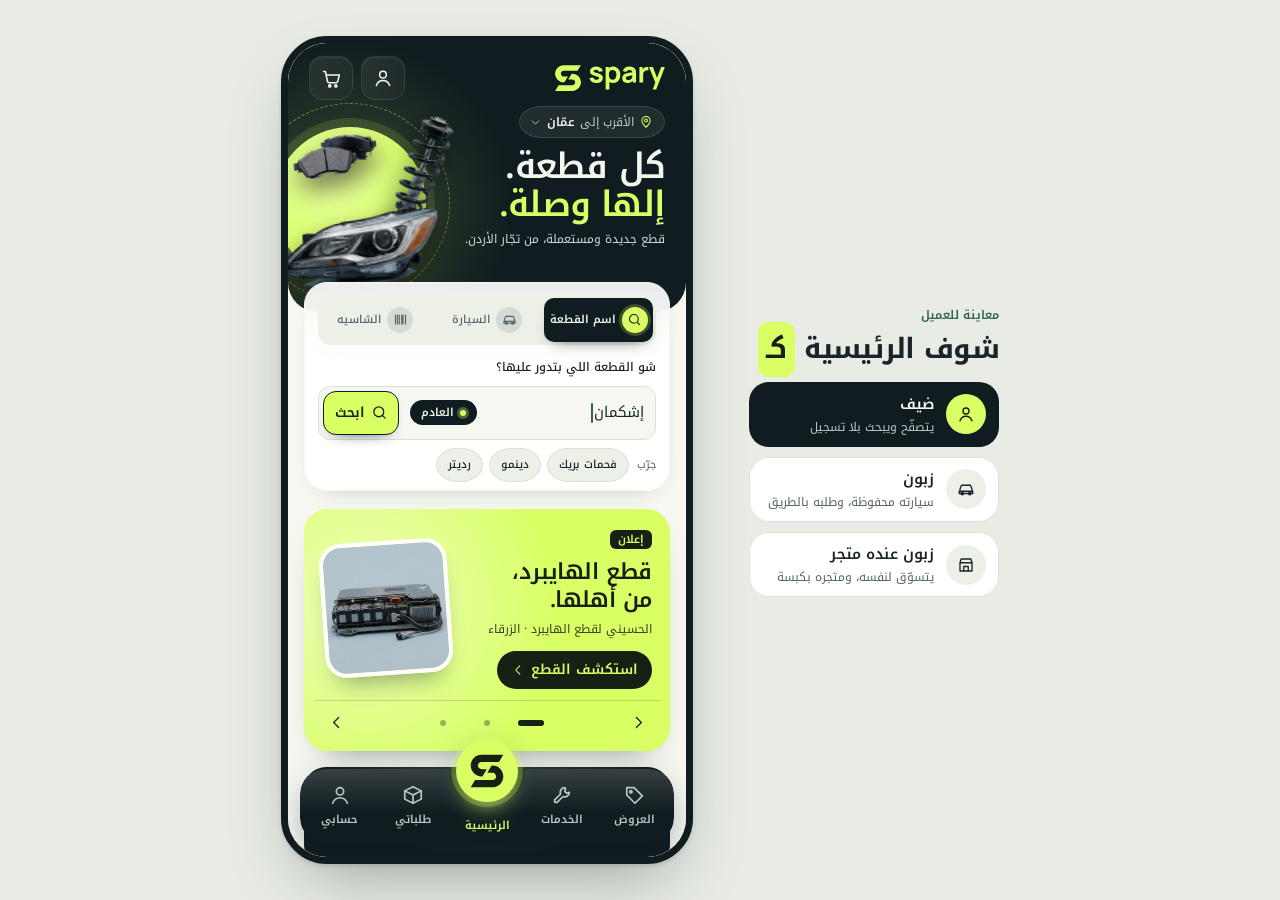
<file: index.html>
<!doctype html>
<html lang="ar" dir="rtl" data-palette="volt">
<head>
  <meta charset="utf-8">
  <meta name="viewport" content="width=device-width,initial-scale=1,viewport-fit=cover">
  <meta name="theme-color" content="#111c20">
  <title>Spary — الرئيسية</title>
  <link rel="preconnect" href="https://fonts.googleapis.com">
  <link rel="preconnect" href="https://fonts.gstatic.com" crossorigin>
  <link rel="stylesheet" href="https://fonts.googleapis.com/css2?family=Noto+Kufi+Arabic:wght@400;500;600;700&display=swap">
  <link rel="stylesheet" href="assets/style.css">
  <link rel="stylesheet" href="assets/home-sections.css">
  <link rel="stylesheet" href="assets/home.css">
  <link rel="stylesheet" href="assets/typography.css">
  
  
</head>
<body>
  <main class="presentation" aria-label="معاينة تطبيق Spary">
    <aside id="roles" class="roles" aria-label="أدوار المعاينة"></aside>
    <div class="device" id="device">
      <div id="app" class="app">
        <div id="screen" class="screen"></div>
        <nav id="dock" class="dock" aria-label="التنقل الرئيسي"></nav>
        <div id="toast" class="toast" role="status" hidden></div>
      </div>
    </div>
  </main>

  <dialog id="sheet" aria-labelledby="sheet-title">
    <div class="sheet-inner">
      <div class="sheet-top">
        <h2 id="sheet-title"></h2>
        <button class="icon-btn" id="sheet-close" aria-label="إغلاق"></button>
      </div>
      <div id="sheet-body"></div>
    </div>
  </dialog>

  <script src="assets/catalog.js"></script>
  <script src="assets/identity.js"></script>
  <script src="assets/whatsapp.js"></script>
  <script src="assets/home-sections.js"></script>
  <script src="assets/app.js"></script>
  <script src="assets/type-scale.js"></script>
</body>
</html>
</file>
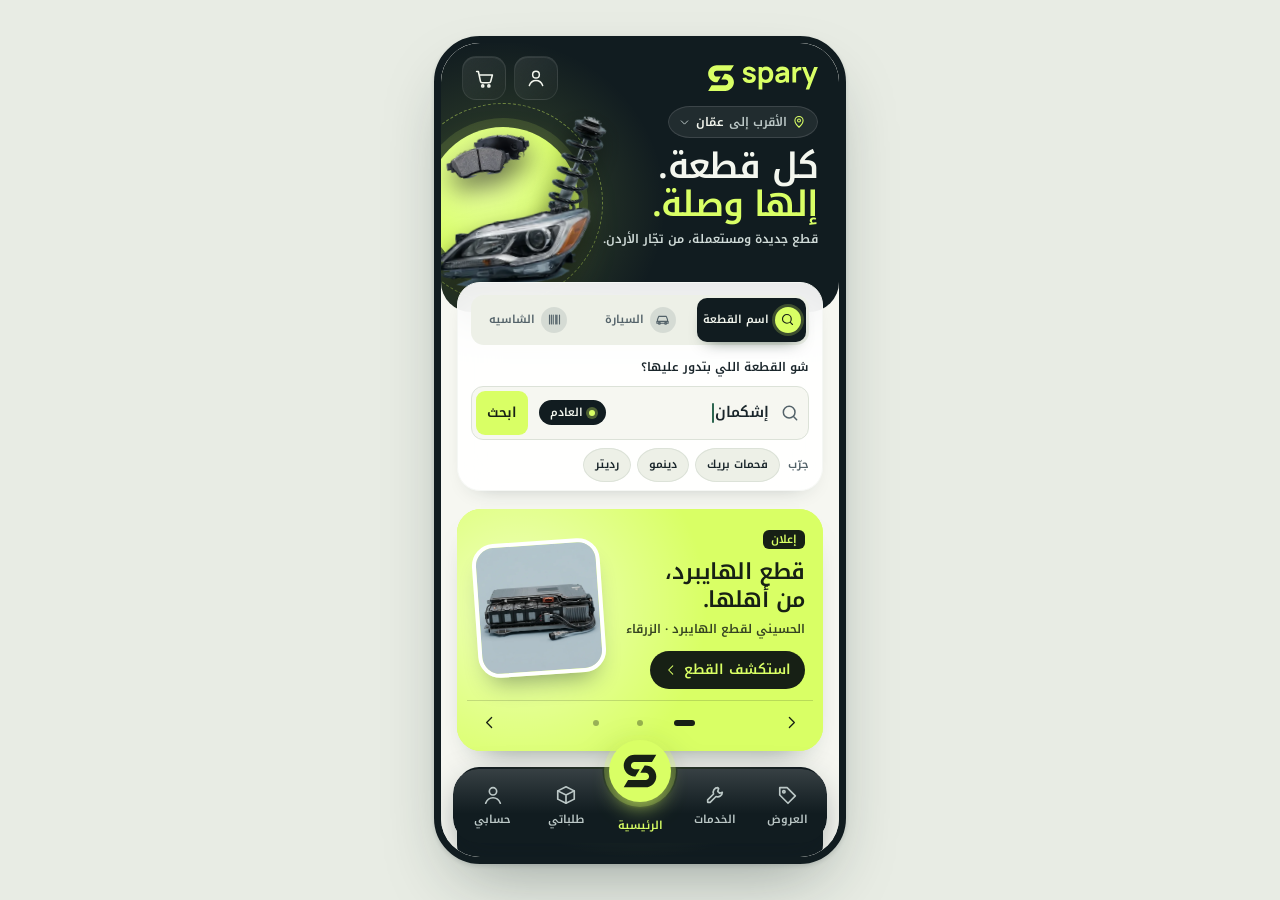
<file: target/index.html>
<!doctype html>
<html lang="ar" dir="rtl" data-palette="volt">
<head>
  <meta charset="utf-8">
  <meta name="viewport" content="width=device-width,initial-scale=1,viewport-fit=cover">
  <meta name="theme-color" content="#111c20">
  <title>Spary — الرئيسية</title>
  <link rel="preconnect" href="https://fonts.googleapis.com">
  <link rel="preconnect" href="https://fonts.gstatic.com" crossorigin>
  <link rel="stylesheet" href="https://fonts.googleapis.com/css2?family=Noto+Kufi+Arabic:wght@400;500;600;700&display=swap">
  <link rel="stylesheet" href="v12-assets/style.css">
  <link rel="stylesheet" href="v12-assets/home-sections.css">
  <link rel="stylesheet" href="v12-assets/home.css?v=featured-merchants-6">
  <link rel="stylesheet" href="v12-assets/typography.css">
  <meta name="description" content="الصفحة الرئيسية لتطبيق Spary: البحث عن القطع والعروض وخدمات السيارة.">
  <meta name="robots" content="noindex,nofollow">
</head>
<body>
  <main class="presentation" aria-label="معاينة تطبيق Spary">
    <div class="device" id="device">
      <div id="app" class="app">
        <div id="screen" class="screen"></div>
        <nav id="dock" class="dock" aria-label="التنقل الرئيسي"></nav>
        <div id="toast" class="toast" role="status" hidden></div>
      </div>
    </div>
  </main>

  <dialog id="sheet" aria-labelledby="sheet-title">
    <div class="sheet-inner">
      <div class="sheet-top">
        <h2 id="sheet-title"></h2>
        <button class="icon-btn" id="sheet-close" aria-label="إغلاق"></button>
      </div>
      <div id="sheet-body"></div>
    </div>
  </dialog>

  <script src="v12-assets/catalog.js?v=featured-merchants-6"></script>
  <script src="v12-assets/identity.js"></script>
  <script src="v12-assets/whatsapp.js"></script>
  <script src="v12-assets/home-sections.js?v=featured-merchants-6"></script>
  <script src="v12-assets/app.js?v=featured-merchants-6"></script>
  <script src="v12-assets/type-scale.js?v=category-4"></script>
</body>
</html>
</file>
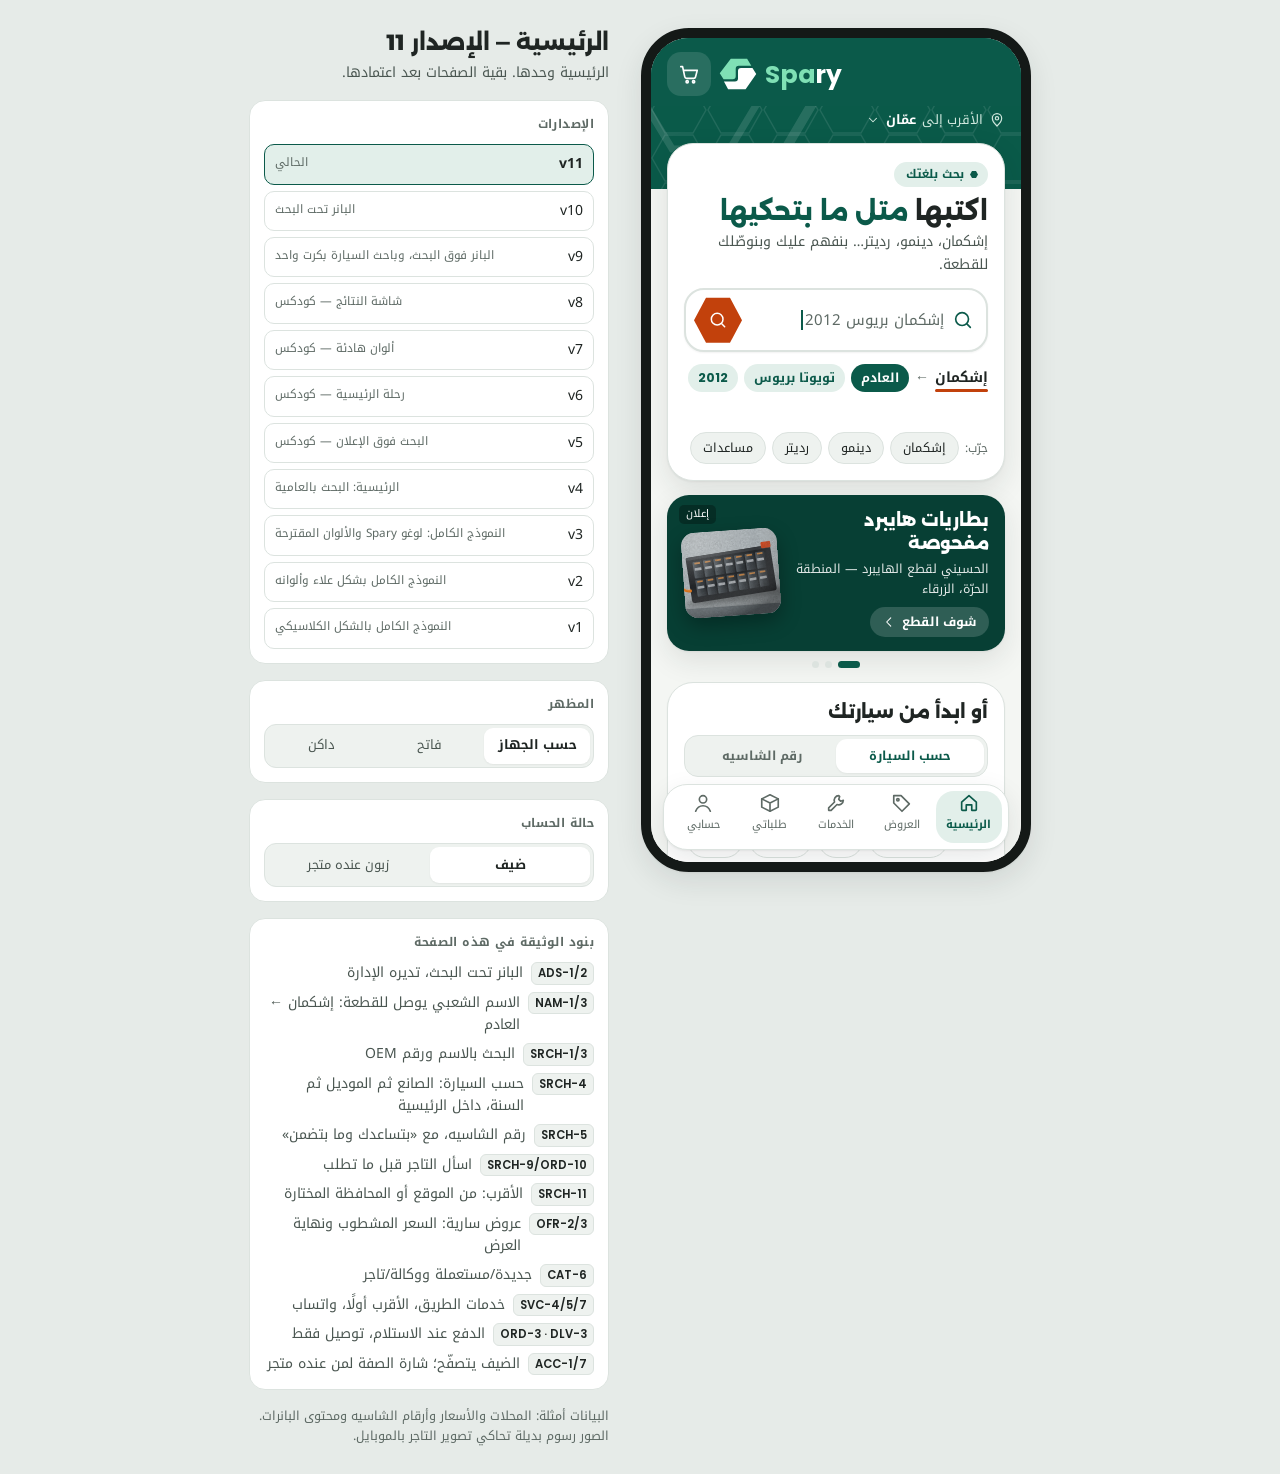
<file: versions/index.html>
<!doctype html>
<html lang="ar" dir="rtl">
<head>
<meta charset="utf-8">
<meta name="viewport" content="width=device-width, initial-scale=1, viewport-fit=cover">
<title>تطبيق زبون سوق القطع</title>
<meta name="claude:viewport-fit-sides" content="cover">
<link rel="preconnect" href="https://fonts.googleapis.com">
<link rel="preconnect" href="https://fonts.gstatic.com" crossorigin>
<link rel="stylesheet" href="https://fonts.googleapis.com/css2?family=Alexandria:wght@600;800&family=Noto+Kufi+Arabic:wght@400;500;700&family=Poppins:wght@600;700&display=swap">
<style>
/* Layout: phone home page. A green "workshop band" carries the logo, made of the logo's hex-nut, with the ad banner hanging off its edge;
   the hero is a search that translates Jordanian street names into official part names. Panel beside it: versions, controls, SRS clauses. */
:root{
  --ground:#E6EBE8; --bg:#F4F6F3; --surface:#FFFFFF; --surface-2:#EEF2EF; --line:#DCE3DF;
  --ink:#1F2523; --ink-2:#4A5651; --ink-3:#5E6A65;
  --brand:#0B5A4A; --brand-deep:#073F34; --brand-soft:#E2EFEA; --mint:#7FE0B5;
  --band:#0B5A4A; --band-ink:#FFFFFF; --band-ink-2:#CFE7DD; --hex:rgba(255,255,255,.07);
  --accent:#C2410C; --accent-hover:#A8380A; --accent-ink:#FFFFFF; --accent-soft:#FDEBDF;
  --plate:#E9EDEB; --plate-line:#B9C2BE; --rivet:#9AA5A0;
  --slide-1:#073F34; --slide-2:#1F2523; --slide-3:#7A2E0C; --on-slide:#FFFFFF;
  --on-brand:#FFFFFF; --ok:#1D7348; --scrim:rgba(20,26,24,.5);
  --shadow:0 1px 2px rgba(31,37,35,.06),0 10px 28px rgba(31,37,35,.10); --shadow-xs:0 1px 2px rgba(31,37,35,.06);
  --f-display:"Alexandria","Noto Kufi Arabic",Tahoma,sans-serif;
  --f-body:"Noto Kufi Arabic",Tahoma,sans-serif;
  --f-num:"Poppins","Segoe UI",sans-serif;
}
@media (prefers-color-scheme: dark){:root:not([data-theme="light"]){
  --ground:#0B110F; --bg:#111917; --surface:#18221F; --surface-2:#1F2B28; --line:#2B3834;
  --ink:#E8ECEA; --ink-2:#BCC6C2; --ink-3:#9AA6A1;
  --brand:#3FB58C; --brand-deep:#0B4A3D; --brand-soft:#15342C; --mint:#7FE0B5;
  --band:#0B4A3D; --band-ink:#FFFFFF; --band-ink-2:#BFDDD1; --hex:rgba(255,255,255,.06);
  --accent:#F0793B; --accent-hover:#F59563; --accent-ink:#1B0D05; --accent-soft:#3A2216;
  --plate:#26322F; --plate-line:#3B4A45; --rivet:#5C6B66;
  --slide-1:#0B4A3D; --slide-2:#26302D; --slide-3:#8A3A12; --on-slide:#FFFFFF;
  --on-brand:#062018; --ok:#5CC48C; --scrim:rgba(0,0,0,.62);
  --shadow:0 1px 2px rgba(0,0,0,.35),0 10px 28px rgba(0,0,0,.35); --shadow-xs:0 1px 2px rgba(0,0,0,.3); color-scheme:dark}}
:root[data-theme="dark"]{
  --ground:#0B110F; --bg:#111917; --surface:#18221F; --surface-2:#1F2B28; --line:#2B3834;
  --ink:#E8ECEA; --ink-2:#BCC6C2; --ink-3:#9AA6A1;
  --brand:#3FB58C; --brand-deep:#0B4A3D; --brand-soft:#15342C; --mint:#7FE0B5;
  --band:#0B4A3D; --band-ink:#FFFFFF; --band-ink-2:#BFDDD1; --hex:rgba(255,255,255,.06);
  --accent:#F0793B; --accent-hover:#F59563; --accent-ink:#1B0D05; --accent-soft:#3A2216;
  --plate:#26322F; --plate-line:#3B4A45; --rivet:#5C6B66;
  --slide-1:#0B4A3D; --slide-2:#26302D; --slide-3:#8A3A12; --on-slide:#FFFFFF;
  --on-brand:#062018; --ok:#5CC48C; --scrim:rgba(0,0,0,.62);
  --shadow:0 1px 2px rgba(0,0,0,.35),0 10px 28px rgba(0,0,0,.35); --shadow-xs:0 1px 2px rgba(0,0,0,.3); color-scheme:dark}

*{box-sizing:border-box}
body{background:var(--ground);color:var(--ink);font-family:var(--f-body);font-size:14px;line-height:1.6;
  padding-left:max(16px,env(safe-area-inset-left,0px));padding-right:max(16px,env(safe-area-inset-right,0px));padding-block:20px}
button,input,select{font:inherit;color:inherit}
button{cursor:pointer}
:focus-visible{outline:2px solid var(--brand);outline-offset:2px}
.num{font-family:var(--f-num);font-variant-numeric:tabular-nums}
.ltr{direction:ltr;unicode-bidi:isolate}

/* stage + panel */
.stage{display:grid;grid-template-columns:auto minmax(280px,360px);gap:32px;justify-content:center;align-items:start;max-width:1100px;margin:0 auto}
.device{width:390px;max-width:100%;height:844px;border:10px solid #141917;border-radius:48px;overflow:hidden;position:relative;background:var(--bg);box-shadow:var(--shadow)}
@media (max-width:860px){.stage{grid-template-columns:minmax(0,1fr);justify-items:center}.panel{width:100%;max-width:430px}}
@media (max-width:480px){.device{border:0;border-radius:20px;width:100%;height:calc(100dvh - 40px);min-height:600px}}
.panel{display:flex;flex-direction:column;gap:16px;min-width:0}
.panel h1{font-family:var(--f-display);font-size:22px;font-weight:800;margin:0;line-height:1.35;text-wrap:balance}
.panel p{margin:0}
.pbox{background:var(--surface);border:1px solid var(--line);border-radius:16px;padding:14px;display:flex;flex-direction:column;gap:10px;min-width:0}
.pbox h2{font-size:12px;letter-spacing:.03em;color:var(--ink-3);margin:0;font-weight:700}
.vers{display:flex;flex-direction:column;gap:6px;margin:0;padding:0;list-style:none}
.vers a,.vers span{display:flex;justify-content:space-between;gap:8px;padding:8px 10px;border-radius:10px;border:1px solid var(--line);color:var(--ink);text-decoration:none}
.vers a:hover{border-color:var(--brand)}
.vers .cur{background:var(--brand-soft);border-color:var(--brand);font-weight:700}
.vers small{color:var(--ink-3);font-weight:400}
.seg{display:flex;background:var(--surface-2);border:1px solid var(--line);border-radius:12px;padding:3px;gap:2px}
.seg button{flex:1;border:0;background:transparent;border-radius:9px;min-height:36px;font-size:13px;color:var(--ink-2)}
.seg button[aria-pressed=true]{background:var(--surface);color:var(--ink);font-weight:700;box-shadow:var(--shadow-xs)}
.refs{display:flex;flex-direction:column;gap:7px;margin:0;padding:0;list-style:none}
.refs li{display:grid;grid-template-columns:auto 1fr;gap:8px;align-items:baseline}
.refs code{font-family:var(--f-num);font-size:11.5px;font-weight:600;background:var(--surface-2);border:1px solid var(--line);border-radius:6px;padding:1px 6px;direction:ltr;white-space:nowrap}
.refs span{color:var(--ink-2);min-width:0}
.pnote{font-size:12.5px;color:var(--ink-3)}

/* app */
.app{height:100%;position:relative;background:var(--bg);display:flex;flex-direction:column}
.scroll{flex:1;overflow-y:auto;overscroll-behavior:contain;min-height:0;padding-bottom:104px;scrollbar-width:none}
.scroll::-webkit-scrollbar{display:none}

/* the band */
.band{background-color:var(--band);color:var(--band-ink);padding:0 16px 70px;position:relative;
  background-image:url("data:image/svg+xml,%3Csvg xmlns='http://www.w3.org/2000/svg' width='56' height='48' viewBox='0 0 56 48'%3E%3Cpath d='M14 1h28l13 23-13 23H14L1 24z' fill='none' stroke='white' stroke-width='1.4'/%3E%3C/svg%3E");
  background-size:56px 48px;background-blend-mode:normal}
.band::after{content:"";position:absolute;inset:0;background:var(--band);opacity:.9;pointer-events:none}
.band > *{position:relative;z-index:1}
.hdr{position:sticky;top:0;z-index:5;display:flex;align-items:center;gap:8px;padding:14px 16px 10px;margin:0 -16px;background:var(--band)}
.logo{display:flex;align-items:center;gap:8px;direction:ltr;flex:1}
.logo .wm{font-family:var(--f-num);font-weight:700;font-size:25px;letter-spacing:-.01em;color:var(--mint);line-height:1}
.logo .wm b{color:var(--band-ink);font-weight:700}
.ibtn{width:44px;height:44px;border-radius:14px;border:0;background:rgba(255,255,255,.12);color:var(--band-ink);display:grid;place-items:center;position:relative;flex:none}
.ibtn:hover{background:rgba(255,255,255,.2)}
.ibtn .dot{position:absolute;top:-3px;inset-inline-end:-3px;min-width:20px;height:20px;border-radius:10px;background:var(--accent);color:var(--accent-ink);font:700 11px/20px var(--f-num);padding:0 5px;border:2px solid var(--band)}
.rolepill{display:flex;align-items:center;gap:6px;height:38px;padding:0 12px;border-radius:999px;border:1px solid rgba(255,255,255,.3);background:rgba(255,255,255,.12);color:var(--band-ink);font-weight:700;font-size:13px}
.loc{display:flex;align-items:center;gap:6px;border:0;background:none;color:var(--band-ink-2);padding:4px 0 0;font-size:13px}
.loc b{color:var(--band-ink)}

/* banner hanging off the band */
.bnr{margin:-58px 16px 0;position:relative;z-index:2}
.bnr-track{display:flex;overflow-x:auto;scroll-snap-type:x mandatory;border-radius:22px;box-shadow:var(--shadow);scrollbar-width:none}
.bnr-track::-webkit-scrollbar{display:none}
.slide{flex:0 0 100%;scroll-snap-align:start;min-height:148px;display:grid;grid-template-columns:minmax(0,1fr) 120px;gap:10px;align-items:center;padding:16px;color:var(--on-slide);position:relative;border:0;text-align:start}
.slide .st1{display:block;font-family:var(--f-display);font-weight:800;font-size:19px;line-height:1.35;margin:0 0 4px;text-wrap:balance}
.slide .st2{display:block;margin:0;font-size:12.5px;opacity:.88}
.slide .cta{display:inline-flex;align-items:center;gap:6px;margin-top:10px;font-weight:700;font-size:12.5px;background:rgba(255,255,255,.16);padding:5px 12px;border-radius:999px}
.slide img{width:120px;height:110px;object-fit:cover;border-radius:16px;transform:rotate(-4deg);box-shadow:0 8px 20px rgba(0,0,0,.3)}
.slide .ad{position:absolute;top:10px;inset-inline-end:12px;font-size:10.5px;background:rgba(0,0,0,.28);padding:1px 7px;border-radius:5px;z-index:1}
.dots{display:flex;justify-content:center;gap:6px;padding:10px 0 0}
.dots button{width:7px;height:7px;border-radius:4px;border:0;padding:0;background:var(--line);transition:width .25s}
.dots button[aria-current=true]{width:22px;background:var(--brand)}

/* hero search */
.sec{padding:22px 16px 0}
.hero-t{font-family:var(--f-display);font-weight:800;font-size:26px;line-height:1.3;margin:0;text-wrap:balance}
.hero-t em{font-style:normal;color:var(--brand)}
.hero-s{margin:4px 0 14px;color:var(--ink-2)}
.sbox{display:flex;align-items:center;gap:8px;background:var(--surface);border:2px solid var(--line);border-radius:20px;padding:6px 6px 6px 8px;box-shadow:var(--shadow-xs);position:relative;transition:border-color .2s}
.sbox:focus-within{border-color:var(--brand)}
.sbox > svg{flex:none;color:var(--brand);margin-inline-start:6px}
.sfield{position:relative;flex:1;min-width:0;height:44px}
.sfield input{position:absolute;inset:0;width:100%;border:0;background:transparent;outline:none;font-size:15px;color:var(--ink)}
.ghost{position:absolute;inset:0;display:flex;align-items:center;font-size:15px;color:var(--ink-3);pointer-events:none;white-space:nowrap;overflow:hidden}
.ghost i{display:inline-block;width:2px;height:20px;background:var(--brand);margin-inline-start:2px;animation:blink 1s steps(1) infinite}
@keyframes blink{50%{opacity:0}}
.sgo{width:48px;height:48px;flex:none;border:0;background:var(--accent);color:var(--accent-ink);display:grid;place-items:center;clip-path:polygon(25% 3%,75% 3%,100% 50%,75% 97%,25% 97%,0 50%)}
.sgo:hover{background:var(--accent-hover)}
.xl8{display:flex;flex-wrap:wrap;align-items:center;gap:6px;min-height:36px;margin-top:10px}
.xl8 .said{font-weight:700;color:var(--ink)}
.xl8 .arr{color:var(--ink-3)}
.pill{display:inline-flex;align-items:center;gap:4px;height:28px;padding:0 10px;border-radius:999px;font-size:12.5px;font-weight:700;white-space:nowrap}
.pill.part{background:var(--brand);color:var(--on-brand)}
.pill.car{background:var(--brand-soft);color:var(--brand)}
.pill.oem{background:var(--surface-2);color:var(--ink);border:1px solid var(--line);font-family:var(--f-num)}
.xl8 .lbl{font-size:12px;color:var(--ink-3)}
@media (prefers-reduced-motion:no-preference){.xl8 > *{animation:pop .35s ease-out both}.xl8 > *:nth-child(2){animation-delay:.06s}.xl8 > *:nth-child(3){animation-delay:.12s}.xl8 > *:nth-child(4){animation-delay:.18s}.xl8 > *:nth-child(5){animation-delay:.24s}
  @keyframes pop{from{opacity:0;transform:translateY(6px) scale(.96)}}}
.go-row{display:flex;justify-content:flex-end}
.go-row button{border:0;background:none;color:var(--brand);font-weight:700;padding:6px 0}

/* entry tiles */
.tiles{display:grid;grid-template-columns:1fr 1fr;gap:10px;padding:16px 16px 0}
.tile{display:flex;flex-direction:column;align-items:flex-start;gap:8px;padding:14px;background:var(--surface);border:1px solid var(--line);border-radius:20px;text-align:start;min-width:0;box-shadow:var(--shadow-xs)}
.tile:hover{border-color:var(--brand)}
.hexi{width:42px;height:38px;display:grid;place-items:center;background:var(--brand-soft);color:var(--brand);clip-path:polygon(25% 0,75% 0,100% 50%,75% 100%,25% 100%,0 50%)}
.tile b{font-size:15px;line-height:1.3}
.tile .sub{font-size:12px;color:var(--ink-3);line-height:1.4}
.makes{display:flex;gap:4px;flex-wrap:wrap}
.makes span{font-size:11px;padding:1px 7px;border-radius:999px;background:var(--surface-2);border:1px solid var(--line);color:var(--ink-2)}
.plate{width:100%;background:var(--plate);border:1px solid var(--plate-line);border-radius:8px;padding:6px 18px;position:relative;direction:ltr;font-family:ui-monospace,"Cascadia Mono",Consolas,monospace;font-size:11.5px;letter-spacing:.09em;color:var(--ink);white-space:nowrap;overflow:hidden}
.plate::before,.plate::after{content:"";position:absolute;top:50%;width:6px;height:6px;margin-top:-3px;border-radius:50%;background:var(--rivet)}
.plate::before{left:6px}.plate::after{right:6px}
.plate small{display:block;font-size:8.5px;letter-spacing:.2em;color:var(--ink-3)}
.plate .rest{color:var(--ink-3)}

/* trust strip */
.trust{display:grid;grid-template-columns:repeat(3,minmax(0,1fr));gap:8px;padding:16px 16px 0}
.trust div{display:flex;flex-direction:column;align-items:center;text-align:center;gap:4px;font-size:11.5px;font-weight:700;color:var(--ink-2);padding:10px 4px;border-radius:14px;background:var(--surface-2)}
.trust svg{color:var(--brand)}

/* section heads */
.sh{display:flex;align-items:baseline;justify-content:space-between;gap:8px;padding:26px 16px 10px}
.sh h2{font-family:var(--f-display);font-weight:800;font-size:19px;margin:0;display:flex;align-items:center;gap:8px}
.sh h2::before{content:"";width:10px;height:9px;background:var(--brand);clip-path:polygon(25% 0,75% 0,100% 50%,75% 100%,25% 100%,0 50%);flex:none}
.sh button{border:0;background:none;color:var(--brand);font-weight:700;font-size:13px;padding:6px 0}
.rail{display:flex;gap:12px;overflow-x:auto;padding:0 16px 6px;scroll-snap-type:x proximity;scrollbar-width:none}
.rail::-webkit-scrollbar{display:none}

/* offer card with a hanging price tag */
.oc{flex:0 0 178px;scroll-snap-align:start;display:flex;flex-direction:column;gap:8px;padding:8px;background:var(--surface);border:1px solid var(--line);border-radius:20px;box-shadow:var(--shadow-xs);min-width:0}
.oc-open{display:flex;flex-direction:column;gap:5px;border:0;background:none;padding:0;text-align:start;min-width:0}
.oc-img{position:relative;border-radius:14px;overflow:hidden;aspect-ratio:1;background:var(--surface-2)}
.oc-img img{width:100%;height:100%;object-fit:cover;display:block}
.tag{position:absolute;top:10px;inset-inline-start:-2px;background:var(--accent);color:var(--accent-ink);font:700 13px/1 var(--f-num);padding:7px 16px 7px 10px;
  clip-path:polygon(0 0,100% 0,calc(100% - 9px) 50%,100% 100%,0 100%)}
[dir=rtl] .tag{clip-path:polygon(0 0,100% 0,100% 100%,0 100%,9px 50%);padding:7px 10px 7px 16px}
.pills{display:flex;gap:4px;flex-wrap:wrap}
.pills span{font-size:10.5px;font-weight:700;padding:1px 7px;border-radius:999px;background:var(--surface-2);color:var(--ink-2)}
.pills .new{background:var(--brand-soft);color:var(--brand)}
.oc .t{font-weight:700;font-size:13.5px;line-height:1.45;display:-webkit-box;-webkit-line-clamp:2;-webkit-box-orient:vertical;overflow:hidden}
.oc .fit{font-size:11.5px;color:var(--ink-3);white-space:nowrap;overflow:hidden;text-overflow:ellipsis}
.pr{display:flex;align-items:baseline;gap:6px;flex-wrap:wrap}
.pr b{font:700 18px/1 var(--f-num);color:var(--ink)}
.pr small{font-size:11px;color:var(--ink-3)}
.pr s{font:500 12px var(--f-num);color:var(--ink-3)}
.ends{font-size:11.5px;color:var(--accent);font-weight:700;display:flex;align-items:center;gap:4px}
.seller{font-size:11.5px;color:var(--ink-2);display:flex;align-items:center;gap:4px;min-width:0;white-space:nowrap;overflow:hidden;text-overflow:ellipsis}
.seller .st{color:#D99A00;display:inline-flex}
.add{min-height:40px;border-radius:14px;border:0;background:var(--accent);color:var(--accent-ink);font-weight:700;font-size:13px;display:flex;align-items:center;justify-content:center;gap:6px}
.add:hover{background:var(--accent-hover)}
.add.in{background:var(--brand-soft);color:var(--brand)}

/* services */
.types{display:flex;gap:10px;overflow-x:auto;padding:0 16px 4px;scrollbar-width:none}
.types::-webkit-scrollbar{display:none}
.type{flex:none;width:72px;display:flex;flex-direction:column;align-items:center;gap:6px;border:0;background:none;padding:0;font-size:11.5px;color:var(--ink-2);text-align:center;line-height:1.3}
.type span:first-child{width:56px;height:52px;display:grid;place-items:center;background:var(--surface);border:1px solid var(--line);color:var(--brand);clip-path:polygon(25% 0,75% 0,100% 50%,75% 100%,25% 100%,0 50%)}
.svcs{display:flex;flex-direction:column;gap:10px;padding:12px 16px 0}
.sc{display:grid;grid-template-columns:60px minmax(0,1fr) auto;gap:12px;align-items:center;padding:10px;background:var(--surface);border:1px solid var(--line);border-radius:20px;box-shadow:var(--shadow-xs)}
.sc img{width:60px;height:60px;border-radius:14px;object-fit:cover;display:block}
.sc b{display:block;font-size:14px}
.sc .m{font-size:12px;color:var(--ink-3)}
.wa{min-height:40px;padding:0 12px;border-radius:14px;border:0;background:var(--brand);color:var(--on-brand);font-weight:700;font-size:12.5px;display:flex;align-items:center;gap:6px}

/* floating bottom nav */
.nav{position:absolute;inset-inline:12px;bottom:12px;display:grid;grid-template-columns:repeat(5,1fr);background:var(--surface);border:1px solid var(--line);border-radius:24px;padding:6px;box-shadow:var(--shadow);z-index:10}
.nav button{border:0;background:none;display:flex;flex-direction:column;align-items:center;gap:2px;min-height:52px;font-size:11px;color:var(--ink-3);border-radius:18px}
.nav button[aria-current=page]{color:var(--brand);font-weight:700;background:var(--brand-soft)}

.toast{position:absolute;inset-inline:16px;bottom:96px;background:var(--ink);color:var(--bg);padding:12px 14px;border-radius:14px;font-size:13.5px;z-index:20;box-shadow:var(--shadow)}
.sr{position:absolute;width:1px;height:1px;overflow:hidden;clip:rect(0 0 0 0)}

/* ---------- v9: compact hanging banner, search card, one finder for car and VIN, roadside card ---------- */
:root{--road:#1F2523; --road-ink:#FFFFFF; --road-ink-2:rgba(255,255,255,.74)}
@media (prefers-color-scheme: dark){:root:not([data-theme="light"]){--road:#24302C}}
:root[data-theme="dark"]{--road:#24302C}
.band{padding-bottom:62px}
.bnr{margin-top:-50px}
.slide{min-height:118px;grid-template-columns:minmax(0,1fr) 96px;padding:14px 16px}
.slide .st1{font-size:17px}
.slide img{width:96px;height:86px;border-radius:14px}
.slide .cta{margin-top:8px}
.card9{margin:14px 16px 0;background:var(--surface);border:1px solid var(--line);border-radius:26px;padding:18px 16px 16px;box-shadow:var(--shadow-xs)}
.eyebrow{display:inline-flex;align-items:center;gap:6px;font-size:12px;font-weight:700;color:var(--brand);background:var(--brand-soft);padding:3px 10px 3px 12px;border-radius:999px;margin-bottom:8px}
.eyebrow i{width:8px;height:7px;background:var(--brand);clip-path:polygon(25% 0,75% 0,100% 50%,75% 100%,25% 100%,0 50%)}
.card9 .hero-t{font-size:25px}
.card9 .hero-s{margin-bottom:12px}
.xl8{min-height:66px;align-content:flex-start;margin-top:12px}
.try{display:flex;align-items:center;gap:6px;overflow-x:auto;scrollbar-width:none;padding-top:2px}
.try::-webkit-scrollbar{display:none}
.try > span{font-size:12px;color:var(--ink-3);flex:none}
.try button{flex:none;height:32px;padding:0 12px;border-radius:999px;border:1px solid var(--line);background:var(--surface-2);font-size:12.5px;color:var(--ink)}
.try button:hover{border-color:var(--brand);color:var(--brand)}
.fhead{display:flex;align-items:center;justify-content:space-between;gap:10px;margin-bottom:14px}
.fhead h2{font-family:var(--f-display);font-weight:800;font-size:18px;margin:0;line-height:1.3}
.tabs2{display:flex;background:var(--surface-2);border:1px solid var(--line);border-radius:14px;padding:3px;flex:none}
.tabs2 button{border:0;background:none;border-radius:11px;padding:7px 11px;font-size:12.5px;font-weight:700;color:var(--ink-3)}
.tabs2 button[aria-selected=true]{background:var(--surface);color:var(--brand);box-shadow:var(--shadow-xs)}
.steps{display:flex;flex-direction:column;gap:12px;margin:0;padding:0;list-style:none}
.step{display:grid;grid-template-columns:30px minmax(0,1fr);gap:10px;align-items:start}
.step .n{width:30px;height:27px;display:grid;place-items:center;font:700 12px/1 var(--f-num);background:var(--surface-2);color:var(--ink-3);clip-path:polygon(25% 0,75% 0,100% 50%,75% 100%,25% 100%,0 50%)}
.step.done .n{background:var(--brand);color:var(--on-brand)}
.step.now .n{background:var(--accent);color:var(--accent-ink)}
.step .lab{font-size:12px;color:var(--ink-3);line-height:27px}
.step.done .lab{display:flex;align-items:center;justify-content:space-between;gap:8px;color:var(--ink);font-weight:700;font-size:14px}
.step.done .lab button{border:0;background:none;color:var(--brand);font-size:12px;font-weight:700;padding:0}
.step.todo{opacity:.55}
.chips{display:flex;gap:6px;overflow-x:auto;scrollbar-width:none;padding:4px 0 2px}
.chips::-webkit-scrollbar{display:none}
.chips button{flex:none;height:36px;padding:0 13px;border-radius:999px;border:1px solid var(--line);background:var(--surface);font-size:13px;font-weight:500;color:var(--ink)}
.chips button:hover{border-color:var(--brand);color:var(--brand)}
.chips.yr button{font-family:var(--f-num);font-weight:600}
.fgo{margin-top:14px;width:100%;min-height:48px;border-radius:16px;border:0;background:var(--accent);color:var(--accent-ink);font-weight:700;font-size:14px;display:flex;align-items:center;justify-content:center;gap:8px}
.fgo:hover{background:var(--accent-hover)}
.fgo[aria-disabled=true]{background:var(--surface-2);color:var(--ink-3);cursor:default}
.vinbox{background:var(--plate);border:1px solid var(--plate-line);border-radius:14px;padding:8px 28px 10px;position:relative;direction:ltr}
.vinbox::before,.vinbox::after{content:"";position:absolute;top:50%;width:7px;height:7px;margin-top:-3px;border-radius:50%;background:var(--rivet)}
.vinbox::before{left:10px}.vinbox::after{right:10px}
.vinbox small{display:flex;justify-content:space-between;font-size:10px;letter-spacing:.18em;color:var(--ink-3);font-family:var(--f-num)}
.vinbox input{width:100%;border:0;background:transparent;outline:none;font-family:ui-monospace,"Cascadia Mono",Consolas,monospace;font-size:17px;letter-spacing:.12em;text-transform:uppercase;color:var(--ink);padding:2px 0 0}
.vinbox:focus-within{border-color:var(--brand)}
.vhelp{display:flex;justify-content:space-between;align-items:center;gap:8px;font-size:12px;color:var(--ink-3);margin-top:8px}
.vhelp button{border:0;background:none;color:var(--brand);font-weight:700;font-size:12px;padding:0;flex:none}
.honest{display:flex;gap:6px;align-items:flex-start;font-size:12px;color:var(--ink-3);margin-top:10px;line-height:1.5}
.honest svg{flex:none;margin-top:2px;color:var(--brand)}
.trust{padding-top:14px}
.oc{flex-basis:186px}
.road{margin:28px 16px 0;border-radius:26px;padding:18px 16px 16px;background:var(--road);color:var(--road-ink);position:relative;overflow:hidden}
.road::after{content:"";position:absolute;width:190px;height:164px;inset-inline-start:-58px;top:-46px;opacity:.09;pointer-events:none;
  background:url("data:image/svg+xml,%3Csvg xmlns='http://www.w3.org/2000/svg' viewBox='0 0 100 84'%3E%3Cpath d='M26 3h48l23 39-23 39H26L3 42z' fill='none' stroke='white' stroke-width='5'/%3E%3C/svg%3E") center/contain no-repeat}
.road > *{position:relative;z-index:1}
.road .ey{font-size:12px;font-weight:700;color:var(--mint)}
.road h2{font-family:var(--f-display);font-weight:800;font-size:23px;line-height:1.3;margin:2px 0 4px}
.road p{margin:0 0 14px;color:var(--road-ink-2);font-size:13px}
.road .grid4{display:grid;grid-template-columns:repeat(4,minmax(0,1fr));gap:8px}
.road .type{width:auto;color:var(--road-ink-2)}
.road .type span:first-child{background:rgba(255,255,255,.1);border:0;color:var(--mint);width:54px;height:48px}
.road .all{margin-top:14px;display:flex;justify-content:space-between;align-items:center;gap:8px}
.road .all span{font-size:12px;color:var(--road-ink-2)}
.road .all button{border:0;background:var(--mint);color:#062018;font-weight:700;font-size:12.5px;border-radius:999px;padding:7px 14px}
.svcs{padding-top:12px}
.fhead{flex-direction:column;align-items:stretch}
.tabs2 button{flex:1}
.rolepill{white-space:nowrap}

/* v10: the search card hangs off the band; the banner sits under it */
.band{padding-bottom:58px}
.hero9{margin-top:-46px;position:relative;z-index:2;box-shadow:var(--shadow)}
.bnr{margin:14px 16px 0}

/* v11: band mark, slimmer trust row, offer countdown, alive moments */
.band::before{content:"";position:absolute;width:240px;height:206px;inset-inline-end:-70px;top:-40px;opacity:.12;z-index:1;pointer-events:none;
  background:url("data:image/svg+xml,%3Csvg xmlns='http://www.w3.org/2000/svg' viewBox='0 0 100 84'%3E%3Cpath d='M26 3h48l23 39-23 39H26L3 42z' fill='none' stroke='white' stroke-width='4'/%3E%3Cpath d='M38 22h24l12 20-12 20H38L26 42z' fill='none' stroke='white' stroke-width='3'/%3E%3C/svg%3E") center/contain no-repeat}
.hdr,.loc{z-index:5}
.trust{display:flex;gap:0;margin:14px 16px 0;padding:10px 4px;background:var(--surface);border:1px solid var(--line);border-radius:18px;box-shadow:var(--shadow-xs)}
.trust div{flex:1;flex-direction:row;align-items:center;text-align:start;gap:8px;background:none;border-radius:0;padding:2px 10px;font-size:11.5px;line-height:1.35;border-inline-start:1px solid var(--line);min-width:0}
.trust div:first-child{border-inline-start:0}
.trust svg{flex:none}
.sh{padding-bottom:4px}
.cd{margin:0 16px 10px;font-size:12px;color:var(--accent);font-weight:700;display:flex;align-items:center;gap:6px}
.cd b{font-size:13px;letter-spacing:.02em}
.xl8 .said{position:relative}
.xl8 .said::after{content:"";position:absolute;inset-inline:0;bottom:-3px;height:3px;border-radius:2px;background:var(--accent)}
.dots button[aria-current=true]{position:relative;overflow:hidden;background:var(--line)}
.dots button[aria-current=true]::after{content:"";position:absolute;inset:0;background:var(--brand)}
.oc-img img{transition:transform .35s ease}
.oc-open:hover .oc-img img{transform:scale(1.04)}
.add{transition:transform .12s ease}
.add:active{transform:scale(.97)}
@media (prefers-reduced-motion:no-preference){
  .xl8 .said::after{transform-origin:right;animation:under .45s .1s ease-out both}
  @keyframes under{from{transform:scaleX(0)}}
  .dots button[aria-current=true]::after{transform-origin:right;animation:fill 5.2s linear both}
  @keyframes fill{from{transform:scaleX(0)}}
  .dot.bump{animation:bump .5s ease-out}
  @keyframes bump{40%{transform:scale(1.4)}}
  .add.in{animation:okpop .35s ease-out}
  @keyframes okpop{50%{transform:scale(1.04)}}
}
.band{overflow:clip}
</style>
</head>
<body>
<div class="stage">
  <div class="device"><div class="app" id="app" dir="rtl" lang="ar"></div></div>
  <aside class="panel" id="panel" aria-label="لوحة المعاينة"></aside>
</div>
<script>
/* ---------- icons (stroke, currentColor) ---------- */
const P = {
  search:'<circle cx="11" cy="11" r="7"/><path d="m20 20-3.5-3.5"/>',
  cart:'<path d="M3 4h2l2.4 11.2a2 2 0 0 0 2 1.6h7.7a2 2 0 0 0 2-1.5L21 8H6"/><circle cx="10" cy="20.5" r="1.2"/><circle cx="17" cy="20.5" r="1.2"/>',
  back:'<path d="M9 5l7 7-7 7"/>', chev:'<path d="M15 5l-7 7 7 7"/>', down:'<path d="m6 9 6 6 6-6"/>',
  home:'<path d="M4 11 12 4l8 7v8a1 1 0 0 1-1 1h-4v-6h-6v6H5a1 1 0 0 1-1-1z"/>',
  tag:'<path d="M3 12V4h8l9 9-8 8z"/><circle cx="7.5" cy="8.5" r="1.3"/>',
  wrench:'<path d="M15 4a5 5 0 0 0-4.6 6.9L4 17.3V20h2.7l6.4-6.4A5 5 0 0 0 20 9l-3 1-2-2 1-3z"/>',
  box:'<path d="M3 7.5 12 3l9 4.5v9L12 21l-9-4.5z"/><path d="M3 7.5 12 12l9-4.5M12 12v9"/>',
  user:'<circle cx="12" cy="8" r="4"/><path d="M4 21c1.5-4 4.5-6 8-6s6.5 2 8 6"/>',
  star:'<path fill="currentColor" stroke="none" d="M12 3.5l2.6 5.3 5.9.9-4.3 4.1 1 5.8L12 16.9l-5.2 2.7 1-5.8-4.3-4.1 5.9-.9z"/>',
  phone:'<path d="M5 4h4l2 5-2.5 1.5a11 11 0 0 0 5 5L15 13l5 2v4a2 2 0 0 1-2 2A16 16 0 0 1 3 6a2 2 0 0 1 2-2"/>',
  truck:'<path d="M3 6h11v10H3zM14 9h4l3 3v4h-7"/><circle cx="7" cy="17.5" r="1.8"/><circle cx="17" cy="17.5" r="1.8"/>',
  filter:'<path d="M4 6h16M7 12h10M10 18h4"/>', sort:'<path d="M7 4v16M4 7l3-3 3 3M17 20V4M14 17l3 3 3-3"/>',
  check:'<path d="m5 12 5 5 9-10"/>', x:'<path d="M6 6l12 12M18 6 6 18"/>', upload:'<path d="M12 16V4M7 9l5-5 5 5M4 20h16"/>',
  chat:'<path d="M4 20l1.3-4A8 8 0 1 1 8 19z"/><path d="M9 10.5c.5 2 2 3.5 4.5 4.5"/>',
  pin:'<path d="M12 21s-7-6.2-7-11.5a7 7 0 0 1 14 0C19 14.8 12 21 12 21z"/><circle cx="12" cy="9.5" r="2.5"/>',
  alert:'<path d="M12 3 2 20h20z"/><path d="M12 10v4M12 17h.01"/>', info:'<circle cx="12" cy="12" r="9"/><path d="M12 11v5M12 8h.01"/>',
  store:'<path d="M4 9l1.5-5h13L20 9M4 9v11h16V9M4 9h16M9 20v-6h6v6"/>', clock:'<circle cx="12" cy="12" r="9"/><path d="M12 7v5l3 2"/>',
  globe:'<circle cx="12" cy="12" r="9"/><path d="M3 12h18M12 3c3 3.5 3 14.5 0 18M12 3c-3 3.5-3 14.5 0 18"/>',
  help:'<circle cx="12" cy="12" r="9"/><path d="M9.5 9.5a2.5 2.5 0 1 1 3.5 2.3c-.7.3-1 .9-1 1.7M12 17h.01"/>',
  car:'<path d="M4 15v-3l2-5h12l2 5v3"/><path d="M3 15h18v3H3z"/><circle cx="7" cy="18" r="1.6"/><circle cx="17" cy="18" r="1.6"/>',
  vin:'<path d="M4 5v14M7 5v14M10 5v14M14 5v14M16 5v14M20 5v14"/>', swap:'<path d="M7 4 3 8l4 4M3 8h14M17 20l4-4-4-4M21 16H7"/>',
  shield:'<path d="M12 3 4 6v6c0 5 3.5 8 8 9 4.5-1 8-4 8-9V6z"/>', logout:'<path d="M14 4h5v16h-5M10 8l-4 4 4 4M6 12h10"/>',
  trash:'<path d="M4 7h16M9 7V4h6v3M6 7l1 13h10l1-13"/>', ret:'<path d="M9 14 4 9l5-5"/><path d="M4 9h10a6 6 0 0 1 0 12h-3"/>',
  doc:'<path d="M6 3h8l4 4v14H6z"/><path d="M14 3v4h4"/>', heavy:'<path d="M8 8a4 4 0 1 1 8 0M5 9h14l2 12H3z"/>',
  plus:'<path d="M12 5v14M5 12h14"/>', supply:'<path d="M3 7h13v10H3zM16 10h3l2 3v4h-5"/><path d="M7 11h5"/>',
};
const ic = (n, s=22, extra='') => `<svg width="${s}" height="${s}" viewBox="0 0 24 24" fill="none" stroke="currentColor" stroke-width="1.8" stroke-linecap="round" stroke-linejoin="round" aria-hidden="true" ${extra}>${P[n]||''}</svg>`;

/* ---------- photo-like placeholders: phone shots of real parts on a bench ---------- */
const BG = { concrete:['#9A9B96','#62645F'], wood:['#A47C52','#5E4429'], card:['#CDB287','#95784D'], shop:['#61707A','#36414A'], tile:['#DAD8D1','#A9A69E'], night:['#3B4650','#1C232A'] };
const SH = {
  pads:'<path d="M105 105q95-42 190 0v52q-95-30-190 0z" fill="url(#m)"/><path d="M118 168q82-34 164 0v44q-82-24-164 0z" fill="#2b2b2b"/><path d="M105 157q95-30 190 0" stroke="#c9ccce" stroke-width="3" fill="none"/>',
  exhaust:'<rect x="40" y="146" width="96" height="18" rx="9" fill="url(#m)"/><rect x="118" y="112" width="176" height="86" rx="43" fill="url(#m)"/><rect x="286" y="140" width="84" height="16" rx="8" fill="#5b5f62"/><path d="M140 125h130" stroke="#d6d9db" stroke-width="3" opacity=".6"/>',
  headlight:'<path d="M80 112q130-46 242 8l-22 92q-116 22-208-10z" fill="#1d2226"/><circle cx="165" cy="160" r="36" fill="#dfe7ec" opacity=".85"/><circle cx="250" cy="156" r="27" fill="#cfd8de" opacity=".8"/><path d="M95 205q100 18 200 0" stroke="#e58b2a" stroke-width="7"/>',
  alt:'<circle cx="208" cy="152" r="82" fill="url(#m)"/><circle cx="208" cy="152" r="46" fill="#3e4245"/><path d="M168 152h80M208 112v80M180 124l56 56M236 124l-56 56" stroke="#7d8286" stroke-width="5"/><circle cx="110" cy="152" r="22" fill="#2a2d30"/>',
  radiator:'<rect x="66" y="78" width="268" height="152" rx="6" fill="#2d3134"/><g stroke="#8a9095" stroke-width="2">' + Array.from({length:30},(_,i)=>`<path d="M${76+i*8.5} 86v136"/>`).join('') + '</g><rect x="60" y="70" width="18" height="168" rx="4" fill="#575c60"/><rect x="322" y="70" width="18" height="168" rx="4" fill="#575c60"/>',
  bumper:'<path d="M36 138q164-64 328 0v54q-164 42-328 0z" fill="#26292b"/><path d="M110 176h180" stroke="#4a4e51" stroke-width="10" stroke-linecap="round"/>',
  hybatt:'<rect x="72" y="98" width="256" height="126" rx="8" fill="url(#m)"/><rect x="72" y="98" width="256" height="26" rx="8" fill="#3b4044"/><rect x="104" y="84" width="22" height="16" fill="#b94a2c"/><rect x="274" y="84" width="22" height="16" fill="#222"/><rect x="150" y="150" width="100" height="34" rx="4" fill="#e6e9eb" opacity=".8"/>',
  mirror:'<path d="M120 90h170q30 0 30 30v72q0 30-30 30H152q-42 0-52-42z" fill="#1f2326"/><path d="M134 104h150q20 0 20 20v62q0 20-20 20H160q-30 0-38-32z" fill="#a9bac4" opacity=".8"/>',
  filter:'<rect x="150" y="82" width="100" height="150" rx="14" fill="#0f4b8a"/><g stroke="#2c6db0" stroke-width="4">' + Array.from({length:9},(_,i)=>`<path d="M${158+i*10.5} 96v122"/>`).join('') + '</g><rect x="146" y="74" width="108" height="22" rx="8" fill="#55595c"/>',
  shock:'<rect x="186" y="34" width="28" height="228" rx="12" fill="url(#m)"/><path d="M168 70l64 16-64 16 64 16-64 16 64 16-64 16 64 16" stroke="#c0392b" stroke-width="7" fill="none" stroke-linejoin="round"/>',
  compressor:'<rect x="112" y="108" width="190" height="104" rx="42" fill="url(#m)"/><circle cx="108" cy="160" r="40" fill="#2d3033"/><circle cx="108" cy="160" r="14" fill="#7a7f83"/>',
  store:'<rect x="0" y="0" width="400" height="300" fill="#2b3238" opacity=".35"/><g>' + Array.from({length:4},(_,r)=>`<rect x="20" y="${30+r*66}" width="360" height="6" fill="#d8d2c4"/>` + Array.from({length:7},(_,c)=>`<rect x="${28+c*51}" y="${6+r*66}" width="42" height="${18+((r*7+c)%3)*4}" fill="${['#c96b2c','#2f5d8a','#d9b44a','#6c7a84','#a23b2a'][(r+c)%5]}" opacity=".9"/>`).join('')).join('') + '</g>',
};
const _img = {};
function img(kind, bg='concrete', seed=1){
  const k = kind+bg+seed; if (_img[k]) return _img[k];
  const [a,b] = BG[bg]||BG.concrete, rot = ((seed*37)%13)-6;
  const shape = SH[kind] ? `<g transform="rotate(${rot} 200 150)">${SH[kind]}</g>` :
    `<g transform="translate(130,80) scale(5.8)" fill="none" stroke="#fff" stroke-width="1.5" stroke-linecap="round" stroke-linejoin="round" opacity=".92">${P[kind]||P.wrench}</g>`;
  const svg = `<svg xmlns="http://www.w3.org/2000/svg" viewBox="0 0 400 300"><defs><radialGradient id="g" cx="${40+seed*7%30}%" cy="35%" r="85%"><stop offset="0" stop-color="${a}"/><stop offset="1" stop-color="${b}"/></radialGradient><linearGradient id="m" x1="0" y1="0" x2="0" y2="1"><stop offset="0" stop-color="#9aa0a4"/><stop offset=".45" stop-color="#5c6165"/><stop offset="1" stop-color="#2c2f32"/></linearGradient><filter id="n"><feTurbulence type="fractalNoise" baseFrequency=".85" numOctaves="2" seed="${seed}"/><feColorMatrix values="0 0 0 0 0 0 0 0 0 0 0 0 0 0 0 0 0 0 .32 0"/></filter></defs><rect width="400" height="300" fill="url(#g)"/><rect width="400" height="300" filter="url(#n)"/><ellipse cx="200" cy="246" rx="150" ry="20" fill="#000" opacity=".22"/>${shape}<rect width="400" height="300" fill="url(#g)" opacity=".08"/></svg>`;
  return _img[k] = 'data:image/svg+xml;charset=utf-8,' + encodeURIComponent(svg);
}

/* ---------- reference data (examples for the prototype) ---------- */
const GOVS = ['عمّان','الزرقاء','إربد','البلقاء','مادبا','الكرك','المفرق','جرش','عجلون','الطفيلة','معان','العقبة'];
const NAMES = [
  {id:'pads_f', name:'فحمات الفرامل الأمامية', alt:['فحمات بريك','تيل فرامل','بريك قدام','فحمات'], img:'pads'},
  {id:'pads_r', name:'فحمات الفرامل الخلفية', alt:['فحمات بريك خلفي','تيل فرامل خلفي','فحمات'], img:'pads'},
  {id:'exhaust', name:'العادم', alt:['إشكمان','اشكمان','شكمان','اكزوز'], img:'exhaust'},
  {id:'alt', name:'مولّد الكهرباء', alt:['دينمو','دينامو'], img:'alt'},
  {id:'shock', name:'ممتصّ الصدمات الأمامي', alt:['مساعد','مساعدات','مساعد قدام'], img:'shock'},
  {id:'radiator', name:'مشعّ التبريد', alt:['رديتر','راديتر'], img:'radiator'},
  {id:'headlight', name:'المصباح الأمامي', alt:['ضو','ضو قدام','فانوس','ضوء أمامي'], img:'headlight'},
  {id:'bumper', name:'الصدّام الأمامي', alt:['دعامية','صدام'], img:'bumper'},
  {id:'hybatt', name:'بطارية الهايبرد', alt:['بطارية هايبرد','هايبرد'], img:'hybatt'},
  {id:'mirror', name:'المرآة الجانبية', alt:['مراية','مرايه'], img:'mirror'},
  {id:'filter', name:'فلتر الزيت', alt:['فلتر زيت'], img:'filter'},
  {id:'compressor', name:'ضاغط المكيّف', alt:['كمبروسر','كمبريسور'], img:'compressor'},
];
const MAKES = [
  {id:'hyundai', name:'هيونداي', models:[{id:'avante',name:'أفانتي',alt:['افانتي','النترا','إلنترا','avante','elantra']},{id:'sonata',name:'سوناتا',alt:['sonata','سوناتا هايبرد']},{id:'tucson',name:'توسان',alt:['tucson']}]},
  {id:'kia', name:'كيا', models:[{id:'cerato',name:'سيراتو',alt:['cerato','k3']},{id:'optima',name:'أوبتيما',alt:['اوبتيما','optima','k5']},{id:'rio',name:'ريو',alt:['rio']}]},
  {id:'toyota', name:'تويوتا', models:[{id:'prius',name:'بريوس',alt:['prius','بريس']},{id:'corolla',name:'كورولا',alt:['corolla','كرولا']},{id:'camry',name:'كامري',alt:['camry']}]},
  {id:'ford', name:'فورد', models:[{id:'fusion',name:'فيوجن',alt:['fusion']}]},
  {id:'mitsubishi', name:'ميتسوبيشي', models:[{id:'lancer',name:'لانسر',alt:['lancer']}]},
  {id:'nissan', name:'نيسان', models:[{id:'sunny',name:'صني',alt:['sunny']}]},
];
const TR = {
  nash:{name:'مركز النشامى لقطع الكوري', area:'عمّان — رأس العين', gov:'عمّان', rating:4.6, count:128, phone:'079 000 1184', free:100, km:3.2},
  saleem:{name:'قطع غيار أبو سليم', area:'عمّان — ماركا', gov:'عمّان', rating:4.8, count:212, phone:'078 000 2290', free:150, km:7.5},
  husseini:{name:'الحسيني لقطع الهايبرد', area:'الزرقاء — المنطقة الحرّة', gov:'الزرقاء', rating:4.3, count:76, phone:'077 000 3352', free:null, km:18.4},
  amana:{name:'الأمانة للقطع اليابانية', area:'سحاب — المدينة الصناعية', gov:'عمّان', rating:4.5, count:91, phone:'079 000 4417', free:120, km:13.9},
  shamal:{name:'مستودع الشمال للمستعمل', area:'إربد — شارع الثلاثين', gov:'إربد', rating:4.1, count:39, phone:'078 000 5536', free:null, km:71},
};
const W_NONE = 'بلا كفالة';
const L = [
  {id:1, n:'pads_f', g:'pads-avante', tr:'nash', cond:'new', auth:'agency', origin:'كوريا', brand:'Hyundai Mobis', oem:'58101-3XA30', mk:'hyundai', md:'avante', cars:'هيونداي أفانتي 2011–2015', price:22, war:'6 أشهر', feat:true, bg:'tile', days:9, desc:'فحمات أمامية أصلية من الوكالة، علبة مغلقة. تركب على أفانتي MD بمحرّك 1.6 و1.8.'},
  {id:2, n:'pads_f', g:'pads-avante', tr:'saleem', cond:'new', auth:'trader', origin:'كوريا', brand:'Sangsin', oem:'58101-3XA30', mk:'hyundai', md:'avante', cars:'هيونداي أفانتي 2011–2015', price:13.5, offer:{price:11, ends:'31 تشرين الأول', pct:19, days:2}, war:'3 أشهر', bg:'wood', days:4, desc:'فحمات تجارية كورية، بديل مطابق لرقم الوكالة.'},
  {id:3, n:'pads_f', g:'pads-avante', tr:'amana', cond:'new', auth:'trader', origin:'الصين', brand:'Hi-Q', oem:'58101-3XA30', mk:'hyundai', md:'avante', cars:'هيونداي أفانتي 2011–2015', price:12, war:'شهر', bg:'card', days:12, desc:'بديل اقتصادي مطابق لرقم الوكالة.'},
  {id:4, n:'pads_f', g:'pads-prius', tr:'amana', cond:'new', auth:'agency', origin:'اليابان', brand:'Toyota', oem:'04465-47070', mk:'toyota', md:'prius', cars:'تويوتا بريوس 2010–2015', price:29, war:'6 أشهر', bg:'tile', days:20, desc:'فحمات أمامية وكالة لبريوس الجيل الثالث.'},
  {id:5, n:'exhaust', g:'exhaust-prius', tr:'husseini', cond:'used', auth:'agency', origin:'اليابان', brand:'Toyota', oem:'', mk:'toyota', md:'prius', cars:'تويوتا بريوس 2010–2015', price:35, war:W_NONE, bg:'concrete', days:6, desc:'عادم خلفي مستعمل بحالة جيدة، بلا ثقوب. الكفالة: بلا كفالة. التطابق: بريوس الجيل الثالث فقط. الصور للقطعة نفسها.'},
  {id:6, n:'hybatt', g:'hybatt-prius', tr:'husseini', cond:'used', auth:'agency', origin:'اليابان', brand:'Toyota', oem:'G9280-47031', mk:'toyota', md:'prius', cars:'تويوتا بريوس 2010–2015', price:380, war:'شهر', feat:true, special:true, bg:'shop', days:3, desc:'بطارية هايبرد مستعملة، فُحصت الخلايا كلها. الكفالة: شهر من الاستلام. التطابق: بريوس 2010–2015. الصور للبطارية نفسها.'},
  {id:7, n:'hybatt', g:'hybatt-prius', tr:'amana', cond:'used', auth:'agency', origin:'اليابان', brand:'Toyota', oem:'', mk:'toyota', md:'prius', cars:'تويوتا بريوس 2010–2015', price:360, war:'أسبوعان', special:true, bg:'concrete', days:15, desc:'بطارية هايبرد مستعملة. الكفالة: أسبوعان. التطابق: بريوس الجيل الثالث. الصور للبطارية نفسها.'},
  {id:8, n:'headlight', g:'head-cerato', tr:'shamal', cond:'used', auth:'agency', origin:'كوريا', brand:'Kia', oem:'', mk:'kia', md:'cerato', cars:'كيا سيراتو 2014–2016', price:45, war:W_NONE, bg:'wood', days:5, desc:'ضو أمامي يمين مستعمل، العدسة سليمة وفيه خدش خفيف بالحامل. الكفالة: بلا كفالة. التطابق: سيراتو K3. الصور للقطعة نفسها.'},
  {id:9, n:'headlight', g:'head-cerato', tr:'nash', cond:'new', auth:'trader', origin:'تايوان', brand:'Depo', oem:'92102-A7020', mk:'kia', md:'cerato', cars:'كيا سيراتو 2014–2016', price:68, offer:{price:59, ends:'2 تشرين الثاني', pct:13, days:1}, war:'6 أشهر', bg:'tile', days:2, desc:'ضو أمامي يمين جديد تجاري، تايواني.'},
  {id:10, n:'alt', g:'alt-sonata', tr:'saleem', cond:'used', auth:'agency', origin:'كوريا', brand:'Mando', oem:'', mk:'hyundai', md:'sonata', cars:'هيونداي سوناتا 2011–2014', price:55, war:'أسبوعان', bg:'concrete', days:8, desc:'دينمو مستعمل مفحوص على الجهاز. الكفالة: أسبوعان. التطابق: سوناتا بنزين 2.4. الصور للقطعة نفسها.'},
  {id:11, n:'radiator', g:'rad-corolla', tr:'amana', cond:'new', auth:'trader', origin:'اليابان', brand:'Koyorad', oem:'16400-0T040', mk:'toyota', md:'corolla', cars:'تويوتا كورولا 2014–2018', price:48, war:'6 أشهر', bg:'card', days:11, desc:'رديتر جديد ياباني لكورولا.'},
  {id:12, n:'bumper', g:'bumper-avante', tr:'nash', cond:'new', auth:'trader', origin:'تايوان', brand:'TYG', oem:'86511-3X000', mk:'hyundai', md:'avante', cars:'هيونداي أفانتي 2011–2013', price:39, war:W_NONE, special:true, bg:'shop', days:7, desc:'دعامية أمامية جديدة بلا دهان.'},
  {id:13, n:'shock', g:'shock-avante', tr:'saleem', cond:'new', auth:'trader', origin:'اليابان', brand:'KYB', oem:'54651-3X100', mk:'hyundai', md:'avante', cars:'هيونداي أفانتي 2011–2015', price:31, offer:{price:26.5, ends:'5 تشرين الثاني', pct:15, days:3}, war:'سنة', bg:'wood', days:3, desc:'مساعد أمامي يسار ياباني.'},
  {id:14, n:'filter', g:'filter-hy', tr:'nash', cond:'new', auth:'agency', origin:'كوريا', brand:'Hyundai Mobis', oem:'26300-35505', mk:'hyundai', md:'avante', cars:'هيونداي أفانتي، سوناتا، كيا سيراتو', price:3.5, war:W_NONE, bg:'tile', days:30, desc:'فلتر زيت وكالة.'},
  {id:15, n:'compressor', g:'comp-sonata', tr:'husseini', cond:'used', auth:'agency', origin:'كوريا', brand:'Hyundai', oem:'', mk:'hyundai', md:'sonata', cars:'هيونداي سوناتا هايبرد 2011–2015', price:140, war:'شهر', bg:'night', days:10, desc:'كمبروسر مكيف كهربائي مستعمل. الكفالة: شهر. التطابق: سوناتا هايبرد فقط. الصور للقطعة نفسها.'},
  {id:16, n:'mirror', g:'mirror-camry', tr:'shamal', cond:'used', auth:'agency', origin:'اليابان', brand:'Toyota', oem:'', mk:'toyota', md:'camry', cars:'تويوتا كامري 2012–2014', price:28, war:W_NONE, bg:'concrete', days:14, desc:'مراية يسار مستعملة، الزجاج سليم والطي الكهربائي يعمل. الكفالة: بلا كفالة. الصور للقطعة نفسها.'},
  {id:17, n:'shock', g:'shock-avante', tr:'amana', cond:'new', auth:'trader', origin:'اليابان', brand:'KYB', oem:'54651-3X100', mk:'hyundai', md:'avante', cars:'هيونداي أفانتي 2011–2015', price:29, war:'سنة', bg:'card', days:6, desc:'مساعد أمامي يسار ياباني.'},
  {id:18, n:'shock', g:'shock-avante', tr:'nash', cond:'new', auth:'trader', origin:'كوريا', brand:'Mando', oem:'54651-3X100', mk:'hyundai', md:'avante', cars:'هيونداي أفانتي 2011–2015', price:33.5, war:'6 أشهر', bg:'tile', days:9, desc:'مساعد أمامي يسار كوري.'},
];
const SVC_TYPES = ['ونش وسحب سيارات','سطحة بين المحافظات','كراج ميكانيك','كهربائي سيارات','تكييف','بنشر وإطارات وبلانص','بطاريات وتشغيل على الطريق','سمكرة ودهان','زجاج وتظليل','غسيل وتلميع','تنظيف داخلي','فحص قبل الشراء','برمجة مفاتيح','كاميرات وأنظمة صوت','تغيير زيت متنقّل','تأمين','معاملات ترخيص','تأجير سيارات','شراء سيارات حوادث','عُدد صناعية'];
const SVCS = [
  {id:1, name:'ونش أبو خليل', type:'ونش وسحب سيارات', gov:'عمّان', area:'طبربور', km:2.1, icon:'truck', bg:'night', info:'سحب داخل عمّان على مدار الساعة.', text:'نوصل خلال 30 دقيقة داخل عمّان الشرقية. السحب للكراج أو للبيت.'},
  {id:2, name:'بنشر الوحدات 24 ساعة', type:'بنشر وإطارات وبلانص', gov:'عمّان', area:'الوحدات', km:4.8, icon:'wrench', bg:'shop', info:'تبديل كوشوك، ترصيص، بلانص.', text:'مفتوح 24 ساعة. خدمة متنقّلة للبيت بأجرة إضافية.'},
  {id:3, name:'غسيل وتلميع النخبة', type:'غسيل وتلميع', gov:'عمّان', area:'خلدا', km:6.3, icon:'car', bg:'tile', info:'غسيل خارجي وداخلي وتلميع.', text:'مواعيد من 8 الصبح لـ 10 المسا.'},
  {id:4, name:'كراج المهندس للهايبرد', type:'كراج ميكانيك', gov:'الزرقاء', area:'الزرقاء الجديدة', km:15.2, icon:'wrench', bg:'concrete', info:'فحص وصيانة سيارات الهايبرد.', text:'فحص بطارية الهايبرد بالجهاز. صيانة بريوس وسوناتا وفيوجن.'},
  {id:5, name:'كهربائي أبو رامي', type:'كهربائي سيارات', gov:'مادبا', area:'وسط البلد', km:29.5, icon:'alert', bg:'wood', info:'كهرباء وكمبيوتر سيارات.', text:'فحص كمبيوتر وتصليح دينمو وسلف.'},
  {id:6, name:'سطحة الشمال', type:'سطحة بين المحافظات', gov:'إربد', area:'إربد', km:72, icon:'truck', bg:'card', info:'نقل سيارات بين المحافظات.', text:'من إربد لكل المحافظات، ومن وإلى العقبة بحجز مسبق.'},
];
const PERSONAS = {
  guest:{label:'ضيف — لم يسجّل الدخول', logged:false, caps:[]},
  customer:{label:'زبون فقط', logged:true, caps:[]},
  pending:{label:'زبون + طلب متجر قيد المراجعة', logged:true, caps:[{t:'store', st:'pending'}]},
  rejected:{label:'زبون + طلب متجر مرفوض', logged:true, caps:[{t:'store', st:'rejected'}]},
  trader:{label:'زبون + تاجر مقبول', logged:true, caps:[{t:'store', st:'active'}]},
  multi:{label:'زبون + تاجر + مورّد', logged:true, caps:[{t:'store', st:'active'},{t:'supplier', st:'active'}]},
  supplier:{label:'زبون + مورّد فقط', logged:true, caps:[{t:'supplier', st:'active'}]},
};
const ME = {name:'محمد العمري', phone:'079 000 4821', store:'قطع غيار الريّان', storeArea:'الزرقاء — الهاشمية', supplier:'مؤسسة الرواد للتوريد'};

/* ---------- home v4: helpers shared with the full prototype ---------- */
Object.assign(P, {
  bolt:'<path d="M13 3 5 14h6l-1 7 8-11h-6z"/>', battery:'<rect x="3" y="7" width="16" height="10" rx="2"/><path d="M21 10v4M7 10v4M11 10v4"/>',
  key:'<circle cx="8" cy="15" r="4"/><path d="m11 12 9-9M17 6l3 3M15 8l2 2"/>', drop:'<path d="M12 3s6 6.5 6 11a6 6 0 0 1-12 0c0-4.5 6-11 6-11z"/>',
  cash:'<rect x="3" y="6" width="18" height="12" rx="2"/><circle cx="12" cy="12" r="2.5"/><path d="M6.5 9.5h.01M17.5 14.5h.01"/>',
});
const esc = s => String(s).replace(/[&<>"']/g, c => ({'&':'&amp;','<':'&lt;','>':'&gt;','"':'&quot;',"'":'&#39;'}[c]));
const nm = id => NAMES.find(x => x.id === id);
const lp = l => l.offer ? l.offer.price : l.price;
const norm = s => String(s).toLowerCase().replace(/[ًٌٍَُِّْـ]/g, '').replace(/[أإآ]/g, 'ا').replace(/ة/g, 'ه').replace(/ى/g, 'ي').replace(/\s+/g, ' ').trim();
const makeOf = id => MAKES.find(m => m.id === id);
const modelOf = (mk, md) => makeOf(mk)?.models.find(m => m.id === md);
const carName = (mk, md) => [makeOf(mk)?.name, modelOf(mk, md)?.name].filter(Boolean).join(' ');
function parse(text){
  const t = ' ' + norm(text) + ' ', r = {text, part:null, typed:null, amb:[], mk:null, md:null, year:null, oem:null};
  let best = 0, hits = [];
  NAMES.forEach(x => [x.name, ...x.alt].forEach(al => { const n = norm(al); if (n.length >= 2 && (n.length > 3 ? t.includes(n) : t.includes(' ' + n + ' '))){ if (n.length > best){ best = n.length; hits = [[x.id, al]]; } else if (n.length === best && !hits.some(h => h[0] === x.id)) hits.push([x.id, al]); } }));
  if (hits.length === 1){ r.part = hits[0][0]; r.typed = hits[0][1]; } else if (hits.length > 1){ r.amb = hits.map(h => h[0]); r.typed = hits[0][1]; }
  MAKES.forEach(m => { if (t.includes(norm(m.name))) r.mk = m.id; m.models.forEach(md => [md.name, ...md.alt].forEach(al => { if (t.includes(' ' + norm(al) + ' ')){ r.mk = m.id; r.md = md.id; } })); });
  const y = text.match(/\b(19[89]\d|20[0-2]\d)\b/); if (y) r.year = +y[1];
  const o = text.match(/\b[A-Z0-9]{4,6}-[A-Z0-9]{3,6}\b/i); if (o) r.oem = o[0].toUpperCase();
  return r;
}

/* ---------- state ---------- */
const H = { persona:'guest', theme:'auto', cart:[], slide:0, loc:'عمّان', typing:true, toast:null };
const SOON = 'هالصفحة بتنصمّم بعد ما تعتمد الرئيسية';
let toastT;
function toast(msg){ H.toast = msg; paintToast(); clearTimeout(toastT); toastT = setTimeout(() => { H.toast = null; paintToast(); }, 2600); }
function paintToast(){ const app = document.getElementById('app'); app.querySelector('.toast')?.remove(); if (H.toast) app.insertAdjacentHTML('beforeend', `<div class="toast" role="status">${H.toast}</div>`); }

/* ---------- v11: phone-photo stand-ins — a part on a real surface, window light from the top-left, soft contact shadow ---------- */
function rng(seed){ let a = seed * 2654435761 >>> 0; return () => { a |= 0; a = a + 0x6D2B79F5 | 0; let t = Math.imul(a ^ a >>> 15, 1 | a); t = t + Math.imul(t ^ t >>> 7, 61 | t) ^ t; return ((t ^ t >>> 14) >>> 0) / 4294967296; }; }
const SCENE = {
  bench(r){ // wood workbench: planks, grain, a seam
    let g = ''; for (let i = 0; i < 46; i++){ const y = i * 7 + r() * 4, a = (r() * .5 + .15).toFixed(2), w = (r() * 1.4 + .4).toFixed(1);
      g += `<path d="M-20 ${y.toFixed(1)} C 90 ${(y + r() * 10 - 5).toFixed(1)}, 260 ${(y + r() * 12 - 6).toFixed(1)}, 420 ${(y + r() * 8 - 4).toFixed(1)}" stroke="#5a3a1f" stroke-opacity="${a}" stroke-width="${w}" fill="none"/>`; }
    return `<rect width="400" height="300" fill="#9C6E43"/><g transform="rotate(-7 200 150)">${g}<path d="M-20 104 H420 M-20 214 H420" stroke="#3b2513" stroke-width="2.4" opacity=".55"/></g>`;
  },
  concrete(r){ // workshop floor: blotches and a joint line
    let g = ''; for (let i = 0; i < 9; i++) g += `<ellipse cx="${(r() * 400).toFixed(0)}" cy="${(r() * 300).toFixed(0)}" rx="${(30 + r() * 70).toFixed(0)}" ry="${(18 + r() * 40).toFixed(0)}" fill="${r() > .5 ? '#5f615c' : '#b3b4ae'}" opacity="${(r() * .25 + .08).toFixed(2)}" filter="url(#soft)"/>`;
    return `<rect width="400" height="300" fill="#8E8F89"/>${g}<path d="M-10 236 L410 196" stroke="#4d4f4b" stroke-width="3" opacity=".5"/>`;
  },
  card(r){ // cardboard box flap with packing tape
    let g = ''; for (let i = 0; i < 40; i++) g += `<path d="M0 ${i * 8} H400" stroke="#8a6a3e" stroke-opacity=".18" stroke-width="2"/>`;
    return `<rect width="400" height="300" fill="#C19E6C"/>${g}<path d="M-20 70 L420 40 L420 86 L-20 116 Z" fill="#d9c49a" opacity=".55"/><path d="M-20 70 L420 40" stroke="#fff" stroke-opacity=".25" stroke-width="2"/>`;
  },
  counter(r){ // shop counter: grey laminate with speckle and a front edge
    let g = ''; for (let i = 0; i < 160; i++) g += `<circle cx="${(r() * 400).toFixed(1)}" cy="${(r() * 300).toFixed(1)}" r="${(r() * 1.3 + .3).toFixed(1)}" fill="${r() > .5 ? '#7c858b' : '#e6eaec'}" opacity=".5"/>`;
    return `<rect width="400" height="300" fill="#B8C0C4"/>${g}<rect y="262" width="400" height="38" fill="#7d878d"/><rect y="262" width="400" height="3" fill="#e9eef0" opacity=".6"/>`;
  },
};
const ART = {
  pads(r){
    const one = (dx, dy, clip) => { let sp = ''; for (let i = 0; i < 26; i++) sp += `<circle cx="${(r() * 220 - 110).toFixed(1)}" cy="${(r() * 40 - 22).toFixed(1)}" r="${(r() * 1.6 + .4).toFixed(1)}" fill="#55524e" opacity=".55"/>`;
      return `<g transform="translate(${dx} ${dy})">
        <path d="M-135 -20 Q0 -62 135 -20 L150 -14 Q157 -9 151 -2 L138 4 L132 38 Q0 8 -132 38 L-138 4 L-151 -2 Q-157 -9 -150 -14 Z" fill="url(#steel)" stroke="#5f666b" stroke-width="1.5"/>
        <circle cx="-143" cy="-8" r="4.5" fill="#2e3134"/><circle cx="143" cy="-8" r="4.5" fill="#2e3134"/>
        <path d="M-118 -14 Q0 -52 118 -14 L114 30 Q0 2 -114 30 Z" fill="url(#fric)"/>${sp}
        <path d="M-118 -14 Q0 -52 118 -14" stroke="#77736d" stroke-width="2.2" fill="none" opacity=".8"/>
        <path d="M0 -31 V14" stroke="#141414" stroke-width="3.2"/>
        <path d="M-132 -20 Q0 -60 132 -20" stroke="#fff" stroke-opacity=".45" stroke-width="1.6" fill="none"/>
        ${clip ? '<path d="M112 -8 q14 -2 16 10 q2 12 -10 16" stroke="#c9ced2" stroke-width="3" fill="none"/>' : ''}</g>`; };
    return `<g transform="translate(200 158) rotate(-6)"><ellipse cx="0" cy="62" rx="160" ry="20" fill="#000" opacity=".38" filter="url(#blur)"/>${one(-14, -30, false)}${one(10, 20, true)}</g>`;
  },
  headlight(){
    return `<g transform="translate(200 150) rotate(-4)"><ellipse cx="0" cy="70" rx="160" ry="18" fill="#000" opacity=".4" filter="url(#blur)"/>
      <path d="M-162 -18 h-14 v20 h16 Z M160 -30 h14 v18 h-14 Z" fill="#2a2d30"/>
      <path d="M-150 -40 Q-60 -82 120 -64 Q160 -60 152 -20 L134 52 Q40 72 -120 60 Q-160 56 -158 20 Z" fill="#181b1e"/>
      <path d="M-138 -32 Q-58 -70 116 -54 Q146 -50 140 -18 L124 44 Q38 62 -114 50 Q-146 46 -146 18 Z" fill="url(#lens)"/>
      <circle cx="-68" cy="2" r="44" fill="url(#chrome)"/><circle cx="-68" cy="2" r="16" fill="#e8edf0"/><circle cx="-68" cy="2" r="7" fill="#fbe6b0"/>
      <circle cx="56" cy="-2" r="38" fill="url(#chrome)"/><circle cx="56" cy="-2" r="25" fill="url(#glass)"/><circle cx="47" cy="-11" r="6" fill="#fff" opacity=".85"/>
      <path d="M-120 -24 Q-30 -60 110 -46" stroke="#f4f8fb" stroke-width="3.2" fill="none" opacity=".95"/>
      <path d="M-118 42 Q20 58 126 38" stroke="#e8871e" stroke-width="7" stroke-linecap="round" fill="none" opacity=".92"/>
      <path d="M-128 -28 Q-40 -66 106 -52" stroke="#fff" stroke-width="10" stroke-linecap="round" fill="none" opacity=".22"/></g>`;
  },
  shock(){
    let ribs = ''; for (let i = 0; i < 8; i++) ribs += `<path d="M${-56 + i * 7} -16 V16" stroke="#3d3d3d" stroke-width="2"/>`;
    return `<g transform="translate(205 152) rotate(-24)"><ellipse cx="0" cy="58" rx="170" ry="14" fill="#000" opacity=".38" filter="url(#blur)"/>
      <rect x="-178" y="-5" width="34" height="10" fill="url(#steel)"/><path d="M-176 -5 v10 M-170 -5 v10 M-164 -5 v10 M-158 -5 v10 M-152 -5 v10" stroke="#6b7277" stroke-width="1.2"/>
      <rect x="-146" y="-7" width="96" height="14" rx="7" fill="url(#rod)"/>
      <rect x="-60" y="-16" width="62" height="32" rx="6" fill="#232323"/>${ribs}
      <rect x="-4" y="-23" width="150" height="46" rx="9" fill="url(#paint)"/><rect x="4" y="-17" width="136" height="5" rx="2.5" fill="#fff" opacity=".22"/>
      <rect x="58" y="-32" width="28" height="64" rx="4" fill="#2c3034"/><circle cx="72" cy="-22" r="4" fill="#111"/><circle cx="72" cy="22" r="4" fill="#111"/>
      <circle cx="162" cy="0" r="23" fill="#2a2d30"/><circle cx="162" cy="0" r="13" fill="#111"/><circle cx="162" cy="0" r="6.5" fill="url(#steel)"/></g>`;
  },
  hybatt(){
    let cells = ''; for (let row = 0; row < 2; row++) for (let i = 0; i < 7; i++){ const x = -128 + i * 37, y = -58 + row * 64;
      cells += `<rect x="${x}" y="${y}" width="32" height="58" rx="3" fill="url(#cell)"/><rect x="${x + 4}" y="${y + 22}" width="24" height="9" rx="1.5" fill="#d9dde0" opacity=".75"/><rect x="${x + 6}" y="${y + 3}" width="20" height="6" rx="1" fill="#c9884a"/>`; }
    return `<g transform="translate(200 150) rotate(-5)"><ellipse cx="0" cy="84" rx="170" ry="16" fill="#000" opacity=".4" filter="url(#blur)"/>
      <rect x="-150" y="-76" width="300" height="160" rx="10" fill="#26292c"/><rect x="-150" y="-76" width="300" height="10" rx="5" fill="#3a3e42"/>${cells}
      <path d="M-150 40 C -190 40, -196 -20, -170 -40" stroke="#ef7d1a" stroke-width="10" stroke-linecap="round" fill="none"/><path d="M-150 36 C -186 36, -191 -18, -168 -36" stroke="#fff" stroke-opacity=".3" stroke-width="2.5" fill="none"/>
      <rect x="118" y="-90" width="34" height="22" rx="4" fill="#d6491f"/></g>`;
  },
};
const DEFS = `<defs>
  <filter id="noise"><feTurbulence type="fractalNoise" baseFrequency=".95" numOctaves="2" seed="7"/><feColorMatrix values="0 0 0 0 0 0 0 0 0 0 0 0 0 0 0 0 0 0 .22 0"/></filter>
  <filter id="blur" x="-30%" y="-80%" width="160%" height="260%"><feGaussianBlur stdDeviation="9"/></filter><filter id="soft"><feGaussianBlur stdDeviation="14"/></filter>
  <radialGradient id="light" cx="22%" cy="12%" r="95%"><stop offset="0" stop-color="#fff" stop-opacity=".32"/><stop offset=".55" stop-color="#fff" stop-opacity="0"/><stop offset="1" stop-color="#000" stop-opacity=".42"/></radialGradient>
  <linearGradient id="steel" x1="0" y1="0" x2="0" y2="1"><stop offset="0" stop-color="#d9dde0"/><stop offset=".5" stop-color="#8d9499"/><stop offset="1" stop-color="#b9bec2"/></linearGradient>
  <linearGradient id="fric" x1="0" y1="0" x2="0" y2="1"><stop offset="0" stop-color="#3d3a37"/><stop offset="1" stop-color="#232120"/></linearGradient>
  <linearGradient id="rod" x1="0" y1="0" x2="0" y2="1"><stop offset="0" stop-color="#6d757b"/><stop offset=".35" stop-color="#f7fafc"/><stop offset=".6" stop-color="#a8b0b5"/><stop offset="1" stop-color="#59616a"/></linearGradient>
  <linearGradient id="paint" x1="0" y1="0" x2="0" y2="1"><stop offset="0" stop-color="#4a4f54"/><stop offset=".45" stop-color="#1d2023"/><stop offset="1" stop-color="#0f1113"/></linearGradient>
  <linearGradient id="cell" x1="0" y1="0" x2="1" y2="0"><stop offset="0" stop-color="#5a6268"/><stop offset=".5" stop-color="#3f454a"/><stop offset="1" stop-color="#2f3438"/></linearGradient>
  <linearGradient id="lens" x1="0" y1="0" x2="1" y2="1"><stop offset="0" stop-color="#eef4f8" stop-opacity=".55"/><stop offset="1" stop-color="#9fb2bf" stop-opacity=".35"/></linearGradient>
  <radialGradient id="chrome" cx="40%" cy="35%" r="70%"><stop offset="0" stop-color="#ffffff"/><stop offset=".45" stop-color="#a3adb4"/><stop offset="1" stop-color="#4f575d"/></radialGradient>
  <radialGradient id="glass" cx="38%" cy="32%" r="75%"><stop offset="0" stop-color="#5f7887"/><stop offset="1" stop-color="#0c1114"/></radialGradient>
</defs>`;
const SCENE_OF = {wood:'bench', card:'card', concrete:'concrete', tile:'counter', shop:'counter', night:'concrete'};
const _ph = {};
function photo(kind, bg, seed){
  if (!ART[kind]) return img(kind, bg, seed);
  const k = kind + bg + seed; if (_ph[k]) return _ph[k];
  const r = rng(seed + 11), sc = SCENE[SCENE_OF[bg] || 'counter'](r);
  const svg = `<svg xmlns="http://www.w3.org/2000/svg" viewBox="0 0 400 300">${DEFS}${sc}${ART[kind](r)}<rect width="400" height="300" fill="url(#light)"/><rect width="400" height="300" filter="url(#noise)"/></svg>`;
  return _ph[k] = 'data:image/svg+xml;charset=utf-8,' + encodeURIComponent(svg);
}
/* ---------- v9 pieces ---------- */
Object.assign(H, {car:{mk:null, md:null, yr:null}, ftab:'car', vin:''});
const lst = id => L.find(x => x.id === +id);
const LOGO = `<span class="logo" role="img" aria-label="Spary"><svg width="38" height="32" viewBox="0 0 100 84" aria-hidden="true"><path fill="#7FE0B5" d="M2 40 L31 2 H74 L85 20 H52 Q44 20 44 28 V48 Q44 56 36 56 H12 Z"/><path fill="#FFFFFF" d="M98 42 L70 82 H24 L13 62 H42 Q50 62 50 54 V34 Q50 26 58 26 H88 Z"/></svg><span class="wm" aria-hidden="true">Spa<b>ry</b></span></span>`;
const SLIDES = [
  {cls:'--slide-1', t:'بطاريات هايبرد مفحوصة', s:'الحسيني لقطع الهايبرد — المنطقة الحرّة، الزرقاء', cta:'شوف القطع', im:photo('hybatt','shop',41)},
  {cls:'--slide-2', t:'فحمات أفانتي بـ 11 دينار', s:'عرض أبو سليم حتى 31 تشرين الأول', cta:'شوف العرض', im:photo('pads','wood',3)},
  {cls:'--slide-3', t:'ونش 24 ساعة جوّا عمّان', s:'ونش أبو خليل — طبربور', cta:'تواصل معه', im:img('truck','night',5)},
];
const ROAD = [['ونش وسحب سيارات','ونش','truck'],['بنشر وإطارات وبلانص','بنشر','wrench'],['بطاريات وتشغيل على الطريق','بطاريات','battery'],['كهربائي سيارات','كهربائي','bolt']];
const EXAMPLES = ['إشكمان بريوس 2012', 'دينمو سوناتا', 'رديتر كورولا 2016', 'ضو سيراتو', '58101-3XA30'];
const TRY = ['إشكمان', 'دينمو', 'رديتر', 'مساعدات', 'ضو سيراتو', '58101-3XA30'];
const VIN_DEMO = 'KMHDH41EBDU468213';
const daysTxt = d => d === 1 ? 'ينتهي خلال يوم' : d === 2 ? 'ينتهي خلال يومين' : `ينتهي خلال ${d} أيام`;

function xl8(r, live){
  if (!r || !r.text.trim()) return '';
  const out = [];
  if (r.part){ if (norm(r.typed) !== norm(nm(r.part).name)) out.push(`<span class="said">${esc(r.typed)}</span><span class="arr" aria-hidden="true">←</span>`); out.push(`<span class="pill part">${nm(r.part).name}</span>`); }
  else if (r.amb.length){ out.push(`<span class="said">${esc(r.typed)}</span><span class="arr" aria-hidden="true">←</span><span class="lbl">أمامية ولا خلفية؟</span>`); r.amb.forEach(id => out.push(`<span class="pill car">${nm(id).name}</span>`)); }
  if (r.mk) out.push(`<span class="pill car">${carName(r.mk, r.md)}</span>`);
  if (r.year) out.push(`<span class="pill car num">${r.year}</span>`);
  if (r.oem) out.push(`<span class="lbl">رقم OEM</span><span class="pill oem ltr">${r.oem}</span>`);
  if (!out.length && live) out.push(`<span class="lbl">ما عرفنا الاسم بعد. جرّب اسمًا ثانيًا للقطعة أو رقم OEM.</span>`);
  return out.join('');
}
function offerCard(l){
  const t = TR[l.tr], N = nm(l.n), inC = H.cart.includes(l.id);
  return `<article class="oc"><button class="oc-open" data-h="soon">
    <div class="oc-img"><img alt="صورة ${N.name} كما صوّرها التاجر" src="${photo(N.img, l.bg, l.id + 1)}"><span class="tag ltr">−${l.offer.pct}%</span></div>
    <div class="pills"><span class="${l.cond === 'new' ? 'new' : ''}">${l.cond === 'new' ? 'جديدة' : 'مستعملة'}</span><span>${l.auth === 'agency' ? 'قطعة وكالة' : 'قطعة تاجر'}</span></div>
    <span class="t">${N.name}</span><span class="fit">${l.cars}</span>
    <span class="pr"><b>${l.offer.price.toFixed(2)}</b><small>د.أ</small><s>${l.price.toFixed(2)}</s></span>
    <span class="ends">${ic('clock',13)} ${daysTxt(l.offer.days)}</span>
    <span class="seller">${ic('store',13)} ${t.name} · <span class="st">${ic('star',12)}</span><span class="num">${t.rating.toFixed(1)}</span></span></button>
    <button class="add ${inC ? 'in' : ''}" data-h="add|${l.id}">${inC ? `${ic('check',16)} في السلة` : `${ic('cart',16)} أضف للسلة`}</button></article>`;
}
function svcCard(s){
  return `<div class="sc"><img alt="" src="${img(s.icon, s.bg, s.id)}"><button data-h="soon" style="border:0;background:none;padding:0;text-align:start;min-width:0"><b>${s.name}</b><span class="m">${s.type} · ${s.area}، ${s.gov}</span></button>
    <button class="wa" data-h="wa|${s.id}">${ic('chat',16)} واتساب</button></div>`;
}
const nearSvcs = () => SVCS.filter(s => s.gov === H.loc).concat(SVCS.filter(s => s.gov !== H.loc)).slice(0, 2);

/* ---------- the finder: by car (SRCH-4) or by VIN (SRCH-5) in one card ---------- */
function finder(){
  const c = H.car, tabs = `<div class="tabs2" role="tablist" aria-label="طريقة تحديد السيارة"><button role="tab" aria-selected="${H.ftab === 'car'}" data-h="ftab|car">حسب السيارة</button><button role="tab" aria-selected="${H.ftab === 'vin'}" data-h="ftab|vin">رقم الشاسيه</button></div>`;
  if (H.ftab === 'vin'){
    const ok = H.vin.length === 17;
    return `<div class="fhead"><h2>أو ابدأ من سيارتك</h2>${tabs}</div>
      <label class="vinbox" for="vin"><small><span>VIN</span><span id="vcount">${H.vin.length}/17</span></small><input id="vin" maxlength="17" autocomplete="off" spellcheck="false" placeholder="•••••••••••••••••" value="${esc(H.vin)}" aria-label="رقم الشاسيه، 17 خانة"></label>
      <div class="vhelp"><span>من رخصة السيارة أو أسفل الزجاج الأمامي</span><button data-h="vindemo">جرّب رقمًا</button></div>
      <button class="fgo" id="vgo" data-h="vgo" aria-disabled="${!ok}">${ic('vin',18)} اعرض سيارتي وقطعها</button>
      <p class="honest">${ic('info',14)} النتيجة بتساعدك تعرف الملاءمة، وما بتضمنها. تأكّد مع التاجر قبل ما تطلب.</p>`;
  }
  const mk = makeOf(c.mk), md = modelOf(c.mk, c.md);
  const row = (n, st, lab, body = '') => `<li class="step ${st}"><span class="n">${st === 'done' ? ic('check',13) : n}</span><div>${body ? `<div class="lab">${lab}</div>${body}` : `<div class="lab">${lab}</div>`}</div></li>`;
  const s1 = c.mk ? row(1, 'done', `${mk.name} <button data-h="reset|1">غيّر</button>`) : row(1, 'now', 'الصانع', `<div class="chips">${MAKES.map(m => `<button data-h="mk|${m.id}">${m.name}</button>`).join('')}</div>`);
  const s2 = !c.mk ? row(2, 'todo', 'الموديل') : c.md ? row(2, 'done', `${md.name} <button data-h="reset|2">غيّر</button>`) : row(2, 'now', 'الموديل', `<div class="chips">${mk.models.map(m => `<button data-h="md|${m.id}">${m.name}</button>`).join('')}</div>`);
  const s3 = !c.md ? row(3, 'todo', 'السنة') : c.yr ? row(3, 'done', `<span class="num">${c.yr}</span> <button data-h="reset|3">غيّر</button>`) : row(3, 'now', 'السنة', `<div class="chips yr">${Array.from({length:17}, (_, i) => 2024 - i).map(y => `<button data-h="yr|${y}">${y}</button>`).join('')}</div>`);
  const ready = c.mk && c.md;
  return `<div class="fhead"><h2>أو ابدأ من سيارتك</h2>${tabs}</div><ol class="steps">${s1}${s2}${s3}</ol>
    <button class="fgo" data-h="cgo" aria-disabled="${!ready}">${ic('search',18)} ${ready ? `اعرض قطع ${mk.name} ${md.name}${c.yr ? ' ' + c.yr : ''}` : 'اختر الصانع والموديل'}</button>`;
}
function paintFinder(){ document.getElementById('finder').innerHTML = finder(); wireVin(); }
function wireVin(){
  const v = document.getElementById('vin'); if (!v) return;
  v.addEventListener('input', () => { const clean = v.value.toUpperCase().replace(/[^A-HJ-NPR-Z0-9]/g, '').slice(0, 17); if (clean !== v.value) v.value = clean; H.vin = clean;
    document.getElementById('vcount').textContent = clean.length + '/17'; document.getElementById('vgo').setAttribute('aria-disabled', clean.length !== 17); });
}

/* ---------- render ---------- */
function render(){
  const app = document.getElementById('app');
  const offers = L.filter(l => l.offer).sort((x, y) => x.offer.days - y.offer.days);
  app.innerHTML = `<div class="scroll" id="scroll">
    <div class="band">
      <header class="hdr">${LOGO}${H.persona === 'multi' ? `<button class="rolepill" data-h="role">${ic('swap',16)} أتسوّق لنفسي ${ic('down',14)}</button>` : ''}
        <button class="ibtn" data-h="soon" aria-label="السلة، ${H.cart.length} قطع">${ic('cart')}${H.cart.length ? `<span class="dot">${H.cart.length}</span>` : ''}</button></header>
      <button class="loc" data-h="loc">${ic('pin',16)} الأقرب إلى <b>${H.loc}</b> ${ic('down',14)}</button>
    </div>
    <section class="card9 hero9" aria-labelledby="hero-t">
      <span class="eyebrow"><i></i>بحث بلغتك</span>
      <h1 class="hero-t" id="hero-t">اكتبها <em>متل ما بتحكيها</em></h1>
      <p class="hero-s">إشكمان، دينمو، رديتر… بنفهم عليك وبنوصّلك للقطعة.</p>
      <form class="sbox" id="sform" role="search">${ic('search',22)}
        <div class="sfield"><input id="q" type="search" autocomplete="off" aria-label="ابحث باسم القطعة أو اسمها الشعبي أو رقم OEM"><div class="ghost" id="ghost" aria-hidden="true"></div></div>
        <button class="sgo" type="submit" aria-label="ابحث">${ic('search',20)}</button></form>
      <div class="xl8" id="xl8"></div>
      <div class="try"><span>جرّب:</span>${TRY.map(t => `<button data-h="try|${esc(t)}" class="${/^[A-Z0-9-]+$/.test(t) ? 'num ltr' : ''}">${t}</button>`).join('')}</div>
    </section>
    <section class="bnr" aria-label="إعلانات">
      <div class="bnr-track" id="bnr">${SLIDES.map((s, i) => `<button class="slide" style="background:var(${s.cls})" data-h="soon" aria-label="إعلان ${i + 1} من ${SLIDES.length}: ${s.t}"><span class="ad">إعلان</span><span><span class="st1">${s.t}</span><span class="st2">${s.s}</span><span class="cta">${s.cta} ${ic('chev',14)}</span></span><img alt="" src="${s.im}"></button>`).join('')}</div>
      <div class="dots">${SLIDES.map((_, i) => `<button data-h="dot|${i}" aria-label="الإعلان ${i + 1}" ${i === H.slide ? 'aria-current="true"' : ''}></button>`).join('')}</div>
    </section>
    <section class="card9" id="finder" aria-label="ابدأ من سيارتك">${finder()}</section>
    <div class="trust"><div>${ic('cash',22)}الدفع عند الاستلام</div><div>${ic('truck',22)}توصيل لباب البيت</div><div>${ic('phone',22)}اسأل التاجر قبل ما تطلب</div></div>
    <div class="sh"><h2>عروض سارية</h2><button data-h="soon">كل العروض ←</button></div><p class="cd">${ic('clock',14)} أقرب عرض بينتهي بعد <b class="num ltr" id="cd">${cdText()}</b></p>
    <div class="rail">${offers.map(offerCard).join('')}</div>
    <section class="road" aria-labelledby="road-t"><span class="ey">خدمات الطريق والسيارة</span><h2 id="road-t">السيارة وقفت؟</h2><p>ونش، بنشر، بطارية… بنرتّبلك الأقرب لـ<span class="road-loc">${H.loc}</span> أولًا.</p>
      <div class="grid4">${ROAD.map(([full, short, icon]) => `<button class="type" data-h="soon" aria-label="${full}"><span>${ic(icon,22)}</span><span>${short}</span></button>`).join('')}</div>
      <div class="all"><span>وكمان كراج، غسيل، سطحة، مفاتيح…</span><button data-h="soon">كل الخدمات</button></div></section>
    <div class="svcs">${nearSvcs().map(svcCard).join('')}</div>
  </div>
  <nav class="nav" aria-label="التنقّل الرئيسي">${[['home','الرئيسية'],['tag','العروض'],['wrench','الخدمات'],['box','طلباتي'],['user','حسابي']].map(([i, l], k) => `<button ${k === 0 ? 'aria-current="page"' : 'data-h="soon"'}>${ic(i)}<span>${l}</span></button>`).join('')}</nav>`;
  paintToast(); wire(); wireVin(); panel();
}

/* ---------- the translating search ---------- */
let loopT, loopOn = false;
const sleep = ms => new Promise(r => { loopT = setTimeout(r, ms); });
const reduce = matchMedia('(prefers-reduced-motion: reduce)').matches;
async function loop(){
  if (loopOn) return; loopOn = true;
  const g = document.getElementById('ghost'), x = document.getElementById('xl8');
  if (reduce){ g.innerHTML = esc(EXAMPLES[0]); x.innerHTML = xl8(parse(EXAMPLES[0])); return; }
  for (let k = 0; H.typing; k = (k + 1) % EXAMPLES.length){
    const ex = EXAMPLES[k];
    for (let i = 1; i <= ex.length && H.typing; i++){ g.innerHTML = esc(ex.slice(0, i)) + '<i></i>'; await sleep(75); }
    if (!H.typing) break;
    x.innerHTML = xl8(parse(ex)); await sleep(2300);
    for (let i = ex.length; i >= 0 && H.typing; i--){ g.innerHTML = esc(ex.slice(0, i)) + '<i></i>'; await sleep(22); }
    if (H.typing) x.innerHTML = ''; await sleep(350);
  }
  loopOn = false;
}
const HINT = 'اسم القطعة، اسمها الشعبي، أو رقم OEM';
function stopLoop(){ H.typing = false; clearTimeout(loopT); loopOn = false; }
function wire(){
  const q = document.getElementById('q'), g = document.getElementById('ghost'), x = document.getElementById('xl8');
  q.addEventListener('focus', () => { stopLoop(); x.setAttribute('aria-live', 'polite'); x.innerHTML = xl8(parse(q.value), true); g.innerHTML = q.value ? '' : HINT; });
  q.addEventListener('input', () => { g.innerHTML = q.value ? '' : HINT; x.innerHTML = xl8(parse(q.value), true); });
  q.addEventListener('blur', () => { if (!q.value.trim()){ x.removeAttribute('aria-live'); x.innerHTML = ''; H.typing = true; setTimeout(() => { if (H.typing && document.activeElement !== q) loop(); }, 900); } });
  document.getElementById('sform').addEventListener('submit', e => { e.preventDefault(); q.value.trim() ? toast('صفحة النتائج بتنصمّم بعد ما تعتمد الرئيسية') : q.focus(); });
  const tr = document.getElementById('bnr');
  tr.addEventListener('scroll', () => { const i = Math.round(Math.abs(tr.scrollLeft) / tr.clientWidth); if (i !== H.slide){ H.slide = i; document.querySelectorAll('.dots button').forEach((d, k) => d.toggleAttribute('aria-current', k === i)); } }, {passive:true});
  if (H.typing) loop();
}
function goSlide(i){ const tr = document.getElementById('bnr'); const dir = getComputedStyle(tr).direction === 'rtl' ? -1 : 1; tr.scrollTo({left: dir * i * tr.clientWidth, behavior: reduce ? 'auto' : 'smooth'}); }
setInterval(() => { if (reduce || document.hidden) return; const tr = document.getElementById('bnr'); if (!tr || tr.matches(':hover')) return; goSlide((H.slide + 1) % SLIDES.length); }, 5200);

/* ---------- actions ---------- */
document.addEventListener('click', e => {
  const el = e.target.closest('[data-h]'); if (!el) return;
  const [act, arg] = el.dataset.h.split('|'), c = H.car;
  if (act === 'soon') toast(SOON);
  if (act === 'try'){ stopLoop(); const q = document.getElementById('q'); q.value = arg; document.getElementById('ghost').innerHTML = ''; const x = document.getElementById('xl8'); x.setAttribute('aria-live', 'polite'); x.innerHTML = xl8(parse(arg), true); }
  if (act === 'ftab'){ H.ftab = arg; paintFinder(); }
  if (act === 'mk'){ c.mk = arg; c.md = c.yr = null; paintFinder(); }
  if (act === 'md'){ c.md = arg; c.yr = null; paintFinder(); }
  if (act === 'yr'){ c.yr = +arg; paintFinder(); }
  if (act === 'reset'){ if (arg === '1') c.mk = c.md = c.yr = null; if (arg === '2') c.md = c.yr = null; if (arg === '3') c.yr = null; paintFinder(); }
  if (act === 'cgo'){ if (!(c.mk && c.md)) return toast('اختر الصانع والموديل أولًا، والسنة اختيارية'); toast(`نتائج ${carName(c.mk, c.md)}${c.yr ? ' ' + c.yr : ''} بتنصمّم بعد ما تعتمد الرئيسية`); }
  if (act === 'vindemo'){ H.vin = VIN_DEMO; paintFinder(); }
  if (act === 'vgo'){ if (H.vin.length !== 17) return toast(`رقم الشاسيه 17 خانة، كتبت ${H.vin.length}`); toast('هون بتطلع بطاقة السيارة وقطعها — بتنصمّم بعد اعتماد الرئيسية'); }
  if (act === 'add'){ const id = +arg; if (H.cart.includes(id)) return toast('القطعة بالسلة، وصفحة السلة بتنصمّم بعد الرئيسية');
    H.cart.push(id); el.closest('.oc').outerHTML = offerCard(lst(id)); document.querySelector('.hdr .ibtn').outerHTML = `<button class="ibtn" data-h="soon" aria-label="السلة، ${H.cart.length} قطع">${ic('cart')}<span class="dot bump">${H.cart.length}</span></button>`; toast('أُضيفت القطعة للسلة'); }
  if (act === 'wa') toast('بيفتح واتساب مع ' + SVCS.find(s => s.id === +arg).name + ' برسالة جاهزة، وفيها موقعك إذا بدك');
  if (act === 'dot') goSlide(+arg);
  if (act === 'loc'){ const i = GOVS.indexOf(H.loc); H.loc = GOVS[(i + 1) % 4]; document.querySelector('.loc b').textContent = H.loc; document.querySelector('.road-loc').textContent = H.loc; document.querySelector('.svcs').innerHTML = nearSvcs().map(svcCard).join(''); toast('بالتطبيق: تسمح بالموقع أو تختار محافظتك. هون بنبدّل بين المحافظات للعرض'); }
  if (act === 'role') toast('قائمة الصفات متل الإصدار 3: أتسوّق لنفسي · أدير متجري · أطلب من مورّد');
  if (act === 'theme'){ H.theme = arg; if (arg === 'auto') delete document.documentElement.dataset.theme; else document.documentElement.dataset.theme = arg; panel(); }
  if (act === 'persona'){ H.persona = arg; stopLoop(); H.typing = true; render(); }
});

/* ---------- panel ---------- */
function panel(){
  const VERS = [['v10-home.html','v10','البانر تحت البحث'],['v9-home.html','v9','البانر فوق البحث، وباحث السيارة بكرت واحد'],['v8-results-concept.html','v8','شاشة النتائج — كودكس'],['v7-home-calm-palette.html','v7','ألوان هادئة — كودكس'],['v6-home-concept.html','v6','رحلة الرئيسية — كودكس'],['v5-home-concept.html','v5','البحث فوق الإعلان — كودكس'],['v4-home.html','v4','الرئيسية: البحث بالعامية'],['v3-spary.html','v3','النموذج الكامل: لوغو Spary والألوان المقترحة'],['v2-alaa.html','v2','النموذج الكامل بشكل علاء وألوانه'],['v1-classic.html','v1','النموذج الكامل بالشكل الكلاسيكي']];
  const refs = [['ADS-1/2','البانر تحت البحث، تديره الإدارة'],['NAM-1/3','الاسم الشعبي يوصل للقطعة: إشكمان ← العادم'],['SRCH-1/3','البحث بالاسم ورقم OEM'],['SRCH-4','حسب السيارة: الصانع ثم الموديل ثم السنة، داخل الرئيسية'],['SRCH-5','رقم الشاسيه، مع «بتساعدك وما بتضمن»'],['SRCH-9/ORD-10','اسأل التاجر قبل ما تطلب'],['SRCH-11','الأقرب: من الموقع أو المحافظة المختارة'],['OFR-2/3','عروض سارية: السعر المشطوب ونهاية العرض'],['CAT-6','جديدة/مستعملة ووكالة/تاجر'],['SVC-4/5/7','خدمات الطريق، الأقرب أولًا، واتساب'],['ORD-3 · DLV-3','الدفع عند الاستلام، توصيل فقط'],['ACC-1/7','الضيف يتصفّح؛ شارة الصفة لمن عنده متجر']];
  const seg = (act, cur, opts) => `<div class="seg" role="group">${opts.map(([v, l]) => `<button data-h="${act}|${v}" aria-pressed="${cur === v}">${l}</button>`).join('')}</div>`;
  document.getElementById('panel').innerHTML = `<div><h1>الرئيسية — الإصدار 11</h1><p style="color:var(--ink-2);margin-top:4px">الرئيسية وحدها. بقية الصفحات بعد اعتمادها.</p></div>
    <div class="pbox"><h2>الإصدارات</h2><ul class="vers"><li><span class="cur">v11 <small>الحالي</small></span></li>${VERS.map(([href, v, d]) => `<li><a href="${href}">${v} <small>${d}</small></a></li>`).join('')}</ul></div>
    <div class="pbox"><h2>المظهر</h2>${seg('theme', H.theme, [['auto','حسب الجهاز'],['light','فاتح'],['dark','داكن']])}</div>
    <div class="pbox"><h2>حالة الحساب</h2>${seg('persona', H.persona, [['guest','ضيف'],['multi','زبون عنده متجر']])}</div>
    <div class="pbox"><h2>بنود الوثيقة في هذه الصفحة</h2><ul class="refs">${refs.map(([c, t]) => `<li><code>${c}</code><span>${t}</span></li>`).join('')}</ul></div>
    <p class="pnote">البيانات أمثلة: المحلات والأسعار وأرقام الشاسيه ومحتوى البانرات. الصور رسوم بديلة تحاكي تصوير التاجر بالموبايل.</p>`;
}
document.addEventListener('keydown', e => { if (e.key === 'Escape' && H.toast){ H.toast = null; paintToast(); } });

/* ---------- countdown to the soonest offer end (example: tonight 23:59) ---------- */
function cdText(){ const now = new Date(), end = new Date(now); end.setHours(23, 59, 59, 0); const t = Math.max(0, Math.floor((end - now) / 1000));
  return [Math.floor(t / 3600), Math.floor(t % 3600 / 60), t % 60].map(n => String(n).padStart(2, '0')).join(':'); }
setInterval(() => { const el = document.getElementById('cd'); if (el) el.textContent = cdText(); }, 1000);
render();
</script>
</body>
</html>
</file>
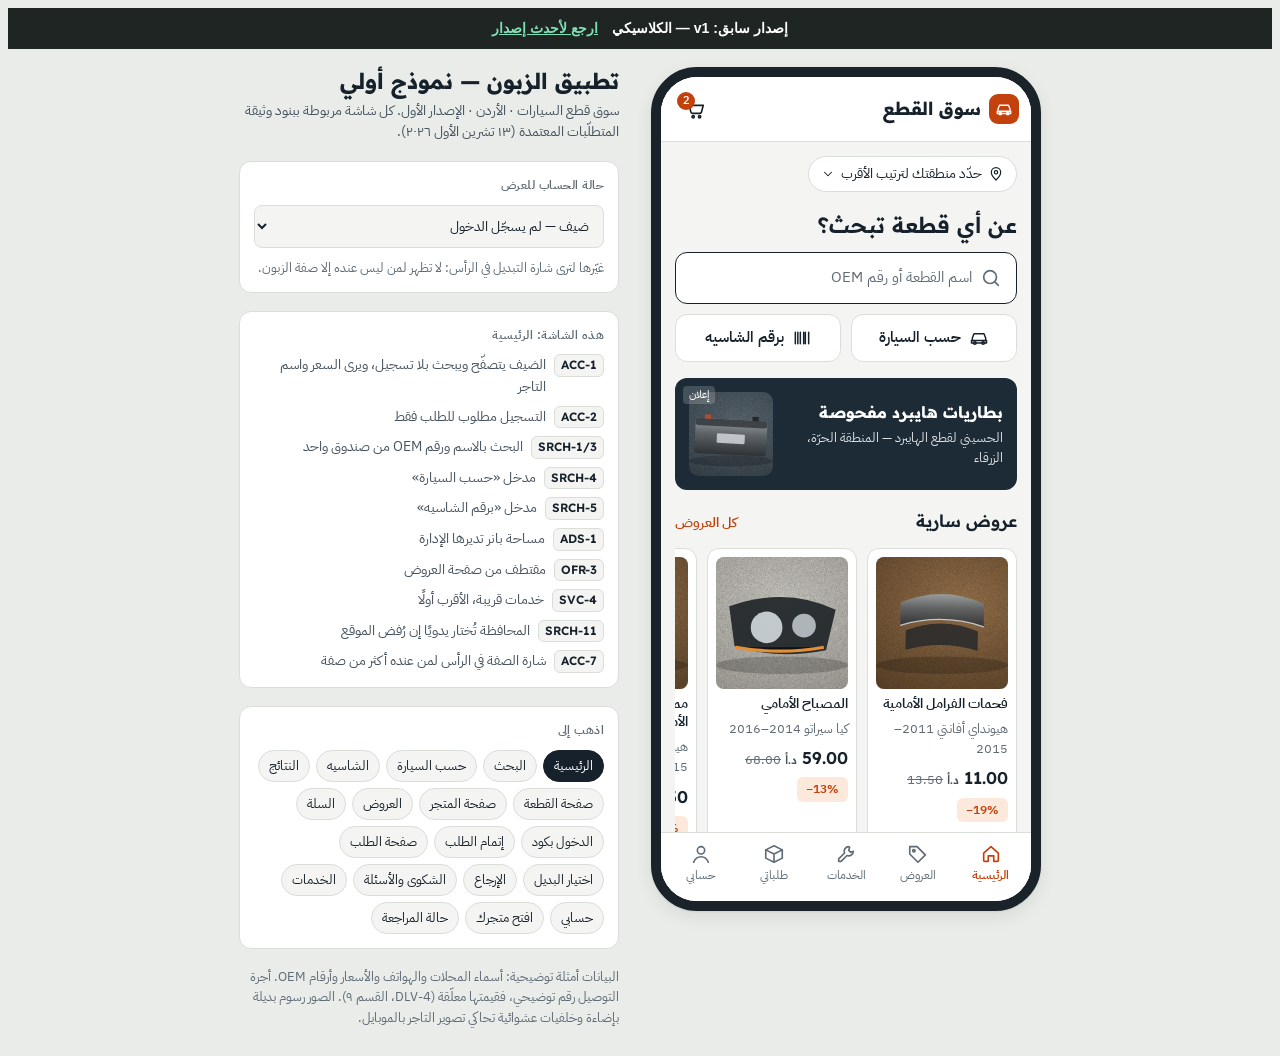
<file: versions/v1-classic.html>
<!doctype html>
<html lang="ar" dir="rtl">
<head>
<meta charset="utf-8">
<meta name="viewport" content="width=device-width, initial-scale=1, viewport-fit=cover">
<title>تطبيق زبون سوق القطع</title>
<meta name="claude:viewport-fit-sides" content="cover">
<link rel="preconnect" href="https://fonts.googleapis.com">
<link rel="preconnect" href="https://fonts.gstatic.com" crossorigin>
<link rel="stylesheet" href="https://fonts.googleapis.com/css2?family=IBM+Plex+Sans+Arabic:wght@400;500;600&family=Readex+Pro:wght@500;600;700&display=swap">
<style>
/* Layout: a 390×844 phone on a workbench-grey stage, with a reference panel beside it that names the SRS clauses of the screen on show. */
:root{
  --ground:#E9ECE9; --surface:#FFFFFF; --surface-2:#F4F5F3; --line:#D9DED9; --line-2:#E8EBE8;
  --ink:#16212B; --ink-2:#46525D; --ink-3:#5F6B75; --bezel:#1B232A;
  --accent:#C2410C; --accent-ink:#FFFFFF; --accent-soft:#FCE9DC; --accent-line:#F3C3A6;
  --mode-shop:#FFFFFF; --mode-store:#1D2B36; --mode-supply:#0D5260; --mode-supplier:#4B2E61; --on-mode:#FFFFFF;
  --ok:#1D7348; --ok-soft:#E1F1E7; --warn:#8A5300; --warn-soft:#FFF0D3; --bad:#B42318; --bad-soft:#FCE6E3;
  --info:#1C5A9E; --info-soft:#E2EDF9; --feat:#6F4600; --feat-soft:#FFE6AE;
  --scrim:rgba(16,22,28,.48); --shadow:0 1px 2px rgba(22,33,43,.08),0 6px 18px rgba(22,33,43,.08);
  --f-display:"Readex Pro","IBM Plex Sans Arabic",Tahoma,sans-serif;
  --f-body:"IBM Plex Sans Arabic","Segoe UI",Tahoma,sans-serif;
  --r-s:8px; --r-m:12px; --r-l:18px;
}
@media (prefers-color-scheme: dark){:root:not([data-theme="light"]){
  --ground:#0C1115; --surface:#172028; --surface-2:#10171D; --line:#2A3641; --line-2:#222C35;
  --ink:#E7ECEF; --ink-2:#B6C1C9; --ink-3:#97A3AD; --bezel:#05080A;
  --accent:#F0793B; --accent-ink:#1B0D05; --accent-soft:#3A2216; --accent-line:#6A3A22;
  --mode-shop:#172028; --mode-store:#2C4558; --mode-supply:#0F6475; --mode-supplier:#5E3F79; --on-mode:#FFFFFF;
  --ok:#5CC48C; --ok-soft:#163324; --warn:#F2B552; --warn-soft:#3A2B10; --bad:#F2877B; --bad-soft:#3D1A17;
  --info:#7DB2EE; --info-soft:#15283D; --feat:#F6CF7A; --feat-soft:#3A2E12;
  --scrim:rgba(0,0,0,.62); --shadow:0 1px 2px rgba(0,0,0,.4),0 6px 18px rgba(0,0,0,.3); color-scheme:dark}}
:root[data-theme="dark"]{
  --ground:#0C1115; --surface:#172028; --surface-2:#10171D; --line:#2A3641; --line-2:#222C35;
  --ink:#E7ECEF; --ink-2:#B6C1C9; --ink-3:#97A3AD; --bezel:#05080A;
  --accent:#F0793B; --accent-ink:#1B0D05; --accent-soft:#3A2216; --accent-line:#6A3A22;
  --mode-shop:#172028; --mode-store:#2C4558; --mode-supply:#0F6475; --mode-supplier:#5E3F79; --on-mode:#FFFFFF;
  --ok:#5CC48C; --ok-soft:#163324; --warn:#F2B552; --warn-soft:#3A2B10; --bad:#F2877B; --bad-soft:#3D1A17;
  --info:#7DB2EE; --info-soft:#15283D; --feat:#F6CF7A; --feat-soft:#3A2E12;
  --scrim:rgba(0,0,0,.62); --shadow:0 1px 2px rgba(0,0,0,.4),0 6px 18px rgba(0,0,0,.3); color-scheme:dark}

*{box-sizing:border-box}
body{background:var(--ground);color:var(--ink);font-family:var(--f-body);font-size:15px;line-height:1.55;
  padding-left:max(16px,env(safe-area-inset-left,0px));padding-right:max(16px,env(safe-area-inset-right,0px));padding-block:20px}
button,input,select,textarea{font:inherit;color:inherit}
button{cursor:pointer}
:focus-visible{outline:2px solid var(--accent);outline-offset:2px}
.num,.price,.tnum{font-variant-numeric:tabular-nums}
[dir=rtl] .ltr,.ltr{direction:ltr;unicode-bidi:isolate}

/* stage */
.stage{display:grid;grid-template-columns:auto minmax(280px,380px);gap:32px;justify-content:center;align-items:start;max-width:1100px;margin:0 auto}
.device{width:390px;max-width:100%;height:844px;border:10px solid var(--bezel);border-radius:46px;overflow:hidden;position:relative;background:var(--surface-2);box-shadow:var(--shadow)}
@media (max-width:860px){.stage{grid-template-columns:minmax(0,1fr);justify-items:center}.panel{width:100%;max-width:430px}}
@media (max-width:480px){.device{border:0;border-radius:var(--r-l);width:100%;height:calc(100dvh - 40px);min-height:560px}}

/* panel */
.panel{display:flex;flex-direction:column;gap:18px;font-size:14px;min-width:0}
.panel h1{font-family:var(--f-display);font-size:22px;line-height:1.3;margin:0;text-wrap:balance}
.panel .lede{color:var(--ink-2);margin:4px 0 0}
.pbox{background:var(--surface);border:1px solid var(--line);border-radius:var(--r-m);padding:14px;display:flex;flex-direction:column;gap:10px;min-width:0}
.pbox h2{font-size:12px;letter-spacing:.04em;color:var(--ink-3);margin:0;font-weight:600}
.pbox select{width:100%;padding:9px 10px;border-radius:var(--r-s);border:1px solid var(--line);background:var(--surface-2)}
.refs{display:flex;flex-direction:column;gap:8px;margin:0;padding:0;list-style:none}
.refs li{display:grid;grid-template-columns:auto 1fr;gap:8px;align-items:baseline}
.refs code{font-family:var(--f-display);font-size:12px;font-weight:600;background:var(--surface-2);border:1px solid var(--line);border-radius:6px;padding:1px 6px;direction:ltr;white-space:nowrap}
.refs span{color:var(--ink-2);min-width:0}
.jump{display:flex;flex-wrap:wrap;gap:6px}
.jump button{border:1px solid var(--line);background:var(--surface-2);border-radius:999px;padding:5px 10px;font-size:13px}
.jump button[aria-current=true]{background:var(--ink);color:var(--surface);border-color:var(--ink)}
.pnote{font-size:13px;color:var(--ink-3);margin:0}

/* app shell */
.app{height:100%;display:flex;flex-direction:column;position:relative;background:var(--surface-2)}
.hdr{flex:none;display:flex;align-items:center;gap:8px;padding:10px 12px;background:var(--mode-shop);border-bottom:1px solid var(--line);min-height:58px}
.hdr .grow{flex:1;min-width:0}
.hdr h1{font-family:var(--f-display);font-size:17px;font-weight:600;margin:0;white-space:nowrap;overflow:hidden;text-overflow:ellipsis}
.hdr.m-store{background:var(--mode-store);color:var(--on-mode);border-color:transparent}
.hdr.m-supply{background:var(--mode-supply);color:var(--on-mode);border-color:transparent}
.hdr.m-supplier{background:var(--mode-supplier);color:var(--on-mode);border-color:transparent}
.wordmark{display:flex;align-items:center;gap:8px;font-family:var(--f-display);font-weight:700;font-size:18px}
.wordmark i{width:30px;height:30px;border-radius:9px;background:var(--accent);color:var(--accent-ink);display:grid;place-items:center;font-style:normal}
.ibtn{width:44px;height:44px;border-radius:12px;border:0;background:transparent;display:grid;place-items:center;position:relative;flex:none}
.ibtn:hover{background:var(--line-2)}
.hdr[class*="m-"] .ibtn:hover{background:rgba(255,255,255,.12)}
.ibtn .dot{position:absolute;top:5px;inset-inline-end:4px;min-width:18px;height:18px;border-radius:9px;background:var(--accent);color:var(--accent-ink);font-size:11px;font-weight:600;display:grid;place-items:center;padding:0 4px}
.rolepill{display:flex;align-items:center;gap:6px;height:38px;padding:0 10px 0 8px;border-radius:999px;border:1px solid var(--line);background:var(--surface-2);font-weight:600;font-size:14px;max-width:100%;min-width:0}
.rolepill .lbl{white-space:nowrap;overflow:hidden;text-overflow:ellipsis;min-width:0}
.rolepill .pend{width:8px;height:8px;border-radius:50%;background:var(--warn);flex:none}
.hdr[class*="m-"] .rolepill{background:rgba(255,255,255,.14);border-color:rgba(255,255,255,.28);color:var(--on-mode)}
.rolepill small{font-weight:500;opacity:.8}
.content{flex:1;overflow-y:auto;overscroll-behavior:contain;min-height:0;scrollbar-width:thin}
.pad{padding:14px}
.stack{display:flex;flex-direction:column;gap:12px}
.tabs{flex:none;display:grid;grid-template-columns:repeat(5,1fr);background:var(--surface);border-top:1px solid var(--line);padding:4px 4px 10px}
.tabs button{border:0;background:transparent;display:flex;flex-direction:column;align-items:center;gap:2px;padding:6px 0;font-size:11.5px;color:var(--ink-3);min-height:52px}
.tabs button[aria-current=page]{color:var(--accent);font-weight:600}
.ctabar{flex:none;display:flex;gap:10px;align-items:center;padding:12px 14px 16px;background:var(--surface);border-top:1px solid var(--line)}

/* type */
.h2{font-family:var(--f-display);font-size:17px;font-weight:600;margin:0}
.h3{font-size:15px;font-weight:600;margin:0}
.muted{color:var(--ink-2)}
.faint{color:var(--ink-3);font-size:13px}
.sec-h{display:flex;align-items:baseline;justify-content:space-between;gap:8px}
.link{border:0;background:none;color:var(--accent);font-weight:600;padding:6px 0;font-size:14px}

/* controls */
.btn{display:inline-flex;align-items:center;justify-content:center;gap:8px;min-height:48px;padding:0 18px;border-radius:var(--r-m);border:1px solid transparent;font-weight:600;font-size:15px}
.btn.pri{background:var(--accent);color:var(--accent-ink)}
.btn.sec{background:var(--surface);border-color:var(--line);color:var(--ink)}
.btn.ghost{background:transparent;color:var(--ink)}
.btn.danger{background:var(--surface);border-color:var(--bad);color:var(--bad)}
.btn.block{width:100%}
.btn[disabled]{opacity:.45;cursor:not-allowed}
.chip{display:inline-flex;align-items:center;gap:6px;min-height:36px;padding:0 12px;border-radius:999px;border:1px solid var(--line);background:var(--surface);font-size:14px;white-space:nowrap}
.chip[aria-pressed=true]{background:var(--ink);color:var(--surface);border-color:var(--ink)}
.chips{display:flex;flex-wrap:wrap;gap:8px}
.hscroll{display:flex;gap:10px;overflow-x:auto;padding-bottom:4px;scrollbar-width:none}
.hscroll::-webkit-scrollbar{display:none}
.field{display:flex;flex-direction:column;gap:6px}
.field label{font-size:13.5px;font-weight:600}
.input{width:100%;min-height:48px;padding:10px 12px;border-radius:var(--r-m);border:1px solid var(--line);background:var(--surface)}
.input:focus{border-color:var(--accent);outline:none;box-shadow:0 0 0 3px var(--accent-soft)}
.searchbox{display:flex;align-items:center;gap:8px;min-height:52px;padding:0 14px;border-radius:var(--r-m);border:1.5px solid var(--ink);background:var(--surface);width:100%;text-align:start;color:var(--ink-3)}
.searchbox input{border:0;background:transparent;flex:1;min-width:0;outline:none;color:var(--ink);min-height:48px}

/* badges */
.badges{display:flex;flex-wrap:wrap;gap:5px}
.badge{display:inline-flex;align-items:center;gap:4px;font-size:12px;font-weight:600;padding:2px 8px;border-radius:6px;background:var(--surface-2);border:1px solid var(--line);color:var(--ink-2);white-space:nowrap}
.badge.new{background:var(--info-soft);border-color:transparent;color:var(--info)}
.badge.used{background:var(--warn-soft);border-color:transparent;color:var(--warn)}
.badge.feat{background:var(--feat-soft);border-color:transparent;color:var(--feat)}
.badge.offer{background:var(--accent-soft);border-color:transparent;color:var(--accent)}
.badge.ok{background:var(--ok-soft);border-color:transparent;color:var(--ok)}
.badge.bad{background:var(--bad-soft);border-color:transparent;color:var(--bad)}

/* part card */
.pcard{display:grid;grid-template-columns:104px minmax(0,1fr);gap:12px;padding:12px;background:var(--surface);border-bottom:1px solid var(--line-2);text-align:start;border-inline:0;border-top:0;width:100%}
.thumb{width:100%;aspect-ratio:1;border-radius:var(--r-s);overflow:hidden;background:var(--line-2);max-width:100%}
.thumb img{width:100%;height:100%;object-fit:cover;display:block}
.pcard .t{font-weight:600;font-size:15px;line-height:1.4}
.pcard .fit{font-size:13px;color:var(--ink-2)}
.price{font-family:var(--f-display);font-weight:600;font-size:17px}
.price small{font-size:12px;font-weight:500;color:var(--ink-2)}
.strike{text-decoration:line-through;color:var(--ink-3);font-size:13px;font-family:var(--f-body)}
.seller{font-size:13px;color:var(--ink-2);display:flex;gap:6px;flex-wrap:wrap;align-items:center}
.stars{display:inline-flex;align-items:center;gap:2px;font-weight:600;color:var(--ink)}
.stars svg{color:#D99A00}
.mini{display:flex;flex-direction:column;gap:6px;width:150px;flex:none;background:var(--surface);border:1px solid var(--line);border-radius:var(--r-m);padding:8px;text-align:start}

/* blocks */
.blk{background:var(--surface);border-block:1px solid var(--line-2);padding:14px}
.blk + .blk{border-top:0;margin-top:8px}
.card{background:var(--surface);border:1px solid var(--line);border-radius:var(--r-m);padding:12px}
.note{display:grid;grid-template-columns:20px minmax(0,1fr);gap:8px;padding:10px 12px;border-radius:var(--r-m);font-size:13.5px;line-height:1.5}
.note.warn{background:var(--warn-soft);color:var(--warn)}
.note.info{background:var(--info-soft);color:var(--info)}
.note.bad{background:var(--bad-soft);color:var(--bad)}
.note.ok{background:var(--ok-soft);color:var(--ok)}
.note b{color:inherit}
.kv{display:grid;grid-template-columns:auto minmax(0,1fr);gap:6px 14px;font-size:14px;margin:0}
.kv dt{color:var(--ink-3)}
.kv dd{margin:0;font-weight:500}
.rows{display:flex;flex-direction:column}
.rowlink{display:flex;align-items:center;gap:12px;min-height:54px;padding:8px 14px;background:var(--surface);border:0;border-bottom:1px solid var(--line-2);width:100%;text-align:start}
.rowlink .grow{flex:1;min-width:0}
.sum{display:flex;justify-content:space-between;gap:8px;font-size:14.5px}
.sum.total{font-family:var(--f-display);font-weight:600;font-size:17px;padding-top:8px;border-top:1px dashed var(--line)}
.progress{height:6px;border-radius:3px;background:var(--line-2);overflow:hidden}
.progress i{display:block;height:100%;background:var(--ok);border-radius:3px}
table.offers{width:100%;border-collapse:collapse;font-size:13.5px}
table.offers th{font-size:12px;color:var(--ink-3);font-weight:600;text-align:start;padding:6px 4px;border-bottom:1px solid var(--line)}
table.offers td{padding:10px 4px;border-bottom:1px solid var(--line-2);vertical-align:middle}
table.offers tr[aria-current=true] td{background:var(--accent-soft)}
.seg{display:flex;background:var(--surface-2);border:1px solid var(--line);border-radius:10px;padding:3px;gap:2px}
.seg button{flex:1;border:0;background:transparent;border-radius:8px;min-height:36px;font-size:13.5px;color:var(--ink-2)}
.seg button[aria-pressed=true]{background:var(--surface);color:var(--ink);font-weight:600;box-shadow:var(--shadow)}

/* status */
.status-hero{padding:18px 14px;background:var(--surface);border-bottom:1px solid var(--line-2);display:flex;flex-direction:column;gap:8px}
.status-word{font-family:var(--f-display);font-size:24px;font-weight:700;line-height:1.25}
.st-pending{color:var(--warn)}.st-alt{color:var(--bad)}.st-ok{color:var(--ok)}.st-ship{color:var(--info)}.st-fail{color:var(--bad)}.st-cancel{color:var(--ink-3)}
.track{display:flex;flex-direction:column;gap:0;margin:0;padding:0;list-style:none}
.track li{display:grid;grid-template-columns:22px minmax(0,1fr);gap:10px;position:relative;padding-bottom:14px;font-size:14px}
.track li::before{content:"";position:absolute;inset-inline-start:10px;top:20px;bottom:0;width:2px;background:var(--line)}
.track li:last-child::before{display:none}
.track .b{width:22px;height:22px;border-radius:50%;border:2px solid var(--line);background:var(--surface);display:grid;place-items:center;z-index:1}
.track li.done .b{background:var(--ok);border-color:var(--ok);color:var(--surface)}
.track li.now .b{border-color:var(--accent);box-shadow:0 0 0 4px var(--accent-soft)}
.track li.todo{color:var(--ink-3)}
.timer{font-family:var(--f-display);font-weight:700;font-size:28px;font-variant-numeric:tabular-nums;direction:ltr}
.otp{display:flex;gap:8px;direction:ltr;justify-content:center}
.otp input{width:46px;height:56px;text-align:center;font-family:var(--f-display);font-size:22px;border-radius:var(--r-m);border:1.5px solid var(--line);background:var(--surface)}
.otp input:focus{border-color:var(--accent);outline:none}
.upl{display:flex;align-items:center;gap:12px;padding:12px;border:1.5px dashed var(--line);border-radius:var(--r-m);background:var(--surface);width:100%;text-align:start}
.upl.done{border-style:solid;border-color:var(--ok);background:var(--ok-soft)}
.steps-top{display:flex;gap:6px}
.steps-top i{flex:1;height:4px;border-radius:2px;background:var(--line)}
.steps-top i.on{background:var(--accent)}
.radio-row{display:flex;gap:12px;align-items:flex-start;padding:12px;border:1px solid var(--line);border-radius:var(--r-m);background:var(--surface);width:100%;text-align:start}
.radio-row[aria-checked=true]{border-color:var(--accent);box-shadow:0 0 0 1px var(--accent)}
.radio-row .rd{width:20px;height:20px;border-radius:50%;border:2px solid var(--line);flex:none;margin-top:2px;display:grid;place-items:center}
.radio-row[aria-checked=true] .rd{border-color:var(--accent)}
.radio-row[aria-checked=true] .rd::after{content:"";width:10px;height:10px;border-radius:50%;background:var(--accent)}
.radio-row[aria-disabled=true]{opacity:.7}

/* sheets & toast */
.scrim{position:absolute;inset:0;background:var(--scrim);display:flex;align-items:flex-end;z-index:40}
.sheet{background:var(--surface);border-radius:20px 20px 0 0;width:100%;max-height:88%;overflow-y:auto;padding:8px 16px 20px;display:flex;flex-direction:column;gap:12px}
.grab{width:40px;height:4px;border-radius:2px;background:var(--line);margin:4px auto 2px}
.toast{position:absolute;inset-inline:16px;bottom:96px;background:var(--ink);color:var(--surface);padding:12px 14px;border-radius:var(--r-m);font-size:14px;z-index:60;box-shadow:var(--shadow)}
.gallery{position:relative;background:var(--line-2)}
.gallery img{width:100%;aspect-ratio:4/3;object-fit:cover;display:block;max-width:100%}
.gallery .count{position:absolute;bottom:10px;inset-inline-start:10px;background:rgba(0,0,0,.6);color:#fff;font-size:12px;padding:2px 8px;border-radius:999px}
.gallery .dots{position:absolute;bottom:12px;inset-inline:0;display:flex;justify-content:center;gap:5px}
.gallery .dots i{width:6px;height:6px;border-radius:50%;background:rgba(255,255,255,.55)}
.gallery .dots i.on{background:#fff}
.banner{border-radius:var(--r-m);padding:14px;background:var(--mode-store);color:var(--on-mode);display:grid;grid-template-columns:minmax(0,1fr) 84px;gap:10px;align-items:center;position:relative}
.banner .ad{position:absolute;top:8px;inset-inline-end:8px;font-size:10.5px;background:rgba(255,255,255,.18);padding:1px 6px;border-radius:4px}
.banner img{border-radius:10px;width:84px;height:84px;object-fit:cover}
.mode-ph{display:flex;flex-direction:column;gap:12px;padding:20px 16px}
.mode-ph ul{margin:0;padding-inline-start:18px;color:var(--ink-2);display:flex;flex-direction:column;gap:4px}
.empty{display:flex;flex-direction:column;align-items:center;text-align:center;gap:10px;padding:36px 20px}
.empty .ic{width:56px;height:56px;border-radius:16px;background:var(--surface);border:1px solid var(--line);display:grid;place-items:center}
@media (prefers-reduced-motion:no-preference){.sheet{animation:up .22s ease-out}@keyframes up{from{transform:translateY(24px);opacity:.6}}}
</style>
</head>
<body>
<div style="position:sticky;top:0;z-index:100;display:flex;gap:14px;justify-content:center;align-items:center;flex-wrap:wrap;padding:10px 16px;margin:-20px -16px 18px;background:#1F2523;color:#FFFFFF;font:600 14px/1.5 Tahoma,sans-serif">إصدار سابق: v1 — الكلاسيكي <a href="index.html" style="color:#7FE0B5">ارجع لأحدث إصدار</a></div>
<div class="stage">
  <div class="device"><div class="app" id="app" dir="rtl" lang="ar"></div></div>
  <aside class="panel" id="panel" aria-label="لوحة المعاينة"></aside>
</div>
<script>
/* ---------- icons (stroke, currentColor) ---------- */
const P = {
  search:'<circle cx="11" cy="11" r="7"/><path d="m20 20-3.5-3.5"/>',
  cart:'<path d="M3 4h2l2.4 11.2a2 2 0 0 0 2 1.6h7.7a2 2 0 0 0 2-1.5L21 8H6"/><circle cx="10" cy="20.5" r="1.2"/><circle cx="17" cy="20.5" r="1.2"/>',
  back:'<path d="M9 5l7 7-7 7"/>', chev:'<path d="M15 5l-7 7 7 7"/>', down:'<path d="m6 9 6 6 6-6"/>',
  home:'<path d="M4 11 12 4l8 7v8a1 1 0 0 1-1 1h-4v-6h-6v6H5a1 1 0 0 1-1-1z"/>',
  tag:'<path d="M3 12V4h8l9 9-8 8z"/><circle cx="7.5" cy="8.5" r="1.3"/>',
  wrench:'<path d="M15 4a5 5 0 0 0-4.6 6.9L4 17.3V20h2.7l6.4-6.4A5 5 0 0 0 20 9l-3 1-2-2 1-3z"/>',
  box:'<path d="M3 7.5 12 3l9 4.5v9L12 21l-9-4.5z"/><path d="M3 7.5 12 12l9-4.5M12 12v9"/>',
  user:'<circle cx="12" cy="8" r="4"/><path d="M4 21c1.5-4 4.5-6 8-6s6.5 2 8 6"/>',
  star:'<path fill="currentColor" stroke="none" d="M12 3.5l2.6 5.3 5.9.9-4.3 4.1 1 5.8L12 16.9l-5.2 2.7 1-5.8-4.3-4.1 5.9-.9z"/>',
  phone:'<path d="M5 4h4l2 5-2.5 1.5a11 11 0 0 0 5 5L15 13l5 2v4a2 2 0 0 1-2 2A16 16 0 0 1 3 6a2 2 0 0 1 2-2"/>',
  truck:'<path d="M3 6h11v10H3zM14 9h4l3 3v4h-7"/><circle cx="7" cy="17.5" r="1.8"/><circle cx="17" cy="17.5" r="1.8"/>',
  filter:'<path d="M4 6h16M7 12h10M10 18h4"/>', sort:'<path d="M7 4v16M4 7l3-3 3 3M17 20V4M14 17l3 3 3-3"/>',
  check:'<path d="m5 12 5 5 9-10"/>', x:'<path d="M6 6l12 12M18 6 6 18"/>', upload:'<path d="M12 16V4M7 9l5-5 5 5M4 20h16"/>',
  chat:'<path d="M4 20l1.3-4A8 8 0 1 1 8 19z"/><path d="M9 10.5c.5 2 2 3.5 4.5 4.5"/>',
  pin:'<path d="M12 21s-7-6.2-7-11.5a7 7 0 0 1 14 0C19 14.8 12 21 12 21z"/><circle cx="12" cy="9.5" r="2.5"/>',
  alert:'<path d="M12 3 2 20h20z"/><path d="M12 10v4M12 17h.01"/>', info:'<circle cx="12" cy="12" r="9"/><path d="M12 11v5M12 8h.01"/>',
  store:'<path d="M4 9l1.5-5h13L20 9M4 9v11h16V9M4 9h16M9 20v-6h6v6"/>', clock:'<circle cx="12" cy="12" r="9"/><path d="M12 7v5l3 2"/>',
  globe:'<circle cx="12" cy="12" r="9"/><path d="M3 12h18M12 3c3 3.5 3 14.5 0 18M12 3c-3 3.5-3 14.5 0 18"/>',
  help:'<circle cx="12" cy="12" r="9"/><path d="M9.5 9.5a2.5 2.5 0 1 1 3.5 2.3c-.7.3-1 .9-1 1.7M12 17h.01"/>',
  car:'<path d="M4 15v-3l2-5h12l2 5v3"/><path d="M3 15h18v3H3z"/><circle cx="7" cy="18" r="1.6"/><circle cx="17" cy="18" r="1.6"/>',
  vin:'<path d="M4 5v14M7 5v14M10 5v14M14 5v14M16 5v14M20 5v14"/>', swap:'<path d="M7 4 3 8l4 4M3 8h14M17 20l4-4-4-4M21 16H7"/>',
  shield:'<path d="M12 3 4 6v6c0 5 3.5 8 8 9 4.5-1 8-4 8-9V6z"/>', logout:'<path d="M14 4h5v16h-5M10 8l-4 4 4 4M6 12h10"/>',
  trash:'<path d="M4 7h16M9 7V4h6v3M6 7l1 13h10l1-13"/>', ret:'<path d="M9 14 4 9l5-5"/><path d="M4 9h10a6 6 0 0 1 0 12h-3"/>',
  doc:'<path d="M6 3h8l4 4v14H6z"/><path d="M14 3v4h4"/>', heavy:'<path d="M8 8a4 4 0 1 1 8 0M5 9h14l2 12H3z"/>',
  plus:'<path d="M12 5v14M5 12h14"/>', supply:'<path d="M3 7h13v10H3zM16 10h3l2 3v4h-5"/><path d="M7 11h5"/>',
};
const ic = (n, s=22, extra='') => `<svg width="${s}" height="${s}" viewBox="0 0 24 24" fill="none" stroke="currentColor" stroke-width="1.8" stroke-linecap="round" stroke-linejoin="round" aria-hidden="true" ${extra}>${P[n]||''}</svg>`;

/* ---------- photo-like placeholders: phone shots of real parts on a bench ---------- */
const BG = { concrete:['#9A9B96','#62645F'], wood:['#A47C52','#5E4429'], card:['#CDB287','#95784D'], shop:['#61707A','#36414A'], tile:['#DAD8D1','#A9A69E'], night:['#3B4650','#1C232A'] };
const SH = {
  pads:'<path d="M105 105q95-42 190 0v52q-95-30-190 0z" fill="url(#m)"/><path d="M118 168q82-34 164 0v44q-82-24-164 0z" fill="#2b2b2b"/><path d="M105 157q95-30 190 0" stroke="#c9ccce" stroke-width="3" fill="none"/>',
  exhaust:'<rect x="40" y="146" width="96" height="18" rx="9" fill="url(#m)"/><rect x="118" y="112" width="176" height="86" rx="43" fill="url(#m)"/><rect x="286" y="140" width="84" height="16" rx="8" fill="#5b5f62"/><path d="M140 125h130" stroke="#d6d9db" stroke-width="3" opacity=".6"/>',
  headlight:'<path d="M80 112q130-46 242 8l-22 92q-116 22-208-10z" fill="#1d2226"/><circle cx="165" cy="160" r="36" fill="#dfe7ec" opacity=".85"/><circle cx="250" cy="156" r="27" fill="#cfd8de" opacity=".8"/><path d="M95 205q100 18 200 0" stroke="#e58b2a" stroke-width="7"/>',
  alt:'<circle cx="208" cy="152" r="82" fill="url(#m)"/><circle cx="208" cy="152" r="46" fill="#3e4245"/><path d="M168 152h80M208 112v80M180 124l56 56M236 124l-56 56" stroke="#7d8286" stroke-width="5"/><circle cx="110" cy="152" r="22" fill="#2a2d30"/>',
  radiator:'<rect x="66" y="78" width="268" height="152" rx="6" fill="#2d3134"/><g stroke="#8a9095" stroke-width="2">' + Array.from({length:30},(_,i)=>`<path d="M${76+i*8.5} 86v136"/>`).join('') + '</g><rect x="60" y="70" width="18" height="168" rx="4" fill="#575c60"/><rect x="322" y="70" width="18" height="168" rx="4" fill="#575c60"/>',
  bumper:'<path d="M36 138q164-64 328 0v54q-164 42-328 0z" fill="#26292b"/><path d="M110 176h180" stroke="#4a4e51" stroke-width="10" stroke-linecap="round"/>',
  hybatt:'<rect x="72" y="98" width="256" height="126" rx="8" fill="url(#m)"/><rect x="72" y="98" width="256" height="26" rx="8" fill="#3b4044"/><rect x="104" y="84" width="22" height="16" fill="#b94a2c"/><rect x="274" y="84" width="22" height="16" fill="#222"/><rect x="150" y="150" width="100" height="34" rx="4" fill="#e6e9eb" opacity=".8"/>',
  mirror:'<path d="M120 90h170q30 0 30 30v72q0 30-30 30H152q-42 0-52-42z" fill="#1f2326"/><path d="M134 104h150q20 0 20 20v62q0 20-20 20H160q-30 0-38-32z" fill="#a9bac4" opacity=".8"/>',
  filter:'<rect x="150" y="82" width="100" height="150" rx="14" fill="#0f4b8a"/><g stroke="#2c6db0" stroke-width="4">' + Array.from({length:9},(_,i)=>`<path d="M${158+i*10.5} 96v122"/>`).join('') + '</g><rect x="146" y="74" width="108" height="22" rx="8" fill="#55595c"/>',
  shock:'<rect x="186" y="34" width="28" height="228" rx="12" fill="url(#m)"/><path d="M168 70l64 16-64 16 64 16-64 16 64 16-64 16 64 16" stroke="#c0392b" stroke-width="7" fill="none" stroke-linejoin="round"/>',
  compressor:'<rect x="112" y="108" width="190" height="104" rx="42" fill="url(#m)"/><circle cx="108" cy="160" r="40" fill="#2d3033"/><circle cx="108" cy="160" r="14" fill="#7a7f83"/>',
  store:'<rect x="0" y="0" width="400" height="300" fill="#2b3238" opacity=".35"/><g>' + Array.from({length:4},(_,r)=>`<rect x="20" y="${30+r*66}" width="360" height="6" fill="#d8d2c4"/>` + Array.from({length:7},(_,c)=>`<rect x="${28+c*51}" y="${6+r*66}" width="42" height="${18+((r*7+c)%3)*4}" fill="${['#c96b2c','#2f5d8a','#d9b44a','#6c7a84','#a23b2a'][(r+c)%5]}" opacity=".9"/>`).join('')).join('') + '</g>',
};
const _img = {};
function img(kind, bg='concrete', seed=1){
  const k = kind+bg+seed; if (_img[k]) return _img[k];
  const [a,b] = BG[bg]||BG.concrete, rot = ((seed*37)%13)-6;
  const shape = SH[kind] ? `<g transform="rotate(${rot} 200 150)">${SH[kind]}</g>` :
    `<g transform="translate(130,80) scale(5.8)" fill="none" stroke="#fff" stroke-width="1.5" stroke-linecap="round" stroke-linejoin="round" opacity=".92">${P[kind]||P.wrench}</g>`;
  const svg = `<svg xmlns="http://www.w3.org/2000/svg" viewBox="0 0 400 300"><defs><radialGradient id="g" cx="${40+seed*7%30}%" cy="35%" r="85%"><stop offset="0" stop-color="${a}"/><stop offset="1" stop-color="${b}"/></radialGradient><linearGradient id="m" x1="0" y1="0" x2="0" y2="1"><stop offset="0" stop-color="#9aa0a4"/><stop offset=".45" stop-color="#5c6165"/><stop offset="1" stop-color="#2c2f32"/></linearGradient><filter id="n"><feTurbulence type="fractalNoise" baseFrequency=".85" numOctaves="2" seed="${seed}"/><feColorMatrix values="0 0 0 0 0 0 0 0 0 0 0 0 0 0 0 0 0 0 .32 0"/></filter></defs><rect width="400" height="300" fill="url(#g)"/><rect width="400" height="300" filter="url(#n)"/><ellipse cx="200" cy="246" rx="150" ry="20" fill="#000" opacity=".22"/>${shape}<rect width="400" height="300" fill="url(#g)" opacity=".08"/></svg>`;
  return _img[k] = 'data:image/svg+xml;charset=utf-8,' + encodeURIComponent(svg);
}

/* ---------- reference data (examples for the prototype) ---------- */
const GOVS = ['عمّان','الزرقاء','إربد','البلقاء','مادبا','الكرك','المفرق','جرش','عجلون','الطفيلة','معان','العقبة'];
const NAMES = [
  {id:'pads_f', name:'فحمات الفرامل الأمامية', alt:['فحمات بريك','تيل فرامل','بريك قدام','فحمات'], img:'pads'},
  {id:'pads_r', name:'فحمات الفرامل الخلفية', alt:['فحمات بريك خلفي','تيل فرامل خلفي','فحمات'], img:'pads'},
  {id:'exhaust', name:'العادم', alt:['إشكمان','اشكمان','شكمان','اكزوز'], img:'exhaust'},
  {id:'alt', name:'مولّد الكهرباء', alt:['دينمو','دينامو'], img:'alt'},
  {id:'shock', name:'ممتصّ الصدمات الأمامي', alt:['مساعد','مساعدات','مساعد قدام'], img:'shock'},
  {id:'radiator', name:'مشعّ التبريد', alt:['رديتر','راديتر'], img:'radiator'},
  {id:'headlight', name:'المصباح الأمامي', alt:['ضو','ضو قدام','فانوس','ضوء أمامي'], img:'headlight'},
  {id:'bumper', name:'الصدّام الأمامي', alt:['دعامية','صدام'], img:'bumper'},
  {id:'hybatt', name:'بطارية الهايبرد', alt:['بطارية هايبرد','هايبرد'], img:'hybatt'},
  {id:'mirror', name:'المرآة الجانبية', alt:['مراية','مرايه'], img:'mirror'},
  {id:'filter', name:'فلتر الزيت', alt:['فلتر زيت'], img:'filter'},
  {id:'compressor', name:'ضاغط المكيّف', alt:['كمبروسر','كمبريسور'], img:'compressor'},
];
const MAKES = [
  {id:'hyundai', name:'هيونداي', models:[{id:'avante',name:'أفانتي',alt:['افانتي','النترا','إلنترا','avante','elantra']},{id:'sonata',name:'سوناتا',alt:['sonata','سوناتا هايبرد']},{id:'tucson',name:'توسان',alt:['tucson']}]},
  {id:'kia', name:'كيا', models:[{id:'cerato',name:'سيراتو',alt:['cerato','k3']},{id:'optima',name:'أوبتيما',alt:['اوبتيما','optima','k5']},{id:'rio',name:'ريو',alt:['rio']}]},
  {id:'toyota', name:'تويوتا', models:[{id:'prius',name:'بريوس',alt:['prius','بريس']},{id:'corolla',name:'كورولا',alt:['corolla','كرولا']},{id:'camry',name:'كامري',alt:['camry']}]},
  {id:'ford', name:'فورد', models:[{id:'fusion',name:'فيوجن',alt:['fusion']}]},
  {id:'mitsubishi', name:'ميتسوبيشي', models:[{id:'lancer',name:'لانسر',alt:['lancer']}]},
  {id:'nissan', name:'نيسان', models:[{id:'sunny',name:'صني',alt:['sunny']}]},
];
const TR = {
  nash:{name:'مركز النشامى لقطع الكوري', area:'عمّان — رأس العين', gov:'عمّان', rating:4.6, count:128, phone:'079 000 1184', free:100, km:3.2},
  saleem:{name:'قطع غيار أبو سليم', area:'عمّان — ماركا', gov:'عمّان', rating:4.8, count:212, phone:'078 000 2290', free:150, km:7.5},
  husseini:{name:'الحسيني لقطع الهايبرد', area:'الزرقاء — المنطقة الحرّة', gov:'الزرقاء', rating:4.3, count:76, phone:'077 000 3352', free:null, km:18.4},
  amana:{name:'الأمانة للقطع اليابانية', area:'سحاب — المدينة الصناعية', gov:'عمّان', rating:4.5, count:91, phone:'079 000 4417', free:120, km:13.9},
  shamal:{name:'مستودع الشمال للمستعمل', area:'إربد — شارع الثلاثين', gov:'إربد', rating:4.1, count:39, phone:'078 000 5536', free:null, km:71},
};
const W_NONE = 'بلا كفالة';
const L = [
  {id:1, n:'pads_f', g:'pads-avante', tr:'nash', cond:'new', auth:'agency', origin:'كوريا', brand:'Hyundai Mobis', oem:'58101-3XA30', mk:'hyundai', md:'avante', cars:'هيونداي أفانتي 2011–2015', price:22, war:'6 أشهر', feat:true, bg:'tile', days:9, desc:'فحمات أمامية أصلية من الوكالة، علبة مغلقة. تركب على أفانتي MD بمحرّك 1.6 و1.8.'},
  {id:2, n:'pads_f', g:'pads-avante', tr:'saleem', cond:'new', auth:'trader', origin:'كوريا', brand:'Sangsin', oem:'58101-3XA30', mk:'hyundai', md:'avante', cars:'هيونداي أفانتي 2011–2015', price:13.5, offer:{price:11, ends:'31 تشرين الأول', pct:19, days:2}, war:'3 أشهر', bg:'wood', days:4, desc:'فحمات تجارية كورية، بديل مطابق لرقم الوكالة.'},
  {id:3, n:'pads_f', g:'pads-avante', tr:'amana', cond:'new', auth:'trader', origin:'الصين', brand:'Hi-Q', oem:'58101-3XA30', mk:'hyundai', md:'avante', cars:'هيونداي أفانتي 2011–2015', price:12, war:'شهر', bg:'card', days:12, desc:'بديل اقتصادي مطابق لرقم الوكالة.'},
  {id:4, n:'pads_f', g:'pads-prius', tr:'amana', cond:'new', auth:'agency', origin:'اليابان', brand:'Toyota', oem:'04465-47070', mk:'toyota', md:'prius', cars:'تويوتا بريوس 2010–2015', price:29, war:'6 أشهر', bg:'tile', days:20, desc:'فحمات أمامية وكالة لبريوس الجيل الثالث.'},
  {id:5, n:'exhaust', g:'exhaust-prius', tr:'husseini', cond:'used', auth:'agency', origin:'اليابان', brand:'Toyota', oem:'', mk:'toyota', md:'prius', cars:'تويوتا بريوس 2010–2015', price:35, war:W_NONE, bg:'concrete', days:6, desc:'عادم خلفي مستعمل بحالة جيدة، بلا ثقوب. الكفالة: بلا كفالة. التطابق: بريوس الجيل الثالث فقط. الصور للقطعة نفسها.'},
  {id:6, n:'hybatt', g:'hybatt-prius', tr:'husseini', cond:'used', auth:'agency', origin:'اليابان', brand:'Toyota', oem:'G9280-47031', mk:'toyota', md:'prius', cars:'تويوتا بريوس 2010–2015', price:380, war:'شهر', feat:true, special:true, bg:'shop', days:3, desc:'بطارية هايبرد مستعملة، فُحصت الخلايا كلها. الكفالة: شهر من الاستلام. التطابق: بريوس 2010–2015. الصور للبطارية نفسها.'},
  {id:7, n:'hybatt', g:'hybatt-prius', tr:'amana', cond:'used', auth:'agency', origin:'اليابان', brand:'Toyota', oem:'', mk:'toyota', md:'prius', cars:'تويوتا بريوس 2010–2015', price:360, war:'أسبوعان', special:true, bg:'concrete', days:15, desc:'بطارية هايبرد مستعملة. الكفالة: أسبوعان. التطابق: بريوس الجيل الثالث. الصور للبطارية نفسها.'},
  {id:8, n:'headlight', g:'head-cerato', tr:'shamal', cond:'used', auth:'agency', origin:'كوريا', brand:'Kia', oem:'', mk:'kia', md:'cerato', cars:'كيا سيراتو 2014–2016', price:45, war:W_NONE, bg:'wood', days:5, desc:'ضو أمامي يمين مستعمل، العدسة سليمة وفيه خدش خفيف بالحامل. الكفالة: بلا كفالة. التطابق: سيراتو K3. الصور للقطعة نفسها.'},
  {id:9, n:'headlight', g:'head-cerato', tr:'nash', cond:'new', auth:'trader', origin:'تايوان', brand:'Depo', oem:'92102-A7020', mk:'kia', md:'cerato', cars:'كيا سيراتو 2014–2016', price:68, offer:{price:59, ends:'2 تشرين الثاني', pct:13, days:1}, war:'6 أشهر', bg:'tile', days:2, desc:'ضو أمامي يمين جديد تجاري، تايواني.'},
  {id:10, n:'alt', g:'alt-sonata', tr:'saleem', cond:'used', auth:'agency', origin:'كوريا', brand:'Mando', oem:'', mk:'hyundai', md:'sonata', cars:'هيونداي سوناتا 2011–2014', price:55, war:'أسبوعان', bg:'concrete', days:8, desc:'دينمو مستعمل مفحوص على الجهاز. الكفالة: أسبوعان. التطابق: سوناتا بنزين 2.4. الصور للقطعة نفسها.'},
  {id:11, n:'radiator', g:'rad-corolla', tr:'amana', cond:'new', auth:'trader', origin:'اليابان', brand:'Koyorad', oem:'16400-0T040', mk:'toyota', md:'corolla', cars:'تويوتا كورولا 2014–2018', price:48, war:'6 أشهر', bg:'card', days:11, desc:'رديتر جديد ياباني لكورولا.'},
  {id:12, n:'bumper', g:'bumper-avante', tr:'nash', cond:'new', auth:'trader', origin:'تايوان', brand:'TYG', oem:'86511-3X000', mk:'hyundai', md:'avante', cars:'هيونداي أفانتي 2011–2013', price:39, war:W_NONE, special:true, bg:'shop', days:7, desc:'دعامية أمامية جديدة بلا دهان.'},
  {id:13, n:'shock', g:'shock-avante', tr:'saleem', cond:'new', auth:'trader', origin:'اليابان', brand:'KYB', oem:'54651-3X100', mk:'hyundai', md:'avante', cars:'هيونداي أفانتي 2011–2015', price:31, offer:{price:26.5, ends:'5 تشرين الثاني', pct:15, days:3}, war:'سنة', bg:'wood', days:3, desc:'مساعد أمامي يسار ياباني.'},
  {id:14, n:'filter', g:'filter-hy', tr:'nash', cond:'new', auth:'agency', origin:'كوريا', brand:'Hyundai Mobis', oem:'26300-35505', mk:'hyundai', md:'avante', cars:'هيونداي أفانتي، سوناتا، كيا سيراتو', price:3.5, war:W_NONE, bg:'tile', days:30, desc:'فلتر زيت وكالة.'},
  {id:15, n:'compressor', g:'comp-sonata', tr:'husseini', cond:'used', auth:'agency', origin:'كوريا', brand:'Hyundai', oem:'', mk:'hyundai', md:'sonata', cars:'هيونداي سوناتا هايبرد 2011–2015', price:140, war:'شهر', bg:'night', days:10, desc:'كمبروسر مكيف كهربائي مستعمل. الكفالة: شهر. التطابق: سوناتا هايبرد فقط. الصور للقطعة نفسها.'},
  {id:16, n:'mirror', g:'mirror-camry', tr:'shamal', cond:'used', auth:'agency', origin:'اليابان', brand:'Toyota', oem:'', mk:'toyota', md:'camry', cars:'تويوتا كامري 2012–2014', price:28, war:W_NONE, bg:'concrete', days:14, desc:'مراية يسار مستعملة، الزجاج سليم والطي الكهربائي يعمل. الكفالة: بلا كفالة. الصور للقطعة نفسها.'},
  {id:17, n:'shock', g:'shock-avante', tr:'amana', cond:'new', auth:'trader', origin:'اليابان', brand:'KYB', oem:'54651-3X100', mk:'hyundai', md:'avante', cars:'هيونداي أفانتي 2011–2015', price:29, war:'سنة', bg:'card', days:6, desc:'مساعد أمامي يسار ياباني.'},
  {id:18, n:'shock', g:'shock-avante', tr:'nash', cond:'new', auth:'trader', origin:'كوريا', brand:'Mando', oem:'54651-3X100', mk:'hyundai', md:'avante', cars:'هيونداي أفانتي 2011–2015', price:33.5, war:'6 أشهر', bg:'tile', days:9, desc:'مساعد أمامي يسار كوري.'},
];
const SVC_TYPES = ['ونش وسحب سيارات','سطحة بين المحافظات','كراج ميكانيك','كهربائي سيارات','تكييف','بنشر وإطارات وبلانص','بطاريات وتشغيل على الطريق','سمكرة ودهان','زجاج وتظليل','غسيل وتلميع','تنظيف داخلي','فحص قبل الشراء','برمجة مفاتيح','كاميرات وأنظمة صوت','تغيير زيت متنقّل','تأمين','معاملات ترخيص','تأجير سيارات','شراء سيارات حوادث','عُدد صناعية'];
const SVCS = [
  {id:1, name:'ونش أبو خليل', type:'ونش وسحب سيارات', gov:'عمّان', area:'طبربور', km:2.1, icon:'truck', bg:'night', info:'سحب داخل عمّان على مدار الساعة.', text:'نوصل خلال 30 دقيقة داخل عمّان الشرقية. السحب للكراج أو للبيت.'},
  {id:2, name:'بنشر الوحدات 24 ساعة', type:'بنشر وإطارات وبلانص', gov:'عمّان', area:'الوحدات', km:4.8, icon:'wrench', bg:'shop', info:'تبديل كوشوك، ترصيص، بلانص.', text:'مفتوح 24 ساعة. خدمة متنقّلة للبيت بأجرة إضافية.'},
  {id:3, name:'غسيل وتلميع النخبة', type:'غسيل وتلميع', gov:'عمّان', area:'خلدا', km:6.3, icon:'car', bg:'tile', info:'غسيل خارجي وداخلي وتلميع.', text:'مواعيد من 8 الصبح لـ 10 المسا.'},
  {id:4, name:'كراج المهندس للهايبرد', type:'كراج ميكانيك', gov:'الزرقاء', area:'الزرقاء الجديدة', km:15.2, icon:'wrench', bg:'concrete', info:'فحص وصيانة سيارات الهايبرد.', text:'فحص بطارية الهايبرد بالجهاز. صيانة بريوس وسوناتا وفيوجن.'},
  {id:5, name:'كهربائي أبو رامي', type:'كهربائي سيارات', gov:'مادبا', area:'وسط البلد', km:29.5, icon:'alert', bg:'wood', info:'كهرباء وكمبيوتر سيارات.', text:'فحص كمبيوتر وتصليح دينمو وسلف.'},
  {id:6, name:'سطحة الشمال', type:'سطحة بين المحافظات', gov:'إربد', area:'إربد', km:72, icon:'truck', bg:'card', info:'نقل سيارات بين المحافظات.', text:'من إربد لكل المحافظات، ومن وإلى العقبة بحجز مسبق.'},
];
const PERSONAS = {
  guest:{label:'ضيف — لم يسجّل الدخول', logged:false, caps:[]},
  customer:{label:'زبون فقط', logged:true, caps:[]},
  pending:{label:'زبون + طلب متجر قيد المراجعة', logged:true, caps:[{t:'store', st:'pending'}]},
  rejected:{label:'زبون + طلب متجر مرفوض', logged:true, caps:[{t:'store', st:'rejected'}]},
  trader:{label:'زبون + تاجر مقبول', logged:true, caps:[{t:'store', st:'active'}]},
  multi:{label:'زبون + تاجر + مورّد', logged:true, caps:[{t:'store', st:'active'},{t:'supplier', st:'active'}]},
  supplier:{label:'زبون + مورّد فقط', logged:true, caps:[{t:'supplier', st:'active'}]},
};
const ME = {name:'محمد العمري', phone:'079 000 4821', store:'قطع غيار الريّان', storeArea:'الزرقاء — الهاشمية', supplier:'مؤسسة الرواد للتوريد'};

/* ---------- state ---------- */
const S = {
  persona:'guest', screen:'home', params:[], stack:[], role:'shop', sheet:null, toast:null,
  cart:[2, 9], q:{text:'', part:null, mk:null, md:null, year:null, oem:null},
  f:{cond:[], auth:[], origin:[], brand:[], min:'', max:'', gov:''}, sort:'cheap', loc:null,
  orderState:'pending', outOfHours:false, altChosen:null, cancelled:[], ret:{}, rated:{},
  addresses:[{id:1, label:'البيت', gov:'عمّان', area:'خلدا', detail:'شارع وصفي التل، عمارة 14، الطابق الثالث'}], selAddr:1,
  join:{type:null, step:0, files:{}, terms:false}, svcType:'', svcGov:'', lang:'ar', otpErr:0, pendingAfterLogin:null, vin:'', vinRes:null, carStep:0,
};
const me = () => PERSONAS[S.persona];
const caps = () => me().caps.concat(S.extraCaps || []);
const cap = t => caps().find(c => c.t === t);

/* ---------- helpers ---------- */
const esc = s => String(s).replace(/[&<>"']/g, c => ({'&':'&amp;','<':'&lt;','>':'&gt;','"':'&quot;',"'":'&#39;'}[c]));
const fmt = n => `${(+n).toFixed(2)} <small>د.أ</small>`;
const fmtT = n => `${(+n).toFixed(2)} د.أ`;
const nm = id => NAMES.find(x => x.id === id);
const lst = id => L.find(x => x.id === +id);
const lp = l => l.offer ? l.offer.price : l.price;
const a = (...args) => `data-a="${args.join('|')}"`;
const stars = (r, c) => `<span class="stars">${ic('star',14)}<span class="tnum">${r.toFixed(1)}</span></span>${c != null ? `<span class="faint">(${c})</span>` : ''}`;
const condB = l => `<span class="badge ${l.cond === 'new' ? 'new' : 'used'}">${l.cond === 'new' ? 'جديدة' : 'مستعملة'}</span><span class="badge">${l.auth === 'agency' ? 'قطعة وكالة' : 'قطعة تاجر'}</span>`;
const priceH = l => l.offer ? `<span class="price">${fmt(l.offer.price)}</span> <span class="strike tnum">${l.price.toFixed(2)}</span>` : `<span class="price">${fmt(l.price)}</span>`;
const thumb = (l, s=1) => `<div class="thumb"><img alt="صورة ${esc(nm(l.n).name)} من التاجر" src="${img(nm(l.n).img, l.bg, l.id + s)}"></div>`;
const note = (kind, icon, html) => `<div class="note ${kind}" role="note">${ic(icon,20)}<div>${html}</div></div>`;
const empty = (icon, title, body, btn='') => `<div class="empty"><div class="ic">${ic(icon,26)}</div><p class="h3">${title}</p><p class="faint" style="margin:0">${body}</p>${btn}</div>`;
const pct = n => `<span class="ltr">−${n}%</span>`;
const FIT_WARN = 'تأكد من ملاءمة القطعة لسيارتك مع التاجر قبل الطلب.';

/* ---------- navigation ---------- */
function go(screen, ...params){ S.stack.push({screen:S.screen, params:S.params}); S.screen = screen; S.params = params; S.sheet = null; render(true); }
function back(){ const p = S.stack.pop(); if (!p) return tab('home'); S.screen = p.screen; S.params = p.params; S.sheet = null; render(true); }
function tab(screen){ S.stack = []; S.screen = screen; S.params = []; S.sheet = null; S.role = 'shop'; render(true); }
function sheet(type, ...params){ S.sheet = {type, params}; render(); }
function closeSheet(){ S.sheet = null; render(); }
let _t;
function toast(msg){ S.toast = msg; render(); clearTimeout(_t); _t = setTimeout(() => { S.toast = null; render(); }, 2600); }
function needLogin(next){ if (me().logged) return false; S.pendingAfterLogin = next; go('login'); return true; }

/* ---------- shell ---------- */
const ROLE = {
  shop:{ic:'cart', lbl:'أتسوّق لنفسي', short:'أتسوّق', cls:''},
  store:{ic:'store', lbl:() => ME.store, small:'تاجر', short:'متجري', cls:'m-store'},
  supply:{ic:'supply', lbl:'أطلب من مورّد', small:() => ME.store, short:'مورّد', cls:'m-supply'},
  supplier:{ic:'supply', lbl:() => ME.supplier, small:'مورّد', short:'توريدي', cls:'m-supplier'},
};
const val = v => typeof v === 'function' ? v() : v;
const titleOf = sc => typeof sc.title === 'function' ? sc.title(...S.params) : sc.title;
function rolePill(compact){
  if (!caps().length) return '';
  const r = ROLE[S.role], pend = caps().some(c => c.st !== 'active') && S.role === 'shop';
  return `<button class="rolepill" ${a('sheet','role')} aria-haspopup="dialog" aria-label="أنت الآن: ${esc(val(r.lbl))}. اضغط لتبديل الصفة">
    ${ic(r.ic,18)}<span class="lbl">${compact && S.role === 'shop' ? r.short : esc(val(r.lbl))}${!compact && r.small ? ` <small>· ${esc(val(r.small))}</small>` : ''}</span>${pend ? '<i class="pend" aria-hidden="true"></i>' : ''}${ic('down',16)}</button>`;
}
function cartBtn(){ const n = S.cart.length; return `<button class="ibtn" ${a('go','cart')} aria-label="السلة، ${n} قطع">${ic('cart')}${n ? `<span class="dot">${n}</span>` : ''}</button>`; }
function header(sc){
  if (S.role !== 'shop') return `<header class="hdr ${ROLE[S.role].cls}"><div class="grow" style="display:flex">${rolePill(false)}</div></header>`;
  if (sc.root) return `<header class="hdr"><div class="grow" style="display:flex;min-width:0">${caps().length ? rolePill(false) : `<span class="wordmark"><i>${ic('car',18)}</i>سوق القطع</span>`}</div>${cartBtn()}</header>`;
  return `<header class="hdr"><button class="ibtn" ${a('back')} aria-label="رجوع">${ic('back')}</button><h1 class="grow">${esc(titleOf(sc))}</h1>${rolePill(true)}${sc.noCart ? '' : cartBtn()}</header>`;
}
const TABS = [['home','home','الرئيسية'],['offers','tag','العروض'],['services','wrench','الخدمات'],['orders','box','طلباتي'],['account','user','حسابي']];
function tabs(){ const cur = (SCREENS[S.screen] || {}).tab; return `<nav class="tabs" aria-label="التنقّل الرئيسي">${TABS.map(([id, i, l]) => `<button ${a('tab', id)} ${cur === id ? 'aria-current="page"' : ''}>${ic(i)}<span>${l}</span></button>`).join('')}</nav>`; }

function render(scrollTop){
  const app = document.getElementById('app');
  const id = S.role !== 'shop' ? 'mode' : S.screen;
  const sc = SCREENS[id];
  const sheetH = S.sheet ? `<div class="scrim" ${a('scrim')}><div class="sheet" role="dialog" aria-modal="true" aria-label="${esc(SHEETS[S.sheet.type].label || '')}"><div class="grab"></div>${SHEETS[S.sheet.type].render(...S.sheet.params)}</div></div>` : '';
  const prevScroll = app.querySelector('.content')?.scrollTop || 0;
  app.innerHTML = header(sc) + `<main class="content" id="content">${sc.render(...S.params)}</main>` + (sc.cta ? sc.cta(...S.params) || '' : '') + (sc.root && S.role === 'shop' ? tabs() : '') + sheetH + (S.toast ? `<div class="toast" role="status">${S.toast}</div>` : '');
  const c = app.querySelector('.content'); if (c) c.scrollTop = scrollTop ? 0 : prevScroll;
  if (sc.after) sc.after();
  panel(id, sc);
}

/* ---------- reference panel (outside the phone) ---------- */
const JUMP = [['home','الرئيسية'],['search','البحث'],['car','حسب السيارة'],['vin','الشاسيه'],['results','النتائج'],['part','صفحة القطعة',1],['store','صفحة المتجر','nash'],['offers','العروض'],['cart','السلة'],['login','الدخول بكود'],['checkout','إتمام الطلب'],['order','صفحة الطلب','JO-24817'],['alt','اختيار البديل'],['return','الإرجاع',13],['help','الشكوى والأسئلة'],['services','الخدمات'],['account','حسابي'],['join','افتح متجرك'],['joinStatus','حالة المراجعة']];
const ORDER_STATES = [['pending','معلّق — بانتظار تأكيد التاجر'],['alt','بانتظار اختيارك لتاجر بديل'],['altApprove','البديل أكّد — اعتماد السعر'],['confirmed','مؤكَّد'],['shipping','قيد التوصيل'],['delivered','تمّ التسليم'],['failed','تعذّر التسليم'],['cancelled','ملغى']];
function panel(id, sc){
  const p = document.getElementById('panel');
  const refs = val(sc.refs) || [];
  const orderCtl = (id === 'order' || id === 'orders') ? `<div class="pbox"><h2>محاكاة حالة الطلب الحالي</h2>
      <select id="ord-state" aria-label="حالة الطلب">${ORDER_STATES.map(([v, l]) => `<option value="${v}" ${S.orderState === v ? 'selected' : ''}>${l}</option>`).join('')}</select>
      <label style="display:flex;gap:8px;align-items:center"><input type="checkbox" id="ooh" ${S.outOfHours ? 'checked' : ''}> وصل الطلب خارج أوقات العمل (ORD-5)</label></div>` : '';
  p.innerHTML = `<div><h1>تطبيق الزبون — نموذج أولي</h1><p class="lede">سوق قطع السيارات · الأردن · الإصدار الأول. كل شاشة مربوطة ببنود وثيقة المتطلّبات المعتمدة (١٣ تشرين الأول ٢٠٢٦).</p></div>
    <div class="pbox"><h2>حالة الحساب للعرض</h2><select id="persona" aria-label="حالة الحساب">${Object.entries(PERSONAS).map(([k, v]) => `<option value="${k}" ${S.persona === k ? 'selected' : ''}>${v.label}</option>`).join('')}</select>
      <p class="pnote">غيّرها لترى شارة التبديل في الرأس: لا تظهر لمن ليس عنده إلا صفة الزبون.</p></div>
    <div class="pbox"><h2>هذه الشاشة: ${esc(titleOf(sc) || '')}</h2><ul class="refs">${refs.map(([c, t]) => `<li><code>${c}</code><span>${t}</span></li>`).join('')}</ul></div>
    ${orderCtl}
    <div class="pbox"><h2>اذهب إلى</h2><div class="jump">${JUMP.map(([s, l, p1]) => `<button data-jump="${s}${p1 != null ? '|' + p1 : ''}" ${id === s ? 'aria-current="true"' : ''}>${l}</button>`).join('')}</div></div>
    <p class="pnote">البيانات أمثلة توضيحية: أسماء المحلات والهواتف والأسعار وأرقام OEM. أجرة التوصيل رقم توضيحي، فقيمتها معلّقة (DLV-4، القسم ٩). الصور رسوم بديلة بإضاءة وخلفيات عشوائية تحاكي تصوير التاجر بالموبايل.</p>`;
}

/* ---------- events ---------- */
const ACT = {
  go:(s, ...p) => go(s, ...p), back, tab:s => { if (s === 'orders' && needLogin(['orders'])) return; tab(s); },
  sheet:(t, ...p) => sheet(t, ...p), close:closeSheet,
  scrim:() => {}, // clicks inside the sheet bubble here; closing is handled by target check
  role:r => { S.role = r; S.sheet = null; S.stack = []; S.screen = 'home'; render(true); toast(r === 'shop' ? 'رجعت لحسابك الشخصي — سلّتك كما تركتها' : `انتقلت إلى: ${esc(val(ROLE[r].lbl))}`); },
};
document.addEventListener('click', e => {
  const j = e.target.closest('[data-jump]');
  if (j){ const [s, p1] = j.dataset.jump.split('|'); S.role = 'shop'; S.stack = []; S.sheet = null;
    if (s === 'order' && !me().logged){ S.persona = 'customer'; }
    if (s === 'joinStatus' && !caps().some(c => c.st !== 'active')) S.persona = 'pending';
    if (s === 'alt'){ S.orderState = 'alt'; S.altChosen = null; if (!me().logged) S.persona = 'customer'; }
    if (s === 'return'){ S.orderState = 'delivered'; if (!me().logged) S.persona = 'customer'; }
    S.screen = s; S.params = p1 != null ? [isNaN(+p1) ? p1 : +p1] : []; render(true); return; }
  const scrim = e.target.classList && e.target.classList.contains('scrim');
  if (scrim){ closeSheet(); return; }
  const el = e.target.closest('[data-a]'); if (!el || el.disabled) return;
  const [act, ...args] = el.dataset.a.split('|').map(x => x !== '' && !isNaN(+x) && !/^0\d/.test(x) ? +x : x);
  (ACT[act] || window[act])?.(...args);
});
document.addEventListener('change', e => {
  if (e.target.id === 'persona'){ S.persona = e.target.value; S.extraCaps = []; S.role = 'shop'; S.sheet = null; render(); }
  if (e.target.id === 'ord-state'){ S.orderState = e.target.value; S.cancelled = []; if (e.target.value !== 'delivered') S.ret = {}; if (S.screen !== 'order'){ S.screen = 'order'; S.params = ['JO-24817']; } render(true); }
  if (e.target.id === 'ooh'){ S.outOfHours = e.target.checked; render(); }
});

/* ---------- screens: home & search ---------- */
const SCREENS = {}, SHEETS = {};
const CAT = {pads_f:'فرامل', pads_r:'فرامل', exhaust:'عادم', alt:'كهرباء', shock:'تعليق', radiator:'تبريد', headlight:'إنارة', bumper:'هيكل', hybatt:'كهرباء', mirror:'هيكل', filter:'صيانة', compressor:'تكييف'};
const norm = s => String(s).toLowerCase().replace(/[ًٌٍَُِّْـ]/g, '').replace(/[أإآ]/g, 'ا').replace(/ة/g, 'ه').replace(/ى/g, 'ي').replace(/\s+/g, ' ').trim();
const makeOf = id => MAKES.find(m => m.id === id);
const modelOf = (mk, md) => makeOf(mk)?.models.find(m => m.id === md);
const carName = (mk, md, y) => [makeOf(mk)?.name, modelOf(mk, md)?.name, y].filter(Boolean).join(' ');

function parse(text){
  const t = ' ' + norm(text) + ' ', r = {text, part:null, typed:null, amb:[], mk:null, md:null, year:null, oem:null};
  let best = 0, hits = [];
  NAMES.forEach(x => [x.name, ...x.alt].forEach(al => { const n = norm(al); if (n.length >= 2 && (n.length > 3 ? t.includes(n) : t.includes(' ' + n + ' '))){ if (n.length > best){ best = n.length; hits = [[x.id, al]]; } else if (n.length === best && !hits.some(h => h[0] === x.id)) hits.push([x.id, al]); } }));
  if (hits.length === 1){ r.part = hits[0][0]; r.typed = hits[0][1]; } else if (hits.length > 1){ r.amb = hits.map(h => h[0]); r.typed = hits[0][1]; }
  MAKES.forEach(m => { if (t.includes(norm(m.name))) r.mk = m.id; m.models.forEach(md => [md.name, ...md.alt].forEach(al => { if (t.includes(' ' + norm(al) + ' ') || t.includes(norm(al) + ' ')) { r.mk = m.id; r.md = md.id; } })); });
  const y = text.match(/\b(19[89]\d|20[0-2]\d)\b/); if (y) r.year = +y[1];
  const o = text.match(/\b[A-Z0-9]{4,6}-[A-Z0-9]{3,6}\b/i); if (o) r.oem = o[0].toUpperCase();
  return r;
}

SCREENS.home = { title:'الرئيسية', root:true, tab:'home',
  refs:[['ACC-1','الضيف يتصفّح ويبحث بلا تسجيل، ويرى السعر واسم التاجر'],['ACC-2','التسجيل مطلوب للطلب فقط'],['SRCH-1/3','البحث بالاسم ورقم OEM من صندوق واحد'],['SRCH-4','مدخل «حسب السيارة»'],['SRCH-5','مدخل «برقم الشاسيه»'],['ADS-1','مساحة بانر تديرها الإدارة'],['OFR-3','مقتطف من صفحة العروض'],['SVC-4','خدمات قريبة، الأقرب أولًا'],['SRCH-11','المحافظة تُختار يدويًا إن رُفض الموقع'],['ACC-7','شارة الصفة في الرأس لمن عنده أكثر من صفة']],
  render(){
    const offers = L.filter(l => l.offer);
    return `<div class="pad stack" style="gap:16px">
      <button class="chip" ${a('sheet','loc')} style="align-self:flex-start">${ic('pin',16)} ${S.loc ? (S.loc === 'gps' ? 'موقعك الحالي' : 'محافظة ' + S.loc) : 'حدّد منطقتك لترتيب الأقرب'} ${ic('down',14)}</button>
      <div class="stack" style="gap:10px"><h2 class="h2" style="font-size:22px">عن أي قطعة تبحث؟</h2>
        <button class="searchbox" ${a('go','search')}>${ic('search')}<span style="white-space:nowrap;overflow:hidden;text-overflow:ellipsis">اسم القطعة أو رقم OEM</span></button>
        <div style="display:grid;grid-template-columns:1fr 1fr;gap:10px">
          <button class="btn sec" ${a('go','car')}>${ic('car',20)} حسب السيارة</button>
          <button class="btn sec" ${a('go','vin')}>${ic('vin',20)} برقم الشاسيه</button></div></div>
      <button class="banner" ${a('go','store','husseini')} style="border:0;text-align:start"><span class="ad">إعلان</span>
        <div class="stack" style="gap:4px"><strong style="font-family:var(--f-display);font-size:16px">بطاريات هايبرد مفحوصة</strong><span style="font-size:13px;opacity:.85">الحسيني لقطع الهايبرد — المنطقة الحرّة، الزرقاء</span></div>
        <img alt="" src="${img('hybatt','shop',41)}"></button>
      <section class="stack" style="gap:8px"><div class="sec-h"><h2 class="h2">عروض سارية</h2><button class="link" ${a('tab','offers')}>كل العروض</button></div>
        <div class="hscroll">${offers.map(l => `<button class="mini" ${a('go','part',l.id)}>${thumb(l)}<span style="font-size:13.5px;font-weight:600;line-height:1.35">${nm(l.n).name}</span><span class="faint">${l.cars.split('،')[0]}</span><span>${priceH(l)}</span><span class="badge offer" style="align-self:flex-start">${pct(l.offer.pct)}</span></button>`).join('')}</div></section>
      <section class="stack" style="gap:8px"><div class="sec-h"><h2 class="h2">خدمات قريبة منك</h2><button class="link" ${a('tab','services')}>كل الخدمات</button></div>
        <div class="card" style="padding:0;overflow:hidden">${SVCS.slice(0,3).map(s => `<button class="rowlink" ${a('go','service',s.id)}><div class="thumb" style="width:48px;flex:none"><img alt="" src="${img(s.icon, s.bg, s.id)}"></div><div class="grow"><div style="font-weight:600">${s.name}</div><div class="faint">${s.type} · ${s.area}</div></div><span class="faint tnum">${s.km} كم</span></button>`).join('')}</div></section>
    </div>`;
  }};

function qChips(){
  const q = S.q, out = [];
  if (q.part) out.push(['part', `القطعة: ${nm(q.part).name}${q.typed && norm(q.typed) !== norm(nm(q.part).name) ? ` <span class="faint">(كتبتَ «${esc(q.typed)}»)</span>` : ''}`]);
  if (q.mk) out.push(['car', `السيارة: ${carName(q.mk, q.md)}`]);
  if (q.year) out.push(['year', `السنة: ${q.year}`]);
  if (q.oem) out.push(['oem', `رقم OEM: <span class="ltr">${q.oem}</span>`]);
  return out;
}
function parseArea(){
  const q = S.q;
  if (!q.text.trim()) return `<div class="stack"><p class="faint" style="margin:0">جرّب الاسم الرسمي أو الشعبي، فكلاهما يوصلك للقطعة نفسها:</p>
    <div class="chips">${['إشكمان بريوس 2012','فحمات بريك افانتي 2013','58101-3XA30','ضو سيراتو 2015','دينمو سوناتا'].map(x => `<button class="chip" ${a('qset', x)}>${x}</button>`).join('')}</div>
    <div class="rows card" style="padding:0;overflow:hidden;margin-top:6px"><button class="rowlink" ${a('go','car')}>${ic('car')}<span class="grow">اختر سيارتك: الصانع ثم الموديل ثم السنة</span>${ic('chev',18)}</button><button class="rowlink" ${a('go','vin')}>${ic('vin')}<span class="grow">ابحث برقم الشاسيه</span>${ic('chev',18)}</button></div></div>`;
  const chips = qChips();
  let next = '';
  if (q.amb.length && !q.part) next = `<div class="stack" style="gap:8px"><p class="h3">أي قطعة تقصد بـ«${esc(q.typed)}»؟</p><div style="display:grid;grid-template-columns:1fr 1fr;gap:8px">${q.amb.map(id => `<button class="mini" style="width:auto" ${a('qpick','part',id)}><div class="thumb"><img alt="" src="${img(nm(id).img,'tile',id.length)}"></div><span style="font-weight:600;font-size:14px">${nm(id).name}</span></button>`).join('')}</div></div>`;
  else if (!q.mk && !q.oem) next = `<div class="stack" style="gap:8px"><p class="h3">حدّد سيارتك لنتائج أدق <span class="faint">(اختياري)</span></p><div class="chips">${MAKES.map(m => `<button class="chip" ${a('qpick','mk',m.id)}>${m.name}</button>`).join('')}</div></div>`;
  else if (q.mk && !q.md) next = `<div class="stack" style="gap:8px"><p class="h3">الموديل</p><div class="chips">${makeOf(q.mk).models.map(m => `<button class="chip" ${a('qpick','md',m.id)}>${m.name}</button>`).join('')}</div></div>`;
  else if (q.md && !q.year) next = `<div class="stack" style="gap:8px"><p class="h3">سنة الصنع <span class="faint">(اختياري)</span></p><div class="chips">${Array.from({length:12},(_,i) => 2008 + i * 1 + 4).map(y => `<button class="chip tnum" ${a('qpick','year',y)}>${y}</button>`).join('')}</div></div>`;
  const nothing = !chips.length && !q.amb.length;
  return `<div class="stack" style="gap:14px">
    ${chips.length ? `<div class="stack" style="gap:8px"><p class="faint" style="margin:0">فهمنا بحثك هكذا:</p><div class="chips">${chips.map(([k, h]) => `<span class="chip" style="background:var(--accent-soft);border-color:var(--accent-line)">${h}<button class="ibtn" style="width:28px;height:28px" ${a('qdrop',k)} aria-label="احذف هذا الشرط">${ic('x',14)}</button></span>`).join('')}</div></div>` : ''}
    ${nothing ? note('info','info','لم نتعرّف على اسم قطعة أو سيارة في ما كتبته. جرّب اسمًا آخر للقطعة، أو رقم OEM كما هو على القطعة.') : next}
    ${nothing ? '' : `<button class="btn pri block" ${a('go','results')}>${ic('search',18)} اعرض النتائج</button>`}</div>`;
}
function qset(x){ S.q = parse(x); render(); }
function qpick(k, v){ if (k === 'part'){ S.q.part = v; S.q.amb = []; } else if (k === 'mk'){ S.q.mk = v; S.q.md = null; } else S.q[k] = v; render(); }
function qdrop(k){ if (k === 'part'){ S.q.part = null; S.q.amb = []; } if (k === 'car'){ S.q.mk = S.q.md = null; } if (k === 'year') S.q.year = null; if (k === 'oem') S.q.oem = null; render(); }
SCREENS.search = { title:'البحث', noCart:true,
  refs:[['NAM-1','لكل قطعة اسم رسمي وأسماء شعبية: إشكمان = عادم'],['NAM-3','أي اسم يكتبه الزبون يوصله إلى القطعة نفسها'],['SRCH-1','البحث باسم القطعة بكل أسمائها'],['SRCH-3','البحث برقم OEM'],['SRCH-4','الصانع والموديل والسنة تتحوّل إلى شروط'],['SRCH-10','الفلاتر تعمل مجتمعة مع أي طريقة بحث']],
  render(){ return `<div class="pad stack" style="gap:14px"><label class="searchbox" for="q">${ic('search')}<input id="q" type="search" autocomplete="off" placeholder="اسم القطعة، اسمها الشعبي، أو رقم OEM" value="${esc(S.q.text)}"></label><div id="parse">${parseArea()}</div></div>`; },
  after(){ const i = document.getElementById('q'); if (!i) return; if (!S.sheet){ i.focus(); i.setSelectionRange(i.value.length, i.value.length); }
    i.oninput = () => { S.q = parse(i.value); document.getElementById('parse').innerHTML = parseArea(); }; }};

/* ---------- by car ---------- */
function carPick(k, v){ if (k === 'mk'){ S.q = {...parse(''), mk:v}; } else S.q[k] = v; render(); }
SCREENS.car = { title:'حسب السيارة',
  refs:[['SRCH-4','البحث بنوع السيارة: الصانع، الموديل، السنة'],['NAM-6','قائمة مرجعية للسيارات يختار منها التاجر أيضًا'],['SRCH-10','تُضاف الفلاتر بعد الوصول للنتائج']],
  render(){
    const q = S.q, step = !q.mk ? 0 : !q.md ? 1 : !q.year ? 2 : 3;
    const crumbs = `<div class="steps-top" aria-hidden="true">${[0,1,2].map(i => `<i class="${i <= step - (step === 3 ? 1 : 0) ? 'on' : ''}"></i>`).join('')}</div>
      <div class="chips">${q.mk ? `<button class="chip" ${a('carPick','mk','')}>${makeOf(q.mk).name} ${ic('x',14)}</button>` : ''}${q.md ? `<button class="chip" ${a('carPick','md','')}>${modelOf(q.mk,q.md).name} ${ic('x',14)}</button>` : ''}${q.year ? `<button class="chip tnum" ${a('carPick','year','')}>${q.year} ${ic('x',14)}</button>` : ''}</div>`;
    let body;
    if (step === 0) body = `<h2 class="h2">الصانع</h2><div style="display:grid;grid-template-columns:1fr 1fr 1fr;gap:8px">${MAKES.map(m => `<button class="btn sec" style="min-height:64px" ${a('carPick','mk',m.id)}>${m.name}</button>`).join('')}</div>`;
    else if (step === 1) body = `<h2 class="h2">الموديل</h2><div class="card" style="padding:0;overflow:hidden">${makeOf(q.mk).models.map(m => `<button class="rowlink" ${a('carPick','md',m.id)}><span class="grow">${m.name}</span>${ic('chev',18)}</button>`).join('')}</div>`;
    else if (step === 2) body = `<h2 class="h2">سنة الصنع</h2><div style="display:grid;grid-template-columns:repeat(4,1fr);gap:8px">${Array.from({length:16},(_,i) => 2024 - i).map(y => `<button class="btn sec tnum" ${a('carPick','year',y)}>${y}</button>`).join('')}</div>`;
    else body = `<div class="card stack"><div style="display:flex;gap:10px;align-items:center">${ic('car',28)}<div><div class="h3">${carName(q.mk,q.md,q.year)}</div><div class="faint">${L.filter(l => l.md === q.md).length} قطعة منشورة لهذه السيارة</div></div></div>
      <button class="btn pri block" ${a('go','results')}>اعرض كل القطع</button></div>
      <p class="h3" style="margin-top:6px">أو اختر القطعة</p><div class="chips">${[...new Set(L.filter(l => l.md === q.md).map(l => l.n))].map(n => `<button class="chip" ${a('carPart',n)}>${nm(n).name}</button>`).join('') || '<span class="faint">لا قطع منشورة لهذه السيارة بعد</span>'}</div>`;
    return `<div class="pad stack" style="gap:14px">${crumbs}${body}</div>`;
  }};
function carPart(n){ S.q.part = n; go('results'); }

/* ---------- by chassis number ---------- */
const VIN_OK = 'KMHDH41EBDU468213', VIN_NONE = 'JTDKB20U093512870';
function vinRun(v){ const val = (v || document.getElementById('vin')?.value || '').toUpperCase().replace(/\s/g, ''); S.vin = val; S.vinRes = val.length !== 17 ? 'bad' : val === VIN_OK ? 'ok' : 'none'; render(); }
function vinPart(n){ S.q = {...parse(''), part:n, mk:'hyundai', md:'avante', year:2013}; go('results'); }
SCREENS.vin = { title:'البحث برقم الشاسيه',
  refs:[['SRCH-5','الشاسيه إحدى طرق الوصول، والنتيجة تساعد في الملاءمة ولا تضمن التوافق'],['SRCH-9','عند غياب النتائج تبقى طرق البحث الأخرى متاحة'],['INT-6','تعطّل مصدر الشاسيه لا يعطّل البحث الآخر'],['SRCH-6','مصدر البيانات قابل للتبديل — حقول بطاقة السيارة تتبع ما يرسله']],
  render(){
    const r = S.vinRes;
    let res = '';
    if (r === 'bad') res = note('bad','alert','رقم الشاسيه 17 خانة من أحرف وأرقام. تأكّد منه في رخصة السيارة.');
    if (r === 'ok') res = `<div class="card stack"><div style="display:flex;gap:10px;align-items:center">${ic('car',28)}<div><div class="h3">هيونداي أفانتي (MD)</div><div class="faint ltr" style="text-align:end">${VIN_OK}</div></div></div>
      <dl class="kv"><dt>سنة الصنع</dt><dd class="tnum">2013</dd><dt>المحرّك</dt><dd>1.6 GDI بنزين</dd><dt>ناقل الحركة</dt><dd>أوتوماتيك</dd><dt>تاريخ الإنتاج</dt><dd class="tnum">03/2013</dd></dl>
      <p class="faint" style="margin:0">التفاصيل كما وصلت من مصدر بيانات الشاسيه.</p></div>
      ${note('warn','alert','<b>النتائج تساعدك في معرفة الملاءمة، ولا تضمن أن القطعة تركب على سيارتك.</b> ' + FIT_WARN)}
      <p class="h3">قطع منشورة لهذه السيارة</p><div class="card" style="padding:0;overflow:hidden">${[...new Set(L.filter(l => l.md === 'avante').map(l => l.n))].map(n => `<button class="rowlink" ${a('vinPart',n)}><span class="grow">${nm(n).name}</span><span class="faint">${L.filter(l => l.md === 'avante' && l.n === n).length} عروض</span>${ic('chev',18)}</button>`).join('')}</div>`;
    if (r === 'none') res = `${empty('vin','لا توجد نتائج لهذا الرقم','مصدر البيانات لا يعرف هذه السيارة بعد. طرق البحث الأخرى متاحة:')}
      <div class="stack" style="gap:8px"><button class="btn sec block" ${a('go','search')}>${ic('search',18)} باسم القطعة أو رقم OEM</button><button class="btn sec block" ${a('go','car')}>${ic('car',18)} بنوع السيارة</button></div>`;
    return `<div class="pad stack" style="gap:14px">
      <div class="field"><label for="vin">رقم الشاسيه (VIN)</label><input id="vin" class="input ltr tnum" maxlength="17" autocomplete="off" spellcheck="false" style="text-transform:uppercase;letter-spacing:.06em" value="${esc(S.vin)}" placeholder="17 خانة"><span class="faint">تجده في رخصة السيارة أو أسفل الزجاج الأمامي.</span></div>
      <button class="btn pri block" ${a('vinRun')}>اعرض سيارتي وقطعها</button>
      <div class="chips"><button class="chip" ${a('vinRun',VIN_OK)}>جرّب رقمًا معروفًا</button><button class="chip" ${a('vinRun',VIN_NONE)}>جرّب رقمًا بلا بيانات</button></div>
      ${res}</div>`;
  }};

/* ---------- results, filters, sorting ---------- */
const SORTS = {cheap:'الأرخص أولًا', rating:'الأعلى تقييمًا', near:'الأقرب إليك'};
function sortL(arr, how){
  const k = how === 'rating' ? (x, y) => TR[y.tr].rating - TR[x.tr].rating || lp(x) - lp(y) : how === 'near' ? (x, y) => TR[x.tr].km - TR[y.tr].km : (x, y) => lp(x) - lp(y);
  return [...arr].sort(k);
}
function applyF(arr, f = S.f){
  return arr.filter(l => (!f.cond.length || f.cond.includes(l.cond)) && (!f.auth.length || f.auth.includes(l.auth)) && (!f.origin.length || f.origin.includes(l.origin)) && (!f.brand.length || f.brand.includes(l.brand))
    && (f.min === '' || lp(l) >= +f.min) && (f.max === '' || lp(l) <= +f.max) && (!f.gov || TR[l.tr].gov === f.gov) && (!f.tr || l.tr === f.tr));
}
function matchQ(){ const q = S.q; return L.filter(l => (!q.part || l.n === q.part) && (!q.mk || l.mk === q.mk) && (!q.md || l.md === q.md) && (!q.oem || l.oem === q.oem)); }
function results(){ const base = sortL(applyF(matchQ()), S.sort); return [...base.filter(l => l.feat), ...base.filter(l => !l.feat)]; }
const fCount = () => ['cond','auth','origin','brand'].reduce((n, k) => n + S.f[k].length, 0) + (S.f.min !== '' || S.f.max !== '' ? 1 : 0) + (S.f.gov ? 1 : 0) + (S.f.tr ? 1 : 0);
function pcard(l){
  const t = TR[l.tr], others = L.filter(x => x.g === l.g).length - 1;
  return `<button class="pcard" ${a('go','part',l.id)}>${thumb(l)}<div class="stack" style="gap:5px;min-width:0">
    <div class="badges">${l.feat ? '<span class="badge feat">مميّز</span>' : ''}${condB(l)}${l.offer ? `<span class="badge offer">عرض ${pct(l.offer.pct)}</span>` : ''}${l.special ? `<span class="badge">${ic('heavy',12)} شحن خاص</span>` : ''}</div>
    <div class="t">${nm(l.n).name}</div><div class="fit">${l.cars}</div><div>${priceH(l)}</div>
    <div class="seller">${ic('store',14)} ${t.name} · ${stars(t.rating)} · ${t.gov}</div>
    ${others > 0 ? `<div class="faint">${others} ${others > 1 ? 'عروض أخرى' : 'عرض آخر'} لنفس القطعة</div>` : ''}</div></button>`;
}
SCREENS.results = { title:() => S.q.part ? nm(S.q.part).name : S.q.md ? carName(S.q.mk, S.q.md) : 'النتائج',
  refs:[['SRCH-8','القطعة المميّزة أولًا ضمن النتائج المطابقة، وعليها «مميّز»'],['SRCH-7','الأرخص أولًا، وللزبون الأعلى تقييمًا أو الأقرب'],['SRCH-10','الحالة، الأصالة، المنشأ، الماركة، السعر، المحافظة — مجتمعة'],['SRCH-11','«الأقرب» من الموقع أو المحافظة المختارة'],['CAT-6','جديدة/مستعملة ووكالة/تاجر شارتان منفصلتان'],['CAT-12.1','شارة «شحن خاص» للقطع الكبيرة'],['OFR-2','السعر الأصلي مشطوب بجانب سعر العرض'],['ACC-1','السعر واسم التاجر ظاهران للضيف']],
  render(){
    const list = results(), n = fCount();
    return `<div style="position:sticky;top:0;z-index:2;background:var(--surface);border-bottom:1px solid var(--line);padding:10px 14px;display:flex;flex-direction:column;gap:8px">
      <div class="chips hscroll" style="flex-wrap:nowrap">${qChips().map(([k, h]) => `<span class="chip">${h}</span>`).join('') || '<span class="faint">كل القطع</span>'}<button class="chip" ${a('go','search')}>${ic('search',14)} تعديل</button></div>
      <div style="display:flex;gap:8px;align-items:center"><span class="grow faint tnum" style="flex:1">${list.length} نتيجة${S.sort === 'near' && S.loc ? ` · من ${S.loc === 'gps' ? 'موقعك' : S.loc}` : ''}</span>
        <button class="chip" ${a('sheet','sort')}>${ic('sort',16)} ${SORTS[S.sort]}</button><button class="chip" ${a('sheet','filter')} ${n ? 'aria-pressed="true"' : ''}>${ic('filter',16)} فلترة${n ? ` (${n})` : ''}</button></div></div>
      ${list.length ? list.map(pcard).join('') : empty('filter','لا نتائج بهذه الشروط','خفّف الفلاتر أو غيّر كلمات البحث.', n ? `<button class="btn sec" ${a('fclear')}>امسح الفلاتر</button>` : '')}`;
  }};
function ftog(k, v){ const arr = S.f[k]; const i = arr.indexOf(v); i < 0 ? arr.push(v) : arr.splice(i, 1); render(); }
function fset(k, v){ S.f[k] = S.f[k] === v ? '' : v; render(); }
function fclear(){ S.f = {cond:[], auth:[], origin:[], brand:[], min:'', max:'', gov:'', tr:''}; render(); }
const uniq = k => [...new Set(L.map(l => l[k]))];
SHEETS.filter = { label:'الفلترة', render(scope){
  const pool = scope === 'offers' ? L.filter(l => l.offer) : matchQ();
  const grp = (title, k, opts) => `<div class="stack" style="gap:8px"><p class="h3">${title}</p><div class="chips">${opts.map(([v, l]) => `<button class="chip" aria-pressed="${S.f[k].includes(v)}" ${a('ftog',k,v)}>${l}</button>`).join('')}</div></div>`;
  return `<div class="sec-h"><h2 class="h2">الفلترة</h2><button class="link" ${a('fclear')}>امسح الكل</button></div>
    ${grp('الحالة','cond',[['new','جديدة'],['used','مستعملة']])}${grp('الأصالة','auth',[['agency','قطعة وكالة'],['trader','قطعة تاجر']])}
    ${grp('المنشأ','origin',uniq('origin').map(o => [o, o]))}${grp('الماركة','brand',uniq('brand').map(o => [o, o]))}
    <div class="stack" style="gap:8px"><p class="h3">السعر (د.أ)</p><div style="display:grid;grid-template-columns:1fr 1fr;gap:8px"><input id="fmin" class="input tnum" inputmode="decimal" placeholder="من" value="${S.f.min}" aria-label="أقل سعر"><input id="fmax" class="input tnum" inputmode="decimal" placeholder="إلى" value="${S.f.max}" aria-label="أعلى سعر"></div></div>
    <div class="field"><label for="fgov">المحافظة</label><select id="fgov" class="input"><option value="">كل المحافظات</option>${GOVS.map(g => `<option ${S.f.gov === g ? 'selected' : ''}>${g}</option>`).join('')}</select></div>
    ${scope === 'offers' ? `<div class="field"><label for="ftr">التاجر</label><select id="ftr" class="input"><option value="">كل التجّار</option>${Object.entries(TR).map(([k, t]) => `<option value="${k}" ${S.f.tr === k ? 'selected' : ''}>${t.name}</option>`).join('')}</select></div>` : ''}
    <button class="btn pri block" ${a('close')}>اعرض ${applyF(pool).length} نتيجة</button>`;
}};
document.addEventListener('change', e => { const m = {fmin:'min', fmax:'max', fgov:'gov', ftr:'tr'}[e.target.id]; if (m){ S.f[m] = e.target.value; render(); } });
SHEETS.sort = { label:'الترتيب', render(scope){
  const opts = scope === 'offers' ? {pct:'الأعلى خصمًا', new:'الأحدث'} : SORTS, cur = scope === 'offers' ? S.osort || 'pct' : S.sort;
  return `<h2 class="h2">الترتيب</h2><div class="stack" style="gap:8px">${Object.entries(opts).map(([k, l]) => `<button class="radio-row" role="radio" aria-checked="${cur === k}" ${a('setSort',k,scope || '')}><span class="rd"></span><span>${l}${k === 'cheap' ? ' <span class="faint">(الافتراضي)</span>' : ''}${k === 'near' && !S.loc ? '<br><span class="faint">يحتاج موقعك أو محافظتك</span>' : ''}</span></button>`).join('')}</div>`;
}};
function setSort(k, scope){ if (scope === 'offers'){ S.osort = k; return closeSheet(); } if (k === 'near' && !S.loc){ S.afterLoc = () => { S.sort = 'near'; }; return sheet('loc'); } S.sort = k; closeSheet(); }
SHEETS.loc = { label:'منطقتك', render(){
  return `<h2 class="h2">من أين نحسب «الأقرب»؟</h2><p class="muted" style="margin:0">نرتّب القطع والخدمات حسب قربها منك. يمكنك السماح بالموقع، أو اختيار محافظتك فقط.</p>
    <button class="btn pri block" ${a('setLoc','gps')}>${ic('pin',18)} استخدم موقعي الحالي</button>
    <p class="h3">أو اختر محافظتك</p><div class="chips">${GOVS.map(g => `<button class="chip" aria-pressed="${S.loc === g}" ${a('setLoc',g)}>${g}</button>`).join('')}</div>
    <p class="faint" style="margin:0">في النموذج: «موقعي» يحاكي موافقة الجهاز.</p>`;
}};
function setLoc(v){ S.loc = v; S.afterLoc?.(); S.afterLoc = null; S.sheet = null; render(); toast(v === 'gps' ? 'نرتّب الآن من موقعك الحالي' : `نرتّب الآن من محافظة ${v}`); }

/* ---------- part page ---------- */
function addCart(id){ if (S.cart.includes(id)) return go('cart'); S.cart.push(id); toast('أُضيفت القطعة للسلة'); }
SCREENS.part = { title:id => nm(lst(id).n).name,
  refs:[['CAT-2','الصور، الاسم، الحالة، السيارات، السعر، المنشأ، الصنف، الماركة، الوصف، الكفالة'],['CAT-3','رقم OEM إلزامي للجديدة، اختياري للمستعملة'],['CAT-6','الحالة والأصالة صفتان منفصلتان'],['CAT-7','وصف المستعملة: الكفالة، التطابق، صورتها الفعلية'],['CAT-8','قطعة واحدة بلا كمية'],['CAT-12.1/12.2','شحن خاص بأجرة الشحن العادي نفسها'],['NAM-1','الأسماء الشعبية تحت الاسم الرسمي'],['ORD-10','رقم التاجر للاتصال'],['SRCH-9','تنبيه الملاءمة بجانب الاتصال'],['SRCH-7','عروض نفس القطعة: الأرخص أولًا، أو الأعلى تقييمًا، أو الأقرب'],['DLV-11','عرض التوصيل المجاني على قطع التاجر'],['OFR-2/4','سعر العرض وتاريخ نهايته']],
  render(id){
    const l = lst(id), t = TR[l.tr], N = nm(l.n), grp = sortL(L.filter(x => x.g === l.g), S.psort || 'cheap');
    return `<div class="gallery"><img alt="صورة ${N.name} كما صوّرها التاجر" src="${img(N.img, l.bg, l.id + 1)}"><span class="count tnum">1 / 3</span><div class="dots"><i class="on"></i><i></i><i></i></div></div>
    <div class="blk stack" style="gap:8px"><div class="badges">${l.feat ? '<span class="badge feat">مميّز</span>' : ''}${condB(l)}${l.special ? `<span class="badge">${ic('heavy',12)} شحن خاص</span>` : ''}</div>
      <h2 class="h2" style="font-size:20px">${N.name}</h2><p class="faint" style="margin:0">يُعرف أيضًا: ${N.alt.slice(0,3).join('، ')}</p>
      <div style="display:flex;align-items:baseline;gap:10px;flex-wrap:wrap">${priceH(l)}${l.offer ? `<span class="badge offer">عرض ${pct(l.offer.pct)} حتى ${l.offer.ends}</span>` : ''}</div>
      ${l.special ? note('info','truck','قطعة كبيرة تحتاج شحنًا خاصًا. أجرتها مثل أجرة التوصيل العادي لمنطقتك.') : ''}</div>
    <div class="blk stack" style="gap:10px"><button class="rowlink" style="padding:0;border:0;min-height:auto" ${a('go','store',l.tr)}><div class="thumb" style="width:44px;flex:none;border-radius:50%"><img alt="" src="${img('store','shop',l.tr.length)}"></div><div class="grow"><div style="font-weight:600">${t.name}</div><div class="faint">${t.area} · ${stars(t.rating, t.count)}</div></div>${ic('chev',18)}</button>
      ${t.free ? `<div class="faint" style="display:flex;gap:6px;align-items:center">${ic('truck',16)} توصيل مجاني من هذا المتجر للطلبات من ${t.free} د.أ فأكثر</div>` : ''}
      <div style="display:flex;gap:10px;align-items:center"><button class="btn sec" ${a('callTr',l.tr)}>${ic('phone',18)} اتصل بالتاجر</button><span class="ltr tnum" style="font-weight:600;user-select:all">${t.phone}</span></div>
      ${note('warn','alert', FIT_WARN)}</div>
    <div class="blk stack" style="gap:10px"><h3 class="h3">التفاصيل</h3><dl class="kv">
      <dt>رقم OEM</dt><dd class="ltr tnum" style="text-align:start">${l.oem || '<span class="faint">غير مذكور</span>'}</dd><dt>الماركة</dt><dd>${l.brand}</dd><dt>المنشأ</dt><dd>${l.origin}</dd><dt>الصنف</dt><dd>${CAT[l.n]}</dd><dt>الكفالة</dt><dd>${l.war}</dd></dl>
      <h3 class="h3">تركب على</h3><div class="chips">${l.cars.split('، ').map(c => `<span class="chip">${ic('car',14)} ${c}</span>`).join('')}</div>
      <h3 class="h3">الوصف</h3><p style="margin:0">${l.desc}</p></div>
    ${grp.length > 1 ? `<div class="blk stack" style="gap:10px"><h3 class="h3">عروض نفس القطعة (${grp.length})</h3>
      <div class="seg" role="group" aria-label="ترتيب العروض">${Object.entries(SORTS).map(([k, v]) => `<button aria-pressed="${(S.psort || 'cheap') === k}" ${a('psort',k)}>${v.replace(' أولًا','').replace(' إليك','')}</button>`).join('')}</div>
      <div style="overflow-x:auto"><table class="offers"><thead><tr><th>التاجر</th><th>الحالة</th><th>السعر</th><th><span class="faint">فتح</span></th></tr></thead><tbody>${grp.map(x => `<tr ${x.id === l.id ? 'aria-current="true"' : ''}><td><div style="font-weight:600">${TR[x.tr].name}</div><div class="faint">${stars(TR[x.tr].rating)} · ${TR[x.tr].gov}${S.psort === 'near' && S.loc ? ` · ${TR[x.tr].km} كم` : ''}</div></td><td>${x.cond === 'new' ? 'جديدة' : 'مستعملة'}<div class="faint">${x.auth === 'agency' ? 'وكالة' : 'تاجر'}</div></td><td class="tnum" style="font-weight:600">${lp(x).toFixed(2)}${x.offer ? `<div class="strike">${x.price.toFixed(2)}</div>` : ''}</td><td>${x.id === l.id ? '<span class="faint">هذا</span>' : `<button class="ibtn" ${a('go','part',x.id)} aria-label="افتح عرض ${TR[x.tr].name}">${ic('chev',18)}</button>`}</td></tr>`).join('')}</tbody></table></div></div>` : ''}
    <div style="height:12px"></div>`;
  },
  cta(id){ const l = lst(id), inCart = S.cart.includes(l.id); return `<div class="ctabar"><div class="grow" style="flex:1">${priceH(l)}<div class="faint">الدفع عند الاستلام</div></div><button class="btn ${inCart ? 'sec' : 'pri'}" ${a('addCart',l.id)}>${inCart ? `${ic('check',18)} في السلة — افتحها` : `${ic('cart',18)} أضف للسلة`}</button></div>`; }};
function psort(k){ if (k === 'near' && !S.loc){ S.afterLoc = () => { S.psort = 'near'; }; return sheet('loc'); } S.psort = k; render(); }
function callTr(k){ toast(`في التطبيق يفتح هذا الزر الاتصال بـ ${TR[k].phone}`); }

/* ---------- store page ---------- */
SCREENS.store = { title:k => TR[k].name,
  refs:[['ACC-15','الاسم، الصورة، المنطقة، متوسط التقييم وعددها، الهاتف، القطع المنشورة'],['DLV-11','عرض التوصيل المجاني إن فعّله التاجر'],['OFR-2','أسعار العروض على قطع المتجر'],['ACC-5','المتجر سجلّ مستقلّ له اسمه وتقييمه']],
  render(k){
    const t = TR[k], parts = sortL(L.filter(l => l.tr === k), 'cheap');
    return `<div class="gallery"><img alt="صورة محل ${t.name}" src="${img('store','shop',k.length + 3)}" style="aspect-ratio:16/9"></div>
      <div class="blk stack" style="gap:8px"><h2 class="h2" style="font-size:20px">${t.name}</h2><div class="faint">${ic('pin',14)} ${t.area}</div><div>${stars(t.rating, t.count)} <span class="faint">تقييم</span></div>
        <div style="display:flex;gap:10px;align-items:center"><button class="btn sec" ${a('callTr',k)}>${ic('phone',18)} اتصل</button><span class="ltr tnum" style="font-weight:600;user-select:all">${t.phone}</span></div>
        ${t.free ? note('ok','truck',`<b>توصيل مجاني</b> لطلباتك من هذا المتجر بقيمة ${t.free} د.أ فأكثر. تُحسب على قطع هذا المتجر وحدها.`) : ''}</div>
      <div class="pad" style="padding-bottom:6px"><h3 class="h3">قطع المتجر (${parts.length})</h3></div>${parts.map(pcard).join('')}`;
  }};

/* ---------- offers ---------- */
SCREENS.offers = { title:'العروض', root:true, tab:'offers',
  refs:[['OFR-3','العروض السارية بفلاتر البحث نفسها وفلتر التاجر، ترتيب بنسبة الخصم أو الأحدث'],['OFR-2','السعر الأصلي مشطوب وسعر العرض بجانبه'],['OFR-4','سعر العرض يُحتسب إن أُكّد الطلب قبل انتهائه'],['OFR-5','عند انتهائه يعود السعر الأصلي ويختفي من الصفحة'],['OFR-1','التاجر يضيفه من باقته — جهة التاجر']],
  render(){
    const so = S.osort || 'pct', list = applyF(L.filter(l => l.offer)).sort((x, y) => so === 'pct' ? y.offer.pct - x.offer.pct : x.offer.days - y.offer.days), n = fCount();
    return `<div style="position:sticky;top:0;z-index:2;background:var(--surface);border-bottom:1px solid var(--line);padding:10px 14px;display:flex;gap:8px;align-items:center">
      <h2 class="h2" style="flex:1">عروض سارية</h2><button class="chip" ${a('sheet','sort','offers')}>${ic('sort',16)} ${so === 'pct' ? 'الأعلى خصمًا' : 'الأحدث'}</button><button class="chip" ${a('sheet','filter','offers')} ${n ? 'aria-pressed="true"' : ''}>${ic('filter',16)} فلترة${n ? ` (${n})` : ''}</button></div>
      <div class="pad" style="display:grid;grid-template-columns:1fr 1fr;gap:10px">${list.map(l => `<button class="mini" style="width:auto" ${a('go','part',l.id)}>${thumb(l)}<span class="badge offer" style="align-self:flex-start">${pct(l.offer.pct)}</span><span style="font-size:13.5px;font-weight:600;line-height:1.35">${nm(l.n).name}</span><span class="faint">${l.cars}</span><span>${priceH(l)}</span><span class="faint">${TR[l.tr].name}</span><span class="faint">${ic('clock',12)} حتى ${l.offer.ends}</span></button>`).join('') || `<div style="grid-column:1/-1">${empty('tag','لا عروض بهذه الشروط','غيّر الفلاتر لترى عروضًا أخرى.')}</div>`}</div>`;
  }};

/* ---------- cart ---------- */
const byTrader = ids => ids.map(lst).reduce((m, l) => ((m[l.tr] = m[l.tr] || []).push(l), m), {});
const sumL = arr => arr.reduce((s, l) => s + lp(l), 0);
const FEE = 3; // illustrative: the zone fee table is pending (DLV-4, section 9)
function freeLine(k, arr){
  const t = TR[k]; if (!t.free) return '';
  const s = sumL(arr);
  return s >= t.free ? note('ok','truck','<b>التوصيل مجاني عن جزء هذا المتجر.</b>')
    : `<div class="stack" style="gap:6px"><div class="faint">أضف بـ <b class="tnum">${(t.free - s).toFixed(2)} د.أ</b> من هذا المتجر ليصير توصيل جزئه مجانيًا</div><div class="progress" aria-hidden="true"><i style="width:${Math.min(100, s / t.free * 100)}%"></i></div></div>`;
}
function rmCart(id){ S.cart = S.cart.filter(x => x !== id); toast('حُذفت القطعة من السلة'); }
SCREENS.cart = { title:'السلة', noCart:true,
  refs:[['ORD-2','طلب واحد ولو كانت القطع من أكثر من تاجر، مع التاجر المسؤول عن كل جزء'],['CAT-8','قطعة واحدة لكل إعلان، بلا كميات'],['DLV-11','عرض التوصيل المجاني يظهر في السلة لكل تاجر، ويُحسب على قطعه وحدها'],['OFR-4','سعر العرض يدخل في حساب حدّ التوصيل المجاني'],['DLV-4','أجرة التوصيل مبلغ واحد منفصل يظهر قبل التأكيد'],['ORD-3','الدفع عند الاستلام فقط'],['ACC-2','الضيف يملأ السلة، والدخول يُطلب عند إكمال الطلب']],
  render(){
    if (!S.cart.length) return empty('cart','سلّتك فارغة','ابحث عن قطعتك وأضفها هنا.', `<button class="btn pri" ${a('go','search')}>ابحث عن قطعة</button>`);
    const g = byTrader(S.cart);
    return `<div class="pad"><p class="muted" style="margin:0">${S.cart.length} قطع من ${Object.keys(g).length} ${Object.keys(g).length > 1 ? 'تجّار' : 'تاجر'} — طلب واحد، وكل تاجر يؤكّد قطعه.</p></div>
      ${Object.entries(g).map(([k, arr]) => `<section class="blk stack" style="gap:10px"><div style="display:flex;gap:8px;align-items:center">${ic('store',18)}<div class="grow" style="flex:1"><div style="font-weight:600">${TR[k].name}</div><div class="faint">${TR[k].area}</div></div></div>
        ${arr.map(l => `<div style="display:grid;grid-template-columns:72px minmax(0,1fr) auto;gap:10px;align-items:center">${thumb(l)}<div style="min-width:0"><div style="font-weight:600;font-size:14px">${nm(l.n).name}</div><div class="faint">${l.cars}</div><div class="badges" style="margin-top:4px">${condB(l)}</div><div style="margin-top:2px">${priceH(l)}</div></div><button class="ibtn" ${a('rmCart',l.id)} aria-label="احذف ${nm(l.n).name}">${ic('trash',20)}</button></div>`).join('')}
        ${freeLine(k, arr)}</section>`).join('')}
      <div class="blk stack" style="gap:8px"><div class="sum"><span>مجموع القطع</span><span class="tnum">${fmtT(sumL(S.cart.map(lst)))}</span></div><div class="sum"><span>أجرة التوصيل</span><span class="faint">تظهر بعد اختيار العنوان</span></div>
        <div class="faint">${ic('shield',14)} الدفع عند الاستلام فقط</div></div><div style="height:8px"></div>`;
  },
  cta(){ if (!S.cart.length) return ''; return `<div class="ctabar"><div style="flex:1"><div class="faint">المجموع قبل التوصيل</div><div class="price">${fmt(sumL(S.cart.map(lst)))}</div></div><button class="btn pri" ${a('checkout')}>أكمل الطلب</button></div>`; }};
function checkout(){ if (needLogin(['checkout'])) return; go('checkout'); }

/* ---------- sign in with an SMS code ---------- */
S.loginStep = 'phone';
SCREENS.login = { title:'الدخول', noCart:true,
  refs:[['ACC-3','التسجيل برقم الموبايل وكود يصل برسالة نصّية'],['SEC-1','بلا كلمة مرور. صلاحية الكود 5 دقائق، قفل 15 دقيقة بعد 5 محاولات، 3 أكواد بالساعة'],['PRV-2','موافقة صريحة على الشروط والخصوصية عند التسجيل'],['ACC-4','حساب واحد برقم الموبايل، يبدأ زبونًا']],
  render(){
    if (S.loginStep === 'phone') return `<div class="pad stack" style="gap:16px"><h2 class="h2" style="font-size:22px">ادخل برقم موبايلك</h2><p class="muted" style="margin:0">نرسل لك كودًا برسالة نصّية. لا كلمة مرور.</p>
      <div class="field"><label for="ph">رقم الموبايل</label><div style="display:flex;gap:8px;direction:ltr"><span class="input tnum" style="width:auto;display:grid;place-items:center">+962</span><input id="ph" class="input tnum" inputmode="tel" value="7 9000 4821" aria-describedby="phh"></div><span id="phh" class="faint">مثال: 7X XXX XXXX</span></div>
      <label style="display:flex;gap:10px;align-items:flex-start"><input type="checkbox" id="terms" checked style="width:20px;height:20px;margin-top:3px"><span>أوافق على <u>شروط الاستخدام</u> و<u>سياسة الخصوصية</u>. <span class="faint">يُطلب مرة عند التسجيل، ومن جديد إن تغيّرت السياسة.</span></span></label>
      <button class="btn pri block" ${a('sendCode')}>أرسل الكود</button></div>`;
    const locked = S.otpErr >= 5;
    return `<div class="pad stack" style="gap:16px"><h2 class="h2" style="font-size:22px">أدخل الكود</h2><p class="muted" style="margin:0">أرسلناه برسالة نصّية إلى <span class="ltr tnum">079 000 4821</span>. <button class="link" ${a('loginBack')}>غيّر الرقم</button></p>
      <div class="otp" role="group" aria-label="كود التحقق">${Array.from({length:6},(_,i) => `<input id="o${i}" inputmode="numeric" maxlength="1" aria-label="الخانة ${i + 1}" ${locked ? 'disabled' : ''}>`).join('')}</div>
      ${locked ? note('bad','clock','<b>أُقفل الدخول 15 دقيقة</b> بعد 5 محاولات خاطئة. حاول بعدها.') : S.otpErr ? note('bad','alert',`الكود غير صحيح. بقيت ${5 - S.otpErr} محاولات قبل القفل.`) : ''}
      <button class="btn pri block" ${a('verify')} ${locked ? 'disabled' : ''}>تحقّق وادخل</button>
      <div class="faint" style="display:flex;justify-content:space-between;gap:8px;flex-wrap:wrap"><span>${ic('clock',14)} صلاحية الكود 5 دقائق</span><span class="tnum">إعادة الإرسال بعد 0:42</span></div>
      <div class="card stack" style="gap:8px;background:var(--surface-2)"><span class="faint">محاكاة للعرض:</span><div class="chips"><button class="chip" ${a('fillOtp')}>املأ الكود الصحيح</button><button class="chip" ${a('badOtp')}>جرّب كودًا خاطئًا</button></div></div></div>`;
  },
  after(){ for (let i = 0; i < 6; i++){ const el = document.getElementById('o' + i); if (!el) return; el.oninput = () => { if (el.value && i < 5) document.getElementById('o' + (i + 1)).focus(); }; } }};
function sendCode(){ if (!document.getElementById('terms').checked) return toast('الموافقة على الشروط مطلوبة لإنشاء الحساب'); S.loginStep = 'otp'; render(true); }
function loginBack(){ S.loginStep = 'phone'; render(); }
function fillOtp(){ '482915'.split('').forEach((d, i) => document.getElementById('o' + i).value = d); }
function badOtp(){ '111111'.split('').forEach((d, i) => document.getElementById('o' + i).value = d); verify(); }
function verify(){
  const code = Array.from({length:6}, (_, i) => document.getElementById('o' + i).value).join('');
  if (code.length < 6) return toast('أدخل الخانات الست');
  if (code !== '482915'){ S.otpErr++; return render(); }
  S.otpErr = 0; S.loginStep = 'phone'; if (S.persona === 'guest') S.persona = 'customer';
  const next = S.pendingAfterLogin || ['account']; S.pendingAfterLogin = null; S.screen = next[0]; S.params = next.slice(1); render(true); toast(`أهلًا ${ME.name.split(' ')[0]}، دخلت بنجاح`);
}

/* ---------- checkout ---------- */
SCREENS.checkout = { title:'إتمام الطلب', noCart:true,
  refs:[['ACC-14','أكثر من عنوان: المحافظة، المنطقة، العنوان التفصيلي، موقع على الخريطة اختياريًا'],['DLV-4','أجرة التوصيل مبلغ واحد منفصل، ضمن الإجمالي قبل التأكيد'],['DLV-11','الجزء المجاني يظهر قبل التأكيد'],['ORD-3','الدفع عند الاستلام فقط'],['ORD-4/5','كل تاجر يؤكّد توفّر قطعته خلال 15 دقيقة عمل'],['ORD-13','لا يُرسل الطلب للتوصيل قبل تأكيد كل الأجزاء'],['DLV-3','توصيل فقط، لا استلام من المحل']],
  render(){
    if (!S.cart.length) return empty('cart','لا قطع لإتمام الطلب','أضف قطعة للسلة أولًا.');
    const g = byTrader(S.cart), parts = sumL(S.cart.map(lst)), free = Object.entries(g).filter(([k, arr]) => TR[k].free && sumL(arr) >= TR[k].free).map(([k]) => TR[k].name);
    const addr = S.addresses.find(x => x.id === S.selAddr);
    return `<div class="blk stack" style="gap:10px"><div class="sec-h"><h3 class="h3">${ic('pin',16)} عنوان التوصيل</h3><button class="link" ${a('sheet','addr')}>أضف عنوانًا</button></div>
      ${S.addresses.map(x => `<button class="radio-row" role="radio" aria-checked="${x.id === S.selAddr}" ${a('selAddr',x.id)}><span class="rd"></span><span><b>${x.label}</b> — ${x.gov}، ${x.area}<br><span class="faint">${x.detail}</span></span></button>`).join('')}</div>
    <div class="blk stack" style="gap:8px"><h3 class="h3">القطع</h3>${Object.entries(g).map(([k, arr]) => `<div><div class="faint">${TR[k].name}</div>${arr.map(l => `<div class="sum"><span>${nm(l.n).name}</span><span class="tnum">${lp(l).toFixed(2)}</span></div>`).join('')}</div>`).join('')}</div>
    <div class="blk stack" style="gap:8px"><div class="sum"><span>مجموع القطع</span><span class="tnum">${fmtT(parts)}</span></div>
      <div class="sum"><span>أجرة التوصيل إلى ${addr.gov}</span><span class="tnum">${fmtT(FEE)}</span></div>${free.length ? `<div class="faint" style="color:var(--ok)">${ic('check',14)} جزء ${free.join(' و')} مجاني</div>` : ''}
      <div class="sum total"><span>الإجمالي</span><span class="tnum">${fmtT(parts + FEE)}</span></div></div>
    <div class="blk stack" style="gap:8px"><h3 class="h3">الدفع</h3><div class="radio-row" role="radio" aria-checked="true"><span class="rd"></span><span><b>الدفع عند الاستلام</b><br><span class="faint">تدفع لمندوب التوصيل بعد أن تستلم القطع.</span></span></div></div>
    <div class="pad">${note('info','info','يؤكّد كل تاجر توفّر قطعته خلال 15 دقيقة من أوقات العمل. لا يخرج الطلب للتوصيل قبل تأكيد كل الأجزاء.')}</div>`;
  },
  cta(){ if (!S.cart.length) return ''; const t = sumL(S.cart.map(lst)) + FEE; return `<div class="ctabar"><button class="btn pri block" ${a('placeOrder')}>تأكيد الطلب · ${fmtT(t)}</button></div>`; }};
function selAddr(id){ S.selAddr = id; render(); }
SHEETS.addr = { label:'عنوان جديد', render(){ return `<h2 class="h2">عنوان جديد</h2>
  <div class="field"><label for="ad-l">اسم العنوان</label><input id="ad-l" class="input" value="الشغل"></div>
  <div class="field"><label for="ad-g">المحافظة</label><select id="ad-g" class="input">${GOVS.map(g => `<option ${g === 'الزرقاء' ? 'selected' : ''}>${g}</option>`).join('')}</select></div>
  <div class="field"><label for="ad-a">المنطقة</label><input id="ad-a" class="input" value="الزرقاء الجديدة"></div>
  <div class="field"><label for="ad-d">العنوان التفصيلي</label><textarea id="ad-d" class="input" rows="2">شارع الملك طلال، بجانب مخابز الزرقاء</textarea></div>
  <button class="btn sec block" ${a('mapNote')}>${ic('pin',18)} حدّد على الخريطة <span class="faint">(اختياري)</span></button>
  <button class="btn pri block" ${a('saveAddr')}>احفظ العنوان</button>`; }};
function mapNote(){ toast('في التطبيق تفتح خريطة لتثبيت الموقع'); }
function saveAddr(){ const id = Date.now(); S.addresses.push({id, label:document.getElementById('ad-l').value, gov:document.getElementById('ad-g').value, area:document.getElementById('ad-a').value, detail:document.getElementById('ad-d').value}); S.selAddr = id; closeSheet(); }
function placeOrder(){ S.placed = {items:[...S.cart], date:'اليوم، ' + new Date().toLocaleTimeString('ar-JO-u-nu-latn', {hour:'numeric', minute:'2-digit'})}; S.cart = []; S.orderState = 'pending'; S.cancelled = []; S.ret = {}; S.altChosen = null; S.stack = []; S.screen = 'order'; S.params = ['NEW']; render(true); toast('استلمنا طلبك، وننتظر تأكيد التجّار'); }

/* ---------- my orders ---------- */
const ORD_WORD = {pending:['معلّق','st-pending'], alt:['بانتظار اختيارك لتاجر بديل','st-alt'], altApprove:['معلّق','st-pending'], confirmed:['مؤكَّد','st-ok'], shipping:['قيد التوصيل','st-ship'], delivered:['تمّ التسليم','st-ok'], failed:['تعذّر التسليم','st-fail'], cancelled:['ملغى','st-cancel']};
function getOrder(id){
  if (id === 'JO-23960') return {id, items:[5], date:'14 تشرين الأول 2026', state:'delivered', fixed:true, ret:{5:'refunded'}};
  if (id === 'NEW' && S.placed) return {id:'JO-24818', key:'NEW', items:S.placed.items, date:S.placed.date, state:S.orderState};
  return {id:'JO-24817', key:'JO-24817', items:[1, 14, 13], date:'22 تشرين الأول 2026، 11:40', state:S.orderState};
}
SCREENS.orders = { title:'طلباتي', root:true, tab:'orders',
  refs:[['ORD-15','حالة كل طلب بكلمة واضحة'],['ORD-2','طلب واحد لعدة تجّار'],['PLT-2','إدارة الحساب من التطبيق والموقع']],
  render(){
    const list = [...(S.placed ? ['NEW'] : []), 'JO-24817', 'JO-23960'].map(getOrder);
    return `<div class="pad stack"><h2 class="h2">طلباتي</h2>${list.map(o => { const [w, c] = ORD_WORD[o.state]; const arr = o.items.map(lst);
      return `<button class="card stack" style="gap:6px;text-align:start;width:100%" ${a('go','order',o.key || o.id)}><div style="display:flex;justify-content:space-between;gap:8px"><span class="ltr tnum faint">${o.id}</span><span class="faint">${o.date}</span></div>
        <div class="${c}" style="font-family:var(--f-display);font-weight:600;font-size:17px">${w}</div><div class="faint">${arr.length} قطع من ${Object.keys(byTrader(o.items)).length} ${Object.keys(byTrader(o.items)).length > 1 ? 'تجّار' : 'تاجر'} · ${fmtT(sumL(arr) + FEE)}</div></button>`; }).join('')}</div>`;
  }};

/* ---------- order page (ORD-15) ---------- */
const RET = {requested:'طلب إرجاع', back:'عادت للتاجر', refunded:'رُدّ المبلغ'};
const RET_ORDER = ['requested','back','refunded'];
const altsFor = id => sortL(L.filter(x => x.g === lst(id).g && x.id !== id), 'cheap');
function orderView(o){
  // the last item's trader is the one who answers late or apologises in the demo
  const prob = o.items[o.items.length - 1], st = o.state;
  const altId = st === 'altApprove' || (['confirmed','shipping','delivered','failed'].includes(st) && S.altChosen) || (st === 'pending' && S.altChosen) ? (S.altChosen || altsFor(prob)[0]?.id) : null;
  const items = o.items.map(id => id === prob && altId ? altId : id);
  const trSt = k => {
    if (o.fixed || ['confirmed','shipping','delivered','failed','cancelled'].includes(st)) return 'ok';
    const holdsProb = lst(altId || prob).tr === k;
    if (st === 'alt' && !altId) return lst(prob).tr === k ? 'sorry' : 'ok';
    if (st === 'pending') return holdsProb ? 'wait' : 'ok';
    return 'ok';
  };
  return {prob, altId, items, trSt};
}
SCREENS.order = { title:k => 'الطلب ' + getOrder(k).id, noCart:true,
  refs:[['ORD-15','الحالة بكلمة واضحة: معلّق، بانتظار اختيارك لتاجر بديل، مؤكَّد، قيد التوصيل، تمّ التسليم، تعذّر التسليم، ملغى — والإرجاع على القطعة'],['ORD-2','بيان التاجر المسؤول عن كل جزء وحالة تأكيده'],['ORD-5/6','خارج أوقات العمل تبدأ مهلة التاجر مع بداية الدوام'],['ORD-7/8','اعتذار تاجر: بديل خلال ساعة أو إلغاء الطلب كاملًا'],['ORD-8.3','تغيّر السعر يُعتمد قبل الإرسال للتوصيل'],['ORD-9','الإلغاء كاملًا أو جزئيًا قبل استلام المندوب'],['DLV-6/10','الإرجاع على مستوى القطعة'],['RAT-2','التقييم بعد الاستلام فقط'],['ORD-3','الدفع عند الاستلام']],
  render(k){
    const o = getOrder(k), st = o.state, v = orderView(o), [w, c] = ORD_WORD[st], arr = v.items.map(lst), live = v.items.filter(id => !S.cancelled.includes(id));
    const total = sumL(live.map(lst)) + FEE, old = sumL(o.items.map(lst)) + FEE;
    const wait = TR[lst(v.altId || v.prob).tr].name;
    const sub = {
      pending: S.outOfHours ? `وصل طلبك خارج أوقات العمل. يبدأ التجّار بالردّ مع بداية الدوام، الأحد 9:00 صباحًا.` : v.altId ? `اخترت ${wait} بديلًا، وننتظر تأكيده للقطعة.` : `ننتظر تأكيد ${wait} لقطعته. يردّ التاجر خلال 15 دقيقة من أوقات العمل.`,
      alt:`اعتذر ${TR[lst(v.prob).tr].name} عن قطعة في طلبك. اختر تاجرًا بديلًا لها أو ألغِ الطلب كاملًا.`,
      altApprove:`ننتظر اعتمادك للسعر الجديد قبل إرسال الطلب للتوصيل.`,
      confirmed:'أكّد كل التجّار قطعهم، وأُرسل طلبك لشركة التوصيل.', shipping:`خرج طلبك مع شركة التوصيل. تدفع للمندوب ${fmtT(total)} عند الاستلام.`,
      delivered:'استلمت طلبك. يمكنك إرجاع أي قطعة خلال 3 أيام من الاستلام.', failed:'سجّلت شركة التوصيل أن التسليم تعذّر. إن احتجت مساعدة تواصل مع الدعم.', cancelled:'أُلغي هذا الطلب، ولن تُرسل أي قطعة.'}[st];
    const steps = [['أُرسل الطلب', 1], ['تأكيد التجّار', ['confirmed','shipping','delivered','failed'].includes(st) ? 1 : ['pending','alt','altApprove'].includes(st) ? 0 : -1], ['خرج للتوصيل', ['shipping','delivered','failed'].includes(st) ? 1 : st === 'confirmed' ? 0 : -1], [st === 'failed' ? 'تعذّر التسليم' : 'تمّ التسليم', st === 'delivered' ? 1 : st === 'shipping' ? 0 : st === 'failed' ? 1 : -1]];
    const canCancel = !o.fixed && ['pending','alt','altApprove','confirmed'].includes(st);
    const altCard = st === 'alt' ? `<div class="card stack" style="border-color:var(--bad)"><div style="display:flex;justify-content:space-between;align-items:center;gap:8px"><span class="h3">باقي لاختيار البديل</span><span class="timer st-alt">47:12</span></div>
        <p class="faint" style="margin:0">إذا لم تختر خلال ساعة من الإشعار يُلغى الطلب كاملًا، ولا تُرسل القطع المؤكَّدة وحدها.</p>
        <button class="btn pri block" ${a('go','alt',k)}>اختر تاجرًا بديلًا</button><button class="btn danger block" ${a('sheet','cancel',k,'all')}>ألغِ الطلب كاملًا</button></div>` : '';
    const approve = st === 'altApprove' && v.altId ? `<div class="card stack" style="border-color:var(--accent)"><p class="h3" style="margin:0">أكّد ${TR[lst(v.altId).tr].name} القطعة بسعر ${fmtT(lp(lst(v.altId)))}</p>
        <div class="sum"><span>الإجمالي السابق</span><span class="tnum strike" style="font-size:14px">${fmtT(old)}</span></div><div class="sum total"><span>الإجمالي الجديد</span><span class="tnum">${fmtT(total)}</span></div>
        <button class="btn pri block" ${a('approveAlt')}>اعتمد الإجمالي الجديد</button><button class="btn danger block" ${a('sheet','cancel',k,'all')}>ألغِ الطلب</button></div>` : '';
    return `<div class="status-hero"><span class="faint"><span class="ltr tnum">${o.id}</span> · ${o.date}</span><div class="status-word ${c}">${w}</div><p class="muted" style="margin:0">${sub}</p>${altCard}${approve}</div>
      ${st !== 'cancelled' ? `<div class="blk"><ol class="track">${steps.filter(s => !(st === 'failed' && s[0] === 'تمّ التسليم')).map(([l, d]) => `<li class="${d === 1 ? 'done' : d === 0 ? 'now' : 'todo'}"><span class="b">${d === 1 ? ic('check',12) : ''}</span><span>${l}</span></li>`).join('')}</ol></div>` : ''}
      ${Object.entries(byTrader(v.items)).map(([t, ls]) => { const s = v.trSt(t);
        return `<section class="blk stack" style="gap:10px"><div style="display:flex;gap:8px;align-items:center;flex-wrap:wrap">${ic('store',18)}<b style="flex:1">${TR[t].name}</b>${st === 'cancelled' ? '<span class="badge">ملغى</span>' : s === 'ok' ? `<span class="badge ok">${ic('check',12)} أكّد</span>` : s === 'wait' ? `<span class="badge used">${ic('clock',12)} بانتظار التأكيد</span>` : '<span class="badge bad">اعتذر</span>'}</div>
          ${ls.map(l => { const cx = S.cancelled.includes(l.id), r = o.fixed ? o.ret[l.id] : S.ret[l.id];
            return `<div style="display:grid;grid-template-columns:60px minmax(0,1fr) auto;gap:10px;align-items:center;${cx ? 'opacity:.55' : ''}">${thumb(l)}<div style="min-width:0"><div style="font-weight:600;font-size:14px">${nm(l.n).name}${l.id === v.altId ? ' <span class="badge">بديل</span>' : ''}</div><div class="faint">${l.cars}</div>${cx ? '<span class="badge">أُلغيت القطعة</span>' : ''}
              ${r ? `<ol class="track" style="margin-top:8px">${RET_ORDER.map((x, i) => `<li class="${i < RET_ORDER.indexOf(r) ? 'done' : i === RET_ORDER.indexOf(r) ? (r === 'refunded' ? 'done' : 'now') : 'todo'}" style="padding-bottom:8px"><span class="b">${i <= RET_ORDER.indexOf(r) && (i < RET_ORDER.indexOf(r) || r === 'refunded') ? ic('check',12) : ''}</span><span>${RET[x]}</span></li>`).join('')}</ol>` : ''}</div>
              <span class="tnum" style="font-weight:600">${lp(l).toFixed(2)}</span></div>
              ${st === 'delivered' && !r && !cx ? `<button class="btn sec" style="min-height:40px;align-self:flex-start" ${a('go','return',l.id)}>${ic('ret',16)} إرجاع هذه القطعة</button>` : ''}`; }).join('')}
          ${st === 'delivered' ? (S.rated[t] || o.fixed ? `<div class="faint">قيّمت هذا التاجر ${ic('star',14)} ${S.rated[t] || 5}</div>` : `<button class="btn sec" style="min-height:40px" ${a('sheet','rate',t)}>${ic('star',16)} قيّم ${TR[t].name}</button>`) : ''}
          ${st !== 'cancelled' ? `<div class="faint" style="display:flex;gap:6px;align-items:center">${ic('phone',14)} <span class="ltr tnum" style="user-select:all">${TR[t].phone}</span></div>` : ''}</section>`; }).join('')}
      <div class="blk stack" style="gap:8px"><div class="sum"><span>مجموع القطع</span><span class="tnum">${fmtT(sumL(live.map(lst)))}</span></div><div class="sum"><span>أجرة التوصيل</span><span class="tnum">${fmtT(FEE)}</span></div><div class="sum total"><span>الإجمالي</span><span class="tnum">${fmtT(total)}</span></div><div class="faint">${ic('shield',14)} الدفع عند الاستلام</div></div>
      <div class="pad stack" style="gap:10px">${canCancel ? `<button class="btn danger block" ${a('sheet','cancel',k,'')}>إلغاء الطلب أو جزء منه</button>` : ''}
        ${st === 'shipping' ? note('info','info','استلم المندوب القطع، فلا يمكن إلغاء الطلب الآن. بعد الاستلام يمكنك طلب إرجاع قطعة.') : ''}
        ${st === 'failed' ? `<button class="btn sec block" ${a('support')}>${ic('chat',18)} تواصل مع الدعم عبر واتساب</button>` : ''}
        <button class="btn ghost block" ${a('go','help',k)}>${ic('help',18)} مشكلة في الطلب؟</button></div>`;
  }};
function approveAlt(){ S.orderState = 'confirmed'; render(true); toast('اعتمدت الإجمالي الجديد، وأُرسل طلبك للتوصيل'); }
function support(){ toast('في التطبيق يفتح واتساب على رقم الدعم الذي يحدّده صاحب المشروع'); }
SHEETS.cancel = { label:'إلغاء', render(k, all){
  const o = getOrder(k), v = orderView(o), live = v.items.filter(id => !S.cancelled.includes(id));
  return `<h2 class="h2">${all ? 'إلغاء الطلب كاملًا' : 'ماذا تريد أن تلغي؟'}</h2>
    ${S.orderState === 'confirmed' ? note('info','info','أُرسل طلبك لشركة التوصيل ولم يستلم المندوب القطع بعد. سنلغي الشحنة لديها ونبلغ التاجر.') : ''}
    ${all ? '' : `<div class="stack" style="gap:8px">${live.map(id => `<label class="radio-row" style="align-items:center"><input type="checkbox" class="cx" value="${id}" style="width:20px;height:20px"><span style="flex:1">${nm(lst(id).n).name}<br><span class="faint">${TR[lst(id).tr].name}</span></span><span class="tnum">${lp(lst(id)).toFixed(2)}</span></label>`).join('')}</div>
      <button class="btn sec block" ${a('cancelSome')}>ألغِ القطع المحدّدة</button>`}
    <button class="btn danger block" ${a('cancelAll')}>ألغِ الطلب كاملًا</button><button class="btn ghost block" ${a('close')}>تراجع</button>`;
}};
function cancelAll(){ S.orderState = 'cancelled'; S.sheet = null; render(true); toast('أُلغي الطلب وأُبلغ التجّار'); }
function cancelSome(){ const ids = [...document.querySelectorAll('.cx:checked')].map(x => +x.value); if (!ids.length) return toast('اختر قطعة واحدة على الأقل');
  S.cancelled.push(...ids); const o = getOrder(S.params[0]); if (orderView(o).items.every(id => S.cancelled.includes(id))) S.orderState = 'cancelled'; S.sheet = null; render(); toast('أُلغيت القطع المحدّدة وأُبلغ تجّارها'); }

/* ---------- choose a replacement trader (ORD-7/8) ---------- */
SCREENS.alt = { title:'اختر تاجرًا بديلًا', noCart:true,
  refs:[['ORD-7','يُبلَّغ الزبون ويختار بديلًا للجزء غير المؤكَّد أو يلغي الطلب؛ لا اختيار تلقائي'],['ORD-8.1','ساعة من وقت الإشعار'],['ORD-8.2','بلا اختيار خلال الساعة يُلغى الطلب كاملًا'],['ORD-8.3','البديل يؤكّد، ثم يعتمد الزبون أي فرق في السعر'],['SRCH-7','البدائل مرتّبة الأرخص أولًا']],
  render(k){
    const o = getOrder(k), prob = lst(orderView(o).prob), alts = altsFor(prob.id);
    S.altPick = S.altPick && alts.some(x => x.id === S.altPick) ? S.altPick : alts[0]?.id;
    return `<div class="pad stack" style="gap:14px"><div class="card stack" style="gap:6px"><span class="badge bad" style="align-self:flex-start">اعتذر ${TR[prob.tr].name}</span><b>${nm(prob.n).name}</b><span class="faint">${prob.cars} · كان سعرها ${fmtT(lp(prob))}</span></div>
      <div style="display:flex;justify-content:space-between;align-items:center"><span class="h3">باقي من الساعة</span><span class="timer st-alt">47:12</span></div>
      ${alts.length ? `<p class="h3" style="margin:0">عروض أخرى لنفس القطعة</p><div class="stack" style="gap:8px" role="radiogroup">${alts.map(x => { const d = lp(x) - lp(prob);
        return `<button class="radio-row" role="radio" aria-checked="${S.altPick === x.id}" ${a('pickAlt',x.id)}><span class="rd"></span><span style="flex:1;min-width:0"><b>${TR[x.tr].name}</b><br><span class="faint">${stars(TR[x.tr].rating)} · ${TR[x.tr].gov} · ${x.cond === 'new' ? 'جديدة' : 'مستعملة'}، ${x.auth === 'agency' ? 'وكالة' : 'تاجر'} · ${x.brand}</span></span><span style="text-align:end"><span class="tnum" style="font-weight:600">${lp(x).toFixed(2)}</span><br><span class="faint tnum">${d === 0 ? 'نفس السعر' : (d > 0 ? '+' : '−') + Math.abs(d).toFixed(2)}</span></span></button>`; }).join('')}</div>
        ${note('info','info','يؤكّد التاجر البديل توفّر القطعة، ثم نعرض عليك الإجمالي الجديد لتعتمده قبل التوصيل.')}`
      : empty('search','لا عروض أخرى لهذه القطعة الآن','يمكنك إلغاء الطلب كاملًا.')}</div>`;
  },
  cta(k){ return `<div class="ctabar" style="flex-direction:column;align-items:stretch">${S.altPick ? `<button class="btn pri block" ${a('chooseAlt',k)}>اطلبها من هذا التاجر</button>` : ''}<button class="btn danger block" ${a('sheet','cancel',k,'all')}>ألغِ الطلب كاملًا</button></div>`; }};
function pickAlt(id){ S.altPick = id; render(); }
function chooseAlt(k){ S.altChosen = S.altPick; S.orderState = 'pending'; S.stack.pop(); S.screen = 'order'; S.params = [k]; render(true); toast('أرسلنا طلبك للتاجر البديل');
  setTimeout(() => { if (S.orderState === 'pending' && S.altChosen){ S.orderState = 'altApprove'; render(); toast('أكّد التاجر البديل القطعة'); } }, 3500); }

/* ---------- return a part ---------- */
SCREENS.return = { title:'إرجاع قطعة', noCart:true,
  refs:[['DLV-10','الإرجاع على مستوى القطعة لا الطلب'],['DLV-7','3 أيام للجديد و3 أيام مبدئيًا للمستعمل'],['DLV-8','أجرة الإرجاع على من كان الخطأ منه'],['DLV-6','شركة التوصيل تستلم القطعة وتعيدها وتردّ الثمن'],['DLV-9','لا تعمل بعد التركيب أو الكفالة: بين الزبون والتاجر'],['OFR-4','المبلغ المردود بسعر العرض إن اشتُريت به'],['ORD-15','حالة الإرجاع على القطعة: طلب إرجاع، عادت للتاجر، رُدّ المبلغ']],
  render(id){
    const l = lst(id), r = S.retReason;
    const reasons = [['wrong','القطعة مختلفة عن الوصف أو الصور','trader'],['damaged','وصلت تالفة','trader'],['mine','طلبتُ القطعة الخطأ، أو غيّرت رأيي','me']];
    return `<div class="pad stack" style="gap:14px"><div style="display:grid;grid-template-columns:72px minmax(0,1fr);gap:10px;align-items:center">${thumb(l)}<div><b>${nm(l.n).name}</b><div class="faint">${TR[l.tr].name}</div><div class="tnum" style="font-weight:600">${fmtT(lp(l))}</div></div></div>
      ${note('info','clock',`يمكنك الإرجاع خلال 3 أيام من الاستلام — حتى <b>25 تشرين الأول</b>.`)}
      <p class="h3" style="margin:0">سبب الإرجاع</p><div class="stack" style="gap:8px" role="radiogroup">${reasons.map(([k, t, who]) => `<button class="radio-row" role="radio" aria-checked="${r === k}" ${a('retWhy',k)}><span class="rd"></span><span>${t}<br><span class="faint">أجرة الإرجاع على ${who === 'me' ? 'حسابك' : 'التاجر'}</span></span></button>`).join('')}</div>
      ${note('warn','alert','<b>قطعة لا تعمل بعد التركيب، أو الكفالة؟</b> هذه بينك وبين التاجر مباشرة، والتطبيق ليس طرفًا فيها. اتصل به على <span class="ltr tnum">' + TR[l.tr].phone + '</span>.')}
      <p class="faint" style="margin:0">تستلم شركة التوصيل القطعة منك وتعيدها للتاجر، وتردّ لك ${fmtT(lp(l))}. نتابع لك الحالة هنا.</p></div>`;
  },
  cta(id){ return `<div class="ctabar"><button class="btn pri block" ${S.retReason ? '' : 'disabled'} ${a('retSend',id)}>قدّم طلب الإرجاع</button></div>`; }};
function retWhy(k){ S.retReason = k; render(); }
function retSend(id){ S.ret[id] = 'requested'; S.retReason = null; back(); toast('استلمنا طلب الإرجاع'); }

/* ---------- rate a trader ---------- */
SHEETS.rate = { label:'تقييم التاجر', render(t){ return `<h2 class="h2">كيف كانت تجربتك مع ${TR[t].name}؟</h2><p class="muted" style="margin:0">التقييم بالنجوم، ويُنشر فور إرساله.</p>
  <div style="display:flex;gap:6px;justify-content:center;direction:ltr" role="radiogroup" aria-label="عدد النجوم">${[1,2,3,4,5].map(n => `<button class="ibtn" style="width:52px;height:52px;color:${(S.rateN || 0) >= n ? '#D99A00' : 'var(--line)'}" ${a('rateN',n)} aria-label="${n} من 5">${ic('star',36)}</button>`).join('')}</div>
  <button class="btn pri block" ${S.rateN ? '' : 'disabled'} ${a('rateSend',t)}>انشر التقييم</button>`; }};
function rateN(n){ S.rateN = n; render(); }
function rateSend(t){ S.rated[t] = S.rateN; S.rateN = 0; S.sheet = null; render(); toast('نُشر تقييمك'); }

/* ---------- help & complaints ---------- */
SCREENS.help = { title:'المساعدة والشكاوى', noCart:true,
  refs:[['RAT-5','الزبون يتواصل مع صاحب المحل أولًا، ثم الإدارة خيارًا أخيرًا من داخل التطبيق'],['RAT-6','أسئلة شائعة تديرها الإدارة وتشرح طريق الشكوى'],['ADM-5','الدعم عبر رقم واتساب يظهر في التطبيق']],
  render(k){
    const o = getOrder(k || 'JO-24817'), trs = Object.keys(byTrader(o.items));
    const faq = [['كيف أتأكد أن القطعة تركب على سيارتي؟','اتصل بالتاجر من صفحة القطعة قبل الطلب، وأعطه رقم الشاسيه أو موديل سيارتك.'],['متى أدفع؟','عند الاستلام فقط، للمندوب.'],['ماذا لو اعتذر التاجر عن قطعة؟','نبلغك، ولك ساعة لتختار تاجرًا بديلًا أو تلغي الطلب كاملًا.'],['كيف أرجع قطعة؟','من صفحة الطلب خلال 3 أيام من الاستلام، لكل قطعة على حدة.'],['كيف أقدّم شكوى؟','تواصل مع صاحب المحل أولًا. إن لم تُحل، قدّمها للإدارة من هذه الصفحة.']];
    return `<div class="pad stack" style="gap:14px">
      ${S.complained ? note('ok','check','<b>وصلت شكواك للإدارة.</b> يصلك ردّها إشعارًا.') : ''}
      <section class="card stack"><h2 class="h3">1. تواصل مع صاحب المحل أولًا</h2>${trs.map(t => `<div style="display:flex;justify-content:space-between;gap:8px;flex-wrap:wrap"><span>${TR[t].name}</span><span class="ltr tnum" style="font-weight:600;user-select:all">${TR[t].phone}</span></div>`).join('')}</section>
      <section class="card stack"><h2 class="h3">2. لم تُحل؟ قدّم شكوى للإدارة</h2>
        <div class="field"><label for="c-o">الطلب</label><select id="c-o" class="input"><option>${o.id}</option><option>شكوى عامة بلا طلب</option></select></div>
        <div class="field"><label for="c-t">ما المشكلة؟</label><textarea id="c-t" class="input" rows="3" placeholder="اكتب ما حصل، ومتى تواصلت مع المحل"></textarea></div>
        <button class="btn pri block" ${a('complain')}>أرسل الشكوى</button></section>
      <section class="stack" style="gap:8px"><h2 class="h3">أسئلة شائعة</h2>${faq.map(([q, ans]) => `<details class="card"><summary style="font-weight:600;cursor:pointer">${q}</summary><p class="muted" style="margin:8px 0 0">${ans}</p></details>`).join('')}</section>
      <button class="btn sec block" ${a('support')}>${ic('chat',18)} راسل الدعم على واتساب</button></div>`;
  }};
function complain(){ if (!document.getElementById('c-t').value.trim()) return toast('اكتب المشكلة أولًا'); S.complained = true; render(true); }

/* ---------- services ---------- */
function svcList(){
  let s = SVCS.filter(x => (!S.svcType || x.type === S.svcType) && (!S.svcGov || x.gov === S.svcGov));
  const home = S.loc && S.loc !== 'gps' ? S.loc : null;
  return s.sort((x, y) => home ? (y.gov === home) - (x.gov === home) || x.km - y.km : x.km - y.km);
}
SCREENS.services = { title:'الخدمات', root:true, tab:'services',
  refs:[['SVC-1','إعلان فقط: لا طلب ولا دفع داخل التطبيق'],['SVC-3','صورة، نوع الخدمة، المنطقة والموقع، معلومات، نصّ حرّ'],['SVC-4','الأقرب أولًا، مع فلتر المنطقة'],['SRCH-11','المحافظة يدويًا إن رُفض الموقع'],['SVC-7','أنواع الخدمات قائمة تديرها الإدارة'],['§7','خريطة الخدمات مرحلة لاحقة — لا خريطة هنا']],
  render(){
    const list = svcList();
    return `<div style="position:sticky;top:0;z-index:2;background:var(--surface);border-bottom:1px solid var(--line);padding:10px 14px;display:flex;flex-direction:column;gap:8px">
      <div style="display:flex;gap:8px;align-items:center"><h2 class="h2" style="flex:1">خدمات لسيارتك</h2><button class="chip" ${a('sheet','loc')}>${ic('pin',16)} ${S.loc ? (S.loc === 'gps' ? 'الأقرب لموقعك' : 'من ' + S.loc) : 'حدّد منطقتك'}</button></div>
      <div class="hscroll"><button class="chip" aria-pressed="${!S.svcType}" ${a('svcT','')}>كل الأنواع</button>${SVC_TYPES.map(t => `<button class="chip" aria-pressed="${S.svcType === t}" ${a('svcT',t)}>${t}</button>`).join('')}</div>
      <select id="svc-gov" class="input" style="min-height:40px" aria-label="المنطقة"><option value="">كل المحافظات</option>${GOVS.map(g => `<option ${S.svcGov === g ? 'selected' : ''}>${g}</option>`).join('')}</select></div>
      ${list.length ? `<div class="rows">${list.map(s => `<button class="rowlink" style="min-height:84px" ${a('go','service',s.id)}><div class="thumb" style="width:64px;flex:none"><img alt="" src="${img(s.icon, s.bg, s.id)}"></div><div class="grow"><div style="font-weight:600">${s.name}</div><div class="faint">${s.type}</div><div class="faint">${ic('pin',12)} ${s.gov}، ${s.area}</div></div>${S.loc === 'gps' ? `<span class="faint tnum">${s.km} كم</span>` : ''}</button>`).join('')}</div>` : empty('wrench','لا خدمات بهذه الشروط','جرّب نوعًا آخر أو محافظة أخرى.')}`;
  }};
function svcT(t){ S.svcType = t; render(); }
document.addEventListener('change', e => { if (e.target.id === 'svc-gov'){ S.svcGov = e.target.value; render(); } });
SCREENS.service = { title:id => SVCS.find(s => s.id === id).name,
  refs:[['SVC-3','صورة، نوع الخدمة، المنطقة والموقع، معلومات، نصّ حرّ'],['SVC-5','زرّ يفتح واتساب برسالة جاهزة، يمكن أن تحمل رابط موقع الزبون'],['SVC-1','لا طلب ولا دفع داخل التطبيق']],
  render(id){ const s = SVCS.find(x => x.id === id);
    return `<div class="gallery"><img alt="صورة ${s.name}" src="${img(s.icon, s.bg, s.id + 7)}"></div>
      <div class="blk stack" style="gap:8px"><span class="badge" style="align-self:flex-start">${s.type}</span><h2 class="h2" style="font-size:20px">${s.name}</h2><div class="faint">${ic('pin',14)} ${s.gov}، ${s.area}${S.loc === 'gps' ? ` · ${s.km} كم منك` : ''}</div></div>
      <div class="blk stack" style="gap:8px"><h3 class="h3">معلومات</h3><p style="margin:0">${s.info}</p><p class="muted" style="margin:0">${s.text}</p></div>
      <div class="pad">${note('info','info','التواصل والاتفاق والدفع مع صاحب الخدمة مباشرة، خارج التطبيق.')}</div>`; },
  cta(id){ return `<div class="ctabar"><button class="btn pri block" ${a('sheet','wa',id)}>${ic('chat',18)} تواصل عبر واتساب</button></div>`; }};
SHEETS.wa = { label:'رسالة واتساب', render(id){ const s = SVCS.find(x => x.id === id);
  return `<h2 class="h2">رسالة جاهزة لـ ${s.name}</h2><div class="card" style="background:var(--ok-soft);border-color:transparent">مرحبًا، شفت إعلانك «${s.name}» على تطبيق سوق القطع، وبدي ${s.type.split(' ')[0]}.${S.waLoc !== false ? '<br><span class="ltr" style="color:var(--info)">maps.google.com/?q=31.98,35.87</span>' : ''}</div>
  <label style="display:flex;gap:10px;align-items:center"><input type="checkbox" id="wa-loc" ${S.waLoc !== false ? 'checked' : ''} style="width:20px;height:20px"> أرفق رابط موقعي على الخريطة</label>
  <button class="btn pri block" ${a('waOpen')}>${ic('chat',18)} افتح واتساب</button><p class="faint" style="margin:0">في التطبيق يفتح واتساب والرسالة جاهزة للإرسال؛ لا يُرسل شيء قبل أن تضغط أنت «إرسال» هناك.</p>`; }};
document.addEventListener('change', e => { if (e.target.id === 'wa-loc'){ S.waLoc = e.target.checked; render(); } });
function waOpen(){ S.sheet = null; render(); toast('في التطبيق: يفتح واتساب برسالتك'); }

/* ---------- account ---------- */
const CAP_TXT = {store:'تاجر — متجر', supplier:'مورّد', service:'مزوّد خدمة'};
const ST_TXT = {active:['فعّالة','ok'], pending:['قيد المراجعة','used'], rejected:['مرفوض','bad']};
SCREENS.account = { title:'حسابي', root:true, tab:'account',
  refs:[['ACC-4','حساب واحد برقم الموبايل، تُضاف إليه الصفات'],['ACC-7','الصفة الحالية ظاهرة، والانتقال بزرّ واحد'],['ACC-14','عناوين التوصيل'],['PLT-4','العربية والإنكليزية'],['RAT-6','الأسئلة الشائعة وطريق الشكوى'],['ADM-5','دعم واتساب'],['PRV-3/4','حذف الحساب وتصدير البيانات'],['SEC-6','الخروج من كل الأجهزة']],
  render(){
    const row = (icn, t, act, sub='') => `<button class="rowlink" ${act}>${ic(icn)}<span class="grow">${t}${sub ? `<br><span class="faint">${sub}</span>` : ''}</span>${ic('chev',18)}</button>`;
    if (!me().logged) return `<div class="pad stack" style="gap:14px"><div class="card stack"><h2 class="h2">ادخل برقم موبايلك</h2><p class="muted" style="margin:0">لتطلب وتتابع طلباتك. تصفّح بلا تسجيل متاح دائمًا.</p><button class="btn pri block" ${a('loginFrom','account')}>الدخول بكود SMS</button></div>
      <div class="card stack" style="gap:8px"><b>عندك محل قطع أو خدمة سيارات؟</b><span class="faint">افتح متجرك أو أعلن عن خدمتك على حسابك نفسه.</span><button class="btn sec" ${a('startJoin')}>${ic('store',18)} افتح متجرك</button></div></div>
      <div class="rows card" style="padding:0;overflow:hidden;margin:0 14px">${row('globe','اللغة',a('sheet','lang'),'العربية')}${row('help','الأسئلة الشائعة والشكاوى',a('go','help'))}${row('chat','الدعم عبر واتساب',a('support'))}</div>`;
    const cs = caps();
    return `<div class="pad stack" style="gap:14px"><div style="display:flex;gap:12px;align-items:center"><div class="empty" style="padding:0"><div class="ic">${ic('user',26)}</div></div><div><div class="h2">${ME.name}</div><div class="faint ltr tnum" style="text-align:end">${ME.phone}</div></div></div>
      <section class="card stack" style="gap:10px"><div class="sec-h"><h2 class="h3">صفاتك على هذا الحساب</h2>${cs.length ? `<button class="link" ${a('sheet','role')}>${ic('swap',16)} بدّل الصفة</button>` : ''}</div>
        <div style="display:flex;justify-content:space-between"><span>زبون</span><span class="badge ok">فعّالة</span></div>
        ${cs.map(c => `<div style="display:flex;justify-content:space-between;gap:8px"><span>${CAP_TXT[c.t]}${c.t === 'store' ? ' · ' + ME.store : c.t === 'supplier' ? ' · ' + ME.supplier : ''}</span><span class="badge ${ST_TXT[c.st][1]}">${ST_TXT[c.st][0]}</span></div>`).join('')}
        ${cs.some(c => c.st !== 'active') ? `<button class="btn sec" ${a('go','joinStatus')}>تابع حالة طلبك</button>` : ''}
        <button class="btn ${cs.length ? 'ghost' : 'sec'}" ${a('startJoin')}>${ic('plus',18)} ${cs.some(c => c.t === 'store') ? 'أضف صفة أخرى' : 'افتح متجرك'}</button></section></div>
      <div class="rows card" style="padding:0;overflow:hidden;margin:0 14px 14px">${row('box','طلباتي',a('tab','orders'))}${row('pin','عناويني',a('sheet','addrs'),S.addresses.length + ' عناوين محفوظة')}${row('globe','اللغة',a('sheet','lang'),'العربية')}${row('help','الأسئلة الشائعة والشكاوى',a('go','help'))}${row('chat','الدعم عبر واتساب',a('support'))}${row('shield','الخصوصية وبياناتي',a('sheet','privacy'))}${row('logout','الخروج من كل الأجهزة',a('logoutAll'))}${row('logout','تسجيل الخروج',a('logout'))}</div>`;
  }};
function loginFrom(s){ S.pendingAfterLogin = [s]; go('login'); }
function logout(){ S.persona = 'guest'; S.extraCaps = []; S.role = 'shop'; tab('home'); toast('سجّلت الخروج'); }
function logoutAll(){ toast('خرجت من كل أجهزتك؛ هذا الجهاز يطلب الكود من جديد'); }
SHEETS.addrs = { label:'عناويني', render(){ return `<h2 class="h2">عناويني</h2>${S.addresses.map(x => `<div class="card" style="display:flex;gap:8px;align-items:flex-start"><span style="flex:1"><b>${x.label}</b><br><span class="faint">${x.gov}، ${x.area} — ${x.detail}</span></span><button class="ibtn" ${a('editAddr')} aria-label="عدّل">${ic('doc',18)}</button><button class="ibtn" ${a('delAddr',x.id)} aria-label="احذف">${ic('trash',18)}</button></div>`).join('')}<button class="btn sec block" ${a('sheet','addr')}>${ic('plus',18)} أضف عنوانًا</button>`; }};
function editAddr(){ sheet('addr'); }
function delAddr(id){ S.addresses = S.addresses.filter(x => x.id !== id); render(); }
SHEETS.lang = { label:'اللغة', render(){ return `<h2 class="h2">اللغة</h2><button class="radio-row" role="radio" aria-checked="true" ${a('close')}><span class="rd"></span><span>العربية</span></button><button class="radio-row" role="radio" aria-checked="false" ${a('enNote')}><span class="rd"></span><span lang="en" dir="ltr">English</span></button><p class="faint" style="margin:0">ما يكتبه التجّار يبقى بلغته كما كتبوه.</p>`; }};
function enNote(){ S.sheet = null; render(); toast('النموذج بالعربية؛ الواجهة الإنكليزية من اليسار لليمين تُرسم بعد اعتماد هذه'); }
SHEETS.privacy = { label:'الخصوصية', render(){ return `<h2 class="h2">الخصوصية وبياناتي</h2>
  <button class="rowlink" style="border:1px solid var(--line);border-radius:12px" ${a('expReq')}>${ic('doc')}<span class="grow">اطلب نسخة من بياناتي<br><span class="faint">تجهّزها الإدارة وتصلك بصيغة مقروءة</span></span></button>
  <button class="rowlink" style="border:1px solid var(--line);border-radius:12px;color:var(--bad)" ${a('delReq')}>${ic('trash')}<span class="grow">احذف حسابي<br><span class="faint">لا يتم الحذف وعليك طلب قائم؛ أغلِقه أولًا</span></span></button>`; }};
function expReq(){ S.sheet = null; render(); toast('وصل طلبك للإدارة'); }
function delReq(){ S.sheet = null; render(); toast('عندك طلب قائم (JO-24817). يُحذف الحساب بعد إغلاقه'); }

/* ---------- role switch (ACC-7) ---------- */
SHEETS.role = { label:'تبديل الصفة', render(){
  const cs = caps(), st = cap('store'), sp = cap('supplier'), sv = cap('service');
  const r = (role, icn, t, sub, extra='') => `<button class="radio-row" role="radio" aria-checked="${S.role === role}" ${a('role',role)} ${extra}><span class="rd"></span><span style="flex:1"><b>${t}</b><br><span class="faint">${sub}</span></span>${ic(icn,20)}</button>`;
  const off = (t, sub, act) => `<button class="radio-row" aria-disabled="true" ${act}><span class="rd" style="border-style:dashed"></span><span style="flex:1"><b>${t}</b><br><span class="faint">${sub}</span></span>${ic('chev',18)}</button>`;
  return `<h2 class="h2">تعمل الآن بصفة…</h2><div class="stack" style="gap:8px" role="radiogroup">
    ${r('shop','cart','أتسوّق لنفسي','طلباتك وعناوينك وسلّتك الشخصية')}
    ${st?.st === 'active' ? r('store','store','أدير متجري', ME.store + ' · قطعك وطلبات الزبائن') + r('supply','supply','أطلب من مورّد','مشتريات الجملة لـ' + ME.store) : ''}
    ${st?.st === 'pending' ? off(ME.store + ' — قيد المراجعة','تفتح واجهة المتجر بعد قبول الإدارة · تابع الحالة', a('go','joinStatus')) : ''}
    ${st?.st === 'rejected' ? off('طلب المتجر لم يُقبل','اعرف السبب وأعد التقديم', a('go','joinStatus')) : ''}
    ${sp?.st === 'active' ? r('supplier','supply','أدير توريدي', ME.supplier + ' · أصنافك وطلبات التجّار') : ''}
    ${sp?.st === 'pending' ? off(ME.supplier + ' — قيد المراجعة','تفتح واجهة المورّد بعد قبول الإدارة', a('go','joinStatus')) : ''}
    ${sv ? r('service','wrench','أدير إعلاناتي','إعلانات خدمتك واشتراكها') : ''}</div>
    ${sp && !st ? note('info','info','<b>الزبائن لا يرون الموردين.</b> لتبيع لهم افتح متجر تاجر على حسابك نفسه، وتبقى موردًا.') : ''}
    <div class="stack" style="gap:6px"><span class="faint">أضف صفة لحسابك</span><div class="chips">${!st ? `<button class="chip" ${a('startJoin','store')}>${ic('store',16)} افتح متجرك</button>` : ''}${!sp ? `<button class="chip" ${a('startJoin','supplier')}>${ic('supply',16)} سجّل كمورّد</button>` : ''}${!sv ? `<button class="chip" ${a('startJoin','service')}>${ic('wrench',16)} أعلن عن خدمتك</button>` : ''}</div></div>`;
}};
ROLE.service = {ic:'wrench', lbl:'إعلاناتي', small:'مزوّد خدمة', short:'إعلاناتي', cls:'m-supply'};
const MODE_TXT = {
  store:['واجهة المتجر', [['إضافة القطع وصورها وحالتها','CAT-2…9'],['طلبات الزبائن وتأكيدها خلال المهلة','ORD-4/5'],['العروض على القطع','OFR-1'],['التوصيل المجاني من المتجر','DLV-11'],['الاشتراك والباقة','SUB-1…9']]],
  supply:['الطلب من الموردين', [['بضاعة الموردين وأسعارهم — للتاجر المقبول وحده','SUP-2, ACC-1'],['الحدّ الأدنى وشرائح الكمية لكل صنف','SUP-3'],['شريط خصومات الموردين','SUP-6']]],
  supplier:['واجهة المورّد', [['أصنافك وحدّها الأدنى وشرائحها','SUP-3'],['طلبات التجّار: قبول أو اعتذار','SUP-4'],['الخصومات ومدّتها','SUP-6'],['الاشتراك','SUB-7']]],
  service:['إعلانات الخدمة', [['إضافة الإعلان وتعديله','SVC-2/3'],['الاشتراك شرط لظهور الإعلان','SVC-6']]],
};
SCREENS.mode = { title:() => MODE_TXT[S.role][0],
  refs:() => [['ACC-7','الصفة ظاهرة في الرأس بلونها واسمها، والعودة من الشارة نفسها'],['SEC-2','بيانات الموردين تُحجب على مستوى الخادم'],['—','هذه الواجهة تُصمَّم في دفعة لاحقة؛ هنا تُثبت الانتقال فقط']],
  render(){ const [t, items] = MODE_TXT[S.role];
    return `<div class="mode-ph"><h2 class="h2" style="font-size:22px">${t}</h2><p class="muted" style="margin:0">تُصمَّم في الدفعة التالية. ستضمّ:</p>
      <ul>${items.map(([x, r]) => `<li>${x} <span class="faint ltr">${r}</span></li>`).join('')}</ul>
      ${note('ok','check','سلّتك الشخصية وطلباتك محفوظة كما هي. ارجع لها من الشارة في الأعلى.')}
      <button class="btn sec block" ${a('role','shop')}>${ic('cart',18)} ارجع: أتسوّق لنفسي</button></div>`; }};

/* ---------- open your store (join) ---------- */
S.extraCaps = [];
function startJoin(t){ if (needLogin(['join'])) return; S.join = {type:t || null, step:t ? 1 : 0, files:{}, terms:false}; go('join'); }
const JOIN_T = {store:['افتح متجرك','تبيع قطعك للزبائن. يحتاج قبول الإدارة.'], supplier:['سجّل كمورّد','تبيع للتجّار بالجملة، ولا يراك الزبائن. يحتاج قبول الإدارة.'], service:['أعلن عن خدمتك','ونش، كراج، غسيل… بلا أوراق. يظهر إعلانك بعد تفعيل الاشتراك.']};
SCREENS.join = { title:() => S.join.type ? JOIN_T[S.join.type][0] : 'أضف صفة لحسابك', noCart:true,
  refs:[['ACC-4','الحساب نفسه برقمه، تُضاف إليه صفة تاجر أو مورّد أو مزوّد خدمة'],['ACC-6','صفة التاجر والمورّد لا تُفعَّل إلا بعد قبول الإدارة'],['ACC-8','السجلّ التجاري، الهوية، صورة المحل — تُرفع من التطبيق'],['ACC-10','مزوّد الخدمة بلا أوراق'],['ACC-11','الموافقة على شروط صاحب المشروع داخل التطبيق'],['ACC-12','المورّد يفتح متجر تاجر ليبيع للزبون'],['SEC-5','الأوراق في مساحة خاصة بروابط مؤقتة']],
  render(){
    const j = S.join, steps = j.type === 'service' ? 2 : 3;
    if (j.step === 0) return `<div class="pad stack" style="gap:12px"><p class="muted" style="margin:0">على حسابك نفسه ورقمك نفسه. تبقى زبونًا، وتُضاف لك صفة جديدة.</p>
      ${Object.entries(JOIN_T).map(([k, [t, s]]) => { const has = cap(k); return `<button class="radio-row" ${has ? 'aria-disabled="true" disabled' : ''} ${a('joinType',k)}>${ic(k === 'store' ? 'store' : k === 'supplier' ? 'supply' : 'wrench',24)}<span style="flex:1"><b>${t}</b><br><span class="faint">${has ? 'موجودة على حسابك' : s}</span></span>${ic('chev',18)}</button>`; }).join('')}
      ${cap('supplier') && !cap('store') ? note('info','info','أنت مورّد. لتبيع للزبائن مباشرة افتح متجر تاجر هنا، على حسابك نفسه.') : ''}</div>`;
    const bar = `<div class="steps-top" aria-label="الخطوة ${j.step} من ${steps}">${Array.from({length:steps}, (_, i) => `<i class="${i < j.step ? 'on' : ''}"></i>`).join('')}</div>`;
    let body;
    if (j.step === 1 && j.type !== 'service') body = `<h2 class="h2">بيانات ${j.type === 'store' ? 'المتجر' : 'المؤسسة'}</h2>
      <div class="field"><label for="j-n">${j.type === 'store' ? 'اسم المتجر' : 'اسم المؤسسة'}</label><input id="j-n" class="input" value="${j.type === 'store' ? ME.store : ME.supplier}"></div>
      <div class="field"><label for="j-g">المحافظة</label><select id="j-g" class="input">${GOVS.map(g => `<option ${g === 'الزرقاء' ? 'selected' : ''}>${g}</option>`).join('')}</select></div>
      <div class="field"><label for="j-a">المنطقة</label><input id="j-a" class="input" value="الهاشمية"></div>
      <div class="field"><label for="j-p">هاتف ${j.type === 'store' ? 'المتجر' : 'المؤسسة'}</label><input id="j-p" class="input ltr tnum" value="079 000 4821"><span class="faint">${j.type === 'store' ? 'يظهر في صفحة متجرك ليتصل بك الزبون.' : 'يظهر للتجّار المقبولين فقط.'}</span></div>`;
    if (j.step === 1 && j.type === 'service') body = `<h2 class="h2">بيانات الخدمة</h2>
      <button class="upl ${j.files.photo ? 'done' : ''}" ${a('upl','photo')}>${ic(j.files.photo ? 'check' : 'upload')}<span><b>صورة المحل</b><br><span class="faint">${j.files.photo ? 'رُفعت' : 'من الكاميرا أو المعرض'}</span></span></button>
      <div class="field"><label for="j-t">نوع الخدمة</label><select id="j-t" class="input">${SVC_TYPES.map(t => `<option>${t}</option>`).join('')}</select></div>
      <div class="field"><label for="j-l">الموقع</label><input id="j-l" class="input" value="الزرقاء — الهاشمية"></div>
      <div class="field"><label for="j-i">معلومات عن الخدمة</label><input id="j-i" class="input" placeholder="مثل: سحب داخل الزرقاء على مدار الساعة"></div>
      <div class="field"><label for="j-f">نصّ حرّ</label><textarea id="j-f" class="input" rows="3"></textarea></div>`;
    if (j.step === 2 && j.type !== 'service') body = `<h2 class="h2">الأوراق</h2><p class="muted" style="margin:0">تراها الإدارة وحدها لقبول طلبك.</p>
      ${[['cr','السجلّ التجاري'],['id','الهوية'],['shop','صورة المحل']].map(([k, t]) => `<button class="upl ${j.files[k] ? 'done' : ''}" ${a('upl',k)}>${ic(j.files[k] ? 'check' : 'upload')}<span><b>${t}</b><br><span class="faint">${j.files[k] ? 'رُفعت · اضغط للتبديل' : 'صورة أو PDF'}</span></span></button>`).join('')}`;
    if (j.step === steps) body = `<h2 class="h2">الشروط</h2><div class="card" style="max-height:180px;overflow:auto;background:var(--surface-2)"><p class="faint" style="margin:0">[نصّ شروط البيع والإعلان — يكتبه صاحب المشروع]</p></div>
      <label style="display:flex;gap:10px;align-items:flex-start"><input type="checkbox" id="j-terms" ${j.terms ? 'checked' : ''} style="width:20px;height:20px;margin-top:3px"> أوافق على الشروط</label>
      ${j.type !== 'service' ? note('info','info','بعد الإرسال تراجع الإدارة طلبك. تبقى تتسوّق كالعادة، وتصلك رسالة بالقرار.') : note('info','info','يظهر إعلانك للزبائن بعد تفعيل اشتراكك من الإدارة.')}`;
    return `<div class="pad stack" style="gap:14px">${bar}${body}</div>`;
  },
  cta(){ const j = S.join; if (!j.step) return ''; const steps = j.type === 'service' ? 2 : 3, last = j.step === steps;
    const ok = j.type !== 'service' && j.step === 2 ? ['cr','id','shop'].every(k => j.files[k]) : true;
    return `<div class="ctabar"><button class="btn pri block" ${ok ? '' : 'disabled'} ${a(last ? 'joinSend' : 'joinNext')}>${last ? 'أرسل الطلب' : 'التالي'}</button></div>`; }};
function joinType(t){ S.join.type = t; S.join.step = 1; render(true); }
function joinNext(){ S.join.step++; render(true); }
function upl(k){ S.join.files[k] = true; render(); }
document.addEventListener('change', e => { if (e.target.id === 'j-terms') S.join.terms = e.target.checked; });
function joinSend(){ if (!S.join.terms) return toast('الموافقة على الشروط مطلوبة');
  const t = S.join.type; S.extraCaps = S.extraCaps.filter(c => c.t !== t); S.extraCaps.push({t, st:t === 'service' ? 'active' : 'pending'});
  S.stack = []; if (t === 'service'){ S.screen = 'account'; render(true); return toast('أُضيفت صفة مزوّد خدمة لحسابك'); }
  S.screen = 'joinStatus'; S.params = []; render(true); }
SCREENS.joinStatus = { title:'حالة طلبك', noCart:true,
  refs:[['ACC-6','لا تُفعَّل الصفة قبل قبول الإدارة'],['ACC-9','المرفوض يُبلَّغ بالسبب، وله أن يقدّم مرة أخرى'],['ACC-7','الصفة قيد المراجعة تظهر في قائمة الصفات معطّلة']],
  render(){
    const c = caps().find(x => x.st !== 'active') || {t:'store', st:'pending'}, name = c.t === 'store' ? ME.store : ME.supplier;
    if (c.st === 'rejected') return `<div class="status-hero"><div class="status-word st-alt">لم يُقبل طلبك</div><p class="muted" style="margin:0">${name}</p></div>
      <div class="pad stack" style="gap:12px"><div class="card stack" style="gap:6px"><b>سبب الإدارة</b><p style="margin:0">صورة السجلّ التجاري غير واضحة، والاسم فيها لا يطابق اسم المتجر.</p></div>
      <button class="btn pri block" ${a('reapply')}>عدّل وأعد التقديم</button></div>`;
    return `<div class="status-hero"><div class="status-word st-pending">قيد المراجعة</div><p class="muted" style="margin:0">طلب ${c.t === 'store' ? 'فتح متجر' : 'التسجيل كمورّد'}: <b>${name}</b></p></div>
      <div class="blk"><ol class="track"><li class="done"><span class="b">${ic('check',12)}</span><span>أرسلت البيانات والأوراق</span></li><li class="now"><span class="b"></span><span>مراجعة الإدارة</span></li><li class="todo"><span class="b"></span><span>القبول وفتح ${c.t === 'store' ? 'واجهة المتجر' : 'واجهة المورّد'}</span></li></ol></div>
      <div class="pad stack" style="gap:12px"><div class="card stack" style="gap:6px"><b>ما أرسلته</b>${['السجلّ التجاري','الهوية','صورة المحل'].map(x => `<div style="display:flex;gap:6px;align-items:center">${ic('check',16)} ${x}</div>`).join('')}</div>
      ${note('info','info','تصلك رسالة بالقرار. خلال المراجعة تتسوّق كالعادة.')}<button class="btn sec block" ${a('tab','home')}>تابع التسوّق</button></div>`;
  }};
function reapply(){ S.join = {type:'store', step:2, files:{}, terms:false}; go('join'); }

/* ---------- start ---------- */
document.addEventListener('keydown', e => { if (e.key === 'Escape' && S.sheet) closeSheet(); });
render();
</script>
</body>
</html>
</file>
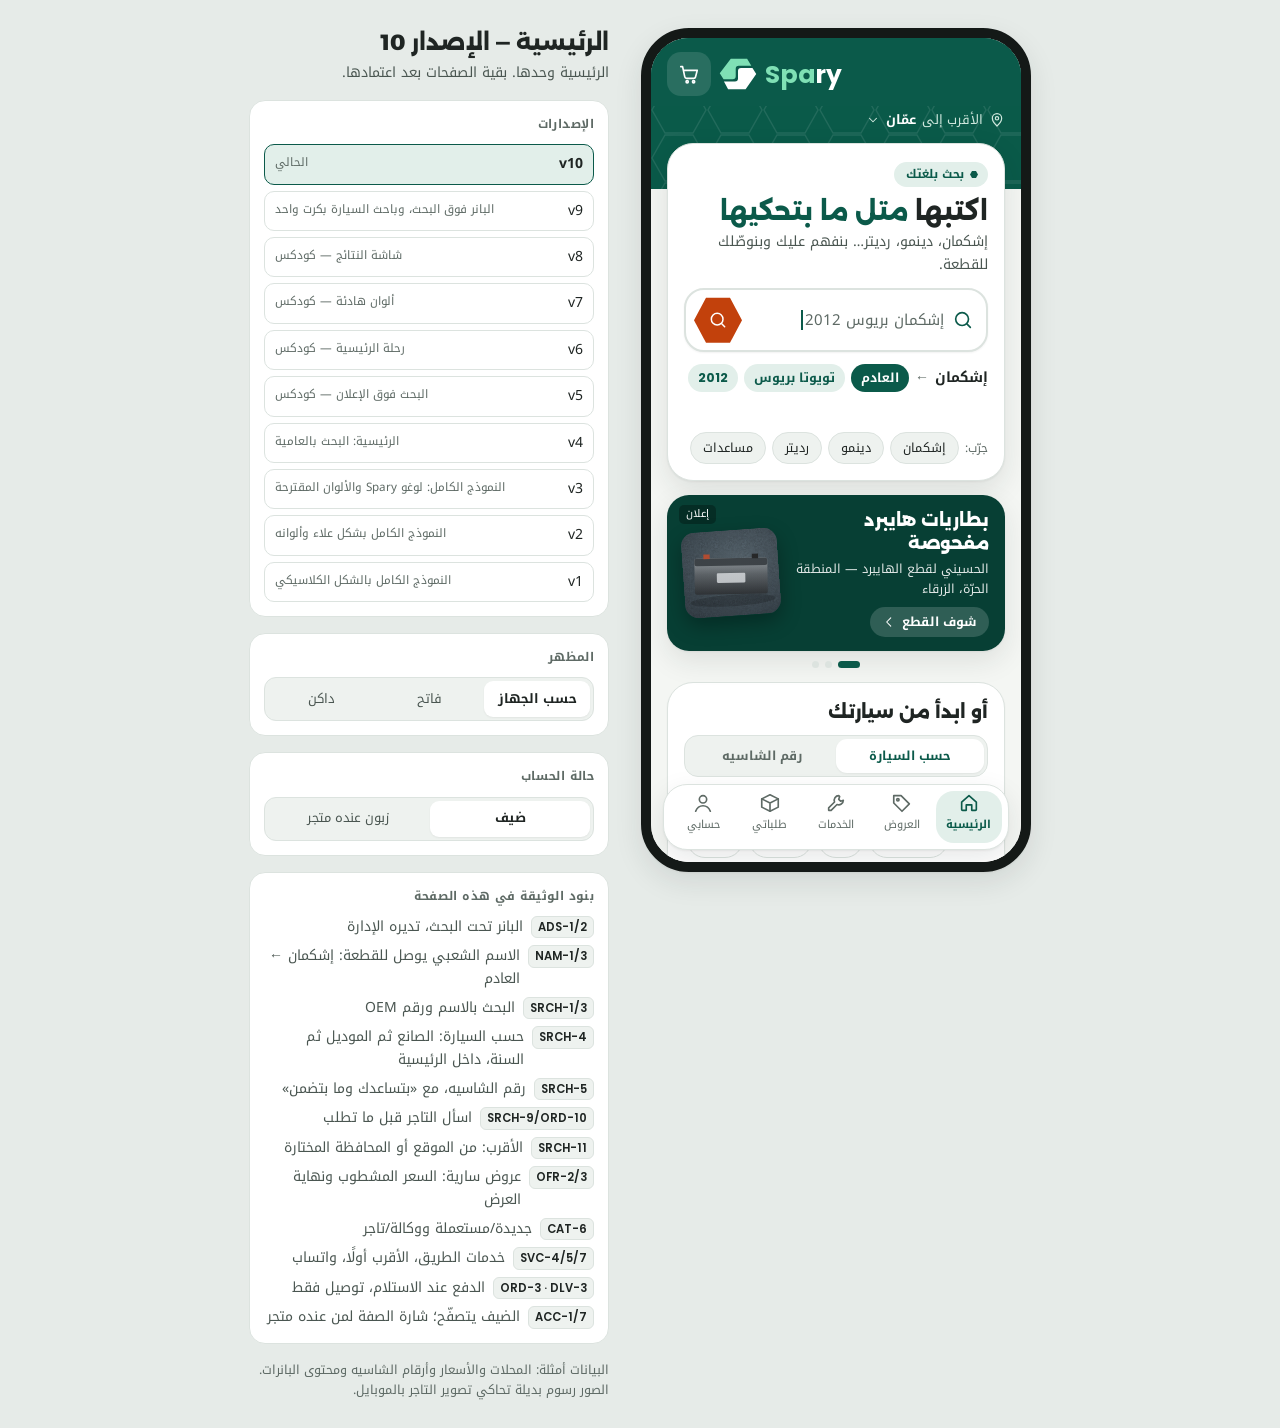
<file: versions/v10-home.html>
<!doctype html>
<html lang="ar" dir="rtl">
<head>
<meta charset="utf-8">
<meta name="viewport" content="width=device-width, initial-scale=1, viewport-fit=cover">
<title>تطبيق زبون سوق القطع</title>
<meta name="claude:viewport-fit-sides" content="cover">
<link rel="preconnect" href="https://fonts.googleapis.com">
<link rel="preconnect" href="https://fonts.gstatic.com" crossorigin>
<link rel="stylesheet" href="https://fonts.googleapis.com/css2?family=Alexandria:wght@600;800&family=Noto+Kufi+Arabic:wght@400;500;700&family=Poppins:wght@600;700&display=swap">
<style>
/* Layout: phone home page. A green "workshop band" carries the logo, made of the logo's hex-nut, with the ad banner hanging off its edge;
   the hero is a search that translates Jordanian street names into official part names. Panel beside it: versions, controls, SRS clauses. */
:root{
  --ground:#E6EBE8; --bg:#F4F6F3; --surface:#FFFFFF; --surface-2:#EEF2EF; --line:#DCE3DF;
  --ink:#1F2523; --ink-2:#4A5651; --ink-3:#5E6A65;
  --brand:#0B5A4A; --brand-deep:#073F34; --brand-soft:#E2EFEA; --mint:#7FE0B5;
  --band:#0B5A4A; --band-ink:#FFFFFF; --band-ink-2:#CFE7DD; --hex:rgba(255,255,255,.07);
  --accent:#C2410C; --accent-hover:#A8380A; --accent-ink:#FFFFFF; --accent-soft:#FDEBDF;
  --plate:#E9EDEB; --plate-line:#B9C2BE; --rivet:#9AA5A0;
  --slide-1:#073F34; --slide-2:#1F2523; --slide-3:#7A2E0C; --on-slide:#FFFFFF;
  --on-brand:#FFFFFF; --ok:#1D7348; --scrim:rgba(20,26,24,.5);
  --shadow:0 1px 2px rgba(31,37,35,.06),0 10px 28px rgba(31,37,35,.10); --shadow-xs:0 1px 2px rgba(31,37,35,.06);
  --f-display:"Alexandria","Noto Kufi Arabic",Tahoma,sans-serif;
  --f-body:"Noto Kufi Arabic",Tahoma,sans-serif;
  --f-num:"Poppins","Segoe UI",sans-serif;
}
@media (prefers-color-scheme: dark){:root:not([data-theme="light"]){
  --ground:#0B110F; --bg:#111917; --surface:#18221F; --surface-2:#1F2B28; --line:#2B3834;
  --ink:#E8ECEA; --ink-2:#BCC6C2; --ink-3:#9AA6A1;
  --brand:#3FB58C; --brand-deep:#0B4A3D; --brand-soft:#15342C; --mint:#7FE0B5;
  --band:#0B4A3D; --band-ink:#FFFFFF; --band-ink-2:#BFDDD1; --hex:rgba(255,255,255,.06);
  --accent:#F0793B; --accent-hover:#F59563; --accent-ink:#1B0D05; --accent-soft:#3A2216;
  --plate:#26322F; --plate-line:#3B4A45; --rivet:#5C6B66;
  --slide-1:#0B4A3D; --slide-2:#26302D; --slide-3:#8A3A12; --on-slide:#FFFFFF;
  --on-brand:#062018; --ok:#5CC48C; --scrim:rgba(0,0,0,.62);
  --shadow:0 1px 2px rgba(0,0,0,.35),0 10px 28px rgba(0,0,0,.35); --shadow-xs:0 1px 2px rgba(0,0,0,.3); color-scheme:dark}}
:root[data-theme="dark"]{
  --ground:#0B110F; --bg:#111917; --surface:#18221F; --surface-2:#1F2B28; --line:#2B3834;
  --ink:#E8ECEA; --ink-2:#BCC6C2; --ink-3:#9AA6A1;
  --brand:#3FB58C; --brand-deep:#0B4A3D; --brand-soft:#15342C; --mint:#7FE0B5;
  --band:#0B4A3D; --band-ink:#FFFFFF; --band-ink-2:#BFDDD1; --hex:rgba(255,255,255,.06);
  --accent:#F0793B; --accent-hover:#F59563; --accent-ink:#1B0D05; --accent-soft:#3A2216;
  --plate:#26322F; --plate-line:#3B4A45; --rivet:#5C6B66;
  --slide-1:#0B4A3D; --slide-2:#26302D; --slide-3:#8A3A12; --on-slide:#FFFFFF;
  --on-brand:#062018; --ok:#5CC48C; --scrim:rgba(0,0,0,.62);
  --shadow:0 1px 2px rgba(0,0,0,.35),0 10px 28px rgba(0,0,0,.35); --shadow-xs:0 1px 2px rgba(0,0,0,.3); color-scheme:dark}

*{box-sizing:border-box}
body{background:var(--ground);color:var(--ink);font-family:var(--f-body);font-size:14px;line-height:1.6;
  padding-left:max(16px,env(safe-area-inset-left,0px));padding-right:max(16px,env(safe-area-inset-right,0px));padding-block:20px}
button,input,select{font:inherit;color:inherit}
button{cursor:pointer}
:focus-visible{outline:2px solid var(--brand);outline-offset:2px}
.num{font-family:var(--f-num);font-variant-numeric:tabular-nums}
.ltr{direction:ltr;unicode-bidi:isolate}

/* stage + panel */
.stage{display:grid;grid-template-columns:auto minmax(280px,360px);gap:32px;justify-content:center;align-items:start;max-width:1100px;margin:0 auto}
.device{width:390px;max-width:100%;height:844px;border:10px solid #141917;border-radius:48px;overflow:hidden;position:relative;background:var(--bg);box-shadow:var(--shadow)}
@media (max-width:860px){.stage{grid-template-columns:minmax(0,1fr);justify-items:center}.panel{width:100%;max-width:430px}}
@media (max-width:480px){.device{border:0;border-radius:20px;width:100%;height:calc(100dvh - 40px);min-height:600px}}
.panel{display:flex;flex-direction:column;gap:16px;min-width:0}
.panel h1{font-family:var(--f-display);font-size:22px;font-weight:800;margin:0;line-height:1.35;text-wrap:balance}
.panel p{margin:0}
.pbox{background:var(--surface);border:1px solid var(--line);border-radius:16px;padding:14px;display:flex;flex-direction:column;gap:10px;min-width:0}
.pbox h2{font-size:12px;letter-spacing:.03em;color:var(--ink-3);margin:0;font-weight:700}
.vers{display:flex;flex-direction:column;gap:6px;margin:0;padding:0;list-style:none}
.vers a,.vers span{display:flex;justify-content:space-between;gap:8px;padding:8px 10px;border-radius:10px;border:1px solid var(--line);color:var(--ink);text-decoration:none}
.vers a:hover{border-color:var(--brand)}
.vers .cur{background:var(--brand-soft);border-color:var(--brand);font-weight:700}
.vers small{color:var(--ink-3);font-weight:400}
.seg{display:flex;background:var(--surface-2);border:1px solid var(--line);border-radius:12px;padding:3px;gap:2px}
.seg button{flex:1;border:0;background:transparent;border-radius:9px;min-height:36px;font-size:13px;color:var(--ink-2)}
.seg button[aria-pressed=true]{background:var(--surface);color:var(--ink);font-weight:700;box-shadow:var(--shadow-xs)}
.refs{display:flex;flex-direction:column;gap:7px;margin:0;padding:0;list-style:none}
.refs li{display:grid;grid-template-columns:auto 1fr;gap:8px;align-items:baseline}
.refs code{font-family:var(--f-num);font-size:11.5px;font-weight:600;background:var(--surface-2);border:1px solid var(--line);border-radius:6px;padding:1px 6px;direction:ltr;white-space:nowrap}
.refs span{color:var(--ink-2);min-width:0}
.pnote{font-size:12.5px;color:var(--ink-3)}

/* app */
.app{height:100%;position:relative;background:var(--bg);display:flex;flex-direction:column}
.scroll{flex:1;overflow-y:auto;overscroll-behavior:contain;min-height:0;padding-bottom:104px;scrollbar-width:none}
.scroll::-webkit-scrollbar{display:none}

/* the band */
.band{background-color:var(--band);color:var(--band-ink);padding:0 16px 70px;position:relative;
  background-image:url("data:image/svg+xml,%3Csvg xmlns='http://www.w3.org/2000/svg' width='56' height='48' viewBox='0 0 56 48'%3E%3Cpath d='M14 1h28l13 23-13 23H14L1 24z' fill='none' stroke='white' stroke-width='1.4'/%3E%3C/svg%3E");
  background-size:56px 48px;background-blend-mode:normal}
.band::after{content:"";position:absolute;inset:0;background:var(--band);opacity:.9;pointer-events:none}
.band > *{position:relative;z-index:1}
.hdr{position:sticky;top:0;z-index:5;display:flex;align-items:center;gap:8px;padding:14px 16px 10px;margin:0 -16px;background:var(--band)}
.logo{display:flex;align-items:center;gap:8px;direction:ltr;flex:1}
.logo .wm{font-family:var(--f-num);font-weight:700;font-size:25px;letter-spacing:-.01em;color:var(--mint);line-height:1}
.logo .wm b{color:var(--band-ink);font-weight:700}
.ibtn{width:44px;height:44px;border-radius:14px;border:0;background:rgba(255,255,255,.12);color:var(--band-ink);display:grid;place-items:center;position:relative;flex:none}
.ibtn:hover{background:rgba(255,255,255,.2)}
.ibtn .dot{position:absolute;top:-3px;inset-inline-end:-3px;min-width:20px;height:20px;border-radius:10px;background:var(--accent);color:var(--accent-ink);font:700 11px/20px var(--f-num);padding:0 5px;border:2px solid var(--band)}
.rolepill{display:flex;align-items:center;gap:6px;height:38px;padding:0 12px;border-radius:999px;border:1px solid rgba(255,255,255,.3);background:rgba(255,255,255,.12);color:var(--band-ink);font-weight:700;font-size:13px}
.loc{display:flex;align-items:center;gap:6px;border:0;background:none;color:var(--band-ink-2);padding:4px 0 0;font-size:13px}
.loc b{color:var(--band-ink)}

/* banner hanging off the band */
.bnr{margin:-58px 16px 0;position:relative;z-index:2}
.bnr-track{display:flex;overflow-x:auto;scroll-snap-type:x mandatory;border-radius:22px;box-shadow:var(--shadow);scrollbar-width:none}
.bnr-track::-webkit-scrollbar{display:none}
.slide{flex:0 0 100%;scroll-snap-align:start;min-height:148px;display:grid;grid-template-columns:minmax(0,1fr) 120px;gap:10px;align-items:center;padding:16px;color:var(--on-slide);position:relative;border:0;text-align:start}
.slide .st1{display:block;font-family:var(--f-display);font-weight:800;font-size:19px;line-height:1.35;margin:0 0 4px;text-wrap:balance}
.slide .st2{display:block;margin:0;font-size:12.5px;opacity:.88}
.slide .cta{display:inline-flex;align-items:center;gap:6px;margin-top:10px;font-weight:700;font-size:12.5px;background:rgba(255,255,255,.16);padding:5px 12px;border-radius:999px}
.slide img{width:120px;height:110px;object-fit:cover;border-radius:16px;transform:rotate(-4deg);box-shadow:0 8px 20px rgba(0,0,0,.3)}
.slide .ad{position:absolute;top:10px;inset-inline-end:12px;font-size:10.5px;background:rgba(0,0,0,.28);padding:1px 7px;border-radius:5px;z-index:1}
.dots{display:flex;justify-content:center;gap:6px;padding:10px 0 0}
.dots button{width:7px;height:7px;border-radius:4px;border:0;padding:0;background:var(--line);transition:width .25s}
.dots button[aria-current=true]{width:22px;background:var(--brand)}

/* hero search */
.sec{padding:22px 16px 0}
.hero-t{font-family:var(--f-display);font-weight:800;font-size:26px;line-height:1.3;margin:0;text-wrap:balance}
.hero-t em{font-style:normal;color:var(--brand)}
.hero-s{margin:4px 0 14px;color:var(--ink-2)}
.sbox{display:flex;align-items:center;gap:8px;background:var(--surface);border:2px solid var(--line);border-radius:20px;padding:6px 6px 6px 8px;box-shadow:var(--shadow-xs);position:relative;transition:border-color .2s}
.sbox:focus-within{border-color:var(--brand)}
.sbox > svg{flex:none;color:var(--brand);margin-inline-start:6px}
.sfield{position:relative;flex:1;min-width:0;height:44px}
.sfield input{position:absolute;inset:0;width:100%;border:0;background:transparent;outline:none;font-size:15px;color:var(--ink)}
.ghost{position:absolute;inset:0;display:flex;align-items:center;font-size:15px;color:var(--ink-3);pointer-events:none;white-space:nowrap;overflow:hidden}
.ghost i{display:inline-block;width:2px;height:20px;background:var(--brand);margin-inline-start:2px;animation:blink 1s steps(1) infinite}
@keyframes blink{50%{opacity:0}}
.sgo{width:48px;height:48px;flex:none;border:0;background:var(--accent);color:var(--accent-ink);display:grid;place-items:center;clip-path:polygon(25% 3%,75% 3%,100% 50%,75% 97%,25% 97%,0 50%)}
.sgo:hover{background:var(--accent-hover)}
.xl8{display:flex;flex-wrap:wrap;align-items:center;gap:6px;min-height:36px;margin-top:10px}
.xl8 .said{font-weight:700;color:var(--ink)}
.xl8 .arr{color:var(--ink-3)}
.pill{display:inline-flex;align-items:center;gap:4px;height:28px;padding:0 10px;border-radius:999px;font-size:12.5px;font-weight:700;white-space:nowrap}
.pill.part{background:var(--brand);color:var(--on-brand)}
.pill.car{background:var(--brand-soft);color:var(--brand)}
.pill.oem{background:var(--surface-2);color:var(--ink);border:1px solid var(--line);font-family:var(--f-num)}
.xl8 .lbl{font-size:12px;color:var(--ink-3)}
@media (prefers-reduced-motion:no-preference){.xl8 > *{animation:pop .35s ease-out both}.xl8 > *:nth-child(2){animation-delay:.06s}.xl8 > *:nth-child(3){animation-delay:.12s}.xl8 > *:nth-child(4){animation-delay:.18s}.xl8 > *:nth-child(5){animation-delay:.24s}
  @keyframes pop{from{opacity:0;transform:translateY(6px) scale(.96)}}}
.go-row{display:flex;justify-content:flex-end}
.go-row button{border:0;background:none;color:var(--brand);font-weight:700;padding:6px 0}

/* entry tiles */
.tiles{display:grid;grid-template-columns:1fr 1fr;gap:10px;padding:16px 16px 0}
.tile{display:flex;flex-direction:column;align-items:flex-start;gap:8px;padding:14px;background:var(--surface);border:1px solid var(--line);border-radius:20px;text-align:start;min-width:0;box-shadow:var(--shadow-xs)}
.tile:hover{border-color:var(--brand)}
.hexi{width:42px;height:38px;display:grid;place-items:center;background:var(--brand-soft);color:var(--brand);clip-path:polygon(25% 0,75% 0,100% 50%,75% 100%,25% 100%,0 50%)}
.tile b{font-size:15px;line-height:1.3}
.tile .sub{font-size:12px;color:var(--ink-3);line-height:1.4}
.makes{display:flex;gap:4px;flex-wrap:wrap}
.makes span{font-size:11px;padding:1px 7px;border-radius:999px;background:var(--surface-2);border:1px solid var(--line);color:var(--ink-2)}
.plate{width:100%;background:var(--plate);border:1px solid var(--plate-line);border-radius:8px;padding:6px 18px;position:relative;direction:ltr;font-family:ui-monospace,"Cascadia Mono",Consolas,monospace;font-size:11.5px;letter-spacing:.09em;color:var(--ink);white-space:nowrap;overflow:hidden}
.plate::before,.plate::after{content:"";position:absolute;top:50%;width:6px;height:6px;margin-top:-3px;border-radius:50%;background:var(--rivet)}
.plate::before{left:6px}.plate::after{right:6px}
.plate small{display:block;font-size:8.5px;letter-spacing:.2em;color:var(--ink-3)}
.plate .rest{color:var(--ink-3)}

/* trust strip */
.trust{display:grid;grid-template-columns:repeat(3,minmax(0,1fr));gap:8px;padding:16px 16px 0}
.trust div{display:flex;flex-direction:column;align-items:center;text-align:center;gap:4px;font-size:11.5px;font-weight:700;color:var(--ink-2);padding:10px 4px;border-radius:14px;background:var(--surface-2)}
.trust svg{color:var(--brand)}

/* section heads */
.sh{display:flex;align-items:baseline;justify-content:space-between;gap:8px;padding:26px 16px 10px}
.sh h2{font-family:var(--f-display);font-weight:800;font-size:19px;margin:0;display:flex;align-items:center;gap:8px}
.sh h2::before{content:"";width:10px;height:9px;background:var(--brand);clip-path:polygon(25% 0,75% 0,100% 50%,75% 100%,25% 100%,0 50%);flex:none}
.sh button{border:0;background:none;color:var(--brand);font-weight:700;font-size:13px;padding:6px 0}
.rail{display:flex;gap:12px;overflow-x:auto;padding:0 16px 6px;scroll-snap-type:x proximity;scrollbar-width:none}
.rail::-webkit-scrollbar{display:none}

/* offer card with a hanging price tag */
.oc{flex:0 0 178px;scroll-snap-align:start;display:flex;flex-direction:column;gap:8px;padding:8px;background:var(--surface);border:1px solid var(--line);border-radius:20px;box-shadow:var(--shadow-xs);min-width:0}
.oc-open{display:flex;flex-direction:column;gap:5px;border:0;background:none;padding:0;text-align:start;min-width:0}
.oc-img{position:relative;border-radius:14px;overflow:hidden;aspect-ratio:1;background:var(--surface-2)}
.oc-img img{width:100%;height:100%;object-fit:cover;display:block}
.tag{position:absolute;top:10px;inset-inline-start:-2px;background:var(--accent);color:var(--accent-ink);font:700 13px/1 var(--f-num);padding:7px 16px 7px 10px;
  clip-path:polygon(0 0,100% 0,calc(100% - 9px) 50%,100% 100%,0 100%)}
[dir=rtl] .tag{clip-path:polygon(0 0,100% 0,100% 100%,0 100%,9px 50%);padding:7px 10px 7px 16px}
.pills{display:flex;gap:4px;flex-wrap:wrap}
.pills span{font-size:10.5px;font-weight:700;padding:1px 7px;border-radius:999px;background:var(--surface-2);color:var(--ink-2)}
.pills .new{background:var(--brand-soft);color:var(--brand)}
.oc .t{font-weight:700;font-size:13.5px;line-height:1.45;display:-webkit-box;-webkit-line-clamp:2;-webkit-box-orient:vertical;overflow:hidden}
.oc .fit{font-size:11.5px;color:var(--ink-3);white-space:nowrap;overflow:hidden;text-overflow:ellipsis}
.pr{display:flex;align-items:baseline;gap:6px;flex-wrap:wrap}
.pr b{font:700 18px/1 var(--f-num);color:var(--ink)}
.pr small{font-size:11px;color:var(--ink-3)}
.pr s{font:500 12px var(--f-num);color:var(--ink-3)}
.ends{font-size:11.5px;color:var(--accent);font-weight:700;display:flex;align-items:center;gap:4px}
.seller{font-size:11.5px;color:var(--ink-2);display:flex;align-items:center;gap:4px;min-width:0;white-space:nowrap;overflow:hidden;text-overflow:ellipsis}
.seller .st{color:#D99A00;display:inline-flex}
.add{min-height:40px;border-radius:14px;border:0;background:var(--accent);color:var(--accent-ink);font-weight:700;font-size:13px;display:flex;align-items:center;justify-content:center;gap:6px}
.add:hover{background:var(--accent-hover)}
.add.in{background:var(--brand-soft);color:var(--brand)}

/* services */
.types{display:flex;gap:10px;overflow-x:auto;padding:0 16px 4px;scrollbar-width:none}
.types::-webkit-scrollbar{display:none}
.type{flex:none;width:72px;display:flex;flex-direction:column;align-items:center;gap:6px;border:0;background:none;padding:0;font-size:11.5px;color:var(--ink-2);text-align:center;line-height:1.3}
.type span:first-child{width:56px;height:52px;display:grid;place-items:center;background:var(--surface);border:1px solid var(--line);color:var(--brand);clip-path:polygon(25% 0,75% 0,100% 50%,75% 100%,25% 100%,0 50%)}
.svcs{display:flex;flex-direction:column;gap:10px;padding:12px 16px 0}
.sc{display:grid;grid-template-columns:60px minmax(0,1fr) auto;gap:12px;align-items:center;padding:10px;background:var(--surface);border:1px solid var(--line);border-radius:20px;box-shadow:var(--shadow-xs)}
.sc img{width:60px;height:60px;border-radius:14px;object-fit:cover;display:block}
.sc b{display:block;font-size:14px}
.sc .m{font-size:12px;color:var(--ink-3)}
.wa{min-height:40px;padding:0 12px;border-radius:14px;border:0;background:var(--brand);color:var(--on-brand);font-weight:700;font-size:12.5px;display:flex;align-items:center;gap:6px}

/* floating bottom nav */
.nav{position:absolute;inset-inline:12px;bottom:12px;display:grid;grid-template-columns:repeat(5,1fr);background:var(--surface);border:1px solid var(--line);border-radius:24px;padding:6px;box-shadow:var(--shadow);z-index:10}
.nav button{border:0;background:none;display:flex;flex-direction:column;align-items:center;gap:2px;min-height:52px;font-size:11px;color:var(--ink-3);border-radius:18px}
.nav button[aria-current=page]{color:var(--brand);font-weight:700;background:var(--brand-soft)}

.toast{position:absolute;inset-inline:16px;bottom:96px;background:var(--ink);color:var(--bg);padding:12px 14px;border-radius:14px;font-size:13.5px;z-index:20;box-shadow:var(--shadow)}
.sr{position:absolute;width:1px;height:1px;overflow:hidden;clip:rect(0 0 0 0)}

/* ---------- v9: compact hanging banner, search card, one finder for car and VIN, roadside card ---------- */
:root{--road:#1F2523; --road-ink:#FFFFFF; --road-ink-2:rgba(255,255,255,.74)}
@media (prefers-color-scheme: dark){:root:not([data-theme="light"]){--road:#24302C}}
:root[data-theme="dark"]{--road:#24302C}
.band{padding-bottom:62px}
.bnr{margin-top:-50px}
.slide{min-height:118px;grid-template-columns:minmax(0,1fr) 96px;padding:14px 16px}
.slide .st1{font-size:17px}
.slide img{width:96px;height:86px;border-radius:14px}
.slide .cta{margin-top:8px}
.card9{margin:14px 16px 0;background:var(--surface);border:1px solid var(--line);border-radius:26px;padding:18px 16px 16px;box-shadow:var(--shadow-xs)}
.eyebrow{display:inline-flex;align-items:center;gap:6px;font-size:12px;font-weight:700;color:var(--brand);background:var(--brand-soft);padding:3px 10px 3px 12px;border-radius:999px;margin-bottom:8px}
.eyebrow i{width:8px;height:7px;background:var(--brand);clip-path:polygon(25% 0,75% 0,100% 50%,75% 100%,25% 100%,0 50%)}
.card9 .hero-t{font-size:25px}
.card9 .hero-s{margin-bottom:12px}
.xl8{min-height:66px;align-content:flex-start;margin-top:12px}
.try{display:flex;align-items:center;gap:6px;overflow-x:auto;scrollbar-width:none;padding-top:2px}
.try::-webkit-scrollbar{display:none}
.try > span{font-size:12px;color:var(--ink-3);flex:none}
.try button{flex:none;height:32px;padding:0 12px;border-radius:999px;border:1px solid var(--line);background:var(--surface-2);font-size:12.5px;color:var(--ink)}
.try button:hover{border-color:var(--brand);color:var(--brand)}
.fhead{display:flex;align-items:center;justify-content:space-between;gap:10px;margin-bottom:14px}
.fhead h2{font-family:var(--f-display);font-weight:800;font-size:18px;margin:0;line-height:1.3}
.tabs2{display:flex;background:var(--surface-2);border:1px solid var(--line);border-radius:14px;padding:3px;flex:none}
.tabs2 button{border:0;background:none;border-radius:11px;padding:7px 11px;font-size:12.5px;font-weight:700;color:var(--ink-3)}
.tabs2 button[aria-selected=true]{background:var(--surface);color:var(--brand);box-shadow:var(--shadow-xs)}
.steps{display:flex;flex-direction:column;gap:12px;margin:0;padding:0;list-style:none}
.step{display:grid;grid-template-columns:30px minmax(0,1fr);gap:10px;align-items:start}
.step .n{width:30px;height:27px;display:grid;place-items:center;font:700 12px/1 var(--f-num);background:var(--surface-2);color:var(--ink-3);clip-path:polygon(25% 0,75% 0,100% 50%,75% 100%,25% 100%,0 50%)}
.step.done .n{background:var(--brand);color:var(--on-brand)}
.step.now .n{background:var(--accent);color:var(--accent-ink)}
.step .lab{font-size:12px;color:var(--ink-3);line-height:27px}
.step.done .lab{display:flex;align-items:center;justify-content:space-between;gap:8px;color:var(--ink);font-weight:700;font-size:14px}
.step.done .lab button{border:0;background:none;color:var(--brand);font-size:12px;font-weight:700;padding:0}
.step.todo{opacity:.55}
.chips{display:flex;gap:6px;overflow-x:auto;scrollbar-width:none;padding:4px 0 2px}
.chips::-webkit-scrollbar{display:none}
.chips button{flex:none;height:36px;padding:0 13px;border-radius:999px;border:1px solid var(--line);background:var(--surface);font-size:13px;font-weight:500;color:var(--ink)}
.chips button:hover{border-color:var(--brand);color:var(--brand)}
.chips.yr button{font-family:var(--f-num);font-weight:600}
.fgo{margin-top:14px;width:100%;min-height:48px;border-radius:16px;border:0;background:var(--accent);color:var(--accent-ink);font-weight:700;font-size:14px;display:flex;align-items:center;justify-content:center;gap:8px}
.fgo:hover{background:var(--accent-hover)}
.fgo[aria-disabled=true]{background:var(--surface-2);color:var(--ink-3);cursor:default}
.vinbox{background:var(--plate);border:1px solid var(--plate-line);border-radius:14px;padding:8px 28px 10px;position:relative;direction:ltr}
.vinbox::before,.vinbox::after{content:"";position:absolute;top:50%;width:7px;height:7px;margin-top:-3px;border-radius:50%;background:var(--rivet)}
.vinbox::before{left:10px}.vinbox::after{right:10px}
.vinbox small{display:flex;justify-content:space-between;font-size:10px;letter-spacing:.18em;color:var(--ink-3);font-family:var(--f-num)}
.vinbox input{width:100%;border:0;background:transparent;outline:none;font-family:ui-monospace,"Cascadia Mono",Consolas,monospace;font-size:17px;letter-spacing:.12em;text-transform:uppercase;color:var(--ink);padding:2px 0 0}
.vinbox:focus-within{border-color:var(--brand)}
.vhelp{display:flex;justify-content:space-between;align-items:center;gap:8px;font-size:12px;color:var(--ink-3);margin-top:8px}
.vhelp button{border:0;background:none;color:var(--brand);font-weight:700;font-size:12px;padding:0;flex:none}
.honest{display:flex;gap:6px;align-items:flex-start;font-size:12px;color:var(--ink-3);margin-top:10px;line-height:1.5}
.honest svg{flex:none;margin-top:2px;color:var(--brand)}
.trust{padding-top:14px}
.oc{flex-basis:186px}
.road{margin:28px 16px 0;border-radius:26px;padding:18px 16px 16px;background:var(--road);color:var(--road-ink);position:relative;overflow:hidden}
.road::after{content:"";position:absolute;width:190px;height:164px;inset-inline-start:-58px;top:-46px;opacity:.09;pointer-events:none;
  background:url("data:image/svg+xml,%3Csvg xmlns='http://www.w3.org/2000/svg' viewBox='0 0 100 84'%3E%3Cpath d='M26 3h48l23 39-23 39H26L3 42z' fill='none' stroke='white' stroke-width='5'/%3E%3C/svg%3E") center/contain no-repeat}
.road > *{position:relative;z-index:1}
.road .ey{font-size:12px;font-weight:700;color:var(--mint)}
.road h2{font-family:var(--f-display);font-weight:800;font-size:23px;line-height:1.3;margin:2px 0 4px}
.road p{margin:0 0 14px;color:var(--road-ink-2);font-size:13px}
.road .grid4{display:grid;grid-template-columns:repeat(4,minmax(0,1fr));gap:8px}
.road .type{width:auto;color:var(--road-ink-2)}
.road .type span:first-child{background:rgba(255,255,255,.1);border:0;color:var(--mint);width:54px;height:48px}
.road .all{margin-top:14px;display:flex;justify-content:space-between;align-items:center;gap:8px}
.road .all span{font-size:12px;color:var(--road-ink-2)}
.road .all button{border:0;background:var(--mint);color:#062018;font-weight:700;font-size:12.5px;border-radius:999px;padding:7px 14px}
.svcs{padding-top:12px}
.fhead{flex-direction:column;align-items:stretch}
.tabs2 button{flex:1}
.rolepill{white-space:nowrap}

/* v10: the search card hangs off the band; the banner sits under it */
.band{padding-bottom:58px}
.hero9{margin-top:-46px;position:relative;z-index:2;box-shadow:var(--shadow)}
.bnr{margin:14px 16px 0}
</style>
</head>
<body>
<div class="stage">
  <div class="device"><div class="app" id="app" dir="rtl" lang="ar"></div></div>
  <aside class="panel" id="panel" aria-label="لوحة المعاينة"></aside>
</div>
<script>
/* ---------- icons (stroke, currentColor) ---------- */
const P = {
  search:'<circle cx="11" cy="11" r="7"/><path d="m20 20-3.5-3.5"/>',
  cart:'<path d="M3 4h2l2.4 11.2a2 2 0 0 0 2 1.6h7.7a2 2 0 0 0 2-1.5L21 8H6"/><circle cx="10" cy="20.5" r="1.2"/><circle cx="17" cy="20.5" r="1.2"/>',
  back:'<path d="M9 5l7 7-7 7"/>', chev:'<path d="M15 5l-7 7 7 7"/>', down:'<path d="m6 9 6 6 6-6"/>',
  home:'<path d="M4 11 12 4l8 7v8a1 1 0 0 1-1 1h-4v-6h-6v6H5a1 1 0 0 1-1-1z"/>',
  tag:'<path d="M3 12V4h8l9 9-8 8z"/><circle cx="7.5" cy="8.5" r="1.3"/>',
  wrench:'<path d="M15 4a5 5 0 0 0-4.6 6.9L4 17.3V20h2.7l6.4-6.4A5 5 0 0 0 20 9l-3 1-2-2 1-3z"/>',
  box:'<path d="M3 7.5 12 3l9 4.5v9L12 21l-9-4.5z"/><path d="M3 7.5 12 12l9-4.5M12 12v9"/>',
  user:'<circle cx="12" cy="8" r="4"/><path d="M4 21c1.5-4 4.5-6 8-6s6.5 2 8 6"/>',
  star:'<path fill="currentColor" stroke="none" d="M12 3.5l2.6 5.3 5.9.9-4.3 4.1 1 5.8L12 16.9l-5.2 2.7 1-5.8-4.3-4.1 5.9-.9z"/>',
  phone:'<path d="M5 4h4l2 5-2.5 1.5a11 11 0 0 0 5 5L15 13l5 2v4a2 2 0 0 1-2 2A16 16 0 0 1 3 6a2 2 0 0 1 2-2"/>',
  truck:'<path d="M3 6h11v10H3zM14 9h4l3 3v4h-7"/><circle cx="7" cy="17.5" r="1.8"/><circle cx="17" cy="17.5" r="1.8"/>',
  filter:'<path d="M4 6h16M7 12h10M10 18h4"/>', sort:'<path d="M7 4v16M4 7l3-3 3 3M17 20V4M14 17l3 3 3-3"/>',
  check:'<path d="m5 12 5 5 9-10"/>', x:'<path d="M6 6l12 12M18 6 6 18"/>', upload:'<path d="M12 16V4M7 9l5-5 5 5M4 20h16"/>',
  chat:'<path d="M4 20l1.3-4A8 8 0 1 1 8 19z"/><path d="M9 10.5c.5 2 2 3.5 4.5 4.5"/>',
  pin:'<path d="M12 21s-7-6.2-7-11.5a7 7 0 0 1 14 0C19 14.8 12 21 12 21z"/><circle cx="12" cy="9.5" r="2.5"/>',
  alert:'<path d="M12 3 2 20h20z"/><path d="M12 10v4M12 17h.01"/>', info:'<circle cx="12" cy="12" r="9"/><path d="M12 11v5M12 8h.01"/>',
  store:'<path d="M4 9l1.5-5h13L20 9M4 9v11h16V9M4 9h16M9 20v-6h6v6"/>', clock:'<circle cx="12" cy="12" r="9"/><path d="M12 7v5l3 2"/>',
  globe:'<circle cx="12" cy="12" r="9"/><path d="M3 12h18M12 3c3 3.5 3 14.5 0 18M12 3c-3 3.5-3 14.5 0 18"/>',
  help:'<circle cx="12" cy="12" r="9"/><path d="M9.5 9.5a2.5 2.5 0 1 1 3.5 2.3c-.7.3-1 .9-1 1.7M12 17h.01"/>',
  car:'<path d="M4 15v-3l2-5h12l2 5v3"/><path d="M3 15h18v3H3z"/><circle cx="7" cy="18" r="1.6"/><circle cx="17" cy="18" r="1.6"/>',
  vin:'<path d="M4 5v14M7 5v14M10 5v14M14 5v14M16 5v14M20 5v14"/>', swap:'<path d="M7 4 3 8l4 4M3 8h14M17 20l4-4-4-4M21 16H7"/>',
  shield:'<path d="M12 3 4 6v6c0 5 3.5 8 8 9 4.5-1 8-4 8-9V6z"/>', logout:'<path d="M14 4h5v16h-5M10 8l-4 4 4 4M6 12h10"/>',
  trash:'<path d="M4 7h16M9 7V4h6v3M6 7l1 13h10l1-13"/>', ret:'<path d="M9 14 4 9l5-5"/><path d="M4 9h10a6 6 0 0 1 0 12h-3"/>',
  doc:'<path d="M6 3h8l4 4v14H6z"/><path d="M14 3v4h4"/>', heavy:'<path d="M8 8a4 4 0 1 1 8 0M5 9h14l2 12H3z"/>',
  plus:'<path d="M12 5v14M5 12h14"/>', supply:'<path d="M3 7h13v10H3zM16 10h3l2 3v4h-5"/><path d="M7 11h5"/>',
};
const ic = (n, s=22, extra='') => `<svg width="${s}" height="${s}" viewBox="0 0 24 24" fill="none" stroke="currentColor" stroke-width="1.8" stroke-linecap="round" stroke-linejoin="round" aria-hidden="true" ${extra}>${P[n]||''}</svg>`;

/* ---------- photo-like placeholders: phone shots of real parts on a bench ---------- */
const BG = { concrete:['#9A9B96','#62645F'], wood:['#A47C52','#5E4429'], card:['#CDB287','#95784D'], shop:['#61707A','#36414A'], tile:['#DAD8D1','#A9A69E'], night:['#3B4650','#1C232A'] };
const SH = {
  pads:'<path d="M105 105q95-42 190 0v52q-95-30-190 0z" fill="url(#m)"/><path d="M118 168q82-34 164 0v44q-82-24-164 0z" fill="#2b2b2b"/><path d="M105 157q95-30 190 0" stroke="#c9ccce" stroke-width="3" fill="none"/>',
  exhaust:'<rect x="40" y="146" width="96" height="18" rx="9" fill="url(#m)"/><rect x="118" y="112" width="176" height="86" rx="43" fill="url(#m)"/><rect x="286" y="140" width="84" height="16" rx="8" fill="#5b5f62"/><path d="M140 125h130" stroke="#d6d9db" stroke-width="3" opacity=".6"/>',
  headlight:'<path d="M80 112q130-46 242 8l-22 92q-116 22-208-10z" fill="#1d2226"/><circle cx="165" cy="160" r="36" fill="#dfe7ec" opacity=".85"/><circle cx="250" cy="156" r="27" fill="#cfd8de" opacity=".8"/><path d="M95 205q100 18 200 0" stroke="#e58b2a" stroke-width="7"/>',
  alt:'<circle cx="208" cy="152" r="82" fill="url(#m)"/><circle cx="208" cy="152" r="46" fill="#3e4245"/><path d="M168 152h80M208 112v80M180 124l56 56M236 124l-56 56" stroke="#7d8286" stroke-width="5"/><circle cx="110" cy="152" r="22" fill="#2a2d30"/>',
  radiator:'<rect x="66" y="78" width="268" height="152" rx="6" fill="#2d3134"/><g stroke="#8a9095" stroke-width="2">' + Array.from({length:30},(_,i)=>`<path d="M${76+i*8.5} 86v136"/>`).join('') + '</g><rect x="60" y="70" width="18" height="168" rx="4" fill="#575c60"/><rect x="322" y="70" width="18" height="168" rx="4" fill="#575c60"/>',
  bumper:'<path d="M36 138q164-64 328 0v54q-164 42-328 0z" fill="#26292b"/><path d="M110 176h180" stroke="#4a4e51" stroke-width="10" stroke-linecap="round"/>',
  hybatt:'<rect x="72" y="98" width="256" height="126" rx="8" fill="url(#m)"/><rect x="72" y="98" width="256" height="26" rx="8" fill="#3b4044"/><rect x="104" y="84" width="22" height="16" fill="#b94a2c"/><rect x="274" y="84" width="22" height="16" fill="#222"/><rect x="150" y="150" width="100" height="34" rx="4" fill="#e6e9eb" opacity=".8"/>',
  mirror:'<path d="M120 90h170q30 0 30 30v72q0 30-30 30H152q-42 0-52-42z" fill="#1f2326"/><path d="M134 104h150q20 0 20 20v62q0 20-20 20H160q-30 0-38-32z" fill="#a9bac4" opacity=".8"/>',
  filter:'<rect x="150" y="82" width="100" height="150" rx="14" fill="#0f4b8a"/><g stroke="#2c6db0" stroke-width="4">' + Array.from({length:9},(_,i)=>`<path d="M${158+i*10.5} 96v122"/>`).join('') + '</g><rect x="146" y="74" width="108" height="22" rx="8" fill="#55595c"/>',
  shock:'<rect x="186" y="34" width="28" height="228" rx="12" fill="url(#m)"/><path d="M168 70l64 16-64 16 64 16-64 16 64 16-64 16 64 16" stroke="#c0392b" stroke-width="7" fill="none" stroke-linejoin="round"/>',
  compressor:'<rect x="112" y="108" width="190" height="104" rx="42" fill="url(#m)"/><circle cx="108" cy="160" r="40" fill="#2d3033"/><circle cx="108" cy="160" r="14" fill="#7a7f83"/>',
  store:'<rect x="0" y="0" width="400" height="300" fill="#2b3238" opacity=".35"/><g>' + Array.from({length:4},(_,r)=>`<rect x="20" y="${30+r*66}" width="360" height="6" fill="#d8d2c4"/>` + Array.from({length:7},(_,c)=>`<rect x="${28+c*51}" y="${6+r*66}" width="42" height="${18+((r*7+c)%3)*4}" fill="${['#c96b2c','#2f5d8a','#d9b44a','#6c7a84','#a23b2a'][(r+c)%5]}" opacity=".9"/>`).join('')).join('') + '</g>',
};
const _img = {};
function img(kind, bg='concrete', seed=1){
  const k = kind+bg+seed; if (_img[k]) return _img[k];
  const [a,b] = BG[bg]||BG.concrete, rot = ((seed*37)%13)-6;
  const shape = SH[kind] ? `<g transform="rotate(${rot} 200 150)">${SH[kind]}</g>` :
    `<g transform="translate(130,80) scale(5.8)" fill="none" stroke="#fff" stroke-width="1.5" stroke-linecap="round" stroke-linejoin="round" opacity=".92">${P[kind]||P.wrench}</g>`;
  const svg = `<svg xmlns="http://www.w3.org/2000/svg" viewBox="0 0 400 300"><defs><radialGradient id="g" cx="${40+seed*7%30}%" cy="35%" r="85%"><stop offset="0" stop-color="${a}"/><stop offset="1" stop-color="${b}"/></radialGradient><linearGradient id="m" x1="0" y1="0" x2="0" y2="1"><stop offset="0" stop-color="#9aa0a4"/><stop offset=".45" stop-color="#5c6165"/><stop offset="1" stop-color="#2c2f32"/></linearGradient><filter id="n"><feTurbulence type="fractalNoise" baseFrequency=".85" numOctaves="2" seed="${seed}"/><feColorMatrix values="0 0 0 0 0 0 0 0 0 0 0 0 0 0 0 0 0 0 .32 0"/></filter></defs><rect width="400" height="300" fill="url(#g)"/><rect width="400" height="300" filter="url(#n)"/><ellipse cx="200" cy="246" rx="150" ry="20" fill="#000" opacity=".22"/>${shape}<rect width="400" height="300" fill="url(#g)" opacity=".08"/></svg>`;
  return _img[k] = 'data:image/svg+xml;charset=utf-8,' + encodeURIComponent(svg);
}

/* ---------- reference data (examples for the prototype) ---------- */
const GOVS = ['عمّان','الزرقاء','إربد','البلقاء','مادبا','الكرك','المفرق','جرش','عجلون','الطفيلة','معان','العقبة'];
const NAMES = [
  {id:'pads_f', name:'فحمات الفرامل الأمامية', alt:['فحمات بريك','تيل فرامل','بريك قدام','فحمات'], img:'pads'},
  {id:'pads_r', name:'فحمات الفرامل الخلفية', alt:['فحمات بريك خلفي','تيل فرامل خلفي','فحمات'], img:'pads'},
  {id:'exhaust', name:'العادم', alt:['إشكمان','اشكمان','شكمان','اكزوز'], img:'exhaust'},
  {id:'alt', name:'مولّد الكهرباء', alt:['دينمو','دينامو'], img:'alt'},
  {id:'shock', name:'ممتصّ الصدمات الأمامي', alt:['مساعد','مساعدات','مساعد قدام'], img:'shock'},
  {id:'radiator', name:'مشعّ التبريد', alt:['رديتر','راديتر'], img:'radiator'},
  {id:'headlight', name:'المصباح الأمامي', alt:['ضو','ضو قدام','فانوس','ضوء أمامي'], img:'headlight'},
  {id:'bumper', name:'الصدّام الأمامي', alt:['دعامية','صدام'], img:'bumper'},
  {id:'hybatt', name:'بطارية الهايبرد', alt:['بطارية هايبرد','هايبرد'], img:'hybatt'},
  {id:'mirror', name:'المرآة الجانبية', alt:['مراية','مرايه'], img:'mirror'},
  {id:'filter', name:'فلتر الزيت', alt:['فلتر زيت'], img:'filter'},
  {id:'compressor', name:'ضاغط المكيّف', alt:['كمبروسر','كمبريسور'], img:'compressor'},
];
const MAKES = [
  {id:'hyundai', name:'هيونداي', models:[{id:'avante',name:'أفانتي',alt:['افانتي','النترا','إلنترا','avante','elantra']},{id:'sonata',name:'سوناتا',alt:['sonata','سوناتا هايبرد']},{id:'tucson',name:'توسان',alt:['tucson']}]},
  {id:'kia', name:'كيا', models:[{id:'cerato',name:'سيراتو',alt:['cerato','k3']},{id:'optima',name:'أوبتيما',alt:['اوبتيما','optima','k5']},{id:'rio',name:'ريو',alt:['rio']}]},
  {id:'toyota', name:'تويوتا', models:[{id:'prius',name:'بريوس',alt:['prius','بريس']},{id:'corolla',name:'كورولا',alt:['corolla','كرولا']},{id:'camry',name:'كامري',alt:['camry']}]},
  {id:'ford', name:'فورد', models:[{id:'fusion',name:'فيوجن',alt:['fusion']}]},
  {id:'mitsubishi', name:'ميتسوبيشي', models:[{id:'lancer',name:'لانسر',alt:['lancer']}]},
  {id:'nissan', name:'نيسان', models:[{id:'sunny',name:'صني',alt:['sunny']}]},
];
const TR = {
  nash:{name:'مركز النشامى لقطع الكوري', area:'عمّان — رأس العين', gov:'عمّان', rating:4.6, count:128, phone:'079 000 1184', free:100, km:3.2},
  saleem:{name:'قطع غيار أبو سليم', area:'عمّان — ماركا', gov:'عمّان', rating:4.8, count:212, phone:'078 000 2290', free:150, km:7.5},
  husseini:{name:'الحسيني لقطع الهايبرد', area:'الزرقاء — المنطقة الحرّة', gov:'الزرقاء', rating:4.3, count:76, phone:'077 000 3352', free:null, km:18.4},
  amana:{name:'الأمانة للقطع اليابانية', area:'سحاب — المدينة الصناعية', gov:'عمّان', rating:4.5, count:91, phone:'079 000 4417', free:120, km:13.9},
  shamal:{name:'مستودع الشمال للمستعمل', area:'إربد — شارع الثلاثين', gov:'إربد', rating:4.1, count:39, phone:'078 000 5536', free:null, km:71},
};
const W_NONE = 'بلا كفالة';
const L = [
  {id:1, n:'pads_f', g:'pads-avante', tr:'nash', cond:'new', auth:'agency', origin:'كوريا', brand:'Hyundai Mobis', oem:'58101-3XA30', mk:'hyundai', md:'avante', cars:'هيونداي أفانتي 2011–2015', price:22, war:'6 أشهر', feat:true, bg:'tile', days:9, desc:'فحمات أمامية أصلية من الوكالة، علبة مغلقة. تركب على أفانتي MD بمحرّك 1.6 و1.8.'},
  {id:2, n:'pads_f', g:'pads-avante', tr:'saleem', cond:'new', auth:'trader', origin:'كوريا', brand:'Sangsin', oem:'58101-3XA30', mk:'hyundai', md:'avante', cars:'هيونداي أفانتي 2011–2015', price:13.5, offer:{price:11, ends:'31 تشرين الأول', pct:19, days:2}, war:'3 أشهر', bg:'wood', days:4, desc:'فحمات تجارية كورية، بديل مطابق لرقم الوكالة.'},
  {id:3, n:'pads_f', g:'pads-avante', tr:'amana', cond:'new', auth:'trader', origin:'الصين', brand:'Hi-Q', oem:'58101-3XA30', mk:'hyundai', md:'avante', cars:'هيونداي أفانتي 2011–2015', price:12, war:'شهر', bg:'card', days:12, desc:'بديل اقتصادي مطابق لرقم الوكالة.'},
  {id:4, n:'pads_f', g:'pads-prius', tr:'amana', cond:'new', auth:'agency', origin:'اليابان', brand:'Toyota', oem:'04465-47070', mk:'toyota', md:'prius', cars:'تويوتا بريوس 2010–2015', price:29, war:'6 أشهر', bg:'tile', days:20, desc:'فحمات أمامية وكالة لبريوس الجيل الثالث.'},
  {id:5, n:'exhaust', g:'exhaust-prius', tr:'husseini', cond:'used', auth:'agency', origin:'اليابان', brand:'Toyota', oem:'', mk:'toyota', md:'prius', cars:'تويوتا بريوس 2010–2015', price:35, war:W_NONE, bg:'concrete', days:6, desc:'عادم خلفي مستعمل بحالة جيدة، بلا ثقوب. الكفالة: بلا كفالة. التطابق: بريوس الجيل الثالث فقط. الصور للقطعة نفسها.'},
  {id:6, n:'hybatt', g:'hybatt-prius', tr:'husseini', cond:'used', auth:'agency', origin:'اليابان', brand:'Toyota', oem:'G9280-47031', mk:'toyota', md:'prius', cars:'تويوتا بريوس 2010–2015', price:380, war:'شهر', feat:true, special:true, bg:'shop', days:3, desc:'بطارية هايبرد مستعملة، فُحصت الخلايا كلها. الكفالة: شهر من الاستلام. التطابق: بريوس 2010–2015. الصور للبطارية نفسها.'},
  {id:7, n:'hybatt', g:'hybatt-prius', tr:'amana', cond:'used', auth:'agency', origin:'اليابان', brand:'Toyota', oem:'', mk:'toyota', md:'prius', cars:'تويوتا بريوس 2010–2015', price:360, war:'أسبوعان', special:true, bg:'concrete', days:15, desc:'بطارية هايبرد مستعملة. الكفالة: أسبوعان. التطابق: بريوس الجيل الثالث. الصور للبطارية نفسها.'},
  {id:8, n:'headlight', g:'head-cerato', tr:'shamal', cond:'used', auth:'agency', origin:'كوريا', brand:'Kia', oem:'', mk:'kia', md:'cerato', cars:'كيا سيراتو 2014–2016', price:45, war:W_NONE, bg:'wood', days:5, desc:'ضو أمامي يمين مستعمل، العدسة سليمة وفيه خدش خفيف بالحامل. الكفالة: بلا كفالة. التطابق: سيراتو K3. الصور للقطعة نفسها.'},
  {id:9, n:'headlight', g:'head-cerato', tr:'nash', cond:'new', auth:'trader', origin:'تايوان', brand:'Depo', oem:'92102-A7020', mk:'kia', md:'cerato', cars:'كيا سيراتو 2014–2016', price:68, offer:{price:59, ends:'2 تشرين الثاني', pct:13, days:1}, war:'6 أشهر', bg:'tile', days:2, desc:'ضو أمامي يمين جديد تجاري، تايواني.'},
  {id:10, n:'alt', g:'alt-sonata', tr:'saleem', cond:'used', auth:'agency', origin:'كوريا', brand:'Mando', oem:'', mk:'hyundai', md:'sonata', cars:'هيونداي سوناتا 2011–2014', price:55, war:'أسبوعان', bg:'concrete', days:8, desc:'دينمو مستعمل مفحوص على الجهاز. الكفالة: أسبوعان. التطابق: سوناتا بنزين 2.4. الصور للقطعة نفسها.'},
  {id:11, n:'radiator', g:'rad-corolla', tr:'amana', cond:'new', auth:'trader', origin:'اليابان', brand:'Koyorad', oem:'16400-0T040', mk:'toyota', md:'corolla', cars:'تويوتا كورولا 2014–2018', price:48, war:'6 أشهر', bg:'card', days:11, desc:'رديتر جديد ياباني لكورولا.'},
  {id:12, n:'bumper', g:'bumper-avante', tr:'nash', cond:'new', auth:'trader', origin:'تايوان', brand:'TYG', oem:'86511-3X000', mk:'hyundai', md:'avante', cars:'هيونداي أفانتي 2011–2013', price:39, war:W_NONE, special:true, bg:'shop', days:7, desc:'دعامية أمامية جديدة بلا دهان.'},
  {id:13, n:'shock', g:'shock-avante', tr:'saleem', cond:'new', auth:'trader', origin:'اليابان', brand:'KYB', oem:'54651-3X100', mk:'hyundai', md:'avante', cars:'هيونداي أفانتي 2011–2015', price:31, offer:{price:26.5, ends:'5 تشرين الثاني', pct:15, days:3}, war:'سنة', bg:'wood', days:3, desc:'مساعد أمامي يسار ياباني.'},
  {id:14, n:'filter', g:'filter-hy', tr:'nash', cond:'new', auth:'agency', origin:'كوريا', brand:'Hyundai Mobis', oem:'26300-35505', mk:'hyundai', md:'avante', cars:'هيونداي أفانتي، سوناتا، كيا سيراتو', price:3.5, war:W_NONE, bg:'tile', days:30, desc:'فلتر زيت وكالة.'},
  {id:15, n:'compressor', g:'comp-sonata', tr:'husseini', cond:'used', auth:'agency', origin:'كوريا', brand:'Hyundai', oem:'', mk:'hyundai', md:'sonata', cars:'هيونداي سوناتا هايبرد 2011–2015', price:140, war:'شهر', bg:'night', days:10, desc:'كمبروسر مكيف كهربائي مستعمل. الكفالة: شهر. التطابق: سوناتا هايبرد فقط. الصور للقطعة نفسها.'},
  {id:16, n:'mirror', g:'mirror-camry', tr:'shamal', cond:'used', auth:'agency', origin:'اليابان', brand:'Toyota', oem:'', mk:'toyota', md:'camry', cars:'تويوتا كامري 2012–2014', price:28, war:W_NONE, bg:'concrete', days:14, desc:'مراية يسار مستعملة، الزجاج سليم والطي الكهربائي يعمل. الكفالة: بلا كفالة. الصور للقطعة نفسها.'},
  {id:17, n:'shock', g:'shock-avante', tr:'amana', cond:'new', auth:'trader', origin:'اليابان', brand:'KYB', oem:'54651-3X100', mk:'hyundai', md:'avante', cars:'هيونداي أفانتي 2011–2015', price:29, war:'سنة', bg:'card', days:6, desc:'مساعد أمامي يسار ياباني.'},
  {id:18, n:'shock', g:'shock-avante', tr:'nash', cond:'new', auth:'trader', origin:'كوريا', brand:'Mando', oem:'54651-3X100', mk:'hyundai', md:'avante', cars:'هيونداي أفانتي 2011–2015', price:33.5, war:'6 أشهر', bg:'tile', days:9, desc:'مساعد أمامي يسار كوري.'},
];
const SVC_TYPES = ['ونش وسحب سيارات','سطحة بين المحافظات','كراج ميكانيك','كهربائي سيارات','تكييف','بنشر وإطارات وبلانص','بطاريات وتشغيل على الطريق','سمكرة ودهان','زجاج وتظليل','غسيل وتلميع','تنظيف داخلي','فحص قبل الشراء','برمجة مفاتيح','كاميرات وأنظمة صوت','تغيير زيت متنقّل','تأمين','معاملات ترخيص','تأجير سيارات','شراء سيارات حوادث','عُدد صناعية'];
const SVCS = [
  {id:1, name:'ونش أبو خليل', type:'ونش وسحب سيارات', gov:'عمّان', area:'طبربور', km:2.1, icon:'truck', bg:'night', info:'سحب داخل عمّان على مدار الساعة.', text:'نوصل خلال 30 دقيقة داخل عمّان الشرقية. السحب للكراج أو للبيت.'},
  {id:2, name:'بنشر الوحدات 24 ساعة', type:'بنشر وإطارات وبلانص', gov:'عمّان', area:'الوحدات', km:4.8, icon:'wrench', bg:'shop', info:'تبديل كوشوك، ترصيص، بلانص.', text:'مفتوح 24 ساعة. خدمة متنقّلة للبيت بأجرة إضافية.'},
  {id:3, name:'غسيل وتلميع النخبة', type:'غسيل وتلميع', gov:'عمّان', area:'خلدا', km:6.3, icon:'car', bg:'tile', info:'غسيل خارجي وداخلي وتلميع.', text:'مواعيد من 8 الصبح لـ 10 المسا.'},
  {id:4, name:'كراج المهندس للهايبرد', type:'كراج ميكانيك', gov:'الزرقاء', area:'الزرقاء الجديدة', km:15.2, icon:'wrench', bg:'concrete', info:'فحص وصيانة سيارات الهايبرد.', text:'فحص بطارية الهايبرد بالجهاز. صيانة بريوس وسوناتا وفيوجن.'},
  {id:5, name:'كهربائي أبو رامي', type:'كهربائي سيارات', gov:'مادبا', area:'وسط البلد', km:29.5, icon:'alert', bg:'wood', info:'كهرباء وكمبيوتر سيارات.', text:'فحص كمبيوتر وتصليح دينمو وسلف.'},
  {id:6, name:'سطحة الشمال', type:'سطحة بين المحافظات', gov:'إربد', area:'إربد', km:72, icon:'truck', bg:'card', info:'نقل سيارات بين المحافظات.', text:'من إربد لكل المحافظات، ومن وإلى العقبة بحجز مسبق.'},
];
const PERSONAS = {
  guest:{label:'ضيف — لم يسجّل الدخول', logged:false, caps:[]},
  customer:{label:'زبون فقط', logged:true, caps:[]},
  pending:{label:'زبون + طلب متجر قيد المراجعة', logged:true, caps:[{t:'store', st:'pending'}]},
  rejected:{label:'زبون + طلب متجر مرفوض', logged:true, caps:[{t:'store', st:'rejected'}]},
  trader:{label:'زبون + تاجر مقبول', logged:true, caps:[{t:'store', st:'active'}]},
  multi:{label:'زبون + تاجر + مورّد', logged:true, caps:[{t:'store', st:'active'},{t:'supplier', st:'active'}]},
  supplier:{label:'زبون + مورّد فقط', logged:true, caps:[{t:'supplier', st:'active'}]},
};
const ME = {name:'محمد العمري', phone:'079 000 4821', store:'قطع غيار الريّان', storeArea:'الزرقاء — الهاشمية', supplier:'مؤسسة الرواد للتوريد'};

/* ---------- home v4: helpers shared with the full prototype ---------- */
Object.assign(P, {
  bolt:'<path d="M13 3 5 14h6l-1 7 8-11h-6z"/>', battery:'<rect x="3" y="7" width="16" height="10" rx="2"/><path d="M21 10v4M7 10v4M11 10v4"/>',
  key:'<circle cx="8" cy="15" r="4"/><path d="m11 12 9-9M17 6l3 3M15 8l2 2"/>', drop:'<path d="M12 3s6 6.5 6 11a6 6 0 0 1-12 0c0-4.5 6-11 6-11z"/>',
  cash:'<rect x="3" y="6" width="18" height="12" rx="2"/><circle cx="12" cy="12" r="2.5"/><path d="M6.5 9.5h.01M17.5 14.5h.01"/>',
});
const esc = s => String(s).replace(/[&<>"']/g, c => ({'&':'&amp;','<':'&lt;','>':'&gt;','"':'&quot;',"'":'&#39;'}[c]));
const nm = id => NAMES.find(x => x.id === id);
const lp = l => l.offer ? l.offer.price : l.price;
const norm = s => String(s).toLowerCase().replace(/[ًٌٍَُِّْـ]/g, '').replace(/[أإآ]/g, 'ا').replace(/ة/g, 'ه').replace(/ى/g, 'ي').replace(/\s+/g, ' ').trim();
const makeOf = id => MAKES.find(m => m.id === id);
const modelOf = (mk, md) => makeOf(mk)?.models.find(m => m.id === md);
const carName = (mk, md) => [makeOf(mk)?.name, modelOf(mk, md)?.name].filter(Boolean).join(' ');
function parse(text){
  const t = ' ' + norm(text) + ' ', r = {text, part:null, typed:null, amb:[], mk:null, md:null, year:null, oem:null};
  let best = 0, hits = [];
  NAMES.forEach(x => [x.name, ...x.alt].forEach(al => { const n = norm(al); if (n.length >= 2 && (n.length > 3 ? t.includes(n) : t.includes(' ' + n + ' '))){ if (n.length > best){ best = n.length; hits = [[x.id, al]]; } else if (n.length === best && !hits.some(h => h[0] === x.id)) hits.push([x.id, al]); } }));
  if (hits.length === 1){ r.part = hits[0][0]; r.typed = hits[0][1]; } else if (hits.length > 1){ r.amb = hits.map(h => h[0]); r.typed = hits[0][1]; }
  MAKES.forEach(m => { if (t.includes(norm(m.name))) r.mk = m.id; m.models.forEach(md => [md.name, ...md.alt].forEach(al => { if (t.includes(' ' + norm(al) + ' ')){ r.mk = m.id; r.md = md.id; } })); });
  const y = text.match(/\b(19[89]\d|20[0-2]\d)\b/); if (y) r.year = +y[1];
  const o = text.match(/\b[A-Z0-9]{4,6}-[A-Z0-9]{3,6}\b/i); if (o) r.oem = o[0].toUpperCase();
  return r;
}

/* ---------- state ---------- */
const H = { persona:'guest', theme:'auto', cart:[], slide:0, loc:'عمّان', typing:true, toast:null };
const SOON = 'هالصفحة بتنصمّم بعد ما تعتمد الرئيسية';
let toastT;
function toast(msg){ H.toast = msg; paintToast(); clearTimeout(toastT); toastT = setTimeout(() => { H.toast = null; paintToast(); }, 2600); }
function paintToast(){ const app = document.getElementById('app'); app.querySelector('.toast')?.remove(); if (H.toast) app.insertAdjacentHTML('beforeend', `<div class="toast" role="status">${H.toast}</div>`); }

/* ---------- v9 pieces ---------- */
Object.assign(H, {car:{mk:null, md:null, yr:null}, ftab:'car', vin:''});
const lst = id => L.find(x => x.id === +id);
const LOGO = `<span class="logo" role="img" aria-label="Spary"><svg width="38" height="32" viewBox="0 0 100 84" aria-hidden="true"><path fill="#7FE0B5" d="M2 40 L31 2 H74 L85 20 H52 Q44 20 44 28 V48 Q44 56 36 56 H12 Z"/><path fill="#FFFFFF" d="M98 42 L70 82 H24 L13 62 H42 Q50 62 50 54 V34 Q50 26 58 26 H88 Z"/></svg><span class="wm" aria-hidden="true">Spa<b>ry</b></span></span>`;
const SLIDES = [
  {cls:'--slide-1', t:'بطاريات هايبرد مفحوصة', s:'الحسيني لقطع الهايبرد — المنطقة الحرّة، الزرقاء', cta:'شوف القطع', im:img('hybatt','shop',41)},
  {cls:'--slide-2', t:'فحمات أفانتي بـ 11 دينار', s:'عرض أبو سليم حتى 31 تشرين الأول', cta:'شوف العرض', im:img('pads','wood',3)},
  {cls:'--slide-3', t:'ونش 24 ساعة جوّا عمّان', s:'ونش أبو خليل — طبربور', cta:'تواصل معه', im:img('truck','night',5)},
];
const ROAD = [['ونش وسحب سيارات','ونش','truck'],['بنشر وإطارات وبلانص','بنشر','wrench'],['بطاريات وتشغيل على الطريق','بطاريات','battery'],['كهربائي سيارات','كهربائي','bolt']];
const EXAMPLES = ['إشكمان بريوس 2012', 'دينمو سوناتا', 'رديتر كورولا 2016', 'ضو سيراتو', '58101-3XA30'];
const TRY = ['إشكمان', 'دينمو', 'رديتر', 'مساعدات', 'ضو سيراتو', '58101-3XA30'];
const VIN_DEMO = 'KMHDH41EBDU468213';
const daysTxt = d => d === 1 ? 'ينتهي خلال يوم' : d === 2 ? 'ينتهي خلال يومين' : `ينتهي خلال ${d} أيام`;

function xl8(r, live){
  if (!r || !r.text.trim()) return '';
  const out = [];
  if (r.part){ if (norm(r.typed) !== norm(nm(r.part).name)) out.push(`<span class="said">${esc(r.typed)}</span><span class="arr" aria-hidden="true">←</span>`); out.push(`<span class="pill part">${nm(r.part).name}</span>`); }
  else if (r.amb.length){ out.push(`<span class="said">${esc(r.typed)}</span><span class="arr" aria-hidden="true">←</span><span class="lbl">أمامية ولا خلفية؟</span>`); r.amb.forEach(id => out.push(`<span class="pill car">${nm(id).name}</span>`)); }
  if (r.mk) out.push(`<span class="pill car">${carName(r.mk, r.md)}</span>`);
  if (r.year) out.push(`<span class="pill car num">${r.year}</span>`);
  if (r.oem) out.push(`<span class="lbl">رقم OEM</span><span class="pill oem ltr">${r.oem}</span>`);
  if (!out.length && live) out.push(`<span class="lbl">ما عرفنا الاسم بعد. جرّب اسمًا ثانيًا للقطعة أو رقم OEM.</span>`);
  return out.join('');
}
function offerCard(l){
  const t = TR[l.tr], N = nm(l.n), inC = H.cart.includes(l.id);
  return `<article class="oc"><button class="oc-open" data-h="soon">
    <div class="oc-img"><img alt="صورة ${N.name} كما صوّرها التاجر" src="${img(N.img, l.bg, l.id + 1)}"><span class="tag ltr">−${l.offer.pct}%</span></div>
    <div class="pills"><span class="${l.cond === 'new' ? 'new' : ''}">${l.cond === 'new' ? 'جديدة' : 'مستعملة'}</span><span>${l.auth === 'agency' ? 'قطعة وكالة' : 'قطعة تاجر'}</span></div>
    <span class="t">${N.name}</span><span class="fit">${l.cars}</span>
    <span class="pr"><b>${l.offer.price.toFixed(2)}</b><small>د.أ</small><s>${l.price.toFixed(2)}</s></span>
    <span class="ends">${ic('clock',13)} ${daysTxt(l.offer.days)}</span>
    <span class="seller">${ic('store',13)} ${t.name} · <span class="st">${ic('star',12)}</span><span class="num">${t.rating.toFixed(1)}</span></span></button>
    <button class="add ${inC ? 'in' : ''}" data-h="add|${l.id}">${inC ? `${ic('check',16)} في السلة` : `${ic('cart',16)} أضف للسلة`}</button></article>`;
}
function svcCard(s){
  return `<div class="sc"><img alt="" src="${img(s.icon, s.bg, s.id)}"><button data-h="soon" style="border:0;background:none;padding:0;text-align:start;min-width:0"><b>${s.name}</b><span class="m">${s.type} · ${s.area}، ${s.gov}</span></button>
    <button class="wa" data-h="wa|${s.id}">${ic('chat',16)} واتساب</button></div>`;
}
const nearSvcs = () => SVCS.filter(s => s.gov === H.loc).concat(SVCS.filter(s => s.gov !== H.loc)).slice(0, 2);

/* ---------- the finder: by car (SRCH-4) or by VIN (SRCH-5) in one card ---------- */
function finder(){
  const c = H.car, tabs = `<div class="tabs2" role="tablist" aria-label="طريقة تحديد السيارة"><button role="tab" aria-selected="${H.ftab === 'car'}" data-h="ftab|car">حسب السيارة</button><button role="tab" aria-selected="${H.ftab === 'vin'}" data-h="ftab|vin">رقم الشاسيه</button></div>`;
  if (H.ftab === 'vin'){
    const ok = H.vin.length === 17;
    return `<div class="fhead"><h2>أو ابدأ من سيارتك</h2>${tabs}</div>
      <label class="vinbox" for="vin"><small><span>VIN</span><span id="vcount">${H.vin.length}/17</span></small><input id="vin" maxlength="17" autocomplete="off" spellcheck="false" placeholder="•••••••••••••••••" value="${esc(H.vin)}" aria-label="رقم الشاسيه، 17 خانة"></label>
      <div class="vhelp"><span>من رخصة السيارة أو أسفل الزجاج الأمامي</span><button data-h="vindemo">جرّب رقمًا</button></div>
      <button class="fgo" id="vgo" data-h="vgo" aria-disabled="${!ok}">${ic('vin',18)} اعرض سيارتي وقطعها</button>
      <p class="honest">${ic('info',14)} النتيجة بتساعدك تعرف الملاءمة، وما بتضمنها. تأكّد مع التاجر قبل ما تطلب.</p>`;
  }
  const mk = makeOf(c.mk), md = modelOf(c.mk, c.md);
  const row = (n, st, lab, body = '') => `<li class="step ${st}"><span class="n">${st === 'done' ? ic('check',13) : n}</span><div>${body ? `<div class="lab">${lab}</div>${body}` : `<div class="lab">${lab}</div>`}</div></li>`;
  const s1 = c.mk ? row(1, 'done', `${mk.name} <button data-h="reset|1">غيّر</button>`) : row(1, 'now', 'الصانع', `<div class="chips">${MAKES.map(m => `<button data-h="mk|${m.id}">${m.name}</button>`).join('')}</div>`);
  const s2 = !c.mk ? row(2, 'todo', 'الموديل') : c.md ? row(2, 'done', `${md.name} <button data-h="reset|2">غيّر</button>`) : row(2, 'now', 'الموديل', `<div class="chips">${mk.models.map(m => `<button data-h="md|${m.id}">${m.name}</button>`).join('')}</div>`);
  const s3 = !c.md ? row(3, 'todo', 'السنة') : c.yr ? row(3, 'done', `<span class="num">${c.yr}</span> <button data-h="reset|3">غيّر</button>`) : row(3, 'now', 'السنة', `<div class="chips yr">${Array.from({length:17}, (_, i) => 2024 - i).map(y => `<button data-h="yr|${y}">${y}</button>`).join('')}</div>`);
  const ready = c.mk && c.md;
  return `<div class="fhead"><h2>أو ابدأ من سيارتك</h2>${tabs}</div><ol class="steps">${s1}${s2}${s3}</ol>
    <button class="fgo" data-h="cgo" aria-disabled="${!ready}">${ic('search',18)} ${ready ? `اعرض قطع ${mk.name} ${md.name}${c.yr ? ' ' + c.yr : ''}` : 'اختر الصانع والموديل'}</button>`;
}
function paintFinder(){ document.getElementById('finder').innerHTML = finder(); wireVin(); }
function wireVin(){
  const v = document.getElementById('vin'); if (!v) return;
  v.addEventListener('input', () => { const clean = v.value.toUpperCase().replace(/[^A-HJ-NPR-Z0-9]/g, '').slice(0, 17); if (clean !== v.value) v.value = clean; H.vin = clean;
    document.getElementById('vcount').textContent = clean.length + '/17'; document.getElementById('vgo').setAttribute('aria-disabled', clean.length !== 17); });
}

/* ---------- render ---------- */
function render(){
  const app = document.getElementById('app');
  const offers = L.filter(l => l.offer).sort((x, y) => x.offer.days - y.offer.days);
  app.innerHTML = `<div class="scroll" id="scroll">
    <div class="band">
      <header class="hdr">${LOGO}${H.persona === 'multi' ? `<button class="rolepill" data-h="role">${ic('swap',16)} أتسوّق لنفسي ${ic('down',14)}</button>` : ''}
        <button class="ibtn" data-h="soon" aria-label="السلة، ${H.cart.length} قطع">${ic('cart')}${H.cart.length ? `<span class="dot">${H.cart.length}</span>` : ''}</button></header>
      <button class="loc" data-h="loc">${ic('pin',16)} الأقرب إلى <b>${H.loc}</b> ${ic('down',14)}</button>
    </div>
    <section class="card9 hero9" aria-labelledby="hero-t">
      <span class="eyebrow"><i></i>بحث بلغتك</span>
      <h1 class="hero-t" id="hero-t">اكتبها <em>متل ما بتحكيها</em></h1>
      <p class="hero-s">إشكمان، دينمو، رديتر… بنفهم عليك وبنوصّلك للقطعة.</p>
      <form class="sbox" id="sform" role="search">${ic('search',22)}
        <div class="sfield"><input id="q" type="search" autocomplete="off" aria-label="ابحث باسم القطعة أو اسمها الشعبي أو رقم OEM"><div class="ghost" id="ghost" aria-hidden="true"></div></div>
        <button class="sgo" type="submit" aria-label="ابحث">${ic('search',20)}</button></form>
      <div class="xl8" id="xl8"></div>
      <div class="try"><span>جرّب:</span>${TRY.map(t => `<button data-h="try|${esc(t)}" class="${/^[A-Z0-9-]+$/.test(t) ? 'num ltr' : ''}">${t}</button>`).join('')}</div>
    </section>
    <section class="bnr" aria-label="إعلانات">
      <div class="bnr-track" id="bnr">${SLIDES.map((s, i) => `<button class="slide" style="background:var(${s.cls})" data-h="soon" aria-label="إعلان ${i + 1} من ${SLIDES.length}: ${s.t}"><span class="ad">إعلان</span><span><span class="st1">${s.t}</span><span class="st2">${s.s}</span><span class="cta">${s.cta} ${ic('chev',14)}</span></span><img alt="" src="${s.im}"></button>`).join('')}</div>
      <div class="dots">${SLIDES.map((_, i) => `<button data-h="dot|${i}" aria-label="الإعلان ${i + 1}" ${i === H.slide ? 'aria-current="true"' : ''}></button>`).join('')}</div>
    </section>
    <section class="card9" id="finder" aria-label="ابدأ من سيارتك">${finder()}</section>
    <div class="trust"><div>${ic('cash',22)}الدفع عند الاستلام</div><div>${ic('truck',22)}توصيل لباب البيت</div><div>${ic('phone',22)}اسأل التاجر قبل ما تطلب</div></div>
    <div class="sh"><h2>عروض سارية</h2><button data-h="soon">كل العروض ←</button></div>
    <div class="rail">${offers.map(offerCard).join('')}</div>
    <section class="road" aria-labelledby="road-t"><span class="ey">خدمات الطريق والسيارة</span><h2 id="road-t">السيارة وقفت؟</h2><p>ونش، بنشر، بطارية… بنرتّبلك الأقرب لـ<span class="road-loc">${H.loc}</span> أولًا.</p>
      <div class="grid4">${ROAD.map(([full, short, icon]) => `<button class="type" data-h="soon" aria-label="${full}"><span>${ic(icon,22)}</span><span>${short}</span></button>`).join('')}</div>
      <div class="all"><span>وكمان كراج، غسيل، سطحة، مفاتيح…</span><button data-h="soon">كل الخدمات</button></div></section>
    <div class="svcs">${nearSvcs().map(svcCard).join('')}</div>
  </div>
  <nav class="nav" aria-label="التنقّل الرئيسي">${[['home','الرئيسية'],['tag','العروض'],['wrench','الخدمات'],['box','طلباتي'],['user','حسابي']].map(([i, l], k) => `<button ${k === 0 ? 'aria-current="page"' : 'data-h="soon"'}>${ic(i)}<span>${l}</span></button>`).join('')}</nav>`;
  paintToast(); wire(); wireVin(); panel();
}

/* ---------- the translating search ---------- */
let loopT, loopOn = false;
const sleep = ms => new Promise(r => { loopT = setTimeout(r, ms); });
const reduce = matchMedia('(prefers-reduced-motion: reduce)').matches;
async function loop(){
  if (loopOn) return; loopOn = true;
  const g = document.getElementById('ghost'), x = document.getElementById('xl8');
  if (reduce){ g.innerHTML = esc(EXAMPLES[0]); x.innerHTML = xl8(parse(EXAMPLES[0])); return; }
  for (let k = 0; H.typing; k = (k + 1) % EXAMPLES.length){
    const ex = EXAMPLES[k];
    for (let i = 1; i <= ex.length && H.typing; i++){ g.innerHTML = esc(ex.slice(0, i)) + '<i></i>'; await sleep(75); }
    if (!H.typing) break;
    x.innerHTML = xl8(parse(ex)); await sleep(2300);
    for (let i = ex.length; i >= 0 && H.typing; i--){ g.innerHTML = esc(ex.slice(0, i)) + '<i></i>'; await sleep(22); }
    if (H.typing) x.innerHTML = ''; await sleep(350);
  }
  loopOn = false;
}
const HINT = 'اسم القطعة، اسمها الشعبي، أو رقم OEM';
function stopLoop(){ H.typing = false; clearTimeout(loopT); loopOn = false; }
function wire(){
  const q = document.getElementById('q'), g = document.getElementById('ghost'), x = document.getElementById('xl8');
  q.addEventListener('focus', () => { stopLoop(); x.setAttribute('aria-live', 'polite'); x.innerHTML = xl8(parse(q.value), true); g.innerHTML = q.value ? '' : HINT; });
  q.addEventListener('input', () => { g.innerHTML = q.value ? '' : HINT; x.innerHTML = xl8(parse(q.value), true); });
  q.addEventListener('blur', () => { if (!q.value.trim()){ x.removeAttribute('aria-live'); x.innerHTML = ''; H.typing = true; setTimeout(() => { if (H.typing && document.activeElement !== q) loop(); }, 900); } });
  document.getElementById('sform').addEventListener('submit', e => { e.preventDefault(); q.value.trim() ? toast('صفحة النتائج بتنصمّم بعد ما تعتمد الرئيسية') : q.focus(); });
  const tr = document.getElementById('bnr');
  tr.addEventListener('scroll', () => { const i = Math.round(Math.abs(tr.scrollLeft) / tr.clientWidth); if (i !== H.slide){ H.slide = i; document.querySelectorAll('.dots button').forEach((d, k) => d.toggleAttribute('aria-current', k === i)); } }, {passive:true});
  if (H.typing) loop();
}
function goSlide(i){ const tr = document.getElementById('bnr'); const dir = getComputedStyle(tr).direction === 'rtl' ? -1 : 1; tr.scrollTo({left: dir * i * tr.clientWidth, behavior: reduce ? 'auto' : 'smooth'}); }
setInterval(() => { if (reduce || document.hidden) return; const tr = document.getElementById('bnr'); if (!tr || tr.matches(':hover')) return; goSlide((H.slide + 1) % SLIDES.length); }, 5200);

/* ---------- actions ---------- */
document.addEventListener('click', e => {
  const el = e.target.closest('[data-h]'); if (!el) return;
  const [act, arg] = el.dataset.h.split('|'), c = H.car;
  if (act === 'soon') toast(SOON);
  if (act === 'try'){ stopLoop(); const q = document.getElementById('q'); q.value = arg; document.getElementById('ghost').innerHTML = ''; const x = document.getElementById('xl8'); x.setAttribute('aria-live', 'polite'); x.innerHTML = xl8(parse(arg), true); }
  if (act === 'ftab'){ H.ftab = arg; paintFinder(); }
  if (act === 'mk'){ c.mk = arg; c.md = c.yr = null; paintFinder(); }
  if (act === 'md'){ c.md = arg; c.yr = null; paintFinder(); }
  if (act === 'yr'){ c.yr = +arg; paintFinder(); }
  if (act === 'reset'){ if (arg === '1') c.mk = c.md = c.yr = null; if (arg === '2') c.md = c.yr = null; if (arg === '3') c.yr = null; paintFinder(); }
  if (act === 'cgo'){ if (!(c.mk && c.md)) return toast('اختر الصانع والموديل أولًا، والسنة اختيارية'); toast(`نتائج ${carName(c.mk, c.md)}${c.yr ? ' ' + c.yr : ''} بتنصمّم بعد ما تعتمد الرئيسية`); }
  if (act === 'vindemo'){ H.vin = VIN_DEMO; paintFinder(); }
  if (act === 'vgo'){ if (H.vin.length !== 17) return toast(`رقم الشاسيه 17 خانة، كتبت ${H.vin.length}`); toast('هون بتطلع بطاقة السيارة وقطعها — بتنصمّم بعد اعتماد الرئيسية'); }
  if (act === 'add'){ const id = +arg; if (H.cart.includes(id)) return toast('القطعة بالسلة، وصفحة السلة بتنصمّم بعد الرئيسية');
    H.cart.push(id); el.closest('.oc').outerHTML = offerCard(lst(id)); document.querySelector('.hdr .ibtn').outerHTML = `<button class="ibtn" data-h="soon" aria-label="السلة، ${H.cart.length} قطع">${ic('cart')}<span class="dot">${H.cart.length}</span></button>`; toast('أُضيفت القطعة للسلة'); }
  if (act === 'wa') toast('بيفتح واتساب مع ' + SVCS.find(s => s.id === +arg).name + ' برسالة جاهزة، وفيها موقعك إذا بدك');
  if (act === 'dot') goSlide(+arg);
  if (act === 'loc'){ const i = GOVS.indexOf(H.loc); H.loc = GOVS[(i + 1) % 4]; document.querySelector('.loc b').textContent = H.loc; document.querySelector('.road-loc').textContent = H.loc; document.querySelector('.svcs').innerHTML = nearSvcs().map(svcCard).join(''); toast('بالتطبيق: تسمح بالموقع أو تختار محافظتك. هون بنبدّل بين المحافظات للعرض'); }
  if (act === 'role') toast('قائمة الصفات متل الإصدار 3: أتسوّق لنفسي · أدير متجري · أطلب من مورّد');
  if (act === 'theme'){ H.theme = arg; if (arg === 'auto') delete document.documentElement.dataset.theme; else document.documentElement.dataset.theme = arg; panel(); }
  if (act === 'persona'){ H.persona = arg; stopLoop(); H.typing = true; render(); }
});

/* ---------- panel ---------- */
function panel(){
  const VERS = [['v9-home.html','v9','البانر فوق البحث، وباحث السيارة بكرت واحد'],['v8-results-concept.html','v8','شاشة النتائج — كودكس'],['v7-home-calm-palette.html','v7','ألوان هادئة — كودكس'],['v6-home-concept.html','v6','رحلة الرئيسية — كودكس'],['v5-home-concept.html','v5','البحث فوق الإعلان — كودكس'],['v4-home.html','v4','الرئيسية: البحث بالعامية'],['v3-spary.html','v3','النموذج الكامل: لوغو Spary والألوان المقترحة'],['v2-alaa.html','v2','النموذج الكامل بشكل علاء وألوانه'],['v1-classic.html','v1','النموذج الكامل بالشكل الكلاسيكي']];
  const refs = [['ADS-1/2','البانر تحت البحث، تديره الإدارة'],['NAM-1/3','الاسم الشعبي يوصل للقطعة: إشكمان ← العادم'],['SRCH-1/3','البحث بالاسم ورقم OEM'],['SRCH-4','حسب السيارة: الصانع ثم الموديل ثم السنة، داخل الرئيسية'],['SRCH-5','رقم الشاسيه، مع «بتساعدك وما بتضمن»'],['SRCH-9/ORD-10','اسأل التاجر قبل ما تطلب'],['SRCH-11','الأقرب: من الموقع أو المحافظة المختارة'],['OFR-2/3','عروض سارية: السعر المشطوب ونهاية العرض'],['CAT-6','جديدة/مستعملة ووكالة/تاجر'],['SVC-4/5/7','خدمات الطريق، الأقرب أولًا، واتساب'],['ORD-3 · DLV-3','الدفع عند الاستلام، توصيل فقط'],['ACC-1/7','الضيف يتصفّح؛ شارة الصفة لمن عنده متجر']];
  const seg = (act, cur, opts) => `<div class="seg" role="group">${opts.map(([v, l]) => `<button data-h="${act}|${v}" aria-pressed="${cur === v}">${l}</button>`).join('')}</div>`;
  document.getElementById('panel').innerHTML = `<div><h1>الرئيسية — الإصدار 10</h1><p style="color:var(--ink-2);margin-top:4px">الرئيسية وحدها. بقية الصفحات بعد اعتمادها.</p></div>
    <div class="pbox"><h2>الإصدارات</h2><ul class="vers"><li><span class="cur">v10 <small>الحالي</small></span></li>${VERS.map(([href, v, d]) => `<li><a href="${href}">${v} <small>${d}</small></a></li>`).join('')}</ul></div>
    <div class="pbox"><h2>المظهر</h2>${seg('theme', H.theme, [['auto','حسب الجهاز'],['light','فاتح'],['dark','داكن']])}</div>
    <div class="pbox"><h2>حالة الحساب</h2>${seg('persona', H.persona, [['guest','ضيف'],['multi','زبون عنده متجر']])}</div>
    <div class="pbox"><h2>بنود الوثيقة في هذه الصفحة</h2><ul class="refs">${refs.map(([c, t]) => `<li><code>${c}</code><span>${t}</span></li>`).join('')}</ul></div>
    <p class="pnote">البيانات أمثلة: المحلات والأسعار وأرقام الشاسيه ومحتوى البانرات. الصور رسوم بديلة تحاكي تصوير التاجر بالموبايل.</p>`;
}
document.addEventListener('keydown', e => { if (e.key === 'Escape' && H.toast){ H.toast = null; paintToast(); } });
render();
</script>
</body>
</html>
</file>
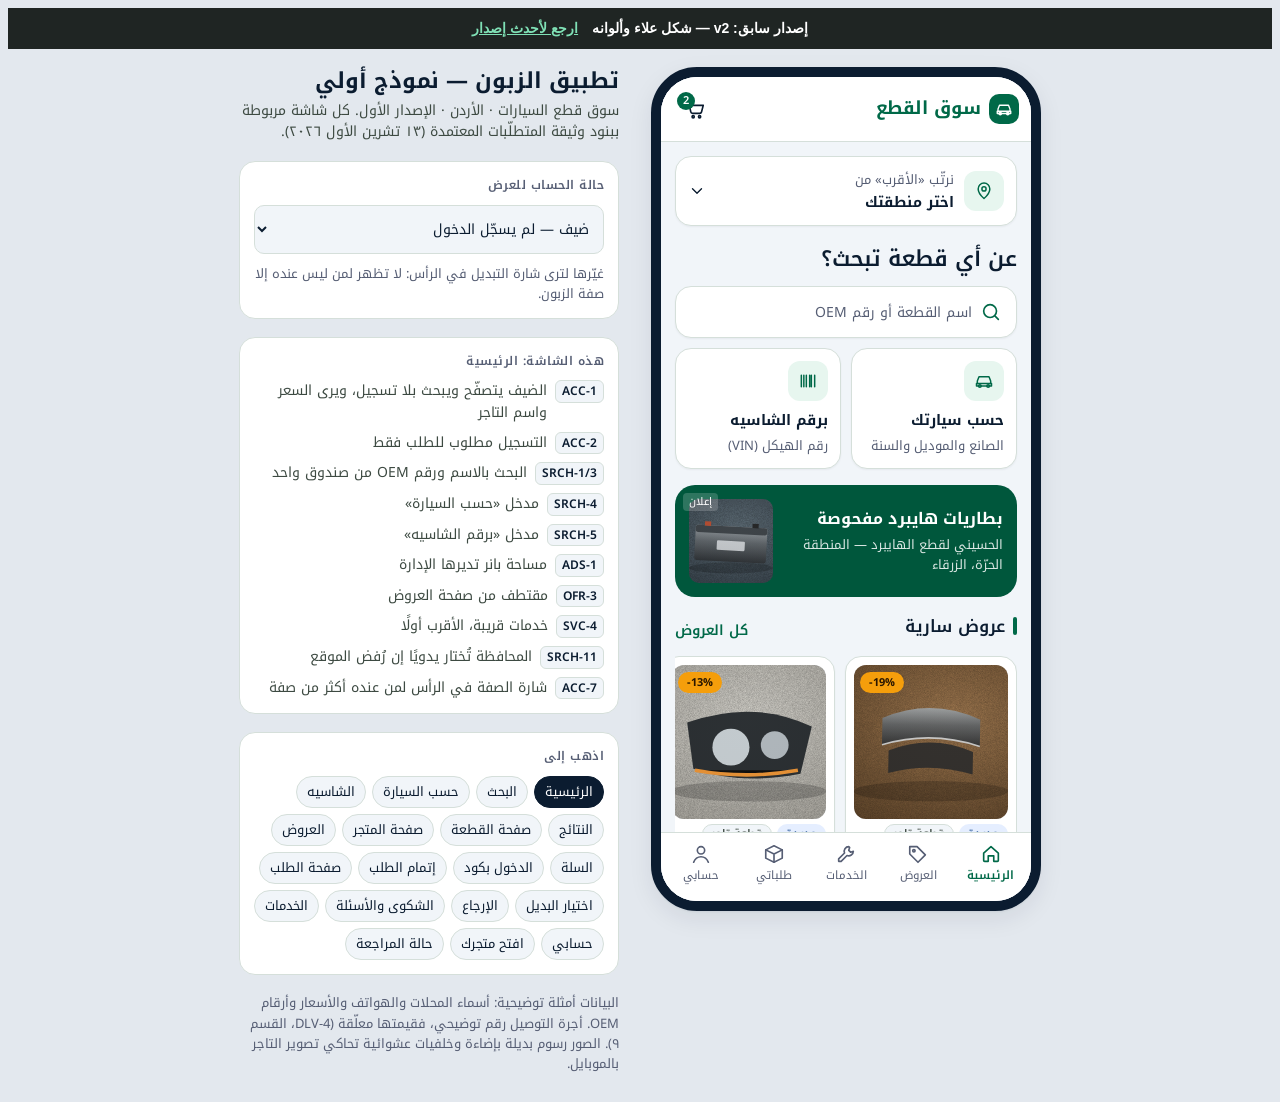
<file: versions/v2-alaa.html>
<!doctype html>
<html lang="ar" dir="rtl">
<head>
<meta charset="utf-8">
<meta name="viewport" content="width=device-width, initial-scale=1, viewport-fit=cover">
<title>تطبيق زبون سوق القطع</title>
<meta name="claude:viewport-fit-sides" content="cover">
<link rel="preconnect" href="https://fonts.googleapis.com">
<link rel="preconnect" href="https://fonts.gstatic.com" crossorigin>
<link rel="stylesheet" href="https://fonts.googleapis.com/css2?family=Noto+Kufi+Arabic:wght@400;500;600;700&display=swap">
<style>
/* Layout: a 390×844 phone on a cool-grey stage, Alaa's Spary skin (green #006948, navy ink, Noto Kufi, 16px cards), with a reference panel beside it that names the SRS clauses of the screen on show. */
:root{
  --ground:#E3E8EE; --surface:#FFFFFF; --surface-2:#F1F5F9; --line:#D5DFDA; --line-2:#E5ECF4;
  --ink:#0B1C30; --ink-2:#3D4A42; --ink-3:#565E74; --bezel:#0B1C30;
  --accent:#006948; --accent-hover:#00855D; --accent-ink:#FFFFFF; --accent-soft:#E7F6EF; --accent-line:#BFDDCF;
  --imgbg:#EFF4FF; --offer:#F59E0B; --offer-ink:#2A1700; --banner:#00573C; --on-banner:#FFFFFF;
  --mode-shop:#FFFFFF; --mode-store:#213145; --mode-supply:#005137; --mode-supplier:#3F465C; --on-mode:#FFFFFF;
  --ok:#15803D; --ok-soft:#E3F5EA; --warn:#8A5300; --warn-soft:#FFF0D3; --bad:#BA1A1A; --bad-soft:#FFE4E0;
  --info:#1D4F91; --info-soft:#E5EEFF; --feat:#653E00; --feat-soft:#FFDDB8;
  --scrim:rgba(11,28,48,.5); --shadow:0 1px 2px rgba(11,28,48,.06),0 8px 24px rgba(11,28,48,.08); --shadow-xs:0 1px 2px rgba(11,28,48,.05);
  --f-display:"Noto Kufi Arabic",Tahoma,sans-serif;
  --f-body:"Noto Kufi Arabic",Tahoma,sans-serif;
  --r-s:10px; --r-m:16px; --r-l:20px;
}
@media (prefers-color-scheme: dark){:root:not([data-theme="light"]){
  --ground:#070C12; --surface:#132031; --surface-2:#0C1622; --line:#24354A; --line-2:#1C2B3D;
  --ink:#E6EDF5; --ink-2:#BAC6D2; --ink-3:#97A5B4; --bezel:#02050A;
  --accent:#68DBA9; --accent-hover:#85F8C4; --accent-ink:#002114; --accent-soft:#0E3527; --accent-line:#1F5A44;
  --imgbg:#1A2A3D; --offer:#F59E0B; --offer-ink:#2A1700; --banner:#0B4A34; --on-banner:#FFFFFF;
  --mode-shop:#132031; --mode-store:#2E4460; --mode-supply:#00704F; --mode-supplier:#545D78; --on-mode:#FFFFFF;
  --ok:#5CC48C; --ok-soft:#133424; --warn:#F2B552; --warn-soft:#3A2B10; --bad:#FFB4AB; --bad-soft:#410E0B;
  --info:#9DC2F5; --info-soft:#152B47; --feat:#FFDDB8; --feat-soft:#4A2D00;
  --scrim:rgba(0,0,0,.62); --shadow:0 1px 2px rgba(0,0,0,.4),0 8px 24px rgba(0,0,0,.3); --shadow-xs:0 1px 2px rgba(0,0,0,.3); color-scheme:dark}}
:root[data-theme="dark"]{
  --ground:#070C12; --surface:#132031; --surface-2:#0C1622; --line:#24354A; --line-2:#1C2B3D;
  --ink:#E6EDF5; --ink-2:#BAC6D2; --ink-3:#97A5B4; --bezel:#02050A;
  --accent:#68DBA9; --accent-hover:#85F8C4; --accent-ink:#002114; --accent-soft:#0E3527; --accent-line:#1F5A44;
  --imgbg:#1A2A3D; --offer:#F59E0B; --offer-ink:#2A1700; --banner:#0B4A34; --on-banner:#FFFFFF;
  --mode-shop:#132031; --mode-store:#2E4460; --mode-supply:#00704F; --mode-supplier:#545D78; --on-mode:#FFFFFF;
  --ok:#5CC48C; --ok-soft:#133424; --warn:#F2B552; --warn-soft:#3A2B10; --bad:#FFB4AB; --bad-soft:#410E0B;
  --info:#9DC2F5; --info-soft:#152B47; --feat:#FFDDB8; --feat-soft:#4A2D00;
  --scrim:rgba(0,0,0,.62); --shadow:0 1px 2px rgba(0,0,0,.4),0 8px 24px rgba(0,0,0,.3); --shadow-xs:0 1px 2px rgba(0,0,0,.3); color-scheme:dark}

*{box-sizing:border-box}
body{background:var(--ground);color:var(--ink);font-family:var(--f-body);font-size:15px;line-height:1.55;
  padding-left:max(16px,env(safe-area-inset-left,0px));padding-right:max(16px,env(safe-area-inset-right,0px));padding-block:20px}
button,input,select,textarea{font:inherit;color:inherit}
button{cursor:pointer}
:focus-visible{outline:2px solid var(--accent);outline-offset:2px}
.num,.price,.tnum{font-variant-numeric:tabular-nums}
[dir=rtl] .ltr,.ltr{direction:ltr;unicode-bidi:isolate}

/* stage */
.stage{display:grid;grid-template-columns:auto minmax(280px,380px);gap:32px;justify-content:center;align-items:start;max-width:1100px;margin:0 auto}
.device{width:390px;max-width:100%;height:844px;border:10px solid var(--bezel);border-radius:46px;overflow:hidden;position:relative;background:var(--surface-2);box-shadow:var(--shadow)}
@media (max-width:860px){.stage{grid-template-columns:minmax(0,1fr);justify-items:center}.panel{width:100%;max-width:430px}}
@media (max-width:480px){.device{border:0;border-radius:var(--r-l);width:100%;height:calc(100dvh - 40px);min-height:560px}}

/* panel */
.panel{display:flex;flex-direction:column;gap:18px;font-size:14px;min-width:0}
.panel h1{font-family:var(--f-display);font-size:22px;line-height:1.3;margin:0;text-wrap:balance}
.panel .lede{color:var(--ink-2);margin:4px 0 0}
.pbox{background:var(--surface);border:1px solid var(--line);border-radius:var(--r-m);padding:14px;display:flex;flex-direction:column;gap:10px;min-width:0}
.pbox h2{font-size:12px;letter-spacing:.04em;color:var(--ink-3);margin:0;font-weight:600}
.pbox select{width:100%;padding:9px 10px;border-radius:var(--r-s);border:1px solid var(--line);background:var(--surface-2)}
.refs{display:flex;flex-direction:column;gap:8px;margin:0;padding:0;list-style:none}
.refs li{display:grid;grid-template-columns:auto 1fr;gap:8px;align-items:baseline}
.refs code{font-family:var(--f-display);font-size:12px;font-weight:600;background:var(--surface-2);border:1px solid var(--line);border-radius:6px;padding:1px 6px;direction:ltr;white-space:nowrap}
.refs span{color:var(--ink-2);min-width:0}
.jump{display:flex;flex-wrap:wrap;gap:6px}
.jump button{border:1px solid var(--line);background:var(--surface-2);border-radius:999px;padding:5px 10px;font-size:13px}
.jump button[aria-current=true]{background:var(--ink);color:var(--surface);border-color:var(--ink)}
.pnote{font-size:13px;color:var(--ink-3);margin:0}

/* app shell */
.app{height:100%;display:flex;flex-direction:column;position:relative;background:var(--surface-2)}
.hdr{flex:none;display:flex;align-items:center;gap:8px;padding:10px 12px;background:var(--mode-shop);border-bottom:1px solid var(--line);min-height:58px}
.hdr .grow{flex:1;min-width:0}
.hdr h1{font-family:var(--f-display);font-size:17px;font-weight:600;margin:0;white-space:nowrap;overflow:hidden;text-overflow:ellipsis}
.hdr.m-store{background:var(--mode-store);color:var(--on-mode);border-color:transparent}
.hdr.m-supply{background:var(--mode-supply);color:var(--on-mode);border-color:transparent}
.hdr.m-supplier{background:var(--mode-supplier);color:var(--on-mode);border-color:transparent}
.wordmark{display:flex;align-items:center;gap:8px;font-family:var(--f-display);font-weight:700;font-size:18px}
.wordmark i{width:30px;height:30px;border-radius:9px;background:var(--accent);color:var(--accent-ink);display:grid;place-items:center;font-style:normal}
.ibtn{width:44px;height:44px;border-radius:12px;border:0;background:transparent;display:grid;place-items:center;position:relative;flex:none}
.ibtn:hover{background:var(--line-2)}
.hdr[class*="m-"] .ibtn:hover{background:rgba(255,255,255,.12)}
.ibtn .dot{position:absolute;top:5px;inset-inline-end:4px;min-width:18px;height:18px;border-radius:9px;background:var(--accent);color:var(--accent-ink);font-size:11px;font-weight:600;display:grid;place-items:center;padding:0 4px}
.rolepill{display:flex;align-items:center;gap:6px;height:38px;padding:0 10px 0 8px;border-radius:999px;border:1px solid var(--line);background:var(--surface-2);font-weight:600;font-size:14px;max-width:100%;min-width:0}
.rolepill .lbl{white-space:nowrap;overflow:hidden;text-overflow:ellipsis;min-width:0}
.rolepill .pend{width:8px;height:8px;border-radius:50%;background:var(--warn);flex:none}
.hdr[class*="m-"] .rolepill{background:rgba(255,255,255,.14);border-color:rgba(255,255,255,.28);color:var(--on-mode)}
.rolepill small{font-weight:500;opacity:.8}
.content{flex:1;overflow-y:auto;overscroll-behavior:contain;min-height:0;scrollbar-width:thin}
.pad{padding:14px}
.stack{display:flex;flex-direction:column;gap:12px}
.tabs{flex:none;display:grid;grid-template-columns:repeat(5,1fr);background:var(--surface);border-top:1px solid var(--line);padding:4px 4px 10px}
.tabs button{border:0;background:transparent;display:flex;flex-direction:column;align-items:center;gap:2px;padding:6px 0;font-size:11.5px;color:var(--ink-3);min-height:52px}
.tabs button[aria-current=page]{color:var(--accent);font-weight:600}
.ctabar{flex:none;display:flex;gap:10px;align-items:center;padding:12px 14px 16px;background:var(--surface);border-top:1px solid var(--line)}

/* type */
.h2{font-family:var(--f-display);font-size:17px;font-weight:600;margin:0}
.h3{font-size:15px;font-weight:600;margin:0}
.muted{color:var(--ink-2)}
.faint{color:var(--ink-3);font-size:13px}
.sec-h{display:flex;align-items:baseline;justify-content:space-between;gap:8px}
.link{border:0;background:none;color:var(--accent);font-weight:600;padding:6px 0;font-size:14px}

/* controls */
.btn{display:inline-flex;align-items:center;justify-content:center;gap:8px;min-height:48px;padding:0 18px;border-radius:var(--r-m);border:1px solid transparent;font-weight:600;font-size:15px}
.btn.pri{background:var(--accent);color:var(--accent-ink)}
.btn.sec{background:var(--surface);border-color:var(--line);color:var(--ink)}
.btn.ghost{background:transparent;color:var(--ink)}
.btn.danger{background:var(--surface);border-color:var(--bad);color:var(--bad)}
.btn.block{width:100%}
.btn[disabled]{opacity:.45;cursor:not-allowed}
.chip{display:inline-flex;align-items:center;gap:6px;min-height:36px;padding:0 12px;border-radius:999px;border:1px solid var(--line);background:var(--surface);font-size:14px;white-space:nowrap}
.chip[aria-pressed=true]{background:var(--ink);color:var(--surface);border-color:var(--ink)}
.chips{display:flex;flex-wrap:wrap;gap:8px}
.hscroll{display:flex;gap:10px;overflow-x:auto;padding-bottom:4px;scrollbar-width:none}
.hscroll::-webkit-scrollbar{display:none}
.field{display:flex;flex-direction:column;gap:6px}
.field label{font-size:13.5px;font-weight:600}
.input{width:100%;min-height:48px;padding:10px 12px;border-radius:var(--r-m);border:1px solid var(--line);background:var(--surface)}
.input:focus{border-color:var(--accent);outline:none;box-shadow:0 0 0 3px var(--accent-soft)}
.searchbox{display:flex;align-items:center;gap:8px;min-height:52px;padding:0 14px;border-radius:var(--r-m);border:1.5px solid var(--ink);background:var(--surface);width:100%;text-align:start;color:var(--ink-3)}
.searchbox input{border:0;background:transparent;flex:1;min-width:0;outline:none;color:var(--ink);min-height:48px}

/* badges */
.badges{display:flex;flex-wrap:wrap;gap:5px}
.badge{display:inline-flex;align-items:center;gap:4px;font-size:12px;font-weight:600;padding:2px 8px;border-radius:6px;background:var(--surface-2);border:1px solid var(--line);color:var(--ink-2);white-space:nowrap}
.badge.new{background:var(--info-soft);border-color:transparent;color:var(--info)}
.badge.used{background:var(--warn-soft);border-color:transparent;color:var(--warn)}
.badge.feat{background:var(--feat-soft);border-color:transparent;color:var(--feat)}
.badge.offer{background:var(--accent-soft);border-color:transparent;color:var(--accent)}
.badge.ok{background:var(--ok-soft);border-color:transparent;color:var(--ok)}
.badge.bad{background:var(--bad-soft);border-color:transparent;color:var(--bad)}

/* part card */
.pcard{display:grid;grid-template-columns:104px minmax(0,1fr);gap:12px;padding:12px;background:var(--surface);border-bottom:1px solid var(--line-2);text-align:start;border-inline:0;border-top:0;width:100%}
.thumb{width:100%;aspect-ratio:1;border-radius:var(--r-s);overflow:hidden;background:var(--line-2);max-width:100%}
.thumb img{width:100%;height:100%;object-fit:cover;display:block}
.pcard .t{font-weight:600;font-size:15px;line-height:1.4}
.pcard .fit{font-size:13px;color:var(--ink-2)}
.price{font-family:var(--f-display);font-weight:600;font-size:17px}
.price small{font-size:12px;font-weight:500;color:var(--ink-2)}
.strike{text-decoration:line-through;color:var(--ink-3);font-size:13px;font-family:var(--f-body)}
.seller{font-size:13px;color:var(--ink-2);display:flex;gap:6px;flex-wrap:wrap;align-items:center}
.stars{display:inline-flex;align-items:center;gap:2px;font-weight:600;color:var(--ink)}
.stars svg{color:#D99A00}
.mini{display:flex;flex-direction:column;gap:6px;width:150px;flex:none;background:var(--surface);border:1px solid var(--line);border-radius:var(--r-m);padding:8px;text-align:start}

/* blocks */
.blk{background:var(--surface);border-block:1px solid var(--line-2);padding:14px}
.blk + .blk{border-top:0;margin-top:8px}
.card{background:var(--surface);border:1px solid var(--line);border-radius:var(--r-m);padding:12px}
.note{display:grid;grid-template-columns:20px minmax(0,1fr);gap:8px;padding:10px 12px;border-radius:var(--r-m);font-size:13.5px;line-height:1.5}
.note.warn{background:var(--warn-soft);color:var(--warn)}
.note.info{background:var(--info-soft);color:var(--info)}
.note.bad{background:var(--bad-soft);color:var(--bad)}
.note.ok{background:var(--ok-soft);color:var(--ok)}
.note b{color:inherit}
.kv{display:grid;grid-template-columns:auto minmax(0,1fr);gap:6px 14px;font-size:14px;margin:0}
.kv dt{color:var(--ink-3)}
.kv dd{margin:0;font-weight:500}
.rows{display:flex;flex-direction:column}
.rowlink{display:flex;align-items:center;gap:12px;min-height:54px;padding:8px 14px;background:var(--surface);border:0;border-bottom:1px solid var(--line-2);width:100%;text-align:start}
.rowlink .grow{flex:1;min-width:0}
.sum{display:flex;justify-content:space-between;gap:8px;font-size:14.5px}
.sum.total{font-family:var(--f-display);font-weight:600;font-size:17px;padding-top:8px;border-top:1px dashed var(--line)}
.progress{height:6px;border-radius:3px;background:var(--line-2);overflow:hidden}
.progress i{display:block;height:100%;background:var(--ok);border-radius:3px}
table.offers{width:100%;border-collapse:collapse;font-size:13.5px}
table.offers th{font-size:12px;color:var(--ink-3);font-weight:600;text-align:start;padding:6px 4px;border-bottom:1px solid var(--line)}
table.offers td{padding:10px 4px;border-bottom:1px solid var(--line-2);vertical-align:middle}
table.offers tr[aria-current=true] td{background:var(--accent-soft)}
.seg{display:flex;background:var(--surface-2);border:1px solid var(--line);border-radius:10px;padding:3px;gap:2px}
.seg button{flex:1;border:0;background:transparent;border-radius:8px;min-height:36px;font-size:13.5px;color:var(--ink-2)}
.seg button[aria-pressed=true]{background:var(--surface);color:var(--ink);font-weight:600;box-shadow:var(--shadow)}

/* status */
.status-hero{padding:18px 14px;background:var(--surface);border-bottom:1px solid var(--line-2);display:flex;flex-direction:column;gap:8px}
.status-word{font-family:var(--f-display);font-size:24px;font-weight:700;line-height:1.25}
.st-pending{color:var(--warn)}.st-alt{color:var(--bad)}.st-ok{color:var(--ok)}.st-ship{color:var(--info)}.st-fail{color:var(--bad)}.st-cancel{color:var(--ink-3)}
.track{display:flex;flex-direction:column;gap:0;margin:0;padding:0;list-style:none}
.track li{display:grid;grid-template-columns:22px minmax(0,1fr);gap:10px;position:relative;padding-bottom:14px;font-size:14px}
.track li::before{content:"";position:absolute;inset-inline-start:10px;top:20px;bottom:0;width:2px;background:var(--line)}
.track li:last-child::before{display:none}
.track .b{width:22px;height:22px;border-radius:50%;border:2px solid var(--line);background:var(--surface);display:grid;place-items:center;z-index:1}
.track li.done .b{background:var(--ok);border-color:var(--ok);color:var(--surface)}
.track li.now .b{border-color:var(--accent);box-shadow:0 0 0 4px var(--accent-soft)}
.track li.todo{color:var(--ink-3)}
.timer{font-family:var(--f-display);font-weight:700;font-size:28px;font-variant-numeric:tabular-nums;direction:ltr}
.otp{display:flex;gap:8px;direction:ltr;justify-content:center}
.otp input{width:46px;height:56px;text-align:center;font-family:var(--f-display);font-size:22px;border-radius:var(--r-m);border:1.5px solid var(--line);background:var(--surface)}
.otp input:focus{border-color:var(--accent);outline:none}
.upl{display:flex;align-items:center;gap:12px;padding:12px;border:1.5px dashed var(--line);border-radius:var(--r-m);background:var(--surface);width:100%;text-align:start}
.upl.done{border-style:solid;border-color:var(--ok);background:var(--ok-soft)}
.steps-top{display:flex;gap:6px}
.steps-top i{flex:1;height:4px;border-radius:2px;background:var(--line)}
.steps-top i.on{background:var(--accent)}
.radio-row{display:flex;gap:12px;align-items:flex-start;padding:12px;border:1px solid var(--line);border-radius:var(--r-m);background:var(--surface);width:100%;text-align:start}
.radio-row[aria-checked=true]{border-color:var(--accent);box-shadow:0 0 0 1px var(--accent)}
.radio-row .rd{width:20px;height:20px;border-radius:50%;border:2px solid var(--line);flex:none;margin-top:2px;display:grid;place-items:center}
.radio-row[aria-checked=true] .rd{border-color:var(--accent)}
.radio-row[aria-checked=true] .rd::after{content:"";width:10px;height:10px;border-radius:50%;background:var(--accent)}
.radio-row[aria-disabled=true]{opacity:.7}

/* sheets & toast */
.scrim{position:absolute;inset:0;background:var(--scrim);display:flex;align-items:flex-end;z-index:40}
.sheet{background:var(--surface);border-radius:20px 20px 0 0;width:100%;max-height:88%;overflow-y:auto;padding:8px 16px 20px;display:flex;flex-direction:column;gap:12px}
.grab{width:40px;height:4px;border-radius:2px;background:var(--line);margin:4px auto 2px}
.toast{position:absolute;inset-inline:16px;bottom:96px;background:var(--ink);color:var(--surface);padding:12px 14px;border-radius:var(--r-m);font-size:14px;z-index:60;box-shadow:var(--shadow)}
.gallery{position:relative;background:var(--line-2)}
.gallery img{width:100%;aspect-ratio:4/3;object-fit:cover;display:block;max-width:100%}
.gallery .count{position:absolute;bottom:10px;inset-inline-start:10px;background:rgba(0,0,0,.6);color:#fff;font-size:12px;padding:2px 8px;border-radius:999px}
.gallery .dots{position:absolute;bottom:12px;inset-inline:0;display:flex;justify-content:center;gap:5px}
.gallery .dots i{width:6px;height:6px;border-radius:50%;background:rgba(255,255,255,.55)}
.gallery .dots i.on{background:#fff}
.banner{border-radius:var(--r-m);padding:14px;background:var(--mode-store);color:var(--on-mode);display:grid;grid-template-columns:minmax(0,1fr) 84px;gap:10px;align-items:center;position:relative}
.banner .ad{position:absolute;top:8px;inset-inline-end:8px;font-size:10.5px;background:rgba(255,255,255,.18);padding:1px 6px;border-radius:4px}
.banner img{border-radius:10px;width:84px;height:84px;object-fit:cover}
.mode-ph{display:flex;flex-direction:column;gap:12px;padding:20px 16px}
.mode-ph ul{margin:0;padding-inline-start:18px;color:var(--ink-2);display:flex;flex-direction:column;gap:4px}
.empty{display:flex;flex-direction:column;align-items:center;text-align:center;gap:10px;padding:36px 20px}
.empty .ic{width:56px;height:56px;border-radius:16px;background:var(--surface);border:1px solid var(--line);display:grid;place-items:center}
@media (prefers-reduced-motion:no-preference){.sheet{animation:up .22s ease-out}@keyframes up{from{transform:translateY(24px);opacity:.6}}}

/* Spary skin (Alaa) — overrides on the shared components */
body{font-size:14px}
.btn{border-radius:var(--r-m);font-weight:700;font-size:14px}
.btn.pri:hover{background:var(--accent-hover)}
.btn.sm{min-height:36px;padding:0 12px;font-size:13px;border-radius:12px}
.searchbox{border:1px solid var(--line);border-radius:var(--r-m);box-shadow:var(--shadow-xs);color:var(--ink-3)}
.searchbox > svg{color:var(--accent)}
.rolepill{background:var(--accent-soft);border-color:var(--accent-line);color:var(--accent)}
.wordmark{color:var(--accent)}
.wordmark i{border-radius:10px}
.badge{border-radius:999px;font-size:11px;padding:1px 8px}
.badge.offer{background:var(--offer);color:var(--offer-ink);font-weight:700}
.price{color:var(--accent);font-weight:700}
.card{border-radius:var(--r-m);box-shadow:var(--shadow-xs)}
.sec-h .h2{display:flex;align-items:center;gap:8px}
.sec-h .h2::before{content:"";width:4px;height:18px;border-radius:2px;background:var(--accent);flex:none}
.banner{background:var(--banner);color:var(--on-banner);border-radius:var(--r-l)}
.thumb{background:var(--imgbg);border-radius:12px}
.mini{border-radius:var(--r-m)}
.radio-row,.upl{border-radius:var(--r-m)}
.ecard{display:flex;flex-direction:column;align-items:flex-start;gap:4px;padding:12px;background:var(--surface);border:1px solid var(--line);border-radius:var(--r-m);text-align:start;box-shadow:var(--shadow-xs);min-width:0;width:100%}
.ecard.row{flex-direction:row;align-items:center;gap:10px}
.ecard .icn{width:40px;height:40px;border-radius:12px;background:var(--accent-soft);color:var(--accent);display:grid;place-items:center;flex:none;margin-bottom:4px}
.ecard.row .icn{margin:0}
.ecard b{font-size:14.5px}
.pgrid{display:grid;grid-template-columns:repeat(2,minmax(0,1fr));gap:10px;padding:12px}
.pc{display:flex;flex-direction:column;gap:8px;padding:8px;background:var(--surface);border:1px solid var(--line);border-radius:var(--r-m);box-shadow:var(--shadow-xs);min-width:0}
.pc-open{display:flex;flex-direction:column;gap:5px;border:0;background:none;padding:0;text-align:start;min-width:0;width:100%;flex:1}
.pc-img{position:relative;border-radius:12px;overflow:hidden;background:var(--imgbg);aspect-ratio:1;max-width:100%}
.pc-img img{width:100%;height:100%;object-fit:cover;display:block}
.pc-tags{position:absolute;top:6px;inset-inline:6px;display:flex;justify-content:space-between;gap:4px}
.pc .t{font-weight:700;font-size:13.5px;line-height:1.5;display:-webkit-box;-webkit-line-clamp:2;-webkit-box-orient:vertical;overflow:hidden}
.pc .fit{font-size:12px;color:var(--ink-3);white-space:nowrap;overflow:hidden;text-overflow:ellipsis;max-width:100%}
.pc .seller{font-size:11.5px;min-width:0}
.pc .badges .badge{font-size:10.5px}
.pc-add{min-height:40px;border-radius:12px;font-size:13px;padding:0 10px}
.hscroll .pc{width:172px;flex:none}
.scard{display:flex;flex-direction:column;gap:10px;padding:12px;background:var(--surface);border:1px solid var(--line);border-radius:var(--r-m);box-shadow:var(--shadow-xs)}
.scard .top{display:flex;gap:10px;align-items:center;border:0;background:none;padding:0;text-align:start;width:100%}
.scard .foot{display:flex;justify-content:space-between;align-items:center;gap:8px}
.svc-list{display:flex;flex-direction:column;gap:10px;padding:12px}
</style>
</head>
<body>
<div style="position:sticky;top:0;z-index:100;display:flex;gap:14px;justify-content:center;align-items:center;flex-wrap:wrap;padding:10px 16px;margin:-20px -16px 18px;background:#1F2523;color:#FFFFFF;font:600 14px/1.5 Tahoma,sans-serif">إصدار سابق: v2 — شكل علاء وألوانه <a href="index.html" style="color:#7FE0B5">ارجع لأحدث إصدار</a></div>
<div class="stage">
  <div class="device"><div class="app" id="app" dir="rtl" lang="ar"></div></div>
  <aside class="panel" id="panel" aria-label="لوحة المعاينة"></aside>
</div>
<script>
/* ---------- icons (stroke, currentColor) ---------- */
const P = {
  search:'<circle cx="11" cy="11" r="7"/><path d="m20 20-3.5-3.5"/>',
  cart:'<path d="M3 4h2l2.4 11.2a2 2 0 0 0 2 1.6h7.7a2 2 0 0 0 2-1.5L21 8H6"/><circle cx="10" cy="20.5" r="1.2"/><circle cx="17" cy="20.5" r="1.2"/>',
  back:'<path d="M9 5l7 7-7 7"/>', chev:'<path d="M15 5l-7 7 7 7"/>', down:'<path d="m6 9 6 6 6-6"/>',
  home:'<path d="M4 11 12 4l8 7v8a1 1 0 0 1-1 1h-4v-6h-6v6H5a1 1 0 0 1-1-1z"/>',
  tag:'<path d="M3 12V4h8l9 9-8 8z"/><circle cx="7.5" cy="8.5" r="1.3"/>',
  wrench:'<path d="M15 4a5 5 0 0 0-4.6 6.9L4 17.3V20h2.7l6.4-6.4A5 5 0 0 0 20 9l-3 1-2-2 1-3z"/>',
  box:'<path d="M3 7.5 12 3l9 4.5v9L12 21l-9-4.5z"/><path d="M3 7.5 12 12l9-4.5M12 12v9"/>',
  user:'<circle cx="12" cy="8" r="4"/><path d="M4 21c1.5-4 4.5-6 8-6s6.5 2 8 6"/>',
  star:'<path fill="currentColor" stroke="none" d="M12 3.5l2.6 5.3 5.9.9-4.3 4.1 1 5.8L12 16.9l-5.2 2.7 1-5.8-4.3-4.1 5.9-.9z"/>',
  phone:'<path d="M5 4h4l2 5-2.5 1.5a11 11 0 0 0 5 5L15 13l5 2v4a2 2 0 0 1-2 2A16 16 0 0 1 3 6a2 2 0 0 1 2-2"/>',
  truck:'<path d="M3 6h11v10H3zM14 9h4l3 3v4h-7"/><circle cx="7" cy="17.5" r="1.8"/><circle cx="17" cy="17.5" r="1.8"/>',
  filter:'<path d="M4 6h16M7 12h10M10 18h4"/>', sort:'<path d="M7 4v16M4 7l3-3 3 3M17 20V4M14 17l3 3 3-3"/>',
  check:'<path d="m5 12 5 5 9-10"/>', x:'<path d="M6 6l12 12M18 6 6 18"/>', upload:'<path d="M12 16V4M7 9l5-5 5 5M4 20h16"/>',
  chat:'<path d="M4 20l1.3-4A8 8 0 1 1 8 19z"/><path d="M9 10.5c.5 2 2 3.5 4.5 4.5"/>',
  pin:'<path d="M12 21s-7-6.2-7-11.5a7 7 0 0 1 14 0C19 14.8 12 21 12 21z"/><circle cx="12" cy="9.5" r="2.5"/>',
  alert:'<path d="M12 3 2 20h20z"/><path d="M12 10v4M12 17h.01"/>', info:'<circle cx="12" cy="12" r="9"/><path d="M12 11v5M12 8h.01"/>',
  store:'<path d="M4 9l1.5-5h13L20 9M4 9v11h16V9M4 9h16M9 20v-6h6v6"/>', clock:'<circle cx="12" cy="12" r="9"/><path d="M12 7v5l3 2"/>',
  globe:'<circle cx="12" cy="12" r="9"/><path d="M3 12h18M12 3c3 3.5 3 14.5 0 18M12 3c-3 3.5-3 14.5 0 18"/>',
  help:'<circle cx="12" cy="12" r="9"/><path d="M9.5 9.5a2.5 2.5 0 1 1 3.5 2.3c-.7.3-1 .9-1 1.7M12 17h.01"/>',
  car:'<path d="M4 15v-3l2-5h12l2 5v3"/><path d="M3 15h18v3H3z"/><circle cx="7" cy="18" r="1.6"/><circle cx="17" cy="18" r="1.6"/>',
  vin:'<path d="M4 5v14M7 5v14M10 5v14M14 5v14M16 5v14M20 5v14"/>', swap:'<path d="M7 4 3 8l4 4M3 8h14M17 20l4-4-4-4M21 16H7"/>',
  shield:'<path d="M12 3 4 6v6c0 5 3.5 8 8 9 4.5-1 8-4 8-9V6z"/>', logout:'<path d="M14 4h5v16h-5M10 8l-4 4 4 4M6 12h10"/>',
  trash:'<path d="M4 7h16M9 7V4h6v3M6 7l1 13h10l1-13"/>', ret:'<path d="M9 14 4 9l5-5"/><path d="M4 9h10a6 6 0 0 1 0 12h-3"/>',
  doc:'<path d="M6 3h8l4 4v14H6z"/><path d="M14 3v4h4"/>', heavy:'<path d="M8 8a4 4 0 1 1 8 0M5 9h14l2 12H3z"/>',
  plus:'<path d="M12 5v14M5 12h14"/>', supply:'<path d="M3 7h13v10H3zM16 10h3l2 3v4h-5"/><path d="M7 11h5"/>',
};
const ic = (n, s=22, extra='') => `<svg width="${s}" height="${s}" viewBox="0 0 24 24" fill="none" stroke="currentColor" stroke-width="1.8" stroke-linecap="round" stroke-linejoin="round" aria-hidden="true" ${extra}>${P[n]||''}</svg>`;

/* ---------- photo-like placeholders: phone shots of real parts on a bench ---------- */
const BG = { concrete:['#9A9B96','#62645F'], wood:['#A47C52','#5E4429'], card:['#CDB287','#95784D'], shop:['#61707A','#36414A'], tile:['#DAD8D1','#A9A69E'], night:['#3B4650','#1C232A'] };
const SH = {
  pads:'<path d="M105 105q95-42 190 0v52q-95-30-190 0z" fill="url(#m)"/><path d="M118 168q82-34 164 0v44q-82-24-164 0z" fill="#2b2b2b"/><path d="M105 157q95-30 190 0" stroke="#c9ccce" stroke-width="3" fill="none"/>',
  exhaust:'<rect x="40" y="146" width="96" height="18" rx="9" fill="url(#m)"/><rect x="118" y="112" width="176" height="86" rx="43" fill="url(#m)"/><rect x="286" y="140" width="84" height="16" rx="8" fill="#5b5f62"/><path d="M140 125h130" stroke="#d6d9db" stroke-width="3" opacity=".6"/>',
  headlight:'<path d="M80 112q130-46 242 8l-22 92q-116 22-208-10z" fill="#1d2226"/><circle cx="165" cy="160" r="36" fill="#dfe7ec" opacity=".85"/><circle cx="250" cy="156" r="27" fill="#cfd8de" opacity=".8"/><path d="M95 205q100 18 200 0" stroke="#e58b2a" stroke-width="7"/>',
  alt:'<circle cx="208" cy="152" r="82" fill="url(#m)"/><circle cx="208" cy="152" r="46" fill="#3e4245"/><path d="M168 152h80M208 112v80M180 124l56 56M236 124l-56 56" stroke="#7d8286" stroke-width="5"/><circle cx="110" cy="152" r="22" fill="#2a2d30"/>',
  radiator:'<rect x="66" y="78" width="268" height="152" rx="6" fill="#2d3134"/><g stroke="#8a9095" stroke-width="2">' + Array.from({length:30},(_,i)=>`<path d="M${76+i*8.5} 86v136"/>`).join('') + '</g><rect x="60" y="70" width="18" height="168" rx="4" fill="#575c60"/><rect x="322" y="70" width="18" height="168" rx="4" fill="#575c60"/>',
  bumper:'<path d="M36 138q164-64 328 0v54q-164 42-328 0z" fill="#26292b"/><path d="M110 176h180" stroke="#4a4e51" stroke-width="10" stroke-linecap="round"/>',
  hybatt:'<rect x="72" y="98" width="256" height="126" rx="8" fill="url(#m)"/><rect x="72" y="98" width="256" height="26" rx="8" fill="#3b4044"/><rect x="104" y="84" width="22" height="16" fill="#b94a2c"/><rect x="274" y="84" width="22" height="16" fill="#222"/><rect x="150" y="150" width="100" height="34" rx="4" fill="#e6e9eb" opacity=".8"/>',
  mirror:'<path d="M120 90h170q30 0 30 30v72q0 30-30 30H152q-42 0-52-42z" fill="#1f2326"/><path d="M134 104h150q20 0 20 20v62q0 20-20 20H160q-30 0-38-32z" fill="#a9bac4" opacity=".8"/>',
  filter:'<rect x="150" y="82" width="100" height="150" rx="14" fill="#0f4b8a"/><g stroke="#2c6db0" stroke-width="4">' + Array.from({length:9},(_,i)=>`<path d="M${158+i*10.5} 96v122"/>`).join('') + '</g><rect x="146" y="74" width="108" height="22" rx="8" fill="#55595c"/>',
  shock:'<rect x="186" y="34" width="28" height="228" rx="12" fill="url(#m)"/><path d="M168 70l64 16-64 16 64 16-64 16 64 16-64 16 64 16" stroke="#c0392b" stroke-width="7" fill="none" stroke-linejoin="round"/>',
  compressor:'<rect x="112" y="108" width="190" height="104" rx="42" fill="url(#m)"/><circle cx="108" cy="160" r="40" fill="#2d3033"/><circle cx="108" cy="160" r="14" fill="#7a7f83"/>',
  store:'<rect x="0" y="0" width="400" height="300" fill="#2b3238" opacity=".35"/><g>' + Array.from({length:4},(_,r)=>`<rect x="20" y="${30+r*66}" width="360" height="6" fill="#d8d2c4"/>` + Array.from({length:7},(_,c)=>`<rect x="${28+c*51}" y="${6+r*66}" width="42" height="${18+((r*7+c)%3)*4}" fill="${['#c96b2c','#2f5d8a','#d9b44a','#6c7a84','#a23b2a'][(r+c)%5]}" opacity=".9"/>`).join('')).join('') + '</g>',
};
const _img = {};
function img(kind, bg='concrete', seed=1){
  const k = kind+bg+seed; if (_img[k]) return _img[k];
  const [a,b] = BG[bg]||BG.concrete, rot = ((seed*37)%13)-6;
  const shape = SH[kind] ? `<g transform="rotate(${rot} 200 150)">${SH[kind]}</g>` :
    `<g transform="translate(130,80) scale(5.8)" fill="none" stroke="#fff" stroke-width="1.5" stroke-linecap="round" stroke-linejoin="round" opacity=".92">${P[kind]||P.wrench}</g>`;
  const svg = `<svg xmlns="http://www.w3.org/2000/svg" viewBox="0 0 400 300"><defs><radialGradient id="g" cx="${40+seed*7%30}%" cy="35%" r="85%"><stop offset="0" stop-color="${a}"/><stop offset="1" stop-color="${b}"/></radialGradient><linearGradient id="m" x1="0" y1="0" x2="0" y2="1"><stop offset="0" stop-color="#9aa0a4"/><stop offset=".45" stop-color="#5c6165"/><stop offset="1" stop-color="#2c2f32"/></linearGradient><filter id="n"><feTurbulence type="fractalNoise" baseFrequency=".85" numOctaves="2" seed="${seed}"/><feColorMatrix values="0 0 0 0 0 0 0 0 0 0 0 0 0 0 0 0 0 0 .32 0"/></filter></defs><rect width="400" height="300" fill="url(#g)"/><rect width="400" height="300" filter="url(#n)"/><ellipse cx="200" cy="246" rx="150" ry="20" fill="#000" opacity=".22"/>${shape}<rect width="400" height="300" fill="url(#g)" opacity=".08"/></svg>`;
  return _img[k] = 'data:image/svg+xml;charset=utf-8,' + encodeURIComponent(svg);
}

/* ---------- reference data (examples for the prototype) ---------- */
const GOVS = ['عمّان','الزرقاء','إربد','البلقاء','مادبا','الكرك','المفرق','جرش','عجلون','الطفيلة','معان','العقبة'];
const NAMES = [
  {id:'pads_f', name:'فحمات الفرامل الأمامية', alt:['فحمات بريك','تيل فرامل','بريك قدام','فحمات'], img:'pads'},
  {id:'pads_r', name:'فحمات الفرامل الخلفية', alt:['فحمات بريك خلفي','تيل فرامل خلفي','فحمات'], img:'pads'},
  {id:'exhaust', name:'العادم', alt:['إشكمان','اشكمان','شكمان','اكزوز'], img:'exhaust'},
  {id:'alt', name:'مولّد الكهرباء', alt:['دينمو','دينامو'], img:'alt'},
  {id:'shock', name:'ممتصّ الصدمات الأمامي', alt:['مساعد','مساعدات','مساعد قدام'], img:'shock'},
  {id:'radiator', name:'مشعّ التبريد', alt:['رديتر','راديتر'], img:'radiator'},
  {id:'headlight', name:'المصباح الأمامي', alt:['ضو','ضو قدام','فانوس','ضوء أمامي'], img:'headlight'},
  {id:'bumper', name:'الصدّام الأمامي', alt:['دعامية','صدام'], img:'bumper'},
  {id:'hybatt', name:'بطارية الهايبرد', alt:['بطارية هايبرد','هايبرد'], img:'hybatt'},
  {id:'mirror', name:'المرآة الجانبية', alt:['مراية','مرايه'], img:'mirror'},
  {id:'filter', name:'فلتر الزيت', alt:['فلتر زيت'], img:'filter'},
  {id:'compressor', name:'ضاغط المكيّف', alt:['كمبروسر','كمبريسور'], img:'compressor'},
];
const MAKES = [
  {id:'hyundai', name:'هيونداي', models:[{id:'avante',name:'أفانتي',alt:['افانتي','النترا','إلنترا','avante','elantra']},{id:'sonata',name:'سوناتا',alt:['sonata','سوناتا هايبرد']},{id:'tucson',name:'توسان',alt:['tucson']}]},
  {id:'kia', name:'كيا', models:[{id:'cerato',name:'سيراتو',alt:['cerato','k3']},{id:'optima',name:'أوبتيما',alt:['اوبتيما','optima','k5']},{id:'rio',name:'ريو',alt:['rio']}]},
  {id:'toyota', name:'تويوتا', models:[{id:'prius',name:'بريوس',alt:['prius','بريس']},{id:'corolla',name:'كورولا',alt:['corolla','كرولا']},{id:'camry',name:'كامري',alt:['camry']}]},
  {id:'ford', name:'فورد', models:[{id:'fusion',name:'فيوجن',alt:['fusion']}]},
  {id:'mitsubishi', name:'ميتسوبيشي', models:[{id:'lancer',name:'لانسر',alt:['lancer']}]},
  {id:'nissan', name:'نيسان', models:[{id:'sunny',name:'صني',alt:['sunny']}]},
];
const TR = {
  nash:{name:'مركز النشامى لقطع الكوري', area:'عمّان — رأس العين', gov:'عمّان', rating:4.6, count:128, phone:'079 000 1184', free:100, km:3.2},
  saleem:{name:'قطع غيار أبو سليم', area:'عمّان — ماركا', gov:'عمّان', rating:4.8, count:212, phone:'078 000 2290', free:150, km:7.5},
  husseini:{name:'الحسيني لقطع الهايبرد', area:'الزرقاء — المنطقة الحرّة', gov:'الزرقاء', rating:4.3, count:76, phone:'077 000 3352', free:null, km:18.4},
  amana:{name:'الأمانة للقطع اليابانية', area:'سحاب — المدينة الصناعية', gov:'عمّان', rating:4.5, count:91, phone:'079 000 4417', free:120, km:13.9},
  shamal:{name:'مستودع الشمال للمستعمل', area:'إربد — شارع الثلاثين', gov:'إربد', rating:4.1, count:39, phone:'078 000 5536', free:null, km:71},
};
const W_NONE = 'بلا كفالة';
const L = [
  {id:1, n:'pads_f', g:'pads-avante', tr:'nash', cond:'new', auth:'agency', origin:'كوريا', brand:'Hyundai Mobis', oem:'58101-3XA30', mk:'hyundai', md:'avante', cars:'هيونداي أفانتي 2011–2015', price:22, war:'6 أشهر', feat:true, bg:'tile', days:9, desc:'فحمات أمامية أصلية من الوكالة، علبة مغلقة. تركب على أفانتي MD بمحرّك 1.6 و1.8.'},
  {id:2, n:'pads_f', g:'pads-avante', tr:'saleem', cond:'new', auth:'trader', origin:'كوريا', brand:'Sangsin', oem:'58101-3XA30', mk:'hyundai', md:'avante', cars:'هيونداي أفانتي 2011–2015', price:13.5, offer:{price:11, ends:'31 تشرين الأول', pct:19, days:2}, war:'3 أشهر', bg:'wood', days:4, desc:'فحمات تجارية كورية، بديل مطابق لرقم الوكالة.'},
  {id:3, n:'pads_f', g:'pads-avante', tr:'amana', cond:'new', auth:'trader', origin:'الصين', brand:'Hi-Q', oem:'58101-3XA30', mk:'hyundai', md:'avante', cars:'هيونداي أفانتي 2011–2015', price:12, war:'شهر', bg:'card', days:12, desc:'بديل اقتصادي مطابق لرقم الوكالة.'},
  {id:4, n:'pads_f', g:'pads-prius', tr:'amana', cond:'new', auth:'agency', origin:'اليابان', brand:'Toyota', oem:'04465-47070', mk:'toyota', md:'prius', cars:'تويوتا بريوس 2010–2015', price:29, war:'6 أشهر', bg:'tile', days:20, desc:'فحمات أمامية وكالة لبريوس الجيل الثالث.'},
  {id:5, n:'exhaust', g:'exhaust-prius', tr:'husseini', cond:'used', auth:'agency', origin:'اليابان', brand:'Toyota', oem:'', mk:'toyota', md:'prius', cars:'تويوتا بريوس 2010–2015', price:35, war:W_NONE, bg:'concrete', days:6, desc:'عادم خلفي مستعمل بحالة جيدة، بلا ثقوب. الكفالة: بلا كفالة. التطابق: بريوس الجيل الثالث فقط. الصور للقطعة نفسها.'},
  {id:6, n:'hybatt', g:'hybatt-prius', tr:'husseini', cond:'used', auth:'agency', origin:'اليابان', brand:'Toyota', oem:'G9280-47031', mk:'toyota', md:'prius', cars:'تويوتا بريوس 2010–2015', price:380, war:'شهر', feat:true, special:true, bg:'shop', days:3, desc:'بطارية هايبرد مستعملة، فُحصت الخلايا كلها. الكفالة: شهر من الاستلام. التطابق: بريوس 2010–2015. الصور للبطارية نفسها.'},
  {id:7, n:'hybatt', g:'hybatt-prius', tr:'amana', cond:'used', auth:'agency', origin:'اليابان', brand:'Toyota', oem:'', mk:'toyota', md:'prius', cars:'تويوتا بريوس 2010–2015', price:360, war:'أسبوعان', special:true, bg:'concrete', days:15, desc:'بطارية هايبرد مستعملة. الكفالة: أسبوعان. التطابق: بريوس الجيل الثالث. الصور للبطارية نفسها.'},
  {id:8, n:'headlight', g:'head-cerato', tr:'shamal', cond:'used', auth:'agency', origin:'كوريا', brand:'Kia', oem:'', mk:'kia', md:'cerato', cars:'كيا سيراتو 2014–2016', price:45, war:W_NONE, bg:'wood', days:5, desc:'ضو أمامي يمين مستعمل، العدسة سليمة وفيه خدش خفيف بالحامل. الكفالة: بلا كفالة. التطابق: سيراتو K3. الصور للقطعة نفسها.'},
  {id:9, n:'headlight', g:'head-cerato', tr:'nash', cond:'new', auth:'trader', origin:'تايوان', brand:'Depo', oem:'92102-A7020', mk:'kia', md:'cerato', cars:'كيا سيراتو 2014–2016', price:68, offer:{price:59, ends:'2 تشرين الثاني', pct:13, days:1}, war:'6 أشهر', bg:'tile', days:2, desc:'ضو أمامي يمين جديد تجاري، تايواني.'},
  {id:10, n:'alt', g:'alt-sonata', tr:'saleem', cond:'used', auth:'agency', origin:'كوريا', brand:'Mando', oem:'', mk:'hyundai', md:'sonata', cars:'هيونداي سوناتا 2011–2014', price:55, war:'أسبوعان', bg:'concrete', days:8, desc:'دينمو مستعمل مفحوص على الجهاز. الكفالة: أسبوعان. التطابق: سوناتا بنزين 2.4. الصور للقطعة نفسها.'},
  {id:11, n:'radiator', g:'rad-corolla', tr:'amana', cond:'new', auth:'trader', origin:'اليابان', brand:'Koyorad', oem:'16400-0T040', mk:'toyota', md:'corolla', cars:'تويوتا كورولا 2014–2018', price:48, war:'6 أشهر', bg:'card', days:11, desc:'رديتر جديد ياباني لكورولا.'},
  {id:12, n:'bumper', g:'bumper-avante', tr:'nash', cond:'new', auth:'trader', origin:'تايوان', brand:'TYG', oem:'86511-3X000', mk:'hyundai', md:'avante', cars:'هيونداي أفانتي 2011–2013', price:39, war:W_NONE, special:true, bg:'shop', days:7, desc:'دعامية أمامية جديدة بلا دهان.'},
  {id:13, n:'shock', g:'shock-avante', tr:'saleem', cond:'new', auth:'trader', origin:'اليابان', brand:'KYB', oem:'54651-3X100', mk:'hyundai', md:'avante', cars:'هيونداي أفانتي 2011–2015', price:31, offer:{price:26.5, ends:'5 تشرين الثاني', pct:15, days:3}, war:'سنة', bg:'wood', days:3, desc:'مساعد أمامي يسار ياباني.'},
  {id:14, n:'filter', g:'filter-hy', tr:'nash', cond:'new', auth:'agency', origin:'كوريا', brand:'Hyundai Mobis', oem:'26300-35505', mk:'hyundai', md:'avante', cars:'هيونداي أفانتي، سوناتا، كيا سيراتو', price:3.5, war:W_NONE, bg:'tile', days:30, desc:'فلتر زيت وكالة.'},
  {id:15, n:'compressor', g:'comp-sonata', tr:'husseini', cond:'used', auth:'agency', origin:'كوريا', brand:'Hyundai', oem:'', mk:'hyundai', md:'sonata', cars:'هيونداي سوناتا هايبرد 2011–2015', price:140, war:'شهر', bg:'night', days:10, desc:'كمبروسر مكيف كهربائي مستعمل. الكفالة: شهر. التطابق: سوناتا هايبرد فقط. الصور للقطعة نفسها.'},
  {id:16, n:'mirror', g:'mirror-camry', tr:'shamal', cond:'used', auth:'agency', origin:'اليابان', brand:'Toyota', oem:'', mk:'toyota', md:'camry', cars:'تويوتا كامري 2012–2014', price:28, war:W_NONE, bg:'concrete', days:14, desc:'مراية يسار مستعملة، الزجاج سليم والطي الكهربائي يعمل. الكفالة: بلا كفالة. الصور للقطعة نفسها.'},
  {id:17, n:'shock', g:'shock-avante', tr:'amana', cond:'new', auth:'trader', origin:'اليابان', brand:'KYB', oem:'54651-3X100', mk:'hyundai', md:'avante', cars:'هيونداي أفانتي 2011–2015', price:29, war:'سنة', bg:'card', days:6, desc:'مساعد أمامي يسار ياباني.'},
  {id:18, n:'shock', g:'shock-avante', tr:'nash', cond:'new', auth:'trader', origin:'كوريا', brand:'Mando', oem:'54651-3X100', mk:'hyundai', md:'avante', cars:'هيونداي أفانتي 2011–2015', price:33.5, war:'6 أشهر', bg:'tile', days:9, desc:'مساعد أمامي يسار كوري.'},
];
const SVC_TYPES = ['ونش وسحب سيارات','سطحة بين المحافظات','كراج ميكانيك','كهربائي سيارات','تكييف','بنشر وإطارات وبلانص','بطاريات وتشغيل على الطريق','سمكرة ودهان','زجاج وتظليل','غسيل وتلميع','تنظيف داخلي','فحص قبل الشراء','برمجة مفاتيح','كاميرات وأنظمة صوت','تغيير زيت متنقّل','تأمين','معاملات ترخيص','تأجير سيارات','شراء سيارات حوادث','عُدد صناعية'];
const SVCS = [
  {id:1, name:'ونش أبو خليل', type:'ونش وسحب سيارات', gov:'عمّان', area:'طبربور', km:2.1, icon:'truck', bg:'night', info:'سحب داخل عمّان على مدار الساعة.', text:'نوصل خلال 30 دقيقة داخل عمّان الشرقية. السحب للكراج أو للبيت.'},
  {id:2, name:'بنشر الوحدات 24 ساعة', type:'بنشر وإطارات وبلانص', gov:'عمّان', area:'الوحدات', km:4.8, icon:'wrench', bg:'shop', info:'تبديل كوشوك، ترصيص، بلانص.', text:'مفتوح 24 ساعة. خدمة متنقّلة للبيت بأجرة إضافية.'},
  {id:3, name:'غسيل وتلميع النخبة', type:'غسيل وتلميع', gov:'عمّان', area:'خلدا', km:6.3, icon:'car', bg:'tile', info:'غسيل خارجي وداخلي وتلميع.', text:'مواعيد من 8 الصبح لـ 10 المسا.'},
  {id:4, name:'كراج المهندس للهايبرد', type:'كراج ميكانيك', gov:'الزرقاء', area:'الزرقاء الجديدة', km:15.2, icon:'wrench', bg:'concrete', info:'فحص وصيانة سيارات الهايبرد.', text:'فحص بطارية الهايبرد بالجهاز. صيانة بريوس وسوناتا وفيوجن.'},
  {id:5, name:'كهربائي أبو رامي', type:'كهربائي سيارات', gov:'مادبا', area:'وسط البلد', km:29.5, icon:'alert', bg:'wood', info:'كهرباء وكمبيوتر سيارات.', text:'فحص كمبيوتر وتصليح دينمو وسلف.'},
  {id:6, name:'سطحة الشمال', type:'سطحة بين المحافظات', gov:'إربد', area:'إربد', km:72, icon:'truck', bg:'card', info:'نقل سيارات بين المحافظات.', text:'من إربد لكل المحافظات، ومن وإلى العقبة بحجز مسبق.'},
];
const PERSONAS = {
  guest:{label:'ضيف — لم يسجّل الدخول', logged:false, caps:[]},
  customer:{label:'زبون فقط', logged:true, caps:[]},
  pending:{label:'زبون + طلب متجر قيد المراجعة', logged:true, caps:[{t:'store', st:'pending'}]},
  rejected:{label:'زبون + طلب متجر مرفوض', logged:true, caps:[{t:'store', st:'rejected'}]},
  trader:{label:'زبون + تاجر مقبول', logged:true, caps:[{t:'store', st:'active'}]},
  multi:{label:'زبون + تاجر + مورّد', logged:true, caps:[{t:'store', st:'active'},{t:'supplier', st:'active'}]},
  supplier:{label:'زبون + مورّد فقط', logged:true, caps:[{t:'supplier', st:'active'}]},
};
const ME = {name:'محمد العمري', phone:'079 000 4821', store:'قطع غيار الريّان', storeArea:'الزرقاء — الهاشمية', supplier:'مؤسسة الرواد للتوريد'};

/* ---------- state ---------- */
const S = {
  persona:'guest', screen:'home', params:[], stack:[], role:'shop', sheet:null, toast:null,
  cart:[2, 9], q:{text:'', part:null, mk:null, md:null, year:null, oem:null},
  f:{cond:[], auth:[], origin:[], brand:[], min:'', max:'', gov:''}, sort:'cheap', loc:null,
  orderState:'pending', outOfHours:false, altChosen:null, cancelled:[], ret:{}, rated:{},
  addresses:[{id:1, label:'البيت', gov:'عمّان', area:'خلدا', detail:'شارع وصفي التل، عمارة 14، الطابق الثالث'}], selAddr:1,
  join:{type:null, step:0, files:{}, terms:false}, svcType:'', svcGov:'', lang:'ar', otpErr:0, pendingAfterLogin:null, vin:'', vinRes:null, carStep:0,
};
const me = () => PERSONAS[S.persona];
const caps = () => me().caps.concat(S.extraCaps || []);
const cap = t => caps().find(c => c.t === t);

/* ---------- helpers ---------- */
const esc = s => String(s).replace(/[&<>"']/g, c => ({'&':'&amp;','<':'&lt;','>':'&gt;','"':'&quot;',"'":'&#39;'}[c]));
const fmt = n => `${(+n).toFixed(2)} <small>د.أ</small>`;
const fmtT = n => `${(+n).toFixed(2)} د.أ`;
const nm = id => NAMES.find(x => x.id === id);
const lst = id => L.find(x => x.id === +id);
const lp = l => l.offer ? l.offer.price : l.price;
const a = (...args) => `data-a="${args.join('|')}"`;
const stars = (r, c) => `<span class="stars">${ic('star',14)}<span class="tnum">${r.toFixed(1)}</span></span>${c != null ? `<span class="faint">(${c})</span>` : ''}`;
const condB = l => `<span class="badge ${l.cond === 'new' ? 'new' : 'used'}">${l.cond === 'new' ? 'جديدة' : 'مستعملة'}</span><span class="badge">${l.auth === 'agency' ? 'قطعة وكالة' : 'قطعة تاجر'}</span>`;
const priceH = l => l.offer ? `<span class="price">${fmt(l.offer.price)}</span> <span class="strike tnum">${l.price.toFixed(2)}</span>` : `<span class="price">${fmt(l.price)}</span>`;
const thumb = (l, s=1) => `<div class="thumb"><img alt="صورة ${esc(nm(l.n).name)} من التاجر" src="${img(nm(l.n).img, l.bg, l.id + s)}"></div>`;
const note = (kind, icon, html) => `<div class="note ${kind}" role="note">${ic(icon,20)}<div>${html}</div></div>`;
const empty = (icon, title, body, btn='') => `<div class="empty"><div class="ic">${ic(icon,26)}</div><p class="h3">${title}</p><p class="faint" style="margin:0">${body}</p>${btn}</div>`;
const pct = n => `<span class="ltr">−${n}%</span>`;
const FIT_WARN = 'تأكد من ملاءمة القطعة لسيارتك مع التاجر قبل الطلب.';

/* ---------- navigation ---------- */
function go(screen, ...params){ S.stack.push({screen:S.screen, params:S.params}); S.screen = screen; S.params = params; S.sheet = null; render(true); }
function back(){ const p = S.stack.pop(); if (!p) return tab('home'); S.screen = p.screen; S.params = p.params; S.sheet = null; render(true); }
function tab(screen){ S.stack = []; S.screen = screen; S.params = []; S.sheet = null; S.role = 'shop'; render(true); }
function sheet(type, ...params){ S.sheet = {type, params}; render(); }
function closeSheet(){ S.sheet = null; render(); }
let _t;
function toast(msg){ S.toast = msg; render(); clearTimeout(_t); _t = setTimeout(() => { S.toast = null; render(); }, 2600); }
function needLogin(next){ if (me().logged) return false; S.pendingAfterLogin = next; go('login'); return true; }

/* ---------- shell ---------- */
const ROLE = {
  shop:{ic:'cart', lbl:'أتسوّق لنفسي', short:'أتسوّق', cls:''},
  store:{ic:'store', lbl:() => ME.store, small:'تاجر', short:'متجري', cls:'m-store'},
  supply:{ic:'supply', lbl:'أطلب من مورّد', small:() => ME.store, short:'مورّد', cls:'m-supply'},
  supplier:{ic:'supply', lbl:() => ME.supplier, small:'مورّد', short:'توريدي', cls:'m-supplier'},
};
const val = v => typeof v === 'function' ? v() : v;
const titleOf = sc => typeof sc.title === 'function' ? sc.title(...S.params) : sc.title;
function rolePill(compact){
  if (!caps().length) return '';
  const r = ROLE[S.role], pend = caps().some(c => c.st !== 'active') && S.role === 'shop';
  return `<button class="rolepill" ${a('sheet','role')} aria-haspopup="dialog" aria-label="أنت الآن: ${esc(val(r.lbl))}. اضغط لتبديل الصفة">
    ${ic(r.ic,18)}<span class="lbl">${compact && S.role === 'shop' ? r.short : esc(val(r.lbl))}${!compact && r.small ? ` <small>· ${esc(val(r.small))}</small>` : ''}</span>${pend ? '<i class="pend" aria-hidden="true"></i>' : ''}${ic('down',16)}</button>`;
}
function cartBtn(){ const n = S.cart.length; return `<button class="ibtn" ${a('go','cart')} aria-label="السلة، ${n} قطع">${ic('cart')}${n ? `<span class="dot">${n}</span>` : ''}</button>`; }
function header(sc){
  if (S.role !== 'shop') return `<header class="hdr ${ROLE[S.role].cls}"><div class="grow" style="display:flex">${rolePill(false)}</div></header>`;
  if (sc.root) return `<header class="hdr"><div class="grow" style="display:flex;min-width:0">${caps().length ? rolePill(false) : `<span class="wordmark"><i>${ic('car',18)}</i>سوق القطع</span>`}</div>${cartBtn()}</header>`;
  return `<header class="hdr"><button class="ibtn" ${a('back')} aria-label="رجوع">${ic('back')}</button><h1 class="grow">${esc(titleOf(sc))}</h1>${rolePill(true)}${sc.noCart ? '' : cartBtn()}</header>`;
}
const TABS = [['home','home','الرئيسية'],['offers','tag','العروض'],['services','wrench','الخدمات'],['orders','box','طلباتي'],['account','user','حسابي']];
function tabs(){ const cur = (SCREENS[S.screen] || {}).tab; return `<nav class="tabs" aria-label="التنقّل الرئيسي">${TABS.map(([id, i, l]) => `<button ${a('tab', id)} ${cur === id ? 'aria-current="page"' : ''}>${ic(i)}<span>${l}</span></button>`).join('')}</nav>`; }

function render(scrollTop){
  const app = document.getElementById('app');
  const id = S.role !== 'shop' ? 'mode' : S.screen;
  const sc = SCREENS[id];
  const sheetH = S.sheet ? `<div class="scrim" ${a('scrim')}><div class="sheet" role="dialog" aria-modal="true" aria-label="${esc(SHEETS[S.sheet.type].label || '')}"><div class="grab"></div>${SHEETS[S.sheet.type].render(...S.sheet.params)}</div></div>` : '';
  const prevScroll = app.querySelector('.content')?.scrollTop || 0;
  app.innerHTML = header(sc) + `<main class="content" id="content">${sc.render(...S.params)}</main>` + (sc.cta ? sc.cta(...S.params) || '' : '') + (sc.root && S.role === 'shop' ? tabs() : '') + sheetH + (S.toast ? `<div class="toast" role="status">${S.toast}</div>` : '');
  const c = app.querySelector('.content'); if (c) c.scrollTop = scrollTop ? 0 : prevScroll;
  if (sc.after) sc.after();
  panel(id, sc);
}

/* ---------- reference panel (outside the phone) ---------- */
const JUMP = [['home','الرئيسية'],['search','البحث'],['car','حسب السيارة'],['vin','الشاسيه'],['results','النتائج'],['part','صفحة القطعة',1],['store','صفحة المتجر','nash'],['offers','العروض'],['cart','السلة'],['login','الدخول بكود'],['checkout','إتمام الطلب'],['order','صفحة الطلب','JO-24817'],['alt','اختيار البديل'],['return','الإرجاع',13],['help','الشكوى والأسئلة'],['services','الخدمات'],['account','حسابي'],['join','افتح متجرك'],['joinStatus','حالة المراجعة']];
const ORDER_STATES = [['pending','معلّق — بانتظار تأكيد التاجر'],['alt','بانتظار اختيارك لتاجر بديل'],['altApprove','البديل أكّد — اعتماد السعر'],['confirmed','مؤكَّد'],['shipping','قيد التوصيل'],['delivered','تمّ التسليم'],['failed','تعذّر التسليم'],['cancelled','ملغى']];
function panel(id, sc){
  const p = document.getElementById('panel');
  const refs = val(sc.refs) || [];
  const orderCtl = (id === 'order' || id === 'orders') ? `<div class="pbox"><h2>محاكاة حالة الطلب الحالي</h2>
      <select id="ord-state" aria-label="حالة الطلب">${ORDER_STATES.map(([v, l]) => `<option value="${v}" ${S.orderState === v ? 'selected' : ''}>${l}</option>`).join('')}</select>
      <label style="display:flex;gap:8px;align-items:center"><input type="checkbox" id="ooh" ${S.outOfHours ? 'checked' : ''}> وصل الطلب خارج أوقات العمل (ORD-5)</label></div>` : '';
  p.innerHTML = `<div><h1>تطبيق الزبون — نموذج أولي</h1><p class="lede">سوق قطع السيارات · الأردن · الإصدار الأول. كل شاشة مربوطة ببنود وثيقة المتطلّبات المعتمدة (١٣ تشرين الأول ٢٠٢٦).</p></div>
    <div class="pbox"><h2>حالة الحساب للعرض</h2><select id="persona" aria-label="حالة الحساب">${Object.entries(PERSONAS).map(([k, v]) => `<option value="${k}" ${S.persona === k ? 'selected' : ''}>${v.label}</option>`).join('')}</select>
      <p class="pnote">غيّرها لترى شارة التبديل في الرأس: لا تظهر لمن ليس عنده إلا صفة الزبون.</p></div>
    <div class="pbox"><h2>هذه الشاشة: ${esc(titleOf(sc) || '')}</h2><ul class="refs">${refs.map(([c, t]) => `<li><code>${c}</code><span>${t}</span></li>`).join('')}</ul></div>
    ${orderCtl}
    <div class="pbox"><h2>اذهب إلى</h2><div class="jump">${JUMP.map(([s, l, p1]) => `<button data-jump="${s}${p1 != null ? '|' + p1 : ''}" ${id === s ? 'aria-current="true"' : ''}>${l}</button>`).join('')}</div></div>
    <p class="pnote">البيانات أمثلة توضيحية: أسماء المحلات والهواتف والأسعار وأرقام OEM. أجرة التوصيل رقم توضيحي، فقيمتها معلّقة (DLV-4، القسم ٩). الصور رسوم بديلة بإضاءة وخلفيات عشوائية تحاكي تصوير التاجر بالموبايل.</p>`;
}

/* ---------- events ---------- */
const ACT = {
  go:(s, ...p) => go(s, ...p), back, tab:s => { if (s === 'orders' && needLogin(['orders'])) return; tab(s); },
  sheet:(t, ...p) => sheet(t, ...p), close:closeSheet,
  scrim:() => {}, // clicks inside the sheet bubble here; closing is handled by target check
  role:r => { S.role = r; S.sheet = null; S.stack = []; S.screen = 'home'; render(true); toast(r === 'shop' ? 'رجعت لحسابك الشخصي — سلّتك كما تركتها' : `انتقلت إلى: ${esc(val(ROLE[r].lbl))}`); },
};
document.addEventListener('click', e => {
  const j = e.target.closest('[data-jump]');
  if (j){ const [s, p1] = j.dataset.jump.split('|'); S.role = 'shop'; S.stack = []; S.sheet = null;
    if (s === 'order' && !me().logged){ S.persona = 'customer'; }
    if (s === 'joinStatus' && !caps().some(c => c.st !== 'active')) S.persona = 'pending';
    if (s === 'alt'){ S.orderState = 'alt'; S.altChosen = null; if (!me().logged) S.persona = 'customer'; }
    if (s === 'return'){ S.orderState = 'delivered'; if (!me().logged) S.persona = 'customer'; }
    S.screen = s; S.params = p1 != null ? [isNaN(+p1) ? p1 : +p1] : []; render(true); return; }
  const scrim = e.target.classList && e.target.classList.contains('scrim');
  if (scrim){ closeSheet(); return; }
  const el = e.target.closest('[data-a]'); if (!el || el.disabled) return;
  const [act, ...args] = el.dataset.a.split('|').map(x => x !== '' && !isNaN(+x) && !/^0\d/.test(x) ? +x : x);
  (ACT[act] || window[act])?.(...args);
});
document.addEventListener('change', e => {
  if (e.target.id === 'persona'){ S.persona = e.target.value; S.extraCaps = []; S.role = 'shop'; S.sheet = null; render(); }
  if (e.target.id === 'ord-state'){ S.orderState = e.target.value; S.cancelled = []; if (e.target.value !== 'delivered') S.ret = {}; if (S.screen !== 'order'){ S.screen = 'order'; S.params = ['JO-24817']; } render(true); }
  if (e.target.id === 'ooh'){ S.outOfHours = e.target.checked; render(); }
});

/* ---------- screens: home & search ---------- */
const SCREENS = {}, SHEETS = {};
const CAT = {pads_f:'فرامل', pads_r:'فرامل', exhaust:'عادم', alt:'كهرباء', shock:'تعليق', radiator:'تبريد', headlight:'إنارة', bumper:'هيكل', hybatt:'كهرباء', mirror:'هيكل', filter:'صيانة', compressor:'تكييف'};
const norm = s => String(s).toLowerCase().replace(/[ًٌٍَُِّْـ]/g, '').replace(/[أإآ]/g, 'ا').replace(/ة/g, 'ه').replace(/ى/g, 'ي').replace(/\s+/g, ' ').trim();
const makeOf = id => MAKES.find(m => m.id === id);
const modelOf = (mk, md) => makeOf(mk)?.models.find(m => m.id === md);
const carName = (mk, md, y) => [makeOf(mk)?.name, modelOf(mk, md)?.name, y].filter(Boolean).join(' ');

function parse(text){
  const t = ' ' + norm(text) + ' ', r = {text, part:null, typed:null, amb:[], mk:null, md:null, year:null, oem:null};
  let best = 0, hits = [];
  NAMES.forEach(x => [x.name, ...x.alt].forEach(al => { const n = norm(al); if (n.length >= 2 && (n.length > 3 ? t.includes(n) : t.includes(' ' + n + ' '))){ if (n.length > best){ best = n.length; hits = [[x.id, al]]; } else if (n.length === best && !hits.some(h => h[0] === x.id)) hits.push([x.id, al]); } }));
  if (hits.length === 1){ r.part = hits[0][0]; r.typed = hits[0][1]; } else if (hits.length > 1){ r.amb = hits.map(h => h[0]); r.typed = hits[0][1]; }
  MAKES.forEach(m => { if (t.includes(norm(m.name))) r.mk = m.id; m.models.forEach(md => [md.name, ...md.alt].forEach(al => { if (t.includes(' ' + norm(al) + ' ') || t.includes(norm(al) + ' ')) { r.mk = m.id; r.md = md.id; } })); });
  const y = text.match(/\b(19[89]\d|20[0-2]\d)\b/); if (y) r.year = +y[1];
  const o = text.match(/\b[A-Z0-9]{4,6}-[A-Z0-9]{3,6}\b/i); if (o) r.oem = o[0].toUpperCase();
  return r;
}

SCREENS.home = { title:'الرئيسية', root:true, tab:'home',
  refs:[['ACC-1','الضيف يتصفّح ويبحث بلا تسجيل، ويرى السعر واسم التاجر'],['ACC-2','التسجيل مطلوب للطلب فقط'],['SRCH-1/3','البحث بالاسم ورقم OEM من صندوق واحد'],['SRCH-4','مدخل «حسب السيارة»'],['SRCH-5','مدخل «برقم الشاسيه»'],['ADS-1','مساحة بانر تديرها الإدارة'],['OFR-3','مقتطف من صفحة العروض'],['SVC-4','خدمات قريبة، الأقرب أولًا'],['SRCH-11','المحافظة تُختار يدويًا إن رُفض الموقع'],['ACC-7','شارة الصفة في الرأس لمن عنده أكثر من صفة']],
  render(){
    const offers = L.filter(l => l.offer);
    return `<div class="pad stack" style="gap:16px">
      <button class="ecard row" ${a('sheet','loc')}><span class="icn">${ic('pin',20)}</span><span style="flex:1;min-width:0"><span class="faint">نرتّب «الأقرب» من</span><br><b>${S.loc ? (S.loc === 'gps' ? 'موقعك الحالي' : 'محافظة ' + S.loc) : 'اختر منطقتك'}</b></span>${ic('down',18)}</button>
      <div class="stack" style="gap:10px"><h2 class="h2" style="font-size:22px">عن أي قطعة تبحث؟</h2>
        <button class="searchbox" ${a('go','search')}>${ic('search')}<span style="white-space:nowrap;overflow:hidden;text-overflow:ellipsis">اسم القطعة أو رقم OEM</span></button>
        <div style="display:grid;grid-template-columns:1fr 1fr;gap:10px">
          <button class="ecard" ${a('go','car')}><span class="icn">${ic('car',20)}</span><b>حسب سيارتك</b><span class="faint">الصانع والموديل والسنة</span></button>
          <button class="ecard" ${a('go','vin')}><span class="icn">${ic('vin',20)}</span><b>برقم الشاسيه</b><span class="faint">رقم الهيكل (VIN)</span></button></div></div>
      <button class="banner" ${a('go','store','husseini')} style="border:0;text-align:start"><span class="ad">إعلان</span>
        <div class="stack" style="gap:4px"><strong style="font-family:var(--f-display);font-size:16px">بطاريات هايبرد مفحوصة</strong><span style="font-size:13px;opacity:.85">الحسيني لقطع الهايبرد — المنطقة الحرّة، الزرقاء</span></div>
        <img alt="" src="${img('hybatt','shop',41)}"></button>
      <section class="stack" style="gap:8px"><div class="sec-h"><h2 class="h2">عروض سارية</h2><button class="link" ${a('tab','offers')}>كل العروض</button></div>
        <div class="hscroll">${offers.map(pcard).join('')}</div></section>
      <section class="stack" style="gap:8px"><div class="sec-h"><h2 class="h2">خدمات قريبة منك</h2><button class="link" ${a('tab','services')}>كل الخدمات</button></div>
        <div class="stack" style="gap:10px">${SVCS.slice(0,3).map(scard).join('')}</div></section>
    </div>`;
  }};

function qChips(){
  const q = S.q, out = [];
  if (q.part) out.push(['part', `القطعة: ${nm(q.part).name}${q.typed && norm(q.typed) !== norm(nm(q.part).name) ? ` <span class="faint">(كتبتَ «${esc(q.typed)}»)</span>` : ''}`]);
  if (q.mk) out.push(['car', `السيارة: ${carName(q.mk, q.md)}`]);
  if (q.year) out.push(['year', `السنة: ${q.year}`]);
  if (q.oem) out.push(['oem', `رقم OEM: <span class="ltr">${q.oem}</span>`]);
  return out;
}
function parseArea(){
  const q = S.q;
  if (!q.text.trim()) return `<div class="stack"><p class="faint" style="margin:0">جرّب الاسم الرسمي أو الشعبي، فكلاهما يوصلك للقطعة نفسها:</p>
    <div class="chips">${['إشكمان بريوس 2012','فحمات بريك افانتي 2013','58101-3XA30','ضو سيراتو 2015','دينمو سوناتا'].map(x => `<button class="chip" ${a('qset', x)}>${x}</button>`).join('')}</div>
    <div class="rows card" style="padding:0;overflow:hidden;margin-top:6px"><button class="rowlink" ${a('go','car')}>${ic('car')}<span class="grow">اختر سيارتك: الصانع ثم الموديل ثم السنة</span>${ic('chev',18)}</button><button class="rowlink" ${a('go','vin')}>${ic('vin')}<span class="grow">ابحث برقم الشاسيه</span>${ic('chev',18)}</button></div></div>`;
  const chips = qChips();
  let next = '';
  if (q.amb.length && !q.part) next = `<div class="stack" style="gap:8px"><p class="h3">أي قطعة تقصد بـ«${esc(q.typed)}»؟</p><div style="display:grid;grid-template-columns:1fr 1fr;gap:8px">${q.amb.map(id => `<button class="mini" style="width:auto" ${a('qpick','part',id)}><div class="thumb"><img alt="" src="${img(nm(id).img,'tile',id.length)}"></div><span style="font-weight:600;font-size:14px">${nm(id).name}</span></button>`).join('')}</div></div>`;
  else if (!q.mk && !q.oem) next = `<div class="stack" style="gap:8px"><p class="h3">حدّد سيارتك لنتائج أدق <span class="faint">(اختياري)</span></p><div class="chips">${MAKES.map(m => `<button class="chip" ${a('qpick','mk',m.id)}>${m.name}</button>`).join('')}</div></div>`;
  else if (q.mk && !q.md) next = `<div class="stack" style="gap:8px"><p class="h3">الموديل</p><div class="chips">${makeOf(q.mk).models.map(m => `<button class="chip" ${a('qpick','md',m.id)}>${m.name}</button>`).join('')}</div></div>`;
  else if (q.md && !q.year) next = `<div class="stack" style="gap:8px"><p class="h3">سنة الصنع <span class="faint">(اختياري)</span></p><div class="chips">${Array.from({length:12},(_,i) => 2008 + i * 1 + 4).map(y => `<button class="chip tnum" ${a('qpick','year',y)}>${y}</button>`).join('')}</div></div>`;
  const nothing = !chips.length && !q.amb.length;
  return `<div class="stack" style="gap:14px">
    ${chips.length ? `<div class="stack" style="gap:8px"><p class="faint" style="margin:0">فهمنا بحثك هكذا:</p><div class="chips">${chips.map(([k, h]) => `<span class="chip" style="background:var(--accent-soft);border-color:var(--accent-line)">${h}<button class="ibtn" style="width:28px;height:28px" ${a('qdrop',k)} aria-label="احذف هذا الشرط">${ic('x',14)}</button></span>`).join('')}</div></div>` : ''}
    ${nothing ? note('info','info','لم نتعرّف على اسم قطعة أو سيارة في ما كتبته. جرّب اسمًا آخر للقطعة، أو رقم OEM كما هو على القطعة.') : next}
    ${nothing ? '' : `<button class="btn pri block" ${a('go','results')}>${ic('search',18)} اعرض النتائج</button>`}</div>`;
}
function qset(x){ S.q = parse(x); render(); }
function qpick(k, v){ if (k === 'part'){ S.q.part = v; S.q.amb = []; } else if (k === 'mk'){ S.q.mk = v; S.q.md = null; } else S.q[k] = v; render(); }
function qdrop(k){ if (k === 'part'){ S.q.part = null; S.q.amb = []; } if (k === 'car'){ S.q.mk = S.q.md = null; } if (k === 'year') S.q.year = null; if (k === 'oem') S.q.oem = null; render(); }
SCREENS.search = { title:'البحث', noCart:true,
  refs:[['NAM-1','لكل قطعة اسم رسمي وأسماء شعبية: إشكمان = عادم'],['NAM-3','أي اسم يكتبه الزبون يوصله إلى القطعة نفسها'],['SRCH-1','البحث باسم القطعة بكل أسمائها'],['SRCH-3','البحث برقم OEM'],['SRCH-4','الصانع والموديل والسنة تتحوّل إلى شروط'],['SRCH-10','الفلاتر تعمل مجتمعة مع أي طريقة بحث']],
  render(){ return `<div class="pad stack" style="gap:14px"><label class="searchbox" for="q">${ic('search')}<input id="q" type="search" autocomplete="off" placeholder="اسم القطعة، اسمها الشعبي، أو رقم OEM" value="${esc(S.q.text)}"></label><div id="parse">${parseArea()}</div></div>`; },
  after(){ const i = document.getElementById('q'); if (!i) return; if (!S.sheet){ i.focus(); i.setSelectionRange(i.value.length, i.value.length); }
    i.oninput = () => { S.q = parse(i.value); document.getElementById('parse').innerHTML = parseArea(); }; }};

/* ---------- by car ---------- */
function carPick(k, v){ if (k === 'mk'){ S.q = {...parse(''), mk:v}; } else S.q[k] = v; render(); }
SCREENS.car = { title:'حسب السيارة',
  refs:[['SRCH-4','البحث بنوع السيارة: الصانع، الموديل، السنة'],['NAM-6','قائمة مرجعية للسيارات يختار منها التاجر أيضًا'],['SRCH-10','تُضاف الفلاتر بعد الوصول للنتائج']],
  render(){
    const q = S.q, step = !q.mk ? 0 : !q.md ? 1 : !q.year ? 2 : 3;
    const crumbs = `<div class="steps-top" aria-hidden="true">${[0,1,2].map(i => `<i class="${i <= step - (step === 3 ? 1 : 0) ? 'on' : ''}"></i>`).join('')}</div>
      <div class="chips">${q.mk ? `<button class="chip" ${a('carPick','mk','')}>${makeOf(q.mk).name} ${ic('x',14)}</button>` : ''}${q.md ? `<button class="chip" ${a('carPick','md','')}>${modelOf(q.mk,q.md).name} ${ic('x',14)}</button>` : ''}${q.year ? `<button class="chip tnum" ${a('carPick','year','')}>${q.year} ${ic('x',14)}</button>` : ''}</div>`;
    let body;
    if (step === 0) body = `<h2 class="h2">الصانع</h2><div style="display:grid;grid-template-columns:1fr 1fr 1fr;gap:8px">${MAKES.map(m => `<button class="btn sec" style="min-height:64px" ${a('carPick','mk',m.id)}>${m.name}</button>`).join('')}</div>`;
    else if (step === 1) body = `<h2 class="h2">الموديل</h2><div class="card" style="padding:0;overflow:hidden">${makeOf(q.mk).models.map(m => `<button class="rowlink" ${a('carPick','md',m.id)}><span class="grow">${m.name}</span>${ic('chev',18)}</button>`).join('')}</div>`;
    else if (step === 2) body = `<h2 class="h2">سنة الصنع</h2><div style="display:grid;grid-template-columns:repeat(4,1fr);gap:8px">${Array.from({length:16},(_,i) => 2024 - i).map(y => `<button class="btn sec tnum" ${a('carPick','year',y)}>${y}</button>`).join('')}</div>`;
    else body = `<div class="card stack"><div style="display:flex;gap:10px;align-items:center">${ic('car',28)}<div><div class="h3">${carName(q.mk,q.md,q.year)}</div><div class="faint">${L.filter(l => l.md === q.md).length} قطعة منشورة لهذه السيارة</div></div></div>
      <button class="btn pri block" ${a('go','results')}>اعرض كل القطع</button></div>
      <p class="h3" style="margin-top:6px">أو اختر القطعة</p><div class="chips">${[...new Set(L.filter(l => l.md === q.md).map(l => l.n))].map(n => `<button class="chip" ${a('carPart',n)}>${nm(n).name}</button>`).join('') || '<span class="faint">لا قطع منشورة لهذه السيارة بعد</span>'}</div>`;
    return `<div class="pad stack" style="gap:14px">${crumbs}${body}</div>`;
  }};
function carPart(n){ S.q.part = n; go('results'); }

/* ---------- by chassis number ---------- */
const VIN_OK = 'KMHDH41EBDU468213', VIN_NONE = 'JTDKB20U093512870';
function vinRun(v){ const val = (v || document.getElementById('vin')?.value || '').toUpperCase().replace(/\s/g, ''); S.vin = val; S.vinRes = val.length !== 17 ? 'bad' : val === VIN_OK ? 'ok' : 'none'; render(); }
function vinPart(n){ S.q = {...parse(''), part:n, mk:'hyundai', md:'avante', year:2013}; go('results'); }
SCREENS.vin = { title:'البحث برقم الشاسيه',
  refs:[['SRCH-5','الشاسيه إحدى طرق الوصول، والنتيجة تساعد في الملاءمة ولا تضمن التوافق'],['SRCH-9','عند غياب النتائج تبقى طرق البحث الأخرى متاحة'],['INT-6','تعطّل مصدر الشاسيه لا يعطّل البحث الآخر'],['SRCH-6','مصدر البيانات قابل للتبديل — حقول بطاقة السيارة تتبع ما يرسله']],
  render(){
    const r = S.vinRes;
    let res = '';
    if (r === 'bad') res = note('bad','alert','رقم الشاسيه 17 خانة من أحرف وأرقام. تأكّد منه في رخصة السيارة.');
    if (r === 'ok') res = `<div class="card stack"><div style="display:flex;gap:10px;align-items:center">${ic('car',28)}<div><div class="h3">هيونداي أفانتي (MD)</div><div class="faint ltr" style="text-align:end">${VIN_OK}</div></div></div>
      <dl class="kv"><dt>سنة الصنع</dt><dd class="tnum">2013</dd><dt>المحرّك</dt><dd>1.6 GDI بنزين</dd><dt>ناقل الحركة</dt><dd>أوتوماتيك</dd><dt>تاريخ الإنتاج</dt><dd class="tnum">03/2013</dd></dl>
      <p class="faint" style="margin:0">التفاصيل كما وصلت من مصدر بيانات الشاسيه.</p></div>
      ${note('warn','alert','<b>النتائج تساعدك في معرفة الملاءمة، ولا تضمن أن القطعة تركب على سيارتك.</b> ' + FIT_WARN)}
      <p class="h3">قطع منشورة لهذه السيارة</p><div class="card" style="padding:0;overflow:hidden">${[...new Set(L.filter(l => l.md === 'avante').map(l => l.n))].map(n => `<button class="rowlink" ${a('vinPart',n)}><span class="grow">${nm(n).name}</span><span class="faint">${L.filter(l => l.md === 'avante' && l.n === n).length} عروض</span>${ic('chev',18)}</button>`).join('')}</div>`;
    if (r === 'none') res = `${empty('vin','لا توجد نتائج لهذا الرقم','مصدر البيانات لا يعرف هذه السيارة بعد. طرق البحث الأخرى متاحة:')}
      <div class="stack" style="gap:8px"><button class="btn sec block" ${a('go','search')}>${ic('search',18)} باسم القطعة أو رقم OEM</button><button class="btn sec block" ${a('go','car')}>${ic('car',18)} بنوع السيارة</button></div>`;
    return `<div class="pad stack" style="gap:14px">
      <div class="field"><label for="vin">رقم الشاسيه (VIN)</label><input id="vin" class="input ltr tnum" maxlength="17" autocomplete="off" spellcheck="false" style="text-transform:uppercase;letter-spacing:.06em" value="${esc(S.vin)}" placeholder="17 خانة"><span class="faint">تجده في رخصة السيارة أو أسفل الزجاج الأمامي.</span></div>
      <button class="btn pri block" ${a('vinRun')}>اعرض سيارتي وقطعها</button>
      <div class="chips"><button class="chip" ${a('vinRun',VIN_OK)}>جرّب رقمًا معروفًا</button><button class="chip" ${a('vinRun',VIN_NONE)}>جرّب رقمًا بلا بيانات</button></div>
      ${res}</div>`;
  }};

/* ---------- results, filters, sorting ---------- */
const SORTS = {cheap:'الأرخص أولًا', rating:'الأعلى تقييمًا', near:'الأقرب إليك'};
function sortL(arr, how){
  const k = how === 'rating' ? (x, y) => TR[y.tr].rating - TR[x.tr].rating || lp(x) - lp(y) : how === 'near' ? (x, y) => TR[x.tr].km - TR[y.tr].km : (x, y) => lp(x) - lp(y);
  return [...arr].sort(k);
}
function applyF(arr, f = S.f){
  return arr.filter(l => (!f.cond.length || f.cond.includes(l.cond)) && (!f.auth.length || f.auth.includes(l.auth)) && (!f.origin.length || f.origin.includes(l.origin)) && (!f.brand.length || f.brand.includes(l.brand))
    && (f.min === '' || lp(l) >= +f.min) && (f.max === '' || lp(l) <= +f.max) && (!f.gov || TR[l.tr].gov === f.gov) && (!f.tr || l.tr === f.tr));
}
function matchQ(){ const q = S.q; return L.filter(l => (!q.part || l.n === q.part) && (!q.mk || l.mk === q.mk) && (!q.md || l.md === q.md) && (!q.oem || l.oem === q.oem)); }
function results(){ const base = sortL(applyF(matchQ()), S.sort); return [...base.filter(l => l.feat), ...base.filter(l => !l.feat)]; }
const fCount = () => ['cond','auth','origin','brand'].reduce((n, k) => n + S.f[k].length, 0) + (S.f.min !== '' || S.f.max !== '' ? 1 : 0) + (S.f.gov ? 1 : 0) + (S.f.tr ? 1 : 0);
function pcard(l){
  const t = TR[l.tr], others = L.filter(x => x.g === l.g).length - 1, inCart = S.cart.includes(l.id);
  return `<article class="pc"><button class="pc-open" ${a('go','part',l.id)}>
    <div class="pc-img"><img alt="صورة القطعة من التاجر" src="${img(nm(l.n).img, l.bg, l.id + 1)}"><div class="pc-tags"><span>${l.feat ? '<span class="badge feat">مميّز</span>' : ''}</span><span>${l.offer ? `<span class="badge offer">${pct(l.offer.pct)}</span>` : ''}</span></div></div>
    <div class="badges">${condB(l)}${l.special ? `<span class="badge">${ic('heavy',12)} شحن خاص</span>` : ''}</div>
    <span class="t">${nm(l.n).name}</span><span class="fit">${l.cars}</span>
    <span>${priceH(l)}</span>${l.offer ? `<span class="faint" style="font-size:11.5px">${ic('clock',12)} العرض حتى ${l.offer.ends}</span>` : ''}
    <span class="seller">${ic('store',13)} ${t.name}</span>
    <span class="seller">${stars(t.rating)} · ${t.gov}${others > 0 ? ` · ${others} ${others > 1 ? 'عروض أخرى' : 'عرض آخر'}` : ''}</span></button>
    <button class="btn ${inCart ? 'sec' : 'pri'} pc-add" ${a('addCart',l.id)}>${inCart ? `${ic('check',16)} في السلة` : `${ic('cart',16)} أضف للسلة`}</button></article>`;
}
SCREENS.results = { title:() => S.q.part ? nm(S.q.part).name : S.q.md ? carName(S.q.mk, S.q.md) : 'النتائج',
  refs:[['SRCH-8','القطعة المميّزة أولًا ضمن النتائج المطابقة، وعليها «مميّز»'],['SRCH-7','الأرخص أولًا، وللزبون الأعلى تقييمًا أو الأقرب'],['SRCH-10','الحالة، الأصالة، المنشأ، الماركة، السعر، المحافظة — مجتمعة'],['SRCH-11','«الأقرب» من الموقع أو المحافظة المختارة'],['CAT-6','جديدة/مستعملة ووكالة/تاجر شارتان منفصلتان'],['CAT-12.1','شارة «شحن خاص» للقطع الكبيرة'],['OFR-2','السعر الأصلي مشطوب بجانب سعر العرض'],['ACC-1','السعر واسم التاجر ظاهران للضيف']],
  render(){
    const list = results(), n = fCount();
    return `<div style="position:sticky;top:0;z-index:2;background:var(--surface);border-bottom:1px solid var(--line);padding:10px 14px;display:flex;flex-direction:column;gap:8px">
      <div class="chips hscroll" style="flex-wrap:nowrap">${qChips().map(([k, h]) => `<span class="chip">${h}</span>`).join('') || '<span class="faint">كل القطع</span>'}<button class="chip" ${a('go','search')}>${ic('search',14)} تعديل</button></div>
      <div style="display:flex;gap:8px;align-items:center"><span class="grow faint tnum" style="flex:1">${list.length} نتيجة${S.sort === 'near' && S.loc ? ` · من ${S.loc === 'gps' ? 'موقعك' : S.loc}` : ''}</span>
        <button class="chip" ${a('sheet','sort')}>${ic('sort',16)} ${SORTS[S.sort]}</button><button class="chip" ${a('sheet','filter')} ${n ? 'aria-pressed="true"' : ''}>${ic('filter',16)} فلترة${n ? ` (${n})` : ''}</button></div></div>
      ${list.length ? `<div class="pgrid">${list.map(pcard).join('')}</div>` : empty('filter','لا نتائج بهذه الشروط','خفّف الفلاتر أو غيّر كلمات البحث.', n ? `<button class="btn sec" ${a('fclear')}>امسح الفلاتر</button>` : '')}`;
  }};
function ftog(k, v){ const arr = S.f[k]; const i = arr.indexOf(v); i < 0 ? arr.push(v) : arr.splice(i, 1); render(); }
function fset(k, v){ S.f[k] = S.f[k] === v ? '' : v; render(); }
function fclear(){ S.f = {cond:[], auth:[], origin:[], brand:[], min:'', max:'', gov:'', tr:''}; render(); }
const uniq = k => [...new Set(L.map(l => l[k]))];
SHEETS.filter = { label:'الفلترة', render(scope){
  const pool = scope === 'offers' ? L.filter(l => l.offer) : matchQ();
  const grp = (title, k, opts) => `<div class="stack" style="gap:8px"><p class="h3">${title}</p><div class="chips">${opts.map(([v, l]) => `<button class="chip" aria-pressed="${S.f[k].includes(v)}" ${a('ftog',k,v)}>${l}</button>`).join('')}</div></div>`;
  return `<div class="sec-h"><h2 class="h2">الفلترة</h2><button class="link" ${a('fclear')}>امسح الكل</button></div>
    ${grp('الحالة','cond',[['new','جديدة'],['used','مستعملة']])}${grp('الأصالة','auth',[['agency','قطعة وكالة'],['trader','قطعة تاجر']])}
    ${grp('المنشأ','origin',uniq('origin').map(o => [o, o]))}${grp('الماركة','brand',uniq('brand').map(o => [o, o]))}
    <div class="stack" style="gap:8px"><p class="h3">السعر (د.أ)</p><div style="display:grid;grid-template-columns:1fr 1fr;gap:8px"><input id="fmin" class="input tnum" inputmode="decimal" placeholder="من" value="${S.f.min}" aria-label="أقل سعر"><input id="fmax" class="input tnum" inputmode="decimal" placeholder="إلى" value="${S.f.max}" aria-label="أعلى سعر"></div></div>
    <div class="field"><label for="fgov">المحافظة</label><select id="fgov" class="input"><option value="">كل المحافظات</option>${GOVS.map(g => `<option ${S.f.gov === g ? 'selected' : ''}>${g}</option>`).join('')}</select></div>
    ${scope === 'offers' ? `<div class="field"><label for="ftr">التاجر</label><select id="ftr" class="input"><option value="">كل التجّار</option>${Object.entries(TR).map(([k, t]) => `<option value="${k}" ${S.f.tr === k ? 'selected' : ''}>${t.name}</option>`).join('')}</select></div>` : ''}
    <button class="btn pri block" ${a('close')}>اعرض ${applyF(pool).length} نتيجة</button>`;
}};
document.addEventListener('change', e => { const m = {fmin:'min', fmax:'max', fgov:'gov', ftr:'tr'}[e.target.id]; if (m){ S.f[m] = e.target.value; render(); } });
SHEETS.sort = { label:'الترتيب', render(scope){
  const opts = scope === 'offers' ? {pct:'الأعلى خصمًا', new:'الأحدث'} : SORTS, cur = scope === 'offers' ? S.osort || 'pct' : S.sort;
  return `<h2 class="h2">الترتيب</h2><div class="stack" style="gap:8px">${Object.entries(opts).map(([k, l]) => `<button class="radio-row" role="radio" aria-checked="${cur === k}" ${a('setSort',k,scope || '')}><span class="rd"></span><span>${l}${k === 'cheap' ? ' <span class="faint">(الافتراضي)</span>' : ''}${k === 'near' && !S.loc ? '<br><span class="faint">يحتاج موقعك أو محافظتك</span>' : ''}</span></button>`).join('')}</div>`;
}};
function setSort(k, scope){ if (scope === 'offers'){ S.osort = k; return closeSheet(); } if (k === 'near' && !S.loc){ S.afterLoc = () => { S.sort = 'near'; }; return sheet('loc'); } S.sort = k; closeSheet(); }
SHEETS.loc = { label:'منطقتك', render(){
  return `<h2 class="h2">من أين نحسب «الأقرب»؟</h2><p class="muted" style="margin:0">نرتّب القطع والخدمات حسب قربها منك. يمكنك السماح بالموقع، أو اختيار محافظتك فقط.</p>
    <button class="btn pri block" ${a('setLoc','gps')}>${ic('pin',18)} استخدم موقعي الحالي</button>
    <p class="h3">أو اختر محافظتك</p><div class="chips">${GOVS.map(g => `<button class="chip" aria-pressed="${S.loc === g}" ${a('setLoc',g)}>${g}</button>`).join('')}</div>
    <p class="faint" style="margin:0">في النموذج: «موقعي» يحاكي موافقة الجهاز.</p>`;
}};
function setLoc(v){ S.loc = v; S.afterLoc?.(); S.afterLoc = null; S.sheet = null; render(); toast(v === 'gps' ? 'نرتّب الآن من موقعك الحالي' : `نرتّب الآن من محافظة ${v}`); }

/* ---------- part page ---------- */
function addCart(id){ if (S.cart.includes(id)) return go('cart'); S.cart.push(id); toast('أُضيفت القطعة للسلة'); }
SCREENS.part = { title:id => nm(lst(id).n).name,
  refs:[['CAT-2','الصور، الاسم، الحالة، السيارات، السعر، المنشأ، الصنف، الماركة، الوصف، الكفالة'],['CAT-3','رقم OEM إلزامي للجديدة، اختياري للمستعملة'],['CAT-6','الحالة والأصالة صفتان منفصلتان'],['CAT-7','وصف المستعملة: الكفالة، التطابق، صورتها الفعلية'],['CAT-8','قطعة واحدة بلا كمية'],['CAT-12.1/12.2','شحن خاص بأجرة الشحن العادي نفسها'],['NAM-1','الأسماء الشعبية تحت الاسم الرسمي'],['ORD-10','رقم التاجر للاتصال'],['SRCH-9','تنبيه الملاءمة بجانب الاتصال'],['SRCH-7','عروض نفس القطعة: الأرخص أولًا، أو الأعلى تقييمًا، أو الأقرب'],['DLV-11','عرض التوصيل المجاني على قطع التاجر'],['OFR-2/4','سعر العرض وتاريخ نهايته']],
  render(id){
    const l = lst(id), t = TR[l.tr], N = nm(l.n), grp = sortL(L.filter(x => x.g === l.g), S.psort || 'cheap');
    return `<div class="gallery"><img alt="صورة ${N.name} كما صوّرها التاجر" src="${img(N.img, l.bg, l.id + 1)}"><span class="count tnum">1 / 3</span><div class="dots"><i class="on"></i><i></i><i></i></div></div>
    <div class="blk stack" style="gap:8px"><div class="badges">${l.feat ? '<span class="badge feat">مميّز</span>' : ''}${condB(l)}${l.special ? `<span class="badge">${ic('heavy',12)} شحن خاص</span>` : ''}</div>
      <h2 class="h2" style="font-size:20px">${N.name}</h2><p class="faint" style="margin:0">يُعرف أيضًا: ${N.alt.slice(0,3).join('، ')}</p>
      <div style="display:flex;align-items:baseline;gap:10px;flex-wrap:wrap">${priceH(l)}${l.offer ? `<span class="badge offer">عرض ${pct(l.offer.pct)} حتى ${l.offer.ends}</span>` : ''}</div>
      ${l.special ? note('info','truck','قطعة كبيرة تحتاج شحنًا خاصًا. أجرتها مثل أجرة التوصيل العادي لمنطقتك.') : ''}</div>
    <div class="blk stack" style="gap:10px"><button class="rowlink" style="padding:0;border:0;min-height:auto" ${a('go','store',l.tr)}><div class="thumb" style="width:44px;flex:none;border-radius:50%"><img alt="" src="${img('store','shop',l.tr.length)}"></div><div class="grow"><div style="font-weight:600">${t.name}</div><div class="faint">${t.area} · ${stars(t.rating, t.count)}</div></div>${ic('chev',18)}</button>
      ${t.free ? `<div class="faint" style="display:flex;gap:6px;align-items:center">${ic('truck',16)} توصيل مجاني من هذا المتجر للطلبات من ${t.free} د.أ فأكثر</div>` : ''}
      <div style="display:flex;gap:10px;align-items:center"><button class="btn sec" ${a('callTr',l.tr)}>${ic('phone',18)} اتصل بالتاجر</button><span class="ltr tnum" style="font-weight:600;user-select:all">${t.phone}</span></div>
      ${note('warn','alert', FIT_WARN)}</div>
    <div class="blk stack" style="gap:10px"><h3 class="h3">التفاصيل</h3><dl class="kv">
      <dt>رقم OEM</dt><dd class="ltr tnum" style="text-align:start">${l.oem || '<span class="faint">غير مذكور</span>'}</dd><dt>الماركة</dt><dd>${l.brand}</dd><dt>المنشأ</dt><dd>${l.origin}</dd><dt>الصنف</dt><dd>${CAT[l.n]}</dd><dt>الكفالة</dt><dd>${l.war}</dd></dl>
      <h3 class="h3">تركب على</h3><div class="chips">${l.cars.split('، ').map(c => `<span class="chip">${ic('car',14)} ${c}</span>`).join('')}</div>
      <h3 class="h3">الوصف</h3><p style="margin:0">${l.desc}</p></div>
    ${grp.length > 1 ? `<div class="blk stack" style="gap:10px"><h3 class="h3">عروض نفس القطعة (${grp.length})</h3>
      <div class="seg" role="group" aria-label="ترتيب العروض">${Object.entries(SORTS).map(([k, v]) => `<button aria-pressed="${(S.psort || 'cheap') === k}" ${a('psort',k)}>${v.replace(' أولًا','').replace(' إليك','')}</button>`).join('')}</div>
      <div style="overflow-x:auto"><table class="offers"><thead><tr><th>التاجر</th><th>الحالة</th><th>السعر</th><th><span class="faint">فتح</span></th></tr></thead><tbody>${grp.map(x => `<tr ${x.id === l.id ? 'aria-current="true"' : ''}><td><div style="font-weight:600">${TR[x.tr].name}</div><div class="faint">${stars(TR[x.tr].rating)} · ${TR[x.tr].gov}${S.psort === 'near' && S.loc ? ` · ${TR[x.tr].km} كم` : ''}</div></td><td>${x.cond === 'new' ? 'جديدة' : 'مستعملة'}<div class="faint">${x.auth === 'agency' ? 'وكالة' : 'تاجر'}</div></td><td class="tnum" style="font-weight:600">${lp(x).toFixed(2)}${x.offer ? `<div class="strike">${x.price.toFixed(2)}</div>` : ''}</td><td>${x.id === l.id ? '<span class="faint">هذا</span>' : `<button class="ibtn" ${a('go','part',x.id)} aria-label="افتح عرض ${TR[x.tr].name}">${ic('chev',18)}</button>`}</td></tr>`).join('')}</tbody></table></div></div>` : ''}
    <div style="height:12px"></div>`;
  },
  cta(id){ const l = lst(id), inCart = S.cart.includes(l.id); return `<div class="ctabar"><div class="grow" style="flex:1">${priceH(l)}<div class="faint">الدفع عند الاستلام</div></div><button class="btn ${inCart ? 'sec' : 'pri'}" ${a('addCart',l.id)}>${inCart ? `${ic('check',18)} في السلة — افتحها` : `${ic('cart',18)} أضف للسلة`}</button></div>`; }};
function psort(k){ if (k === 'near' && !S.loc){ S.afterLoc = () => { S.psort = 'near'; }; return sheet('loc'); } S.psort = k; render(); }
function callTr(k){ toast(`في التطبيق يفتح هذا الزر الاتصال بـ ${TR[k].phone}`); }

/* ---------- store page ---------- */
SCREENS.store = { title:k => TR[k].name,
  refs:[['ACC-15','الاسم، الصورة، المنطقة، متوسط التقييم وعددها، الهاتف، القطع المنشورة'],['DLV-11','عرض التوصيل المجاني إن فعّله التاجر'],['OFR-2','أسعار العروض على قطع المتجر'],['ACC-5','المتجر سجلّ مستقلّ له اسمه وتقييمه']],
  render(k){
    const t = TR[k], parts = sortL(L.filter(l => l.tr === k), 'cheap');
    return `<div class="gallery"><img alt="صورة محل ${t.name}" src="${img('store','shop',k.length + 3)}" style="aspect-ratio:16/9"></div>
      <div class="blk stack" style="gap:8px"><h2 class="h2" style="font-size:20px">${t.name}</h2><div class="faint">${ic('pin',14)} ${t.area}</div><div>${stars(t.rating, t.count)} <span class="faint">تقييم</span></div>
        <div style="display:flex;gap:10px;align-items:center"><button class="btn sec" ${a('callTr',k)}>${ic('phone',18)} اتصل</button><span class="ltr tnum" style="font-weight:600;user-select:all">${t.phone}</span></div>
        ${t.free ? note('ok','truck',`<b>توصيل مجاني</b> لطلباتك من هذا المتجر بقيمة ${t.free} د.أ فأكثر. تُحسب على قطع هذا المتجر وحدها.`) : ''}</div>
      <div class="pad" style="padding-bottom:6px"><h3 class="h3">قطع المتجر (${parts.length})</h3></div><div class="pgrid" style="padding-top:0">${parts.map(pcard).join('')}</div>`;
  }};

/* ---------- offers ---------- */
SCREENS.offers = { title:'العروض', root:true, tab:'offers',
  refs:[['OFR-3','العروض السارية بفلاتر البحث نفسها وفلتر التاجر، ترتيب بنسبة الخصم أو الأحدث'],['OFR-2','السعر الأصلي مشطوب وسعر العرض بجانبه'],['OFR-4','سعر العرض يُحتسب إن أُكّد الطلب قبل انتهائه'],['OFR-5','عند انتهائه يعود السعر الأصلي ويختفي من الصفحة'],['OFR-1','التاجر يضيفه من باقته — جهة التاجر']],
  render(){
    const so = S.osort || 'pct', list = applyF(L.filter(l => l.offer)).sort((x, y) => so === 'pct' ? y.offer.pct - x.offer.pct : x.offer.days - y.offer.days), n = fCount();
    return `<div style="position:sticky;top:0;z-index:2;background:var(--surface);border-bottom:1px solid var(--line);padding:10px 14px;display:flex;gap:8px;align-items:center">
      <h2 class="h2" style="flex:1">عروض سارية</h2><button class="chip" ${a('sheet','sort','offers')}>${ic('sort',16)} ${so === 'pct' ? 'الأعلى خصمًا' : 'الأحدث'}</button><button class="chip" ${a('sheet','filter','offers')} ${n ? 'aria-pressed="true"' : ''}>${ic('filter',16)} فلترة${n ? ` (${n})` : ''}</button></div>
      <div class="pgrid">${list.map(pcard).join('') || `<div style="grid-column:1/-1">${empty('tag','لا عروض بهذه الشروط','غيّر الفلاتر لترى عروضًا أخرى.')}</div>`}</div>`;
  }};

/* ---------- cart ---------- */
const byTrader = ids => ids.map(lst).reduce((m, l) => ((m[l.tr] = m[l.tr] || []).push(l), m), {});
const sumL = arr => arr.reduce((s, l) => s + lp(l), 0);
const FEE = 3; // illustrative: the zone fee table is pending (DLV-4, section 9)
function freeLine(k, arr){
  const t = TR[k]; if (!t.free) return '';
  const s = sumL(arr);
  return s >= t.free ? note('ok','truck','<b>التوصيل مجاني عن جزء هذا المتجر.</b>')
    : `<div class="stack" style="gap:6px"><div class="faint">أضف بـ <b class="tnum">${(t.free - s).toFixed(2)} د.أ</b> من هذا المتجر ليصير توصيل جزئه مجانيًا</div><div class="progress" aria-hidden="true"><i style="width:${Math.min(100, s / t.free * 100)}%"></i></div></div>`;
}
function rmCart(id){ S.cart = S.cart.filter(x => x !== id); toast('حُذفت القطعة من السلة'); }
SCREENS.cart = { title:'السلة', noCart:true,
  refs:[['ORD-2','طلب واحد ولو كانت القطع من أكثر من تاجر، مع التاجر المسؤول عن كل جزء'],['CAT-8','قطعة واحدة لكل إعلان، بلا كميات'],['DLV-11','عرض التوصيل المجاني يظهر في السلة لكل تاجر، ويُحسب على قطعه وحدها'],['OFR-4','سعر العرض يدخل في حساب حدّ التوصيل المجاني'],['DLV-4','أجرة التوصيل مبلغ واحد منفصل يظهر قبل التأكيد'],['ORD-3','الدفع عند الاستلام فقط'],['ACC-2','الضيف يملأ السلة، والدخول يُطلب عند إكمال الطلب']],
  render(){
    if (!S.cart.length) return empty('cart','سلّتك فارغة','ابحث عن قطعتك وأضفها هنا.', `<button class="btn pri" ${a('go','search')}>ابحث عن قطعة</button>`);
    const g = byTrader(S.cart);
    return `<div class="pad"><p class="muted" style="margin:0">${S.cart.length} قطع من ${Object.keys(g).length} ${Object.keys(g).length > 1 ? 'تجّار' : 'تاجر'} — طلب واحد، وكل تاجر يؤكّد قطعه.</p></div>
      ${Object.entries(g).map(([k, arr]) => `<section class="blk stack" style="gap:10px"><div style="display:flex;gap:8px;align-items:center">${ic('store',18)}<div class="grow" style="flex:1"><div style="font-weight:600">${TR[k].name}</div><div class="faint">${TR[k].area}</div></div></div>
        ${arr.map(l => `<div style="display:grid;grid-template-columns:72px minmax(0,1fr) auto;gap:10px;align-items:center">${thumb(l)}<div style="min-width:0"><div style="font-weight:600;font-size:14px">${nm(l.n).name}</div><div class="faint">${l.cars}</div><div class="badges" style="margin-top:4px">${condB(l)}</div><div style="margin-top:2px">${priceH(l)}</div></div><button class="ibtn" ${a('rmCart',l.id)} aria-label="احذف ${nm(l.n).name}">${ic('trash',20)}</button></div>`).join('')}
        ${freeLine(k, arr)}</section>`).join('')}
      <div class="blk stack" style="gap:8px"><div class="sum"><span>مجموع القطع</span><span class="tnum">${fmtT(sumL(S.cart.map(lst)))}</span></div><div class="sum"><span>أجرة التوصيل</span><span class="faint">تظهر بعد اختيار العنوان</span></div>
        <div class="faint">${ic('shield',14)} الدفع عند الاستلام فقط</div></div><div style="height:8px"></div>`;
  },
  cta(){ if (!S.cart.length) return ''; return `<div class="ctabar"><div style="flex:1"><div class="faint">المجموع قبل التوصيل</div><div class="price">${fmt(sumL(S.cart.map(lst)))}</div></div><button class="btn pri" ${a('checkout')}>أكمل الطلب</button></div>`; }};
function checkout(){ if (needLogin(['checkout'])) return; go('checkout'); }

/* ---------- sign in with an SMS code ---------- */
S.loginStep = 'phone';
SCREENS.login = { title:'الدخول', noCart:true,
  refs:[['ACC-3','التسجيل برقم الموبايل وكود يصل برسالة نصّية'],['SEC-1','بلا كلمة مرور. صلاحية الكود 5 دقائق، قفل 15 دقيقة بعد 5 محاولات، 3 أكواد بالساعة'],['PRV-2','موافقة صريحة على الشروط والخصوصية عند التسجيل'],['ACC-4','حساب واحد برقم الموبايل، يبدأ زبونًا']],
  render(){
    if (S.loginStep === 'phone') return `<div class="pad stack" style="gap:16px"><h2 class="h2" style="font-size:22px">ادخل برقم موبايلك</h2><p class="muted" style="margin:0">نرسل لك كودًا برسالة نصّية. لا كلمة مرور.</p>
      <div class="field"><label for="ph">رقم الموبايل</label><div style="display:flex;gap:8px;direction:ltr"><span class="input tnum" style="width:auto;display:grid;place-items:center">+962</span><input id="ph" class="input tnum" inputmode="tel" value="7 9000 4821" aria-describedby="phh"></div><span id="phh" class="faint">مثال: 7X XXX XXXX</span></div>
      <label style="display:flex;gap:10px;align-items:flex-start"><input type="checkbox" id="terms" checked style="width:20px;height:20px;margin-top:3px"><span>أوافق على <u>شروط الاستخدام</u> و<u>سياسة الخصوصية</u>. <span class="faint">يُطلب مرة عند التسجيل، ومن جديد إن تغيّرت السياسة.</span></span></label>
      <button class="btn pri block" ${a('sendCode')}>أرسل الكود</button></div>`;
    const locked = S.otpErr >= 5;
    return `<div class="pad stack" style="gap:16px"><h2 class="h2" style="font-size:22px">أدخل الكود</h2><p class="muted" style="margin:0">أرسلناه برسالة نصّية إلى <span class="ltr tnum">079 000 4821</span>. <button class="link" ${a('loginBack')}>غيّر الرقم</button></p>
      <div class="otp" role="group" aria-label="كود التحقق">${Array.from({length:6},(_,i) => `<input id="o${i}" inputmode="numeric" maxlength="1" aria-label="الخانة ${i + 1}" ${locked ? 'disabled' : ''}>`).join('')}</div>
      ${locked ? note('bad','clock','<b>أُقفل الدخول 15 دقيقة</b> بعد 5 محاولات خاطئة. حاول بعدها.') : S.otpErr ? note('bad','alert',`الكود غير صحيح. بقيت ${5 - S.otpErr} محاولات قبل القفل.`) : ''}
      <button class="btn pri block" ${a('verify')} ${locked ? 'disabled' : ''}>تحقّق وادخل</button>
      <div class="faint" style="display:flex;justify-content:space-between;gap:8px;flex-wrap:wrap"><span>${ic('clock',14)} صلاحية الكود 5 دقائق</span><span class="tnum">إعادة الإرسال بعد 0:42</span></div>
      <div class="card stack" style="gap:8px;background:var(--surface-2)"><span class="faint">محاكاة للعرض:</span><div class="chips"><button class="chip" ${a('fillOtp')}>املأ الكود الصحيح</button><button class="chip" ${a('badOtp')}>جرّب كودًا خاطئًا</button></div></div></div>`;
  },
  after(){ for (let i = 0; i < 6; i++){ const el = document.getElementById('o' + i); if (!el) return; el.oninput = () => { if (el.value && i < 5) document.getElementById('o' + (i + 1)).focus(); }; } }};
function sendCode(){ if (!document.getElementById('terms').checked) return toast('الموافقة على الشروط مطلوبة لإنشاء الحساب'); S.loginStep = 'otp'; render(true); }
function loginBack(){ S.loginStep = 'phone'; render(); }
function fillOtp(){ '482915'.split('').forEach((d, i) => document.getElementById('o' + i).value = d); }
function badOtp(){ '111111'.split('').forEach((d, i) => document.getElementById('o' + i).value = d); verify(); }
function verify(){
  const code = Array.from({length:6}, (_, i) => document.getElementById('o' + i).value).join('');
  if (code.length < 6) return toast('أدخل الخانات الست');
  if (code !== '482915'){ S.otpErr++; return render(); }
  S.otpErr = 0; S.loginStep = 'phone'; if (S.persona === 'guest') S.persona = 'customer';
  const next = S.pendingAfterLogin || ['account']; S.pendingAfterLogin = null; S.screen = next[0]; S.params = next.slice(1); render(true); toast(`أهلًا ${ME.name.split(' ')[0]}، دخلت بنجاح`);
}

/* ---------- checkout ---------- */
SCREENS.checkout = { title:'إتمام الطلب', noCart:true,
  refs:[['ACC-14','أكثر من عنوان: المحافظة، المنطقة، العنوان التفصيلي، موقع على الخريطة اختياريًا'],['DLV-4','أجرة التوصيل مبلغ واحد منفصل، ضمن الإجمالي قبل التأكيد'],['DLV-11','الجزء المجاني يظهر قبل التأكيد'],['ORD-3','الدفع عند الاستلام فقط'],['ORD-4/5','كل تاجر يؤكّد توفّر قطعته خلال 15 دقيقة عمل'],['ORD-13','لا يُرسل الطلب للتوصيل قبل تأكيد كل الأجزاء'],['DLV-3','توصيل فقط، لا استلام من المحل']],
  render(){
    if (!S.cart.length) return empty('cart','لا قطع لإتمام الطلب','أضف قطعة للسلة أولًا.');
    const g = byTrader(S.cart), parts = sumL(S.cart.map(lst)), free = Object.entries(g).filter(([k, arr]) => TR[k].free && sumL(arr) >= TR[k].free).map(([k]) => TR[k].name);
    const addr = S.addresses.find(x => x.id === S.selAddr);
    return `<div class="blk stack" style="gap:10px"><div class="sec-h"><h3 class="h3">${ic('pin',16)} عنوان التوصيل</h3><button class="link" ${a('sheet','addr')}>أضف عنوانًا</button></div>
      ${S.addresses.map(x => `<button class="radio-row" role="radio" aria-checked="${x.id === S.selAddr}" ${a('selAddr',x.id)}><span class="rd"></span><span><b>${x.label}</b> — ${x.gov}، ${x.area}<br><span class="faint">${x.detail}</span></span></button>`).join('')}</div>
    <div class="blk stack" style="gap:8px"><h3 class="h3">القطع</h3>${Object.entries(g).map(([k, arr]) => `<div><div class="faint">${TR[k].name}</div>${arr.map(l => `<div class="sum"><span>${nm(l.n).name}</span><span class="tnum">${lp(l).toFixed(2)}</span></div>`).join('')}</div>`).join('')}</div>
    <div class="blk stack" style="gap:8px"><div class="sum"><span>مجموع القطع</span><span class="tnum">${fmtT(parts)}</span></div>
      <div class="sum"><span>أجرة التوصيل إلى ${addr.gov}</span><span class="tnum">${fmtT(FEE)}</span></div>${free.length ? `<div class="faint" style="color:var(--ok)">${ic('check',14)} جزء ${free.join(' و')} مجاني</div>` : ''}
      <div class="sum total"><span>الإجمالي</span><span class="tnum">${fmtT(parts + FEE)}</span></div></div>
    <div class="blk stack" style="gap:8px"><h3 class="h3">الدفع</h3><div class="radio-row" role="radio" aria-checked="true"><span class="rd"></span><span><b>الدفع عند الاستلام</b><br><span class="faint">تدفع لمندوب التوصيل بعد أن تستلم القطع.</span></span></div></div>
    <div class="pad">${note('info','info','يؤكّد كل تاجر توفّر قطعته خلال 15 دقيقة من أوقات العمل. لا يخرج الطلب للتوصيل قبل تأكيد كل الأجزاء.')}</div>`;
  },
  cta(){ if (!S.cart.length) return ''; const t = sumL(S.cart.map(lst)) + FEE; return `<div class="ctabar"><button class="btn pri block" ${a('placeOrder')}>تأكيد الطلب · ${fmtT(t)}</button></div>`; }};
function selAddr(id){ S.selAddr = id; render(); }
SHEETS.addr = { label:'عنوان جديد', render(){ return `<h2 class="h2">عنوان جديد</h2>
  <div class="field"><label for="ad-l">اسم العنوان</label><input id="ad-l" class="input" value="الشغل"></div>
  <div class="field"><label for="ad-g">المحافظة</label><select id="ad-g" class="input">${GOVS.map(g => `<option ${g === 'الزرقاء' ? 'selected' : ''}>${g}</option>`).join('')}</select></div>
  <div class="field"><label for="ad-a">المنطقة</label><input id="ad-a" class="input" value="الزرقاء الجديدة"></div>
  <div class="field"><label for="ad-d">العنوان التفصيلي</label><textarea id="ad-d" class="input" rows="2">شارع الملك طلال، بجانب مخابز الزرقاء</textarea></div>
  <button class="btn sec block" ${a('mapNote')}>${ic('pin',18)} حدّد على الخريطة <span class="faint">(اختياري)</span></button>
  <button class="btn pri block" ${a('saveAddr')}>احفظ العنوان</button>`; }};
function mapNote(){ toast('في التطبيق تفتح خريطة لتثبيت الموقع'); }
function saveAddr(){ const id = Date.now(); S.addresses.push({id, label:document.getElementById('ad-l').value, gov:document.getElementById('ad-g').value, area:document.getElementById('ad-a').value, detail:document.getElementById('ad-d').value}); S.selAddr = id; closeSheet(); }
function placeOrder(){ S.placed = {items:[...S.cart], date:'اليوم، ' + new Date().toLocaleTimeString('ar-JO-u-nu-latn', {hour:'numeric', minute:'2-digit'})}; S.cart = []; S.orderState = 'pending'; S.cancelled = []; S.ret = {}; S.altChosen = null; S.stack = []; S.screen = 'order'; S.params = ['NEW']; render(true); toast('استلمنا طلبك، وننتظر تأكيد التجّار'); }

/* ---------- my orders ---------- */
const ORD_WORD = {pending:['معلّق','st-pending'], alt:['بانتظار اختيارك لتاجر بديل','st-alt'], altApprove:['معلّق','st-pending'], confirmed:['مؤكَّد','st-ok'], shipping:['قيد التوصيل','st-ship'], delivered:['تمّ التسليم','st-ok'], failed:['تعذّر التسليم','st-fail'], cancelled:['ملغى','st-cancel']};
function getOrder(id){
  if (id === 'JO-23960') return {id, items:[5], date:'14 تشرين الأول 2026', state:'delivered', fixed:true, ret:{5:'refunded'}};
  if (id === 'NEW' && S.placed) return {id:'JO-24818', key:'NEW', items:S.placed.items, date:S.placed.date, state:S.orderState};
  return {id:'JO-24817', key:'JO-24817', items:[1, 14, 13], date:'22 تشرين الأول 2026، 11:40', state:S.orderState};
}
SCREENS.orders = { title:'طلباتي', root:true, tab:'orders',
  refs:[['ORD-15','حالة كل طلب بكلمة واضحة'],['ORD-2','طلب واحد لعدة تجّار'],['PLT-2','إدارة الحساب من التطبيق والموقع']],
  render(){
    const list = [...(S.placed ? ['NEW'] : []), 'JO-24817', 'JO-23960'].map(getOrder);
    return `<div class="pad stack"><h2 class="h2">طلباتي</h2>${list.map(o => { const [w, c] = ORD_WORD[o.state]; const arr = o.items.map(lst);
      return `<button class="card stack" style="gap:6px;text-align:start;width:100%" ${a('go','order',o.key || o.id)}><div style="display:flex;justify-content:space-between;gap:8px"><span class="ltr tnum faint">${o.id}</span><span class="faint">${o.date}</span></div>
        <div class="${c}" style="font-family:var(--f-display);font-weight:600;font-size:17px">${w}</div><div class="faint">${arr.length} قطع من ${Object.keys(byTrader(o.items)).length} ${Object.keys(byTrader(o.items)).length > 1 ? 'تجّار' : 'تاجر'} · ${fmtT(sumL(arr) + FEE)}</div></button>`; }).join('')}</div>`;
  }};

/* ---------- order page (ORD-15) ---------- */
const RET = {requested:'طلب إرجاع', back:'عادت للتاجر', refunded:'رُدّ المبلغ'};
const RET_ORDER = ['requested','back','refunded'];
const altsFor = id => sortL(L.filter(x => x.g === lst(id).g && x.id !== id), 'cheap');
function orderView(o){
  // the last item's trader is the one who answers late or apologises in the demo
  const prob = o.items[o.items.length - 1], st = o.state;
  const altId = st === 'altApprove' || (['confirmed','shipping','delivered','failed'].includes(st) && S.altChosen) || (st === 'pending' && S.altChosen) ? (S.altChosen || altsFor(prob)[0]?.id) : null;
  const items = o.items.map(id => id === prob && altId ? altId : id);
  const trSt = k => {
    if (o.fixed || ['confirmed','shipping','delivered','failed','cancelled'].includes(st)) return 'ok';
    const holdsProb = lst(altId || prob).tr === k;
    if (st === 'alt' && !altId) return lst(prob).tr === k ? 'sorry' : 'ok';
    if (st === 'pending') return holdsProb ? 'wait' : 'ok';
    return 'ok';
  };
  return {prob, altId, items, trSt};
}
SCREENS.order = { title:k => 'الطلب ' + getOrder(k).id, noCart:true,
  refs:[['ORD-15','الحالة بكلمة واضحة: معلّق، بانتظار اختيارك لتاجر بديل، مؤكَّد، قيد التوصيل، تمّ التسليم، تعذّر التسليم، ملغى — والإرجاع على القطعة'],['ORD-2','بيان التاجر المسؤول عن كل جزء وحالة تأكيده'],['ORD-5/6','خارج أوقات العمل تبدأ مهلة التاجر مع بداية الدوام'],['ORD-7/8','اعتذار تاجر: بديل خلال ساعة أو إلغاء الطلب كاملًا'],['ORD-8.3','تغيّر السعر يُعتمد قبل الإرسال للتوصيل'],['ORD-9','الإلغاء كاملًا أو جزئيًا قبل استلام المندوب'],['DLV-6/10','الإرجاع على مستوى القطعة'],['RAT-2','التقييم بعد الاستلام فقط'],['ORD-3','الدفع عند الاستلام']],
  render(k){
    const o = getOrder(k), st = o.state, v = orderView(o), [w, c] = ORD_WORD[st], arr = v.items.map(lst), live = v.items.filter(id => !S.cancelled.includes(id));
    const total = sumL(live.map(lst)) + FEE, old = sumL(o.items.map(lst)) + FEE;
    const wait = TR[lst(v.altId || v.prob).tr].name;
    const sub = {
      pending: S.outOfHours ? `وصل طلبك خارج أوقات العمل. يبدأ التجّار بالردّ مع بداية الدوام، الأحد 9:00 صباحًا.` : v.altId ? `اخترت ${wait} بديلًا، وننتظر تأكيده للقطعة.` : `ننتظر تأكيد ${wait} لقطعته. يردّ التاجر خلال 15 دقيقة من أوقات العمل.`,
      alt:`اعتذر ${TR[lst(v.prob).tr].name} عن قطعة في طلبك. اختر تاجرًا بديلًا لها أو ألغِ الطلب كاملًا.`,
      altApprove:`ننتظر اعتمادك للسعر الجديد قبل إرسال الطلب للتوصيل.`,
      confirmed:'أكّد كل التجّار قطعهم، وأُرسل طلبك لشركة التوصيل.', shipping:`خرج طلبك مع شركة التوصيل. تدفع للمندوب ${fmtT(total)} عند الاستلام.`,
      delivered:'استلمت طلبك. يمكنك إرجاع أي قطعة خلال 3 أيام من الاستلام.', failed:'سجّلت شركة التوصيل أن التسليم تعذّر. إن احتجت مساعدة تواصل مع الدعم.', cancelled:'أُلغي هذا الطلب، ولن تُرسل أي قطعة.'}[st];
    const steps = [['أُرسل الطلب', 1], ['تأكيد التجّار', ['confirmed','shipping','delivered','failed'].includes(st) ? 1 : ['pending','alt','altApprove'].includes(st) ? 0 : -1], ['خرج للتوصيل', ['shipping','delivered','failed'].includes(st) ? 1 : st === 'confirmed' ? 0 : -1], [st === 'failed' ? 'تعذّر التسليم' : 'تمّ التسليم', st === 'delivered' ? 1 : st === 'shipping' ? 0 : st === 'failed' ? 1 : -1]];
    const canCancel = !o.fixed && ['pending','alt','altApprove','confirmed'].includes(st);
    const altCard = st === 'alt' ? `<div class="card stack" style="border-color:var(--bad)"><div style="display:flex;justify-content:space-between;align-items:center;gap:8px"><span class="h3">باقي لاختيار البديل</span><span class="timer st-alt">47:12</span></div>
        <p class="faint" style="margin:0">إذا لم تختر خلال ساعة من الإشعار يُلغى الطلب كاملًا، ولا تُرسل القطع المؤكَّدة وحدها.</p>
        <button class="btn pri block" ${a('go','alt',k)}>اختر تاجرًا بديلًا</button><button class="btn danger block" ${a('sheet','cancel',k,'all')}>ألغِ الطلب كاملًا</button></div>` : '';
    const approve = st === 'altApprove' && v.altId ? `<div class="card stack" style="border-color:var(--accent)"><p class="h3" style="margin:0">أكّد ${TR[lst(v.altId).tr].name} القطعة بسعر ${fmtT(lp(lst(v.altId)))}</p>
        <div class="sum"><span>الإجمالي السابق</span><span class="tnum strike" style="font-size:14px">${fmtT(old)}</span></div><div class="sum total"><span>الإجمالي الجديد</span><span class="tnum">${fmtT(total)}</span></div>
        <button class="btn pri block" ${a('approveAlt')}>اعتمد الإجمالي الجديد</button><button class="btn danger block" ${a('sheet','cancel',k,'all')}>ألغِ الطلب</button></div>` : '';
    return `<div class="status-hero"><span class="faint"><span class="ltr tnum">${o.id}</span> · ${o.date}</span><div class="status-word ${c}">${w}</div><p class="muted" style="margin:0">${sub}</p>${altCard}${approve}</div>
      ${st !== 'cancelled' ? `<div class="blk"><ol class="track">${steps.filter(s => !(st === 'failed' && s[0] === 'تمّ التسليم')).map(([l, d]) => `<li class="${d === 1 ? 'done' : d === 0 ? 'now' : 'todo'}"><span class="b">${d === 1 ? ic('check',12) : ''}</span><span>${l}</span></li>`).join('')}</ol></div>` : ''}
      ${Object.entries(byTrader(v.items)).map(([t, ls]) => { const s = v.trSt(t);
        return `<section class="blk stack" style="gap:10px"><div style="display:flex;gap:8px;align-items:center;flex-wrap:wrap">${ic('store',18)}<b style="flex:1">${TR[t].name}</b>${st === 'cancelled' ? '<span class="badge">ملغى</span>' : s === 'ok' ? `<span class="badge ok">${ic('check',12)} أكّد</span>` : s === 'wait' ? `<span class="badge used">${ic('clock',12)} بانتظار التأكيد</span>` : '<span class="badge bad">اعتذر</span>'}</div>
          ${ls.map(l => { const cx = S.cancelled.includes(l.id), r = o.fixed ? o.ret[l.id] : S.ret[l.id];
            return `<div style="display:grid;grid-template-columns:60px minmax(0,1fr) auto;gap:10px;align-items:center;${cx ? 'opacity:.55' : ''}">${thumb(l)}<div style="min-width:0"><div style="font-weight:600;font-size:14px">${nm(l.n).name}${l.id === v.altId ? ' <span class="badge">بديل</span>' : ''}</div><div class="faint">${l.cars}</div>${cx ? '<span class="badge">أُلغيت القطعة</span>' : ''}
              ${r ? `<ol class="track" style="margin-top:8px">${RET_ORDER.map((x, i) => `<li class="${i < RET_ORDER.indexOf(r) ? 'done' : i === RET_ORDER.indexOf(r) ? (r === 'refunded' ? 'done' : 'now') : 'todo'}" style="padding-bottom:8px"><span class="b">${i <= RET_ORDER.indexOf(r) && (i < RET_ORDER.indexOf(r) || r === 'refunded') ? ic('check',12) : ''}</span><span>${RET[x]}</span></li>`).join('')}</ol>` : ''}</div>
              <span class="tnum" style="font-weight:600">${lp(l).toFixed(2)}</span></div>
              ${st === 'delivered' && !r && !cx ? `<button class="btn sec" style="min-height:40px;align-self:flex-start" ${a('go','return',l.id)}>${ic('ret',16)} إرجاع هذه القطعة</button>` : ''}`; }).join('')}
          ${st === 'delivered' ? (S.rated[t] || o.fixed ? `<div class="faint">قيّمت هذا التاجر ${ic('star',14)} ${S.rated[t] || 5}</div>` : `<button class="btn sec" style="min-height:40px" ${a('sheet','rate',t)}>${ic('star',16)} قيّم ${TR[t].name}</button>`) : ''}
          ${st !== 'cancelled' ? `<div class="faint" style="display:flex;gap:6px;align-items:center">${ic('phone',14)} <span class="ltr tnum" style="user-select:all">${TR[t].phone}</span></div>` : ''}</section>`; }).join('')}
      <div class="blk stack" style="gap:8px"><div class="sum"><span>مجموع القطع</span><span class="tnum">${fmtT(sumL(live.map(lst)))}</span></div><div class="sum"><span>أجرة التوصيل</span><span class="tnum">${fmtT(FEE)}</span></div><div class="sum total"><span>الإجمالي</span><span class="tnum">${fmtT(total)}</span></div><div class="faint">${ic('shield',14)} الدفع عند الاستلام</div></div>
      <div class="pad stack" style="gap:10px">${canCancel ? `<button class="btn danger block" ${a('sheet','cancel',k,'')}>إلغاء الطلب أو جزء منه</button>` : ''}
        ${st === 'shipping' ? note('info','info','استلم المندوب القطع، فلا يمكن إلغاء الطلب الآن. بعد الاستلام يمكنك طلب إرجاع قطعة.') : ''}
        ${st === 'failed' ? `<button class="btn sec block" ${a('support')}>${ic('chat',18)} تواصل مع الدعم عبر واتساب</button>` : ''}
        <button class="btn ghost block" ${a('go','help',k)}>${ic('help',18)} مشكلة في الطلب؟</button></div>`;
  }};
function approveAlt(){ S.orderState = 'confirmed'; render(true); toast('اعتمدت الإجمالي الجديد، وأُرسل طلبك للتوصيل'); }
function support(){ toast('في التطبيق يفتح واتساب على رقم الدعم الذي يحدّده صاحب المشروع'); }
SHEETS.cancel = { label:'إلغاء', render(k, all){
  const o = getOrder(k), v = orderView(o), live = v.items.filter(id => !S.cancelled.includes(id));
  return `<h2 class="h2">${all ? 'إلغاء الطلب كاملًا' : 'ماذا تريد أن تلغي؟'}</h2>
    ${S.orderState === 'confirmed' ? note('info','info','أُرسل طلبك لشركة التوصيل ولم يستلم المندوب القطع بعد. سنلغي الشحنة لديها ونبلغ التاجر.') : ''}
    ${all ? '' : `<div class="stack" style="gap:8px">${live.map(id => `<label class="radio-row" style="align-items:center"><input type="checkbox" class="cx" value="${id}" style="width:20px;height:20px"><span style="flex:1">${nm(lst(id).n).name}<br><span class="faint">${TR[lst(id).tr].name}</span></span><span class="tnum">${lp(lst(id)).toFixed(2)}</span></label>`).join('')}</div>
      <button class="btn sec block" ${a('cancelSome')}>ألغِ القطع المحدّدة</button>`}
    <button class="btn danger block" ${a('cancelAll')}>ألغِ الطلب كاملًا</button><button class="btn ghost block" ${a('close')}>تراجع</button>`;
}};
function cancelAll(){ S.orderState = 'cancelled'; S.sheet = null; render(true); toast('أُلغي الطلب وأُبلغ التجّار'); }
function cancelSome(){ const ids = [...document.querySelectorAll('.cx:checked')].map(x => +x.value); if (!ids.length) return toast('اختر قطعة واحدة على الأقل');
  S.cancelled.push(...ids); const o = getOrder(S.params[0]); if (orderView(o).items.every(id => S.cancelled.includes(id))) S.orderState = 'cancelled'; S.sheet = null; render(); toast('أُلغيت القطع المحدّدة وأُبلغ تجّارها'); }

/* ---------- choose a replacement trader (ORD-7/8) ---------- */
SCREENS.alt = { title:'اختر تاجرًا بديلًا', noCart:true,
  refs:[['ORD-7','يُبلَّغ الزبون ويختار بديلًا للجزء غير المؤكَّد أو يلغي الطلب؛ لا اختيار تلقائي'],['ORD-8.1','ساعة من وقت الإشعار'],['ORD-8.2','بلا اختيار خلال الساعة يُلغى الطلب كاملًا'],['ORD-8.3','البديل يؤكّد، ثم يعتمد الزبون أي فرق في السعر'],['SRCH-7','البدائل مرتّبة الأرخص أولًا']],
  render(k){
    const o = getOrder(k), prob = lst(orderView(o).prob), alts = altsFor(prob.id);
    S.altPick = S.altPick && alts.some(x => x.id === S.altPick) ? S.altPick : alts[0]?.id;
    return `<div class="pad stack" style="gap:14px"><div class="card stack" style="gap:6px"><span class="badge bad" style="align-self:flex-start">اعتذر ${TR[prob.tr].name}</span><b>${nm(prob.n).name}</b><span class="faint">${prob.cars} · كان سعرها ${fmtT(lp(prob))}</span></div>
      <div style="display:flex;justify-content:space-between;align-items:center"><span class="h3">باقي من الساعة</span><span class="timer st-alt">47:12</span></div>
      ${alts.length ? `<p class="h3" style="margin:0">عروض أخرى لنفس القطعة</p><div class="stack" style="gap:8px" role="radiogroup">${alts.map(x => { const d = lp(x) - lp(prob);
        return `<button class="radio-row" role="radio" aria-checked="${S.altPick === x.id}" ${a('pickAlt',x.id)}><span class="rd"></span><span style="flex:1;min-width:0"><b>${TR[x.tr].name}</b><br><span class="faint">${stars(TR[x.tr].rating)} · ${TR[x.tr].gov} · ${x.cond === 'new' ? 'جديدة' : 'مستعملة'}، ${x.auth === 'agency' ? 'وكالة' : 'تاجر'} · ${x.brand}</span></span><span style="text-align:end"><span class="tnum" style="font-weight:600">${lp(x).toFixed(2)}</span><br><span class="faint tnum">${d === 0 ? 'نفس السعر' : (d > 0 ? '+' : '−') + Math.abs(d).toFixed(2)}</span></span></button>`; }).join('')}</div>
        ${note('info','info','يؤكّد التاجر البديل توفّر القطعة، ثم نعرض عليك الإجمالي الجديد لتعتمده قبل التوصيل.')}`
      : empty('search','لا عروض أخرى لهذه القطعة الآن','يمكنك إلغاء الطلب كاملًا.')}</div>`;
  },
  cta(k){ return `<div class="ctabar" style="flex-direction:column;align-items:stretch">${S.altPick ? `<button class="btn pri block" ${a('chooseAlt',k)}>اطلبها من هذا التاجر</button>` : ''}<button class="btn danger block" ${a('sheet','cancel',k,'all')}>ألغِ الطلب كاملًا</button></div>`; }};
function pickAlt(id){ S.altPick = id; render(); }
function chooseAlt(k){ S.altChosen = S.altPick; S.orderState = 'pending'; S.stack.pop(); S.screen = 'order'; S.params = [k]; render(true); toast('أرسلنا طلبك للتاجر البديل');
  setTimeout(() => { if (S.orderState === 'pending' && S.altChosen){ S.orderState = 'altApprove'; render(); toast('أكّد التاجر البديل القطعة'); } }, 3500); }

/* ---------- return a part ---------- */
SCREENS.return = { title:'إرجاع قطعة', noCart:true,
  refs:[['DLV-10','الإرجاع على مستوى القطعة لا الطلب'],['DLV-7','3 أيام للجديد و3 أيام مبدئيًا للمستعمل'],['DLV-8','أجرة الإرجاع على من كان الخطأ منه'],['DLV-6','شركة التوصيل تستلم القطعة وتعيدها وتردّ الثمن'],['DLV-9','لا تعمل بعد التركيب أو الكفالة: بين الزبون والتاجر'],['OFR-4','المبلغ المردود بسعر العرض إن اشتُريت به'],['ORD-15','حالة الإرجاع على القطعة: طلب إرجاع، عادت للتاجر، رُدّ المبلغ']],
  render(id){
    const l = lst(id), r = S.retReason;
    const reasons = [['wrong','القطعة مختلفة عن الوصف أو الصور','trader'],['damaged','وصلت تالفة','trader'],['mine','طلبتُ القطعة الخطأ، أو غيّرت رأيي','me']];
    return `<div class="pad stack" style="gap:14px"><div style="display:grid;grid-template-columns:72px minmax(0,1fr);gap:10px;align-items:center">${thumb(l)}<div><b>${nm(l.n).name}</b><div class="faint">${TR[l.tr].name}</div><div class="tnum" style="font-weight:600">${fmtT(lp(l))}</div></div></div>
      ${note('info','clock',`يمكنك الإرجاع خلال 3 أيام من الاستلام — حتى <b>25 تشرين الأول</b>.`)}
      <p class="h3" style="margin:0">سبب الإرجاع</p><div class="stack" style="gap:8px" role="radiogroup">${reasons.map(([k, t, who]) => `<button class="radio-row" role="radio" aria-checked="${r === k}" ${a('retWhy',k)}><span class="rd"></span><span>${t}<br><span class="faint">أجرة الإرجاع على ${who === 'me' ? 'حسابك' : 'التاجر'}</span></span></button>`).join('')}</div>
      ${note('warn','alert','<b>قطعة لا تعمل بعد التركيب، أو الكفالة؟</b> هذه بينك وبين التاجر مباشرة، والتطبيق ليس طرفًا فيها. اتصل به على <span class="ltr tnum">' + TR[l.tr].phone + '</span>.')}
      <p class="faint" style="margin:0">تستلم شركة التوصيل القطعة منك وتعيدها للتاجر، وتردّ لك ${fmtT(lp(l))}. نتابع لك الحالة هنا.</p></div>`;
  },
  cta(id){ return `<div class="ctabar"><button class="btn pri block" ${S.retReason ? '' : 'disabled'} ${a('retSend',id)}>قدّم طلب الإرجاع</button></div>`; }};
function retWhy(k){ S.retReason = k; render(); }
function retSend(id){ S.ret[id] = 'requested'; S.retReason = null; back(); toast('استلمنا طلب الإرجاع'); }

/* ---------- rate a trader ---------- */
SHEETS.rate = { label:'تقييم التاجر', render(t){ return `<h2 class="h2">كيف كانت تجربتك مع ${TR[t].name}؟</h2><p class="muted" style="margin:0">التقييم بالنجوم، ويُنشر فور إرساله.</p>
  <div style="display:flex;gap:6px;justify-content:center;direction:ltr" role="radiogroup" aria-label="عدد النجوم">${[1,2,3,4,5].map(n => `<button class="ibtn" style="width:52px;height:52px;color:${(S.rateN || 0) >= n ? '#D99A00' : 'var(--line)'}" ${a('rateN',n)} aria-label="${n} من 5">${ic('star',36)}</button>`).join('')}</div>
  <button class="btn pri block" ${S.rateN ? '' : 'disabled'} ${a('rateSend',t)}>انشر التقييم</button>`; }};
function rateN(n){ S.rateN = n; render(); }
function rateSend(t){ S.rated[t] = S.rateN; S.rateN = 0; S.sheet = null; render(); toast('نُشر تقييمك'); }

/* ---------- help & complaints ---------- */
SCREENS.help = { title:'المساعدة والشكاوى', noCart:true,
  refs:[['RAT-5','الزبون يتواصل مع صاحب المحل أولًا، ثم الإدارة خيارًا أخيرًا من داخل التطبيق'],['RAT-6','أسئلة شائعة تديرها الإدارة وتشرح طريق الشكوى'],['ADM-5','الدعم عبر رقم واتساب يظهر في التطبيق']],
  render(k){
    const o = getOrder(k || 'JO-24817'), trs = Object.keys(byTrader(o.items));
    const faq = [['كيف أتأكد أن القطعة تركب على سيارتي؟','اتصل بالتاجر من صفحة القطعة قبل الطلب، وأعطه رقم الشاسيه أو موديل سيارتك.'],['متى أدفع؟','عند الاستلام فقط، للمندوب.'],['ماذا لو اعتذر التاجر عن قطعة؟','نبلغك، ولك ساعة لتختار تاجرًا بديلًا أو تلغي الطلب كاملًا.'],['كيف أرجع قطعة؟','من صفحة الطلب خلال 3 أيام من الاستلام، لكل قطعة على حدة.'],['كيف أقدّم شكوى؟','تواصل مع صاحب المحل أولًا. إن لم تُحل، قدّمها للإدارة من هذه الصفحة.']];
    return `<div class="pad stack" style="gap:14px">
      ${S.complained ? note('ok','check','<b>وصلت شكواك للإدارة.</b> يصلك ردّها إشعارًا.') : ''}
      <section class="card stack"><h2 class="h3">1. تواصل مع صاحب المحل أولًا</h2>${trs.map(t => `<div style="display:flex;justify-content:space-between;gap:8px;flex-wrap:wrap"><span>${TR[t].name}</span><span class="ltr tnum" style="font-weight:600;user-select:all">${TR[t].phone}</span></div>`).join('')}</section>
      <section class="card stack"><h2 class="h3">2. لم تُحل؟ قدّم شكوى للإدارة</h2>
        <div class="field"><label for="c-o">الطلب</label><select id="c-o" class="input"><option>${o.id}</option><option>شكوى عامة بلا طلب</option></select></div>
        <div class="field"><label for="c-t">ما المشكلة؟</label><textarea id="c-t" class="input" rows="3" placeholder="اكتب ما حصل، ومتى تواصلت مع المحل"></textarea></div>
        <button class="btn pri block" ${a('complain')}>أرسل الشكوى</button></section>
      <section class="stack" style="gap:8px"><h2 class="h3">أسئلة شائعة</h2>${faq.map(([q, ans]) => `<details class="card"><summary style="font-weight:600;cursor:pointer">${q}</summary><p class="muted" style="margin:8px 0 0">${ans}</p></details>`).join('')}</section>
      <button class="btn sec block" ${a('support')}>${ic('chat',18)} راسل الدعم على واتساب</button></div>`;
  }};
function complain(){ if (!document.getElementById('c-t').value.trim()) return toast('اكتب المشكلة أولًا'); S.complained = true; render(true); }

/* ---------- services ---------- */
function svcList(){
  let s = SVCS.filter(x => (!S.svcType || x.type === S.svcType) && (!S.svcGov || x.gov === S.svcGov));
  const home = S.loc && S.loc !== 'gps' ? S.loc : null;
  return s.sort((x, y) => home ? (y.gov === home) - (x.gov === home) || x.km - y.km : x.km - y.km);
}
function scard(s){
  return `<div class="scard"><button class="top" ${a('go','service',s.id)}><div class="thumb" style="width:52px;flex:none"><img alt="" src="${img(s.icon, s.bg, s.id)}"></div><div style="flex:1;min-width:0"><div style="font-weight:700">${s.name}</div><div class="faint">${s.type}</div><div class="faint">${ic('pin',12)} ${s.gov}، ${s.area}${S.loc === 'gps' ? ` · <span class="tnum">${s.km} كم</span>` : ''}</div></div></button>
    <div class="foot"><span class="faint" style="flex:1;min-width:0;white-space:nowrap;overflow:hidden;text-overflow:ellipsis">${s.info}</span><button class="btn pri sm" ${a('sheet','wa',s.id)}>${ic('chat',16)} واتساب</button></div></div>`;
}
SCREENS.services = { title:'الخدمات', root:true, tab:'services',
  refs:[['SVC-1','إعلان فقط: لا طلب ولا دفع داخل التطبيق'],['SVC-3','صورة، نوع الخدمة، المنطقة والموقع، معلومات، نصّ حرّ'],['SVC-4','الأقرب أولًا، مع فلتر المنطقة'],['SRCH-11','المحافظة يدويًا إن رُفض الموقع'],['SVC-7','أنواع الخدمات قائمة تديرها الإدارة'],['§7','خريطة الخدمات مرحلة لاحقة — لا خريطة هنا']],
  render(){
    const list = svcList();
    return `<div style="position:sticky;top:0;z-index:2;background:var(--surface);border-bottom:1px solid var(--line);padding:10px 14px;display:flex;flex-direction:column;gap:8px">
      <div style="display:flex;gap:8px;align-items:center"><h2 class="h2" style="flex:1">خدمات لسيارتك</h2><button class="chip" ${a('sheet','loc')}>${ic('pin',16)} ${S.loc ? (S.loc === 'gps' ? 'الأقرب لموقعك' : 'من ' + S.loc) : 'حدّد منطقتك'}</button></div>
      <div class="hscroll"><button class="chip" aria-pressed="${!S.svcType}" ${a('svcT','')}>كل الأنواع</button>${SVC_TYPES.map(t => `<button class="chip" aria-pressed="${S.svcType === t}" ${a('svcT',t)}>${t}</button>`).join('')}</div>
      <select id="svc-gov" class="input" style="min-height:40px" aria-label="المنطقة"><option value="">كل المحافظات</option>${GOVS.map(g => `<option ${S.svcGov === g ? 'selected' : ''}>${g}</option>`).join('')}</select></div>
      ${list.length ? `<div class="svc-list">${list.map(scard).join('')}</div>` : empty('wrench','لا خدمات بهذه الشروط','جرّب نوعًا آخر أو محافظة أخرى.')}`;
  }};
function svcT(t){ S.svcType = t; render(); }
document.addEventListener('change', e => { if (e.target.id === 'svc-gov'){ S.svcGov = e.target.value; render(); } });
SCREENS.service = { title:id => SVCS.find(s => s.id === id).name,
  refs:[['SVC-3','صورة، نوع الخدمة، المنطقة والموقع، معلومات، نصّ حرّ'],['SVC-5','زرّ يفتح واتساب برسالة جاهزة، يمكن أن تحمل رابط موقع الزبون'],['SVC-1','لا طلب ولا دفع داخل التطبيق']],
  render(id){ const s = SVCS.find(x => x.id === id);
    return `<div class="gallery"><img alt="صورة ${s.name}" src="${img(s.icon, s.bg, s.id + 7)}"></div>
      <div class="blk stack" style="gap:8px"><span class="badge" style="align-self:flex-start">${s.type}</span><h2 class="h2" style="font-size:20px">${s.name}</h2><div class="faint">${ic('pin',14)} ${s.gov}، ${s.area}${S.loc === 'gps' ? ` · ${s.km} كم منك` : ''}</div></div>
      <div class="blk stack" style="gap:8px"><h3 class="h3">معلومات</h3><p style="margin:0">${s.info}</p><p class="muted" style="margin:0">${s.text}</p></div>
      <div class="pad">${note('info','info','التواصل والاتفاق والدفع مع صاحب الخدمة مباشرة، خارج التطبيق.')}</div>`; },
  cta(id){ return `<div class="ctabar"><button class="btn pri block" ${a('sheet','wa',id)}>${ic('chat',18)} تواصل عبر واتساب</button></div>`; }};
SHEETS.wa = { label:'رسالة واتساب', render(id){ const s = SVCS.find(x => x.id === id);
  return `<h2 class="h2">رسالة جاهزة لـ ${s.name}</h2><div class="card" style="background:var(--ok-soft);border-color:transparent">مرحبًا، شفت إعلانك «${s.name}» على تطبيق سوق القطع، وبدي ${s.type.split(' ')[0]}.${S.waLoc !== false ? '<br><span class="ltr" style="color:var(--info)">maps.google.com/?q=31.98,35.87</span>' : ''}</div>
  <label style="display:flex;gap:10px;align-items:center"><input type="checkbox" id="wa-loc" ${S.waLoc !== false ? 'checked' : ''} style="width:20px;height:20px"> أرفق رابط موقعي على الخريطة</label>
  <button class="btn pri block" ${a('waOpen')}>${ic('chat',18)} افتح واتساب</button><p class="faint" style="margin:0">في التطبيق يفتح واتساب والرسالة جاهزة للإرسال؛ لا يُرسل شيء قبل أن تضغط أنت «إرسال» هناك.</p>`; }};
document.addEventListener('change', e => { if (e.target.id === 'wa-loc'){ S.waLoc = e.target.checked; render(); } });
function waOpen(){ S.sheet = null; render(); toast('في التطبيق: يفتح واتساب برسالتك'); }

/* ---------- account ---------- */
const CAP_TXT = {store:'تاجر — متجر', supplier:'مورّد', service:'مزوّد خدمة'};
const ST_TXT = {active:['فعّالة','ok'], pending:['قيد المراجعة','used'], rejected:['مرفوض','bad']};
SCREENS.account = { title:'حسابي', root:true, tab:'account',
  refs:[['ACC-4','حساب واحد برقم الموبايل، تُضاف إليه الصفات'],['ACC-7','الصفة الحالية ظاهرة، والانتقال بزرّ واحد'],['ACC-14','عناوين التوصيل'],['PLT-4','العربية والإنكليزية'],['RAT-6','الأسئلة الشائعة وطريق الشكوى'],['ADM-5','دعم واتساب'],['PRV-3/4','حذف الحساب وتصدير البيانات'],['SEC-6','الخروج من كل الأجهزة']],
  render(){
    const row = (icn, t, act, sub='') => `<button class="rowlink" ${act}>${ic(icn)}<span class="grow">${t}${sub ? `<br><span class="faint">${sub}</span>` : ''}</span>${ic('chev',18)}</button>`;
    if (!me().logged) return `<div class="pad stack" style="gap:14px"><div class="card stack"><h2 class="h2">ادخل برقم موبايلك</h2><p class="muted" style="margin:0">لتطلب وتتابع طلباتك. تصفّح بلا تسجيل متاح دائمًا.</p><button class="btn pri block" ${a('loginFrom','account')}>الدخول بكود SMS</button></div>
      <div class="card stack" style="gap:8px"><b>عندك محل قطع أو خدمة سيارات؟</b><span class="faint">افتح متجرك أو أعلن عن خدمتك على حسابك نفسه.</span><button class="btn sec" ${a('startJoin')}>${ic('store',18)} افتح متجرك</button></div></div>
      <div class="rows card" style="padding:0;overflow:hidden;margin:0 14px">${row('globe','اللغة',a('sheet','lang'),'العربية')}${row('help','الأسئلة الشائعة والشكاوى',a('go','help'))}${row('chat','الدعم عبر واتساب',a('support'))}</div>`;
    const cs = caps();
    return `<div class="pad stack" style="gap:14px"><div style="display:flex;gap:12px;align-items:center"><div class="empty" style="padding:0"><div class="ic">${ic('user',26)}</div></div><div><div class="h2">${ME.name}</div><div class="faint ltr tnum" style="text-align:end">${ME.phone}</div></div></div>
      <section class="card stack" style="gap:10px"><div class="sec-h"><h2 class="h3">صفاتك على هذا الحساب</h2>${cs.length ? `<button class="link" ${a('sheet','role')}>${ic('swap',16)} بدّل الصفة</button>` : ''}</div>
        <div style="display:flex;justify-content:space-between"><span>زبون</span><span class="badge ok">فعّالة</span></div>
        ${cs.map(c => `<div style="display:flex;justify-content:space-between;gap:8px"><span>${CAP_TXT[c.t]}${c.t === 'store' ? ' · ' + ME.store : c.t === 'supplier' ? ' · ' + ME.supplier : ''}</span><span class="badge ${ST_TXT[c.st][1]}">${ST_TXT[c.st][0]}</span></div>`).join('')}
        ${cs.some(c => c.st !== 'active') ? `<button class="btn sec" ${a('go','joinStatus')}>تابع حالة طلبك</button>` : ''}
        <button class="btn ${cs.length ? 'ghost' : 'sec'}" ${a('startJoin')}>${ic('plus',18)} ${cs.some(c => c.t === 'store') ? 'أضف صفة أخرى' : 'افتح متجرك'}</button></section></div>
      <div class="rows card" style="padding:0;overflow:hidden;margin:0 14px 14px">${row('box','طلباتي',a('tab','orders'))}${row('pin','عناويني',a('sheet','addrs'),S.addresses.length + ' عناوين محفوظة')}${row('globe','اللغة',a('sheet','lang'),'العربية')}${row('help','الأسئلة الشائعة والشكاوى',a('go','help'))}${row('chat','الدعم عبر واتساب',a('support'))}${row('shield','الخصوصية وبياناتي',a('sheet','privacy'))}${row('logout','الخروج من كل الأجهزة',a('logoutAll'))}${row('logout','تسجيل الخروج',a('logout'))}</div>`;
  }};
function loginFrom(s){ S.pendingAfterLogin = [s]; go('login'); }
function logout(){ S.persona = 'guest'; S.extraCaps = []; S.role = 'shop'; tab('home'); toast('سجّلت الخروج'); }
function logoutAll(){ toast('خرجت من كل أجهزتك؛ هذا الجهاز يطلب الكود من جديد'); }
SHEETS.addrs = { label:'عناويني', render(){ return `<h2 class="h2">عناويني</h2>${S.addresses.map(x => `<div class="card" style="display:flex;gap:8px;align-items:flex-start"><span style="flex:1"><b>${x.label}</b><br><span class="faint">${x.gov}، ${x.area} — ${x.detail}</span></span><button class="ibtn" ${a('editAddr')} aria-label="عدّل">${ic('doc',18)}</button><button class="ibtn" ${a('delAddr',x.id)} aria-label="احذف">${ic('trash',18)}</button></div>`).join('')}<button class="btn sec block" ${a('sheet','addr')}>${ic('plus',18)} أضف عنوانًا</button>`; }};
function editAddr(){ sheet('addr'); }
function delAddr(id){ S.addresses = S.addresses.filter(x => x.id !== id); render(); }
SHEETS.lang = { label:'اللغة', render(){ return `<h2 class="h2">اللغة</h2><button class="radio-row" role="radio" aria-checked="true" ${a('close')}><span class="rd"></span><span>العربية</span></button><button class="radio-row" role="radio" aria-checked="false" ${a('enNote')}><span class="rd"></span><span lang="en" dir="ltr">English</span></button><p class="faint" style="margin:0">ما يكتبه التجّار يبقى بلغته كما كتبوه.</p>`; }};
function enNote(){ S.sheet = null; render(); toast('النموذج بالعربية؛ الواجهة الإنكليزية من اليسار لليمين تُرسم بعد اعتماد هذه'); }
SHEETS.privacy = { label:'الخصوصية', render(){ return `<h2 class="h2">الخصوصية وبياناتي</h2>
  <button class="rowlink" style="border:1px solid var(--line);border-radius:12px" ${a('expReq')}>${ic('doc')}<span class="grow">اطلب نسخة من بياناتي<br><span class="faint">تجهّزها الإدارة وتصلك بصيغة مقروءة</span></span></button>
  <button class="rowlink" style="border:1px solid var(--line);border-radius:12px;color:var(--bad)" ${a('delReq')}>${ic('trash')}<span class="grow">احذف حسابي<br><span class="faint">لا يتم الحذف وعليك طلب قائم؛ أغلِقه أولًا</span></span></button>`; }};
function expReq(){ S.sheet = null; render(); toast('وصل طلبك للإدارة'); }
function delReq(){ S.sheet = null; render(); toast('عندك طلب قائم (JO-24817). يُحذف الحساب بعد إغلاقه'); }

/* ---------- role switch (ACC-7) ---------- */
SHEETS.role = { label:'تبديل الصفة', render(){
  const cs = caps(), st = cap('store'), sp = cap('supplier'), sv = cap('service');
  const r = (role, icn, t, sub, extra='') => `<button class="radio-row" role="radio" aria-checked="${S.role === role}" ${a('role',role)} ${extra}><span class="rd"></span><span style="flex:1"><b>${t}</b><br><span class="faint">${sub}</span></span>${ic(icn,20)}</button>`;
  const off = (t, sub, act) => `<button class="radio-row" aria-disabled="true" ${act}><span class="rd" style="border-style:dashed"></span><span style="flex:1"><b>${t}</b><br><span class="faint">${sub}</span></span>${ic('chev',18)}</button>`;
  return `<h2 class="h2">تعمل الآن بصفة…</h2><div class="stack" style="gap:8px" role="radiogroup">
    ${r('shop','cart','أتسوّق لنفسي','طلباتك وعناوينك وسلّتك الشخصية')}
    ${st?.st === 'active' ? r('store','store','أدير متجري', ME.store + ' · قطعك وطلبات الزبائن') + r('supply','supply','أطلب من مورّد','مشتريات الجملة لـ' + ME.store) : ''}
    ${st?.st === 'pending' ? off(ME.store + ' — قيد المراجعة','تفتح واجهة المتجر بعد قبول الإدارة · تابع الحالة', a('go','joinStatus')) : ''}
    ${st?.st === 'rejected' ? off('طلب المتجر لم يُقبل','اعرف السبب وأعد التقديم', a('go','joinStatus')) : ''}
    ${sp?.st === 'active' ? r('supplier','supply','أدير توريدي', ME.supplier + ' · أصنافك وطلبات التجّار') : ''}
    ${sp?.st === 'pending' ? off(ME.supplier + ' — قيد المراجعة','تفتح واجهة المورّد بعد قبول الإدارة', a('go','joinStatus')) : ''}
    ${sv ? r('service','wrench','أدير إعلاناتي','إعلانات خدمتك واشتراكها') : ''}</div>
    ${sp && !st ? note('info','info','<b>الزبائن لا يرون الموردين.</b> لتبيع لهم افتح متجر تاجر على حسابك نفسه، وتبقى موردًا.') : ''}
    <div class="stack" style="gap:6px"><span class="faint">أضف صفة لحسابك</span><div class="chips">${!st ? `<button class="chip" ${a('startJoin','store')}>${ic('store',16)} افتح متجرك</button>` : ''}${!sp ? `<button class="chip" ${a('startJoin','supplier')}>${ic('supply',16)} سجّل كمورّد</button>` : ''}${!sv ? `<button class="chip" ${a('startJoin','service')}>${ic('wrench',16)} أعلن عن خدمتك</button>` : ''}</div></div>`;
}};
ROLE.service = {ic:'wrench', lbl:'إعلاناتي', small:'مزوّد خدمة', short:'إعلاناتي', cls:'m-supply'};
const MODE_TXT = {
  store:['واجهة المتجر', [['إضافة القطع وصورها وحالتها','CAT-2…9'],['طلبات الزبائن وتأكيدها خلال المهلة','ORD-4/5'],['العروض على القطع','OFR-1'],['التوصيل المجاني من المتجر','DLV-11'],['الاشتراك والباقة','SUB-1…9']]],
  supply:['الطلب من الموردين', [['بضاعة الموردين وأسعارهم — للتاجر المقبول وحده','SUP-2, ACC-1'],['الحدّ الأدنى وشرائح الكمية لكل صنف','SUP-3'],['شريط خصومات الموردين','SUP-6']]],
  supplier:['واجهة المورّد', [['أصنافك وحدّها الأدنى وشرائحها','SUP-3'],['طلبات التجّار: قبول أو اعتذار','SUP-4'],['الخصومات ومدّتها','SUP-6'],['الاشتراك','SUB-7']]],
  service:['إعلانات الخدمة', [['إضافة الإعلان وتعديله','SVC-2/3'],['الاشتراك شرط لظهور الإعلان','SVC-6']]],
};
SCREENS.mode = { title:() => MODE_TXT[S.role][0],
  refs:() => [['ACC-7','الصفة ظاهرة في الرأس بلونها واسمها، والعودة من الشارة نفسها'],['SEC-2','بيانات الموردين تُحجب على مستوى الخادم'],['—','هذه الواجهة تُصمَّم في دفعة لاحقة؛ هنا تُثبت الانتقال فقط']],
  render(){ const [t, items] = MODE_TXT[S.role];
    return `<div class="mode-ph"><h2 class="h2" style="font-size:22px">${t}</h2><p class="muted" style="margin:0">تُصمَّم في الدفعة التالية. ستضمّ:</p>
      <ul>${items.map(([x, r]) => `<li>${x} <span class="faint ltr">${r}</span></li>`).join('')}</ul>
      ${note('ok','check','سلّتك الشخصية وطلباتك محفوظة كما هي. ارجع لها من الشارة في الأعلى.')}
      <button class="btn sec block" ${a('role','shop')}>${ic('cart',18)} ارجع: أتسوّق لنفسي</button></div>`; }};

/* ---------- open your store (join) ---------- */
S.extraCaps = [];
function startJoin(t){ if (needLogin(['join'])) return; S.join = {type:t || null, step:t ? 1 : 0, files:{}, terms:false}; go('join'); }
const JOIN_T = {store:['افتح متجرك','تبيع قطعك للزبائن. يحتاج قبول الإدارة.'], supplier:['سجّل كمورّد','تبيع للتجّار بالجملة، ولا يراك الزبائن. يحتاج قبول الإدارة.'], service:['أعلن عن خدمتك','ونش، كراج، غسيل… بلا أوراق. يظهر إعلانك بعد تفعيل الاشتراك.']};
SCREENS.join = { title:() => S.join.type ? JOIN_T[S.join.type][0] : 'أضف صفة لحسابك', noCart:true,
  refs:[['ACC-4','الحساب نفسه برقمه، تُضاف إليه صفة تاجر أو مورّد أو مزوّد خدمة'],['ACC-6','صفة التاجر والمورّد لا تُفعَّل إلا بعد قبول الإدارة'],['ACC-8','السجلّ التجاري، الهوية، صورة المحل — تُرفع من التطبيق'],['ACC-10','مزوّد الخدمة بلا أوراق'],['ACC-11','الموافقة على شروط صاحب المشروع داخل التطبيق'],['ACC-12','المورّد يفتح متجر تاجر ليبيع للزبون'],['SEC-5','الأوراق في مساحة خاصة بروابط مؤقتة']],
  render(){
    const j = S.join, steps = j.type === 'service' ? 2 : 3;
    if (j.step === 0) return `<div class="pad stack" style="gap:12px"><p class="muted" style="margin:0">على حسابك نفسه ورقمك نفسه. تبقى زبونًا، وتُضاف لك صفة جديدة.</p>
      ${Object.entries(JOIN_T).map(([k, [t, s]]) => { const has = cap(k); return `<button class="radio-row" ${has ? 'aria-disabled="true" disabled' : ''} ${a('joinType',k)}>${ic(k === 'store' ? 'store' : k === 'supplier' ? 'supply' : 'wrench',24)}<span style="flex:1"><b>${t}</b><br><span class="faint">${has ? 'موجودة على حسابك' : s}</span></span>${ic('chev',18)}</button>`; }).join('')}
      ${cap('supplier') && !cap('store') ? note('info','info','أنت مورّد. لتبيع للزبائن مباشرة افتح متجر تاجر هنا، على حسابك نفسه.') : ''}</div>`;
    const bar = `<div class="steps-top" aria-label="الخطوة ${j.step} من ${steps}">${Array.from({length:steps}, (_, i) => `<i class="${i < j.step ? 'on' : ''}"></i>`).join('')}</div>`;
    let body;
    if (j.step === 1 && j.type !== 'service') body = `<h2 class="h2">بيانات ${j.type === 'store' ? 'المتجر' : 'المؤسسة'}</h2>
      <div class="field"><label for="j-n">${j.type === 'store' ? 'اسم المتجر' : 'اسم المؤسسة'}</label><input id="j-n" class="input" value="${j.type === 'store' ? ME.store : ME.supplier}"></div>
      <div class="field"><label for="j-g">المحافظة</label><select id="j-g" class="input">${GOVS.map(g => `<option ${g === 'الزرقاء' ? 'selected' : ''}>${g}</option>`).join('')}</select></div>
      <div class="field"><label for="j-a">المنطقة</label><input id="j-a" class="input" value="الهاشمية"></div>
      <div class="field"><label for="j-p">هاتف ${j.type === 'store' ? 'المتجر' : 'المؤسسة'}</label><input id="j-p" class="input ltr tnum" value="079 000 4821"><span class="faint">${j.type === 'store' ? 'يظهر في صفحة متجرك ليتصل بك الزبون.' : 'يظهر للتجّار المقبولين فقط.'}</span></div>`;
    if (j.step === 1 && j.type === 'service') body = `<h2 class="h2">بيانات الخدمة</h2>
      <button class="upl ${j.files.photo ? 'done' : ''}" ${a('upl','photo')}>${ic(j.files.photo ? 'check' : 'upload')}<span><b>صورة المحل</b><br><span class="faint">${j.files.photo ? 'رُفعت' : 'من الكاميرا أو المعرض'}</span></span></button>
      <div class="field"><label for="j-t">نوع الخدمة</label><select id="j-t" class="input">${SVC_TYPES.map(t => `<option>${t}</option>`).join('')}</select></div>
      <div class="field"><label for="j-l">الموقع</label><input id="j-l" class="input" value="الزرقاء — الهاشمية"></div>
      <div class="field"><label for="j-i">معلومات عن الخدمة</label><input id="j-i" class="input" placeholder="مثل: سحب داخل الزرقاء على مدار الساعة"></div>
      <div class="field"><label for="j-f">نصّ حرّ</label><textarea id="j-f" class="input" rows="3"></textarea></div>`;
    if (j.step === 2 && j.type !== 'service') body = `<h2 class="h2">الأوراق</h2><p class="muted" style="margin:0">تراها الإدارة وحدها لقبول طلبك.</p>
      ${[['cr','السجلّ التجاري'],['id','الهوية'],['shop','صورة المحل']].map(([k, t]) => `<button class="upl ${j.files[k] ? 'done' : ''}" ${a('upl',k)}>${ic(j.files[k] ? 'check' : 'upload')}<span><b>${t}</b><br><span class="faint">${j.files[k] ? 'رُفعت · اضغط للتبديل' : 'صورة أو PDF'}</span></span></button>`).join('')}`;
    if (j.step === steps) body = `<h2 class="h2">الشروط</h2><div class="card" style="max-height:180px;overflow:auto;background:var(--surface-2)"><p class="faint" style="margin:0">[نصّ شروط البيع والإعلان — يكتبه صاحب المشروع]</p></div>
      <label style="display:flex;gap:10px;align-items:flex-start"><input type="checkbox" id="j-terms" ${j.terms ? 'checked' : ''} style="width:20px;height:20px;margin-top:3px"> أوافق على الشروط</label>
      ${j.type !== 'service' ? note('info','info','بعد الإرسال تراجع الإدارة طلبك. تبقى تتسوّق كالعادة، وتصلك رسالة بالقرار.') : note('info','info','يظهر إعلانك للزبائن بعد تفعيل اشتراكك من الإدارة.')}`;
    return `<div class="pad stack" style="gap:14px">${bar}${body}</div>`;
  },
  cta(){ const j = S.join; if (!j.step) return ''; const steps = j.type === 'service' ? 2 : 3, last = j.step === steps;
    const ok = j.type !== 'service' && j.step === 2 ? ['cr','id','shop'].every(k => j.files[k]) : true;
    return `<div class="ctabar"><button class="btn pri block" ${ok ? '' : 'disabled'} ${a(last ? 'joinSend' : 'joinNext')}>${last ? 'أرسل الطلب' : 'التالي'}</button></div>`; }};
function joinType(t){ S.join.type = t; S.join.step = 1; render(true); }
function joinNext(){ S.join.step++; render(true); }
function upl(k){ S.join.files[k] = true; render(); }
document.addEventListener('change', e => { if (e.target.id === 'j-terms') S.join.terms = e.target.checked; });
function joinSend(){ if (!S.join.terms) return toast('الموافقة على الشروط مطلوبة');
  const t = S.join.type; S.extraCaps = S.extraCaps.filter(c => c.t !== t); S.extraCaps.push({t, st:t === 'service' ? 'active' : 'pending'});
  S.stack = []; if (t === 'service'){ S.screen = 'account'; render(true); return toast('أُضيفت صفة مزوّد خدمة لحسابك'); }
  S.screen = 'joinStatus'; S.params = []; render(true); }
SCREENS.joinStatus = { title:'حالة طلبك', noCart:true,
  refs:[['ACC-6','لا تُفعَّل الصفة قبل قبول الإدارة'],['ACC-9','المرفوض يُبلَّغ بالسبب، وله أن يقدّم مرة أخرى'],['ACC-7','الصفة قيد المراجعة تظهر في قائمة الصفات معطّلة']],
  render(){
    const c = caps().find(x => x.st !== 'active') || {t:'store', st:'pending'}, name = c.t === 'store' ? ME.store : ME.supplier;
    if (c.st === 'rejected') return `<div class="status-hero"><div class="status-word st-alt">لم يُقبل طلبك</div><p class="muted" style="margin:0">${name}</p></div>
      <div class="pad stack" style="gap:12px"><div class="card stack" style="gap:6px"><b>سبب الإدارة</b><p style="margin:0">صورة السجلّ التجاري غير واضحة، والاسم فيها لا يطابق اسم المتجر.</p></div>
      <button class="btn pri block" ${a('reapply')}>عدّل وأعد التقديم</button></div>`;
    return `<div class="status-hero"><div class="status-word st-pending">قيد المراجعة</div><p class="muted" style="margin:0">طلب ${c.t === 'store' ? 'فتح متجر' : 'التسجيل كمورّد'}: <b>${name}</b></p></div>
      <div class="blk"><ol class="track"><li class="done"><span class="b">${ic('check',12)}</span><span>أرسلت البيانات والأوراق</span></li><li class="now"><span class="b"></span><span>مراجعة الإدارة</span></li><li class="todo"><span class="b"></span><span>القبول وفتح ${c.t === 'store' ? 'واجهة المتجر' : 'واجهة المورّد'}</span></li></ol></div>
      <div class="pad stack" style="gap:12px"><div class="card stack" style="gap:6px"><b>ما أرسلته</b>${['السجلّ التجاري','الهوية','صورة المحل'].map(x => `<div style="display:flex;gap:6px;align-items:center">${ic('check',16)} ${x}</div>`).join('')}</div>
      ${note('info','info','تصلك رسالة بالقرار. خلال المراجعة تتسوّق كالعادة.')}<button class="btn sec block" ${a('tab','home')}>تابع التسوّق</button></div>`;
  }};
function reapply(){ S.join = {type:'store', step:2, files:{}, terms:false}; go('join'); }

/* ---------- start ---------- */
document.addEventListener('keydown', e => { if (e.key === 'Escape' && S.sheet) closeSheet(); });
render();
</script>
</body>
</html>
</file>
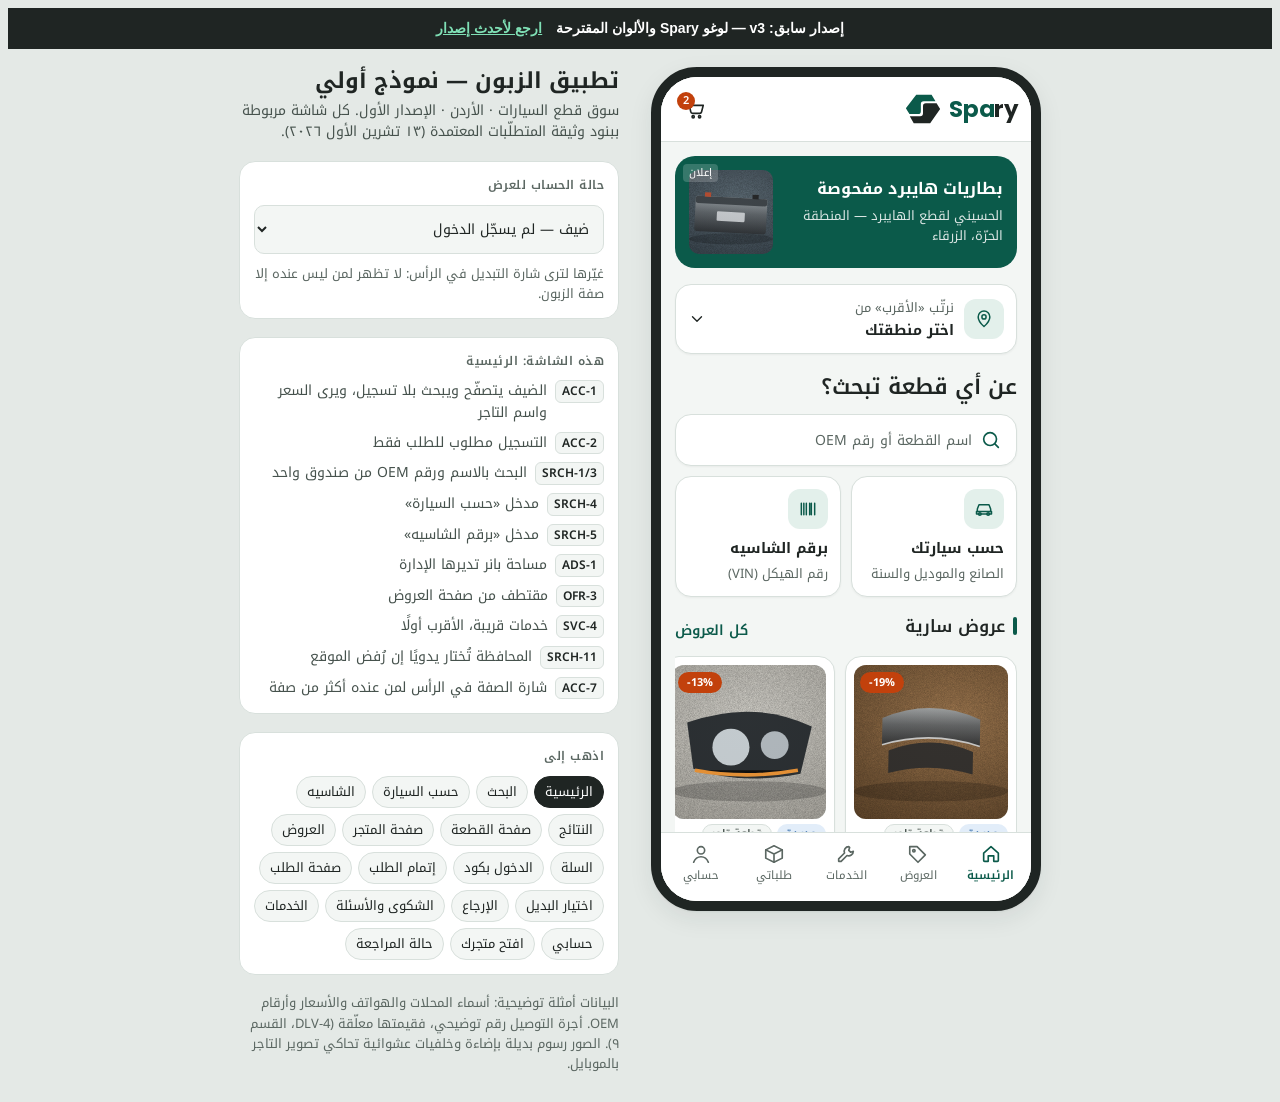
<file: versions/v3-spary.html>
<!doctype html>
<html lang="ar" dir="rtl">
<head>
<meta charset="utf-8">
<meta name="viewport" content="width=device-width, initial-scale=1, viewport-fit=cover">
<title>تطبيق زبون سوق القطع</title>
<meta name="claude:viewport-fit-sides" content="cover">
<link rel="preconnect" href="https://fonts.googleapis.com">
<link rel="preconnect" href="https://fonts.gstatic.com" crossorigin>
<link rel="stylesheet" href="https://fonts.googleapis.com/css2?family=Noto+Kufi+Arabic:wght@400;500;600;700&family=Poppins:wght@700&display=swap">
<style>
/* Layout: a 390×844 phone on a cool-grey stage, Spary: Alaa's cards and Noto Kufi, with the proposed palette — identity green #0B5A4A, charcoal ink, burnt-orange actions, with a reference panel beside it that names the SRS clauses of the screen on show. */
:root{
  --ground:#E4E9E6; --surface:#FFFFFF; --surface-2:#F3F6F4; --line:#D8E0DC; --line-2:#E6ECE9;
  --ink:#1F2523; --ink-2:#46524D; --ink-3:#5B6762; --bezel:#1F2523;
  --brand:#0B5A4A; --brand-soft:#E3F0EB; --brand-line:#BBD6CC; --logo-a:#0B5A4A; --logo-b:#1F2523;
  --accent:#C2410C; --accent-hover:#A8380A; --accent-ink:#FFFFFF; --accent-soft:#FCE9DC; --accent-line:#F3C3A6;
  --imgbg:#EAF0ED; --offer:#C2410C; --offer-ink:#FFFFFF; --banner:#0B5A4A; --on-banner:#FFFFFF;
  --mode-shop:#FFFFFF; --mode-store:#1F2523; --mode-supply:#0B4A3D; --mode-supplier:#3B4250; --on-mode:#FFFFFF;
  --ok:#1D7348; --ok-soft:#E1F1E7; --warn:#8A5300; --warn-soft:#FFF0D3; --bad:#B42318; --bad-soft:#FCE6E3;
  --info:#1C5A9E; --info-soft:#E2EDF9; --feat:#6F4600; --feat-soft:#FFE6AE;
  --scrim:rgba(20,26,24,.5); --shadow:0 1px 2px rgba(31,37,35,.06),0 8px 24px rgba(31,37,35,.08); --shadow-xs:0 1px 2px rgba(31,37,35,.05);
  --f-display:"Noto Kufi Arabic",Tahoma,sans-serif;
  --f-body:"Noto Kufi Arabic",Tahoma,sans-serif;
  --r-s:10px; --r-m:16px; --r-l:20px;
}
@media (prefers-color-scheme: dark){:root:not([data-theme="light"]){
  --ground:#080B0A; --surface:#151C1A; --surface-2:#0E1312; --line:#26302D; --line-2:#1C2422;
  --ink:#E8ECEA; --ink-2:#BAC4C0; --ink-3:#95A19C; --bezel:#020303;
  --brand:#3FB58C; --brand-soft:#10302A; --brand-line:#1E5446; --logo-a:#3FB58C; --logo-b:#E8ECEA;
  --accent:#F0793B; --accent-hover:#F59563; --accent-ink:#1B0D05; --accent-soft:#3A2216; --accent-line:#6A3A22;
  --imgbg:#1C2623; --offer:#F0793B; --offer-ink:#1B0D05; --banner:#0B4A3D; --on-banner:#FFFFFF;
  --mode-shop:#151C1A; --mode-store:#2A3532; --mode-supply:#0F5F4E; --mode-supplier:#4A5263; --on-mode:#FFFFFF;
  --ok:#5CC48C; --ok-soft:#163324; --warn:#F2B552; --warn-soft:#3A2B10; --bad:#F2877B; --bad-soft:#3D1A17;
  --info:#7DB2EE; --info-soft:#15283D; --feat:#F6CF7A; --feat-soft:#3A2E12;
  --scrim:rgba(0,0,0,.62); --shadow:0 1px 2px rgba(0,0,0,.4),0 8px 24px rgba(0,0,0,.3); --shadow-xs:0 1px 2px rgba(0,0,0,.3); color-scheme:dark}}
:root[data-theme="dark"]{
  --ground:#080B0A; --surface:#151C1A; --surface-2:#0E1312; --line:#26302D; --line-2:#1C2422;
  --ink:#E8ECEA; --ink-2:#BAC4C0; --ink-3:#95A19C; --bezel:#020303;
  --brand:#3FB58C; --brand-soft:#10302A; --brand-line:#1E5446; --logo-a:#3FB58C; --logo-b:#E8ECEA;
  --accent:#F0793B; --accent-hover:#F59563; --accent-ink:#1B0D05; --accent-soft:#3A2216; --accent-line:#6A3A22;
  --imgbg:#1C2623; --offer:#F0793B; --offer-ink:#1B0D05; --banner:#0B4A3D; --on-banner:#FFFFFF;
  --mode-shop:#151C1A; --mode-store:#2A3532; --mode-supply:#0F5F4E; --mode-supplier:#4A5263; --on-mode:#FFFFFF;
  --ok:#5CC48C; --ok-soft:#163324; --warn:#F2B552; --warn-soft:#3A2B10; --bad:#F2877B; --bad-soft:#3D1A17;
  --info:#7DB2EE; --info-soft:#15283D; --feat:#F6CF7A; --feat-soft:#3A2E12;
  --scrim:rgba(0,0,0,.62); --shadow:0 1px 2px rgba(0,0,0,.4),0 8px 24px rgba(0,0,0,.3); --shadow-xs:0 1px 2px rgba(0,0,0,.3); color-scheme:dark}

*{box-sizing:border-box}
body{background:var(--ground);color:var(--ink);font-family:var(--f-body);font-size:15px;line-height:1.55;
  padding-left:max(16px,env(safe-area-inset-left,0px));padding-right:max(16px,env(safe-area-inset-right,0px));padding-block:20px}
button,input,select,textarea{font:inherit;color:inherit}
button{cursor:pointer}
:focus-visible{outline:2px solid var(--accent);outline-offset:2px}
.num,.price,.tnum{font-variant-numeric:tabular-nums}
[dir=rtl] .ltr,.ltr{direction:ltr;unicode-bidi:isolate}

/* stage */
.stage{display:grid;grid-template-columns:auto minmax(280px,380px);gap:32px;justify-content:center;align-items:start;max-width:1100px;margin:0 auto}
.device{width:390px;max-width:100%;height:844px;border:10px solid var(--bezel);border-radius:46px;overflow:hidden;position:relative;background:var(--surface-2);box-shadow:var(--shadow)}
@media (max-width:860px){.stage{grid-template-columns:minmax(0,1fr);justify-items:center}.panel{width:100%;max-width:430px}}
@media (max-width:480px){.device{border:0;border-radius:var(--r-l);width:100%;height:calc(100dvh - 40px);min-height:560px}}

/* panel */
.panel{display:flex;flex-direction:column;gap:18px;font-size:14px;min-width:0}
.panel h1{font-family:var(--f-display);font-size:22px;line-height:1.3;margin:0;text-wrap:balance}
.panel .lede{color:var(--ink-2);margin:4px 0 0}
.pbox{background:var(--surface);border:1px solid var(--line);border-radius:var(--r-m);padding:14px;display:flex;flex-direction:column;gap:10px;min-width:0}
.pbox h2{font-size:12px;letter-spacing:.04em;color:var(--ink-3);margin:0;font-weight:600}
.pbox select{width:100%;padding:9px 10px;border-radius:var(--r-s);border:1px solid var(--line);background:var(--surface-2)}
.refs{display:flex;flex-direction:column;gap:8px;margin:0;padding:0;list-style:none}
.refs li{display:grid;grid-template-columns:auto 1fr;gap:8px;align-items:baseline}
.refs code{font-family:var(--f-display);font-size:12px;font-weight:600;background:var(--surface-2);border:1px solid var(--line);border-radius:6px;padding:1px 6px;direction:ltr;white-space:nowrap}
.refs span{color:var(--ink-2);min-width:0}
.jump{display:flex;flex-wrap:wrap;gap:6px}
.jump button{border:1px solid var(--line);background:var(--surface-2);border-radius:999px;padding:5px 10px;font-size:13px}
.jump button[aria-current=true]{background:var(--ink);color:var(--surface);border-color:var(--ink)}
.pnote{font-size:13px;color:var(--ink-3);margin:0}

/* app shell */
.app{height:100%;display:flex;flex-direction:column;position:relative;background:var(--surface-2)}
.hdr{flex:none;display:flex;align-items:center;gap:8px;padding:10px 12px;background:var(--mode-shop);border-bottom:1px solid var(--line);min-height:58px}
.hdr .grow{flex:1;min-width:0}
.hdr h1{font-family:var(--f-display);font-size:17px;font-weight:600;margin:0;white-space:nowrap;overflow:hidden;text-overflow:ellipsis}
.hdr.m-store{background:var(--mode-store);color:var(--on-mode);border-color:transparent}
.hdr.m-supply{background:var(--mode-supply);color:var(--on-mode);border-color:transparent}
.hdr.m-supplier{background:var(--mode-supplier);color:var(--on-mode);border-color:transparent}
.wordmark{display:flex;align-items:center;gap:8px;font-family:var(--f-display);font-weight:700;font-size:18px}
.wordmark i{width:30px;height:30px;border-radius:9px;background:var(--accent);color:var(--accent-ink);display:grid;place-items:center;font-style:normal}
.ibtn{width:44px;height:44px;border-radius:12px;border:0;background:transparent;display:grid;place-items:center;position:relative;flex:none}
.ibtn:hover{background:var(--line-2)}
.hdr[class*="m-"] .ibtn:hover{background:rgba(255,255,255,.12)}
.ibtn .dot{position:absolute;top:5px;inset-inline-end:4px;min-width:18px;height:18px;border-radius:9px;background:var(--accent);color:var(--accent-ink);font-size:11px;font-weight:600;display:grid;place-items:center;padding:0 4px}
.rolepill{display:flex;align-items:center;gap:6px;height:38px;padding:0 10px 0 8px;border-radius:999px;border:1px solid var(--line);background:var(--surface-2);font-weight:600;font-size:14px;max-width:100%;min-width:0}
.rolepill .lbl{white-space:nowrap;overflow:hidden;text-overflow:ellipsis;min-width:0}
.rolepill .pend{width:8px;height:8px;border-radius:50%;background:var(--warn);flex:none}
.hdr[class*="m-"] .rolepill{background:rgba(255,255,255,.14);border-color:rgba(255,255,255,.28);color:var(--on-mode)}
.rolepill small{font-weight:500;opacity:.8}
.content{flex:1;overflow-y:auto;overscroll-behavior:contain;min-height:0;scrollbar-width:thin}
.pad{padding:14px}
.stack{display:flex;flex-direction:column;gap:12px}
.tabs{flex:none;display:grid;grid-template-columns:repeat(5,1fr);background:var(--surface);border-top:1px solid var(--line);padding:4px 4px 10px}
.tabs button{border:0;background:transparent;display:flex;flex-direction:column;align-items:center;gap:2px;padding:6px 0;font-size:11.5px;color:var(--ink-3);min-height:52px}
.tabs button[aria-current=page]{color:var(--accent);font-weight:600}
.ctabar{flex:none;display:flex;gap:10px;align-items:center;padding:12px 14px 16px;background:var(--surface);border-top:1px solid var(--line)}

/* type */
.h2{font-family:var(--f-display);font-size:17px;font-weight:600;margin:0}
.h3{font-size:15px;font-weight:600;margin:0}
.muted{color:var(--ink-2)}
.faint{color:var(--ink-3);font-size:13px}
.sec-h{display:flex;align-items:baseline;justify-content:space-between;gap:8px}
.link{border:0;background:none;color:var(--accent);font-weight:600;padding:6px 0;font-size:14px}

/* controls */
.btn{display:inline-flex;align-items:center;justify-content:center;gap:8px;min-height:48px;padding:0 18px;border-radius:var(--r-m);border:1px solid transparent;font-weight:600;font-size:15px}
.btn.pri{background:var(--accent);color:var(--accent-ink)}
.btn.sec{background:var(--surface);border-color:var(--line);color:var(--ink)}
.btn.ghost{background:transparent;color:var(--ink)}
.btn.danger{background:var(--surface);border-color:var(--bad);color:var(--bad)}
.btn.block{width:100%}
.btn[disabled]{opacity:.45;cursor:not-allowed}
.chip{display:inline-flex;align-items:center;gap:6px;min-height:36px;padding:0 12px;border-radius:999px;border:1px solid var(--line);background:var(--surface);font-size:14px;white-space:nowrap}
.chip[aria-pressed=true]{background:var(--ink);color:var(--surface);border-color:var(--ink)}
.chips{display:flex;flex-wrap:wrap;gap:8px}
.hscroll{display:flex;gap:10px;overflow-x:auto;padding-bottom:4px;scrollbar-width:none}
.hscroll::-webkit-scrollbar{display:none}
.field{display:flex;flex-direction:column;gap:6px}
.field label{font-size:13.5px;font-weight:600}
.input{width:100%;min-height:48px;padding:10px 12px;border-radius:var(--r-m);border:1px solid var(--line);background:var(--surface)}
.input:focus{border-color:var(--accent);outline:none;box-shadow:0 0 0 3px var(--accent-soft)}
.searchbox{display:flex;align-items:center;gap:8px;min-height:52px;padding:0 14px;border-radius:var(--r-m);border:1.5px solid var(--ink);background:var(--surface);width:100%;text-align:start;color:var(--ink-3)}
.searchbox input{border:0;background:transparent;flex:1;min-width:0;outline:none;color:var(--ink);min-height:48px}

/* badges */
.badges{display:flex;flex-wrap:wrap;gap:5px}
.badge{display:inline-flex;align-items:center;gap:4px;font-size:12px;font-weight:600;padding:2px 8px;border-radius:6px;background:var(--surface-2);border:1px solid var(--line);color:var(--ink-2);white-space:nowrap}
.badge.new{background:var(--info-soft);border-color:transparent;color:var(--info)}
.badge.used{background:var(--warn-soft);border-color:transparent;color:var(--warn)}
.badge.feat{background:var(--feat-soft);border-color:transparent;color:var(--feat)}
.badge.offer{background:var(--accent-soft);border-color:transparent;color:var(--accent)}
.badge.ok{background:var(--ok-soft);border-color:transparent;color:var(--ok)}
.badge.bad{background:var(--bad-soft);border-color:transparent;color:var(--bad)}

/* part card */
.pcard{display:grid;grid-template-columns:104px minmax(0,1fr);gap:12px;padding:12px;background:var(--surface);border-bottom:1px solid var(--line-2);text-align:start;border-inline:0;border-top:0;width:100%}
.thumb{width:100%;aspect-ratio:1;border-radius:var(--r-s);overflow:hidden;background:var(--line-2);max-width:100%}
.thumb img{width:100%;height:100%;object-fit:cover;display:block}
.pcard .t{font-weight:600;font-size:15px;line-height:1.4}
.pcard .fit{font-size:13px;color:var(--ink-2)}
.price{font-family:var(--f-display);font-weight:600;font-size:17px}
.price small{font-size:12px;font-weight:500;color:var(--ink-2)}
.strike{text-decoration:line-through;color:var(--ink-3);font-size:13px;font-family:var(--f-body)}
.seller{font-size:13px;color:var(--ink-2);display:flex;gap:6px;flex-wrap:wrap;align-items:center}
.stars{display:inline-flex;align-items:center;gap:2px;font-weight:600;color:var(--ink)}
.stars svg{color:#D99A00}
.mini{display:flex;flex-direction:column;gap:6px;width:150px;flex:none;background:var(--surface);border:1px solid var(--line);border-radius:var(--r-m);padding:8px;text-align:start}

/* blocks */
.blk{background:var(--surface);border-block:1px solid var(--line-2);padding:14px}
.blk + .blk{border-top:0;margin-top:8px}
.card{background:var(--surface);border:1px solid var(--line);border-radius:var(--r-m);padding:12px}
.note{display:grid;grid-template-columns:20px minmax(0,1fr);gap:8px;padding:10px 12px;border-radius:var(--r-m);font-size:13.5px;line-height:1.5}
.note.warn{background:var(--warn-soft);color:var(--warn)}
.note.info{background:var(--info-soft);color:var(--info)}
.note.bad{background:var(--bad-soft);color:var(--bad)}
.note.ok{background:var(--ok-soft);color:var(--ok)}
.note b{color:inherit}
.kv{display:grid;grid-template-columns:auto minmax(0,1fr);gap:6px 14px;font-size:14px;margin:0}
.kv dt{color:var(--ink-3)}
.kv dd{margin:0;font-weight:500}
.rows{display:flex;flex-direction:column}
.rowlink{display:flex;align-items:center;gap:12px;min-height:54px;padding:8px 14px;background:var(--surface);border:0;border-bottom:1px solid var(--line-2);width:100%;text-align:start}
.rowlink .grow{flex:1;min-width:0}
.sum{display:flex;justify-content:space-between;gap:8px;font-size:14.5px}
.sum.total{font-family:var(--f-display);font-weight:600;font-size:17px;padding-top:8px;border-top:1px dashed var(--line)}
.progress{height:6px;border-radius:3px;background:var(--line-2);overflow:hidden}
.progress i{display:block;height:100%;background:var(--ok);border-radius:3px}
table.offers{width:100%;border-collapse:collapse;font-size:13.5px}
table.offers th{font-size:12px;color:var(--ink-3);font-weight:600;text-align:start;padding:6px 4px;border-bottom:1px solid var(--line)}
table.offers td{padding:10px 4px;border-bottom:1px solid var(--line-2);vertical-align:middle}
table.offers tr[aria-current=true] td{background:var(--accent-soft)}
.seg{display:flex;background:var(--surface-2);border:1px solid var(--line);border-radius:10px;padding:3px;gap:2px}
.seg button{flex:1;border:0;background:transparent;border-radius:8px;min-height:36px;font-size:13.5px;color:var(--ink-2)}
.seg button[aria-pressed=true]{background:var(--surface);color:var(--ink);font-weight:600;box-shadow:var(--shadow)}

/* status */
.status-hero{padding:18px 14px;background:var(--surface);border-bottom:1px solid var(--line-2);display:flex;flex-direction:column;gap:8px}
.status-word{font-family:var(--f-display);font-size:24px;font-weight:700;line-height:1.25}
.st-pending{color:var(--warn)}.st-alt{color:var(--bad)}.st-ok{color:var(--ok)}.st-ship{color:var(--info)}.st-fail{color:var(--bad)}.st-cancel{color:var(--ink-3)}
.track{display:flex;flex-direction:column;gap:0;margin:0;padding:0;list-style:none}
.track li{display:grid;grid-template-columns:22px minmax(0,1fr);gap:10px;position:relative;padding-bottom:14px;font-size:14px}
.track li::before{content:"";position:absolute;inset-inline-start:10px;top:20px;bottom:0;width:2px;background:var(--line)}
.track li:last-child::before{display:none}
.track .b{width:22px;height:22px;border-radius:50%;border:2px solid var(--line);background:var(--surface);display:grid;place-items:center;z-index:1}
.track li.done .b{background:var(--ok);border-color:var(--ok);color:var(--surface)}
.track li.now .b{border-color:var(--accent);box-shadow:0 0 0 4px var(--accent-soft)}
.track li.todo{color:var(--ink-3)}
.timer{font-family:var(--f-display);font-weight:700;font-size:28px;font-variant-numeric:tabular-nums;direction:ltr}
.otp{display:flex;gap:8px;direction:ltr;justify-content:center}
.otp input{width:46px;height:56px;text-align:center;font-family:var(--f-display);font-size:22px;border-radius:var(--r-m);border:1.5px solid var(--line);background:var(--surface)}
.otp input:focus{border-color:var(--accent);outline:none}
.upl{display:flex;align-items:center;gap:12px;padding:12px;border:1.5px dashed var(--line);border-radius:var(--r-m);background:var(--surface);width:100%;text-align:start}
.upl.done{border-style:solid;border-color:var(--ok);background:var(--ok-soft)}
.steps-top{display:flex;gap:6px}
.steps-top i{flex:1;height:4px;border-radius:2px;background:var(--line)}
.steps-top i.on{background:var(--accent)}
.radio-row{display:flex;gap:12px;align-items:flex-start;padding:12px;border:1px solid var(--line);border-radius:var(--r-m);background:var(--surface);width:100%;text-align:start}
.radio-row[aria-checked=true]{border-color:var(--accent);box-shadow:0 0 0 1px var(--accent)}
.radio-row .rd{width:20px;height:20px;border-radius:50%;border:2px solid var(--line);flex:none;margin-top:2px;display:grid;place-items:center}
.radio-row[aria-checked=true] .rd{border-color:var(--accent)}
.radio-row[aria-checked=true] .rd::after{content:"";width:10px;height:10px;border-radius:50%;background:var(--accent)}
.radio-row[aria-disabled=true]{opacity:.7}

/* sheets & toast */
.scrim{position:absolute;inset:0;background:var(--scrim);display:flex;align-items:flex-end;z-index:40}
.sheet{background:var(--surface);border-radius:20px 20px 0 0;width:100%;max-height:88%;overflow-y:auto;padding:8px 16px 20px;display:flex;flex-direction:column;gap:12px}
.grab{width:40px;height:4px;border-radius:2px;background:var(--line);margin:4px auto 2px}
.toast{position:absolute;inset-inline:16px;bottom:96px;background:var(--ink);color:var(--surface);padding:12px 14px;border-radius:var(--r-m);font-size:14px;z-index:60;box-shadow:var(--shadow)}
.gallery{position:relative;background:var(--line-2)}
.gallery img{width:100%;aspect-ratio:4/3;object-fit:cover;display:block;max-width:100%}
.gallery .count{position:absolute;bottom:10px;inset-inline-start:10px;background:rgba(0,0,0,.6);color:#fff;font-size:12px;padding:2px 8px;border-radius:999px}
.gallery .dots{position:absolute;bottom:12px;inset-inline:0;display:flex;justify-content:center;gap:5px}
.gallery .dots i{width:6px;height:6px;border-radius:50%;background:rgba(255,255,255,.55)}
.gallery .dots i.on{background:#fff}
.banner{border-radius:var(--r-m);padding:14px;background:var(--mode-store);color:var(--on-mode);display:grid;grid-template-columns:minmax(0,1fr) 84px;gap:10px;align-items:center;position:relative}
.banner .ad{position:absolute;top:8px;inset-inline-end:8px;font-size:10.5px;background:rgba(255,255,255,.18);padding:1px 6px;border-radius:4px}
.banner img{border-radius:10px;width:84px;height:84px;object-fit:cover}
.mode-ph{display:flex;flex-direction:column;gap:12px;padding:20px 16px}
.mode-ph ul{margin:0;padding-inline-start:18px;color:var(--ink-2);display:flex;flex-direction:column;gap:4px}
.empty{display:flex;flex-direction:column;align-items:center;text-align:center;gap:10px;padding:36px 20px}
.empty .ic{width:56px;height:56px;border-radius:16px;background:var(--surface);border:1px solid var(--line);display:grid;place-items:center}
@media (prefers-reduced-motion:no-preference){.sheet{animation:up .22s ease-out}@keyframes up{from{transform:translateY(24px);opacity:.6}}}

/* Spary skin (Alaa) — overrides on the shared components */
body{font-size:14px}
.btn{border-radius:var(--r-m);font-weight:700;font-size:14px}
.btn.pri:hover{background:var(--accent-hover)}
.btn.sm{min-height:36px;padding:0 12px;font-size:13px;border-radius:12px}
.searchbox{border:1px solid var(--line);border-radius:var(--r-m);box-shadow:var(--shadow-xs);color:var(--ink-3)}
.searchbox > svg{color:var(--accent)}
.rolepill{background:var(--accent-soft);border-color:var(--accent-line);color:var(--accent)}
.wordmark{color:var(--accent)}
.wordmark i{border-radius:10px}
.badge{border-radius:999px;font-size:11px;padding:1px 8px}
.badge.offer{background:var(--offer);color:var(--offer-ink);font-weight:700}
.price{color:var(--accent);font-weight:700}
.card{border-radius:var(--r-m);box-shadow:var(--shadow-xs)}
.sec-h .h2{display:flex;align-items:center;gap:8px}
.sec-h .h2::before{content:"";width:4px;height:18px;border-radius:2px;background:var(--accent);flex:none}
.banner{background:var(--banner);color:var(--on-banner);border-radius:var(--r-l)}
.thumb{background:var(--imgbg);border-radius:12px}
.mini{border-radius:var(--r-m)}
.radio-row,.upl{border-radius:var(--r-m)}
.ecard{display:flex;flex-direction:column;align-items:flex-start;gap:4px;padding:12px;background:var(--surface);border:1px solid var(--line);border-radius:var(--r-m);text-align:start;box-shadow:var(--shadow-xs);min-width:0;width:100%}
.ecard.row{flex-direction:row;align-items:center;gap:10px}
.ecard .icn{width:40px;height:40px;border-radius:12px;background:var(--accent-soft);color:var(--accent);display:grid;place-items:center;flex:none;margin-bottom:4px}
.ecard.row .icn{margin:0}
.ecard b{font-size:14.5px}
.pgrid{display:grid;grid-template-columns:repeat(2,minmax(0,1fr));gap:10px;padding:12px}
.pc{display:flex;flex-direction:column;gap:8px;padding:8px;background:var(--surface);border:1px solid var(--line);border-radius:var(--r-m);box-shadow:var(--shadow-xs);min-width:0}
.pc-open{display:flex;flex-direction:column;gap:5px;border:0;background:none;padding:0;text-align:start;min-width:0;width:100%;flex:1}
.pc-img{position:relative;border-radius:12px;overflow:hidden;background:var(--imgbg);aspect-ratio:1;max-width:100%}
.pc-img img{width:100%;height:100%;object-fit:cover;display:block}
.pc-tags{position:absolute;top:6px;inset-inline:6px;display:flex;justify-content:space-between;gap:4px}
.pc .t{font-weight:700;font-size:13.5px;line-height:1.5;display:-webkit-box;-webkit-line-clamp:2;-webkit-box-orient:vertical;overflow:hidden}
.pc .fit{font-size:12px;color:var(--ink-3);white-space:nowrap;overflow:hidden;text-overflow:ellipsis;max-width:100%}
.pc .seller{font-size:11.5px;min-width:0}
.pc .badges .badge{font-size:10.5px}
.pc-add{min-height:40px;border-radius:12px;font-size:13px;padding:0 10px}
.hscroll .pc{width:172px;flex:none}
.scard{display:flex;flex-direction:column;gap:10px;padding:12px;background:var(--surface);border:1px solid var(--line);border-radius:var(--r-m);box-shadow:var(--shadow-xs)}
.scard .top{display:flex;gap:10px;align-items:center;border:0;background:none;padding:0;text-align:start;width:100%}
.scard .foot{display:flex;justify-content:space-between;align-items:center;gap:8px}
.svc-list{display:flex;flex-direction:column;gap:10px;padding:12px}

/* proposed palette: green carries identity and selection, orange only the main action and deals */
:focus-visible{outline-color:var(--brand)}
.wordmark{direction:ltr;gap:8px}
.wordmark .wm{font-family:"Poppins","Segoe UI",sans-serif;font-weight:700;font-size:23px;letter-spacing:-.01em;color:var(--logo-a);line-height:1}
.rolepill{background:var(--brand-soft);border-color:var(--brand-line);color:var(--brand)}
.price{color:var(--brand)}
.link{color:var(--brand)}
.tabs button[aria-current=page]{color:var(--brand)}
.sec-h .h2::before{background:var(--brand)}
.ecard .icn{background:var(--brand-soft);color:var(--brand)}
.searchbox > svg{color:var(--brand)}
.radio-row[aria-checked=true]{border-color:var(--brand);box-shadow:0 0 0 1px var(--brand)}
.radio-row[aria-checked=true] .rd{border-color:var(--brand)}
.radio-row[aria-checked=true] .rd::after{background:var(--brand)}
.steps-top i.on{background:var(--brand)}
.track li.now .b{border-color:var(--brand);box-shadow:0 0 0 4px var(--brand-soft)}
.input:focus{border-color:var(--brand);box-shadow:0 0 0 3px var(--brand-soft)}
.otp input:focus{border-color:var(--brand)}
.chip[aria-pressed=true]{background:var(--brand);border-color:var(--brand);color:var(--on-banner)}
</style>
</head>
<body>
<div style="position:sticky;top:0;z-index:100;display:flex;gap:14px;justify-content:center;align-items:center;flex-wrap:wrap;padding:10px 16px;margin:-20px -16px 18px;background:#1F2523;color:#FFFFFF;font:600 14px/1.5 Tahoma,sans-serif">إصدار سابق: v3 — لوغو Spary والألوان المقترحة <a href="index.html" style="color:#7FE0B5">ارجع لأحدث إصدار</a></div>
<div class="stage">
  <div class="device"><div class="app" id="app" dir="rtl" lang="ar"></div></div>
  <aside class="panel" id="panel" aria-label="لوحة المعاينة"></aside>
</div>
<script>
/* ---------- icons (stroke, currentColor) ---------- */
const P = {
  search:'<circle cx="11" cy="11" r="7"/><path d="m20 20-3.5-3.5"/>',
  cart:'<path d="M3 4h2l2.4 11.2a2 2 0 0 0 2 1.6h7.7a2 2 0 0 0 2-1.5L21 8H6"/><circle cx="10" cy="20.5" r="1.2"/><circle cx="17" cy="20.5" r="1.2"/>',
  back:'<path d="M9 5l7 7-7 7"/>', chev:'<path d="M15 5l-7 7 7 7"/>', down:'<path d="m6 9 6 6 6-6"/>',
  home:'<path d="M4 11 12 4l8 7v8a1 1 0 0 1-1 1h-4v-6h-6v6H5a1 1 0 0 1-1-1z"/>',
  tag:'<path d="M3 12V4h8l9 9-8 8z"/><circle cx="7.5" cy="8.5" r="1.3"/>',
  wrench:'<path d="M15 4a5 5 0 0 0-4.6 6.9L4 17.3V20h2.7l6.4-6.4A5 5 0 0 0 20 9l-3 1-2-2 1-3z"/>',
  box:'<path d="M3 7.5 12 3l9 4.5v9L12 21l-9-4.5z"/><path d="M3 7.5 12 12l9-4.5M12 12v9"/>',
  user:'<circle cx="12" cy="8" r="4"/><path d="M4 21c1.5-4 4.5-6 8-6s6.5 2 8 6"/>',
  star:'<path fill="currentColor" stroke="none" d="M12 3.5l2.6 5.3 5.9.9-4.3 4.1 1 5.8L12 16.9l-5.2 2.7 1-5.8-4.3-4.1 5.9-.9z"/>',
  phone:'<path d="M5 4h4l2 5-2.5 1.5a11 11 0 0 0 5 5L15 13l5 2v4a2 2 0 0 1-2 2A16 16 0 0 1 3 6a2 2 0 0 1 2-2"/>',
  truck:'<path d="M3 6h11v10H3zM14 9h4l3 3v4h-7"/><circle cx="7" cy="17.5" r="1.8"/><circle cx="17" cy="17.5" r="1.8"/>',
  filter:'<path d="M4 6h16M7 12h10M10 18h4"/>', sort:'<path d="M7 4v16M4 7l3-3 3 3M17 20V4M14 17l3 3 3-3"/>',
  check:'<path d="m5 12 5 5 9-10"/>', x:'<path d="M6 6l12 12M18 6 6 18"/>', upload:'<path d="M12 16V4M7 9l5-5 5 5M4 20h16"/>',
  chat:'<path d="M4 20l1.3-4A8 8 0 1 1 8 19z"/><path d="M9 10.5c.5 2 2 3.5 4.5 4.5"/>',
  pin:'<path d="M12 21s-7-6.2-7-11.5a7 7 0 0 1 14 0C19 14.8 12 21 12 21z"/><circle cx="12" cy="9.5" r="2.5"/>',
  alert:'<path d="M12 3 2 20h20z"/><path d="M12 10v4M12 17h.01"/>', info:'<circle cx="12" cy="12" r="9"/><path d="M12 11v5M12 8h.01"/>',
  store:'<path d="M4 9l1.5-5h13L20 9M4 9v11h16V9M4 9h16M9 20v-6h6v6"/>', clock:'<circle cx="12" cy="12" r="9"/><path d="M12 7v5l3 2"/>',
  globe:'<circle cx="12" cy="12" r="9"/><path d="M3 12h18M12 3c3 3.5 3 14.5 0 18M12 3c-3 3.5-3 14.5 0 18"/>',
  help:'<circle cx="12" cy="12" r="9"/><path d="M9.5 9.5a2.5 2.5 0 1 1 3.5 2.3c-.7.3-1 .9-1 1.7M12 17h.01"/>',
  car:'<path d="M4 15v-3l2-5h12l2 5v3"/><path d="M3 15h18v3H3z"/><circle cx="7" cy="18" r="1.6"/><circle cx="17" cy="18" r="1.6"/>',
  vin:'<path d="M4 5v14M7 5v14M10 5v14M14 5v14M16 5v14M20 5v14"/>', swap:'<path d="M7 4 3 8l4 4M3 8h14M17 20l4-4-4-4M21 16H7"/>',
  shield:'<path d="M12 3 4 6v6c0 5 3.5 8 8 9 4.5-1 8-4 8-9V6z"/>', logout:'<path d="M14 4h5v16h-5M10 8l-4 4 4 4M6 12h10"/>',
  trash:'<path d="M4 7h16M9 7V4h6v3M6 7l1 13h10l1-13"/>', ret:'<path d="M9 14 4 9l5-5"/><path d="M4 9h10a6 6 0 0 1 0 12h-3"/>',
  doc:'<path d="M6 3h8l4 4v14H6z"/><path d="M14 3v4h4"/>', heavy:'<path d="M8 8a4 4 0 1 1 8 0M5 9h14l2 12H3z"/>',
  plus:'<path d="M12 5v14M5 12h14"/>', supply:'<path d="M3 7h13v10H3zM16 10h3l2 3v4h-5"/><path d="M7 11h5"/>',
};
const ic = (n, s=22, extra='') => `<svg width="${s}" height="${s}" viewBox="0 0 24 24" fill="none" stroke="currentColor" stroke-width="1.8" stroke-linecap="round" stroke-linejoin="round" aria-hidden="true" ${extra}>${P[n]||''}</svg>`;

/* ---------- photo-like placeholders: phone shots of real parts on a bench ---------- */
const BG = { concrete:['#9A9B96','#62645F'], wood:['#A47C52','#5E4429'], card:['#CDB287','#95784D'], shop:['#61707A','#36414A'], tile:['#DAD8D1','#A9A69E'], night:['#3B4650','#1C232A'] };
const SH = {
  pads:'<path d="M105 105q95-42 190 0v52q-95-30-190 0z" fill="url(#m)"/><path d="M118 168q82-34 164 0v44q-82-24-164 0z" fill="#2b2b2b"/><path d="M105 157q95-30 190 0" stroke="#c9ccce" stroke-width="3" fill="none"/>',
  exhaust:'<rect x="40" y="146" width="96" height="18" rx="9" fill="url(#m)"/><rect x="118" y="112" width="176" height="86" rx="43" fill="url(#m)"/><rect x="286" y="140" width="84" height="16" rx="8" fill="#5b5f62"/><path d="M140 125h130" stroke="#d6d9db" stroke-width="3" opacity=".6"/>',
  headlight:'<path d="M80 112q130-46 242 8l-22 92q-116 22-208-10z" fill="#1d2226"/><circle cx="165" cy="160" r="36" fill="#dfe7ec" opacity=".85"/><circle cx="250" cy="156" r="27" fill="#cfd8de" opacity=".8"/><path d="M95 205q100 18 200 0" stroke="#e58b2a" stroke-width="7"/>',
  alt:'<circle cx="208" cy="152" r="82" fill="url(#m)"/><circle cx="208" cy="152" r="46" fill="#3e4245"/><path d="M168 152h80M208 112v80M180 124l56 56M236 124l-56 56" stroke="#7d8286" stroke-width="5"/><circle cx="110" cy="152" r="22" fill="#2a2d30"/>',
  radiator:'<rect x="66" y="78" width="268" height="152" rx="6" fill="#2d3134"/><g stroke="#8a9095" stroke-width="2">' + Array.from({length:30},(_,i)=>`<path d="M${76+i*8.5} 86v136"/>`).join('') + '</g><rect x="60" y="70" width="18" height="168" rx="4" fill="#575c60"/><rect x="322" y="70" width="18" height="168" rx="4" fill="#575c60"/>',
  bumper:'<path d="M36 138q164-64 328 0v54q-164 42-328 0z" fill="#26292b"/><path d="M110 176h180" stroke="#4a4e51" stroke-width="10" stroke-linecap="round"/>',
  hybatt:'<rect x="72" y="98" width="256" height="126" rx="8" fill="url(#m)"/><rect x="72" y="98" width="256" height="26" rx="8" fill="#3b4044"/><rect x="104" y="84" width="22" height="16" fill="#b94a2c"/><rect x="274" y="84" width="22" height="16" fill="#222"/><rect x="150" y="150" width="100" height="34" rx="4" fill="#e6e9eb" opacity=".8"/>',
  mirror:'<path d="M120 90h170q30 0 30 30v72q0 30-30 30H152q-42 0-52-42z" fill="#1f2326"/><path d="M134 104h150q20 0 20 20v62q0 20-20 20H160q-30 0-38-32z" fill="#a9bac4" opacity=".8"/>',
  filter:'<rect x="150" y="82" width="100" height="150" rx="14" fill="#0f4b8a"/><g stroke="#2c6db0" stroke-width="4">' + Array.from({length:9},(_,i)=>`<path d="M${158+i*10.5} 96v122"/>`).join('') + '</g><rect x="146" y="74" width="108" height="22" rx="8" fill="#55595c"/>',
  shock:'<rect x="186" y="34" width="28" height="228" rx="12" fill="url(#m)"/><path d="M168 70l64 16-64 16 64 16-64 16 64 16-64 16 64 16" stroke="#c0392b" stroke-width="7" fill="none" stroke-linejoin="round"/>',
  compressor:'<rect x="112" y="108" width="190" height="104" rx="42" fill="url(#m)"/><circle cx="108" cy="160" r="40" fill="#2d3033"/><circle cx="108" cy="160" r="14" fill="#7a7f83"/>',
  store:'<rect x="0" y="0" width="400" height="300" fill="#2b3238" opacity=".35"/><g>' + Array.from({length:4},(_,r)=>`<rect x="20" y="${30+r*66}" width="360" height="6" fill="#d8d2c4"/>` + Array.from({length:7},(_,c)=>`<rect x="${28+c*51}" y="${6+r*66}" width="42" height="${18+((r*7+c)%3)*4}" fill="${['#c96b2c','#2f5d8a','#d9b44a','#6c7a84','#a23b2a'][(r+c)%5]}" opacity=".9"/>`).join('')).join('') + '</g>',
};
const _img = {};
function img(kind, bg='concrete', seed=1){
  const k = kind+bg+seed; if (_img[k]) return _img[k];
  const [a,b] = BG[bg]||BG.concrete, rot = ((seed*37)%13)-6;
  const shape = SH[kind] ? `<g transform="rotate(${rot} 200 150)">${SH[kind]}</g>` :
    `<g transform="translate(130,80) scale(5.8)" fill="none" stroke="#fff" stroke-width="1.5" stroke-linecap="round" stroke-linejoin="round" opacity=".92">${P[kind]||P.wrench}</g>`;
  const svg = `<svg xmlns="http://www.w3.org/2000/svg" viewBox="0 0 400 300"><defs><radialGradient id="g" cx="${40+seed*7%30}%" cy="35%" r="85%"><stop offset="0" stop-color="${a}"/><stop offset="1" stop-color="${b}"/></radialGradient><linearGradient id="m" x1="0" y1="0" x2="0" y2="1"><stop offset="0" stop-color="#9aa0a4"/><stop offset=".45" stop-color="#5c6165"/><stop offset="1" stop-color="#2c2f32"/></linearGradient><filter id="n"><feTurbulence type="fractalNoise" baseFrequency=".85" numOctaves="2" seed="${seed}"/><feColorMatrix values="0 0 0 0 0 0 0 0 0 0 0 0 0 0 0 0 0 0 .32 0"/></filter></defs><rect width="400" height="300" fill="url(#g)"/><rect width="400" height="300" filter="url(#n)"/><ellipse cx="200" cy="246" rx="150" ry="20" fill="#000" opacity=".22"/>${shape}<rect width="400" height="300" fill="url(#g)" opacity=".08"/></svg>`;
  return _img[k] = 'data:image/svg+xml;charset=utf-8,' + encodeURIComponent(svg);
}

/* ---------- reference data (examples for the prototype) ---------- */
const GOVS = ['عمّان','الزرقاء','إربد','البلقاء','مادبا','الكرك','المفرق','جرش','عجلون','الطفيلة','معان','العقبة'];
const NAMES = [
  {id:'pads_f', name:'فحمات الفرامل الأمامية', alt:['فحمات بريك','تيل فرامل','بريك قدام','فحمات'], img:'pads'},
  {id:'pads_r', name:'فحمات الفرامل الخلفية', alt:['فحمات بريك خلفي','تيل فرامل خلفي','فحمات'], img:'pads'},
  {id:'exhaust', name:'العادم', alt:['إشكمان','اشكمان','شكمان','اكزوز'], img:'exhaust'},
  {id:'alt', name:'مولّد الكهرباء', alt:['دينمو','دينامو'], img:'alt'},
  {id:'shock', name:'ممتصّ الصدمات الأمامي', alt:['مساعد','مساعدات','مساعد قدام'], img:'shock'},
  {id:'radiator', name:'مشعّ التبريد', alt:['رديتر','راديتر'], img:'radiator'},
  {id:'headlight', name:'المصباح الأمامي', alt:['ضو','ضو قدام','فانوس','ضوء أمامي'], img:'headlight'},
  {id:'bumper', name:'الصدّام الأمامي', alt:['دعامية','صدام'], img:'bumper'},
  {id:'hybatt', name:'بطارية الهايبرد', alt:['بطارية هايبرد','هايبرد'], img:'hybatt'},
  {id:'mirror', name:'المرآة الجانبية', alt:['مراية','مرايه'], img:'mirror'},
  {id:'filter', name:'فلتر الزيت', alt:['فلتر زيت'], img:'filter'},
  {id:'compressor', name:'ضاغط المكيّف', alt:['كمبروسر','كمبريسور'], img:'compressor'},
];
const MAKES = [
  {id:'hyundai', name:'هيونداي', models:[{id:'avante',name:'أفانتي',alt:['افانتي','النترا','إلنترا','avante','elantra']},{id:'sonata',name:'سوناتا',alt:['sonata','سوناتا هايبرد']},{id:'tucson',name:'توسان',alt:['tucson']}]},
  {id:'kia', name:'كيا', models:[{id:'cerato',name:'سيراتو',alt:['cerato','k3']},{id:'optima',name:'أوبتيما',alt:['اوبتيما','optima','k5']},{id:'rio',name:'ريو',alt:['rio']}]},
  {id:'toyota', name:'تويوتا', models:[{id:'prius',name:'بريوس',alt:['prius','بريس']},{id:'corolla',name:'كورولا',alt:['corolla','كرولا']},{id:'camry',name:'كامري',alt:['camry']}]},
  {id:'ford', name:'فورد', models:[{id:'fusion',name:'فيوجن',alt:['fusion']}]},
  {id:'mitsubishi', name:'ميتسوبيشي', models:[{id:'lancer',name:'لانسر',alt:['lancer']}]},
  {id:'nissan', name:'نيسان', models:[{id:'sunny',name:'صني',alt:['sunny']}]},
];
const TR = {
  nash:{name:'مركز النشامى لقطع الكوري', area:'عمّان — رأس العين', gov:'عمّان', rating:4.6, count:128, phone:'079 000 1184', free:100, km:3.2},
  saleem:{name:'قطع غيار أبو سليم', area:'عمّان — ماركا', gov:'عمّان', rating:4.8, count:212, phone:'078 000 2290', free:150, km:7.5},
  husseini:{name:'الحسيني لقطع الهايبرد', area:'الزرقاء — المنطقة الحرّة', gov:'الزرقاء', rating:4.3, count:76, phone:'077 000 3352', free:null, km:18.4},
  amana:{name:'الأمانة للقطع اليابانية', area:'سحاب — المدينة الصناعية', gov:'عمّان', rating:4.5, count:91, phone:'079 000 4417', free:120, km:13.9},
  shamal:{name:'مستودع الشمال للمستعمل', area:'إربد — شارع الثلاثين', gov:'إربد', rating:4.1, count:39, phone:'078 000 5536', free:null, km:71},
};
const W_NONE = 'بلا كفالة';
const L = [
  {id:1, n:'pads_f', g:'pads-avante', tr:'nash', cond:'new', auth:'agency', origin:'كوريا', brand:'Hyundai Mobis', oem:'58101-3XA30', mk:'hyundai', md:'avante', cars:'هيونداي أفانتي 2011–2015', price:22, war:'6 أشهر', feat:true, bg:'tile', days:9, desc:'فحمات أمامية أصلية من الوكالة، علبة مغلقة. تركب على أفانتي MD بمحرّك 1.6 و1.8.'},
  {id:2, n:'pads_f', g:'pads-avante', tr:'saleem', cond:'new', auth:'trader', origin:'كوريا', brand:'Sangsin', oem:'58101-3XA30', mk:'hyundai', md:'avante', cars:'هيونداي أفانتي 2011–2015', price:13.5, offer:{price:11, ends:'31 تشرين الأول', pct:19, days:2}, war:'3 أشهر', bg:'wood', days:4, desc:'فحمات تجارية كورية، بديل مطابق لرقم الوكالة.'},
  {id:3, n:'pads_f', g:'pads-avante', tr:'amana', cond:'new', auth:'trader', origin:'الصين', brand:'Hi-Q', oem:'58101-3XA30', mk:'hyundai', md:'avante', cars:'هيونداي أفانتي 2011–2015', price:12, war:'شهر', bg:'card', days:12, desc:'بديل اقتصادي مطابق لرقم الوكالة.'},
  {id:4, n:'pads_f', g:'pads-prius', tr:'amana', cond:'new', auth:'agency', origin:'اليابان', brand:'Toyota', oem:'04465-47070', mk:'toyota', md:'prius', cars:'تويوتا بريوس 2010–2015', price:29, war:'6 أشهر', bg:'tile', days:20, desc:'فحمات أمامية وكالة لبريوس الجيل الثالث.'},
  {id:5, n:'exhaust', g:'exhaust-prius', tr:'husseini', cond:'used', auth:'agency', origin:'اليابان', brand:'Toyota', oem:'', mk:'toyota', md:'prius', cars:'تويوتا بريوس 2010–2015', price:35, war:W_NONE, bg:'concrete', days:6, desc:'عادم خلفي مستعمل بحالة جيدة، بلا ثقوب. الكفالة: بلا كفالة. التطابق: بريوس الجيل الثالث فقط. الصور للقطعة نفسها.'},
  {id:6, n:'hybatt', g:'hybatt-prius', tr:'husseini', cond:'used', auth:'agency', origin:'اليابان', brand:'Toyota', oem:'G9280-47031', mk:'toyota', md:'prius', cars:'تويوتا بريوس 2010–2015', price:380, war:'شهر', feat:true, special:true, bg:'shop', days:3, desc:'بطارية هايبرد مستعملة، فُحصت الخلايا كلها. الكفالة: شهر من الاستلام. التطابق: بريوس 2010–2015. الصور للبطارية نفسها.'},
  {id:7, n:'hybatt', g:'hybatt-prius', tr:'amana', cond:'used', auth:'agency', origin:'اليابان', brand:'Toyota', oem:'', mk:'toyota', md:'prius', cars:'تويوتا بريوس 2010–2015', price:360, war:'أسبوعان', special:true, bg:'concrete', days:15, desc:'بطارية هايبرد مستعملة. الكفالة: أسبوعان. التطابق: بريوس الجيل الثالث. الصور للبطارية نفسها.'},
  {id:8, n:'headlight', g:'head-cerato', tr:'shamal', cond:'used', auth:'agency', origin:'كوريا', brand:'Kia', oem:'', mk:'kia', md:'cerato', cars:'كيا سيراتو 2014–2016', price:45, war:W_NONE, bg:'wood', days:5, desc:'ضو أمامي يمين مستعمل، العدسة سليمة وفيه خدش خفيف بالحامل. الكفالة: بلا كفالة. التطابق: سيراتو K3. الصور للقطعة نفسها.'},
  {id:9, n:'headlight', g:'head-cerato', tr:'nash', cond:'new', auth:'trader', origin:'تايوان', brand:'Depo', oem:'92102-A7020', mk:'kia', md:'cerato', cars:'كيا سيراتو 2014–2016', price:68, offer:{price:59, ends:'2 تشرين الثاني', pct:13, days:1}, war:'6 أشهر', bg:'tile', days:2, desc:'ضو أمامي يمين جديد تجاري، تايواني.'},
  {id:10, n:'alt', g:'alt-sonata', tr:'saleem', cond:'used', auth:'agency', origin:'كوريا', brand:'Mando', oem:'', mk:'hyundai', md:'sonata', cars:'هيونداي سوناتا 2011–2014', price:55, war:'أسبوعان', bg:'concrete', days:8, desc:'دينمو مستعمل مفحوص على الجهاز. الكفالة: أسبوعان. التطابق: سوناتا بنزين 2.4. الصور للقطعة نفسها.'},
  {id:11, n:'radiator', g:'rad-corolla', tr:'amana', cond:'new', auth:'trader', origin:'اليابان', brand:'Koyorad', oem:'16400-0T040', mk:'toyota', md:'corolla', cars:'تويوتا كورولا 2014–2018', price:48, war:'6 أشهر', bg:'card', days:11, desc:'رديتر جديد ياباني لكورولا.'},
  {id:12, n:'bumper', g:'bumper-avante', tr:'nash', cond:'new', auth:'trader', origin:'تايوان', brand:'TYG', oem:'86511-3X000', mk:'hyundai', md:'avante', cars:'هيونداي أفانتي 2011–2013', price:39, war:W_NONE, special:true, bg:'shop', days:7, desc:'دعامية أمامية جديدة بلا دهان.'},
  {id:13, n:'shock', g:'shock-avante', tr:'saleem', cond:'new', auth:'trader', origin:'اليابان', brand:'KYB', oem:'54651-3X100', mk:'hyundai', md:'avante', cars:'هيونداي أفانتي 2011–2015', price:31, offer:{price:26.5, ends:'5 تشرين الثاني', pct:15, days:3}, war:'سنة', bg:'wood', days:3, desc:'مساعد أمامي يسار ياباني.'},
  {id:14, n:'filter', g:'filter-hy', tr:'nash', cond:'new', auth:'agency', origin:'كوريا', brand:'Hyundai Mobis', oem:'26300-35505', mk:'hyundai', md:'avante', cars:'هيونداي أفانتي، سوناتا، كيا سيراتو', price:3.5, war:W_NONE, bg:'tile', days:30, desc:'فلتر زيت وكالة.'},
  {id:15, n:'compressor', g:'comp-sonata', tr:'husseini', cond:'used', auth:'agency', origin:'كوريا', brand:'Hyundai', oem:'', mk:'hyundai', md:'sonata', cars:'هيونداي سوناتا هايبرد 2011–2015', price:140, war:'شهر', bg:'night', days:10, desc:'كمبروسر مكيف كهربائي مستعمل. الكفالة: شهر. التطابق: سوناتا هايبرد فقط. الصور للقطعة نفسها.'},
  {id:16, n:'mirror', g:'mirror-camry', tr:'shamal', cond:'used', auth:'agency', origin:'اليابان', brand:'Toyota', oem:'', mk:'toyota', md:'camry', cars:'تويوتا كامري 2012–2014', price:28, war:W_NONE, bg:'concrete', days:14, desc:'مراية يسار مستعملة، الزجاج سليم والطي الكهربائي يعمل. الكفالة: بلا كفالة. الصور للقطعة نفسها.'},
  {id:17, n:'shock', g:'shock-avante', tr:'amana', cond:'new', auth:'trader', origin:'اليابان', brand:'KYB', oem:'54651-3X100', mk:'hyundai', md:'avante', cars:'هيونداي أفانتي 2011–2015', price:29, war:'سنة', bg:'card', days:6, desc:'مساعد أمامي يسار ياباني.'},
  {id:18, n:'shock', g:'shock-avante', tr:'nash', cond:'new', auth:'trader', origin:'كوريا', brand:'Mando', oem:'54651-3X100', mk:'hyundai', md:'avante', cars:'هيونداي أفانتي 2011–2015', price:33.5, war:'6 أشهر', bg:'tile', days:9, desc:'مساعد أمامي يسار كوري.'},
];
const SVC_TYPES = ['ونش وسحب سيارات','سطحة بين المحافظات','كراج ميكانيك','كهربائي سيارات','تكييف','بنشر وإطارات وبلانص','بطاريات وتشغيل على الطريق','سمكرة ودهان','زجاج وتظليل','غسيل وتلميع','تنظيف داخلي','فحص قبل الشراء','برمجة مفاتيح','كاميرات وأنظمة صوت','تغيير زيت متنقّل','تأمين','معاملات ترخيص','تأجير سيارات','شراء سيارات حوادث','عُدد صناعية'];
const SVCS = [
  {id:1, name:'ونش أبو خليل', type:'ونش وسحب سيارات', gov:'عمّان', area:'طبربور', km:2.1, icon:'truck', bg:'night', info:'سحب داخل عمّان على مدار الساعة.', text:'نوصل خلال 30 دقيقة داخل عمّان الشرقية. السحب للكراج أو للبيت.'},
  {id:2, name:'بنشر الوحدات 24 ساعة', type:'بنشر وإطارات وبلانص', gov:'عمّان', area:'الوحدات', km:4.8, icon:'wrench', bg:'shop', info:'تبديل كوشوك، ترصيص، بلانص.', text:'مفتوح 24 ساعة. خدمة متنقّلة للبيت بأجرة إضافية.'},
  {id:3, name:'غسيل وتلميع النخبة', type:'غسيل وتلميع', gov:'عمّان', area:'خلدا', km:6.3, icon:'car', bg:'tile', info:'غسيل خارجي وداخلي وتلميع.', text:'مواعيد من 8 الصبح لـ 10 المسا.'},
  {id:4, name:'كراج المهندس للهايبرد', type:'كراج ميكانيك', gov:'الزرقاء', area:'الزرقاء الجديدة', km:15.2, icon:'wrench', bg:'concrete', info:'فحص وصيانة سيارات الهايبرد.', text:'فحص بطارية الهايبرد بالجهاز. صيانة بريوس وسوناتا وفيوجن.'},
  {id:5, name:'كهربائي أبو رامي', type:'كهربائي سيارات', gov:'مادبا', area:'وسط البلد', km:29.5, icon:'alert', bg:'wood', info:'كهرباء وكمبيوتر سيارات.', text:'فحص كمبيوتر وتصليح دينمو وسلف.'},
  {id:6, name:'سطحة الشمال', type:'سطحة بين المحافظات', gov:'إربد', area:'إربد', km:72, icon:'truck', bg:'card', info:'نقل سيارات بين المحافظات.', text:'من إربد لكل المحافظات، ومن وإلى العقبة بحجز مسبق.'},
];
const PERSONAS = {
  guest:{label:'ضيف — لم يسجّل الدخول', logged:false, caps:[]},
  customer:{label:'زبون فقط', logged:true, caps:[]},
  pending:{label:'زبون + طلب متجر قيد المراجعة', logged:true, caps:[{t:'store', st:'pending'}]},
  rejected:{label:'زبون + طلب متجر مرفوض', logged:true, caps:[{t:'store', st:'rejected'}]},
  trader:{label:'زبون + تاجر مقبول', logged:true, caps:[{t:'store', st:'active'}]},
  multi:{label:'زبون + تاجر + مورّد', logged:true, caps:[{t:'store', st:'active'},{t:'supplier', st:'active'}]},
  supplier:{label:'زبون + مورّد فقط', logged:true, caps:[{t:'supplier', st:'active'}]},
};
const ME = {name:'محمد العمري', phone:'079 000 4821', store:'قطع غيار الريّان', storeArea:'الزرقاء — الهاشمية', supplier:'مؤسسة الرواد للتوريد'};

/* ---------- state ---------- */
const S = {
  persona:'guest', screen:'home', params:[], stack:[], role:'shop', sheet:null, toast:null,
  cart:[2, 9], q:{text:'', part:null, mk:null, md:null, year:null, oem:null},
  f:{cond:[], auth:[], origin:[], brand:[], min:'', max:'', gov:''}, sort:'cheap', loc:null,
  orderState:'pending', outOfHours:false, altChosen:null, cancelled:[], ret:{}, rated:{},
  addresses:[{id:1, label:'البيت', gov:'عمّان', area:'خلدا', detail:'شارع وصفي التل، عمارة 14، الطابق الثالث'}], selAddr:1,
  join:{type:null, step:0, files:{}, terms:false}, svcType:'', svcGov:'', lang:'ar', otpErr:0, pendingAfterLogin:null, vin:'', vinRes:null, carStep:0,
};
const me = () => PERSONAS[S.persona];
const caps = () => me().caps.concat(S.extraCaps || []);
const cap = t => caps().find(c => c.t === t);

/* ---------- helpers ---------- */
const esc = s => String(s).replace(/[&<>"']/g, c => ({'&':'&amp;','<':'&lt;','>':'&gt;','"':'&quot;',"'":'&#39;'}[c]));
const fmt = n => `${(+n).toFixed(2)} <small>د.أ</small>`;
const fmtT = n => `${(+n).toFixed(2)} د.أ`;
const nm = id => NAMES.find(x => x.id === id);
const lst = id => L.find(x => x.id === +id);
const lp = l => l.offer ? l.offer.price : l.price;
const a = (...args) => `data-a="${args.join('|')}"`;
const stars = (r, c) => `<span class="stars">${ic('star',14)}<span class="tnum">${r.toFixed(1)}</span></span>${c != null ? `<span class="faint">(${c})</span>` : ''}`;
const condB = l => `<span class="badge ${l.cond === 'new' ? 'new' : 'used'}">${l.cond === 'new' ? 'جديدة' : 'مستعملة'}</span><span class="badge">${l.auth === 'agency' ? 'قطعة وكالة' : 'قطعة تاجر'}</span>`;
const priceH = l => l.offer ? `<span class="price">${fmt(l.offer.price)}</span> <span class="strike tnum">${l.price.toFixed(2)}</span>` : `<span class="price">${fmt(l.price)}</span>`;
const thumb = (l, s=1) => `<div class="thumb"><img alt="صورة ${esc(nm(l.n).name)} من التاجر" src="${img(nm(l.n).img, l.bg, l.id + s)}"></div>`;
const note = (kind, icon, html) => `<div class="note ${kind}" role="note">${ic(icon,20)}<div>${html}</div></div>`;
const empty = (icon, title, body, btn='') => `<div class="empty"><div class="ic">${ic(icon,26)}</div><p class="h3">${title}</p><p class="faint" style="margin:0">${body}</p>${btn}</div>`;
const pct = n => `<span class="ltr">−${n}%</span>`;
const FIT_WARN = 'تأكد من ملاءمة القطعة لسيارتك مع التاجر قبل الطلب.';

/* ---------- navigation ---------- */
function go(screen, ...params){ S.stack.push({screen:S.screen, params:S.params}); S.screen = screen; S.params = params; S.sheet = null; render(true); }
function back(){ const p = S.stack.pop(); if (!p) return tab('home'); S.screen = p.screen; S.params = p.params; S.sheet = null; render(true); }
function tab(screen){ S.stack = []; S.screen = screen; S.params = []; S.sheet = null; S.role = 'shop'; render(true); }
function sheet(type, ...params){ S.sheet = {type, params}; render(); }
function closeSheet(){ S.sheet = null; render(); }
let _t;
function toast(msg){ S.toast = msg; render(); clearTimeout(_t); _t = setTimeout(() => { S.toast = null; render(); }, 2600); }
function needLogin(next){ if (me().logged) return false; S.pendingAfterLogin = next; go('login'); return true; }

/* ---------- shell ---------- */
const ROLE = {
  shop:{ic:'cart', lbl:'أتسوّق لنفسي', short:'أتسوّق', cls:''},
  store:{ic:'store', lbl:() => ME.store, small:'تاجر', short:'متجري', cls:'m-store'},
  supply:{ic:'supply', lbl:'أطلب من مورّد', small:() => ME.store, short:'مورّد', cls:'m-supply'},
  supplier:{ic:'supply', lbl:() => ME.supplier, small:'مورّد', short:'توريدي', cls:'m-supplier'},
};
const val = v => typeof v === 'function' ? v() : v;
const titleOf = sc => typeof sc.title === 'function' ? sc.title(...S.params) : sc.title;
function rolePill(compact){
  if (!caps().length) return '';
  const r = ROLE[S.role], pend = caps().some(c => c.st !== 'active') && S.role === 'shop';
  return `<button class="rolepill" ${a('sheet','role')} aria-haspopup="dialog" aria-label="أنت الآن: ${esc(val(r.lbl))}. اضغط لتبديل الصفة">
    ${ic(r.ic,18)}<span class="lbl">${compact && S.role === 'shop' ? r.short : esc(val(r.lbl))}${!compact && r.small ? ` <small>· ${esc(val(r.small))}</small>` : ''}</span>${pend ? '<i class="pend" aria-hidden="true"></i>' : ''}${ic('down',16)}</button>`;
}
function cartBtn(){ const n = S.cart.length; return `<button class="ibtn" ${a('go','cart')} aria-label="السلة، ${n} قطع">${ic('cart')}${n ? `<span class="dot">${n}</span>` : ''}</button>`; }
const LOGO = `<span class="wordmark" dir="ltr" role="img" aria-label="Spary"><svg width="36" height="30" viewBox="0 0 100 84" aria-hidden="true"><path style="fill:var(--logo-a)" d="M2 40 L31 2 H74 L85 20 H52 Q44 20 44 28 V48 Q44 56 36 56 H12 Z"/><path style="fill:var(--logo-b)" d="M98 42 L70 82 H24 L13 62 H42 Q50 62 50 54 V34 Q50 26 58 26 H88 Z"/></svg><span class="wm" aria-hidden="true">Spa<span style="color:var(--logo-b)">ry</span></span></span>`;
function header(sc){
  if (S.role !== 'shop') return `<header class="hdr ${ROLE[S.role].cls}"><div class="grow" style="display:flex">${rolePill(false)}</div></header>`;
  if (sc.root) return `<header class="hdr"><div class="grow" style="display:flex;min-width:0">${caps().length ? rolePill(false) : LOGO}</div>${cartBtn()}</header>`;
  return `<header class="hdr"><button class="ibtn" ${a('back')} aria-label="رجوع">${ic('back')}</button><h1 class="grow">${esc(titleOf(sc))}</h1>${rolePill(true)}${sc.noCart ? '' : cartBtn()}</header>`;
}
const TABS = [['home','home','الرئيسية'],['offers','tag','العروض'],['services','wrench','الخدمات'],['orders','box','طلباتي'],['account','user','حسابي']];
function tabs(){ const cur = (SCREENS[S.screen] || {}).tab; return `<nav class="tabs" aria-label="التنقّل الرئيسي">${TABS.map(([id, i, l]) => `<button ${a('tab', id)} ${cur === id ? 'aria-current="page"' : ''}>${ic(i)}<span>${l}</span></button>`).join('')}</nav>`; }

function render(scrollTop){
  const app = document.getElementById('app');
  const id = S.role !== 'shop' ? 'mode' : S.screen;
  const sc = SCREENS[id];
  const sheetH = S.sheet ? `<div class="scrim" ${a('scrim')}><div class="sheet" role="dialog" aria-modal="true" aria-label="${esc(SHEETS[S.sheet.type].label || '')}"><div class="grab"></div>${SHEETS[S.sheet.type].render(...S.sheet.params)}</div></div>` : '';
  const prevScroll = app.querySelector('.content')?.scrollTop || 0;
  app.innerHTML = header(sc) + `<main class="content" id="content">${sc.render(...S.params)}</main>` + (sc.cta ? sc.cta(...S.params) || '' : '') + (sc.root && S.role === 'shop' ? tabs() : '') + sheetH + (S.toast ? `<div class="toast" role="status">${S.toast}</div>` : '');
  const c = app.querySelector('.content'); if (c) c.scrollTop = scrollTop ? 0 : prevScroll;
  if (sc.after) sc.after();
  panel(id, sc);
}

/* ---------- reference panel (outside the phone) ---------- */
const JUMP = [['home','الرئيسية'],['search','البحث'],['car','حسب السيارة'],['vin','الشاسيه'],['results','النتائج'],['part','صفحة القطعة',1],['store','صفحة المتجر','nash'],['offers','العروض'],['cart','السلة'],['login','الدخول بكود'],['checkout','إتمام الطلب'],['order','صفحة الطلب','JO-24817'],['alt','اختيار البديل'],['return','الإرجاع',13],['help','الشكوى والأسئلة'],['services','الخدمات'],['account','حسابي'],['join','افتح متجرك'],['joinStatus','حالة المراجعة']];
const ORDER_STATES = [['pending','معلّق — بانتظار تأكيد التاجر'],['alt','بانتظار اختيارك لتاجر بديل'],['altApprove','البديل أكّد — اعتماد السعر'],['confirmed','مؤكَّد'],['shipping','قيد التوصيل'],['delivered','تمّ التسليم'],['failed','تعذّر التسليم'],['cancelled','ملغى']];
function panel(id, sc){
  const p = document.getElementById('panel');
  const refs = val(sc.refs) || [];
  const orderCtl = (id === 'order' || id === 'orders') ? `<div class="pbox"><h2>محاكاة حالة الطلب الحالي</h2>
      <select id="ord-state" aria-label="حالة الطلب">${ORDER_STATES.map(([v, l]) => `<option value="${v}" ${S.orderState === v ? 'selected' : ''}>${l}</option>`).join('')}</select>
      <label style="display:flex;gap:8px;align-items:center"><input type="checkbox" id="ooh" ${S.outOfHours ? 'checked' : ''}> وصل الطلب خارج أوقات العمل (ORD-5)</label></div>` : '';
  p.innerHTML = `<div><h1>تطبيق الزبون — نموذج أولي</h1><p class="lede">سوق قطع السيارات · الأردن · الإصدار الأول. كل شاشة مربوطة ببنود وثيقة المتطلّبات المعتمدة (١٣ تشرين الأول ٢٠٢٦).</p></div>
    <div class="pbox"><h2>حالة الحساب للعرض</h2><select id="persona" aria-label="حالة الحساب">${Object.entries(PERSONAS).map(([k, v]) => `<option value="${k}" ${S.persona === k ? 'selected' : ''}>${v.label}</option>`).join('')}</select>
      <p class="pnote">غيّرها لترى شارة التبديل في الرأس: لا تظهر لمن ليس عنده إلا صفة الزبون.</p></div>
    <div class="pbox"><h2>هذه الشاشة: ${esc(titleOf(sc) || '')}</h2><ul class="refs">${refs.map(([c, t]) => `<li><code>${c}</code><span>${t}</span></li>`).join('')}</ul></div>
    ${orderCtl}
    <div class="pbox"><h2>اذهب إلى</h2><div class="jump">${JUMP.map(([s, l, p1]) => `<button data-jump="${s}${p1 != null ? '|' + p1 : ''}" ${id === s ? 'aria-current="true"' : ''}>${l}</button>`).join('')}</div></div>
    <p class="pnote">البيانات أمثلة توضيحية: أسماء المحلات والهواتف والأسعار وأرقام OEM. أجرة التوصيل رقم توضيحي، فقيمتها معلّقة (DLV-4، القسم ٩). الصور رسوم بديلة بإضاءة وخلفيات عشوائية تحاكي تصوير التاجر بالموبايل.</p>`;
}

/* ---------- events ---------- */
const ACT = {
  go:(s, ...p) => go(s, ...p), back, tab:s => { if (s === 'orders' && needLogin(['orders'])) return; tab(s); },
  sheet:(t, ...p) => sheet(t, ...p), close:closeSheet,
  scrim:() => {}, // clicks inside the sheet bubble here; closing is handled by target check
  role:r => { S.role = r; S.sheet = null; S.stack = []; S.screen = 'home'; render(true); toast(r === 'shop' ? 'رجعت لحسابك الشخصي — سلّتك كما تركتها' : `انتقلت إلى: ${esc(val(ROLE[r].lbl))}`); },
};
document.addEventListener('click', e => {
  const j = e.target.closest('[data-jump]');
  if (j){ const [s, p1] = j.dataset.jump.split('|'); S.role = 'shop'; S.stack = []; S.sheet = null;
    if (s === 'order' && !me().logged){ S.persona = 'customer'; }
    if (s === 'joinStatus' && !caps().some(c => c.st !== 'active')) S.persona = 'pending';
    if (s === 'alt'){ S.orderState = 'alt'; S.altChosen = null; if (!me().logged) S.persona = 'customer'; }
    if (s === 'return'){ S.orderState = 'delivered'; if (!me().logged) S.persona = 'customer'; }
    S.screen = s; S.params = p1 != null ? [isNaN(+p1) ? p1 : +p1] : []; render(true); return; }
  const scrim = e.target.classList && e.target.classList.contains('scrim');
  if (scrim){ closeSheet(); return; }
  const el = e.target.closest('[data-a]'); if (!el || el.disabled) return;
  const [act, ...args] = el.dataset.a.split('|').map(x => x !== '' && !isNaN(+x) && !/^0\d/.test(x) ? +x : x);
  (ACT[act] || window[act])?.(...args);
});
document.addEventListener('change', e => {
  if (e.target.id === 'persona'){ S.persona = e.target.value; S.extraCaps = []; S.role = 'shop'; S.sheet = null; render(); }
  if (e.target.id === 'ord-state'){ S.orderState = e.target.value; S.cancelled = []; if (e.target.value !== 'delivered') S.ret = {}; if (S.screen !== 'order'){ S.screen = 'order'; S.params = ['JO-24817']; } render(true); }
  if (e.target.id === 'ooh'){ S.outOfHours = e.target.checked; render(); }
});

/* ---------- screens: home & search ---------- */
const SCREENS = {}, SHEETS = {};
const CAT = {pads_f:'فرامل', pads_r:'فرامل', exhaust:'عادم', alt:'كهرباء', shock:'تعليق', radiator:'تبريد', headlight:'إنارة', bumper:'هيكل', hybatt:'كهرباء', mirror:'هيكل', filter:'صيانة', compressor:'تكييف'};
const norm = s => String(s).toLowerCase().replace(/[ًٌٍَُِّْـ]/g, '').replace(/[أإآ]/g, 'ا').replace(/ة/g, 'ه').replace(/ى/g, 'ي').replace(/\s+/g, ' ').trim();
const makeOf = id => MAKES.find(m => m.id === id);
const modelOf = (mk, md) => makeOf(mk)?.models.find(m => m.id === md);
const carName = (mk, md, y) => [makeOf(mk)?.name, modelOf(mk, md)?.name, y].filter(Boolean).join(' ');

function parse(text){
  const t = ' ' + norm(text) + ' ', r = {text, part:null, typed:null, amb:[], mk:null, md:null, year:null, oem:null};
  let best = 0, hits = [];
  NAMES.forEach(x => [x.name, ...x.alt].forEach(al => { const n = norm(al); if (n.length >= 2 && (n.length > 3 ? t.includes(n) : t.includes(' ' + n + ' '))){ if (n.length > best){ best = n.length; hits = [[x.id, al]]; } else if (n.length === best && !hits.some(h => h[0] === x.id)) hits.push([x.id, al]); } }));
  if (hits.length === 1){ r.part = hits[0][0]; r.typed = hits[0][1]; } else if (hits.length > 1){ r.amb = hits.map(h => h[0]); r.typed = hits[0][1]; }
  MAKES.forEach(m => { if (t.includes(norm(m.name))) r.mk = m.id; m.models.forEach(md => [md.name, ...md.alt].forEach(al => { if (t.includes(' ' + norm(al) + ' ') || t.includes(norm(al) + ' ')) { r.mk = m.id; r.md = md.id; } })); });
  const y = text.match(/\b(19[89]\d|20[0-2]\d)\b/); if (y) r.year = +y[1];
  const o = text.match(/\b[A-Z0-9]{4,6}-[A-Z0-9]{3,6}\b/i); if (o) r.oem = o[0].toUpperCase();
  return r;
}

SCREENS.home = { title:'الرئيسية', root:true, tab:'home',
  refs:[['ACC-1','الضيف يتصفّح ويبحث بلا تسجيل، ويرى السعر واسم التاجر'],['ACC-2','التسجيل مطلوب للطلب فقط'],['SRCH-1/3','البحث بالاسم ورقم OEM من صندوق واحد'],['SRCH-4','مدخل «حسب السيارة»'],['SRCH-5','مدخل «برقم الشاسيه»'],['ADS-1','مساحة بانر تديرها الإدارة'],['OFR-3','مقتطف من صفحة العروض'],['SVC-4','خدمات قريبة، الأقرب أولًا'],['SRCH-11','المحافظة تُختار يدويًا إن رُفض الموقع'],['ACC-7','شارة الصفة في الرأس لمن عنده أكثر من صفة']],
  render(){
    const offers = L.filter(l => l.offer);
    return `<div class="pad stack" style="gap:16px">
      <button class="banner" ${a('go','store','husseini')} style="border:0;text-align:start"><span class="ad">إعلان</span>
        <div class="stack" style="gap:4px"><strong style="font-family:var(--f-display);font-size:16px">بطاريات هايبرد مفحوصة</strong><span style="font-size:13px;opacity:.85">الحسيني لقطع الهايبرد — المنطقة الحرّة، الزرقاء</span></div>
        <img alt="" src="${img('hybatt','shop',41)}"></button>
      <button class="ecard row" ${a('sheet','loc')}><span class="icn">${ic('pin',20)}</span><span style="flex:1;min-width:0"><span class="faint">نرتّب «الأقرب» من</span><br><b>${S.loc ? (S.loc === 'gps' ? 'موقعك الحالي' : 'محافظة ' + S.loc) : 'اختر منطقتك'}</b></span>${ic('down',18)}</button>
      <div class="stack" style="gap:10px"><h2 class="h2" style="font-size:22px">عن أي قطعة تبحث؟</h2>
        <button class="searchbox" ${a('go','search')}>${ic('search')}<span style="white-space:nowrap;overflow:hidden;text-overflow:ellipsis">اسم القطعة أو رقم OEM</span></button>
        <div style="display:grid;grid-template-columns:1fr 1fr;gap:10px">
          <button class="ecard" ${a('go','car')}><span class="icn">${ic('car',20)}</span><b>حسب سيارتك</b><span class="faint">الصانع والموديل والسنة</span></button>
          <button class="ecard" ${a('go','vin')}><span class="icn">${ic('vin',20)}</span><b>برقم الشاسيه</b><span class="faint">رقم الهيكل (VIN)</span></button></div></div>
      <section class="stack" style="gap:8px"><div class="sec-h"><h2 class="h2">عروض سارية</h2><button class="link" ${a('tab','offers')}>كل العروض</button></div>
        <div class="hscroll">${offers.map(pcard).join('')}</div></section>
      <section class="stack" style="gap:8px"><div class="sec-h"><h2 class="h2">خدمات قريبة منك</h2><button class="link" ${a('tab','services')}>كل الخدمات</button></div>
        <div class="stack" style="gap:10px">${SVCS.slice(0,3).map(scard).join('')}</div></section>
    </div>`;
  }};

function qChips(){
  const q = S.q, out = [];
  if (q.part) out.push(['part', `القطعة: ${nm(q.part).name}${q.typed && norm(q.typed) !== norm(nm(q.part).name) ? ` <span class="faint">(كتبتَ «${esc(q.typed)}»)</span>` : ''}`]);
  if (q.mk) out.push(['car', `السيارة: ${carName(q.mk, q.md)}`]);
  if (q.year) out.push(['year', `السنة: ${q.year}`]);
  if (q.oem) out.push(['oem', `رقم OEM: <span class="ltr">${q.oem}</span>`]);
  return out;
}
function parseArea(){
  const q = S.q;
  if (!q.text.trim()) return `<div class="stack"><p class="faint" style="margin:0">جرّب الاسم الرسمي أو الشعبي، فكلاهما يوصلك للقطعة نفسها:</p>
    <div class="chips">${['إشكمان بريوس 2012','فحمات بريك افانتي 2013','58101-3XA30','ضو سيراتو 2015','دينمو سوناتا'].map(x => `<button class="chip" ${a('qset', x)}>${x}</button>`).join('')}</div>
    <div class="rows card" style="padding:0;overflow:hidden;margin-top:6px"><button class="rowlink" ${a('go','car')}>${ic('car')}<span class="grow">اختر سيارتك: الصانع ثم الموديل ثم السنة</span>${ic('chev',18)}</button><button class="rowlink" ${a('go','vin')}>${ic('vin')}<span class="grow">ابحث برقم الشاسيه</span>${ic('chev',18)}</button></div></div>`;
  const chips = qChips();
  let next = '';
  if (q.amb.length && !q.part) next = `<div class="stack" style="gap:8px"><p class="h3">أي قطعة تقصد بـ«${esc(q.typed)}»؟</p><div style="display:grid;grid-template-columns:1fr 1fr;gap:8px">${q.amb.map(id => `<button class="mini" style="width:auto" ${a('qpick','part',id)}><div class="thumb"><img alt="" src="${img(nm(id).img,'tile',id.length)}"></div><span style="font-weight:600;font-size:14px">${nm(id).name}</span></button>`).join('')}</div></div>`;
  else if (!q.mk && !q.oem) next = `<div class="stack" style="gap:8px"><p class="h3">حدّد سيارتك لنتائج أدق <span class="faint">(اختياري)</span></p><div class="chips">${MAKES.map(m => `<button class="chip" ${a('qpick','mk',m.id)}>${m.name}</button>`).join('')}</div></div>`;
  else if (q.mk && !q.md) next = `<div class="stack" style="gap:8px"><p class="h3">الموديل</p><div class="chips">${makeOf(q.mk).models.map(m => `<button class="chip" ${a('qpick','md',m.id)}>${m.name}</button>`).join('')}</div></div>`;
  else if (q.md && !q.year) next = `<div class="stack" style="gap:8px"><p class="h3">سنة الصنع <span class="faint">(اختياري)</span></p><div class="chips">${Array.from({length:12},(_,i) => 2008 + i * 1 + 4).map(y => `<button class="chip tnum" ${a('qpick','year',y)}>${y}</button>`).join('')}</div></div>`;
  const nothing = !chips.length && !q.amb.length;
  return `<div class="stack" style="gap:14px">
    ${chips.length ? `<div class="stack" style="gap:8px"><p class="faint" style="margin:0">فهمنا بحثك هكذا:</p><div class="chips">${chips.map(([k, h]) => `<span class="chip" style="background:var(--accent-soft);border-color:var(--accent-line)">${h}<button class="ibtn" style="width:28px;height:28px" ${a('qdrop',k)} aria-label="احذف هذا الشرط">${ic('x',14)}</button></span>`).join('')}</div></div>` : ''}
    ${nothing ? note('info','info','لم نتعرّف على اسم قطعة أو سيارة في ما كتبته. جرّب اسمًا آخر للقطعة، أو رقم OEM كما هو على القطعة.') : next}
    ${nothing ? '' : `<button class="btn pri block" ${a('go','results')}>${ic('search',18)} اعرض النتائج</button>`}</div>`;
}
function qset(x){ S.q = parse(x); render(); }
function qpick(k, v){ if (k === 'part'){ S.q.part = v; S.q.amb = []; } else if (k === 'mk'){ S.q.mk = v; S.q.md = null; } else S.q[k] = v; render(); }
function qdrop(k){ if (k === 'part'){ S.q.part = null; S.q.amb = []; } if (k === 'car'){ S.q.mk = S.q.md = null; } if (k === 'year') S.q.year = null; if (k === 'oem') S.q.oem = null; render(); }
SCREENS.search = { title:'البحث', noCart:true,
  refs:[['NAM-1','لكل قطعة اسم رسمي وأسماء شعبية: إشكمان = عادم'],['NAM-3','أي اسم يكتبه الزبون يوصله إلى القطعة نفسها'],['SRCH-1','البحث باسم القطعة بكل أسمائها'],['SRCH-3','البحث برقم OEM'],['SRCH-4','الصانع والموديل والسنة تتحوّل إلى شروط'],['SRCH-10','الفلاتر تعمل مجتمعة مع أي طريقة بحث']],
  render(){ return `<div class="pad stack" style="gap:14px"><label class="searchbox" for="q">${ic('search')}<input id="q" type="search" autocomplete="off" placeholder="اسم القطعة، اسمها الشعبي، أو رقم OEM" value="${esc(S.q.text)}"></label><div id="parse">${parseArea()}</div></div>`; },
  after(){ const i = document.getElementById('q'); if (!i) return; if (!S.sheet){ i.focus(); i.setSelectionRange(i.value.length, i.value.length); }
    i.oninput = () => { S.q = parse(i.value); document.getElementById('parse').innerHTML = parseArea(); }; }};

/* ---------- by car ---------- */
function carPick(k, v){ if (k === 'mk'){ S.q = {...parse(''), mk:v}; } else S.q[k] = v; render(); }
SCREENS.car = { title:'حسب السيارة',
  refs:[['SRCH-4','البحث بنوع السيارة: الصانع، الموديل، السنة'],['NAM-6','قائمة مرجعية للسيارات يختار منها التاجر أيضًا'],['SRCH-10','تُضاف الفلاتر بعد الوصول للنتائج']],
  render(){
    const q = S.q, step = !q.mk ? 0 : !q.md ? 1 : !q.year ? 2 : 3;
    const crumbs = `<div class="steps-top" aria-hidden="true">${[0,1,2].map(i => `<i class="${i <= step - (step === 3 ? 1 : 0) ? 'on' : ''}"></i>`).join('')}</div>
      <div class="chips">${q.mk ? `<button class="chip" ${a('carPick','mk','')}>${makeOf(q.mk).name} ${ic('x',14)}</button>` : ''}${q.md ? `<button class="chip" ${a('carPick','md','')}>${modelOf(q.mk,q.md).name} ${ic('x',14)}</button>` : ''}${q.year ? `<button class="chip tnum" ${a('carPick','year','')}>${q.year} ${ic('x',14)}</button>` : ''}</div>`;
    let body;
    if (step === 0) body = `<h2 class="h2">الصانع</h2><div style="display:grid;grid-template-columns:1fr 1fr 1fr;gap:8px">${MAKES.map(m => `<button class="btn sec" style="min-height:64px" ${a('carPick','mk',m.id)}>${m.name}</button>`).join('')}</div>`;
    else if (step === 1) body = `<h2 class="h2">الموديل</h2><div class="card" style="padding:0;overflow:hidden">${makeOf(q.mk).models.map(m => `<button class="rowlink" ${a('carPick','md',m.id)}><span class="grow">${m.name}</span>${ic('chev',18)}</button>`).join('')}</div>`;
    else if (step === 2) body = `<h2 class="h2">سنة الصنع</h2><div style="display:grid;grid-template-columns:repeat(4,1fr);gap:8px">${Array.from({length:16},(_,i) => 2024 - i).map(y => `<button class="btn sec tnum" ${a('carPick','year',y)}>${y}</button>`).join('')}</div>`;
    else body = `<div class="card stack"><div style="display:flex;gap:10px;align-items:center">${ic('car',28)}<div><div class="h3">${carName(q.mk,q.md,q.year)}</div><div class="faint">${L.filter(l => l.md === q.md).length} قطعة منشورة لهذه السيارة</div></div></div>
      <button class="btn pri block" ${a('go','results')}>اعرض كل القطع</button></div>
      <p class="h3" style="margin-top:6px">أو اختر القطعة</p><div class="chips">${[...new Set(L.filter(l => l.md === q.md).map(l => l.n))].map(n => `<button class="chip" ${a('carPart',n)}>${nm(n).name}</button>`).join('') || '<span class="faint">لا قطع منشورة لهذه السيارة بعد</span>'}</div>`;
    return `<div class="pad stack" style="gap:14px">${crumbs}${body}</div>`;
  }};
function carPart(n){ S.q.part = n; go('results'); }

/* ---------- by chassis number ---------- */
const VIN_OK = 'KMHDH41EBDU468213', VIN_NONE = 'JTDKB20U093512870';
function vinRun(v){ const val = (v || document.getElementById('vin')?.value || '').toUpperCase().replace(/\s/g, ''); S.vin = val; S.vinRes = val.length !== 17 ? 'bad' : val === VIN_OK ? 'ok' : 'none'; render(); }
function vinPart(n){ S.q = {...parse(''), part:n, mk:'hyundai', md:'avante', year:2013}; go('results'); }
SCREENS.vin = { title:'البحث برقم الشاسيه',
  refs:[['SRCH-5','الشاسيه إحدى طرق الوصول، والنتيجة تساعد في الملاءمة ولا تضمن التوافق'],['SRCH-9','عند غياب النتائج تبقى طرق البحث الأخرى متاحة'],['INT-6','تعطّل مصدر الشاسيه لا يعطّل البحث الآخر'],['SRCH-6','مصدر البيانات قابل للتبديل — حقول بطاقة السيارة تتبع ما يرسله']],
  render(){
    const r = S.vinRes;
    let res = '';
    if (r === 'bad') res = note('bad','alert','رقم الشاسيه 17 خانة من أحرف وأرقام. تأكّد منه في رخصة السيارة.');
    if (r === 'ok') res = `<div class="card stack"><div style="display:flex;gap:10px;align-items:center">${ic('car',28)}<div><div class="h3">هيونداي أفانتي (MD)</div><div class="faint ltr" style="text-align:end">${VIN_OK}</div></div></div>
      <dl class="kv"><dt>سنة الصنع</dt><dd class="tnum">2013</dd><dt>المحرّك</dt><dd>1.6 GDI بنزين</dd><dt>ناقل الحركة</dt><dd>أوتوماتيك</dd><dt>تاريخ الإنتاج</dt><dd class="tnum">03/2013</dd></dl>
      <p class="faint" style="margin:0">التفاصيل كما وصلت من مصدر بيانات الشاسيه.</p></div>
      ${note('warn','alert','<b>النتائج تساعدك في معرفة الملاءمة، ولا تضمن أن القطعة تركب على سيارتك.</b> ' + FIT_WARN)}
      <p class="h3">قطع منشورة لهذه السيارة</p><div class="card" style="padding:0;overflow:hidden">${[...new Set(L.filter(l => l.md === 'avante').map(l => l.n))].map(n => `<button class="rowlink" ${a('vinPart',n)}><span class="grow">${nm(n).name}</span><span class="faint">${L.filter(l => l.md === 'avante' && l.n === n).length} عروض</span>${ic('chev',18)}</button>`).join('')}</div>`;
    if (r === 'none') res = `${empty('vin','لا توجد نتائج لهذا الرقم','مصدر البيانات لا يعرف هذه السيارة بعد. طرق البحث الأخرى متاحة:')}
      <div class="stack" style="gap:8px"><button class="btn sec block" ${a('go','search')}>${ic('search',18)} باسم القطعة أو رقم OEM</button><button class="btn sec block" ${a('go','car')}>${ic('car',18)} بنوع السيارة</button></div>`;
    return `<div class="pad stack" style="gap:14px">
      <div class="field"><label for="vin">رقم الشاسيه (VIN)</label><input id="vin" class="input ltr tnum" maxlength="17" autocomplete="off" spellcheck="false" style="text-transform:uppercase;letter-spacing:.06em" value="${esc(S.vin)}" placeholder="17 خانة"><span class="faint">تجده في رخصة السيارة أو أسفل الزجاج الأمامي.</span></div>
      <button class="btn pri block" ${a('vinRun')}>اعرض سيارتي وقطعها</button>
      <div class="chips"><button class="chip" ${a('vinRun',VIN_OK)}>جرّب رقمًا معروفًا</button><button class="chip" ${a('vinRun',VIN_NONE)}>جرّب رقمًا بلا بيانات</button></div>
      ${res}</div>`;
  }};

/* ---------- results, filters, sorting ---------- */
const SORTS = {cheap:'الأرخص أولًا', rating:'الأعلى تقييمًا', near:'الأقرب إليك'};
function sortL(arr, how){
  const k = how === 'rating' ? (x, y) => TR[y.tr].rating - TR[x.tr].rating || lp(x) - lp(y) : how === 'near' ? (x, y) => TR[x.tr].km - TR[y.tr].km : (x, y) => lp(x) - lp(y);
  return [...arr].sort(k);
}
function applyF(arr, f = S.f){
  return arr.filter(l => (!f.cond.length || f.cond.includes(l.cond)) && (!f.auth.length || f.auth.includes(l.auth)) && (!f.origin.length || f.origin.includes(l.origin)) && (!f.brand.length || f.brand.includes(l.brand))
    && (f.min === '' || lp(l) >= +f.min) && (f.max === '' || lp(l) <= +f.max) && (!f.gov || TR[l.tr].gov === f.gov) && (!f.tr || l.tr === f.tr));
}
function matchQ(){ const q = S.q; return L.filter(l => (!q.part || l.n === q.part) && (!q.mk || l.mk === q.mk) && (!q.md || l.md === q.md) && (!q.oem || l.oem === q.oem)); }
function results(){ const base = sortL(applyF(matchQ()), S.sort); return [...base.filter(l => l.feat), ...base.filter(l => !l.feat)]; }
const fCount = () => ['cond','auth','origin','brand'].reduce((n, k) => n + S.f[k].length, 0) + (S.f.min !== '' || S.f.max !== '' ? 1 : 0) + (S.f.gov ? 1 : 0) + (S.f.tr ? 1 : 0);
function pcard(l){
  const t = TR[l.tr], others = L.filter(x => x.g === l.g).length - 1, inCart = S.cart.includes(l.id);
  return `<article class="pc"><button class="pc-open" ${a('go','part',l.id)}>
    <div class="pc-img"><img alt="صورة القطعة من التاجر" src="${img(nm(l.n).img, l.bg, l.id + 1)}"><div class="pc-tags"><span>${l.feat ? '<span class="badge feat">مميّز</span>' : ''}</span><span>${l.offer ? `<span class="badge offer">${pct(l.offer.pct)}</span>` : ''}</span></div></div>
    <div class="badges">${condB(l)}${l.special ? `<span class="badge">${ic('heavy',12)} شحن خاص</span>` : ''}</div>
    <span class="t">${nm(l.n).name}</span><span class="fit">${l.cars}</span>
    <span>${priceH(l)}</span>${l.offer ? `<span class="faint" style="font-size:11.5px">${ic('clock',12)} العرض حتى ${l.offer.ends}</span>` : ''}
    <span class="seller">${ic('store',13)} ${t.name}</span>
    <span class="seller">${stars(t.rating)} · ${t.gov}${others > 0 ? ` · ${others} ${others > 1 ? 'عروض أخرى' : 'عرض آخر'}` : ''}</span></button>
    <button class="btn ${inCart ? 'sec' : 'pri'} pc-add" ${a('addCart',l.id)}>${inCart ? `${ic('check',16)} في السلة` : `${ic('cart',16)} أضف للسلة`}</button></article>`;
}
SCREENS.results = { title:() => S.q.part ? nm(S.q.part).name : S.q.md ? carName(S.q.mk, S.q.md) : 'النتائج',
  refs:[['SRCH-8','القطعة المميّزة أولًا ضمن النتائج المطابقة، وعليها «مميّز»'],['SRCH-7','الأرخص أولًا، وللزبون الأعلى تقييمًا أو الأقرب'],['SRCH-10','الحالة، الأصالة، المنشأ، الماركة، السعر، المحافظة — مجتمعة'],['SRCH-11','«الأقرب» من الموقع أو المحافظة المختارة'],['CAT-6','جديدة/مستعملة ووكالة/تاجر شارتان منفصلتان'],['CAT-12.1','شارة «شحن خاص» للقطع الكبيرة'],['OFR-2','السعر الأصلي مشطوب بجانب سعر العرض'],['ACC-1','السعر واسم التاجر ظاهران للضيف']],
  render(){
    const list = results(), n = fCount();
    return `<div style="position:sticky;top:0;z-index:2;background:var(--surface);border-bottom:1px solid var(--line);padding:10px 14px;display:flex;flex-direction:column;gap:8px">
      <div class="chips hscroll" style="flex-wrap:nowrap">${qChips().map(([k, h]) => `<span class="chip">${h}</span>`).join('') || '<span class="faint">كل القطع</span>'}<button class="chip" ${a('go','search')}>${ic('search',14)} تعديل</button></div>
      <div style="display:flex;gap:8px;align-items:center"><span class="grow faint tnum" style="flex:1">${list.length} نتيجة${S.sort === 'near' && S.loc ? ` · من ${S.loc === 'gps' ? 'موقعك' : S.loc}` : ''}</span>
        <button class="chip" ${a('sheet','sort')}>${ic('sort',16)} ${SORTS[S.sort]}</button><button class="chip" ${a('sheet','filter')} ${n ? 'aria-pressed="true"' : ''}>${ic('filter',16)} فلترة${n ? ` (${n})` : ''}</button></div></div>
      ${list.length ? `<div class="pgrid">${list.map(pcard).join('')}</div>` : empty('filter','لا نتائج بهذه الشروط','خفّف الفلاتر أو غيّر كلمات البحث.', n ? `<button class="btn sec" ${a('fclear')}>امسح الفلاتر</button>` : '')}`;
  }};
function ftog(k, v){ const arr = S.f[k]; const i = arr.indexOf(v); i < 0 ? arr.push(v) : arr.splice(i, 1); render(); }
function fset(k, v){ S.f[k] = S.f[k] === v ? '' : v; render(); }
function fclear(){ S.f = {cond:[], auth:[], origin:[], brand:[], min:'', max:'', gov:'', tr:''}; render(); }
const uniq = k => [...new Set(L.map(l => l[k]))];
SHEETS.filter = { label:'الفلترة', render(scope){
  const pool = scope === 'offers' ? L.filter(l => l.offer) : matchQ();
  const grp = (title, k, opts) => `<div class="stack" style="gap:8px"><p class="h3">${title}</p><div class="chips">${opts.map(([v, l]) => `<button class="chip" aria-pressed="${S.f[k].includes(v)}" ${a('ftog',k,v)}>${l}</button>`).join('')}</div></div>`;
  return `<div class="sec-h"><h2 class="h2">الفلترة</h2><button class="link" ${a('fclear')}>امسح الكل</button></div>
    ${grp('الحالة','cond',[['new','جديدة'],['used','مستعملة']])}${grp('الأصالة','auth',[['agency','قطعة وكالة'],['trader','قطعة تاجر']])}
    ${grp('المنشأ','origin',uniq('origin').map(o => [o, o]))}${grp('الماركة','brand',uniq('brand').map(o => [o, o]))}
    <div class="stack" style="gap:8px"><p class="h3">السعر (د.أ)</p><div style="display:grid;grid-template-columns:1fr 1fr;gap:8px"><input id="fmin" class="input tnum" inputmode="decimal" placeholder="من" value="${S.f.min}" aria-label="أقل سعر"><input id="fmax" class="input tnum" inputmode="decimal" placeholder="إلى" value="${S.f.max}" aria-label="أعلى سعر"></div></div>
    <div class="field"><label for="fgov">المحافظة</label><select id="fgov" class="input"><option value="">كل المحافظات</option>${GOVS.map(g => `<option ${S.f.gov === g ? 'selected' : ''}>${g}</option>`).join('')}</select></div>
    ${scope === 'offers' ? `<div class="field"><label for="ftr">التاجر</label><select id="ftr" class="input"><option value="">كل التجّار</option>${Object.entries(TR).map(([k, t]) => `<option value="${k}" ${S.f.tr === k ? 'selected' : ''}>${t.name}</option>`).join('')}</select></div>` : ''}
    <button class="btn pri block" ${a('close')}>اعرض ${applyF(pool).length} نتيجة</button>`;
}};
document.addEventListener('change', e => { const m = {fmin:'min', fmax:'max', fgov:'gov', ftr:'tr'}[e.target.id]; if (m){ S.f[m] = e.target.value; render(); } });
SHEETS.sort = { label:'الترتيب', render(scope){
  const opts = scope === 'offers' ? {pct:'الأعلى خصمًا', new:'الأحدث'} : SORTS, cur = scope === 'offers' ? S.osort || 'pct' : S.sort;
  return `<h2 class="h2">الترتيب</h2><div class="stack" style="gap:8px">${Object.entries(opts).map(([k, l]) => `<button class="radio-row" role="radio" aria-checked="${cur === k}" ${a('setSort',k,scope || '')}><span class="rd"></span><span>${l}${k === 'cheap' ? ' <span class="faint">(الافتراضي)</span>' : ''}${k === 'near' && !S.loc ? '<br><span class="faint">يحتاج موقعك أو محافظتك</span>' : ''}</span></button>`).join('')}</div>`;
}};
function setSort(k, scope){ if (scope === 'offers'){ S.osort = k; return closeSheet(); } if (k === 'near' && !S.loc){ S.afterLoc = () => { S.sort = 'near'; }; return sheet('loc'); } S.sort = k; closeSheet(); }
SHEETS.loc = { label:'منطقتك', render(){
  return `<h2 class="h2">من أين نحسب «الأقرب»؟</h2><p class="muted" style="margin:0">نرتّب القطع والخدمات حسب قربها منك. يمكنك السماح بالموقع، أو اختيار محافظتك فقط.</p>
    <button class="btn pri block" ${a('setLoc','gps')}>${ic('pin',18)} استخدم موقعي الحالي</button>
    <p class="h3">أو اختر محافظتك</p><div class="chips">${GOVS.map(g => `<button class="chip" aria-pressed="${S.loc === g}" ${a('setLoc',g)}>${g}</button>`).join('')}</div>
    <p class="faint" style="margin:0">في النموذج: «موقعي» يحاكي موافقة الجهاز.</p>`;
}};
function setLoc(v){ S.loc = v; S.afterLoc?.(); S.afterLoc = null; S.sheet = null; render(); toast(v === 'gps' ? 'نرتّب الآن من موقعك الحالي' : `نرتّب الآن من محافظة ${v}`); }

/* ---------- part page ---------- */
function addCart(id){ if (S.cart.includes(id)) return go('cart'); S.cart.push(id); toast('أُضيفت القطعة للسلة'); }
SCREENS.part = { title:id => nm(lst(id).n).name,
  refs:[['CAT-2','الصور، الاسم، الحالة، السيارات، السعر، المنشأ، الصنف، الماركة، الوصف، الكفالة'],['CAT-3','رقم OEM إلزامي للجديدة، اختياري للمستعملة'],['CAT-6','الحالة والأصالة صفتان منفصلتان'],['CAT-7','وصف المستعملة: الكفالة، التطابق، صورتها الفعلية'],['CAT-8','قطعة واحدة بلا كمية'],['CAT-12.1/12.2','شحن خاص بأجرة الشحن العادي نفسها'],['NAM-1','الأسماء الشعبية تحت الاسم الرسمي'],['ORD-10','رقم التاجر للاتصال'],['SRCH-9','تنبيه الملاءمة بجانب الاتصال'],['SRCH-7','عروض نفس القطعة: الأرخص أولًا، أو الأعلى تقييمًا، أو الأقرب'],['DLV-11','عرض التوصيل المجاني على قطع التاجر'],['OFR-2/4','سعر العرض وتاريخ نهايته']],
  render(id){
    const l = lst(id), t = TR[l.tr], N = nm(l.n), grp = sortL(L.filter(x => x.g === l.g), S.psort || 'cheap');
    return `<div class="gallery"><img alt="صورة ${N.name} كما صوّرها التاجر" src="${img(N.img, l.bg, l.id + 1)}"><span class="count tnum">1 / 3</span><div class="dots"><i class="on"></i><i></i><i></i></div></div>
    <div class="blk stack" style="gap:8px"><div class="badges">${l.feat ? '<span class="badge feat">مميّز</span>' : ''}${condB(l)}${l.special ? `<span class="badge">${ic('heavy',12)} شحن خاص</span>` : ''}</div>
      <h2 class="h2" style="font-size:20px">${N.name}</h2><p class="faint" style="margin:0">يُعرف أيضًا: ${N.alt.slice(0,3).join('، ')}</p>
      <div style="display:flex;align-items:baseline;gap:10px;flex-wrap:wrap">${priceH(l)}${l.offer ? `<span class="badge offer">عرض ${pct(l.offer.pct)} حتى ${l.offer.ends}</span>` : ''}</div>
      ${l.special ? note('info','truck','قطعة كبيرة تحتاج شحنًا خاصًا. أجرتها مثل أجرة التوصيل العادي لمنطقتك.') : ''}</div>
    <div class="blk stack" style="gap:10px"><button class="rowlink" style="padding:0;border:0;min-height:auto" ${a('go','store',l.tr)}><div class="thumb" style="width:44px;flex:none;border-radius:50%"><img alt="" src="${img('store','shop',l.tr.length)}"></div><div class="grow"><div style="font-weight:600">${t.name}</div><div class="faint">${t.area} · ${stars(t.rating, t.count)}</div></div>${ic('chev',18)}</button>
      ${t.free ? `<div class="faint" style="display:flex;gap:6px;align-items:center">${ic('truck',16)} توصيل مجاني من هذا المتجر للطلبات من ${t.free} د.أ فأكثر</div>` : ''}
      <div style="display:flex;gap:10px;align-items:center"><button class="btn sec" ${a('callTr',l.tr)}>${ic('phone',18)} اتصل بالتاجر</button><span class="ltr tnum" style="font-weight:600;user-select:all">${t.phone}</span></div>
      ${note('warn','alert', FIT_WARN)}</div>
    <div class="blk stack" style="gap:10px"><h3 class="h3">التفاصيل</h3><dl class="kv">
      <dt>رقم OEM</dt><dd class="ltr tnum" style="text-align:start">${l.oem || '<span class="faint">غير مذكور</span>'}</dd><dt>الماركة</dt><dd>${l.brand}</dd><dt>المنشأ</dt><dd>${l.origin}</dd><dt>الصنف</dt><dd>${CAT[l.n]}</dd><dt>الكفالة</dt><dd>${l.war}</dd></dl>
      <h3 class="h3">تركب على</h3><div class="chips">${l.cars.split('، ').map(c => `<span class="chip">${ic('car',14)} ${c}</span>`).join('')}</div>
      <h3 class="h3">الوصف</h3><p style="margin:0">${l.desc}</p></div>
    ${grp.length > 1 ? `<div class="blk stack" style="gap:10px"><h3 class="h3">عروض نفس القطعة (${grp.length})</h3>
      <div class="seg" role="group" aria-label="ترتيب العروض">${Object.entries(SORTS).map(([k, v]) => `<button aria-pressed="${(S.psort || 'cheap') === k}" ${a('psort',k)}>${v.replace(' أولًا','').replace(' إليك','')}</button>`).join('')}</div>
      <div style="overflow-x:auto"><table class="offers"><thead><tr><th>التاجر</th><th>الحالة</th><th>السعر</th><th><span class="faint">فتح</span></th></tr></thead><tbody>${grp.map(x => `<tr ${x.id === l.id ? 'aria-current="true"' : ''}><td><div style="font-weight:600">${TR[x.tr].name}</div><div class="faint">${stars(TR[x.tr].rating)} · ${TR[x.tr].gov}${S.psort === 'near' && S.loc ? ` · ${TR[x.tr].km} كم` : ''}</div></td><td>${x.cond === 'new' ? 'جديدة' : 'مستعملة'}<div class="faint">${x.auth === 'agency' ? 'وكالة' : 'تاجر'}</div></td><td class="tnum" style="font-weight:600">${lp(x).toFixed(2)}${x.offer ? `<div class="strike">${x.price.toFixed(2)}</div>` : ''}</td><td>${x.id === l.id ? '<span class="faint">هذا</span>' : `<button class="ibtn" ${a('go','part',x.id)} aria-label="افتح عرض ${TR[x.tr].name}">${ic('chev',18)}</button>`}</td></tr>`).join('')}</tbody></table></div></div>` : ''}
    <div style="height:12px"></div>`;
  },
  cta(id){ const l = lst(id), inCart = S.cart.includes(l.id); return `<div class="ctabar"><div class="grow" style="flex:1">${priceH(l)}<div class="faint">الدفع عند الاستلام</div></div><button class="btn ${inCart ? 'sec' : 'pri'}" ${a('addCart',l.id)}>${inCart ? `${ic('check',18)} في السلة — افتحها` : `${ic('cart',18)} أضف للسلة`}</button></div>`; }};
function psort(k){ if (k === 'near' && !S.loc){ S.afterLoc = () => { S.psort = 'near'; }; return sheet('loc'); } S.psort = k; render(); }
function callTr(k){ toast(`في التطبيق يفتح هذا الزر الاتصال بـ ${TR[k].phone}`); }

/* ---------- store page ---------- */
SCREENS.store = { title:k => TR[k].name,
  refs:[['ACC-15','الاسم، الصورة، المنطقة، متوسط التقييم وعددها، الهاتف، القطع المنشورة'],['DLV-11','عرض التوصيل المجاني إن فعّله التاجر'],['OFR-2','أسعار العروض على قطع المتجر'],['ACC-5','المتجر سجلّ مستقلّ له اسمه وتقييمه']],
  render(k){
    const t = TR[k], parts = sortL(L.filter(l => l.tr === k), 'cheap');
    return `<div class="gallery"><img alt="صورة محل ${t.name}" src="${img('store','shop',k.length + 3)}" style="aspect-ratio:16/9"></div>
      <div class="blk stack" style="gap:8px"><h2 class="h2" style="font-size:20px">${t.name}</h2><div class="faint">${ic('pin',14)} ${t.area}</div><div>${stars(t.rating, t.count)} <span class="faint">تقييم</span></div>
        <div style="display:flex;gap:10px;align-items:center"><button class="btn sec" ${a('callTr',k)}>${ic('phone',18)} اتصل</button><span class="ltr tnum" style="font-weight:600;user-select:all">${t.phone}</span></div>
        ${t.free ? note('ok','truck',`<b>توصيل مجاني</b> لطلباتك من هذا المتجر بقيمة ${t.free} د.أ فأكثر. تُحسب على قطع هذا المتجر وحدها.`) : ''}</div>
      <div class="pad" style="padding-bottom:6px"><h3 class="h3">قطع المتجر (${parts.length})</h3></div><div class="pgrid" style="padding-top:0">${parts.map(pcard).join('')}</div>`;
  }};

/* ---------- offers ---------- */
SCREENS.offers = { title:'العروض', root:true, tab:'offers',
  refs:[['OFR-3','العروض السارية بفلاتر البحث نفسها وفلتر التاجر، ترتيب بنسبة الخصم أو الأحدث'],['OFR-2','السعر الأصلي مشطوب وسعر العرض بجانبه'],['OFR-4','سعر العرض يُحتسب إن أُكّد الطلب قبل انتهائه'],['OFR-5','عند انتهائه يعود السعر الأصلي ويختفي من الصفحة'],['OFR-1','التاجر يضيفه من باقته — جهة التاجر']],
  render(){
    const so = S.osort || 'pct', list = applyF(L.filter(l => l.offer)).sort((x, y) => so === 'pct' ? y.offer.pct - x.offer.pct : x.offer.days - y.offer.days), n = fCount();
    return `<div style="position:sticky;top:0;z-index:2;background:var(--surface);border-bottom:1px solid var(--line);padding:10px 14px;display:flex;gap:8px;align-items:center">
      <h2 class="h2" style="flex:1">عروض سارية</h2><button class="chip" ${a('sheet','sort','offers')}>${ic('sort',16)} ${so === 'pct' ? 'الأعلى خصمًا' : 'الأحدث'}</button><button class="chip" ${a('sheet','filter','offers')} ${n ? 'aria-pressed="true"' : ''}>${ic('filter',16)} فلترة${n ? ` (${n})` : ''}</button></div>
      <div class="pgrid">${list.map(pcard).join('') || `<div style="grid-column:1/-1">${empty('tag','لا عروض بهذه الشروط','غيّر الفلاتر لترى عروضًا أخرى.')}</div>`}</div>`;
  }};

/* ---------- cart ---------- */
const byTrader = ids => ids.map(lst).reduce((m, l) => ((m[l.tr] = m[l.tr] || []).push(l), m), {});
const sumL = arr => arr.reduce((s, l) => s + lp(l), 0);
const FEE = 3; // illustrative: the zone fee table is pending (DLV-4, section 9)
function freeLine(k, arr){
  const t = TR[k]; if (!t.free) return '';
  const s = sumL(arr);
  return s >= t.free ? note('ok','truck','<b>التوصيل مجاني عن جزء هذا المتجر.</b>')
    : `<div class="stack" style="gap:6px"><div class="faint">أضف بـ <b class="tnum">${(t.free - s).toFixed(2)} د.أ</b> من هذا المتجر ليصير توصيل جزئه مجانيًا</div><div class="progress" aria-hidden="true"><i style="width:${Math.min(100, s / t.free * 100)}%"></i></div></div>`;
}
function rmCart(id){ S.cart = S.cart.filter(x => x !== id); toast('حُذفت القطعة من السلة'); }
SCREENS.cart = { title:'السلة', noCart:true,
  refs:[['ORD-2','طلب واحد ولو كانت القطع من أكثر من تاجر، مع التاجر المسؤول عن كل جزء'],['CAT-8','قطعة واحدة لكل إعلان، بلا كميات'],['DLV-11','عرض التوصيل المجاني يظهر في السلة لكل تاجر، ويُحسب على قطعه وحدها'],['OFR-4','سعر العرض يدخل في حساب حدّ التوصيل المجاني'],['DLV-4','أجرة التوصيل مبلغ واحد منفصل يظهر قبل التأكيد'],['ORD-3','الدفع عند الاستلام فقط'],['ACC-2','الضيف يملأ السلة، والدخول يُطلب عند إكمال الطلب']],
  render(){
    if (!S.cart.length) return empty('cart','سلّتك فارغة','ابحث عن قطعتك وأضفها هنا.', `<button class="btn pri" ${a('go','search')}>ابحث عن قطعة</button>`);
    const g = byTrader(S.cart);
    return `<div class="pad"><p class="muted" style="margin:0">${S.cart.length} قطع من ${Object.keys(g).length} ${Object.keys(g).length > 1 ? 'تجّار' : 'تاجر'} — طلب واحد، وكل تاجر يؤكّد قطعه.</p></div>
      ${Object.entries(g).map(([k, arr]) => `<section class="blk stack" style="gap:10px"><div style="display:flex;gap:8px;align-items:center">${ic('store',18)}<div class="grow" style="flex:1"><div style="font-weight:600">${TR[k].name}</div><div class="faint">${TR[k].area}</div></div></div>
        ${arr.map(l => `<div style="display:grid;grid-template-columns:72px minmax(0,1fr) auto;gap:10px;align-items:center">${thumb(l)}<div style="min-width:0"><div style="font-weight:600;font-size:14px">${nm(l.n).name}</div><div class="faint">${l.cars}</div><div class="badges" style="margin-top:4px">${condB(l)}</div><div style="margin-top:2px">${priceH(l)}</div></div><button class="ibtn" ${a('rmCart',l.id)} aria-label="احذف ${nm(l.n).name}">${ic('trash',20)}</button></div>`).join('')}
        ${freeLine(k, arr)}</section>`).join('')}
      <div class="blk stack" style="gap:8px"><div class="sum"><span>مجموع القطع</span><span class="tnum">${fmtT(sumL(S.cart.map(lst)))}</span></div><div class="sum"><span>أجرة التوصيل</span><span class="faint">تظهر بعد اختيار العنوان</span></div>
        <div class="faint">${ic('shield',14)} الدفع عند الاستلام فقط</div></div><div style="height:8px"></div>`;
  },
  cta(){ if (!S.cart.length) return ''; return `<div class="ctabar"><div style="flex:1"><div class="faint">المجموع قبل التوصيل</div><div class="price">${fmt(sumL(S.cart.map(lst)))}</div></div><button class="btn pri" ${a('checkout')}>أكمل الطلب</button></div>`; }};
function checkout(){ if (needLogin(['checkout'])) return; go('checkout'); }

/* ---------- sign in with an SMS code ---------- */
S.loginStep = 'phone';
SCREENS.login = { title:'الدخول', noCart:true,
  refs:[['ACC-3','التسجيل برقم الموبايل وكود يصل برسالة نصّية'],['SEC-1','بلا كلمة مرور. صلاحية الكود 5 دقائق، قفل 15 دقيقة بعد 5 محاولات، 3 أكواد بالساعة'],['PRV-2','موافقة صريحة على الشروط والخصوصية عند التسجيل'],['ACC-4','حساب واحد برقم الموبايل، يبدأ زبونًا']],
  render(){
    if (S.loginStep === 'phone') return `<div class="pad stack" style="gap:16px"><h2 class="h2" style="font-size:22px">ادخل برقم موبايلك</h2><p class="muted" style="margin:0">نرسل لك كودًا برسالة نصّية. لا كلمة مرور.</p>
      <div class="field"><label for="ph">رقم الموبايل</label><div style="display:flex;gap:8px;direction:ltr"><span class="input tnum" style="width:auto;display:grid;place-items:center">+962</span><input id="ph" class="input tnum" inputmode="tel" value="7 9000 4821" aria-describedby="phh"></div><span id="phh" class="faint">مثال: 7X XXX XXXX</span></div>
      <label style="display:flex;gap:10px;align-items:flex-start"><input type="checkbox" id="terms" checked style="width:20px;height:20px;margin-top:3px"><span>أوافق على <u>شروط الاستخدام</u> و<u>سياسة الخصوصية</u>. <span class="faint">يُطلب مرة عند التسجيل، ومن جديد إن تغيّرت السياسة.</span></span></label>
      <button class="btn pri block" ${a('sendCode')}>أرسل الكود</button></div>`;
    const locked = S.otpErr >= 5;
    return `<div class="pad stack" style="gap:16px"><h2 class="h2" style="font-size:22px">أدخل الكود</h2><p class="muted" style="margin:0">أرسلناه برسالة نصّية إلى <span class="ltr tnum">079 000 4821</span>. <button class="link" ${a('loginBack')}>غيّر الرقم</button></p>
      <div class="otp" role="group" aria-label="كود التحقق">${Array.from({length:6},(_,i) => `<input id="o${i}" inputmode="numeric" maxlength="1" aria-label="الخانة ${i + 1}" ${locked ? 'disabled' : ''}>`).join('')}</div>
      ${locked ? note('bad','clock','<b>أُقفل الدخول 15 دقيقة</b> بعد 5 محاولات خاطئة. حاول بعدها.') : S.otpErr ? note('bad','alert',`الكود غير صحيح. بقيت ${5 - S.otpErr} محاولات قبل القفل.`) : ''}
      <button class="btn pri block" ${a('verify')} ${locked ? 'disabled' : ''}>تحقّق وادخل</button>
      <div class="faint" style="display:flex;justify-content:space-between;gap:8px;flex-wrap:wrap"><span>${ic('clock',14)} صلاحية الكود 5 دقائق</span><span class="tnum">إعادة الإرسال بعد 0:42</span></div>
      <div class="card stack" style="gap:8px;background:var(--surface-2)"><span class="faint">محاكاة للعرض:</span><div class="chips"><button class="chip" ${a('fillOtp')}>املأ الكود الصحيح</button><button class="chip" ${a('badOtp')}>جرّب كودًا خاطئًا</button></div></div></div>`;
  },
  after(){ for (let i = 0; i < 6; i++){ const el = document.getElementById('o' + i); if (!el) return; el.oninput = () => { if (el.value && i < 5) document.getElementById('o' + (i + 1)).focus(); }; } }};
function sendCode(){ if (!document.getElementById('terms').checked) return toast('الموافقة على الشروط مطلوبة لإنشاء الحساب'); S.loginStep = 'otp'; render(true); }
function loginBack(){ S.loginStep = 'phone'; render(); }
function fillOtp(){ '482915'.split('').forEach((d, i) => document.getElementById('o' + i).value = d); }
function badOtp(){ '111111'.split('').forEach((d, i) => document.getElementById('o' + i).value = d); verify(); }
function verify(){
  const code = Array.from({length:6}, (_, i) => document.getElementById('o' + i).value).join('');
  if (code.length < 6) return toast('أدخل الخانات الست');
  if (code !== '482915'){ S.otpErr++; return render(); }
  S.otpErr = 0; S.loginStep = 'phone'; if (S.persona === 'guest') S.persona = 'customer';
  const next = S.pendingAfterLogin || ['account']; S.pendingAfterLogin = null; S.screen = next[0]; S.params = next.slice(1); render(true); toast(`أهلًا ${ME.name.split(' ')[0]}، دخلت بنجاح`);
}

/* ---------- checkout ---------- */
SCREENS.checkout = { title:'إتمام الطلب', noCart:true,
  refs:[['ACC-14','أكثر من عنوان: المحافظة، المنطقة، العنوان التفصيلي، موقع على الخريطة اختياريًا'],['DLV-4','أجرة التوصيل مبلغ واحد منفصل، ضمن الإجمالي قبل التأكيد'],['DLV-11','الجزء المجاني يظهر قبل التأكيد'],['ORD-3','الدفع عند الاستلام فقط'],['ORD-4/5','كل تاجر يؤكّد توفّر قطعته خلال 15 دقيقة عمل'],['ORD-13','لا يُرسل الطلب للتوصيل قبل تأكيد كل الأجزاء'],['DLV-3','توصيل فقط، لا استلام من المحل']],
  render(){
    if (!S.cart.length) return empty('cart','لا قطع لإتمام الطلب','أضف قطعة للسلة أولًا.');
    const g = byTrader(S.cart), parts = sumL(S.cart.map(lst)), free = Object.entries(g).filter(([k, arr]) => TR[k].free && sumL(arr) >= TR[k].free).map(([k]) => TR[k].name);
    const addr = S.addresses.find(x => x.id === S.selAddr);
    return `<div class="blk stack" style="gap:10px"><div class="sec-h"><h3 class="h3">${ic('pin',16)} عنوان التوصيل</h3><button class="link" ${a('sheet','addr')}>أضف عنوانًا</button></div>
      ${S.addresses.map(x => `<button class="radio-row" role="radio" aria-checked="${x.id === S.selAddr}" ${a('selAddr',x.id)}><span class="rd"></span><span><b>${x.label}</b> — ${x.gov}، ${x.area}<br><span class="faint">${x.detail}</span></span></button>`).join('')}</div>
    <div class="blk stack" style="gap:8px"><h3 class="h3">القطع</h3>${Object.entries(g).map(([k, arr]) => `<div><div class="faint">${TR[k].name}</div>${arr.map(l => `<div class="sum"><span>${nm(l.n).name}</span><span class="tnum">${lp(l).toFixed(2)}</span></div>`).join('')}</div>`).join('')}</div>
    <div class="blk stack" style="gap:8px"><div class="sum"><span>مجموع القطع</span><span class="tnum">${fmtT(parts)}</span></div>
      <div class="sum"><span>أجرة التوصيل إلى ${addr.gov}</span><span class="tnum">${fmtT(FEE)}</span></div>${free.length ? `<div class="faint" style="color:var(--ok)">${ic('check',14)} جزء ${free.join(' و')} مجاني</div>` : ''}
      <div class="sum total"><span>الإجمالي</span><span class="tnum">${fmtT(parts + FEE)}</span></div></div>
    <div class="blk stack" style="gap:8px"><h3 class="h3">الدفع</h3><div class="radio-row" role="radio" aria-checked="true"><span class="rd"></span><span><b>الدفع عند الاستلام</b><br><span class="faint">تدفع لمندوب التوصيل بعد أن تستلم القطع.</span></span></div></div>
    <div class="pad">${note('info','info','يؤكّد كل تاجر توفّر قطعته خلال 15 دقيقة من أوقات العمل. لا يخرج الطلب للتوصيل قبل تأكيد كل الأجزاء.')}</div>`;
  },
  cta(){ if (!S.cart.length) return ''; const t = sumL(S.cart.map(lst)) + FEE; return `<div class="ctabar"><button class="btn pri block" ${a('placeOrder')}>تأكيد الطلب · ${fmtT(t)}</button></div>`; }};
function selAddr(id){ S.selAddr = id; render(); }
SHEETS.addr = { label:'عنوان جديد', render(){ return `<h2 class="h2">عنوان جديد</h2>
  <div class="field"><label for="ad-l">اسم العنوان</label><input id="ad-l" class="input" value="الشغل"></div>
  <div class="field"><label for="ad-g">المحافظة</label><select id="ad-g" class="input">${GOVS.map(g => `<option ${g === 'الزرقاء' ? 'selected' : ''}>${g}</option>`).join('')}</select></div>
  <div class="field"><label for="ad-a">المنطقة</label><input id="ad-a" class="input" value="الزرقاء الجديدة"></div>
  <div class="field"><label for="ad-d">العنوان التفصيلي</label><textarea id="ad-d" class="input" rows="2">شارع الملك طلال، بجانب مخابز الزرقاء</textarea></div>
  <button class="btn sec block" ${a('mapNote')}>${ic('pin',18)} حدّد على الخريطة <span class="faint">(اختياري)</span></button>
  <button class="btn pri block" ${a('saveAddr')}>احفظ العنوان</button>`; }};
function mapNote(){ toast('في التطبيق تفتح خريطة لتثبيت الموقع'); }
function saveAddr(){ const id = Date.now(); S.addresses.push({id, label:document.getElementById('ad-l').value, gov:document.getElementById('ad-g').value, area:document.getElementById('ad-a').value, detail:document.getElementById('ad-d').value}); S.selAddr = id; closeSheet(); }
function placeOrder(){ S.placed = {items:[...S.cart], date:'اليوم، ' + new Date().toLocaleTimeString('ar-JO-u-nu-latn', {hour:'numeric', minute:'2-digit'})}; S.cart = []; S.orderState = 'pending'; S.cancelled = []; S.ret = {}; S.altChosen = null; S.stack = []; S.screen = 'order'; S.params = ['NEW']; render(true); toast('استلمنا طلبك، وننتظر تأكيد التجّار'); }

/* ---------- my orders ---------- */
const ORD_WORD = {pending:['معلّق','st-pending'], alt:['بانتظار اختيارك لتاجر بديل','st-alt'], altApprove:['معلّق','st-pending'], confirmed:['مؤكَّد','st-ok'], shipping:['قيد التوصيل','st-ship'], delivered:['تمّ التسليم','st-ok'], failed:['تعذّر التسليم','st-fail'], cancelled:['ملغى','st-cancel']};
function getOrder(id){
  if (id === 'JO-23960') return {id, items:[5], date:'14 تشرين الأول 2026', state:'delivered', fixed:true, ret:{5:'refunded'}};
  if (id === 'NEW' && S.placed) return {id:'JO-24818', key:'NEW', items:S.placed.items, date:S.placed.date, state:S.orderState};
  return {id:'JO-24817', key:'JO-24817', items:[1, 14, 13], date:'22 تشرين الأول 2026، 11:40', state:S.orderState};
}
SCREENS.orders = { title:'طلباتي', root:true, tab:'orders',
  refs:[['ORD-15','حالة كل طلب بكلمة واضحة'],['ORD-2','طلب واحد لعدة تجّار'],['PLT-2','إدارة الحساب من التطبيق والموقع']],
  render(){
    const list = [...(S.placed ? ['NEW'] : []), 'JO-24817', 'JO-23960'].map(getOrder);
    return `<div class="pad stack"><h2 class="h2">طلباتي</h2>${list.map(o => { const [w, c] = ORD_WORD[o.state]; const arr = o.items.map(lst);
      return `<button class="card stack" style="gap:6px;text-align:start;width:100%" ${a('go','order',o.key || o.id)}><div style="display:flex;justify-content:space-between;gap:8px"><span class="ltr tnum faint">${o.id}</span><span class="faint">${o.date}</span></div>
        <div class="${c}" style="font-family:var(--f-display);font-weight:600;font-size:17px">${w}</div><div class="faint">${arr.length} قطع من ${Object.keys(byTrader(o.items)).length} ${Object.keys(byTrader(o.items)).length > 1 ? 'تجّار' : 'تاجر'} · ${fmtT(sumL(arr) + FEE)}</div></button>`; }).join('')}</div>`;
  }};

/* ---------- order page (ORD-15) ---------- */
const RET = {requested:'طلب إرجاع', back:'عادت للتاجر', refunded:'رُدّ المبلغ'};
const RET_ORDER = ['requested','back','refunded'];
const altsFor = id => sortL(L.filter(x => x.g === lst(id).g && x.id !== id), 'cheap');
function orderView(o){
  // the last item's trader is the one who answers late or apologises in the demo
  const prob = o.items[o.items.length - 1], st = o.state;
  const altId = st === 'altApprove' || (['confirmed','shipping','delivered','failed'].includes(st) && S.altChosen) || (st === 'pending' && S.altChosen) ? (S.altChosen || altsFor(prob)[0]?.id) : null;
  const items = o.items.map(id => id === prob && altId ? altId : id);
  const trSt = k => {
    if (o.fixed || ['confirmed','shipping','delivered','failed','cancelled'].includes(st)) return 'ok';
    const holdsProb = lst(altId || prob).tr === k;
    if (st === 'alt' && !altId) return lst(prob).tr === k ? 'sorry' : 'ok';
    if (st === 'pending') return holdsProb ? 'wait' : 'ok';
    return 'ok';
  };
  return {prob, altId, items, trSt};
}
SCREENS.order = { title:k => 'الطلب ' + getOrder(k).id, noCart:true,
  refs:[['ORD-15','الحالة بكلمة واضحة: معلّق، بانتظار اختيارك لتاجر بديل، مؤكَّد، قيد التوصيل، تمّ التسليم، تعذّر التسليم، ملغى — والإرجاع على القطعة'],['ORD-2','بيان التاجر المسؤول عن كل جزء وحالة تأكيده'],['ORD-5/6','خارج أوقات العمل تبدأ مهلة التاجر مع بداية الدوام'],['ORD-7/8','اعتذار تاجر: بديل خلال ساعة أو إلغاء الطلب كاملًا'],['ORD-8.3','تغيّر السعر يُعتمد قبل الإرسال للتوصيل'],['ORD-9','الإلغاء كاملًا أو جزئيًا قبل استلام المندوب'],['DLV-6/10','الإرجاع على مستوى القطعة'],['RAT-2','التقييم بعد الاستلام فقط'],['ORD-3','الدفع عند الاستلام']],
  render(k){
    const o = getOrder(k), st = o.state, v = orderView(o), [w, c] = ORD_WORD[st], arr = v.items.map(lst), live = v.items.filter(id => !S.cancelled.includes(id));
    const total = sumL(live.map(lst)) + FEE, old = sumL(o.items.map(lst)) + FEE;
    const wait = TR[lst(v.altId || v.prob).tr].name;
    const sub = {
      pending: S.outOfHours ? `وصل طلبك خارج أوقات العمل. يبدأ التجّار بالردّ مع بداية الدوام، الأحد 9:00 صباحًا.` : v.altId ? `اخترت ${wait} بديلًا، وننتظر تأكيده للقطعة.` : `ننتظر تأكيد ${wait} لقطعته. يردّ التاجر خلال 15 دقيقة من أوقات العمل.`,
      alt:`اعتذر ${TR[lst(v.prob).tr].name} عن قطعة في طلبك. اختر تاجرًا بديلًا لها أو ألغِ الطلب كاملًا.`,
      altApprove:`ننتظر اعتمادك للسعر الجديد قبل إرسال الطلب للتوصيل.`,
      confirmed:'أكّد كل التجّار قطعهم، وأُرسل طلبك لشركة التوصيل.', shipping:`خرج طلبك مع شركة التوصيل. تدفع للمندوب ${fmtT(total)} عند الاستلام.`,
      delivered:'استلمت طلبك. يمكنك إرجاع أي قطعة خلال 3 أيام من الاستلام.', failed:'سجّلت شركة التوصيل أن التسليم تعذّر. إن احتجت مساعدة تواصل مع الدعم.', cancelled:'أُلغي هذا الطلب، ولن تُرسل أي قطعة.'}[st];
    const steps = [['أُرسل الطلب', 1], ['تأكيد التجّار', ['confirmed','shipping','delivered','failed'].includes(st) ? 1 : ['pending','alt','altApprove'].includes(st) ? 0 : -1], ['خرج للتوصيل', ['shipping','delivered','failed'].includes(st) ? 1 : st === 'confirmed' ? 0 : -1], [st === 'failed' ? 'تعذّر التسليم' : 'تمّ التسليم', st === 'delivered' ? 1 : st === 'shipping' ? 0 : st === 'failed' ? 1 : -1]];
    const canCancel = !o.fixed && ['pending','alt','altApprove','confirmed'].includes(st);
    const altCard = st === 'alt' ? `<div class="card stack" style="border-color:var(--bad)"><div style="display:flex;justify-content:space-between;align-items:center;gap:8px"><span class="h3">باقي لاختيار البديل</span><span class="timer st-alt">47:12</span></div>
        <p class="faint" style="margin:0">إذا لم تختر خلال ساعة من الإشعار يُلغى الطلب كاملًا، ولا تُرسل القطع المؤكَّدة وحدها.</p>
        <button class="btn pri block" ${a('go','alt',k)}>اختر تاجرًا بديلًا</button><button class="btn danger block" ${a('sheet','cancel',k,'all')}>ألغِ الطلب كاملًا</button></div>` : '';
    const approve = st === 'altApprove' && v.altId ? `<div class="card stack" style="border-color:var(--accent)"><p class="h3" style="margin:0">أكّد ${TR[lst(v.altId).tr].name} القطعة بسعر ${fmtT(lp(lst(v.altId)))}</p>
        <div class="sum"><span>الإجمالي السابق</span><span class="tnum strike" style="font-size:14px">${fmtT(old)}</span></div><div class="sum total"><span>الإجمالي الجديد</span><span class="tnum">${fmtT(total)}</span></div>
        <button class="btn pri block" ${a('approveAlt')}>اعتمد الإجمالي الجديد</button><button class="btn danger block" ${a('sheet','cancel',k,'all')}>ألغِ الطلب</button></div>` : '';
    return `<div class="status-hero"><span class="faint"><span class="ltr tnum">${o.id}</span> · ${o.date}</span><div class="status-word ${c}">${w}</div><p class="muted" style="margin:0">${sub}</p>${altCard}${approve}</div>
      ${st !== 'cancelled' ? `<div class="blk"><ol class="track">${steps.filter(s => !(st === 'failed' && s[0] === 'تمّ التسليم')).map(([l, d]) => `<li class="${d === 1 ? 'done' : d === 0 ? 'now' : 'todo'}"><span class="b">${d === 1 ? ic('check',12) : ''}</span><span>${l}</span></li>`).join('')}</ol></div>` : ''}
      ${Object.entries(byTrader(v.items)).map(([t, ls]) => { const s = v.trSt(t);
        return `<section class="blk stack" style="gap:10px"><div style="display:flex;gap:8px;align-items:center;flex-wrap:wrap">${ic('store',18)}<b style="flex:1">${TR[t].name}</b>${st === 'cancelled' ? '<span class="badge">ملغى</span>' : s === 'ok' ? `<span class="badge ok">${ic('check',12)} أكّد</span>` : s === 'wait' ? `<span class="badge used">${ic('clock',12)} بانتظار التأكيد</span>` : '<span class="badge bad">اعتذر</span>'}</div>
          ${ls.map(l => { const cx = S.cancelled.includes(l.id), r = o.fixed ? o.ret[l.id] : S.ret[l.id];
            return `<div style="display:grid;grid-template-columns:60px minmax(0,1fr) auto;gap:10px;align-items:center;${cx ? 'opacity:.55' : ''}">${thumb(l)}<div style="min-width:0"><div style="font-weight:600;font-size:14px">${nm(l.n).name}${l.id === v.altId ? ' <span class="badge">بديل</span>' : ''}</div><div class="faint">${l.cars}</div>${cx ? '<span class="badge">أُلغيت القطعة</span>' : ''}
              ${r ? `<ol class="track" style="margin-top:8px">${RET_ORDER.map((x, i) => `<li class="${i < RET_ORDER.indexOf(r) ? 'done' : i === RET_ORDER.indexOf(r) ? (r === 'refunded' ? 'done' : 'now') : 'todo'}" style="padding-bottom:8px"><span class="b">${i <= RET_ORDER.indexOf(r) && (i < RET_ORDER.indexOf(r) || r === 'refunded') ? ic('check',12) : ''}</span><span>${RET[x]}</span></li>`).join('')}</ol>` : ''}</div>
              <span class="tnum" style="font-weight:600">${lp(l).toFixed(2)}</span></div>
              ${st === 'delivered' && !r && !cx ? `<button class="btn sec" style="min-height:40px;align-self:flex-start" ${a('go','return',l.id)}>${ic('ret',16)} إرجاع هذه القطعة</button>` : ''}`; }).join('')}
          ${st === 'delivered' ? (S.rated[t] || o.fixed ? `<div class="faint">قيّمت هذا التاجر ${ic('star',14)} ${S.rated[t] || 5}</div>` : `<button class="btn sec" style="min-height:40px" ${a('sheet','rate',t)}>${ic('star',16)} قيّم ${TR[t].name}</button>`) : ''}
          ${st !== 'cancelled' ? `<div class="faint" style="display:flex;gap:6px;align-items:center">${ic('phone',14)} <span class="ltr tnum" style="user-select:all">${TR[t].phone}</span></div>` : ''}</section>`; }).join('')}
      <div class="blk stack" style="gap:8px"><div class="sum"><span>مجموع القطع</span><span class="tnum">${fmtT(sumL(live.map(lst)))}</span></div><div class="sum"><span>أجرة التوصيل</span><span class="tnum">${fmtT(FEE)}</span></div><div class="sum total"><span>الإجمالي</span><span class="tnum">${fmtT(total)}</span></div><div class="faint">${ic('shield',14)} الدفع عند الاستلام</div></div>
      <div class="pad stack" style="gap:10px">${canCancel ? `<button class="btn danger block" ${a('sheet','cancel',k,'')}>إلغاء الطلب أو جزء منه</button>` : ''}
        ${st === 'shipping' ? note('info','info','استلم المندوب القطع، فلا يمكن إلغاء الطلب الآن. بعد الاستلام يمكنك طلب إرجاع قطعة.') : ''}
        ${st === 'failed' ? `<button class="btn sec block" ${a('support')}>${ic('chat',18)} تواصل مع الدعم عبر واتساب</button>` : ''}
        <button class="btn ghost block" ${a('go','help',k)}>${ic('help',18)} مشكلة في الطلب؟</button></div>`;
  }};
function approveAlt(){ S.orderState = 'confirmed'; render(true); toast('اعتمدت الإجمالي الجديد، وأُرسل طلبك للتوصيل'); }
function support(){ toast('في التطبيق يفتح واتساب على رقم الدعم الذي يحدّده صاحب المشروع'); }
SHEETS.cancel = { label:'إلغاء', render(k, all){
  const o = getOrder(k), v = orderView(o), live = v.items.filter(id => !S.cancelled.includes(id));
  return `<h2 class="h2">${all ? 'إلغاء الطلب كاملًا' : 'ماذا تريد أن تلغي؟'}</h2>
    ${S.orderState === 'confirmed' ? note('info','info','أُرسل طلبك لشركة التوصيل ولم يستلم المندوب القطع بعد. سنلغي الشحنة لديها ونبلغ التاجر.') : ''}
    ${all ? '' : `<div class="stack" style="gap:8px">${live.map(id => `<label class="radio-row" style="align-items:center"><input type="checkbox" class="cx" value="${id}" style="width:20px;height:20px"><span style="flex:1">${nm(lst(id).n).name}<br><span class="faint">${TR[lst(id).tr].name}</span></span><span class="tnum">${lp(lst(id)).toFixed(2)}</span></label>`).join('')}</div>
      <button class="btn sec block" ${a('cancelSome')}>ألغِ القطع المحدّدة</button>`}
    <button class="btn danger block" ${a('cancelAll')}>ألغِ الطلب كاملًا</button><button class="btn ghost block" ${a('close')}>تراجع</button>`;
}};
function cancelAll(){ S.orderState = 'cancelled'; S.sheet = null; render(true); toast('أُلغي الطلب وأُبلغ التجّار'); }
function cancelSome(){ const ids = [...document.querySelectorAll('.cx:checked')].map(x => +x.value); if (!ids.length) return toast('اختر قطعة واحدة على الأقل');
  S.cancelled.push(...ids); const o = getOrder(S.params[0]); if (orderView(o).items.every(id => S.cancelled.includes(id))) S.orderState = 'cancelled'; S.sheet = null; render(); toast('أُلغيت القطع المحدّدة وأُبلغ تجّارها'); }

/* ---------- choose a replacement trader (ORD-7/8) ---------- */
SCREENS.alt = { title:'اختر تاجرًا بديلًا', noCart:true,
  refs:[['ORD-7','يُبلَّغ الزبون ويختار بديلًا للجزء غير المؤكَّد أو يلغي الطلب؛ لا اختيار تلقائي'],['ORD-8.1','ساعة من وقت الإشعار'],['ORD-8.2','بلا اختيار خلال الساعة يُلغى الطلب كاملًا'],['ORD-8.3','البديل يؤكّد، ثم يعتمد الزبون أي فرق في السعر'],['SRCH-7','البدائل مرتّبة الأرخص أولًا']],
  render(k){
    const o = getOrder(k), prob = lst(orderView(o).prob), alts = altsFor(prob.id);
    S.altPick = S.altPick && alts.some(x => x.id === S.altPick) ? S.altPick : alts[0]?.id;
    return `<div class="pad stack" style="gap:14px"><div class="card stack" style="gap:6px"><span class="badge bad" style="align-self:flex-start">اعتذر ${TR[prob.tr].name}</span><b>${nm(prob.n).name}</b><span class="faint">${prob.cars} · كان سعرها ${fmtT(lp(prob))}</span></div>
      <div style="display:flex;justify-content:space-between;align-items:center"><span class="h3">باقي من الساعة</span><span class="timer st-alt">47:12</span></div>
      ${alts.length ? `<p class="h3" style="margin:0">عروض أخرى لنفس القطعة</p><div class="stack" style="gap:8px" role="radiogroup">${alts.map(x => { const d = lp(x) - lp(prob);
        return `<button class="radio-row" role="radio" aria-checked="${S.altPick === x.id}" ${a('pickAlt',x.id)}><span class="rd"></span><span style="flex:1;min-width:0"><b>${TR[x.tr].name}</b><br><span class="faint">${stars(TR[x.tr].rating)} · ${TR[x.tr].gov} · ${x.cond === 'new' ? 'جديدة' : 'مستعملة'}، ${x.auth === 'agency' ? 'وكالة' : 'تاجر'} · ${x.brand}</span></span><span style="text-align:end"><span class="tnum" style="font-weight:600">${lp(x).toFixed(2)}</span><br><span class="faint tnum">${d === 0 ? 'نفس السعر' : (d > 0 ? '+' : '−') + Math.abs(d).toFixed(2)}</span></span></button>`; }).join('')}</div>
        ${note('info','info','يؤكّد التاجر البديل توفّر القطعة، ثم نعرض عليك الإجمالي الجديد لتعتمده قبل التوصيل.')}`
      : empty('search','لا عروض أخرى لهذه القطعة الآن','يمكنك إلغاء الطلب كاملًا.')}</div>`;
  },
  cta(k){ return `<div class="ctabar" style="flex-direction:column;align-items:stretch">${S.altPick ? `<button class="btn pri block" ${a('chooseAlt',k)}>اطلبها من هذا التاجر</button>` : ''}<button class="btn danger block" ${a('sheet','cancel',k,'all')}>ألغِ الطلب كاملًا</button></div>`; }};
function pickAlt(id){ S.altPick = id; render(); }
function chooseAlt(k){ S.altChosen = S.altPick; S.orderState = 'pending'; S.stack.pop(); S.screen = 'order'; S.params = [k]; render(true); toast('أرسلنا طلبك للتاجر البديل');
  setTimeout(() => { if (S.orderState === 'pending' && S.altChosen){ S.orderState = 'altApprove'; render(); toast('أكّد التاجر البديل القطعة'); } }, 3500); }

/* ---------- return a part ---------- */
SCREENS.return = { title:'إرجاع قطعة', noCart:true,
  refs:[['DLV-10','الإرجاع على مستوى القطعة لا الطلب'],['DLV-7','3 أيام للجديد و3 أيام مبدئيًا للمستعمل'],['DLV-8','أجرة الإرجاع على من كان الخطأ منه'],['DLV-6','شركة التوصيل تستلم القطعة وتعيدها وتردّ الثمن'],['DLV-9','لا تعمل بعد التركيب أو الكفالة: بين الزبون والتاجر'],['OFR-4','المبلغ المردود بسعر العرض إن اشتُريت به'],['ORD-15','حالة الإرجاع على القطعة: طلب إرجاع، عادت للتاجر، رُدّ المبلغ']],
  render(id){
    const l = lst(id), r = S.retReason;
    const reasons = [['wrong','القطعة مختلفة عن الوصف أو الصور','trader'],['damaged','وصلت تالفة','trader'],['mine','طلبتُ القطعة الخطأ، أو غيّرت رأيي','me']];
    return `<div class="pad stack" style="gap:14px"><div style="display:grid;grid-template-columns:72px minmax(0,1fr);gap:10px;align-items:center">${thumb(l)}<div><b>${nm(l.n).name}</b><div class="faint">${TR[l.tr].name}</div><div class="tnum" style="font-weight:600">${fmtT(lp(l))}</div></div></div>
      ${note('info','clock',`يمكنك الإرجاع خلال 3 أيام من الاستلام — حتى <b>25 تشرين الأول</b>.`)}
      <p class="h3" style="margin:0">سبب الإرجاع</p><div class="stack" style="gap:8px" role="radiogroup">${reasons.map(([k, t, who]) => `<button class="radio-row" role="radio" aria-checked="${r === k}" ${a('retWhy',k)}><span class="rd"></span><span>${t}<br><span class="faint">أجرة الإرجاع على ${who === 'me' ? 'حسابك' : 'التاجر'}</span></span></button>`).join('')}</div>
      ${note('warn','alert','<b>قطعة لا تعمل بعد التركيب، أو الكفالة؟</b> هذه بينك وبين التاجر مباشرة، والتطبيق ليس طرفًا فيها. اتصل به على <span class="ltr tnum">' + TR[l.tr].phone + '</span>.')}
      <p class="faint" style="margin:0">تستلم شركة التوصيل القطعة منك وتعيدها للتاجر، وتردّ لك ${fmtT(lp(l))}. نتابع لك الحالة هنا.</p></div>`;
  },
  cta(id){ return `<div class="ctabar"><button class="btn pri block" ${S.retReason ? '' : 'disabled'} ${a('retSend',id)}>قدّم طلب الإرجاع</button></div>`; }};
function retWhy(k){ S.retReason = k; render(); }
function retSend(id){ S.ret[id] = 'requested'; S.retReason = null; back(); toast('استلمنا طلب الإرجاع'); }

/* ---------- rate a trader ---------- */
SHEETS.rate = { label:'تقييم التاجر', render(t){ return `<h2 class="h2">كيف كانت تجربتك مع ${TR[t].name}؟</h2><p class="muted" style="margin:0">التقييم بالنجوم، ويُنشر فور إرساله.</p>
  <div style="display:flex;gap:6px;justify-content:center;direction:ltr" role="radiogroup" aria-label="عدد النجوم">${[1,2,3,4,5].map(n => `<button class="ibtn" style="width:52px;height:52px;color:${(S.rateN || 0) >= n ? '#D99A00' : 'var(--line)'}" ${a('rateN',n)} aria-label="${n} من 5">${ic('star',36)}</button>`).join('')}</div>
  <button class="btn pri block" ${S.rateN ? '' : 'disabled'} ${a('rateSend',t)}>انشر التقييم</button>`; }};
function rateN(n){ S.rateN = n; render(); }
function rateSend(t){ S.rated[t] = S.rateN; S.rateN = 0; S.sheet = null; render(); toast('نُشر تقييمك'); }

/* ---------- help & complaints ---------- */
SCREENS.help = { title:'المساعدة والشكاوى', noCart:true,
  refs:[['RAT-5','الزبون يتواصل مع صاحب المحل أولًا، ثم الإدارة خيارًا أخيرًا من داخل التطبيق'],['RAT-6','أسئلة شائعة تديرها الإدارة وتشرح طريق الشكوى'],['ADM-5','الدعم عبر رقم واتساب يظهر في التطبيق']],
  render(k){
    const o = getOrder(k || 'JO-24817'), trs = Object.keys(byTrader(o.items));
    const faq = [['كيف أتأكد أن القطعة تركب على سيارتي؟','اتصل بالتاجر من صفحة القطعة قبل الطلب، وأعطه رقم الشاسيه أو موديل سيارتك.'],['متى أدفع؟','عند الاستلام فقط، للمندوب.'],['ماذا لو اعتذر التاجر عن قطعة؟','نبلغك، ولك ساعة لتختار تاجرًا بديلًا أو تلغي الطلب كاملًا.'],['كيف أرجع قطعة؟','من صفحة الطلب خلال 3 أيام من الاستلام، لكل قطعة على حدة.'],['كيف أقدّم شكوى؟','تواصل مع صاحب المحل أولًا. إن لم تُحل، قدّمها للإدارة من هذه الصفحة.']];
    return `<div class="pad stack" style="gap:14px">
      ${S.complained ? note('ok','check','<b>وصلت شكواك للإدارة.</b> يصلك ردّها إشعارًا.') : ''}
      <section class="card stack"><h2 class="h3">1. تواصل مع صاحب المحل أولًا</h2>${trs.map(t => `<div style="display:flex;justify-content:space-between;gap:8px;flex-wrap:wrap"><span>${TR[t].name}</span><span class="ltr tnum" style="font-weight:600;user-select:all">${TR[t].phone}</span></div>`).join('')}</section>
      <section class="card stack"><h2 class="h3">2. لم تُحل؟ قدّم شكوى للإدارة</h2>
        <div class="field"><label for="c-o">الطلب</label><select id="c-o" class="input"><option>${o.id}</option><option>شكوى عامة بلا طلب</option></select></div>
        <div class="field"><label for="c-t">ما المشكلة؟</label><textarea id="c-t" class="input" rows="3" placeholder="اكتب ما حصل، ومتى تواصلت مع المحل"></textarea></div>
        <button class="btn pri block" ${a('complain')}>أرسل الشكوى</button></section>
      <section class="stack" style="gap:8px"><h2 class="h3">أسئلة شائعة</h2>${faq.map(([q, ans]) => `<details class="card"><summary style="font-weight:600;cursor:pointer">${q}</summary><p class="muted" style="margin:8px 0 0">${ans}</p></details>`).join('')}</section>
      <button class="btn sec block" ${a('support')}>${ic('chat',18)} راسل الدعم على واتساب</button></div>`;
  }};
function complain(){ if (!document.getElementById('c-t').value.trim()) return toast('اكتب المشكلة أولًا'); S.complained = true; render(true); }

/* ---------- services ---------- */
function svcList(){
  let s = SVCS.filter(x => (!S.svcType || x.type === S.svcType) && (!S.svcGov || x.gov === S.svcGov));
  const home = S.loc && S.loc !== 'gps' ? S.loc : null;
  return s.sort((x, y) => home ? (y.gov === home) - (x.gov === home) || x.km - y.km : x.km - y.km);
}
function scard(s){
  return `<div class="scard"><button class="top" ${a('go','service',s.id)}><div class="thumb" style="width:52px;flex:none"><img alt="" src="${img(s.icon, s.bg, s.id)}"></div><div style="flex:1;min-width:0"><div style="font-weight:700">${s.name}</div><div class="faint">${s.type}</div><div class="faint">${ic('pin',12)} ${s.gov}، ${s.area}${S.loc === 'gps' ? ` · <span class="tnum">${s.km} كم</span>` : ''}</div></div></button>
    <div class="foot"><span class="faint" style="flex:1;min-width:0;white-space:nowrap;overflow:hidden;text-overflow:ellipsis">${s.info}</span><button class="btn pri sm" ${a('sheet','wa',s.id)}>${ic('chat',16)} واتساب</button></div></div>`;
}
SCREENS.services = { title:'الخدمات', root:true, tab:'services',
  refs:[['SVC-1','إعلان فقط: لا طلب ولا دفع داخل التطبيق'],['SVC-3','صورة، نوع الخدمة، المنطقة والموقع، معلومات، نصّ حرّ'],['SVC-4','الأقرب أولًا، مع فلتر المنطقة'],['SRCH-11','المحافظة يدويًا إن رُفض الموقع'],['SVC-7','أنواع الخدمات قائمة تديرها الإدارة'],['§7','خريطة الخدمات مرحلة لاحقة — لا خريطة هنا']],
  render(){
    const list = svcList();
    return `<div style="position:sticky;top:0;z-index:2;background:var(--surface);border-bottom:1px solid var(--line);padding:10px 14px;display:flex;flex-direction:column;gap:8px">
      <div style="display:flex;gap:8px;align-items:center"><h2 class="h2" style="flex:1">خدمات لسيارتك</h2><button class="chip" ${a('sheet','loc')}>${ic('pin',16)} ${S.loc ? (S.loc === 'gps' ? 'الأقرب لموقعك' : 'من ' + S.loc) : 'حدّد منطقتك'}</button></div>
      <div class="hscroll"><button class="chip" aria-pressed="${!S.svcType}" ${a('svcT','')}>كل الأنواع</button>${SVC_TYPES.map(t => `<button class="chip" aria-pressed="${S.svcType === t}" ${a('svcT',t)}>${t}</button>`).join('')}</div>
      <select id="svc-gov" class="input" style="min-height:40px" aria-label="المنطقة"><option value="">كل المحافظات</option>${GOVS.map(g => `<option ${S.svcGov === g ? 'selected' : ''}>${g}</option>`).join('')}</select></div>
      ${list.length ? `<div class="svc-list">${list.map(scard).join('')}</div>` : empty('wrench','لا خدمات بهذه الشروط','جرّب نوعًا آخر أو محافظة أخرى.')}`;
  }};
function svcT(t){ S.svcType = t; render(); }
document.addEventListener('change', e => { if (e.target.id === 'svc-gov'){ S.svcGov = e.target.value; render(); } });
SCREENS.service = { title:id => SVCS.find(s => s.id === id).name,
  refs:[['SVC-3','صورة، نوع الخدمة، المنطقة والموقع، معلومات، نصّ حرّ'],['SVC-5','زرّ يفتح واتساب برسالة جاهزة، يمكن أن تحمل رابط موقع الزبون'],['SVC-1','لا طلب ولا دفع داخل التطبيق']],
  render(id){ const s = SVCS.find(x => x.id === id);
    return `<div class="gallery"><img alt="صورة ${s.name}" src="${img(s.icon, s.bg, s.id + 7)}"></div>
      <div class="blk stack" style="gap:8px"><span class="badge" style="align-self:flex-start">${s.type}</span><h2 class="h2" style="font-size:20px">${s.name}</h2><div class="faint">${ic('pin',14)} ${s.gov}، ${s.area}${S.loc === 'gps' ? ` · ${s.km} كم منك` : ''}</div></div>
      <div class="blk stack" style="gap:8px"><h3 class="h3">معلومات</h3><p style="margin:0">${s.info}</p><p class="muted" style="margin:0">${s.text}</p></div>
      <div class="pad">${note('info','info','التواصل والاتفاق والدفع مع صاحب الخدمة مباشرة، خارج التطبيق.')}</div>`; },
  cta(id){ return `<div class="ctabar"><button class="btn pri block" ${a('sheet','wa',id)}>${ic('chat',18)} تواصل عبر واتساب</button></div>`; }};
SHEETS.wa = { label:'رسالة واتساب', render(id){ const s = SVCS.find(x => x.id === id);
  return `<h2 class="h2">رسالة جاهزة لـ ${s.name}</h2><div class="card" style="background:var(--ok-soft);border-color:transparent">مرحبًا، شفت إعلانك «${s.name}» على تطبيق سوق القطع، وبدي ${s.type.split(' ')[0]}.${S.waLoc !== false ? '<br><span class="ltr" style="color:var(--info)">maps.google.com/?q=31.98,35.87</span>' : ''}</div>
  <label style="display:flex;gap:10px;align-items:center"><input type="checkbox" id="wa-loc" ${S.waLoc !== false ? 'checked' : ''} style="width:20px;height:20px"> أرفق رابط موقعي على الخريطة</label>
  <button class="btn pri block" ${a('waOpen')}>${ic('chat',18)} افتح واتساب</button><p class="faint" style="margin:0">في التطبيق يفتح واتساب والرسالة جاهزة للإرسال؛ لا يُرسل شيء قبل أن تضغط أنت «إرسال» هناك.</p>`; }};
document.addEventListener('change', e => { if (e.target.id === 'wa-loc'){ S.waLoc = e.target.checked; render(); } });
function waOpen(){ S.sheet = null; render(); toast('في التطبيق: يفتح واتساب برسالتك'); }

/* ---------- account ---------- */
const CAP_TXT = {store:'تاجر — متجر', supplier:'مورّد', service:'مزوّد خدمة'};
const ST_TXT = {active:['فعّالة','ok'], pending:['قيد المراجعة','used'], rejected:['مرفوض','bad']};
SCREENS.account = { title:'حسابي', root:true, tab:'account',
  refs:[['ACC-4','حساب واحد برقم الموبايل، تُضاف إليه الصفات'],['ACC-7','الصفة الحالية ظاهرة، والانتقال بزرّ واحد'],['ACC-14','عناوين التوصيل'],['PLT-4','العربية والإنكليزية'],['RAT-6','الأسئلة الشائعة وطريق الشكوى'],['ADM-5','دعم واتساب'],['PRV-3/4','حذف الحساب وتصدير البيانات'],['SEC-6','الخروج من كل الأجهزة']],
  render(){
    const row = (icn, t, act, sub='') => `<button class="rowlink" ${act}>${ic(icn)}<span class="grow">${t}${sub ? `<br><span class="faint">${sub}</span>` : ''}</span>${ic('chev',18)}</button>`;
    if (!me().logged) return `<div class="pad stack" style="gap:14px"><div class="card stack"><h2 class="h2">ادخل برقم موبايلك</h2><p class="muted" style="margin:0">لتطلب وتتابع طلباتك. تصفّح بلا تسجيل متاح دائمًا.</p><button class="btn pri block" ${a('loginFrom','account')}>الدخول بكود SMS</button></div>
      <div class="card stack" style="gap:8px"><b>عندك محل قطع أو خدمة سيارات؟</b><span class="faint">افتح متجرك أو أعلن عن خدمتك على حسابك نفسه.</span><button class="btn sec" ${a('startJoin')}>${ic('store',18)} افتح متجرك</button></div></div>
      <div class="rows card" style="padding:0;overflow:hidden;margin:0 14px">${row('globe','اللغة',a('sheet','lang'),'العربية')}${row('help','الأسئلة الشائعة والشكاوى',a('go','help'))}${row('chat','الدعم عبر واتساب',a('support'))}</div>`;
    const cs = caps();
    return `<div class="pad stack" style="gap:14px"><div style="display:flex;gap:12px;align-items:center"><div class="empty" style="padding:0"><div class="ic">${ic('user',26)}</div></div><div><div class="h2">${ME.name}</div><div class="faint ltr tnum" style="text-align:end">${ME.phone}</div></div></div>
      <section class="card stack" style="gap:10px"><div class="sec-h"><h2 class="h3">صفاتك على هذا الحساب</h2>${cs.length ? `<button class="link" ${a('sheet','role')}>${ic('swap',16)} بدّل الصفة</button>` : ''}</div>
        <div style="display:flex;justify-content:space-between"><span>زبون</span><span class="badge ok">فعّالة</span></div>
        ${cs.map(c => `<div style="display:flex;justify-content:space-between;gap:8px"><span>${CAP_TXT[c.t]}${c.t === 'store' ? ' · ' + ME.store : c.t === 'supplier' ? ' · ' + ME.supplier : ''}</span><span class="badge ${ST_TXT[c.st][1]}">${ST_TXT[c.st][0]}</span></div>`).join('')}
        ${cs.some(c => c.st !== 'active') ? `<button class="btn sec" ${a('go','joinStatus')}>تابع حالة طلبك</button>` : ''}
        <button class="btn ${cs.length ? 'ghost' : 'sec'}" ${a('startJoin')}>${ic('plus',18)} ${cs.some(c => c.t === 'store') ? 'أضف صفة أخرى' : 'افتح متجرك'}</button></section></div>
      <div class="rows card" style="padding:0;overflow:hidden;margin:0 14px 14px">${row('box','طلباتي',a('tab','orders'))}${row('pin','عناويني',a('sheet','addrs'),S.addresses.length + ' عناوين محفوظة')}${row('globe','اللغة',a('sheet','lang'),'العربية')}${row('help','الأسئلة الشائعة والشكاوى',a('go','help'))}${row('chat','الدعم عبر واتساب',a('support'))}${row('shield','الخصوصية وبياناتي',a('sheet','privacy'))}${row('logout','الخروج من كل الأجهزة',a('logoutAll'))}${row('logout','تسجيل الخروج',a('logout'))}</div>`;
  }};
function loginFrom(s){ S.pendingAfterLogin = [s]; go('login'); }
function logout(){ S.persona = 'guest'; S.extraCaps = []; S.role = 'shop'; tab('home'); toast('سجّلت الخروج'); }
function logoutAll(){ toast('خرجت من كل أجهزتك؛ هذا الجهاز يطلب الكود من جديد'); }
SHEETS.addrs = { label:'عناويني', render(){ return `<h2 class="h2">عناويني</h2>${S.addresses.map(x => `<div class="card" style="display:flex;gap:8px;align-items:flex-start"><span style="flex:1"><b>${x.label}</b><br><span class="faint">${x.gov}، ${x.area} — ${x.detail}</span></span><button class="ibtn" ${a('editAddr')} aria-label="عدّل">${ic('doc',18)}</button><button class="ibtn" ${a('delAddr',x.id)} aria-label="احذف">${ic('trash',18)}</button></div>`).join('')}<button class="btn sec block" ${a('sheet','addr')}>${ic('plus',18)} أضف عنوانًا</button>`; }};
function editAddr(){ sheet('addr'); }
function delAddr(id){ S.addresses = S.addresses.filter(x => x.id !== id); render(); }
SHEETS.lang = { label:'اللغة', render(){ return `<h2 class="h2">اللغة</h2><button class="radio-row" role="radio" aria-checked="true" ${a('close')}><span class="rd"></span><span>العربية</span></button><button class="radio-row" role="radio" aria-checked="false" ${a('enNote')}><span class="rd"></span><span lang="en" dir="ltr">English</span></button><p class="faint" style="margin:0">ما يكتبه التجّار يبقى بلغته كما كتبوه.</p>`; }};
function enNote(){ S.sheet = null; render(); toast('النموذج بالعربية؛ الواجهة الإنكليزية من اليسار لليمين تُرسم بعد اعتماد هذه'); }
SHEETS.privacy = { label:'الخصوصية', render(){ return `<h2 class="h2">الخصوصية وبياناتي</h2>
  <button class="rowlink" style="border:1px solid var(--line);border-radius:12px" ${a('expReq')}>${ic('doc')}<span class="grow">اطلب نسخة من بياناتي<br><span class="faint">تجهّزها الإدارة وتصلك بصيغة مقروءة</span></span></button>
  <button class="rowlink" style="border:1px solid var(--line);border-radius:12px;color:var(--bad)" ${a('delReq')}>${ic('trash')}<span class="grow">احذف حسابي<br><span class="faint">لا يتم الحذف وعليك طلب قائم؛ أغلِقه أولًا</span></span></button>`; }};
function expReq(){ S.sheet = null; render(); toast('وصل طلبك للإدارة'); }
function delReq(){ S.sheet = null; render(); toast('عندك طلب قائم (JO-24817). يُحذف الحساب بعد إغلاقه'); }

/* ---------- role switch (ACC-7) ---------- */
SHEETS.role = { label:'تبديل الصفة', render(){
  const cs = caps(), st = cap('store'), sp = cap('supplier'), sv = cap('service');
  const r = (role, icn, t, sub, extra='') => `<button class="radio-row" role="radio" aria-checked="${S.role === role}" ${a('role',role)} ${extra}><span class="rd"></span><span style="flex:1"><b>${t}</b><br><span class="faint">${sub}</span></span>${ic(icn,20)}</button>`;
  const off = (t, sub, act) => `<button class="radio-row" aria-disabled="true" ${act}><span class="rd" style="border-style:dashed"></span><span style="flex:1"><b>${t}</b><br><span class="faint">${sub}</span></span>${ic('chev',18)}</button>`;
  return `<h2 class="h2">تعمل الآن بصفة…</h2><div class="stack" style="gap:8px" role="radiogroup">
    ${r('shop','cart','أتسوّق لنفسي','طلباتك وعناوينك وسلّتك الشخصية')}
    ${st?.st === 'active' ? r('store','store','أدير متجري', ME.store + ' · قطعك وطلبات الزبائن') + r('supply','supply','أطلب من مورّد','مشتريات الجملة لـ' + ME.store) : ''}
    ${st?.st === 'pending' ? off(ME.store + ' — قيد المراجعة','تفتح واجهة المتجر بعد قبول الإدارة · تابع الحالة', a('go','joinStatus')) : ''}
    ${st?.st === 'rejected' ? off('طلب المتجر لم يُقبل','اعرف السبب وأعد التقديم', a('go','joinStatus')) : ''}
    ${sp?.st === 'active' ? r('supplier','supply','أدير توريدي', ME.supplier + ' · أصنافك وطلبات التجّار') : ''}
    ${sp?.st === 'pending' ? off(ME.supplier + ' — قيد المراجعة','تفتح واجهة المورّد بعد قبول الإدارة', a('go','joinStatus')) : ''}
    ${sv ? r('service','wrench','أدير إعلاناتي','إعلانات خدمتك واشتراكها') : ''}</div>
    ${sp && !st ? note('info','info','<b>الزبائن لا يرون الموردين.</b> لتبيع لهم افتح متجر تاجر على حسابك نفسه، وتبقى موردًا.') : ''}
    <div class="stack" style="gap:6px"><span class="faint">أضف صفة لحسابك</span><div class="chips">${!st ? `<button class="chip" ${a('startJoin','store')}>${ic('store',16)} افتح متجرك</button>` : ''}${!sp ? `<button class="chip" ${a('startJoin','supplier')}>${ic('supply',16)} سجّل كمورّد</button>` : ''}${!sv ? `<button class="chip" ${a('startJoin','service')}>${ic('wrench',16)} أعلن عن خدمتك</button>` : ''}</div></div>`;
}};
ROLE.service = {ic:'wrench', lbl:'إعلاناتي', small:'مزوّد خدمة', short:'إعلاناتي', cls:'m-supply'};
const MODE_TXT = {
  store:['واجهة المتجر', [['إضافة القطع وصورها وحالتها','CAT-2…9'],['طلبات الزبائن وتأكيدها خلال المهلة','ORD-4/5'],['العروض على القطع','OFR-1'],['التوصيل المجاني من المتجر','DLV-11'],['الاشتراك والباقة','SUB-1…9']]],
  supply:['الطلب من الموردين', [['بضاعة الموردين وأسعارهم — للتاجر المقبول وحده','SUP-2, ACC-1'],['الحدّ الأدنى وشرائح الكمية لكل صنف','SUP-3'],['شريط خصومات الموردين','SUP-6']]],
  supplier:['واجهة المورّد', [['أصنافك وحدّها الأدنى وشرائحها','SUP-3'],['طلبات التجّار: قبول أو اعتذار','SUP-4'],['الخصومات ومدّتها','SUP-6'],['الاشتراك','SUB-7']]],
  service:['إعلانات الخدمة', [['إضافة الإعلان وتعديله','SVC-2/3'],['الاشتراك شرط لظهور الإعلان','SVC-6']]],
};
SCREENS.mode = { title:() => MODE_TXT[S.role][0],
  refs:() => [['ACC-7','الصفة ظاهرة في الرأس بلونها واسمها، والعودة من الشارة نفسها'],['SEC-2','بيانات الموردين تُحجب على مستوى الخادم'],['—','هذه الواجهة تُصمَّم في دفعة لاحقة؛ هنا تُثبت الانتقال فقط']],
  render(){ const [t, items] = MODE_TXT[S.role];
    return `<div class="mode-ph"><h2 class="h2" style="font-size:22px">${t}</h2><p class="muted" style="margin:0">تُصمَّم في الدفعة التالية. ستضمّ:</p>
      <ul>${items.map(([x, r]) => `<li>${x} <span class="faint ltr">${r}</span></li>`).join('')}</ul>
      ${note('ok','check','سلّتك الشخصية وطلباتك محفوظة كما هي. ارجع لها من الشارة في الأعلى.')}
      <button class="btn sec block" ${a('role','shop')}>${ic('cart',18)} ارجع: أتسوّق لنفسي</button></div>`; }};

/* ---------- open your store (join) ---------- */
S.extraCaps = [];
function startJoin(t){ if (needLogin(['join'])) return; S.join = {type:t || null, step:t ? 1 : 0, files:{}, terms:false}; go('join'); }
const JOIN_T = {store:['افتح متجرك','تبيع قطعك للزبائن. يحتاج قبول الإدارة.'], supplier:['سجّل كمورّد','تبيع للتجّار بالجملة، ولا يراك الزبائن. يحتاج قبول الإدارة.'], service:['أعلن عن خدمتك','ونش، كراج، غسيل… بلا أوراق. يظهر إعلانك بعد تفعيل الاشتراك.']};
SCREENS.join = { title:() => S.join.type ? JOIN_T[S.join.type][0] : 'أضف صفة لحسابك', noCart:true,
  refs:[['ACC-4','الحساب نفسه برقمه، تُضاف إليه صفة تاجر أو مورّد أو مزوّد خدمة'],['ACC-6','صفة التاجر والمورّد لا تُفعَّل إلا بعد قبول الإدارة'],['ACC-8','السجلّ التجاري، الهوية، صورة المحل — تُرفع من التطبيق'],['ACC-10','مزوّد الخدمة بلا أوراق'],['ACC-11','الموافقة على شروط صاحب المشروع داخل التطبيق'],['ACC-12','المورّد يفتح متجر تاجر ليبيع للزبون'],['SEC-5','الأوراق في مساحة خاصة بروابط مؤقتة']],
  render(){
    const j = S.join, steps = j.type === 'service' ? 2 : 3;
    if (j.step === 0) return `<div class="pad stack" style="gap:12px"><p class="muted" style="margin:0">على حسابك نفسه ورقمك نفسه. تبقى زبونًا، وتُضاف لك صفة جديدة.</p>
      ${Object.entries(JOIN_T).map(([k, [t, s]]) => { const has = cap(k); return `<button class="radio-row" ${has ? 'aria-disabled="true" disabled' : ''} ${a('joinType',k)}>${ic(k === 'store' ? 'store' : k === 'supplier' ? 'supply' : 'wrench',24)}<span style="flex:1"><b>${t}</b><br><span class="faint">${has ? 'موجودة على حسابك' : s}</span></span>${ic('chev',18)}</button>`; }).join('')}
      ${cap('supplier') && !cap('store') ? note('info','info','أنت مورّد. لتبيع للزبائن مباشرة افتح متجر تاجر هنا، على حسابك نفسه.') : ''}</div>`;
    const bar = `<div class="steps-top" aria-label="الخطوة ${j.step} من ${steps}">${Array.from({length:steps}, (_, i) => `<i class="${i < j.step ? 'on' : ''}"></i>`).join('')}</div>`;
    let body;
    if (j.step === 1 && j.type !== 'service') body = `<h2 class="h2">بيانات ${j.type === 'store' ? 'المتجر' : 'المؤسسة'}</h2>
      <div class="field"><label for="j-n">${j.type === 'store' ? 'اسم المتجر' : 'اسم المؤسسة'}</label><input id="j-n" class="input" value="${j.type === 'store' ? ME.store : ME.supplier}"></div>
      <div class="field"><label for="j-g">المحافظة</label><select id="j-g" class="input">${GOVS.map(g => `<option ${g === 'الزرقاء' ? 'selected' : ''}>${g}</option>`).join('')}</select></div>
      <div class="field"><label for="j-a">المنطقة</label><input id="j-a" class="input" value="الهاشمية"></div>
      <div class="field"><label for="j-p">هاتف ${j.type === 'store' ? 'المتجر' : 'المؤسسة'}</label><input id="j-p" class="input ltr tnum" value="079 000 4821"><span class="faint">${j.type === 'store' ? 'يظهر في صفحة متجرك ليتصل بك الزبون.' : 'يظهر للتجّار المقبولين فقط.'}</span></div>`;
    if (j.step === 1 && j.type === 'service') body = `<h2 class="h2">بيانات الخدمة</h2>
      <button class="upl ${j.files.photo ? 'done' : ''}" ${a('upl','photo')}>${ic(j.files.photo ? 'check' : 'upload')}<span><b>صورة المحل</b><br><span class="faint">${j.files.photo ? 'رُفعت' : 'من الكاميرا أو المعرض'}</span></span></button>
      <div class="field"><label for="j-t">نوع الخدمة</label><select id="j-t" class="input">${SVC_TYPES.map(t => `<option>${t}</option>`).join('')}</select></div>
      <div class="field"><label for="j-l">الموقع</label><input id="j-l" class="input" value="الزرقاء — الهاشمية"></div>
      <div class="field"><label for="j-i">معلومات عن الخدمة</label><input id="j-i" class="input" placeholder="مثل: سحب داخل الزرقاء على مدار الساعة"></div>
      <div class="field"><label for="j-f">نصّ حرّ</label><textarea id="j-f" class="input" rows="3"></textarea></div>`;
    if (j.step === 2 && j.type !== 'service') body = `<h2 class="h2">الأوراق</h2><p class="muted" style="margin:0">تراها الإدارة وحدها لقبول طلبك.</p>
      ${[['cr','السجلّ التجاري'],['id','الهوية'],['shop','صورة المحل']].map(([k, t]) => `<button class="upl ${j.files[k] ? 'done' : ''}" ${a('upl',k)}>${ic(j.files[k] ? 'check' : 'upload')}<span><b>${t}</b><br><span class="faint">${j.files[k] ? 'رُفعت · اضغط للتبديل' : 'صورة أو PDF'}</span></span></button>`).join('')}`;
    if (j.step === steps) body = `<h2 class="h2">الشروط</h2><div class="card" style="max-height:180px;overflow:auto;background:var(--surface-2)"><p class="faint" style="margin:0">[نصّ شروط البيع والإعلان — يكتبه صاحب المشروع]</p></div>
      <label style="display:flex;gap:10px;align-items:flex-start"><input type="checkbox" id="j-terms" ${j.terms ? 'checked' : ''} style="width:20px;height:20px;margin-top:3px"> أوافق على الشروط</label>
      ${j.type !== 'service' ? note('info','info','بعد الإرسال تراجع الإدارة طلبك. تبقى تتسوّق كالعادة، وتصلك رسالة بالقرار.') : note('info','info','يظهر إعلانك للزبائن بعد تفعيل اشتراكك من الإدارة.')}`;
    return `<div class="pad stack" style="gap:14px">${bar}${body}</div>`;
  },
  cta(){ const j = S.join; if (!j.step) return ''; const steps = j.type === 'service' ? 2 : 3, last = j.step === steps;
    const ok = j.type !== 'service' && j.step === 2 ? ['cr','id','shop'].every(k => j.files[k]) : true;
    return `<div class="ctabar"><button class="btn pri block" ${ok ? '' : 'disabled'} ${a(last ? 'joinSend' : 'joinNext')}>${last ? 'أرسل الطلب' : 'التالي'}</button></div>`; }};
function joinType(t){ S.join.type = t; S.join.step = 1; render(true); }
function joinNext(){ S.join.step++; render(true); }
function upl(k){ S.join.files[k] = true; render(); }
document.addEventListener('change', e => { if (e.target.id === 'j-terms') S.join.terms = e.target.checked; });
function joinSend(){ if (!S.join.terms) return toast('الموافقة على الشروط مطلوبة');
  const t = S.join.type; S.extraCaps = S.extraCaps.filter(c => c.t !== t); S.extraCaps.push({t, st:t === 'service' ? 'active' : 'pending'});
  S.stack = []; if (t === 'service'){ S.screen = 'account'; render(true); return toast('أُضيفت صفة مزوّد خدمة لحسابك'); }
  S.screen = 'joinStatus'; S.params = []; render(true); }
SCREENS.joinStatus = { title:'حالة طلبك', noCart:true,
  refs:[['ACC-6','لا تُفعَّل الصفة قبل قبول الإدارة'],['ACC-9','المرفوض يُبلَّغ بالسبب، وله أن يقدّم مرة أخرى'],['ACC-7','الصفة قيد المراجعة تظهر في قائمة الصفات معطّلة']],
  render(){
    const c = caps().find(x => x.st !== 'active') || {t:'store', st:'pending'}, name = c.t === 'store' ? ME.store : ME.supplier;
    if (c.st === 'rejected') return `<div class="status-hero"><div class="status-word st-alt">لم يُقبل طلبك</div><p class="muted" style="margin:0">${name}</p></div>
      <div class="pad stack" style="gap:12px"><div class="card stack" style="gap:6px"><b>سبب الإدارة</b><p style="margin:0">صورة السجلّ التجاري غير واضحة، والاسم فيها لا يطابق اسم المتجر.</p></div>
      <button class="btn pri block" ${a('reapply')}>عدّل وأعد التقديم</button></div>`;
    return `<div class="status-hero"><div class="status-word st-pending">قيد المراجعة</div><p class="muted" style="margin:0">طلب ${c.t === 'store' ? 'فتح متجر' : 'التسجيل كمورّد'}: <b>${name}</b></p></div>
      <div class="blk"><ol class="track"><li class="done"><span class="b">${ic('check',12)}</span><span>أرسلت البيانات والأوراق</span></li><li class="now"><span class="b"></span><span>مراجعة الإدارة</span></li><li class="todo"><span class="b"></span><span>القبول وفتح ${c.t === 'store' ? 'واجهة المتجر' : 'واجهة المورّد'}</span></li></ol></div>
      <div class="pad stack" style="gap:12px"><div class="card stack" style="gap:6px"><b>ما أرسلته</b>${['السجلّ التجاري','الهوية','صورة المحل'].map(x => `<div style="display:flex;gap:6px;align-items:center">${ic('check',16)} ${x}</div>`).join('')}</div>
      ${note('info','info','تصلك رسالة بالقرار. خلال المراجعة تتسوّق كالعادة.')}<button class="btn sec block" ${a('tab','home')}>تابع التسوّق</button></div>`;
  }};
function reapply(){ S.join = {type:'store', step:2, files:{}, terms:false}; go('join'); }

/* ---------- start ---------- */
document.addEventListener('keydown', e => { if (e.key === 'Escape' && S.sheet) closeSheet(); });
render();
</script>
</body>
</html>
</file>
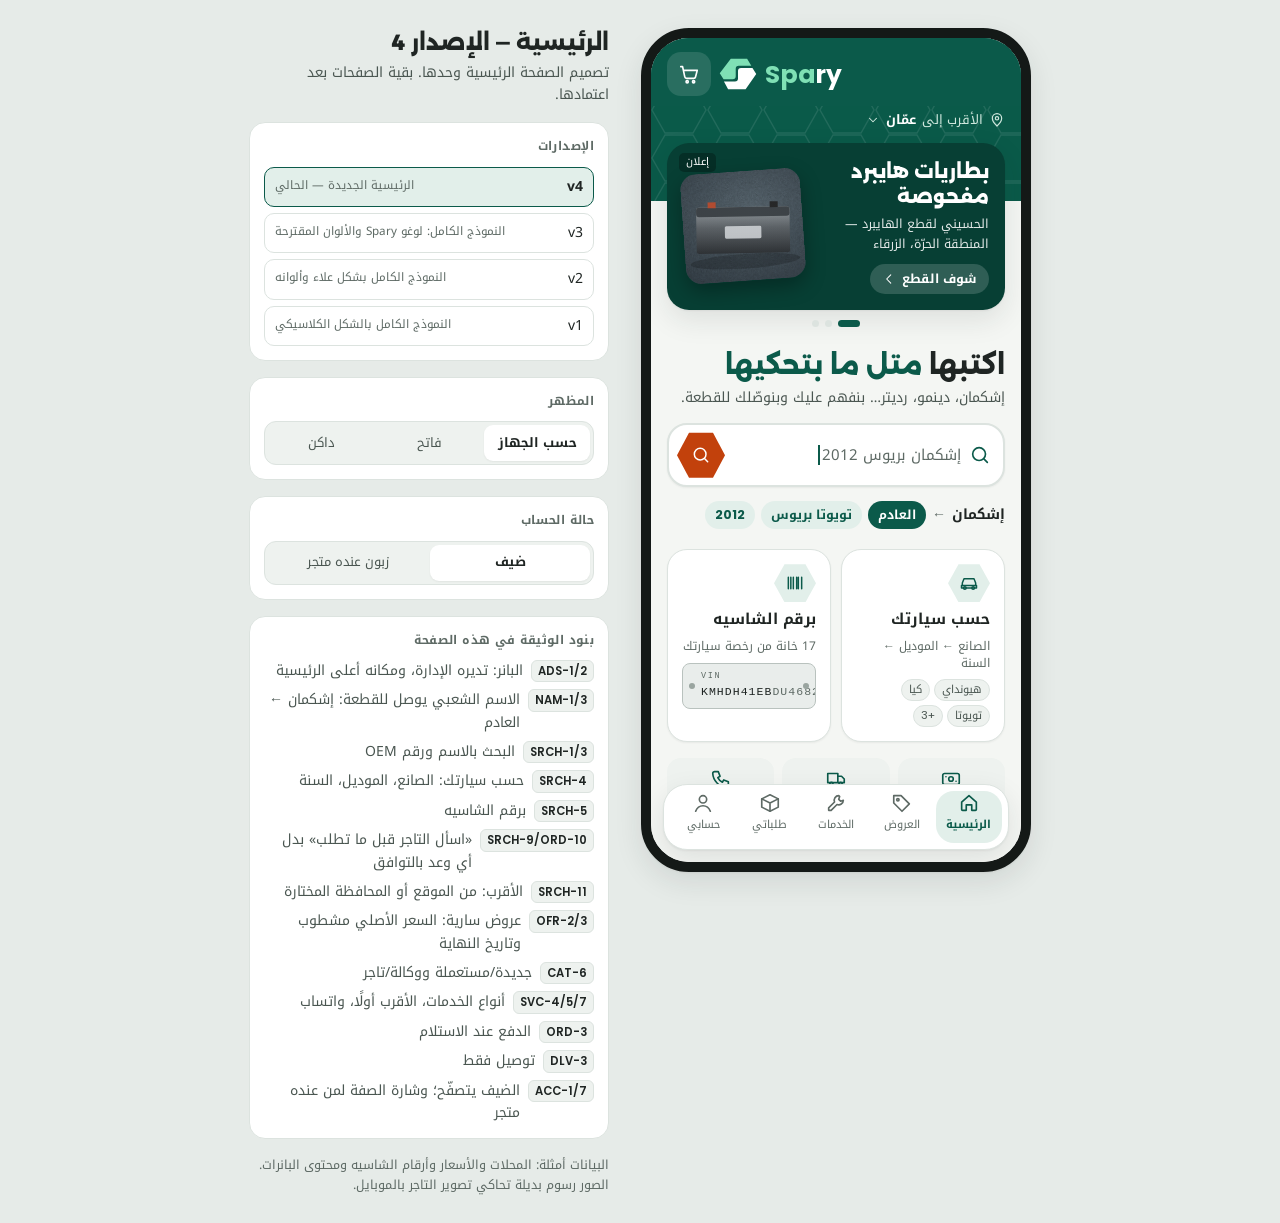
<file: versions/v4-home.html>
<!doctype html>
<html lang="ar" dir="rtl">
<head>
<meta charset="utf-8">
<meta name="viewport" content="width=device-width, initial-scale=1, viewport-fit=cover">
<title>تطبيق زبون سوق القطع</title>
<meta name="claude:viewport-fit-sides" content="cover">
<link rel="preconnect" href="https://fonts.googleapis.com">
<link rel="preconnect" href="https://fonts.gstatic.com" crossorigin>
<link rel="stylesheet" href="https://fonts.googleapis.com/css2?family=Alexandria:wght@600;800&family=Noto+Kufi+Arabic:wght@400;500;700&family=Poppins:wght@600;700&display=swap">
<style>
/* Layout: phone home page. A green "workshop band" carries the logo, made of the logo's hex-nut, with the ad banner hanging off its edge;
   the hero is a search that translates Jordanian street names into official part names. Panel beside it: versions, controls, SRS clauses. */
:root{
  --ground:#E6EBE8; --bg:#F4F6F3; --surface:#FFFFFF; --surface-2:#EEF2EF; --line:#DCE3DF;
  --ink:#1F2523; --ink-2:#4A5651; --ink-3:#5E6A65;
  --brand:#0B5A4A; --brand-deep:#073F34; --brand-soft:#E2EFEA; --mint:#7FE0B5;
  --band:#0B5A4A; --band-ink:#FFFFFF; --band-ink-2:#CFE7DD; --hex:rgba(255,255,255,.07);
  --accent:#C2410C; --accent-hover:#A8380A; --accent-ink:#FFFFFF; --accent-soft:#FDEBDF;
  --plate:#E9EDEB; --plate-line:#B9C2BE; --rivet:#9AA5A0;
  --slide-1:#073F34; --slide-2:#1F2523; --slide-3:#7A2E0C; --on-slide:#FFFFFF;
  --on-brand:#FFFFFF; --ok:#1D7348; --scrim:rgba(20,26,24,.5);
  --shadow:0 1px 2px rgba(31,37,35,.06),0 10px 28px rgba(31,37,35,.10); --shadow-xs:0 1px 2px rgba(31,37,35,.06);
  --f-display:"Alexandria","Noto Kufi Arabic",Tahoma,sans-serif;
  --f-body:"Noto Kufi Arabic",Tahoma,sans-serif;
  --f-num:"Poppins","Segoe UI",sans-serif;
}
@media (prefers-color-scheme: dark){:root:not([data-theme="light"]){
  --ground:#0B110F; --bg:#111917; --surface:#18221F; --surface-2:#1F2B28; --line:#2B3834;
  --ink:#E8ECEA; --ink-2:#BCC6C2; --ink-3:#9AA6A1;
  --brand:#3FB58C; --brand-deep:#0B4A3D; --brand-soft:#15342C; --mint:#7FE0B5;
  --band:#0B4A3D; --band-ink:#FFFFFF; --band-ink-2:#BFDDD1; --hex:rgba(255,255,255,.06);
  --accent:#F0793B; --accent-hover:#F59563; --accent-ink:#1B0D05; --accent-soft:#3A2216;
  --plate:#26322F; --plate-line:#3B4A45; --rivet:#5C6B66;
  --slide-1:#0B4A3D; --slide-2:#26302D; --slide-3:#8A3A12; --on-slide:#FFFFFF;
  --on-brand:#062018; --ok:#5CC48C; --scrim:rgba(0,0,0,.62);
  --shadow:0 1px 2px rgba(0,0,0,.35),0 10px 28px rgba(0,0,0,.35); --shadow-xs:0 1px 2px rgba(0,0,0,.3); color-scheme:dark}}
:root[data-theme="dark"]{
  --ground:#0B110F; --bg:#111917; --surface:#18221F; --surface-2:#1F2B28; --line:#2B3834;
  --ink:#E8ECEA; --ink-2:#BCC6C2; --ink-3:#9AA6A1;
  --brand:#3FB58C; --brand-deep:#0B4A3D; --brand-soft:#15342C; --mint:#7FE0B5;
  --band:#0B4A3D; --band-ink:#FFFFFF; --band-ink-2:#BFDDD1; --hex:rgba(255,255,255,.06);
  --accent:#F0793B; --accent-hover:#F59563; --accent-ink:#1B0D05; --accent-soft:#3A2216;
  --plate:#26322F; --plate-line:#3B4A45; --rivet:#5C6B66;
  --slide-1:#0B4A3D; --slide-2:#26302D; --slide-3:#8A3A12; --on-slide:#FFFFFF;
  --on-brand:#062018; --ok:#5CC48C; --scrim:rgba(0,0,0,.62);
  --shadow:0 1px 2px rgba(0,0,0,.35),0 10px 28px rgba(0,0,0,.35); --shadow-xs:0 1px 2px rgba(0,0,0,.3); color-scheme:dark}

*{box-sizing:border-box}
body{background:var(--ground);color:var(--ink);font-family:var(--f-body);font-size:14px;line-height:1.6;
  padding-left:max(16px,env(safe-area-inset-left,0px));padding-right:max(16px,env(safe-area-inset-right,0px));padding-block:20px}
button,input,select{font:inherit;color:inherit}
button{cursor:pointer}
:focus-visible{outline:2px solid var(--brand);outline-offset:2px}
.num{font-family:var(--f-num);font-variant-numeric:tabular-nums}
.ltr{direction:ltr;unicode-bidi:isolate}

/* stage + panel */
.stage{display:grid;grid-template-columns:auto minmax(280px,360px);gap:32px;justify-content:center;align-items:start;max-width:1100px;margin:0 auto}
.device{width:390px;max-width:100%;height:844px;border:10px solid #141917;border-radius:48px;overflow:hidden;position:relative;background:var(--bg);box-shadow:var(--shadow)}
@media (max-width:860px){.stage{grid-template-columns:minmax(0,1fr);justify-items:center}.panel{width:100%;max-width:430px}}
@media (max-width:480px){.device{border:0;border-radius:20px;width:100%;height:calc(100dvh - 40px);min-height:600px}}
.panel{display:flex;flex-direction:column;gap:16px;min-width:0}
.panel h1{font-family:var(--f-display);font-size:22px;font-weight:800;margin:0;line-height:1.35;text-wrap:balance}
.panel p{margin:0}
.pbox{background:var(--surface);border:1px solid var(--line);border-radius:16px;padding:14px;display:flex;flex-direction:column;gap:10px;min-width:0}
.pbox h2{font-size:12px;letter-spacing:.03em;color:var(--ink-3);margin:0;font-weight:700}
.vers{display:flex;flex-direction:column;gap:6px;margin:0;padding:0;list-style:none}
.vers a,.vers span{display:flex;justify-content:space-between;gap:8px;padding:8px 10px;border-radius:10px;border:1px solid var(--line);color:var(--ink);text-decoration:none}
.vers a:hover{border-color:var(--brand)}
.vers .cur{background:var(--brand-soft);border-color:var(--brand);font-weight:700}
.vers small{color:var(--ink-3);font-weight:400}
.seg{display:flex;background:var(--surface-2);border:1px solid var(--line);border-radius:12px;padding:3px;gap:2px}
.seg button{flex:1;border:0;background:transparent;border-radius:9px;min-height:36px;font-size:13px;color:var(--ink-2)}
.seg button[aria-pressed=true]{background:var(--surface);color:var(--ink);font-weight:700;box-shadow:var(--shadow-xs)}
.refs{display:flex;flex-direction:column;gap:7px;margin:0;padding:0;list-style:none}
.refs li{display:grid;grid-template-columns:auto 1fr;gap:8px;align-items:baseline}
.refs code{font-family:var(--f-num);font-size:11.5px;font-weight:600;background:var(--surface-2);border:1px solid var(--line);border-radius:6px;padding:1px 6px;direction:ltr;white-space:nowrap}
.refs span{color:var(--ink-2);min-width:0}
.pnote{font-size:12.5px;color:var(--ink-3)}

/* app */
.app{height:100%;position:relative;background:var(--bg);display:flex;flex-direction:column}
.scroll{flex:1;overflow-y:auto;overscroll-behavior:contain;min-height:0;padding-bottom:104px;scrollbar-width:none}
.scroll::-webkit-scrollbar{display:none}

/* the band */
.band{background-color:var(--band);color:var(--band-ink);padding:0 16px 70px;position:relative;
  background-image:url("data:image/svg+xml,%3Csvg xmlns='http://www.w3.org/2000/svg' width='56' height='48' viewBox='0 0 56 48'%3E%3Cpath d='M14 1h28l13 23-13 23H14L1 24z' fill='none' stroke='white' stroke-width='1.4'/%3E%3C/svg%3E");
  background-size:56px 48px;background-blend-mode:normal}
.band::after{content:"";position:absolute;inset:0;background:var(--band);opacity:.9;pointer-events:none}
.band > *{position:relative;z-index:1}
.hdr{position:sticky;top:0;z-index:5;display:flex;align-items:center;gap:8px;padding:14px 16px 10px;margin:0 -16px;background:var(--band)}
.logo{display:flex;align-items:center;gap:8px;direction:ltr;flex:1}
.logo .wm{font-family:var(--f-num);font-weight:700;font-size:25px;letter-spacing:-.01em;color:var(--mint);line-height:1}
.logo .wm b{color:var(--band-ink);font-weight:700}
.ibtn{width:44px;height:44px;border-radius:14px;border:0;background:rgba(255,255,255,.12);color:var(--band-ink);display:grid;place-items:center;position:relative;flex:none}
.ibtn:hover{background:rgba(255,255,255,.2)}
.ibtn .dot{position:absolute;top:-3px;inset-inline-end:-3px;min-width:20px;height:20px;border-radius:10px;background:var(--accent);color:var(--accent-ink);font:700 11px/20px var(--f-num);padding:0 5px;border:2px solid var(--band)}
.rolepill{display:flex;align-items:center;gap:6px;height:38px;padding:0 12px;border-radius:999px;border:1px solid rgba(255,255,255,.3);background:rgba(255,255,255,.12);color:var(--band-ink);font-weight:700;font-size:13px}
.loc{display:flex;align-items:center;gap:6px;border:0;background:none;color:var(--band-ink-2);padding:4px 0 0;font-size:13px}
.loc b{color:var(--band-ink)}

/* banner hanging off the band */
.bnr{margin:-58px 16px 0;position:relative;z-index:2}
.bnr-track{display:flex;overflow-x:auto;scroll-snap-type:x mandatory;border-radius:22px;box-shadow:var(--shadow);scrollbar-width:none}
.bnr-track::-webkit-scrollbar{display:none}
.slide{flex:0 0 100%;scroll-snap-align:start;min-height:148px;display:grid;grid-template-columns:minmax(0,1fr) 120px;gap:10px;align-items:center;padding:16px;color:var(--on-slide);position:relative;border:0;text-align:start}
.slide .st1{display:block;font-family:var(--f-display);font-weight:800;font-size:19px;line-height:1.35;margin:0 0 4px;text-wrap:balance}
.slide .st2{display:block;margin:0;font-size:12.5px;opacity:.88}
.slide .cta{display:inline-flex;align-items:center;gap:6px;margin-top:10px;font-weight:700;font-size:12.5px;background:rgba(255,255,255,.16);padding:5px 12px;border-radius:999px}
.slide img{width:120px;height:110px;object-fit:cover;border-radius:16px;transform:rotate(-4deg);box-shadow:0 8px 20px rgba(0,0,0,.3)}
.slide .ad{position:absolute;top:10px;inset-inline-end:12px;font-size:10.5px;background:rgba(0,0,0,.28);padding:1px 7px;border-radius:5px;z-index:1}
.dots{display:flex;justify-content:center;gap:6px;padding:10px 0 0}
.dots button{width:7px;height:7px;border-radius:4px;border:0;padding:0;background:var(--line);transition:width .25s}
.dots button[aria-current=true]{width:22px;background:var(--brand)}

/* hero search */
.sec{padding:22px 16px 0}
.hero-t{font-family:var(--f-display);font-weight:800;font-size:26px;line-height:1.3;margin:0;text-wrap:balance}
.hero-t em{font-style:normal;color:var(--brand)}
.hero-s{margin:4px 0 14px;color:var(--ink-2)}
.sbox{display:flex;align-items:center;gap:8px;background:var(--surface);border:2px solid var(--line);border-radius:20px;padding:6px 6px 6px 8px;box-shadow:var(--shadow-xs);position:relative;transition:border-color .2s}
.sbox:focus-within{border-color:var(--brand)}
.sbox > svg{flex:none;color:var(--brand);margin-inline-start:6px}
.sfield{position:relative;flex:1;min-width:0;height:44px}
.sfield input{position:absolute;inset:0;width:100%;border:0;background:transparent;outline:none;font-size:15px;color:var(--ink)}
.ghost{position:absolute;inset:0;display:flex;align-items:center;font-size:15px;color:var(--ink-3);pointer-events:none;white-space:nowrap;overflow:hidden}
.ghost i{display:inline-block;width:2px;height:20px;background:var(--brand);margin-inline-start:2px;animation:blink 1s steps(1) infinite}
@keyframes blink{50%{opacity:0}}
.sgo{width:48px;height:48px;flex:none;border:0;background:var(--accent);color:var(--accent-ink);display:grid;place-items:center;clip-path:polygon(25% 3%,75% 3%,100% 50%,75% 97%,25% 97%,0 50%)}
.sgo:hover{background:var(--accent-hover)}
.xl8{display:flex;flex-wrap:wrap;align-items:center;gap:6px;min-height:36px;margin-top:10px}
.xl8 .said{font-weight:700;color:var(--ink)}
.xl8 .arr{color:var(--ink-3)}
.pill{display:inline-flex;align-items:center;gap:4px;height:28px;padding:0 10px;border-radius:999px;font-size:12.5px;font-weight:700;white-space:nowrap}
.pill.part{background:var(--brand);color:var(--on-brand)}
.pill.car{background:var(--brand-soft);color:var(--brand)}
.pill.oem{background:var(--surface-2);color:var(--ink);border:1px solid var(--line);font-family:var(--f-num)}
.xl8 .lbl{font-size:12px;color:var(--ink-3)}
@media (prefers-reduced-motion:no-preference){.xl8 > *{animation:pop .35s ease-out both}.xl8 > *:nth-child(2){animation-delay:.06s}.xl8 > *:nth-child(3){animation-delay:.12s}.xl8 > *:nth-child(4){animation-delay:.18s}.xl8 > *:nth-child(5){animation-delay:.24s}
  @keyframes pop{from{opacity:0;transform:translateY(6px) scale(.96)}}}
.go-row{display:flex;justify-content:flex-end}
.go-row button{border:0;background:none;color:var(--brand);font-weight:700;padding:6px 0}

/* entry tiles */
.tiles{display:grid;grid-template-columns:1fr 1fr;gap:10px;padding:16px 16px 0}
.tile{display:flex;flex-direction:column;align-items:flex-start;gap:8px;padding:14px;background:var(--surface);border:1px solid var(--line);border-radius:20px;text-align:start;min-width:0;box-shadow:var(--shadow-xs)}
.tile:hover{border-color:var(--brand)}
.hexi{width:42px;height:38px;display:grid;place-items:center;background:var(--brand-soft);color:var(--brand);clip-path:polygon(25% 0,75% 0,100% 50%,75% 100%,25% 100%,0 50%)}
.tile b{font-size:15px;line-height:1.3}
.tile .sub{font-size:12px;color:var(--ink-3);line-height:1.4}
.makes{display:flex;gap:4px;flex-wrap:wrap}
.makes span{font-size:11px;padding:1px 7px;border-radius:999px;background:var(--surface-2);border:1px solid var(--line);color:var(--ink-2)}
.plate{width:100%;background:var(--plate);border:1px solid var(--plate-line);border-radius:8px;padding:6px 18px;position:relative;direction:ltr;font-family:ui-monospace,"Cascadia Mono",Consolas,monospace;font-size:11.5px;letter-spacing:.09em;color:var(--ink);white-space:nowrap;overflow:hidden}
.plate::before,.plate::after{content:"";position:absolute;top:50%;width:6px;height:6px;margin-top:-3px;border-radius:50%;background:var(--rivet)}
.plate::before{left:6px}.plate::after{right:6px}
.plate small{display:block;font-size:8.5px;letter-spacing:.2em;color:var(--ink-3)}
.plate .rest{color:var(--ink-3)}

/* trust strip */
.trust{display:grid;grid-template-columns:repeat(3,minmax(0,1fr));gap:8px;padding:16px 16px 0}
.trust div{display:flex;flex-direction:column;align-items:center;text-align:center;gap:4px;font-size:11.5px;font-weight:700;color:var(--ink-2);padding:10px 4px;border-radius:14px;background:var(--surface-2)}
.trust svg{color:var(--brand)}

/* section heads */
.sh{display:flex;align-items:baseline;justify-content:space-between;gap:8px;padding:26px 16px 10px}
.sh h2{font-family:var(--f-display);font-weight:800;font-size:19px;margin:0;display:flex;align-items:center;gap:8px}
.sh h2::before{content:"";width:10px;height:9px;background:var(--brand);clip-path:polygon(25% 0,75% 0,100% 50%,75% 100%,25% 100%,0 50%);flex:none}
.sh button{border:0;background:none;color:var(--brand);font-weight:700;font-size:13px;padding:6px 0}
.rail{display:flex;gap:12px;overflow-x:auto;padding:0 16px 6px;scroll-snap-type:x proximity;scrollbar-width:none}
.rail::-webkit-scrollbar{display:none}

/* offer card with a hanging price tag */
.oc{flex:0 0 178px;scroll-snap-align:start;display:flex;flex-direction:column;gap:8px;padding:8px;background:var(--surface);border:1px solid var(--line);border-radius:20px;box-shadow:var(--shadow-xs);min-width:0}
.oc-open{display:flex;flex-direction:column;gap:5px;border:0;background:none;padding:0;text-align:start;min-width:0}
.oc-img{position:relative;border-radius:14px;overflow:hidden;aspect-ratio:1;background:var(--surface-2)}
.oc-img img{width:100%;height:100%;object-fit:cover;display:block}
.tag{position:absolute;top:10px;inset-inline-start:-2px;background:var(--accent);color:var(--accent-ink);font:700 13px/1 var(--f-num);padding:7px 16px 7px 10px;
  clip-path:polygon(0 0,100% 0,calc(100% - 9px) 50%,100% 100%,0 100%)}
[dir=rtl] .tag{clip-path:polygon(0 0,100% 0,100% 100%,0 100%,9px 50%);padding:7px 10px 7px 16px}
.pills{display:flex;gap:4px;flex-wrap:wrap}
.pills span{font-size:10.5px;font-weight:700;padding:1px 7px;border-radius:999px;background:var(--surface-2);color:var(--ink-2)}
.pills .new{background:var(--brand-soft);color:var(--brand)}
.oc .t{font-weight:700;font-size:13.5px;line-height:1.45;display:-webkit-box;-webkit-line-clamp:2;-webkit-box-orient:vertical;overflow:hidden}
.oc .fit{font-size:11.5px;color:var(--ink-3);white-space:nowrap;overflow:hidden;text-overflow:ellipsis}
.pr{display:flex;align-items:baseline;gap:6px;flex-wrap:wrap}
.pr b{font:700 18px/1 var(--f-num);color:var(--ink)}
.pr small{font-size:11px;color:var(--ink-3)}
.pr s{font:500 12px var(--f-num);color:var(--ink-3)}
.ends{font-size:11.5px;color:var(--accent);font-weight:700;display:flex;align-items:center;gap:4px}
.seller{font-size:11.5px;color:var(--ink-2);display:flex;align-items:center;gap:4px;min-width:0;white-space:nowrap;overflow:hidden;text-overflow:ellipsis}
.seller .st{color:#D99A00;display:inline-flex}
.add{min-height:40px;border-radius:14px;border:0;background:var(--accent);color:var(--accent-ink);font-weight:700;font-size:13px;display:flex;align-items:center;justify-content:center;gap:6px}
.add:hover{background:var(--accent-hover)}
.add.in{background:var(--brand-soft);color:var(--brand)}

/* services */
.types{display:flex;gap:10px;overflow-x:auto;padding:0 16px 4px;scrollbar-width:none}
.types::-webkit-scrollbar{display:none}
.type{flex:none;width:72px;display:flex;flex-direction:column;align-items:center;gap:6px;border:0;background:none;padding:0;font-size:11.5px;color:var(--ink-2);text-align:center;line-height:1.3}
.type span:first-child{width:56px;height:52px;display:grid;place-items:center;background:var(--surface);border:1px solid var(--line);color:var(--brand);clip-path:polygon(25% 0,75% 0,100% 50%,75% 100%,25% 100%,0 50%)}
.svcs{display:flex;flex-direction:column;gap:10px;padding:12px 16px 0}
.sc{display:grid;grid-template-columns:60px minmax(0,1fr) auto;gap:12px;align-items:center;padding:10px;background:var(--surface);border:1px solid var(--line);border-radius:20px;box-shadow:var(--shadow-xs)}
.sc img{width:60px;height:60px;border-radius:14px;object-fit:cover;display:block}
.sc b{display:block;font-size:14px}
.sc .m{font-size:12px;color:var(--ink-3)}
.wa{min-height:40px;padding:0 12px;border-radius:14px;border:0;background:var(--brand);color:var(--on-brand);font-weight:700;font-size:12.5px;display:flex;align-items:center;gap:6px}

/* floating bottom nav */
.nav{position:absolute;inset-inline:12px;bottom:12px;display:grid;grid-template-columns:repeat(5,1fr);background:var(--surface);border:1px solid var(--line);border-radius:24px;padding:6px;box-shadow:var(--shadow);z-index:10}
.nav button{border:0;background:none;display:flex;flex-direction:column;align-items:center;gap:2px;min-height:52px;font-size:11px;color:var(--ink-3);border-radius:18px}
.nav button[aria-current=page]{color:var(--brand);font-weight:700;background:var(--brand-soft)}

.toast{position:absolute;inset-inline:16px;bottom:96px;background:var(--ink);color:var(--bg);padding:12px 14px;border-radius:14px;font-size:13.5px;z-index:20;box-shadow:var(--shadow)}
.sr{position:absolute;width:1px;height:1px;overflow:hidden;clip:rect(0 0 0 0)}
</style>
</head>
<body>
<div class="stage">
  <div class="device"><div class="app" id="app" dir="rtl" lang="ar"></div></div>
  <aside class="panel" id="panel" aria-label="لوحة المعاينة"></aside>
</div>
<script>
/* ---------- icons (stroke, currentColor) ---------- */
const P = {
  search:'<circle cx="11" cy="11" r="7"/><path d="m20 20-3.5-3.5"/>',
  cart:'<path d="M3 4h2l2.4 11.2a2 2 0 0 0 2 1.6h7.7a2 2 0 0 0 2-1.5L21 8H6"/><circle cx="10" cy="20.5" r="1.2"/><circle cx="17" cy="20.5" r="1.2"/>',
  back:'<path d="M9 5l7 7-7 7"/>', chev:'<path d="M15 5l-7 7 7 7"/>', down:'<path d="m6 9 6 6 6-6"/>',
  home:'<path d="M4 11 12 4l8 7v8a1 1 0 0 1-1 1h-4v-6h-6v6H5a1 1 0 0 1-1-1z"/>',
  tag:'<path d="M3 12V4h8l9 9-8 8z"/><circle cx="7.5" cy="8.5" r="1.3"/>',
  wrench:'<path d="M15 4a5 5 0 0 0-4.6 6.9L4 17.3V20h2.7l6.4-6.4A5 5 0 0 0 20 9l-3 1-2-2 1-3z"/>',
  box:'<path d="M3 7.5 12 3l9 4.5v9L12 21l-9-4.5z"/><path d="M3 7.5 12 12l9-4.5M12 12v9"/>',
  user:'<circle cx="12" cy="8" r="4"/><path d="M4 21c1.5-4 4.5-6 8-6s6.5 2 8 6"/>',
  star:'<path fill="currentColor" stroke="none" d="M12 3.5l2.6 5.3 5.9.9-4.3 4.1 1 5.8L12 16.9l-5.2 2.7 1-5.8-4.3-4.1 5.9-.9z"/>',
  phone:'<path d="M5 4h4l2 5-2.5 1.5a11 11 0 0 0 5 5L15 13l5 2v4a2 2 0 0 1-2 2A16 16 0 0 1 3 6a2 2 0 0 1 2-2"/>',
  truck:'<path d="M3 6h11v10H3zM14 9h4l3 3v4h-7"/><circle cx="7" cy="17.5" r="1.8"/><circle cx="17" cy="17.5" r="1.8"/>',
  filter:'<path d="M4 6h16M7 12h10M10 18h4"/>', sort:'<path d="M7 4v16M4 7l3-3 3 3M17 20V4M14 17l3 3 3-3"/>',
  check:'<path d="m5 12 5 5 9-10"/>', x:'<path d="M6 6l12 12M18 6 6 18"/>', upload:'<path d="M12 16V4M7 9l5-5 5 5M4 20h16"/>',
  chat:'<path d="M4 20l1.3-4A8 8 0 1 1 8 19z"/><path d="M9 10.5c.5 2 2 3.5 4.5 4.5"/>',
  pin:'<path d="M12 21s-7-6.2-7-11.5a7 7 0 0 1 14 0C19 14.8 12 21 12 21z"/><circle cx="12" cy="9.5" r="2.5"/>',
  alert:'<path d="M12 3 2 20h20z"/><path d="M12 10v4M12 17h.01"/>', info:'<circle cx="12" cy="12" r="9"/><path d="M12 11v5M12 8h.01"/>',
  store:'<path d="M4 9l1.5-5h13L20 9M4 9v11h16V9M4 9h16M9 20v-6h6v6"/>', clock:'<circle cx="12" cy="12" r="9"/><path d="M12 7v5l3 2"/>',
  globe:'<circle cx="12" cy="12" r="9"/><path d="M3 12h18M12 3c3 3.5 3 14.5 0 18M12 3c-3 3.5-3 14.5 0 18"/>',
  help:'<circle cx="12" cy="12" r="9"/><path d="M9.5 9.5a2.5 2.5 0 1 1 3.5 2.3c-.7.3-1 .9-1 1.7M12 17h.01"/>',
  car:'<path d="M4 15v-3l2-5h12l2 5v3"/><path d="M3 15h18v3H3z"/><circle cx="7" cy="18" r="1.6"/><circle cx="17" cy="18" r="1.6"/>',
  vin:'<path d="M4 5v14M7 5v14M10 5v14M14 5v14M16 5v14M20 5v14"/>', swap:'<path d="M7 4 3 8l4 4M3 8h14M17 20l4-4-4-4M21 16H7"/>',
  shield:'<path d="M12 3 4 6v6c0 5 3.5 8 8 9 4.5-1 8-4 8-9V6z"/>', logout:'<path d="M14 4h5v16h-5M10 8l-4 4 4 4M6 12h10"/>',
  trash:'<path d="M4 7h16M9 7V4h6v3M6 7l1 13h10l1-13"/>', ret:'<path d="M9 14 4 9l5-5"/><path d="M4 9h10a6 6 0 0 1 0 12h-3"/>',
  doc:'<path d="M6 3h8l4 4v14H6z"/><path d="M14 3v4h4"/>', heavy:'<path d="M8 8a4 4 0 1 1 8 0M5 9h14l2 12H3z"/>',
  plus:'<path d="M12 5v14M5 12h14"/>', supply:'<path d="M3 7h13v10H3zM16 10h3l2 3v4h-5"/><path d="M7 11h5"/>',
};
const ic = (n, s=22, extra='') => `<svg width="${s}" height="${s}" viewBox="0 0 24 24" fill="none" stroke="currentColor" stroke-width="1.8" stroke-linecap="round" stroke-linejoin="round" aria-hidden="true" ${extra}>${P[n]||''}</svg>`;

/* ---------- photo-like placeholders: phone shots of real parts on a bench ---------- */
const BG = { concrete:['#9A9B96','#62645F'], wood:['#A47C52','#5E4429'], card:['#CDB287','#95784D'], shop:['#61707A','#36414A'], tile:['#DAD8D1','#A9A69E'], night:['#3B4650','#1C232A'] };
const SH = {
  pads:'<path d="M105 105q95-42 190 0v52q-95-30-190 0z" fill="url(#m)"/><path d="M118 168q82-34 164 0v44q-82-24-164 0z" fill="#2b2b2b"/><path d="M105 157q95-30 190 0" stroke="#c9ccce" stroke-width="3" fill="none"/>',
  exhaust:'<rect x="40" y="146" width="96" height="18" rx="9" fill="url(#m)"/><rect x="118" y="112" width="176" height="86" rx="43" fill="url(#m)"/><rect x="286" y="140" width="84" height="16" rx="8" fill="#5b5f62"/><path d="M140 125h130" stroke="#d6d9db" stroke-width="3" opacity=".6"/>',
  headlight:'<path d="M80 112q130-46 242 8l-22 92q-116 22-208-10z" fill="#1d2226"/><circle cx="165" cy="160" r="36" fill="#dfe7ec" opacity=".85"/><circle cx="250" cy="156" r="27" fill="#cfd8de" opacity=".8"/><path d="M95 205q100 18 200 0" stroke="#e58b2a" stroke-width="7"/>',
  alt:'<circle cx="208" cy="152" r="82" fill="url(#m)"/><circle cx="208" cy="152" r="46" fill="#3e4245"/><path d="M168 152h80M208 112v80M180 124l56 56M236 124l-56 56" stroke="#7d8286" stroke-width="5"/><circle cx="110" cy="152" r="22" fill="#2a2d30"/>',
  radiator:'<rect x="66" y="78" width="268" height="152" rx="6" fill="#2d3134"/><g stroke="#8a9095" stroke-width="2">' + Array.from({length:30},(_,i)=>`<path d="M${76+i*8.5} 86v136"/>`).join('') + '</g><rect x="60" y="70" width="18" height="168" rx="4" fill="#575c60"/><rect x="322" y="70" width="18" height="168" rx="4" fill="#575c60"/>',
  bumper:'<path d="M36 138q164-64 328 0v54q-164 42-328 0z" fill="#26292b"/><path d="M110 176h180" stroke="#4a4e51" stroke-width="10" stroke-linecap="round"/>',
  hybatt:'<rect x="72" y="98" width="256" height="126" rx="8" fill="url(#m)"/><rect x="72" y="98" width="256" height="26" rx="8" fill="#3b4044"/><rect x="104" y="84" width="22" height="16" fill="#b94a2c"/><rect x="274" y="84" width="22" height="16" fill="#222"/><rect x="150" y="150" width="100" height="34" rx="4" fill="#e6e9eb" opacity=".8"/>',
  mirror:'<path d="M120 90h170q30 0 30 30v72q0 30-30 30H152q-42 0-52-42z" fill="#1f2326"/><path d="M134 104h150q20 0 20 20v62q0 20-20 20H160q-30 0-38-32z" fill="#a9bac4" opacity=".8"/>',
  filter:'<rect x="150" y="82" width="100" height="150" rx="14" fill="#0f4b8a"/><g stroke="#2c6db0" stroke-width="4">' + Array.from({length:9},(_,i)=>`<path d="M${158+i*10.5} 96v122"/>`).join('') + '</g><rect x="146" y="74" width="108" height="22" rx="8" fill="#55595c"/>',
  shock:'<rect x="186" y="34" width="28" height="228" rx="12" fill="url(#m)"/><path d="M168 70l64 16-64 16 64 16-64 16 64 16-64 16 64 16" stroke="#c0392b" stroke-width="7" fill="none" stroke-linejoin="round"/>',
  compressor:'<rect x="112" y="108" width="190" height="104" rx="42" fill="url(#m)"/><circle cx="108" cy="160" r="40" fill="#2d3033"/><circle cx="108" cy="160" r="14" fill="#7a7f83"/>',
  store:'<rect x="0" y="0" width="400" height="300" fill="#2b3238" opacity=".35"/><g>' + Array.from({length:4},(_,r)=>`<rect x="20" y="${30+r*66}" width="360" height="6" fill="#d8d2c4"/>` + Array.from({length:7},(_,c)=>`<rect x="${28+c*51}" y="${6+r*66}" width="42" height="${18+((r*7+c)%3)*4}" fill="${['#c96b2c','#2f5d8a','#d9b44a','#6c7a84','#a23b2a'][(r+c)%5]}" opacity=".9"/>`).join('')).join('') + '</g>',
};
const _img = {};
function img(kind, bg='concrete', seed=1){
  const k = kind+bg+seed; if (_img[k]) return _img[k];
  const [a,b] = BG[bg]||BG.concrete, rot = ((seed*37)%13)-6;
  const shape = SH[kind] ? `<g transform="rotate(${rot} 200 150)">${SH[kind]}</g>` :
    `<g transform="translate(130,80) scale(5.8)" fill="none" stroke="#fff" stroke-width="1.5" stroke-linecap="round" stroke-linejoin="round" opacity=".92">${P[kind]||P.wrench}</g>`;
  const svg = `<svg xmlns="http://www.w3.org/2000/svg" viewBox="0 0 400 300"><defs><radialGradient id="g" cx="${40+seed*7%30}%" cy="35%" r="85%"><stop offset="0" stop-color="${a}"/><stop offset="1" stop-color="${b}"/></radialGradient><linearGradient id="m" x1="0" y1="0" x2="0" y2="1"><stop offset="0" stop-color="#9aa0a4"/><stop offset=".45" stop-color="#5c6165"/><stop offset="1" stop-color="#2c2f32"/></linearGradient><filter id="n"><feTurbulence type="fractalNoise" baseFrequency=".85" numOctaves="2" seed="${seed}"/><feColorMatrix values="0 0 0 0 0 0 0 0 0 0 0 0 0 0 0 0 0 0 .32 0"/></filter></defs><rect width="400" height="300" fill="url(#g)"/><rect width="400" height="300" filter="url(#n)"/><ellipse cx="200" cy="246" rx="150" ry="20" fill="#000" opacity=".22"/>${shape}<rect width="400" height="300" fill="url(#g)" opacity=".08"/></svg>`;
  return _img[k] = 'data:image/svg+xml;charset=utf-8,' + encodeURIComponent(svg);
}

/* ---------- reference data (examples for the prototype) ---------- */
const GOVS = ['عمّان','الزرقاء','إربد','البلقاء','مادبا','الكرك','المفرق','جرش','عجلون','الطفيلة','معان','العقبة'];
const NAMES = [
  {id:'pads_f', name:'فحمات الفرامل الأمامية', alt:['فحمات بريك','تيل فرامل','بريك قدام','فحمات'], img:'pads'},
  {id:'pads_r', name:'فحمات الفرامل الخلفية', alt:['فحمات بريك خلفي','تيل فرامل خلفي','فحمات'], img:'pads'},
  {id:'exhaust', name:'العادم', alt:['إشكمان','اشكمان','شكمان','اكزوز'], img:'exhaust'},
  {id:'alt', name:'مولّد الكهرباء', alt:['دينمو','دينامو'], img:'alt'},
  {id:'shock', name:'ممتصّ الصدمات الأمامي', alt:['مساعد','مساعدات','مساعد قدام'], img:'shock'},
  {id:'radiator', name:'مشعّ التبريد', alt:['رديتر','راديتر'], img:'radiator'},
  {id:'headlight', name:'المصباح الأمامي', alt:['ضو','ضو قدام','فانوس','ضوء أمامي'], img:'headlight'},
  {id:'bumper', name:'الصدّام الأمامي', alt:['دعامية','صدام'], img:'bumper'},
  {id:'hybatt', name:'بطارية الهايبرد', alt:['بطارية هايبرد','هايبرد'], img:'hybatt'},
  {id:'mirror', name:'المرآة الجانبية', alt:['مراية','مرايه'], img:'mirror'},
  {id:'filter', name:'فلتر الزيت', alt:['فلتر زيت'], img:'filter'},
  {id:'compressor', name:'ضاغط المكيّف', alt:['كمبروسر','كمبريسور'], img:'compressor'},
];
const MAKES = [
  {id:'hyundai', name:'هيونداي', models:[{id:'avante',name:'أفانتي',alt:['افانتي','النترا','إلنترا','avante','elantra']},{id:'sonata',name:'سوناتا',alt:['sonata','سوناتا هايبرد']},{id:'tucson',name:'توسان',alt:['tucson']}]},
  {id:'kia', name:'كيا', models:[{id:'cerato',name:'سيراتو',alt:['cerato','k3']},{id:'optima',name:'أوبتيما',alt:['اوبتيما','optima','k5']},{id:'rio',name:'ريو',alt:['rio']}]},
  {id:'toyota', name:'تويوتا', models:[{id:'prius',name:'بريوس',alt:['prius','بريس']},{id:'corolla',name:'كورولا',alt:['corolla','كرولا']},{id:'camry',name:'كامري',alt:['camry']}]},
  {id:'ford', name:'فورد', models:[{id:'fusion',name:'فيوجن',alt:['fusion']}]},
  {id:'mitsubishi', name:'ميتسوبيشي', models:[{id:'lancer',name:'لانسر',alt:['lancer']}]},
  {id:'nissan', name:'نيسان', models:[{id:'sunny',name:'صني',alt:['sunny']}]},
];
const TR = {
  nash:{name:'مركز النشامى لقطع الكوري', area:'عمّان — رأس العين', gov:'عمّان', rating:4.6, count:128, phone:'079 000 1184', free:100, km:3.2},
  saleem:{name:'قطع غيار أبو سليم', area:'عمّان — ماركا', gov:'عمّان', rating:4.8, count:212, phone:'078 000 2290', free:150, km:7.5},
  husseini:{name:'الحسيني لقطع الهايبرد', area:'الزرقاء — المنطقة الحرّة', gov:'الزرقاء', rating:4.3, count:76, phone:'077 000 3352', free:null, km:18.4},
  amana:{name:'الأمانة للقطع اليابانية', area:'سحاب — المدينة الصناعية', gov:'عمّان', rating:4.5, count:91, phone:'079 000 4417', free:120, km:13.9},
  shamal:{name:'مستودع الشمال للمستعمل', area:'إربد — شارع الثلاثين', gov:'إربد', rating:4.1, count:39, phone:'078 000 5536', free:null, km:71},
};
const W_NONE = 'بلا كفالة';
const L = [
  {id:1, n:'pads_f', g:'pads-avante', tr:'nash', cond:'new', auth:'agency', origin:'كوريا', brand:'Hyundai Mobis', oem:'58101-3XA30', mk:'hyundai', md:'avante', cars:'هيونداي أفانتي 2011–2015', price:22, war:'6 أشهر', feat:true, bg:'tile', days:9, desc:'فحمات أمامية أصلية من الوكالة، علبة مغلقة. تركب على أفانتي MD بمحرّك 1.6 و1.8.'},
  {id:2, n:'pads_f', g:'pads-avante', tr:'saleem', cond:'new', auth:'trader', origin:'كوريا', brand:'Sangsin', oem:'58101-3XA30', mk:'hyundai', md:'avante', cars:'هيونداي أفانتي 2011–2015', price:13.5, offer:{price:11, ends:'31 تشرين الأول', pct:19, days:2}, war:'3 أشهر', bg:'wood', days:4, desc:'فحمات تجارية كورية، بديل مطابق لرقم الوكالة.'},
  {id:3, n:'pads_f', g:'pads-avante', tr:'amana', cond:'new', auth:'trader', origin:'الصين', brand:'Hi-Q', oem:'58101-3XA30', mk:'hyundai', md:'avante', cars:'هيونداي أفانتي 2011–2015', price:12, war:'شهر', bg:'card', days:12, desc:'بديل اقتصادي مطابق لرقم الوكالة.'},
  {id:4, n:'pads_f', g:'pads-prius', tr:'amana', cond:'new', auth:'agency', origin:'اليابان', brand:'Toyota', oem:'04465-47070', mk:'toyota', md:'prius', cars:'تويوتا بريوس 2010–2015', price:29, war:'6 أشهر', bg:'tile', days:20, desc:'فحمات أمامية وكالة لبريوس الجيل الثالث.'},
  {id:5, n:'exhaust', g:'exhaust-prius', tr:'husseini', cond:'used', auth:'agency', origin:'اليابان', brand:'Toyota', oem:'', mk:'toyota', md:'prius', cars:'تويوتا بريوس 2010–2015', price:35, war:W_NONE, bg:'concrete', days:6, desc:'عادم خلفي مستعمل بحالة جيدة، بلا ثقوب. الكفالة: بلا كفالة. التطابق: بريوس الجيل الثالث فقط. الصور للقطعة نفسها.'},
  {id:6, n:'hybatt', g:'hybatt-prius', tr:'husseini', cond:'used', auth:'agency', origin:'اليابان', brand:'Toyota', oem:'G9280-47031', mk:'toyota', md:'prius', cars:'تويوتا بريوس 2010–2015', price:380, war:'شهر', feat:true, special:true, bg:'shop', days:3, desc:'بطارية هايبرد مستعملة، فُحصت الخلايا كلها. الكفالة: شهر من الاستلام. التطابق: بريوس 2010–2015. الصور للبطارية نفسها.'},
  {id:7, n:'hybatt', g:'hybatt-prius', tr:'amana', cond:'used', auth:'agency', origin:'اليابان', brand:'Toyota', oem:'', mk:'toyota', md:'prius', cars:'تويوتا بريوس 2010–2015', price:360, war:'أسبوعان', special:true, bg:'concrete', days:15, desc:'بطارية هايبرد مستعملة. الكفالة: أسبوعان. التطابق: بريوس الجيل الثالث. الصور للبطارية نفسها.'},
  {id:8, n:'headlight', g:'head-cerato', tr:'shamal', cond:'used', auth:'agency', origin:'كوريا', brand:'Kia', oem:'', mk:'kia', md:'cerato', cars:'كيا سيراتو 2014–2016', price:45, war:W_NONE, bg:'wood', days:5, desc:'ضو أمامي يمين مستعمل، العدسة سليمة وفيه خدش خفيف بالحامل. الكفالة: بلا كفالة. التطابق: سيراتو K3. الصور للقطعة نفسها.'},
  {id:9, n:'headlight', g:'head-cerato', tr:'nash', cond:'new', auth:'trader', origin:'تايوان', brand:'Depo', oem:'92102-A7020', mk:'kia', md:'cerato', cars:'كيا سيراتو 2014–2016', price:68, offer:{price:59, ends:'2 تشرين الثاني', pct:13, days:1}, war:'6 أشهر', bg:'tile', days:2, desc:'ضو أمامي يمين جديد تجاري، تايواني.'},
  {id:10, n:'alt', g:'alt-sonata', tr:'saleem', cond:'used', auth:'agency', origin:'كوريا', brand:'Mando', oem:'', mk:'hyundai', md:'sonata', cars:'هيونداي سوناتا 2011–2014', price:55, war:'أسبوعان', bg:'concrete', days:8, desc:'دينمو مستعمل مفحوص على الجهاز. الكفالة: أسبوعان. التطابق: سوناتا بنزين 2.4. الصور للقطعة نفسها.'},
  {id:11, n:'radiator', g:'rad-corolla', tr:'amana', cond:'new', auth:'trader', origin:'اليابان', brand:'Koyorad', oem:'16400-0T040', mk:'toyota', md:'corolla', cars:'تويوتا كورولا 2014–2018', price:48, war:'6 أشهر', bg:'card', days:11, desc:'رديتر جديد ياباني لكورولا.'},
  {id:12, n:'bumper', g:'bumper-avante', tr:'nash', cond:'new', auth:'trader', origin:'تايوان', brand:'TYG', oem:'86511-3X000', mk:'hyundai', md:'avante', cars:'هيونداي أفانتي 2011–2013', price:39, war:W_NONE, special:true, bg:'shop', days:7, desc:'دعامية أمامية جديدة بلا دهان.'},
  {id:13, n:'shock', g:'shock-avante', tr:'saleem', cond:'new', auth:'trader', origin:'اليابان', brand:'KYB', oem:'54651-3X100', mk:'hyundai', md:'avante', cars:'هيونداي أفانتي 2011–2015', price:31, offer:{price:26.5, ends:'5 تشرين الثاني', pct:15, days:3}, war:'سنة', bg:'wood', days:3, desc:'مساعد أمامي يسار ياباني.'},
  {id:14, n:'filter', g:'filter-hy', tr:'nash', cond:'new', auth:'agency', origin:'كوريا', brand:'Hyundai Mobis', oem:'26300-35505', mk:'hyundai', md:'avante', cars:'هيونداي أفانتي، سوناتا، كيا سيراتو', price:3.5, war:W_NONE, bg:'tile', days:30, desc:'فلتر زيت وكالة.'},
  {id:15, n:'compressor', g:'comp-sonata', tr:'husseini', cond:'used', auth:'agency', origin:'كوريا', brand:'Hyundai', oem:'', mk:'hyundai', md:'sonata', cars:'هيونداي سوناتا هايبرد 2011–2015', price:140, war:'شهر', bg:'night', days:10, desc:'كمبروسر مكيف كهربائي مستعمل. الكفالة: شهر. التطابق: سوناتا هايبرد فقط. الصور للقطعة نفسها.'},
  {id:16, n:'mirror', g:'mirror-camry', tr:'shamal', cond:'used', auth:'agency', origin:'اليابان', brand:'Toyota', oem:'', mk:'toyota', md:'camry', cars:'تويوتا كامري 2012–2014', price:28, war:W_NONE, bg:'concrete', days:14, desc:'مراية يسار مستعملة، الزجاج سليم والطي الكهربائي يعمل. الكفالة: بلا كفالة. الصور للقطعة نفسها.'},
  {id:17, n:'shock', g:'shock-avante', tr:'amana', cond:'new', auth:'trader', origin:'اليابان', brand:'KYB', oem:'54651-3X100', mk:'hyundai', md:'avante', cars:'هيونداي أفانتي 2011–2015', price:29, war:'سنة', bg:'card', days:6, desc:'مساعد أمامي يسار ياباني.'},
  {id:18, n:'shock', g:'shock-avante', tr:'nash', cond:'new', auth:'trader', origin:'كوريا', brand:'Mando', oem:'54651-3X100', mk:'hyundai', md:'avante', cars:'هيونداي أفانتي 2011–2015', price:33.5, war:'6 أشهر', bg:'tile', days:9, desc:'مساعد أمامي يسار كوري.'},
];
const SVC_TYPES = ['ونش وسحب سيارات','سطحة بين المحافظات','كراج ميكانيك','كهربائي سيارات','تكييف','بنشر وإطارات وبلانص','بطاريات وتشغيل على الطريق','سمكرة ودهان','زجاج وتظليل','غسيل وتلميع','تنظيف داخلي','فحص قبل الشراء','برمجة مفاتيح','كاميرات وأنظمة صوت','تغيير زيت متنقّل','تأمين','معاملات ترخيص','تأجير سيارات','شراء سيارات حوادث','عُدد صناعية'];
const SVCS = [
  {id:1, name:'ونش أبو خليل', type:'ونش وسحب سيارات', gov:'عمّان', area:'طبربور', km:2.1, icon:'truck', bg:'night', info:'سحب داخل عمّان على مدار الساعة.', text:'نوصل خلال 30 دقيقة داخل عمّان الشرقية. السحب للكراج أو للبيت.'},
  {id:2, name:'بنشر الوحدات 24 ساعة', type:'بنشر وإطارات وبلانص', gov:'عمّان', area:'الوحدات', km:4.8, icon:'wrench', bg:'shop', info:'تبديل كوشوك، ترصيص، بلانص.', text:'مفتوح 24 ساعة. خدمة متنقّلة للبيت بأجرة إضافية.'},
  {id:3, name:'غسيل وتلميع النخبة', type:'غسيل وتلميع', gov:'عمّان', area:'خلدا', km:6.3, icon:'car', bg:'tile', info:'غسيل خارجي وداخلي وتلميع.', text:'مواعيد من 8 الصبح لـ 10 المسا.'},
  {id:4, name:'كراج المهندس للهايبرد', type:'كراج ميكانيك', gov:'الزرقاء', area:'الزرقاء الجديدة', km:15.2, icon:'wrench', bg:'concrete', info:'فحص وصيانة سيارات الهايبرد.', text:'فحص بطارية الهايبرد بالجهاز. صيانة بريوس وسوناتا وفيوجن.'},
  {id:5, name:'كهربائي أبو رامي', type:'كهربائي سيارات', gov:'مادبا', area:'وسط البلد', km:29.5, icon:'alert', bg:'wood', info:'كهرباء وكمبيوتر سيارات.', text:'فحص كمبيوتر وتصليح دينمو وسلف.'},
  {id:6, name:'سطحة الشمال', type:'سطحة بين المحافظات', gov:'إربد', area:'إربد', km:72, icon:'truck', bg:'card', info:'نقل سيارات بين المحافظات.', text:'من إربد لكل المحافظات، ومن وإلى العقبة بحجز مسبق.'},
];
const PERSONAS = {
  guest:{label:'ضيف — لم يسجّل الدخول', logged:false, caps:[]},
  customer:{label:'زبون فقط', logged:true, caps:[]},
  pending:{label:'زبون + طلب متجر قيد المراجعة', logged:true, caps:[{t:'store', st:'pending'}]},
  rejected:{label:'زبون + طلب متجر مرفوض', logged:true, caps:[{t:'store', st:'rejected'}]},
  trader:{label:'زبون + تاجر مقبول', logged:true, caps:[{t:'store', st:'active'}]},
  multi:{label:'زبون + تاجر + مورّد', logged:true, caps:[{t:'store', st:'active'},{t:'supplier', st:'active'}]},
  supplier:{label:'زبون + مورّد فقط', logged:true, caps:[{t:'supplier', st:'active'}]},
};
const ME = {name:'محمد العمري', phone:'079 000 4821', store:'قطع غيار الريّان', storeArea:'الزرقاء — الهاشمية', supplier:'مؤسسة الرواد للتوريد'};

/* ---------- home v4: helpers shared with the full prototype ---------- */
Object.assign(P, {
  bolt:'<path d="M13 3 5 14h6l-1 7 8-11h-6z"/>', battery:'<rect x="3" y="7" width="16" height="10" rx="2"/><path d="M21 10v4M7 10v4M11 10v4"/>',
  key:'<circle cx="8" cy="15" r="4"/><path d="m11 12 9-9M17 6l3 3M15 8l2 2"/>', drop:'<path d="M12 3s6 6.5 6 11a6 6 0 0 1-12 0c0-4.5 6-11 6-11z"/>',
  cash:'<rect x="3" y="6" width="18" height="12" rx="2"/><circle cx="12" cy="12" r="2.5"/><path d="M6.5 9.5h.01M17.5 14.5h.01"/>',
});
const esc = s => String(s).replace(/[&<>"']/g, c => ({'&':'&amp;','<':'&lt;','>':'&gt;','"':'&quot;',"'":'&#39;'}[c]));
const nm = id => NAMES.find(x => x.id === id);
const lp = l => l.offer ? l.offer.price : l.price;
const norm = s => String(s).toLowerCase().replace(/[ًٌٍَُِّْـ]/g, '').replace(/[أإآ]/g, 'ا').replace(/ة/g, 'ه').replace(/ى/g, 'ي').replace(/\s+/g, ' ').trim();
const makeOf = id => MAKES.find(m => m.id === id);
const modelOf = (mk, md) => makeOf(mk)?.models.find(m => m.id === md);
const carName = (mk, md) => [makeOf(mk)?.name, modelOf(mk, md)?.name].filter(Boolean).join(' ');
function parse(text){
  const t = ' ' + norm(text) + ' ', r = {text, part:null, typed:null, amb:[], mk:null, md:null, year:null, oem:null};
  let best = 0, hits = [];
  NAMES.forEach(x => [x.name, ...x.alt].forEach(al => { const n = norm(al); if (n.length >= 2 && (n.length > 3 ? t.includes(n) : t.includes(' ' + n + ' '))){ if (n.length > best){ best = n.length; hits = [[x.id, al]]; } else if (n.length === best && !hits.some(h => h[0] === x.id)) hits.push([x.id, al]); } }));
  if (hits.length === 1){ r.part = hits[0][0]; r.typed = hits[0][1]; } else if (hits.length > 1){ r.amb = hits.map(h => h[0]); r.typed = hits[0][1]; }
  MAKES.forEach(m => { if (t.includes(norm(m.name))) r.mk = m.id; m.models.forEach(md => [md.name, ...md.alt].forEach(al => { if (t.includes(' ' + norm(al) + ' ')){ r.mk = m.id; r.md = md.id; } })); });
  const y = text.match(/\b(19[89]\d|20[0-2]\d)\b/); if (y) r.year = +y[1];
  const o = text.match(/\b[A-Z0-9]{4,6}-[A-Z0-9]{3,6}\b/i); if (o) r.oem = o[0].toUpperCase();
  return r;
}

/* ---------- state ---------- */
const H = { persona:'guest', theme:'auto', cart:[], slide:0, loc:'عمّان', typing:true, toast:null };
const SOON = 'هالصفحة بتنصمّم بعد ما تعتمد الرئيسية';
let toastT;
function toast(msg){ H.toast = msg; paintToast(); clearTimeout(toastT); toastT = setTimeout(() => { H.toast = null; paintToast(); }, 2600); }
function paintToast(){ const app = document.getElementById('app'); app.querySelector('.toast')?.remove(); if (H.toast) app.insertAdjacentHTML('beforeend', `<div class="toast" role="status">${H.toast}</div>`); }

/* ---------- pieces ---------- */
const LOGO = `<span class="logo" role="img" aria-label="Spary"><svg width="38" height="32" viewBox="0 0 100 84" aria-hidden="true"><path fill="#7FE0B5" d="M2 40 L31 2 H74 L85 20 H52 Q44 20 44 28 V48 Q44 56 36 56 H12 Z"/><path fill="#FFFFFF" d="M98 42 L70 82 H24 L13 62 H42 Q50 62 50 54 V34 Q50 26 58 26 H88 Z"/></svg><span class="wm" aria-hidden="true">Spa<b>ry</b></span></span>`;
const SLIDES = [
  {cls:'--slide-1', t:'بطاريات هايبرد مفحوصة', s:'الحسيني لقطع الهايبرد — المنطقة الحرّة، الزرقاء', cta:'شوف القطع', im:img('hybatt','shop',41)},
  {cls:'--slide-2', t:'فحمات أفانتي بـ 11 دينار', s:'عرض قطع غيار أبو سليم حتى 31 تشرين الأول', cta:'شوف العرض', im:img('pads','wood',3)},
  {cls:'--slide-3', t:'ونش 24 ساعة جوّا عمّان', s:'ونش أبو خليل — طبربور', cta:'تواصل معه', im:img('truck','night',5)},
];
const TYPES = [['ونش وسحب سيارات','ونش','truck'],['بنشر وإطارات وبلانص','بنشر','wrench'],['كراج ميكانيك','كراج','wrench'],['كهربائي سيارات','كهربائي','bolt'],['بطاريات وتشغيل على الطريق','بطاريات','battery'],['غسيل وتلميع','غسيل','drop'],['سطحة بين المحافظات','سطحة','truck'],['برمجة مفاتيح','مفاتيح','key']];
const EXAMPLES = ['إشكمان بريوس 2012', 'دينمو سوناتا', 'رديتر كورولا 2016', 'ضو سيراتو', '58101-3XA30'];
const daysTxt = d => d === 1 ? 'ينتهي خلال يوم' : d === 2 ? 'ينتهي خلال يومين' : `ينتهي خلال ${d} أيام`;

function xl8(r, live){
  if (!r || !r.text.trim()) return '';
  const out = [];
  if (r.part){ if (norm(r.typed) !== norm(nm(r.part).name)) out.push(`<span class="said">${esc(r.typed)}</span><span class="arr" aria-hidden="true">←</span>`); out.push(`<span class="pill part">${nm(r.part).name}</span>`); }
  else if (r.amb.length){ out.push(`<span class="said">${esc(r.typed)}</span><span class="arr" aria-hidden="true">←</span><span class="lbl">أمامية ولا خلفية؟</span>`); r.amb.forEach(id => out.push(`<span class="pill car">${nm(id).name}</span>`)); }
  if (r.mk) out.push(`<span class="pill car">${carName(r.mk, r.md)}</span>`);
  if (r.year) out.push(`<span class="pill car num">${r.year}</span>`);
  if (r.oem) out.push(`<span class="lbl">رقم OEM</span><span class="pill oem ltr">${r.oem}</span>`);
  if (!out.length && live) out.push(`<span class="lbl">ما عرفنا الاسم بعد. جرّب اسمًا ثانيًا للقطعة أو رقم OEM.</span>`);
  return out.join('');
}
function offerCard(l){
  const t = TR[l.tr], N = nm(l.n), inC = H.cart.includes(l.id);
  return `<article class="oc"><button class="oc-open" data-h="soon">
    <div class="oc-img"><img alt="صورة ${N.name} كما صوّرها التاجر" src="${img(N.img, l.bg, l.id + 1)}"><span class="tag ltr">−${l.offer.pct}%</span></div>
    <div class="pills"><span class="${l.cond === 'new' ? 'new' : ''}">${l.cond === 'new' ? 'جديدة' : 'مستعملة'}</span><span>${l.auth === 'agency' ? 'قطعة وكالة' : 'قطعة تاجر'}</span></div>
    <span class="t">${N.name}</span><span class="fit">${l.cars}</span>
    <span class="pr"><b>${l.offer.price.toFixed(2)}</b><small>د.أ</small><s>${l.price.toFixed(2)}</s></span>
    <span class="ends">${ic('clock',13)} ${daysTxt(l.offer.days)}</span>
    <span class="seller">${ic('store',13)} ${t.name} · <span class="st">${ic('star',12)}</span><span class="num">${t.rating.toFixed(1)}</span></span></button>
    <button class="add ${inC ? 'in' : ''}" data-h="add|${l.id}">${inC ? `${ic('check',16)} في السلة` : `${ic('cart',16)} أضف للسلة`}</button></article>`;
}
function svcCard(s){
  return `<div class="sc"><img alt="" src="${img(s.icon, s.bg, s.id)}"><button data-h="soon" style="border:0;background:none;padding:0;text-align:start;min-width:0"><b>${s.name}</b><span class="m">${s.type} · ${s.area}، ${s.gov}</span></button>
    <button class="wa" data-h="wa|${s.id}">${ic('chat',16)} واتساب</button></div>`;
}

/* ---------- render ---------- */
function render(){
  const app = document.getElementById('app');
  const offers = L.filter(l => l.offer).sort((x, y) => x.offer.days - y.offer.days);
  const near = SVCS.filter(s => s.gov === H.loc).concat(SVCS.filter(s => s.gov !== H.loc)).slice(0, 2);
  app.innerHTML = `<div class="scroll" id="scroll">
    <div class="band">
      <header class="hdr">${LOGO}${H.persona === 'multi' ? `<button class="rolepill" data-h="role">${ic('swap',16)} أتسوّق لنفسي ${ic('down',14)}</button>` : ''}
        <button class="ibtn" data-h="soon" aria-label="السلة، ${H.cart.length} قطع">${ic('cart')}${H.cart.length ? `<span class="dot">${H.cart.length}</span>` : ''}</button></header>
      <button class="loc" data-h="loc">${ic('pin',16)} الأقرب إلى <b>${H.loc}</b> ${ic('down',14)}</button>
    </div>
    <section class="bnr" aria-label="إعلانات">
      <div class="bnr-track" id="bnr">${SLIDES.map((s, i) => `<button class="slide" style="background:var(${s.cls})" data-h="soon" aria-label="إعلان ${i + 1} من ${SLIDES.length}: ${s.t}"><span class="ad">إعلان</span><span><span class="st1">${s.t}</span><span class="st2">${s.s}</span><span class="cta">${s.cta} ${ic('chev',14)}</span></span><img alt="" src="${s.im}"></button>`).join('')}</div>
      <div class="dots">${SLIDES.map((_, i) => `<button data-h="dot|${i}" aria-label="الإعلان ${i + 1}" ${i === H.slide ? 'aria-current="true"' : ''}></button>`).join('')}</div>
    </section>
    <section class="sec" aria-labelledby="hero-t">
      <h1 class="hero-t" id="hero-t">اكتبها <em>متل ما بتحكيها</em></h1>
      <p class="hero-s">إشكمان، دينمو، رديتر… بنفهم عليك وبنوصّلك للقطعة.</p>
      <form class="sbox" id="sform" role="search">${ic('search',22)}
        <div class="sfield"><input id="q" type="search" autocomplete="off" aria-label="ابحث باسم القطعة أو اسمها الشعبي أو رقم OEM"><div class="ghost" id="ghost" aria-hidden="true"></div></div>
        <button class="sgo" type="submit" aria-label="ابحث">${ic('search',20)}</button></form>
      <div class="xl8" id="xl8"></div>
    </section>
    <div class="tiles">
      <button class="tile" data-h="soon"><span class="hexi">${ic('car',20)}</span><b>حسب سيارتك</b><span class="sub">الصانع ← الموديل ← السنة</span><span class="makes"><span>هيونداي</span><span>كيا</span><span>تويوتا</span><span class="num">+3</span></span></button>
      <button class="tile" data-h="soon"><span class="hexi">${ic('vin',20)}</span><b>برقم الشاسيه</b><span class="sub">17 خانة من رخصة سيارتك</span><span class="plate"><small>VIN</small>KMHDH41EB<span class="rest">DU468213</span></span></button>
    </div>
    <div class="trust"><div>${ic('cash',22)}الدفع عند الاستلام</div><div>${ic('truck',22)}توصيل لباب البيت</div><div>${ic('phone',22)}اسأل التاجر قبل ما تطلب</div></div>
    <div class="sh"><h2>عروض سارية</h2><button data-h="soon">كل العروض ←</button></div>
    <div class="rail">${offers.map(offerCard).join('')}</div>
    <div class="sh"><h2>خدمات حواليك</h2><button data-h="soon">كل الخدمات ←</button></div>
    <div class="types">${TYPES.map(([full, short, icon]) => `<button class="type" data-h="soon" aria-label="${full}"><span>${ic(icon,22)}</span><span>${short}</span></button>`).join('')}</div>
    <div class="svcs">${near.map(svcCard).join('')}</div>
  </div>
  <nav class="nav" aria-label="التنقّل الرئيسي">${[['home','الرئيسية'],['tag','العروض'],['wrench','الخدمات'],['box','طلباتي'],['user','حسابي']].map(([i, l], k) => `<button ${k === 0 ? 'aria-current="page"' : 'data-h="soon"'}>${ic(i)}<span>${l}</span></button>`).join('')}</nav>`;
  paintToast(); wire(); panel();
}

/* ---------- the translating search ---------- */
let loopT, loopOn = false;
const sleep = ms => new Promise(r => { loopT = setTimeout(r, ms); });
const reduce = matchMedia('(prefers-reduced-motion: reduce)').matches;
async function loop(){
  if (loopOn) return; loopOn = true;
  const g = document.getElementById('ghost'), x = document.getElementById('xl8');
  if (reduce){ g.innerHTML = esc(EXAMPLES[0]); x.innerHTML = xl8(parse(EXAMPLES[0])); return; }
  for (let k = 0; H.typing; k = (k + 1) % EXAMPLES.length){
    const ex = EXAMPLES[k];
    for (let i = 1; i <= ex.length && H.typing; i++){ g.innerHTML = esc(ex.slice(0, i)) + '<i></i>'; await sleep(75); }
    if (!H.typing) break;
    x.innerHTML = xl8(parse(ex)); await sleep(2300);
    for (let i = ex.length; i >= 0 && H.typing; i--){ g.innerHTML = esc(ex.slice(0, i)) + '<i></i>'; await sleep(22); }
    x.innerHTML = ''; await sleep(350);
  }
  loopOn = false;
}
function wire(){
  const q = document.getElementById('q'), g = document.getElementById('ghost'), x = document.getElementById('xl8');
  const stop = () => { H.typing = false; clearTimeout(loopT); loopOn = false; g.innerHTML = ''; };
  q.addEventListener('focus', () => { stop(); x.setAttribute('aria-live', 'polite'); x.innerHTML = xl8(parse(q.value), true); if (!q.value) g.innerHTML = 'اسم القطعة، اسمها الشعبي، أو رقم OEM'; });
  q.addEventListener('input', () => { g.innerHTML = q.value ? '' : 'اسم القطعة، اسمها الشعبي، أو رقم OEM'; x.innerHTML = xl8(parse(q.value), true); });
  q.addEventListener('blur', () => { if (!q.value.trim()){ x.removeAttribute('aria-live'); x.innerHTML = ''; H.typing = true; setTimeout(() => { if (H.typing && document.activeElement !== q) loop(); }, 900); } });
  document.getElementById('sform').addEventListener('submit', e => { e.preventDefault(); q.value.trim() ? toast('صفحة النتائج ' + SOON.replace('هالصفحة ', '')) : q.focus(); });
  const tr = document.getElementById('bnr');
  tr.addEventListener('scroll', () => { const i = Math.round(Math.abs(tr.scrollLeft) / tr.clientWidth); if (i !== H.slide){ H.slide = i; document.querySelectorAll('.dots button').forEach((d, k) => d.toggleAttribute('aria-current', k === i)); } }, {passive:true});
  if (H.typing) loop();
}
function goSlide(i){ const tr = document.getElementById('bnr'); const dir = getComputedStyle(tr).direction === 'rtl' ? -1 : 1; tr.scrollTo({left: dir * i * tr.clientWidth, behavior: reduce ? 'auto' : 'smooth'}); }
setInterval(() => { if (reduce || document.hidden) return; const tr = document.getElementById('bnr'); if (!tr || tr.matches(':hover')) return; goSlide((H.slide + 1) % SLIDES.length); }, 4800);

/* ---------- actions ---------- */
document.addEventListener('click', e => {
  const el = e.target.closest('[data-h]'); if (!el) return;
  const [act, arg] = el.dataset.h.split('|');
  if (act === 'soon') toast(SOON);
  if (act === 'add'){ const id = +arg; if (H.cart.includes(id)) return toast('القطعة بالسلة، وصفحة السلة بتنصمّم بعد الرئيسية');
    H.cart.push(id); const card = el.closest('.oc'); card.outerHTML = offerCard(lst(id)); document.querySelector('.hdr .ibtn').outerHTML = `<button class="ibtn" data-h="soon" aria-label="السلة، ${H.cart.length} قطع">${ic('cart')}<span class="dot">${H.cart.length}</span></button>`; toast('أُضيفت القطعة للسلة'); }
  if (act === 'wa') toast('بيفتح واتساب مع ' + SVCS.find(s => s.id === +arg).name + ' برسالة جاهزة، وفيها موقعك إذا بدك');
  if (act === 'dot') goSlide(+arg);
  if (act === 'loc'){ const i = GOVS.indexOf(H.loc); H.loc = GOVS[(i + 1) % 4]; document.querySelector('.loc b').textContent = H.loc; document.querySelector('.svcs').innerHTML = SVCS.filter(s => s.gov === H.loc).concat(SVCS.filter(s => s.gov !== H.loc)).slice(0, 2).map(svcCard).join(''); toast('بالتطبيق: تسمح بالموقع أو تختار محافظتك. هون بنبدّل بين المحافظات للعرض'); }
  if (act === 'role') toast('قائمة الصفات متل الإصدار 3: أتسوّق لنفسي · أدير متجري · أطلب من مورّد');
  if (act === 'theme'){ H.theme = arg; if (arg === 'auto') delete document.documentElement.dataset.theme; else document.documentElement.dataset.theme = arg; panel(); }
  if (act === 'persona'){ H.persona = arg; H.typing = false; clearTimeout(loopT); loopOn = false; H.typing = true; render(); }
});
const lst = id => L.find(x => x.id === +id);

/* ---------- panel ---------- */
function panel(){
  const VERS = [['v3-spary.html','v3','النموذج الكامل: لوغو Spary والألوان المقترحة'],['v2-alaa.html','v2','النموذج الكامل بشكل علاء وألوانه'],['v1-classic.html','v1','النموذج الكامل بالشكل الكلاسيكي']];
  const refs = [['ADS-1/2','البانر: تديره الإدارة، ومكانه أعلى الرئيسية'],['NAM-1/3','الاسم الشعبي يوصل للقطعة: إشكمان ← العادم'],['SRCH-1/3','البحث بالاسم ورقم OEM'],['SRCH-4','حسب سيارتك: الصانع، الموديل، السنة'],['SRCH-5','برقم الشاسيه'],['SRCH-9/ORD-10','«اسأل التاجر قبل ما تطلب» بدل أي وعد بالتوافق'],['SRCH-11','الأقرب: من الموقع أو المحافظة المختارة'],['OFR-2/3','عروض سارية: السعر الأصلي مشطوب وتاريخ النهاية'],['CAT-6','جديدة/مستعملة ووكالة/تاجر'],['SVC-4/5/7','أنواع الخدمات، الأقرب أولًا، واتساب'],['ORD-3','الدفع عند الاستلام'],['DLV-3','توصيل فقط'],['ACC-1/7','الضيف يتصفّح؛ وشارة الصفة لمن عنده متجر']];
  const seg = (act, cur, opts) => `<div class="seg" role="group">${opts.map(([v, l]) => `<button data-h="${act}|${v}" aria-pressed="${cur === v}">${l}</button>`).join('')}</div>`;
  document.getElementById('panel').innerHTML = `<div class="stack"><h1>الرئيسية — الإصدار 4</h1><p style="color:var(--ink-2);margin-top:4px">تصميم الصفحة الرئيسية وحدها. بقية الصفحات بعد اعتمادها.</p></div>
    <div class="pbox"><h2>الإصدارات</h2><ul class="vers"><li><span class="cur">v4 <small>الرئيسية الجديدة — الحالي</small></span></li>${VERS.map(([href, v, d]) => `<li><a href="${href}">${v} <small>${d}</small></a></li>`).join('')}</ul></div>
    <div class="pbox"><h2>المظهر</h2>${seg('theme', H.theme, [['auto','حسب الجهاز'],['light','فاتح'],['dark','داكن']])}</div>
    <div class="pbox"><h2>حالة الحساب</h2>${seg('persona', H.persona, [['guest','ضيف'],['multi','زبون عنده متجر']])}</div>
    <div class="pbox"><h2>بنود الوثيقة في هذه الصفحة</h2><ul class="refs">${refs.map(([c, t]) => `<li><code>${c}</code><span>${t}</span></li>`).join('')}</ul></div>
    <p class="pnote">البيانات أمثلة: المحلات والأسعار وأرقام الشاسيه ومحتوى البانرات. الصور رسوم بديلة تحاكي تصوير التاجر بالموبايل.</p>`;
}
document.addEventListener('keydown', e => { if (e.key === 'Escape' && H.toast){ H.toast = null; paintToast(); } });
render();
</script>
</body>
</html>
</file>
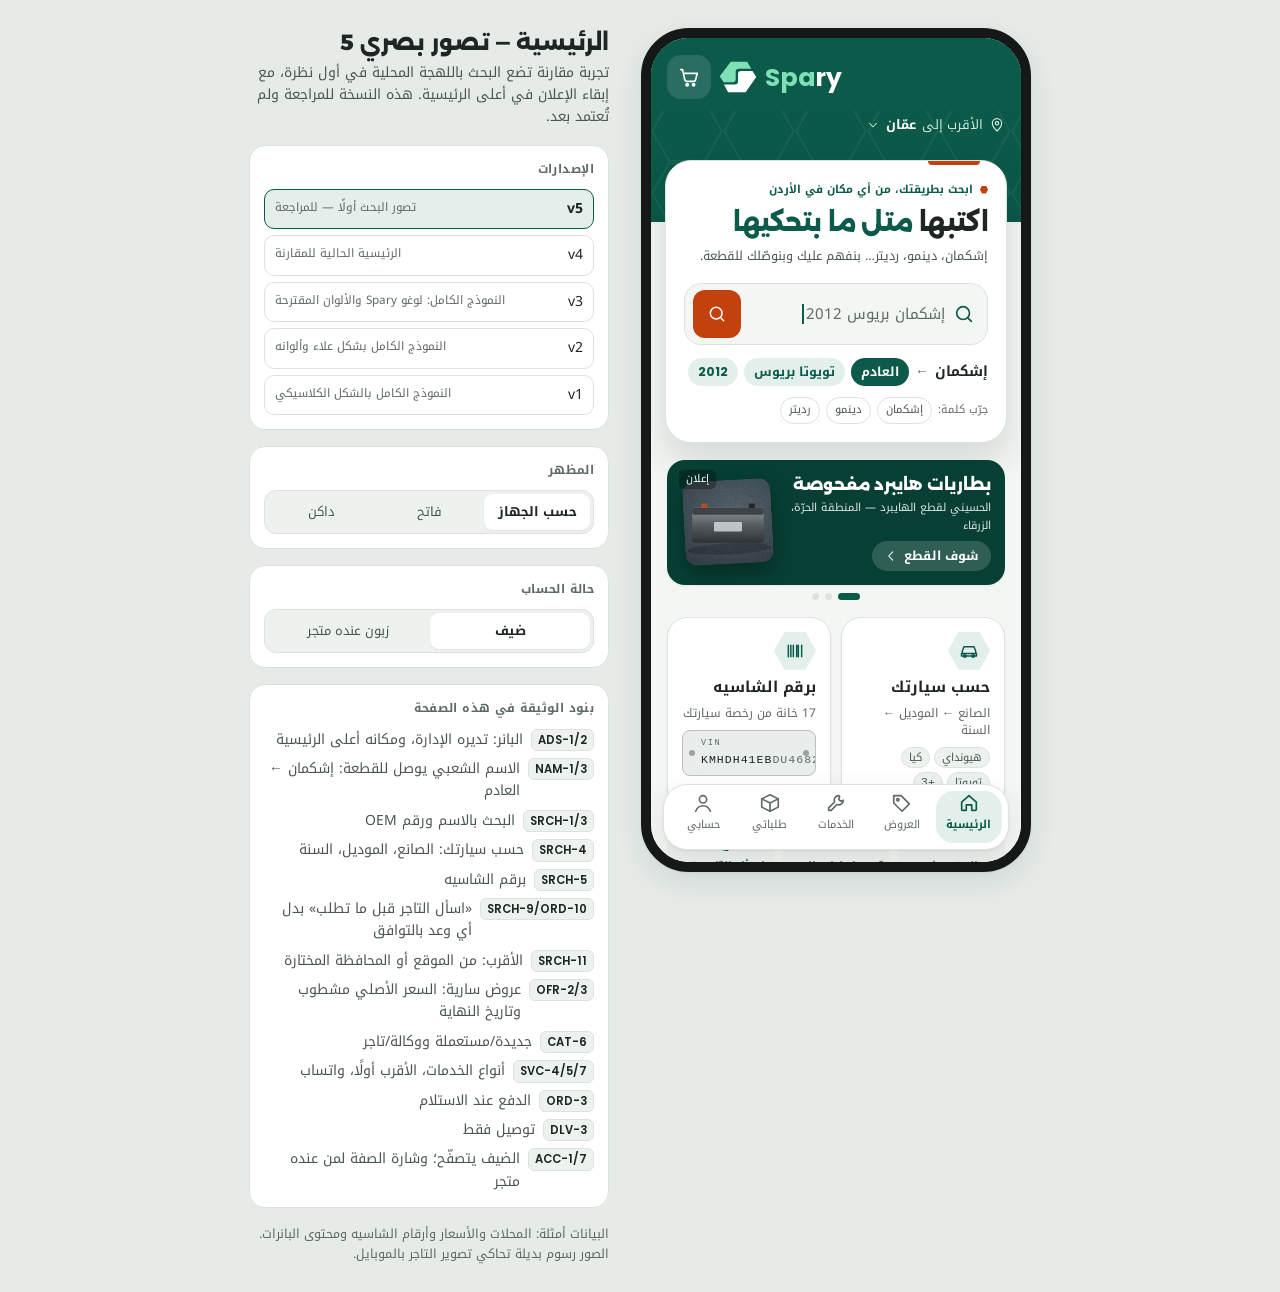
<file: versions/v5-home-concept.html>
<!doctype html>
<html lang="ar" dir="rtl">
<head>
<meta charset="utf-8">
<meta name="viewport" content="width=device-width, initial-scale=1, viewport-fit=cover">
<title>تطبيق زبون سوق القطع</title>
<meta name="claude:viewport-fit-sides" content="cover">
<link rel="preconnect" href="https://fonts.googleapis.com">
<link rel="preconnect" href="https://fonts.gstatic.com" crossorigin>
<link rel="stylesheet" href="https://fonts.googleapis.com/css2?family=Alexandria:wght@600;800&family=Noto+Kufi+Arabic:wght@400;500;700&family=Poppins:wght@600;700&display=swap">
<style>
/* Layout: phone home page. A green "workshop band" carries the logo, made of the logo's hex-nut, with the ad banner hanging off its edge;
   the hero is a search that translates Jordanian street names into official part names. Panel beside it: versions, controls, SRS clauses. */
:root{
  --ground:#E6EBE8; --bg:#F4F6F3; --surface:#FFFFFF; --surface-2:#EEF2EF; --line:#DCE3DF;
  --ink:#1F2523; --ink-2:#4A5651; --ink-3:#5E6A65;
  --brand:#0B5A4A; --brand-deep:#073F34; --brand-soft:#E2EFEA; --mint:#7FE0B5;
  --band:#0B5A4A; --band-ink:#FFFFFF; --band-ink-2:#CFE7DD; --hex:rgba(255,255,255,.07);
  --accent:#C2410C; --accent-hover:#A8380A; --accent-ink:#FFFFFF; --accent-soft:#FDEBDF;
  --plate:#E9EDEB; --plate-line:#B9C2BE; --rivet:#9AA5A0;
  --slide-1:#073F34; --slide-2:#1F2523; --slide-3:#7A2E0C; --on-slide:#FFFFFF;
  --on-brand:#FFFFFF; --ok:#1D7348; --scrim:rgba(20,26,24,.5);
  --shadow:0 1px 2px rgba(31,37,35,.06),0 10px 28px rgba(31,37,35,.10); --shadow-xs:0 1px 2px rgba(31,37,35,.06);
  --f-display:"Alexandria","Noto Kufi Arabic",Tahoma,sans-serif;
  --f-body:"Noto Kufi Arabic",Tahoma,sans-serif;
  --f-num:"Poppins","Segoe UI",sans-serif;
}
@media (prefers-color-scheme: dark){:root:not([data-theme="light"]){
  --ground:#0B110F; --bg:#111917; --surface:#18221F; --surface-2:#1F2B28; --line:#2B3834;
  --ink:#E8ECEA; --ink-2:#BCC6C2; --ink-3:#9AA6A1;
  --brand:#3FB58C; --brand-deep:#0B4A3D; --brand-soft:#15342C; --mint:#7FE0B5;
  --band:#0B4A3D; --band-ink:#FFFFFF; --band-ink-2:#BFDDD1; --hex:rgba(255,255,255,.06);
  --accent:#F0793B; --accent-hover:#F59563; --accent-ink:#1B0D05; --accent-soft:#3A2216;
  --plate:#26322F; --plate-line:#3B4A45; --rivet:#5C6B66;
  --slide-1:#0B4A3D; --slide-2:#26302D; --slide-3:#8A3A12; --on-slide:#FFFFFF;
  --on-brand:#062018; --ok:#5CC48C; --scrim:rgba(0,0,0,.62);
  --shadow:0 1px 2px rgba(0,0,0,.35),0 10px 28px rgba(0,0,0,.35); --shadow-xs:0 1px 2px rgba(0,0,0,.3); color-scheme:dark}}
:root[data-theme="dark"]{
  --ground:#0B110F; --bg:#111917; --surface:#18221F; --surface-2:#1F2B28; --line:#2B3834;
  --ink:#E8ECEA; --ink-2:#BCC6C2; --ink-3:#9AA6A1;
  --brand:#3FB58C; --brand-deep:#0B4A3D; --brand-soft:#15342C; --mint:#7FE0B5;
  --band:#0B4A3D; --band-ink:#FFFFFF; --band-ink-2:#BFDDD1; --hex:rgba(255,255,255,.06);
  --accent:#F0793B; --accent-hover:#F59563; --accent-ink:#1B0D05; --accent-soft:#3A2216;
  --plate:#26322F; --plate-line:#3B4A45; --rivet:#5C6B66;
  --slide-1:#0B4A3D; --slide-2:#26302D; --slide-3:#8A3A12; --on-slide:#FFFFFF;
  --on-brand:#062018; --ok:#5CC48C; --scrim:rgba(0,0,0,.62);
  --shadow:0 1px 2px rgba(0,0,0,.35),0 10px 28px rgba(0,0,0,.35); --shadow-xs:0 1px 2px rgba(0,0,0,.3); color-scheme:dark}

*{box-sizing:border-box}
body{background:var(--ground);color:var(--ink);font-family:var(--f-body);font-size:14px;line-height:1.6;
  padding-left:max(16px,env(safe-area-inset-left,0px));padding-right:max(16px,env(safe-area-inset-right,0px));padding-block:20px}
button,input,select{font:inherit;color:inherit}
button{cursor:pointer}
:focus-visible{outline:2px solid var(--brand);outline-offset:2px}
.num{font-family:var(--f-num);font-variant-numeric:tabular-nums}
.ltr{direction:ltr;unicode-bidi:isolate}

/* stage + panel */
.stage{display:grid;grid-template-columns:auto minmax(280px,360px);gap:32px;justify-content:center;align-items:start;max-width:1100px;margin:0 auto}
.device{width:390px;max-width:100%;height:844px;border:10px solid #141917;border-radius:48px;overflow:hidden;position:relative;background:var(--bg);box-shadow:var(--shadow)}
@media (max-width:860px){.stage{grid-template-columns:minmax(0,1fr);justify-items:center}.panel{width:100%;max-width:430px}}
@media (max-width:480px){.device{border:0;border-radius:20px;width:100%;height:calc(100dvh - 40px);min-height:600px}}
.panel{display:flex;flex-direction:column;gap:16px;min-width:0}
.panel h1{font-family:var(--f-display);font-size:22px;font-weight:800;margin:0;line-height:1.35;text-wrap:balance}
.panel p{margin:0}
.pbox{background:var(--surface);border:1px solid var(--line);border-radius:16px;padding:14px;display:flex;flex-direction:column;gap:10px;min-width:0}
.pbox h2{font-size:12px;letter-spacing:.03em;color:var(--ink-3);margin:0;font-weight:700}
.vers{display:flex;flex-direction:column;gap:6px;margin:0;padding:0;list-style:none}
.vers a,.vers span{display:flex;justify-content:space-between;gap:8px;padding:8px 10px;border-radius:10px;border:1px solid var(--line);color:var(--ink);text-decoration:none}
.vers a:hover{border-color:var(--brand)}
.vers .cur{background:var(--brand-soft);border-color:var(--brand);font-weight:700}
.vers small{color:var(--ink-3);font-weight:400}
.seg{display:flex;background:var(--surface-2);border:1px solid var(--line);border-radius:12px;padding:3px;gap:2px}
.seg button{flex:1;border:0;background:transparent;border-radius:9px;min-height:36px;font-size:13px;color:var(--ink-2)}
.seg button[aria-pressed=true]{background:var(--surface);color:var(--ink);font-weight:700;box-shadow:var(--shadow-xs)}
.refs{display:flex;flex-direction:column;gap:7px;margin:0;padding:0;list-style:none}
.refs li{display:grid;grid-template-columns:auto 1fr;gap:8px;align-items:baseline}
.refs code{font-family:var(--f-num);font-size:11.5px;font-weight:600;background:var(--surface-2);border:1px solid var(--line);border-radius:6px;padding:1px 6px;direction:ltr;white-space:nowrap}
.refs span{color:var(--ink-2);min-width:0}
.pnote{font-size:12.5px;color:var(--ink-3)}

/* app */
.app{height:100%;position:relative;background:var(--bg);display:flex;flex-direction:column}
.scroll{flex:1;overflow-y:auto;overscroll-behavior:contain;min-height:0;padding-bottom:104px;scrollbar-width:none}
.scroll::-webkit-scrollbar{display:none}

/* the band */
.band{background-color:var(--band);color:var(--band-ink);padding:0 16px 70px;position:relative;
  background-image:url("data:image/svg+xml,%3Csvg xmlns='http://www.w3.org/2000/svg' width='56' height='48' viewBox='0 0 56 48'%3E%3Cpath d='M14 1h28l13 23-13 23H14L1 24z' fill='none' stroke='white' stroke-width='1.4'/%3E%3C/svg%3E");
  background-size:56px 48px;background-blend-mode:normal}
.band::after{content:"";position:absolute;inset:0;background:var(--band);opacity:.9;pointer-events:none}
.band > *{position:relative;z-index:1}
.hdr{position:sticky;top:0;z-index:5;display:flex;align-items:center;gap:8px;padding:14px 16px 10px;margin:0 -16px;background:var(--band)}
.logo{display:flex;align-items:center;gap:8px;direction:ltr;flex:1}
.logo .wm{font-family:var(--f-num);font-weight:700;font-size:25px;letter-spacing:-.01em;color:var(--mint);line-height:1}
.logo .wm b{color:var(--band-ink);font-weight:700}
.ibtn{width:44px;height:44px;border-radius:14px;border:0;background:rgba(255,255,255,.12);color:var(--band-ink);display:grid;place-items:center;position:relative;flex:none}
.ibtn:hover{background:rgba(255,255,255,.2)}
.ibtn .dot{position:absolute;top:-3px;inset-inline-end:-3px;min-width:20px;height:20px;border-radius:10px;background:var(--accent);color:var(--accent-ink);font:700 11px/20px var(--f-num);padding:0 5px;border:2px solid var(--band)}
.rolepill{display:flex;align-items:center;gap:6px;height:38px;padding:0 12px;border-radius:999px;border:1px solid rgba(255,255,255,.3);background:rgba(255,255,255,.12);color:var(--band-ink);font-weight:700;font-size:13px}
.loc{display:flex;align-items:center;gap:6px;border:0;background:none;color:var(--band-ink-2);padding:4px 0 0;font-size:13px}
.loc b{color:var(--band-ink)}

/* banner hanging off the band */
.bnr{margin:-58px 16px 0;position:relative;z-index:2}
.bnr-track{display:flex;overflow-x:auto;scroll-snap-type:x mandatory;border-radius:22px;box-shadow:var(--shadow);scrollbar-width:none}
.bnr-track::-webkit-scrollbar{display:none}
.slide{flex:0 0 100%;scroll-snap-align:start;min-height:148px;display:grid;grid-template-columns:minmax(0,1fr) 120px;gap:10px;align-items:center;padding:16px;color:var(--on-slide);position:relative;border:0;text-align:start}
.slide .st1{display:block;font-family:var(--f-display);font-weight:800;font-size:19px;line-height:1.35;margin:0 0 4px;text-wrap:balance}
.slide .st2{display:block;margin:0;font-size:12.5px;opacity:.88}
.slide .cta{display:inline-flex;align-items:center;gap:6px;margin-top:10px;font-weight:700;font-size:12.5px;background:rgba(255,255,255,.16);padding:5px 12px;border-radius:999px}
.slide img{width:120px;height:110px;object-fit:cover;border-radius:16px;transform:rotate(-4deg);box-shadow:0 8px 20px rgba(0,0,0,.3)}
.slide .ad{position:absolute;top:10px;inset-inline-end:12px;font-size:10.5px;background:rgba(0,0,0,.28);padding:1px 7px;border-radius:5px;z-index:1}
.dots{display:flex;justify-content:center;gap:6px;padding:10px 0 0}
.dots button{width:7px;height:7px;border-radius:4px;border:0;padding:0;background:var(--line);transition:width .25s}
.dots button[aria-current=true]{width:22px;background:var(--brand)}

/* hero search */
.sec{padding:22px 16px 0}
.hero-t{font-family:var(--f-display);font-weight:800;font-size:26px;line-height:1.3;margin:0;text-wrap:balance}
.hero-t em{font-style:normal;color:var(--brand)}
.hero-s{margin:4px 0 14px;color:var(--ink-2)}
.sbox{display:flex;align-items:center;gap:8px;background:var(--surface);border:2px solid var(--line);border-radius:20px;padding:6px 6px 6px 8px;box-shadow:var(--shadow-xs);position:relative;transition:border-color .2s}
.sbox:focus-within{border-color:var(--brand)}
.sbox > svg{flex:none;color:var(--brand);margin-inline-start:6px}
.sfield{position:relative;flex:1;min-width:0;height:44px}
.sfield input{position:absolute;inset:0;width:100%;border:0;background:transparent;outline:none;font-size:15px;color:var(--ink)}
.ghost{position:absolute;inset:0;display:flex;align-items:center;font-size:15px;color:var(--ink-3);pointer-events:none;white-space:nowrap;overflow:hidden}
.ghost i{display:inline-block;width:2px;height:20px;background:var(--brand);margin-inline-start:2px;animation:blink 1s steps(1) infinite}
@keyframes blink{50%{opacity:0}}
.sgo{width:48px;height:48px;flex:none;border:0;background:var(--accent);color:var(--accent-ink);display:grid;place-items:center;clip-path:polygon(25% 3%,75% 3%,100% 50%,75% 97%,25% 97%,0 50%)}
.sgo:hover{background:var(--accent-hover)}
.xl8{display:flex;flex-wrap:wrap;align-items:center;gap:6px;min-height:36px;margin-top:10px}
.xl8 .said{font-weight:700;color:var(--ink)}
.xl8 .arr{color:var(--ink-3)}
.pill{display:inline-flex;align-items:center;gap:4px;height:28px;padding:0 10px;border-radius:999px;font-size:12.5px;font-weight:700;white-space:nowrap}
.pill.part{background:var(--brand);color:var(--on-brand)}
.pill.car{background:var(--brand-soft);color:var(--brand)}
.pill.oem{background:var(--surface-2);color:var(--ink);border:1px solid var(--line);font-family:var(--f-num)}
.xl8 .lbl{font-size:12px;color:var(--ink-3)}
@media (prefers-reduced-motion:no-preference){.xl8 > *{animation:pop .35s ease-out both}.xl8 > *:nth-child(2){animation-delay:.06s}.xl8 > *:nth-child(3){animation-delay:.12s}.xl8 > *:nth-child(4){animation-delay:.18s}.xl8 > *:nth-child(5){animation-delay:.24s}
  @keyframes pop{from{opacity:0;transform:translateY(6px) scale(.96)}}}
.go-row{display:flex;justify-content:flex-end}
.go-row button{border:0;background:none;color:var(--brand);font-weight:700;padding:6px 0}

/* entry tiles */
.tiles{display:grid;grid-template-columns:1fr 1fr;gap:10px;padding:16px 16px 0}
.tile{display:flex;flex-direction:column;align-items:flex-start;gap:8px;padding:14px;background:var(--surface);border:1px solid var(--line);border-radius:20px;text-align:start;min-width:0;box-shadow:var(--shadow-xs)}
.tile:hover{border-color:var(--brand)}
.hexi{width:42px;height:38px;display:grid;place-items:center;background:var(--brand-soft);color:var(--brand);clip-path:polygon(25% 0,75% 0,100% 50%,75% 100%,25% 100%,0 50%)}
.tile b{font-size:15px;line-height:1.3}
.tile .sub{font-size:12px;color:var(--ink-3);line-height:1.4}
.makes{display:flex;gap:4px;flex-wrap:wrap}
.makes span{font-size:11px;padding:1px 7px;border-radius:999px;background:var(--surface-2);border:1px solid var(--line);color:var(--ink-2)}
.plate{width:100%;background:var(--plate);border:1px solid var(--plate-line);border-radius:8px;padding:6px 18px;position:relative;direction:ltr;font-family:ui-monospace,"Cascadia Mono",Consolas,monospace;font-size:11.5px;letter-spacing:.09em;color:var(--ink);white-space:nowrap;overflow:hidden}
.plate::before,.plate::after{content:"";position:absolute;top:50%;width:6px;height:6px;margin-top:-3px;border-radius:50%;background:var(--rivet)}
.plate::before{left:6px}.plate::after{right:6px}
.plate small{display:block;font-size:8.5px;letter-spacing:.2em;color:var(--ink-3)}
.plate .rest{color:var(--ink-3)}

/* trust strip */
.trust{display:grid;grid-template-columns:repeat(3,minmax(0,1fr));gap:8px;padding:16px 16px 0}
.trust div{display:flex;flex-direction:column;align-items:center;text-align:center;gap:4px;font-size:11.5px;font-weight:700;color:var(--ink-2);padding:10px 4px;border-radius:14px;background:var(--surface-2)}
.trust svg{color:var(--brand)}

/* section heads */
.sh{display:flex;align-items:baseline;justify-content:space-between;gap:8px;padding:26px 16px 10px}
.sh h2{font-family:var(--f-display);font-weight:800;font-size:19px;margin:0;display:flex;align-items:center;gap:8px}
.sh h2::before{content:"";width:10px;height:9px;background:var(--brand);clip-path:polygon(25% 0,75% 0,100% 50%,75% 100%,25% 100%,0 50%);flex:none}
.sh button{border:0;background:none;color:var(--brand);font-weight:700;font-size:13px;padding:6px 0}
.rail{display:flex;gap:12px;overflow-x:auto;padding:0 16px 6px;scroll-snap-type:x proximity;scrollbar-width:none}
.rail::-webkit-scrollbar{display:none}

/* offer card with a hanging price tag */
.oc{flex:0 0 178px;scroll-snap-align:start;display:flex;flex-direction:column;gap:8px;padding:8px;background:var(--surface);border:1px solid var(--line);border-radius:20px;box-shadow:var(--shadow-xs);min-width:0}
.oc-open{display:flex;flex-direction:column;gap:5px;border:0;background:none;padding:0;text-align:start;min-width:0}
.oc-img{position:relative;border-radius:14px;overflow:hidden;aspect-ratio:1;background:var(--surface-2)}
.oc-img img{width:100%;height:100%;object-fit:cover;display:block}
.tag{position:absolute;top:10px;inset-inline-start:-2px;background:var(--accent);color:var(--accent-ink);font:700 13px/1 var(--f-num);padding:7px 16px 7px 10px;
  clip-path:polygon(0 0,100% 0,calc(100% - 9px) 50%,100% 100%,0 100%)}
[dir=rtl] .tag{clip-path:polygon(0 0,100% 0,100% 100%,0 100%,9px 50%);padding:7px 10px 7px 16px}
.pills{display:flex;gap:4px;flex-wrap:wrap}
.pills span{font-size:10.5px;font-weight:700;padding:1px 7px;border-radius:999px;background:var(--surface-2);color:var(--ink-2)}
.pills .new{background:var(--brand-soft);color:var(--brand)}
.oc .t{font-weight:700;font-size:13.5px;line-height:1.45;display:-webkit-box;-webkit-line-clamp:2;-webkit-box-orient:vertical;overflow:hidden}
.oc .fit{font-size:11.5px;color:var(--ink-3);white-space:nowrap;overflow:hidden;text-overflow:ellipsis}
.pr{display:flex;align-items:baseline;gap:6px;flex-wrap:wrap}
.pr b{font:700 18px/1 var(--f-num);color:var(--ink)}
.pr small{font-size:11px;color:var(--ink-3)}
.pr s{font:500 12px var(--f-num);color:var(--ink-3)}
.ends{font-size:11.5px;color:var(--accent);font-weight:700;display:flex;align-items:center;gap:4px}
.seller{font-size:11.5px;color:var(--ink-2);display:flex;align-items:center;gap:4px;min-width:0;white-space:nowrap;overflow:hidden;text-overflow:ellipsis}
.seller .st{color:#D99A00;display:inline-flex}
.add{min-height:40px;border-radius:14px;border:0;background:var(--accent);color:var(--accent-ink);font-weight:700;font-size:13px;display:flex;align-items:center;justify-content:center;gap:6px}
.add:hover{background:var(--accent-hover)}
.add.in{background:var(--brand-soft);color:var(--brand)}

/* services */
.types{display:flex;gap:10px;overflow-x:auto;padding:0 16px 4px;scrollbar-width:none}
.types::-webkit-scrollbar{display:none}
.type{flex:none;width:72px;display:flex;flex-direction:column;align-items:center;gap:6px;border:0;background:none;padding:0;font-size:11.5px;color:var(--ink-2);text-align:center;line-height:1.3}
.type span:first-child{width:56px;height:52px;display:grid;place-items:center;background:var(--surface);border:1px solid var(--line);color:var(--brand);clip-path:polygon(25% 0,75% 0,100% 50%,75% 100%,25% 100%,0 50%)}
.svcs{display:flex;flex-direction:column;gap:10px;padding:12px 16px 0}
.sc{display:grid;grid-template-columns:60px minmax(0,1fr) auto;gap:12px;align-items:center;padding:10px;background:var(--surface);border:1px solid var(--line);border-radius:20px;box-shadow:var(--shadow-xs)}
.sc img{width:60px;height:60px;border-radius:14px;object-fit:cover;display:block}
.sc b{display:block;font-size:14px}
.sc .m{font-size:12px;color:var(--ink-3)}
.wa{min-height:40px;padding:0 12px;border-radius:14px;border:0;background:var(--brand);color:var(--on-brand);font-weight:700;font-size:12.5px;display:flex;align-items:center;gap:6px}

/* floating bottom nav */
.nav{position:absolute;inset-inline:12px;bottom:12px;display:grid;grid-template-columns:repeat(5,1fr);background:var(--surface);border:1px solid var(--line);border-radius:24px;padding:6px;box-shadow:var(--shadow);z-index:10}
.nav button{border:0;background:none;display:flex;flex-direction:column;align-items:center;gap:2px;min-height:52px;font-size:11px;color:var(--ink-3);border-radius:18px}
.nav button[aria-current=page]{color:var(--brand);font-weight:700;background:var(--brand-soft)}

.toast{position:absolute;inset-inline:16px;bottom:96px;background:var(--ink);color:var(--bg);padding:12px 14px;border-radius:14px;font-size:13.5px;z-index:20;box-shadow:var(--shadow)}
.sr{position:absolute;width:1px;height:1px;overflow:hidden;clip:rect(0 0 0 0)}

/* v5 concept: make the local-language search the first impression. The ad remains near the top. */
.band{padding-bottom:86px;background-size:72px 62px}
.band::after{opacity:.94}
.hdr{padding-top:17px;padding-bottom:12px}
.sec{position:relative;z-index:2;margin:-62px 14px 0;padding:20px 18px 18px;background:var(--surface);border:1px solid var(--line);border-radius:26px;box-shadow:0 18px 38px rgba(9,43,33,.14)}
.sec::before{content:"";position:absolute;top:0;inset-inline-start:26px;width:52px;height:4px;border-radius:0 0 5px 5px;background:var(--accent)}
.hero-kicker{display:flex;align-items:center;gap:7px;margin-bottom:8px;color:var(--brand);font-size:11px;font-weight:700}
.hero-kicker::before{content:"";width:8px;height:8px;background:var(--accent);clip-path:polygon(25% 0,75% 0,100% 50%,75% 100%,25% 100%,0 50%)}
.hero-t{font-size:25px;line-height:1.35;letter-spacing:-.025em}
.hero-s{margin:6px 0 16px;font-size:12.5px;line-height:1.65}
.sbox{border-width:1px;border-color:var(--line);background:var(--bg);border-radius:17px;box-shadow:none}
.sbox:focus-within{border-color:var(--brand);box-shadow:0 0 0 3px var(--brand-soft)}
.sgo{border-radius:12px;clip-path:none}
.xl8{min-height:36px;margin-top:9px}
.demo{display:flex;align-items:center;gap:6px;flex-wrap:wrap;margin-top:7px;font-size:11px;color:var(--ink-3)}
.demo button{border:1px solid var(--line);background:var(--surface);color:var(--ink-2);border-radius:999px;padding:3px 8px;font-size:11px;min-height:27px}
.demo button:hover{border-color:var(--brand);color:var(--brand)}
.bnr{margin:17px 16px 0}
.bnr-track{border-radius:18px;box-shadow:var(--shadow-xs)}
.slide{min-height:125px;grid-template-columns:minmax(0,1fr) 91px;padding:13px 14px}
.slide .st1{font-size:16px}
.slide .st2{font-size:11px}
.slide .cta{margin-top:6px}
.slide img{width:88px;height:84px;border-radius:12px;transform:rotate(-3deg)}
.dots{padding-top:8px}
.tiles{padding-top:17px}
.trust{padding-top:12px}
@media(max-width:360px){.hero-t{font-size:23px}.sec{padding-inline:15px}.slide{grid-template-columns:minmax(0,1fr) 76px}.slide img{width:74px;height:76px}}
@media(prefers-reduced-motion:reduce){.ghost i{animation:none}}
</style>
</head>
<body>
<div class="stage">
  <div class="device"><div class="app" id="app" dir="rtl" lang="ar"></div></div>
  <aside class="panel" id="panel" aria-label="لوحة المعاينة"></aside>
</div>
<script>
/* ---------- icons (stroke, currentColor) ---------- */
const P = {
  search:'<circle cx="11" cy="11" r="7"/><path d="m20 20-3.5-3.5"/>',
  cart:'<path d="M3 4h2l2.4 11.2a2 2 0 0 0 2 1.6h7.7a2 2 0 0 0 2-1.5L21 8H6"/><circle cx="10" cy="20.5" r="1.2"/><circle cx="17" cy="20.5" r="1.2"/>',
  back:'<path d="M9 5l7 7-7 7"/>', chev:'<path d="M15 5l-7 7 7 7"/>', down:'<path d="m6 9 6 6 6-6"/>',
  home:'<path d="M4 11 12 4l8 7v8a1 1 0 0 1-1 1h-4v-6h-6v6H5a1 1 0 0 1-1-1z"/>',
  tag:'<path d="M3 12V4h8l9 9-8 8z"/><circle cx="7.5" cy="8.5" r="1.3"/>',
  wrench:'<path d="M15 4a5 5 0 0 0-4.6 6.9L4 17.3V20h2.7l6.4-6.4A5 5 0 0 0 20 9l-3 1-2-2 1-3z"/>',
  box:'<path d="M3 7.5 12 3l9 4.5v9L12 21l-9-4.5z"/><path d="M3 7.5 12 12l9-4.5M12 12v9"/>',
  user:'<circle cx="12" cy="8" r="4"/><path d="M4 21c1.5-4 4.5-6 8-6s6.5 2 8 6"/>',
  star:'<path fill="currentColor" stroke="none" d="M12 3.5l2.6 5.3 5.9.9-4.3 4.1 1 5.8L12 16.9l-5.2 2.7 1-5.8-4.3-4.1 5.9-.9z"/>',
  phone:'<path d="M5 4h4l2 5-2.5 1.5a11 11 0 0 0 5 5L15 13l5 2v4a2 2 0 0 1-2 2A16 16 0 0 1 3 6a2 2 0 0 1 2-2"/>',
  truck:'<path d="M3 6h11v10H3zM14 9h4l3 3v4h-7"/><circle cx="7" cy="17.5" r="1.8"/><circle cx="17" cy="17.5" r="1.8"/>',
  filter:'<path d="M4 6h16M7 12h10M10 18h4"/>', sort:'<path d="M7 4v16M4 7l3-3 3 3M17 20V4M14 17l3 3 3-3"/>',
  check:'<path d="m5 12 5 5 9-10"/>', x:'<path d="M6 6l12 12M18 6 6 18"/>', upload:'<path d="M12 16V4M7 9l5-5 5 5M4 20h16"/>',
  chat:'<path d="M4 20l1.3-4A8 8 0 1 1 8 19z"/><path d="M9 10.5c.5 2 2 3.5 4.5 4.5"/>',
  pin:'<path d="M12 21s-7-6.2-7-11.5a7 7 0 0 1 14 0C19 14.8 12 21 12 21z"/><circle cx="12" cy="9.5" r="2.5"/>',
  alert:'<path d="M12 3 2 20h20z"/><path d="M12 10v4M12 17h.01"/>', info:'<circle cx="12" cy="12" r="9"/><path d="M12 11v5M12 8h.01"/>',
  store:'<path d="M4 9l1.5-5h13L20 9M4 9v11h16V9M4 9h16M9 20v-6h6v6"/>', clock:'<circle cx="12" cy="12" r="9"/><path d="M12 7v5l3 2"/>',
  globe:'<circle cx="12" cy="12" r="9"/><path d="M3 12h18M12 3c3 3.5 3 14.5 0 18M12 3c-3 3.5-3 14.5 0 18"/>',
  help:'<circle cx="12" cy="12" r="9"/><path d="M9.5 9.5a2.5 2.5 0 1 1 3.5 2.3c-.7.3-1 .9-1 1.7M12 17h.01"/>',
  car:'<path d="M4 15v-3l2-5h12l2 5v3"/><path d="M3 15h18v3H3z"/><circle cx="7" cy="18" r="1.6"/><circle cx="17" cy="18" r="1.6"/>',
  vin:'<path d="M4 5v14M7 5v14M10 5v14M14 5v14M16 5v14M20 5v14"/>', swap:'<path d="M7 4 3 8l4 4M3 8h14M17 20l4-4-4-4M21 16H7"/>',
  shield:'<path d="M12 3 4 6v6c0 5 3.5 8 8 9 4.5-1 8-4 8-9V6z"/>', logout:'<path d="M14 4h5v16h-5M10 8l-4 4 4 4M6 12h10"/>',
  trash:'<path d="M4 7h16M9 7V4h6v3M6 7l1 13h10l1-13"/>', ret:'<path d="M9 14 4 9l5-5"/><path d="M4 9h10a6 6 0 0 1 0 12h-3"/>',
  doc:'<path d="M6 3h8l4 4v14H6z"/><path d="M14 3v4h4"/>', heavy:'<path d="M8 8a4 4 0 1 1 8 0M5 9h14l2 12H3z"/>',
  plus:'<path d="M12 5v14M5 12h14"/>', supply:'<path d="M3 7h13v10H3zM16 10h3l2 3v4h-5"/><path d="M7 11h5"/>',
};
const ic = (n, s=22, extra='') => `<svg width="${s}" height="${s}" viewBox="0 0 24 24" fill="none" stroke="currentColor" stroke-width="1.8" stroke-linecap="round" stroke-linejoin="round" aria-hidden="true" ${extra}>${P[n]||''}</svg>`;

/* ---------- photo-like placeholders: phone shots of real parts on a bench ---------- */
const BG = { concrete:['#9A9B96','#62645F'], wood:['#A47C52','#5E4429'], card:['#CDB287','#95784D'], shop:['#61707A','#36414A'], tile:['#DAD8D1','#A9A69E'], night:['#3B4650','#1C232A'] };
const SH = {
  pads:'<path d="M105 105q95-42 190 0v52q-95-30-190 0z" fill="url(#m)"/><path d="M118 168q82-34 164 0v44q-82-24-164 0z" fill="#2b2b2b"/><path d="M105 157q95-30 190 0" stroke="#c9ccce" stroke-width="3" fill="none"/>',
  exhaust:'<rect x="40" y="146" width="96" height="18" rx="9" fill="url(#m)"/><rect x="118" y="112" width="176" height="86" rx="43" fill="url(#m)"/><rect x="286" y="140" width="84" height="16" rx="8" fill="#5b5f62"/><path d="M140 125h130" stroke="#d6d9db" stroke-width="3" opacity=".6"/>',
  headlight:'<path d="M80 112q130-46 242 8l-22 92q-116 22-208-10z" fill="#1d2226"/><circle cx="165" cy="160" r="36" fill="#dfe7ec" opacity=".85"/><circle cx="250" cy="156" r="27" fill="#cfd8de" opacity=".8"/><path d="M95 205q100 18 200 0" stroke="#e58b2a" stroke-width="7"/>',
  alt:'<circle cx="208" cy="152" r="82" fill="url(#m)"/><circle cx="208" cy="152" r="46" fill="#3e4245"/><path d="M168 152h80M208 112v80M180 124l56 56M236 124l-56 56" stroke="#7d8286" stroke-width="5"/><circle cx="110" cy="152" r="22" fill="#2a2d30"/>',
  radiator:'<rect x="66" y="78" width="268" height="152" rx="6" fill="#2d3134"/><g stroke="#8a9095" stroke-width="2">' + Array.from({length:30},(_,i)=>`<path d="M${76+i*8.5} 86v136"/>`).join('') + '</g><rect x="60" y="70" width="18" height="168" rx="4" fill="#575c60"/><rect x="322" y="70" width="18" height="168" rx="4" fill="#575c60"/>',
  bumper:'<path d="M36 138q164-64 328 0v54q-164 42-328 0z" fill="#26292b"/><path d="M110 176h180" stroke="#4a4e51" stroke-width="10" stroke-linecap="round"/>',
  hybatt:'<rect x="72" y="98" width="256" height="126" rx="8" fill="url(#m)"/><rect x="72" y="98" width="256" height="26" rx="8" fill="#3b4044"/><rect x="104" y="84" width="22" height="16" fill="#b94a2c"/><rect x="274" y="84" width="22" height="16" fill="#222"/><rect x="150" y="150" width="100" height="34" rx="4" fill="#e6e9eb" opacity=".8"/>',
  mirror:'<path d="M120 90h170q30 0 30 30v72q0 30-30 30H152q-42 0-52-42z" fill="#1f2326"/><path d="M134 104h150q20 0 20 20v62q0 20-20 20H160q-30 0-38-32z" fill="#a9bac4" opacity=".8"/>',
  filter:'<rect x="150" y="82" width="100" height="150" rx="14" fill="#0f4b8a"/><g stroke="#2c6db0" stroke-width="4">' + Array.from({length:9},(_,i)=>`<path d="M${158+i*10.5} 96v122"/>`).join('') + '</g><rect x="146" y="74" width="108" height="22" rx="8" fill="#55595c"/>',
  shock:'<rect x="186" y="34" width="28" height="228" rx="12" fill="url(#m)"/><path d="M168 70l64 16-64 16 64 16-64 16 64 16-64 16 64 16" stroke="#c0392b" stroke-width="7" fill="none" stroke-linejoin="round"/>',
  compressor:'<rect x="112" y="108" width="190" height="104" rx="42" fill="url(#m)"/><circle cx="108" cy="160" r="40" fill="#2d3033"/><circle cx="108" cy="160" r="14" fill="#7a7f83"/>',
  store:'<rect x="0" y="0" width="400" height="300" fill="#2b3238" opacity=".35"/><g>' + Array.from({length:4},(_,r)=>`<rect x="20" y="${30+r*66}" width="360" height="6" fill="#d8d2c4"/>` + Array.from({length:7},(_,c)=>`<rect x="${28+c*51}" y="${6+r*66}" width="42" height="${18+((r*7+c)%3)*4}" fill="${['#c96b2c','#2f5d8a','#d9b44a','#6c7a84','#a23b2a'][(r+c)%5]}" opacity=".9"/>`).join('')).join('') + '</g>',
};
const _img = {};
function img(kind, bg='concrete', seed=1){
  const k = kind+bg+seed; if (_img[k]) return _img[k];
  const [a,b] = BG[bg]||BG.concrete, rot = ((seed*37)%13)-6;
  const shape = SH[kind] ? `<g transform="rotate(${rot} 200 150)">${SH[kind]}</g>` :
    `<g transform="translate(130,80) scale(5.8)" fill="none" stroke="#fff" stroke-width="1.5" stroke-linecap="round" stroke-linejoin="round" opacity=".92">${P[kind]||P.wrench}</g>`;
  const svg = `<svg xmlns="http://www.w3.org/2000/svg" viewBox="0 0 400 300"><defs><radialGradient id="g" cx="${40+seed*7%30}%" cy="35%" r="85%"><stop offset="0" stop-color="${a}"/><stop offset="1" stop-color="${b}"/></radialGradient><linearGradient id="m" x1="0" y1="0" x2="0" y2="1"><stop offset="0" stop-color="#9aa0a4"/><stop offset=".45" stop-color="#5c6165"/><stop offset="1" stop-color="#2c2f32"/></linearGradient><filter id="n"><feTurbulence type="fractalNoise" baseFrequency=".85" numOctaves="2" seed="${seed}"/><feColorMatrix values="0 0 0 0 0 0 0 0 0 0 0 0 0 0 0 0 0 0 .32 0"/></filter></defs><rect width="400" height="300" fill="url(#g)"/><rect width="400" height="300" filter="url(#n)"/><ellipse cx="200" cy="246" rx="150" ry="20" fill="#000" opacity=".22"/>${shape}<rect width="400" height="300" fill="url(#g)" opacity=".08"/></svg>`;
  return _img[k] = 'data:image/svg+xml;charset=utf-8,' + encodeURIComponent(svg);
}

/* ---------- reference data (examples for the prototype) ---------- */
const GOVS = ['عمّان','الزرقاء','إربد','البلقاء','مادبا','الكرك','المفرق','جرش','عجلون','الطفيلة','معان','العقبة'];
const NAMES = [
  {id:'pads_f', name:'فحمات الفرامل الأمامية', alt:['فحمات بريك','تيل فرامل','بريك قدام','فحمات'], img:'pads'},
  {id:'pads_r', name:'فحمات الفرامل الخلفية', alt:['فحمات بريك خلفي','تيل فرامل خلفي','فحمات'], img:'pads'},
  {id:'exhaust', name:'العادم', alt:['إشكمان','اشكمان','شكمان','اكزوز'], img:'exhaust'},
  {id:'alt', name:'مولّد الكهرباء', alt:['دينمو','دينامو'], img:'alt'},
  {id:'shock', name:'ممتصّ الصدمات الأمامي', alt:['مساعد','مساعدات','مساعد قدام'], img:'shock'},
  {id:'radiator', name:'مشعّ التبريد', alt:['رديتر','راديتر'], img:'radiator'},
  {id:'headlight', name:'المصباح الأمامي', alt:['ضو','ضو قدام','فانوس','ضوء أمامي'], img:'headlight'},
  {id:'bumper', name:'الصدّام الأمامي', alt:['دعامية','صدام'], img:'bumper'},
  {id:'hybatt', name:'بطارية الهايبرد', alt:['بطارية هايبرد','هايبرد'], img:'hybatt'},
  {id:'mirror', name:'المرآة الجانبية', alt:['مراية','مرايه'], img:'mirror'},
  {id:'filter', name:'فلتر الزيت', alt:['فلتر زيت'], img:'filter'},
  {id:'compressor', name:'ضاغط المكيّف', alt:['كمبروسر','كمبريسور'], img:'compressor'},
];
const MAKES = [
  {id:'hyundai', name:'هيونداي', models:[{id:'avante',name:'أفانتي',alt:['افانتي','النترا','إلنترا','avante','elantra']},{id:'sonata',name:'سوناتا',alt:['sonata','سوناتا هايبرد']},{id:'tucson',name:'توسان',alt:['tucson']}]},
  {id:'kia', name:'كيا', models:[{id:'cerato',name:'سيراتو',alt:['cerato','k3']},{id:'optima',name:'أوبتيما',alt:['اوبتيما','optima','k5']},{id:'rio',name:'ريو',alt:['rio']}]},
  {id:'toyota', name:'تويوتا', models:[{id:'prius',name:'بريوس',alt:['prius','بريس']},{id:'corolla',name:'كورولا',alt:['corolla','كرولا']},{id:'camry',name:'كامري',alt:['camry']}]},
  {id:'ford', name:'فورد', models:[{id:'fusion',name:'فيوجن',alt:['fusion']}]},
  {id:'mitsubishi', name:'ميتسوبيشي', models:[{id:'lancer',name:'لانسر',alt:['lancer']}]},
  {id:'nissan', name:'نيسان', models:[{id:'sunny',name:'صني',alt:['sunny']}]},
];
const TR = {
  nash:{name:'مركز النشامى لقطع الكوري', area:'عمّان — رأس العين', gov:'عمّان', rating:4.6, count:128, phone:'079 000 1184', free:100, km:3.2},
  saleem:{name:'قطع غيار أبو سليم', area:'عمّان — ماركا', gov:'عمّان', rating:4.8, count:212, phone:'078 000 2290', free:150, km:7.5},
  husseini:{name:'الحسيني لقطع الهايبرد', area:'الزرقاء — المنطقة الحرّة', gov:'الزرقاء', rating:4.3, count:76, phone:'077 000 3352', free:null, km:18.4},
  amana:{name:'الأمانة للقطع اليابانية', area:'سحاب — المدينة الصناعية', gov:'عمّان', rating:4.5, count:91, phone:'079 000 4417', free:120, km:13.9},
  shamal:{name:'مستودع الشمال للمستعمل', area:'إربد — شارع الثلاثين', gov:'إربد', rating:4.1, count:39, phone:'078 000 5536', free:null, km:71},
};
const W_NONE = 'بلا كفالة';
const L = [
  {id:1, n:'pads_f', g:'pads-avante', tr:'nash', cond:'new', auth:'agency', origin:'كوريا', brand:'Hyundai Mobis', oem:'58101-3XA30', mk:'hyundai', md:'avante', cars:'هيونداي أفانتي 2011–2015', price:22, war:'6 أشهر', feat:true, bg:'tile', days:9, desc:'فحمات أمامية أصلية من الوكالة، علبة مغلقة. تركب على أفانتي MD بمحرّك 1.6 و1.8.'},
  {id:2, n:'pads_f', g:'pads-avante', tr:'saleem', cond:'new', auth:'trader', origin:'كوريا', brand:'Sangsin', oem:'58101-3XA30', mk:'hyundai', md:'avante', cars:'هيونداي أفانتي 2011–2015', price:13.5, offer:{price:11, ends:'31 تشرين الأول', pct:19, days:2}, war:'3 أشهر', bg:'wood', days:4, desc:'فحمات تجارية كورية، بديل مطابق لرقم الوكالة.'},
  {id:3, n:'pads_f', g:'pads-avante', tr:'amana', cond:'new', auth:'trader', origin:'الصين', brand:'Hi-Q', oem:'58101-3XA30', mk:'hyundai', md:'avante', cars:'هيونداي أفانتي 2011–2015', price:12, war:'شهر', bg:'card', days:12, desc:'بديل اقتصادي مطابق لرقم الوكالة.'},
  {id:4, n:'pads_f', g:'pads-prius', tr:'amana', cond:'new', auth:'agency', origin:'اليابان', brand:'Toyota', oem:'04465-47070', mk:'toyota', md:'prius', cars:'تويوتا بريوس 2010–2015', price:29, war:'6 أشهر', bg:'tile', days:20, desc:'فحمات أمامية وكالة لبريوس الجيل الثالث.'},
  {id:5, n:'exhaust', g:'exhaust-prius', tr:'husseini', cond:'used', auth:'agency', origin:'اليابان', brand:'Toyota', oem:'', mk:'toyota', md:'prius', cars:'تويوتا بريوس 2010–2015', price:35, war:W_NONE, bg:'concrete', days:6, desc:'عادم خلفي مستعمل بحالة جيدة، بلا ثقوب. الكفالة: بلا كفالة. التطابق: بريوس الجيل الثالث فقط. الصور للقطعة نفسها.'},
  {id:6, n:'hybatt', g:'hybatt-prius', tr:'husseini', cond:'used', auth:'agency', origin:'اليابان', brand:'Toyota', oem:'G9280-47031', mk:'toyota', md:'prius', cars:'تويوتا بريوس 2010–2015', price:380, war:'شهر', feat:true, special:true, bg:'shop', days:3, desc:'بطارية هايبرد مستعملة، فُحصت الخلايا كلها. الكفالة: شهر من الاستلام. التطابق: بريوس 2010–2015. الصور للبطارية نفسها.'},
  {id:7, n:'hybatt', g:'hybatt-prius', tr:'amana', cond:'used', auth:'agency', origin:'اليابان', brand:'Toyota', oem:'', mk:'toyota', md:'prius', cars:'تويوتا بريوس 2010–2015', price:360, war:'أسبوعان', special:true, bg:'concrete', days:15, desc:'بطارية هايبرد مستعملة. الكفالة: أسبوعان. التطابق: بريوس الجيل الثالث. الصور للبطارية نفسها.'},
  {id:8, n:'headlight', g:'head-cerato', tr:'shamal', cond:'used', auth:'agency', origin:'كوريا', brand:'Kia', oem:'', mk:'kia', md:'cerato', cars:'كيا سيراتو 2014–2016', price:45, war:W_NONE, bg:'wood', days:5, desc:'ضو أمامي يمين مستعمل، العدسة سليمة وفيه خدش خفيف بالحامل. الكفالة: بلا كفالة. التطابق: سيراتو K3. الصور للقطعة نفسها.'},
  {id:9, n:'headlight', g:'head-cerato', tr:'nash', cond:'new', auth:'trader', origin:'تايوان', brand:'Depo', oem:'92102-A7020', mk:'kia', md:'cerato', cars:'كيا سيراتو 2014–2016', price:68, offer:{price:59, ends:'2 تشرين الثاني', pct:13, days:1}, war:'6 أشهر', bg:'tile', days:2, desc:'ضو أمامي يمين جديد تجاري، تايواني.'},
  {id:10, n:'alt', g:'alt-sonata', tr:'saleem', cond:'used', auth:'agency', origin:'كوريا', brand:'Mando', oem:'', mk:'hyundai', md:'sonata', cars:'هيونداي سوناتا 2011–2014', price:55, war:'أسبوعان', bg:'concrete', days:8, desc:'دينمو مستعمل مفحوص على الجهاز. الكفالة: أسبوعان. التطابق: سوناتا بنزين 2.4. الصور للقطعة نفسها.'},
  {id:11, n:'radiator', g:'rad-corolla', tr:'amana', cond:'new', auth:'trader', origin:'اليابان', brand:'Koyorad', oem:'16400-0T040', mk:'toyota', md:'corolla', cars:'تويوتا كورولا 2014–2018', price:48, war:'6 أشهر', bg:'card', days:11, desc:'رديتر جديد ياباني لكورولا.'},
  {id:12, n:'bumper', g:'bumper-avante', tr:'nash', cond:'new', auth:'trader', origin:'تايوان', brand:'TYG', oem:'86511-3X000', mk:'hyundai', md:'avante', cars:'هيونداي أفانتي 2011–2013', price:39, war:W_NONE, special:true, bg:'shop', days:7, desc:'دعامية أمامية جديدة بلا دهان.'},
  {id:13, n:'shock', g:'shock-avante', tr:'saleem', cond:'new', auth:'trader', origin:'اليابان', brand:'KYB', oem:'54651-3X100', mk:'hyundai', md:'avante', cars:'هيونداي أفانتي 2011–2015', price:31, offer:{price:26.5, ends:'5 تشرين الثاني', pct:15, days:3}, war:'سنة', bg:'wood', days:3, desc:'مساعد أمامي يسار ياباني.'},
  {id:14, n:'filter', g:'filter-hy', tr:'nash', cond:'new', auth:'agency', origin:'كوريا', brand:'Hyundai Mobis', oem:'26300-35505', mk:'hyundai', md:'avante', cars:'هيونداي أفانتي، سوناتا، كيا سيراتو', price:3.5, war:W_NONE, bg:'tile', days:30, desc:'فلتر زيت وكالة.'},
  {id:15, n:'compressor', g:'comp-sonata', tr:'husseini', cond:'used', auth:'agency', origin:'كوريا', brand:'Hyundai', oem:'', mk:'hyundai', md:'sonata', cars:'هيونداي سوناتا هايبرد 2011–2015', price:140, war:'شهر', bg:'night', days:10, desc:'كمبروسر مكيف كهربائي مستعمل. الكفالة: شهر. التطابق: سوناتا هايبرد فقط. الصور للقطعة نفسها.'},
  {id:16, n:'mirror', g:'mirror-camry', tr:'shamal', cond:'used', auth:'agency', origin:'اليابان', brand:'Toyota', oem:'', mk:'toyota', md:'camry', cars:'تويوتا كامري 2012–2014', price:28, war:W_NONE, bg:'concrete', days:14, desc:'مراية يسار مستعملة، الزجاج سليم والطي الكهربائي يعمل. الكفالة: بلا كفالة. الصور للقطعة نفسها.'},
  {id:17, n:'shock', g:'shock-avante', tr:'amana', cond:'new', auth:'trader', origin:'اليابان', brand:'KYB', oem:'54651-3X100', mk:'hyundai', md:'avante', cars:'هيونداي أفانتي 2011–2015', price:29, war:'سنة', bg:'card', days:6, desc:'مساعد أمامي يسار ياباني.'},
  {id:18, n:'shock', g:'shock-avante', tr:'nash', cond:'new', auth:'trader', origin:'كوريا', brand:'Mando', oem:'54651-3X100', mk:'hyundai', md:'avante', cars:'هيونداي أفانتي 2011–2015', price:33.5, war:'6 أشهر', bg:'tile', days:9, desc:'مساعد أمامي يسار كوري.'},
];
const SVC_TYPES = ['ونش وسحب سيارات','سطحة بين المحافظات','كراج ميكانيك','كهربائي سيارات','تكييف','بنشر وإطارات وبلانص','بطاريات وتشغيل على الطريق','سمكرة ودهان','زجاج وتظليل','غسيل وتلميع','تنظيف داخلي','فحص قبل الشراء','برمجة مفاتيح','كاميرات وأنظمة صوت','تغيير زيت متنقّل','تأمين','معاملات ترخيص','تأجير سيارات','شراء سيارات حوادث','عُدد صناعية'];
const SVCS = [
  {id:1, name:'ونش أبو خليل', type:'ونش وسحب سيارات', gov:'عمّان', area:'طبربور', km:2.1, icon:'truck', bg:'night', info:'سحب داخل عمّان على مدار الساعة.', text:'نوصل خلال 30 دقيقة داخل عمّان الشرقية. السحب للكراج أو للبيت.'},
  {id:2, name:'بنشر الوحدات 24 ساعة', type:'بنشر وإطارات وبلانص', gov:'عمّان', area:'الوحدات', km:4.8, icon:'wrench', bg:'shop', info:'تبديل كوشوك، ترصيص، بلانص.', text:'مفتوح 24 ساعة. خدمة متنقّلة للبيت بأجرة إضافية.'},
  {id:3, name:'غسيل وتلميع النخبة', type:'غسيل وتلميع', gov:'عمّان', area:'خلدا', km:6.3, icon:'car', bg:'tile', info:'غسيل خارجي وداخلي وتلميع.', text:'مواعيد من 8 الصبح لـ 10 المسا.'},
  {id:4, name:'كراج المهندس للهايبرد', type:'كراج ميكانيك', gov:'الزرقاء', area:'الزرقاء الجديدة', km:15.2, icon:'wrench', bg:'concrete', info:'فحص وصيانة سيارات الهايبرد.', text:'فحص بطارية الهايبرد بالجهاز. صيانة بريوس وسوناتا وفيوجن.'},
  {id:5, name:'كهربائي أبو رامي', type:'كهربائي سيارات', gov:'مادبا', area:'وسط البلد', km:29.5, icon:'alert', bg:'wood', info:'كهرباء وكمبيوتر سيارات.', text:'فحص كمبيوتر وتصليح دينمو وسلف.'},
  {id:6, name:'سطحة الشمال', type:'سطحة بين المحافظات', gov:'إربد', area:'إربد', km:72, icon:'truck', bg:'card', info:'نقل سيارات بين المحافظات.', text:'من إربد لكل المحافظات، ومن وإلى العقبة بحجز مسبق.'},
];
const PERSONAS = {
  guest:{label:'ضيف — لم يسجّل الدخول', logged:false, caps:[]},
  customer:{label:'زبون فقط', logged:true, caps:[]},
  pending:{label:'زبون + طلب متجر قيد المراجعة', logged:true, caps:[{t:'store', st:'pending'}]},
  rejected:{label:'زبون + طلب متجر مرفوض', logged:true, caps:[{t:'store', st:'rejected'}]},
  trader:{label:'زبون + تاجر مقبول', logged:true, caps:[{t:'store', st:'active'}]},
  multi:{label:'زبون + تاجر + مورّد', logged:true, caps:[{t:'store', st:'active'},{t:'supplier', st:'active'}]},
  supplier:{label:'زبون + مورّد فقط', logged:true, caps:[{t:'supplier', st:'active'}]},
};
const ME = {name:'محمد العمري', phone:'079 000 4821', store:'قطع غيار الريّان', storeArea:'الزرقاء — الهاشمية', supplier:'مؤسسة الرواد للتوريد'};

/* ---------- home v4: helpers shared with the full prototype ---------- */
Object.assign(P, {
  bolt:'<path d="M13 3 5 14h6l-1 7 8-11h-6z"/>', battery:'<rect x="3" y="7" width="16" height="10" rx="2"/><path d="M21 10v4M7 10v4M11 10v4"/>',
  key:'<circle cx="8" cy="15" r="4"/><path d="m11 12 9-9M17 6l3 3M15 8l2 2"/>', drop:'<path d="M12 3s6 6.5 6 11a6 6 0 0 1-12 0c0-4.5 6-11 6-11z"/>',
  cash:'<rect x="3" y="6" width="18" height="12" rx="2"/><circle cx="12" cy="12" r="2.5"/><path d="M6.5 9.5h.01M17.5 14.5h.01"/>',
});
const esc = s => String(s).replace(/[&<>"']/g, c => ({'&':'&amp;','<':'&lt;','>':'&gt;','"':'&quot;',"'":'&#39;'}[c]));
const nm = id => NAMES.find(x => x.id === id);
const lp = l => l.offer ? l.offer.price : l.price;
const norm = s => String(s).toLowerCase().replace(/[ًٌٍَُِّْـ]/g, '').replace(/[أإآ]/g, 'ا').replace(/ة/g, 'ه').replace(/ى/g, 'ي').replace(/\s+/g, ' ').trim();
const makeOf = id => MAKES.find(m => m.id === id);
const modelOf = (mk, md) => makeOf(mk)?.models.find(m => m.id === md);
const carName = (mk, md) => [makeOf(mk)?.name, modelOf(mk, md)?.name].filter(Boolean).join(' ');
function parse(text){
  const t = ' ' + norm(text) + ' ', r = {text, part:null, typed:null, amb:[], mk:null, md:null, year:null, oem:null};
  let best = 0, hits = [];
  NAMES.forEach(x => [x.name, ...x.alt].forEach(al => { const n = norm(al); if (n.length >= 2 && (n.length > 3 ? t.includes(n) : t.includes(' ' + n + ' '))){ if (n.length > best){ best = n.length; hits = [[x.id, al]]; } else if (n.length === best && !hits.some(h => h[0] === x.id)) hits.push([x.id, al]); } }));
  if (hits.length === 1){ r.part = hits[0][0]; r.typed = hits[0][1]; } else if (hits.length > 1){ r.amb = hits.map(h => h[0]); r.typed = hits[0][1]; }
  MAKES.forEach(m => { if (t.includes(norm(m.name))) r.mk = m.id; m.models.forEach(md => [md.name, ...md.alt].forEach(al => { if (t.includes(' ' + norm(al) + ' ')){ r.mk = m.id; r.md = md.id; } })); });
  const y = text.match(/\b(19[89]\d|20[0-2]\d)\b/); if (y) r.year = +y[1];
  const o = text.match(/\b[A-Z0-9]{4,6}-[A-Z0-9]{3,6}\b/i); if (o) r.oem = o[0].toUpperCase();
  return r;
}

/* ---------- state ---------- */
const H = { persona:'guest', theme:'auto', cart:[], slide:0, loc:'عمّان', typing:true, toast:null };
const SOON = 'هالصفحة بتنصمّم بعد ما تعتمد الرئيسية';
let toastT;
function toast(msg){ H.toast = msg; paintToast(); clearTimeout(toastT); toastT = setTimeout(() => { H.toast = null; paintToast(); }, 2600); }
function paintToast(){ const app = document.getElementById('app'); app.querySelector('.toast')?.remove(); if (H.toast) app.insertAdjacentHTML('beforeend', `<div class="toast" role="status">${H.toast}</div>`); }

/* ---------- pieces ---------- */
const LOGO = `<span class="logo" role="img" aria-label="Spary"><svg width="38" height="32" viewBox="0 0 100 84" aria-hidden="true"><path fill="#7FE0B5" d="M2 40 L31 2 H74 L85 20 H52 Q44 20 44 28 V48 Q44 56 36 56 H12 Z"/><path fill="#FFFFFF" d="M98 42 L70 82 H24 L13 62 H42 Q50 62 50 54 V34 Q50 26 58 26 H88 Z"/></svg><span class="wm" aria-hidden="true">Spa<b>ry</b></span></span>`;
const SLIDES = [
  {cls:'--slide-1', t:'بطاريات هايبرد مفحوصة', s:'الحسيني لقطع الهايبرد — المنطقة الحرّة، الزرقاء', cta:'شوف القطع', im:img('hybatt','shop',41)},
  {cls:'--slide-2', t:'فحمات أفانتي بـ 11 دينار', s:'عرض قطع غيار أبو سليم حتى 31 تشرين الأول', cta:'شوف العرض', im:img('pads','wood',3)},
  {cls:'--slide-3', t:'ونش 24 ساعة جوّا عمّان', s:'ونش أبو خليل — طبربور', cta:'تواصل معه', im:img('truck','night',5)},
];
const TYPES = [['ونش وسحب سيارات','ونش','truck'],['بنشر وإطارات وبلانص','بنشر','wrench'],['كراج ميكانيك','كراج','wrench'],['كهربائي سيارات','كهربائي','bolt'],['بطاريات وتشغيل على الطريق','بطاريات','battery'],['غسيل وتلميع','غسيل','drop'],['سطحة بين المحافظات','سطحة','truck'],['برمجة مفاتيح','مفاتيح','key']];
const EXAMPLES = ['إشكمان بريوس 2012', 'دينمو سوناتا', 'رديتر كورولا 2016', 'ضو سيراتو', '58101-3XA30'];
const daysTxt = d => d === 1 ? 'ينتهي خلال يوم' : d === 2 ? 'ينتهي خلال يومين' : `ينتهي خلال ${d} أيام`;

function xl8(r, live){
  if (!r || !r.text.trim()) return '';
  const out = [];
  if (r.part){ if (norm(r.typed) !== norm(nm(r.part).name)) out.push(`<span class="said">${esc(r.typed)}</span><span class="arr" aria-hidden="true">←</span>`); out.push(`<span class="pill part">${nm(r.part).name}</span>`); }
  else if (r.amb.length){ out.push(`<span class="said">${esc(r.typed)}</span><span class="arr" aria-hidden="true">←</span><span class="lbl">أمامية ولا خلفية؟</span>`); r.amb.forEach(id => out.push(`<span class="pill car">${nm(id).name}</span>`)); }
  if (r.mk) out.push(`<span class="pill car">${carName(r.mk, r.md)}</span>`);
  if (r.year) out.push(`<span class="pill car num">${r.year}</span>`);
  if (r.oem) out.push(`<span class="lbl">رقم OEM</span><span class="pill oem ltr">${r.oem}</span>`);
  if (!out.length && live) out.push(`<span class="lbl">ما عرفنا الاسم بعد. جرّب اسمًا ثانيًا للقطعة أو رقم OEM.</span>`);
  return out.join('');
}
function offerCard(l){
  const t = TR[l.tr], N = nm(l.n), inC = H.cart.includes(l.id);
  return `<article class="oc"><button class="oc-open" data-h="soon">
    <div class="oc-img"><img alt="صورة ${N.name} كما صوّرها التاجر" src="${img(N.img, l.bg, l.id + 1)}"><span class="tag ltr">−${l.offer.pct}%</span></div>
    <div class="pills"><span class="${l.cond === 'new' ? 'new' : ''}">${l.cond === 'new' ? 'جديدة' : 'مستعملة'}</span><span>${l.auth === 'agency' ? 'قطعة وكالة' : 'قطعة تاجر'}</span></div>
    <span class="t">${N.name}</span><span class="fit">${l.cars}</span>
    <span class="pr"><b>${l.offer.price.toFixed(2)}</b><small>د.أ</small><s>${l.price.toFixed(2)}</s></span>
    <span class="ends">${ic('clock',13)} ${daysTxt(l.offer.days)}</span>
    <span class="seller">${ic('store',13)} ${t.name} · <span class="st">${ic('star',12)}</span><span class="num">${t.rating.toFixed(1)}</span></span></button>
    <button class="add ${inC ? 'in' : ''}" data-h="add|${l.id}">${inC ? `${ic('check',16)} في السلة` : `${ic('cart',16)} أضف للسلة`}</button></article>`;
}
function svcCard(s){
  return `<div class="sc"><img alt="" src="${img(s.icon, s.bg, s.id)}"><button data-h="soon" style="border:0;background:none;padding:0;text-align:start;min-width:0"><b>${s.name}</b><span class="m">${s.type} · ${s.area}، ${s.gov}</span></button>
    <button class="wa" data-h="wa|${s.id}">${ic('chat',16)} واتساب</button></div>`;
}

/* ---------- render ---------- */
function render(){
  const app = document.getElementById('app');
  const offers = L.filter(l => l.offer).sort((x, y) => x.offer.days - y.offer.days);
  const near = SVCS.filter(s => s.gov === H.loc).concat(SVCS.filter(s => s.gov !== H.loc)).slice(0, 2);
  app.innerHTML = `<div class="scroll" id="scroll">
    <div class="band">
      <header class="hdr">${LOGO}${H.persona === 'multi' ? `<button class="rolepill" data-h="role">${ic('swap',16)} أتسوّق لنفسي ${ic('down',14)}</button>` : ''}
        <button class="ibtn" data-h="soon" aria-label="السلة، ${H.cart.length} قطع">${ic('cart')}${H.cart.length ? `<span class="dot">${H.cart.length}</span>` : ''}</button></header>
      <button class="loc" data-h="loc">${ic('pin',16)} الأقرب إلى <b>${H.loc}</b> ${ic('down',14)}</button>
    </div>
    <section class="sec" aria-labelledby="hero-t">
      <div class="hero-kicker">ابحث بطريقتك، من أي مكان في الأردن</div>
      <h1 class="hero-t" id="hero-t">اكتبها <em>متل ما بتحكيها</em></h1>
      <p class="hero-s">إشكمان، دينمو، رديتر… بنفهم عليك وبنوصّلك للقطعة.</p>
      <form class="sbox" id="sform" role="search">${ic('search',22)}
        <div class="sfield"><input id="q" type="search" autocomplete="off" aria-label="ابحث باسم القطعة أو اسمها الشعبي أو رقم OEM"><div class="ghost" id="ghost" aria-hidden="true"></div></div>
        <button class="sgo" type="submit" aria-label="ابحث">${ic('search',20)}</button></form>
      <div class="xl8" id="xl8"></div>
      <div class="demo" aria-label="أمثلة للبحث">جرّب كلمة: <button type="button" data-h="demo|إشكمان">إشكمان</button><button type="button" data-h="demo|دينمو">دينمو</button><button type="button" data-h="demo|رديتر">رديتر</button></div>
    </section>
    <section class="bnr" aria-label="إعلانات">
      <div class="bnr-track" id="bnr">${SLIDES.map((s, i) => `<button class="slide" style="background:var(${s.cls})" data-h="soon" aria-label="إعلان ${i + 1} من ${SLIDES.length}: ${s.t}"><span class="ad">إعلان</span><span><span class="st1">${s.t}</span><span class="st2">${s.s}</span><span class="cta">${s.cta} ${ic('chev',14)}</span></span><img alt="" src="${s.im}"></button>`).join('')}</div>
      <div class="dots">${SLIDES.map((_, i) => `<button data-h="dot|${i}" aria-label="الإعلان ${i + 1}" ${i === H.slide ? 'aria-current="true"' : ''}></button>`).join('')}</div>
    </section>
    <div class="tiles">
      <button class="tile" data-h="soon"><span class="hexi">${ic('car',20)}</span><b>حسب سيارتك</b><span class="sub">الصانع ← الموديل ← السنة</span><span class="makes"><span>هيونداي</span><span>كيا</span><span>تويوتا</span><span class="num">+3</span></span></button>
      <button class="tile" data-h="soon"><span class="hexi">${ic('vin',20)}</span><b>برقم الشاسيه</b><span class="sub">17 خانة من رخصة سيارتك</span><span class="plate"><small>VIN</small>KMHDH41EB<span class="rest">DU468213</span></span></button>
    </div>
    <div class="trust"><div>${ic('cash',22)}الدفع عند الاستلام</div><div>${ic('truck',22)}توصيل لباب البيت</div><div>${ic('phone',22)}اسأل التاجر قبل ما تطلب</div></div>
    <div class="sh"><h2>عروض سارية</h2><button data-h="soon">كل العروض ←</button></div>
    <div class="rail">${offers.map(offerCard).join('')}</div>
    <div class="sh"><h2>خدمات حواليك</h2><button data-h="soon">كل الخدمات ←</button></div>
    <div class="types">${TYPES.map(([full, short, icon]) => `<button class="type" data-h="soon" aria-label="${full}"><span>${ic(icon,22)}</span><span>${short}</span></button>`).join('')}</div>
    <div class="svcs">${near.map(svcCard).join('')}</div>
  </div>
  <nav class="nav" aria-label="التنقّل الرئيسي">${[['home','الرئيسية'],['tag','العروض'],['wrench','الخدمات'],['box','طلباتي'],['user','حسابي']].map(([i, l], k) => `<button ${k === 0 ? 'aria-current="page"' : 'data-h="soon"'}>${ic(i)}<span>${l}</span></button>`).join('')}</nav>`;
  paintToast(); wire(); panel();
}

/* ---------- the translating search ---------- */
let loopT, loopOn = false;
const sleep = ms => new Promise(r => { loopT = setTimeout(r, ms); });
const reduce = matchMedia('(prefers-reduced-motion: reduce)').matches;
async function loop(){
  if (loopOn) return; loopOn = true;
  const g = document.getElementById('ghost'), x = document.getElementById('xl8');
  if (reduce){ g.innerHTML = esc(EXAMPLES[0]); x.innerHTML = xl8(parse(EXAMPLES[0])); return; }
  for (let k = 0; H.typing; k = (k + 1) % EXAMPLES.length){
    const ex = EXAMPLES[k];
    for (let i = 1; i <= ex.length && H.typing; i++){ g.innerHTML = esc(ex.slice(0, i)) + '<i></i>'; await sleep(75); }
    if (!H.typing) break;
    x.innerHTML = xl8(parse(ex)); await sleep(2300);
    for (let i = ex.length; i >= 0 && H.typing; i--){ g.innerHTML = esc(ex.slice(0, i)) + '<i></i>'; await sleep(22); }
    x.innerHTML = ''; await sleep(350);
  }
  loopOn = false;
}
function wire(){
  const q = document.getElementById('q'), g = document.getElementById('ghost'), x = document.getElementById('xl8');
  const stop = () => { H.typing = false; clearTimeout(loopT); loopOn = false; g.innerHTML = ''; };
  q.addEventListener('focus', () => { stop(); x.setAttribute('aria-live', 'polite'); x.innerHTML = xl8(parse(q.value), true); if (!q.value) g.innerHTML = 'اسم القطعة، اسمها الشعبي، أو رقم OEM'; });
  q.addEventListener('input', () => { g.innerHTML = q.value ? '' : 'اسم القطعة، اسمها الشعبي، أو رقم OEM'; x.innerHTML = xl8(parse(q.value), true); });
  q.addEventListener('blur', () => { if (!q.value.trim()){ x.removeAttribute('aria-live'); x.innerHTML = ''; H.typing = true; setTimeout(() => { if (H.typing && document.activeElement !== q) loop(); }, 900); } });
  document.getElementById('sform').addEventListener('submit', e => { e.preventDefault(); q.value.trim() ? toast('صفحة النتائج ' + SOON.replace('هالصفحة ', '')) : q.focus(); });
  const tr = document.getElementById('bnr');
  tr.addEventListener('scroll', () => { const i = Math.round(Math.abs(tr.scrollLeft) / tr.clientWidth); if (i !== H.slide){ H.slide = i; document.querySelectorAll('.dots button').forEach((d, k) => d.toggleAttribute('aria-current', k === i)); } }, {passive:true});
  if (H.typing) loop();
}
function goSlide(i){ const tr = document.getElementById('bnr'); const dir = getComputedStyle(tr).direction === 'rtl' ? -1 : 1; tr.scrollTo({left: dir * i * tr.clientWidth, behavior: reduce ? 'auto' : 'smooth'}); }
setInterval(() => { if (reduce || document.hidden) return; const tr = document.getElementById('bnr'); if (!tr || tr.matches(':hover')) return; goSlide((H.slide + 1) % SLIDES.length); }, 4800);

/* ---------- actions ---------- */
document.addEventListener('click', e => {
  const el = e.target.closest('[data-h]'); if (!el) return;
  const [act, arg] = el.dataset.h.split('|');
  if (act === 'soon') toast(SOON);
  if (act === 'demo'){ const q = document.getElementById('q'); q.focus(); q.value = arg; q.dispatchEvent(new Event('input', {bubbles:true})); }
  if (act === 'add'){ const id = +arg; if (H.cart.includes(id)) return toast('القطعة بالسلة، وصفحة السلة بتنصمّم بعد الرئيسية');
    H.cart.push(id); const card = el.closest('.oc'); card.outerHTML = offerCard(lst(id)); document.querySelector('.hdr .ibtn').outerHTML = `<button class="ibtn" data-h="soon" aria-label="السلة، ${H.cart.length} قطع">${ic('cart')}<span class="dot">${H.cart.length}</span></button>`; toast('أُضيفت القطعة للسلة'); }
  if (act === 'wa') toast('بيفتح واتساب مع ' + SVCS.find(s => s.id === +arg).name + ' برسالة جاهزة، وفيها موقعك إذا بدك');
  if (act === 'dot') goSlide(+arg);
  if (act === 'loc'){ const i = GOVS.indexOf(H.loc); H.loc = GOVS[(i + 1) % 4]; document.querySelector('.loc b').textContent = H.loc; document.querySelector('.svcs').innerHTML = SVCS.filter(s => s.gov === H.loc).concat(SVCS.filter(s => s.gov !== H.loc)).slice(0, 2).map(svcCard).join(''); toast('بالتطبيق: تسمح بالموقع أو تختار محافظتك. هون بنبدّل بين المحافظات للعرض'); }
  if (act === 'role') toast('قائمة الصفات متل الإصدار 3: أتسوّق لنفسي · أدير متجري · أطلب من مورّد');
  if (act === 'theme'){ H.theme = arg; if (arg === 'auto') delete document.documentElement.dataset.theme; else document.documentElement.dataset.theme = arg; panel(); }
  if (act === 'persona'){ H.persona = arg; H.typing = false; clearTimeout(loopT); loopOn = false; H.typing = true; render(); }
});
const lst = id => L.find(x => x.id === +id);

/* ---------- panel ---------- */
function panel(){
  const VERS = [['v4-home.html','v4','الرئيسية الحالية للمقارنة'],['v3-spary.html','v3','النموذج الكامل: لوغو Spary والألوان المقترحة'],['v2-alaa.html','v2','النموذج الكامل بشكل علاء وألوانه'],['v1-classic.html','v1','النموذج الكامل بالشكل الكلاسيكي']];
  const refs = [['ADS-1/2','البانر: تديره الإدارة، ومكانه أعلى الرئيسية'],['NAM-1/3','الاسم الشعبي يوصل للقطعة: إشكمان ← العادم'],['SRCH-1/3','البحث بالاسم ورقم OEM'],['SRCH-4','حسب سيارتك: الصانع، الموديل، السنة'],['SRCH-5','برقم الشاسيه'],['SRCH-9/ORD-10','«اسأل التاجر قبل ما تطلب» بدل أي وعد بالتوافق'],['SRCH-11','الأقرب: من الموقع أو المحافظة المختارة'],['OFR-2/3','عروض سارية: السعر الأصلي مشطوب وتاريخ النهاية'],['CAT-6','جديدة/مستعملة ووكالة/تاجر'],['SVC-4/5/7','أنواع الخدمات، الأقرب أولًا، واتساب'],['ORD-3','الدفع عند الاستلام'],['DLV-3','توصيل فقط'],['ACC-1/7','الضيف يتصفّح؛ وشارة الصفة لمن عنده متجر']];
  const seg = (act, cur, opts) => `<div class="seg" role="group">${opts.map(([v, l]) => `<button data-h="${act}|${v}" aria-pressed="${cur === v}">${l}</button>`).join('')}</div>`;
  document.getElementById('panel').innerHTML = `<div class="stack"><h1>الرئيسية — تصور بصري 5</h1><p style="color:var(--ink-2);margin-top:4px">تجربة مقارنة تضع البحث باللهجة المحلية في أول نظرة، مع إبقاء الإعلان في أعلى الرئيسية. هذه النسخة للمراجعة ولم تُعتمد بعد.</p></div>
    <div class="pbox"><h2>الإصدارات</h2><ul class="vers"><li><span class="cur">v5 <small>تصور البحث أولًا — للمراجعة</small></span></li>${VERS.map(([href, v, d]) => `<li><a href="${href}">${v} <small>${d}</small></a></li>`).join('')}</ul></div>
    <div class="pbox"><h2>المظهر</h2>${seg('theme', H.theme, [['auto','حسب الجهاز'],['light','فاتح'],['dark','داكن']])}</div>
    <div class="pbox"><h2>حالة الحساب</h2>${seg('persona', H.persona, [['guest','ضيف'],['multi','زبون عنده متجر']])}</div>
    <div class="pbox"><h2>بنود الوثيقة في هذه الصفحة</h2><ul class="refs">${refs.map(([c, t]) => `<li><code>${c}</code><span>${t}</span></li>`).join('')}</ul></div>
    <p class="pnote">البيانات أمثلة: المحلات والأسعار وأرقام الشاسيه ومحتوى البانرات. الصور رسوم بديلة تحاكي تصوير التاجر بالموبايل.</p>`;
}
document.addEventListener('keydown', e => { if (e.key === 'Escape' && H.toast){ H.toast = null; paintToast(); } });
render();
</script>
</body>
</html>
</file>
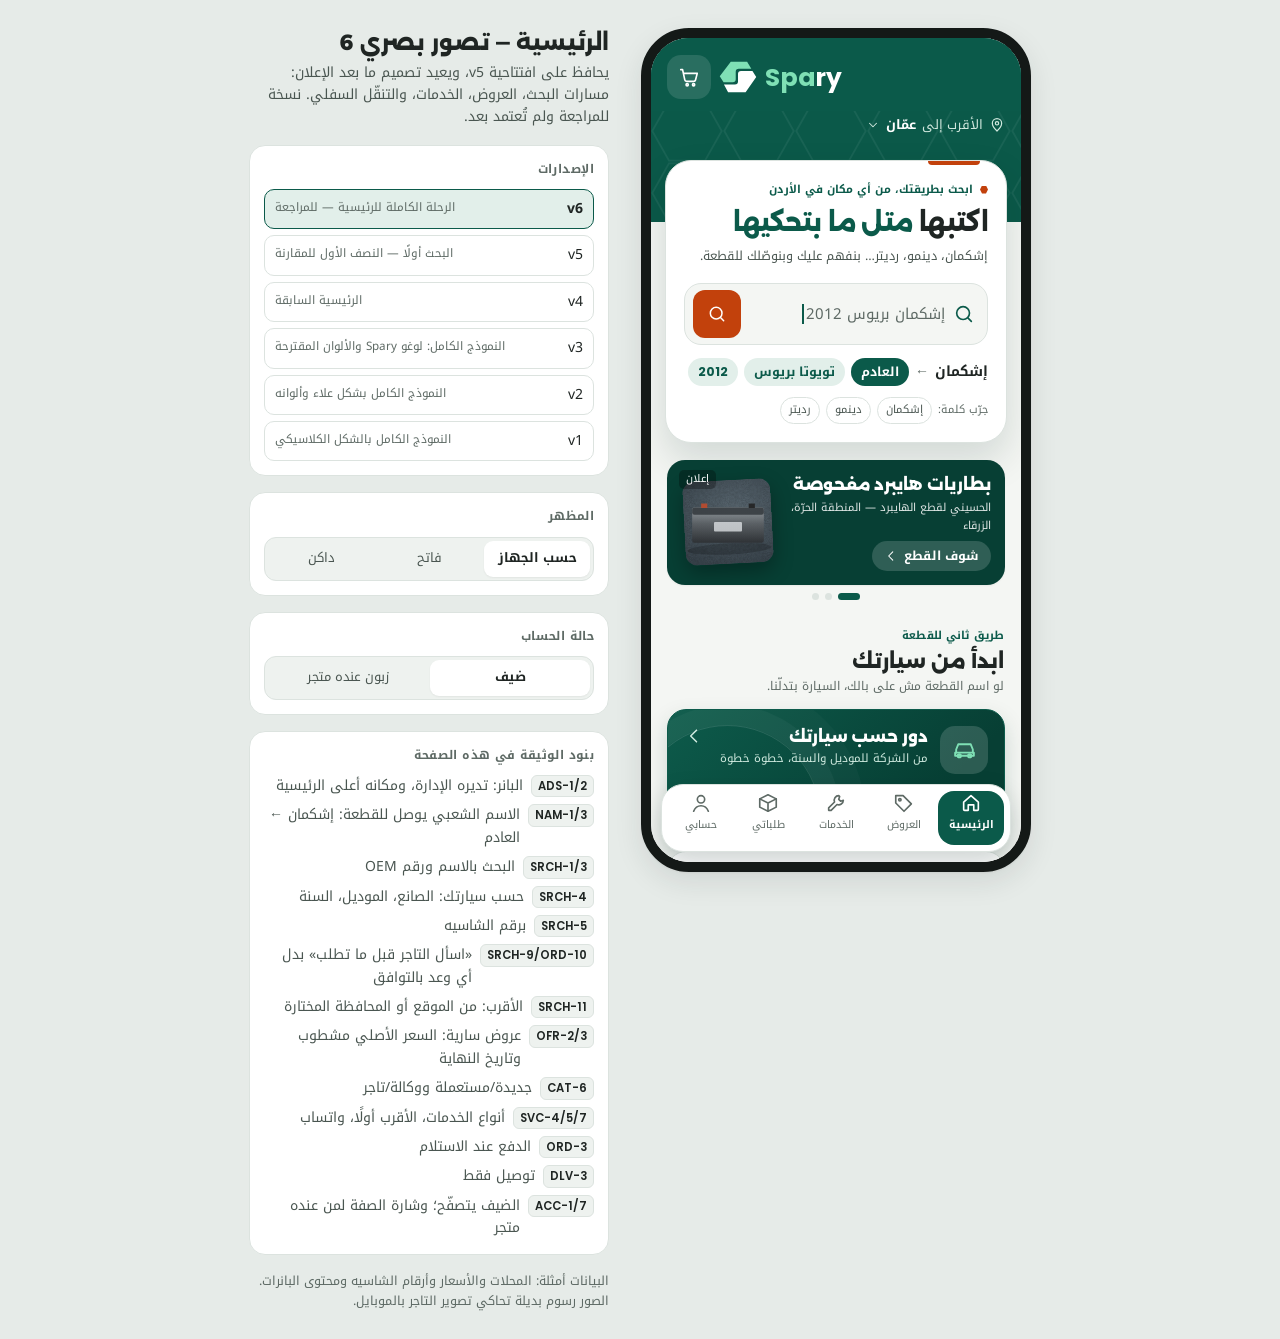
<file: versions/v6-home-concept.html>
<!doctype html>
<html lang="ar" dir="rtl">
<head>
<meta charset="utf-8">
<meta name="viewport" content="width=device-width, initial-scale=1, viewport-fit=cover">
<title>تطبيق زبون سوق القطع</title>
<meta name="claude:viewport-fit-sides" content="cover">
<link rel="preconnect" href="https://fonts.googleapis.com">
<link rel="preconnect" href="https://fonts.gstatic.com" crossorigin>
<link rel="stylesheet" href="https://fonts.googleapis.com/css2?family=Alexandria:wght@600;800&family=Noto+Kufi+Arabic:wght@400;500;700&family=Poppins:wght@600;700&display=swap">
<style>
/* Layout: phone home page. A green "workshop band" carries the logo, made of the logo's hex-nut, with the ad banner hanging off its edge;
   the hero is a search that translates Jordanian street names into official part names. Panel beside it: versions, controls, SRS clauses. */
:root{
  --ground:#E6EBE8; --bg:#F4F6F3; --surface:#FFFFFF; --surface-2:#EEF2EF; --line:#DCE3DF;
  --ink:#1F2523; --ink-2:#4A5651; --ink-3:#5E6A65;
  --brand:#0B5A4A; --brand-deep:#073F34; --brand-soft:#E2EFEA; --mint:#7FE0B5;
  --band:#0B5A4A; --band-ink:#FFFFFF; --band-ink-2:#CFE7DD; --hex:rgba(255,255,255,.07);
  --accent:#C2410C; --accent-hover:#A8380A; --accent-ink:#FFFFFF; --accent-soft:#FDEBDF;
  --plate:#E9EDEB; --plate-line:#B9C2BE; --rivet:#9AA5A0;
  --slide-1:#073F34; --slide-2:#1F2523; --slide-3:#7A2E0C; --on-slide:#FFFFFF;
  --on-brand:#FFFFFF; --ok:#1D7348; --scrim:rgba(20,26,24,.5);
  --shadow:0 1px 2px rgba(31,37,35,.06),0 10px 28px rgba(31,37,35,.10); --shadow-xs:0 1px 2px rgba(31,37,35,.06);
  --f-display:"Alexandria","Noto Kufi Arabic",Tahoma,sans-serif;
  --f-body:"Noto Kufi Arabic",Tahoma,sans-serif;
  --f-num:"Poppins","Segoe UI",sans-serif;
}
@media (prefers-color-scheme: dark){:root:not([data-theme="light"]){
  --ground:#0B110F; --bg:#111917; --surface:#18221F; --surface-2:#1F2B28; --line:#2B3834;
  --ink:#E8ECEA; --ink-2:#BCC6C2; --ink-3:#9AA6A1;
  --brand:#3FB58C; --brand-deep:#0B4A3D; --brand-soft:#15342C; --mint:#7FE0B5;
  --band:#0B4A3D; --band-ink:#FFFFFF; --band-ink-2:#BFDDD1; --hex:rgba(255,255,255,.06);
  --accent:#F0793B; --accent-hover:#F59563; --accent-ink:#1B0D05; --accent-soft:#3A2216;
  --plate:#26322F; --plate-line:#3B4A45; --rivet:#5C6B66;
  --slide-1:#0B4A3D; --slide-2:#26302D; --slide-3:#8A3A12; --on-slide:#FFFFFF;
  --on-brand:#062018; --ok:#5CC48C; --scrim:rgba(0,0,0,.62);
  --shadow:0 1px 2px rgba(0,0,0,.35),0 10px 28px rgba(0,0,0,.35); --shadow-xs:0 1px 2px rgba(0,0,0,.3); color-scheme:dark}}
:root[data-theme="dark"]{
  --ground:#0B110F; --bg:#111917; --surface:#18221F; --surface-2:#1F2B28; --line:#2B3834;
  --ink:#E8ECEA; --ink-2:#BCC6C2; --ink-3:#9AA6A1;
  --brand:#3FB58C; --brand-deep:#0B4A3D; --brand-soft:#15342C; --mint:#7FE0B5;
  --band:#0B4A3D; --band-ink:#FFFFFF; --band-ink-2:#BFDDD1; --hex:rgba(255,255,255,.06);
  --accent:#F0793B; --accent-hover:#F59563; --accent-ink:#1B0D05; --accent-soft:#3A2216;
  --plate:#26322F; --plate-line:#3B4A45; --rivet:#5C6B66;
  --slide-1:#0B4A3D; --slide-2:#26302D; --slide-3:#8A3A12; --on-slide:#FFFFFF;
  --on-brand:#062018; --ok:#5CC48C; --scrim:rgba(0,0,0,.62);
  --shadow:0 1px 2px rgba(0,0,0,.35),0 10px 28px rgba(0,0,0,.35); --shadow-xs:0 1px 2px rgba(0,0,0,.3); color-scheme:dark}

*{box-sizing:border-box}
body{background:var(--ground);color:var(--ink);font-family:var(--f-body);font-size:14px;line-height:1.6;
  padding-left:max(16px,env(safe-area-inset-left,0px));padding-right:max(16px,env(safe-area-inset-right,0px));padding-block:20px}
button,input,select{font:inherit;color:inherit}
button{cursor:pointer}
:focus-visible{outline:2px solid var(--brand);outline-offset:2px}
.num{font-family:var(--f-num);font-variant-numeric:tabular-nums}
.ltr{direction:ltr;unicode-bidi:isolate}

/* stage + panel */
.stage{display:grid;grid-template-columns:auto minmax(280px,360px);gap:32px;justify-content:center;align-items:start;max-width:1100px;margin:0 auto}
.device{width:390px;max-width:100%;height:844px;border:10px solid #141917;border-radius:48px;overflow:hidden;position:relative;background:var(--bg);box-shadow:var(--shadow)}
@media (max-width:860px){.stage{grid-template-columns:minmax(0,1fr);justify-items:center}.panel{width:100%;max-width:430px}}
@media (max-width:480px){.device{border:0;border-radius:20px;width:100%;height:calc(100dvh - 40px);min-height:600px}}
.panel{display:flex;flex-direction:column;gap:16px;min-width:0}
.panel h1{font-family:var(--f-display);font-size:22px;font-weight:800;margin:0;line-height:1.35;text-wrap:balance}
.panel p{margin:0}
.pbox{background:var(--surface);border:1px solid var(--line);border-radius:16px;padding:14px;display:flex;flex-direction:column;gap:10px;min-width:0}
.pbox h2{font-size:12px;letter-spacing:.03em;color:var(--ink-3);margin:0;font-weight:700}
.vers{display:flex;flex-direction:column;gap:6px;margin:0;padding:0;list-style:none}
.vers a,.vers span{display:flex;justify-content:space-between;gap:8px;padding:8px 10px;border-radius:10px;border:1px solid var(--line);color:var(--ink);text-decoration:none}
.vers a:hover{border-color:var(--brand)}
.vers .cur{background:var(--brand-soft);border-color:var(--brand);font-weight:700}
.vers small{color:var(--ink-3);font-weight:400}
.seg{display:flex;background:var(--surface-2);border:1px solid var(--line);border-radius:12px;padding:3px;gap:2px}
.seg button{flex:1;border:0;background:transparent;border-radius:9px;min-height:36px;font-size:13px;color:var(--ink-2)}
.seg button[aria-pressed=true]{background:var(--surface);color:var(--ink);font-weight:700;box-shadow:var(--shadow-xs)}
.refs{display:flex;flex-direction:column;gap:7px;margin:0;padding:0;list-style:none}
.refs li{display:grid;grid-template-columns:auto 1fr;gap:8px;align-items:baseline}
.refs code{font-family:var(--f-num);font-size:11.5px;font-weight:600;background:var(--surface-2);border:1px solid var(--line);border-radius:6px;padding:1px 6px;direction:ltr;white-space:nowrap}
.refs span{color:var(--ink-2);min-width:0}
.pnote{font-size:12.5px;color:var(--ink-3)}

/* app */
.app{height:100%;position:relative;background:var(--bg);display:flex;flex-direction:column}
.scroll{flex:1;overflow-y:auto;overscroll-behavior:contain;min-height:0;padding-bottom:104px;scrollbar-width:none}
.scroll::-webkit-scrollbar{display:none}

/* the band */
.band{background-color:var(--band);color:var(--band-ink);padding:0 16px 70px;position:relative;
  background-image:url("data:image/svg+xml,%3Csvg xmlns='http://www.w3.org/2000/svg' width='56' height='48' viewBox='0 0 56 48'%3E%3Cpath d='M14 1h28l13 23-13 23H14L1 24z' fill='none' stroke='white' stroke-width='1.4'/%3E%3C/svg%3E");
  background-size:56px 48px;background-blend-mode:normal}
.band::after{content:"";position:absolute;inset:0;background:var(--band);opacity:.9;pointer-events:none}
.band > *{position:relative;z-index:1}
.hdr{position:sticky;top:0;z-index:5;display:flex;align-items:center;gap:8px;padding:14px 16px 10px;margin:0 -16px;background:var(--band)}
.logo{display:flex;align-items:center;gap:8px;direction:ltr;flex:1}
.logo .wm{font-family:var(--f-num);font-weight:700;font-size:25px;letter-spacing:-.01em;color:var(--mint);line-height:1}
.logo .wm b{color:var(--band-ink);font-weight:700}
.ibtn{width:44px;height:44px;border-radius:14px;border:0;background:rgba(255,255,255,.12);color:var(--band-ink);display:grid;place-items:center;position:relative;flex:none}
.ibtn:hover{background:rgba(255,255,255,.2)}
.ibtn .dot{position:absolute;top:-3px;inset-inline-end:-3px;min-width:20px;height:20px;border-radius:10px;background:var(--accent);color:var(--accent-ink);font:700 11px/20px var(--f-num);padding:0 5px;border:2px solid var(--band)}
.rolepill{display:flex;align-items:center;gap:6px;height:38px;padding:0 12px;border-radius:999px;border:1px solid rgba(255,255,255,.3);background:rgba(255,255,255,.12);color:var(--band-ink);font-weight:700;font-size:13px}
.loc{display:flex;align-items:center;gap:6px;border:0;background:none;color:var(--band-ink-2);padding:4px 0 0;font-size:13px}
.loc b{color:var(--band-ink)}

/* banner hanging off the band */
.bnr{margin:-58px 16px 0;position:relative;z-index:2}
.bnr-track{display:flex;overflow-x:auto;scroll-snap-type:x mandatory;border-radius:22px;box-shadow:var(--shadow);scrollbar-width:none}
.bnr-track::-webkit-scrollbar{display:none}
.slide{flex:0 0 100%;scroll-snap-align:start;min-height:148px;display:grid;grid-template-columns:minmax(0,1fr) 120px;gap:10px;align-items:center;padding:16px;color:var(--on-slide);position:relative;border:0;text-align:start}
.slide .st1{display:block;font-family:var(--f-display);font-weight:800;font-size:19px;line-height:1.35;margin:0 0 4px;text-wrap:balance}
.slide .st2{display:block;margin:0;font-size:12.5px;opacity:.88}
.slide .cta{display:inline-flex;align-items:center;gap:6px;margin-top:10px;font-weight:700;font-size:12.5px;background:rgba(255,255,255,.16);padding:5px 12px;border-radius:999px}
.slide img{width:120px;height:110px;object-fit:cover;border-radius:16px;transform:rotate(-4deg);box-shadow:0 8px 20px rgba(0,0,0,.3)}
.slide .ad{position:absolute;top:10px;inset-inline-end:12px;font-size:10.5px;background:rgba(0,0,0,.28);padding:1px 7px;border-radius:5px;z-index:1}
.dots{display:flex;justify-content:center;gap:6px;padding:10px 0 0}
.dots button{width:7px;height:7px;border-radius:4px;border:0;padding:0;background:var(--line);transition:width .25s}
.dots button[aria-current=true]{width:22px;background:var(--brand)}

/* hero search */
.sec{padding:22px 16px 0}
.hero-t{font-family:var(--f-display);font-weight:800;font-size:26px;line-height:1.3;margin:0;text-wrap:balance}
.hero-t em{font-style:normal;color:var(--brand)}
.hero-s{margin:4px 0 14px;color:var(--ink-2)}
.sbox{display:flex;align-items:center;gap:8px;background:var(--surface);border:2px solid var(--line);border-radius:20px;padding:6px 6px 6px 8px;box-shadow:var(--shadow-xs);position:relative;transition:border-color .2s}
.sbox:focus-within{border-color:var(--brand)}
.sbox > svg{flex:none;color:var(--brand);margin-inline-start:6px}
.sfield{position:relative;flex:1;min-width:0;height:44px}
.sfield input{position:absolute;inset:0;width:100%;border:0;background:transparent;outline:none;font-size:15px;color:var(--ink)}
.ghost{position:absolute;inset:0;display:flex;align-items:center;font-size:15px;color:var(--ink-3);pointer-events:none;white-space:nowrap;overflow:hidden}
.ghost i{display:inline-block;width:2px;height:20px;background:var(--brand);margin-inline-start:2px;animation:blink 1s steps(1) infinite}
@keyframes blink{50%{opacity:0}}
.sgo{width:48px;height:48px;flex:none;border:0;background:var(--accent);color:var(--accent-ink);display:grid;place-items:center;clip-path:polygon(25% 3%,75% 3%,100% 50%,75% 97%,25% 97%,0 50%)}
.sgo:hover{background:var(--accent-hover)}
.xl8{display:flex;flex-wrap:wrap;align-items:center;gap:6px;min-height:36px;margin-top:10px}
.xl8 .said{font-weight:700;color:var(--ink)}
.xl8 .arr{color:var(--ink-3)}
.pill{display:inline-flex;align-items:center;gap:4px;height:28px;padding:0 10px;border-radius:999px;font-size:12.5px;font-weight:700;white-space:nowrap}
.pill.part{background:var(--brand);color:var(--on-brand)}
.pill.car{background:var(--brand-soft);color:var(--brand)}
.pill.oem{background:var(--surface-2);color:var(--ink);border:1px solid var(--line);font-family:var(--f-num)}
.xl8 .lbl{font-size:12px;color:var(--ink-3)}
@media (prefers-reduced-motion:no-preference){.xl8 > *{animation:pop .35s ease-out both}.xl8 > *:nth-child(2){animation-delay:.06s}.xl8 > *:nth-child(3){animation-delay:.12s}.xl8 > *:nth-child(4){animation-delay:.18s}.xl8 > *:nth-child(5){animation-delay:.24s}
  @keyframes pop{from{opacity:0;transform:translateY(6px) scale(.96)}}}
.go-row{display:flex;justify-content:flex-end}
.go-row button{border:0;background:none;color:var(--brand);font-weight:700;padding:6px 0}

/* entry tiles */
.tiles{display:grid;grid-template-columns:1fr 1fr;gap:10px;padding:16px 16px 0}
.tile{display:flex;flex-direction:column;align-items:flex-start;gap:8px;padding:14px;background:var(--surface);border:1px solid var(--line);border-radius:20px;text-align:start;min-width:0;box-shadow:var(--shadow-xs)}
.tile:hover{border-color:var(--brand)}
.hexi{width:42px;height:38px;display:grid;place-items:center;background:var(--brand-soft);color:var(--brand);clip-path:polygon(25% 0,75% 0,100% 50%,75% 100%,25% 100%,0 50%)}
.tile b{font-size:15px;line-height:1.3}
.tile .sub{font-size:12px;color:var(--ink-3);line-height:1.4}
.makes{display:flex;gap:4px;flex-wrap:wrap}
.makes span{font-size:11px;padding:1px 7px;border-radius:999px;background:var(--surface-2);border:1px solid var(--line);color:var(--ink-2)}
.plate{width:100%;background:var(--plate);border:1px solid var(--plate-line);border-radius:8px;padding:6px 18px;position:relative;direction:ltr;font-family:ui-monospace,"Cascadia Mono",Consolas,monospace;font-size:11.5px;letter-spacing:.09em;color:var(--ink);white-space:nowrap;overflow:hidden}
.plate::before,.plate::after{content:"";position:absolute;top:50%;width:6px;height:6px;margin-top:-3px;border-radius:50%;background:var(--rivet)}
.plate::before{left:6px}.plate::after{right:6px}
.plate small{display:block;font-size:8.5px;letter-spacing:.2em;color:var(--ink-3)}
.plate .rest{color:var(--ink-3)}

/* trust strip */
.trust{display:grid;grid-template-columns:repeat(3,minmax(0,1fr));gap:8px;padding:16px 16px 0}
.trust div{display:flex;flex-direction:column;align-items:center;text-align:center;gap:4px;font-size:11.5px;font-weight:700;color:var(--ink-2);padding:10px 4px;border-radius:14px;background:var(--surface-2)}
.trust svg{color:var(--brand)}

/* section heads */
.sh{display:flex;align-items:baseline;justify-content:space-between;gap:8px;padding:26px 16px 10px}
.sh h2{font-family:var(--f-display);font-weight:800;font-size:19px;margin:0;display:flex;align-items:center;gap:8px}
.sh h2::before{content:"";width:10px;height:9px;background:var(--brand);clip-path:polygon(25% 0,75% 0,100% 50%,75% 100%,25% 100%,0 50%);flex:none}
.sh button{border:0;background:none;color:var(--brand);font-weight:700;font-size:13px;padding:6px 0}
.rail{display:flex;gap:12px;overflow-x:auto;padding:0 16px 6px;scroll-snap-type:x proximity;scrollbar-width:none}
.rail::-webkit-scrollbar{display:none}

/* offer card with a hanging price tag */
.oc{flex:0 0 178px;scroll-snap-align:start;display:flex;flex-direction:column;gap:8px;padding:8px;background:var(--surface);border:1px solid var(--line);border-radius:20px;box-shadow:var(--shadow-xs);min-width:0}
.oc-open{display:flex;flex-direction:column;gap:5px;border:0;background:none;padding:0;text-align:start;min-width:0}
.oc-img{position:relative;border-radius:14px;overflow:hidden;aspect-ratio:1;background:var(--surface-2)}
.oc-img img{width:100%;height:100%;object-fit:cover;display:block}
.tag{position:absolute;top:10px;inset-inline-start:-2px;background:var(--accent);color:var(--accent-ink);font:700 13px/1 var(--f-num);padding:7px 16px 7px 10px;
  clip-path:polygon(0 0,100% 0,calc(100% - 9px) 50%,100% 100%,0 100%)}
[dir=rtl] .tag{clip-path:polygon(0 0,100% 0,100% 100%,0 100%,9px 50%);padding:7px 10px 7px 16px}
.pills{display:flex;gap:4px;flex-wrap:wrap}
.pills span{font-size:10.5px;font-weight:700;padding:1px 7px;border-radius:999px;background:var(--surface-2);color:var(--ink-2)}
.pills .new{background:var(--brand-soft);color:var(--brand)}
.oc .t{font-weight:700;font-size:13.5px;line-height:1.45;display:-webkit-box;-webkit-line-clamp:2;-webkit-box-orient:vertical;overflow:hidden}
.oc .fit{font-size:11.5px;color:var(--ink-3);white-space:nowrap;overflow:hidden;text-overflow:ellipsis}
.pr{display:flex;align-items:baseline;gap:6px;flex-wrap:wrap}
.pr b{font:700 18px/1 var(--f-num);color:var(--ink)}
.pr small{font-size:11px;color:var(--ink-3)}
.pr s{font:500 12px var(--f-num);color:var(--ink-3)}
.ends{font-size:11.5px;color:var(--accent);font-weight:700;display:flex;align-items:center;gap:4px}
.seller{font-size:11.5px;color:var(--ink-2);display:flex;align-items:center;gap:4px;min-width:0;white-space:nowrap;overflow:hidden;text-overflow:ellipsis}
.seller .st{color:#D99A00;display:inline-flex}
.add{min-height:40px;border-radius:14px;border:0;background:var(--accent);color:var(--accent-ink);font-weight:700;font-size:13px;display:flex;align-items:center;justify-content:center;gap:6px}
.add:hover{background:var(--accent-hover)}
.add.in{background:var(--brand-soft);color:var(--brand)}

/* services */
.types{display:flex;gap:10px;overflow-x:auto;padding:0 16px 4px;scrollbar-width:none}
.types::-webkit-scrollbar{display:none}
.type{flex:none;width:72px;display:flex;flex-direction:column;align-items:center;gap:6px;border:0;background:none;padding:0;font-size:11.5px;color:var(--ink-2);text-align:center;line-height:1.3}
.type span:first-child{width:56px;height:52px;display:grid;place-items:center;background:var(--surface);border:1px solid var(--line);color:var(--brand);clip-path:polygon(25% 0,75% 0,100% 50%,75% 100%,25% 100%,0 50%)}
.svcs{display:flex;flex-direction:column;gap:10px;padding:12px 16px 0}
.sc{display:grid;grid-template-columns:60px minmax(0,1fr) auto;gap:12px;align-items:center;padding:10px;background:var(--surface);border:1px solid var(--line);border-radius:20px;box-shadow:var(--shadow-xs)}
.sc img{width:60px;height:60px;border-radius:14px;object-fit:cover;display:block}
.sc b{display:block;font-size:14px}
.sc .m{font-size:12px;color:var(--ink-3)}
.wa{min-height:40px;padding:0 12px;border-radius:14px;border:0;background:var(--brand);color:var(--on-brand);font-weight:700;font-size:12.5px;display:flex;align-items:center;gap:6px}

/* floating bottom nav */
.nav{position:absolute;inset-inline:12px;bottom:12px;display:grid;grid-template-columns:repeat(5,1fr);background:var(--surface);border:1px solid var(--line);border-radius:24px;padding:6px;box-shadow:var(--shadow);z-index:10}
.nav button{border:0;background:none;display:flex;flex-direction:column;align-items:center;gap:2px;min-height:52px;font-size:11px;color:var(--ink-3);border-radius:18px}
.nav button[aria-current=page]{color:var(--brand);font-weight:700;background:var(--brand-soft)}

.toast{position:absolute;inset-inline:16px;bottom:96px;background:var(--ink);color:var(--bg);padding:12px 14px;border-radius:14px;font-size:13.5px;z-index:20;box-shadow:var(--shadow)}
.sr{position:absolute;width:1px;height:1px;overflow:hidden;clip:rect(0 0 0 0)}

/* v5 concept: make the local-language search the first impression. The ad remains near the top. */
.band{padding-bottom:86px;background-size:72px 62px}
.band::after{opacity:.94}
.hdr{padding-top:17px;padding-bottom:12px}
.sec{position:relative;z-index:2;margin:-62px 14px 0;padding:20px 18px 18px;background:var(--surface);border:1px solid var(--line);border-radius:26px;box-shadow:0 18px 38px rgba(9,43,33,.14)}
.sec::before{content:"";position:absolute;top:0;inset-inline-start:26px;width:52px;height:4px;border-radius:0 0 5px 5px;background:var(--accent)}
.hero-kicker{display:flex;align-items:center;gap:7px;margin-bottom:8px;color:var(--brand);font-size:11px;font-weight:700}
.hero-kicker::before{content:"";width:8px;height:8px;background:var(--accent);clip-path:polygon(25% 0,75% 0,100% 50%,75% 100%,25% 100%,0 50%)}
.hero-t{font-size:25px;line-height:1.35;letter-spacing:-.025em}
.hero-s{margin:6px 0 16px;font-size:12.5px;line-height:1.65}
.sbox{border-width:1px;border-color:var(--line);background:var(--bg);border-radius:17px;box-shadow:none}
.sbox:focus-within{border-color:var(--brand);box-shadow:0 0 0 3px var(--brand-soft)}
.sgo{border-radius:12px;clip-path:none}
.xl8{min-height:36px;margin-top:9px}
.demo{display:flex;align-items:center;gap:6px;flex-wrap:wrap;margin-top:7px;font-size:11px;color:var(--ink-3)}
.demo button{border:1px solid var(--line);background:var(--surface);color:var(--ink-2);border-radius:999px;padding:3px 8px;font-size:11px;min-height:27px}
.demo button:hover{border-color:var(--brand);color:var(--brand)}
.bnr{margin:17px 16px 0}
.bnr-track{border-radius:18px;box-shadow:var(--shadow-xs)}
.slide{min-height:125px;grid-template-columns:minmax(0,1fr) 91px;padding:13px 14px}
.slide .st1{font-size:16px}
.slide .st2{font-size:11px}
.slide .cta{margin-top:6px}
.slide img{width:88px;height:84px;border-radius:12px;transform:rotate(-3deg)}
.dots{padding-top:8px}
.tiles{padding-top:17px}
.trust{padding-top:12px}
@media(max-width:360px){.hero-t{font-size:23px}.sec{padding-inline:15px}.slide{grid-template-columns:minmax(0,1fr) 76px}.slide img{width:74px;height:76px}}
@media(prefers-reduced-motion:reduce){.ghost i{animation:none}}

/* v6: the lower half uses two clear search paths, editorial offers, and a service route. */
.entry-head{padding:27px 17px 0}
.entry-head .eyebrow{display:block;color:var(--brand);font-size:11px;font-weight:700;letter-spacing:.01em}
.entry-head h2{font:800 20px/1.45 var(--f-display);margin:3px 0 0}
.entry-head p{font-size:12px;color:var(--ink-3);margin:1px 0 0}
.tiles{display:grid;grid-template-columns:1fr;gap:10px;padding:12px 16px 0}
.tile{position:relative;overflow:hidden;min-height:94px;display:grid;grid-template-columns:auto minmax(0,1fr) auto;align-items:center;gap:12px;padding:16px;border-radius:19px;text-align:start}
.tile:hover{transform:translateY(-1px)}
.tile-icon{width:48px;height:48px;display:grid;place-items:center;flex:none;border-radius:15px;background:var(--brand-soft);color:var(--brand)}
.tile-copy{display:flex;flex-direction:column;min-width:0;gap:2px}
.tile-copy b{font:800 16px/1.4 var(--f-display)}
.tile-copy small{font-size:11.5px;line-height:1.5;color:var(--ink-3)}
.tile-arrow{color:var(--brand);display:grid;place-items:center}
.car-tile{min-height:132px;align-items:start;background:linear-gradient(135deg,#0D5B4B,#073F34 76%);border-color:#0D5B4B;color:#fff;box-shadow:0 10px 22px rgba(6,60,48,.17)}
.car-tile::after{content:"";position:absolute;inset-inline-end:-34px;bottom:-72px;width:185px;height:185px;border:1px solid rgba(255,255,255,.12);border-radius:50%;box-shadow:0 0 0 20px rgba(255,255,255,.035),0 0 0 45px rgba(255,255,255,.025);pointer-events:none}
.car-tile .tile-icon{background:rgba(255,255,255,.15);color:var(--mint)}
.car-tile .tile-copy small,.car-tile .tile-arrow{color:#CEE9DE}
.car-tile .steps{grid-column:2 / 4;display:flex;gap:5px;flex-wrap:wrap;margin-top:-2px;z-index:1}
.car-tile .steps span{border:1px solid rgba(255,255,255,.22);background:rgba(255,255,255,.09);border-radius:999px;padding:2px 9px;font-size:10.5px;color:#F0FFF8}
.vin-tile{background:var(--surface);grid-template-columns:auto minmax(0,1fr) 112px}
.vin-tile .plate{padding:7px 12px;width:112px;font-size:8.5px;line-height:1.4;letter-spacing:0}
.vin-tile .plate small{font-size:7px}
.vin-tile .tile-icon{background:var(--surface-2)}
.vin-tile .tile-copy b{font-size:14.5px}
.trust{padding-top:13px}
.trust div{background:transparent;border:1px solid var(--line);font-size:10.5px;border-radius:12px;min-height:68px;justify-content:center}
.sh{padding-top:29px}
.sh h2{font-size:20px}
.rail{gap:10px;padding-bottom:10px}
.oc{flex-basis:202px;padding:8px 8px 10px;gap:7px;border-radius:19px}
.oc-img{aspect-ratio:1.2;border-radius:13px}
.oc .t{font-size:14px;line-height:1.5}
.oc .fit{font-size:11px}
.oc .pr b{font-size:20px}
.oc .seller{font-size:11px}
.oc .add{border-radius:12px;min-height:42px}
.road-callout{position:relative;overflow:hidden;margin:27px 16px 0;padding:19px 18px 20px;border-radius:22px;background:linear-gradient(116deg,#262C29 0%,#15241F 75%);color:#fff;min-height:168px}
.road-callout::before{content:"";position:absolute;inset-inline-end:-60px;top:-78px;width:250px;height:250px;border:2px dashed rgba(127,224,181,.26);border-radius:50%;box-shadow:0 0 0 29px rgba(127,224,181,.035),0 0 0 59px rgba(127,224,181,.025);pointer-events:none}
.road-callout .road-pin{position:absolute;inset-inline-end:35px;top:40px;width:58px;height:58px;border-radius:18px;display:grid;place-items:center;background:var(--accent);color:var(--accent-ink);transform:rotate(-9deg);box-shadow:0 9px 22px rgba(0,0,0,.25)}
.road-callout .road-pin svg{transform:rotate(9deg)}
.road-callout .road-kicker{display:block;font-size:10.5px;color:var(--mint);font-weight:700;letter-spacing:.02em}
.road-callout h2{font:800 18px/1.4 var(--f-display);margin:3px 0 2px;max-width:215px;position:relative}
.road-callout p{font-size:11.5px;color:#D0DDD6;line-height:1.6;max-width:245px;margin:0 0 11px;position:relative}
.road-callout button{position:relative;z-index:1;border:0;border-radius:999px;background:#E9F5EF;color:#0B4A3D;font-weight:700;font-size:11.5px;min-height:35px;padding:0 13px}
.road-callout + .sh{padding-top:23px}
.types{gap:8px;padding-bottom:8px}
.type{width:76px;gap:7px;font-size:11px}
.type span:first-child{width:56px;height:52px;border-radius:16px;clip-path:none;background:var(--brand-soft);border:1px solid transparent}
.type:hover span:first-child{border-color:var(--brand)}
.svcs{gap:9px;padding-top:9px}
.sc{grid-template-columns:48px minmax(0,1fr) auto;gap:10px;padding:11px;border-radius:17px}
.service-icon{width:48px;height:48px;border-radius:14px;display:grid;place-items:center;background:var(--surface-2);color:var(--brand)}
.sc b{font-size:13px;line-height:1.5}
.sc .m{font-size:10.5px;line-height:1.45}
.service-area{display:flex;align-items:center;gap:2px;color:var(--ink-3);font-size:10px;margin-top:3px}
.wa{border-radius:12px;padding:0 9px;font-size:11.5px;min-height:39px}
.nav{inset-inline:10px;bottom:10px;gap:2px;border-radius:22px;padding:6px;background:var(--surface);box-shadow:0 12px 27px rgba(4,33,25,.19);border:1px solid var(--line)}
.nav button{min-height:54px;border-radius:16px;font-size:10.5px;gap:3px}
.nav button[aria-current=page]{background:var(--brand);color:var(--on-brand)}
@media(max-width:360px){.vin-tile{grid-template-columns:auto minmax(0,1fr)}.vin-tile .plate{grid-column:2;width:100%}.road-callout .road-pin{inset-inline-end:19px;width:47px;height:47px}.road-callout h2{max-width:185px}}
</style>
</head>
<body>
<div class="stage">
  <div class="device"><div class="app" id="app" dir="rtl" lang="ar"></div></div>
  <aside class="panel" id="panel" aria-label="لوحة المعاينة"></aside>
</div>
<script>
/* ---------- icons (stroke, currentColor) ---------- */
const P = {
  search:'<circle cx="11" cy="11" r="7"/><path d="m20 20-3.5-3.5"/>',
  cart:'<path d="M3 4h2l2.4 11.2a2 2 0 0 0 2 1.6h7.7a2 2 0 0 0 2-1.5L21 8H6"/><circle cx="10" cy="20.5" r="1.2"/><circle cx="17" cy="20.5" r="1.2"/>',
  back:'<path d="M9 5l7 7-7 7"/>', chev:'<path d="M15 5l-7 7 7 7"/>', down:'<path d="m6 9 6 6 6-6"/>',
  home:'<path d="M4 11 12 4l8 7v8a1 1 0 0 1-1 1h-4v-6h-6v6H5a1 1 0 0 1-1-1z"/>',
  tag:'<path d="M3 12V4h8l9 9-8 8z"/><circle cx="7.5" cy="8.5" r="1.3"/>',
  wrench:'<path d="M15 4a5 5 0 0 0-4.6 6.9L4 17.3V20h2.7l6.4-6.4A5 5 0 0 0 20 9l-3 1-2-2 1-3z"/>',
  box:'<path d="M3 7.5 12 3l9 4.5v9L12 21l-9-4.5z"/><path d="M3 7.5 12 12l9-4.5M12 12v9"/>',
  user:'<circle cx="12" cy="8" r="4"/><path d="M4 21c1.5-4 4.5-6 8-6s6.5 2 8 6"/>',
  star:'<path fill="currentColor" stroke="none" d="M12 3.5l2.6 5.3 5.9.9-4.3 4.1 1 5.8L12 16.9l-5.2 2.7 1-5.8-4.3-4.1 5.9-.9z"/>',
  phone:'<path d="M5 4h4l2 5-2.5 1.5a11 11 0 0 0 5 5L15 13l5 2v4a2 2 0 0 1-2 2A16 16 0 0 1 3 6a2 2 0 0 1 2-2"/>',
  truck:'<path d="M3 6h11v10H3zM14 9h4l3 3v4h-7"/><circle cx="7" cy="17.5" r="1.8"/><circle cx="17" cy="17.5" r="1.8"/>',
  filter:'<path d="M4 6h16M7 12h10M10 18h4"/>', sort:'<path d="M7 4v16M4 7l3-3 3 3M17 20V4M14 17l3 3 3-3"/>',
  check:'<path d="m5 12 5 5 9-10"/>', x:'<path d="M6 6l12 12M18 6 6 18"/>', upload:'<path d="M12 16V4M7 9l5-5 5 5M4 20h16"/>',
  chat:'<path d="M4 20l1.3-4A8 8 0 1 1 8 19z"/><path d="M9 10.5c.5 2 2 3.5 4.5 4.5"/>',
  pin:'<path d="M12 21s-7-6.2-7-11.5a7 7 0 0 1 14 0C19 14.8 12 21 12 21z"/><circle cx="12" cy="9.5" r="2.5"/>',
  alert:'<path d="M12 3 2 20h20z"/><path d="M12 10v4M12 17h.01"/>', info:'<circle cx="12" cy="12" r="9"/><path d="M12 11v5M12 8h.01"/>',
  store:'<path d="M4 9l1.5-5h13L20 9M4 9v11h16V9M4 9h16M9 20v-6h6v6"/>', clock:'<circle cx="12" cy="12" r="9"/><path d="M12 7v5l3 2"/>',
  globe:'<circle cx="12" cy="12" r="9"/><path d="M3 12h18M12 3c3 3.5 3 14.5 0 18M12 3c-3 3.5-3 14.5 0 18"/>',
  help:'<circle cx="12" cy="12" r="9"/><path d="M9.5 9.5a2.5 2.5 0 1 1 3.5 2.3c-.7.3-1 .9-1 1.7M12 17h.01"/>',
  car:'<path d="M4 15v-3l2-5h12l2 5v3"/><path d="M3 15h18v3H3z"/><circle cx="7" cy="18" r="1.6"/><circle cx="17" cy="18" r="1.6"/>',
  vin:'<path d="M4 5v14M7 5v14M10 5v14M14 5v14M16 5v14M20 5v14"/>', swap:'<path d="M7 4 3 8l4 4M3 8h14M17 20l4-4-4-4M21 16H7"/>',
  shield:'<path d="M12 3 4 6v6c0 5 3.5 8 8 9 4.5-1 8-4 8-9V6z"/>', logout:'<path d="M14 4h5v16h-5M10 8l-4 4 4 4M6 12h10"/>',
  trash:'<path d="M4 7h16M9 7V4h6v3M6 7l1 13h10l1-13"/>', ret:'<path d="M9 14 4 9l5-5"/><path d="M4 9h10a6 6 0 0 1 0 12h-3"/>',
  doc:'<path d="M6 3h8l4 4v14H6z"/><path d="M14 3v4h4"/>', heavy:'<path d="M8 8a4 4 0 1 1 8 0M5 9h14l2 12H3z"/>',
  plus:'<path d="M12 5v14M5 12h14"/>', supply:'<path d="M3 7h13v10H3zM16 10h3l2 3v4h-5"/><path d="M7 11h5"/>',
};
const ic = (n, s=22, extra='') => `<svg width="${s}" height="${s}" viewBox="0 0 24 24" fill="none" stroke="currentColor" stroke-width="1.8" stroke-linecap="round" stroke-linejoin="round" aria-hidden="true" ${extra}>${P[n]||''}</svg>`;

/* ---------- photo-like placeholders: phone shots of real parts on a bench ---------- */
const BG = { concrete:['#9A9B96','#62645F'], wood:['#A47C52','#5E4429'], card:['#CDB287','#95784D'], shop:['#61707A','#36414A'], tile:['#DAD8D1','#A9A69E'], night:['#3B4650','#1C232A'] };
const SH = {
  pads:'<path d="M105 105q95-42 190 0v52q-95-30-190 0z" fill="url(#m)"/><path d="M118 168q82-34 164 0v44q-82-24-164 0z" fill="#2b2b2b"/><path d="M105 157q95-30 190 0" stroke="#c9ccce" stroke-width="3" fill="none"/>',
  exhaust:'<rect x="40" y="146" width="96" height="18" rx="9" fill="url(#m)"/><rect x="118" y="112" width="176" height="86" rx="43" fill="url(#m)"/><rect x="286" y="140" width="84" height="16" rx="8" fill="#5b5f62"/><path d="M140 125h130" stroke="#d6d9db" stroke-width="3" opacity=".6"/>',
  headlight:'<path d="M80 112q130-46 242 8l-22 92q-116 22-208-10z" fill="#1d2226"/><circle cx="165" cy="160" r="36" fill="#dfe7ec" opacity=".85"/><circle cx="250" cy="156" r="27" fill="#cfd8de" opacity=".8"/><path d="M95 205q100 18 200 0" stroke="#e58b2a" stroke-width="7"/>',
  alt:'<circle cx="208" cy="152" r="82" fill="url(#m)"/><circle cx="208" cy="152" r="46" fill="#3e4245"/><path d="M168 152h80M208 112v80M180 124l56 56M236 124l-56 56" stroke="#7d8286" stroke-width="5"/><circle cx="110" cy="152" r="22" fill="#2a2d30"/>',
  radiator:'<rect x="66" y="78" width="268" height="152" rx="6" fill="#2d3134"/><g stroke="#8a9095" stroke-width="2">' + Array.from({length:30},(_,i)=>`<path d="M${76+i*8.5} 86v136"/>`).join('') + '</g><rect x="60" y="70" width="18" height="168" rx="4" fill="#575c60"/><rect x="322" y="70" width="18" height="168" rx="4" fill="#575c60"/>',
  bumper:'<path d="M36 138q164-64 328 0v54q-164 42-328 0z" fill="#26292b"/><path d="M110 176h180" stroke="#4a4e51" stroke-width="10" stroke-linecap="round"/>',
  hybatt:'<rect x="72" y="98" width="256" height="126" rx="8" fill="url(#m)"/><rect x="72" y="98" width="256" height="26" rx="8" fill="#3b4044"/><rect x="104" y="84" width="22" height="16" fill="#b94a2c"/><rect x="274" y="84" width="22" height="16" fill="#222"/><rect x="150" y="150" width="100" height="34" rx="4" fill="#e6e9eb" opacity=".8"/>',
  mirror:'<path d="M120 90h170q30 0 30 30v72q0 30-30 30H152q-42 0-52-42z" fill="#1f2326"/><path d="M134 104h150q20 0 20 20v62q0 20-20 20H160q-30 0-38-32z" fill="#a9bac4" opacity=".8"/>',
  filter:'<rect x="150" y="82" width="100" height="150" rx="14" fill="#0f4b8a"/><g stroke="#2c6db0" stroke-width="4">' + Array.from({length:9},(_,i)=>`<path d="M${158+i*10.5} 96v122"/>`).join('') + '</g><rect x="146" y="74" width="108" height="22" rx="8" fill="#55595c"/>',
  shock:'<rect x="186" y="34" width="28" height="228" rx="12" fill="url(#m)"/><path d="M168 70l64 16-64 16 64 16-64 16 64 16-64 16 64 16" stroke="#c0392b" stroke-width="7" fill="none" stroke-linejoin="round"/>',
  compressor:'<rect x="112" y="108" width="190" height="104" rx="42" fill="url(#m)"/><circle cx="108" cy="160" r="40" fill="#2d3033"/><circle cx="108" cy="160" r="14" fill="#7a7f83"/>',
  store:'<rect x="0" y="0" width="400" height="300" fill="#2b3238" opacity=".35"/><g>' + Array.from({length:4},(_,r)=>`<rect x="20" y="${30+r*66}" width="360" height="6" fill="#d8d2c4"/>` + Array.from({length:7},(_,c)=>`<rect x="${28+c*51}" y="${6+r*66}" width="42" height="${18+((r*7+c)%3)*4}" fill="${['#c96b2c','#2f5d8a','#d9b44a','#6c7a84','#a23b2a'][(r+c)%5]}" opacity=".9"/>`).join('')).join('') + '</g>',
};
const _img = {};
function img(kind, bg='concrete', seed=1){
  const k = kind+bg+seed; if (_img[k]) return _img[k];
  const [a,b] = BG[bg]||BG.concrete, rot = ((seed*37)%13)-6;
  const shape = SH[kind] ? `<g transform="rotate(${rot} 200 150)">${SH[kind]}</g>` :
    `<g transform="translate(130,80) scale(5.8)" fill="none" stroke="#fff" stroke-width="1.5" stroke-linecap="round" stroke-linejoin="round" opacity=".92">${P[kind]||P.wrench}</g>`;
  const svg = `<svg xmlns="http://www.w3.org/2000/svg" viewBox="0 0 400 300"><defs><radialGradient id="g" cx="${40+seed*7%30}%" cy="35%" r="85%"><stop offset="0" stop-color="${a}"/><stop offset="1" stop-color="${b}"/></radialGradient><linearGradient id="m" x1="0" y1="0" x2="0" y2="1"><stop offset="0" stop-color="#9aa0a4"/><stop offset=".45" stop-color="#5c6165"/><stop offset="1" stop-color="#2c2f32"/></linearGradient><filter id="n"><feTurbulence type="fractalNoise" baseFrequency=".85" numOctaves="2" seed="${seed}"/><feColorMatrix values="0 0 0 0 0 0 0 0 0 0 0 0 0 0 0 0 0 0 .32 0"/></filter></defs><rect width="400" height="300" fill="url(#g)"/><rect width="400" height="300" filter="url(#n)"/><ellipse cx="200" cy="246" rx="150" ry="20" fill="#000" opacity=".22"/>${shape}<rect width="400" height="300" fill="url(#g)" opacity=".08"/></svg>`;
  return _img[k] = 'data:image/svg+xml;charset=utf-8,' + encodeURIComponent(svg);
}

/* ---------- reference data (examples for the prototype) ---------- */
const GOVS = ['عمّان','الزرقاء','إربد','البلقاء','مادبا','الكرك','المفرق','جرش','عجلون','الطفيلة','معان','العقبة'];
const NAMES = [
  {id:'pads_f', name:'فحمات الفرامل الأمامية', alt:['فحمات بريك','تيل فرامل','بريك قدام','فحمات'], img:'pads'},
  {id:'pads_r', name:'فحمات الفرامل الخلفية', alt:['فحمات بريك خلفي','تيل فرامل خلفي','فحمات'], img:'pads'},
  {id:'exhaust', name:'العادم', alt:['إشكمان','اشكمان','شكمان','اكزوز'], img:'exhaust'},
  {id:'alt', name:'مولّد الكهرباء', alt:['دينمو','دينامو'], img:'alt'},
  {id:'shock', name:'ممتصّ الصدمات الأمامي', alt:['مساعد','مساعدات','مساعد قدام'], img:'shock'},
  {id:'radiator', name:'مشعّ التبريد', alt:['رديتر','راديتر'], img:'radiator'},
  {id:'headlight', name:'المصباح الأمامي', alt:['ضو','ضو قدام','فانوس','ضوء أمامي'], img:'headlight'},
  {id:'bumper', name:'الصدّام الأمامي', alt:['دعامية','صدام'], img:'bumper'},
  {id:'hybatt', name:'بطارية الهايبرد', alt:['بطارية هايبرد','هايبرد'], img:'hybatt'},
  {id:'mirror', name:'المرآة الجانبية', alt:['مراية','مرايه'], img:'mirror'},
  {id:'filter', name:'فلتر الزيت', alt:['فلتر زيت'], img:'filter'},
  {id:'compressor', name:'ضاغط المكيّف', alt:['كمبروسر','كمبريسور'], img:'compressor'},
];
const MAKES = [
  {id:'hyundai', name:'هيونداي', models:[{id:'avante',name:'أفانتي',alt:['افانتي','النترا','إلنترا','avante','elantra']},{id:'sonata',name:'سوناتا',alt:['sonata','سوناتا هايبرد']},{id:'tucson',name:'توسان',alt:['tucson']}]},
  {id:'kia', name:'كيا', models:[{id:'cerato',name:'سيراتو',alt:['cerato','k3']},{id:'optima',name:'أوبتيما',alt:['اوبتيما','optima','k5']},{id:'rio',name:'ريو',alt:['rio']}]},
  {id:'toyota', name:'تويوتا', models:[{id:'prius',name:'بريوس',alt:['prius','بريس']},{id:'corolla',name:'كورولا',alt:['corolla','كرولا']},{id:'camry',name:'كامري',alt:['camry']}]},
  {id:'ford', name:'فورد', models:[{id:'fusion',name:'فيوجن',alt:['fusion']}]},
  {id:'mitsubishi', name:'ميتسوبيشي', models:[{id:'lancer',name:'لانسر',alt:['lancer']}]},
  {id:'nissan', name:'نيسان', models:[{id:'sunny',name:'صني',alt:['sunny']}]},
];
const TR = {
  nash:{name:'مركز النشامى لقطع الكوري', area:'عمّان — رأس العين', gov:'عمّان', rating:4.6, count:128, phone:'079 000 1184', free:100, km:3.2},
  saleem:{name:'قطع غيار أبو سليم', area:'عمّان — ماركا', gov:'عمّان', rating:4.8, count:212, phone:'078 000 2290', free:150, km:7.5},
  husseini:{name:'الحسيني لقطع الهايبرد', area:'الزرقاء — المنطقة الحرّة', gov:'الزرقاء', rating:4.3, count:76, phone:'077 000 3352', free:null, km:18.4},
  amana:{name:'الأمانة للقطع اليابانية', area:'سحاب — المدينة الصناعية', gov:'عمّان', rating:4.5, count:91, phone:'079 000 4417', free:120, km:13.9},
  shamal:{name:'مستودع الشمال للمستعمل', area:'إربد — شارع الثلاثين', gov:'إربد', rating:4.1, count:39, phone:'078 000 5536', free:null, km:71},
};
const W_NONE = 'بلا كفالة';
const L = [
  {id:1, n:'pads_f', g:'pads-avante', tr:'nash', cond:'new', auth:'agency', origin:'كوريا', brand:'Hyundai Mobis', oem:'58101-3XA30', mk:'hyundai', md:'avante', cars:'هيونداي أفانتي 2011–2015', price:22, war:'6 أشهر', feat:true, bg:'tile', days:9, desc:'فحمات أمامية أصلية من الوكالة، علبة مغلقة. تركب على أفانتي MD بمحرّك 1.6 و1.8.'},
  {id:2, n:'pads_f', g:'pads-avante', tr:'saleem', cond:'new', auth:'trader', origin:'كوريا', brand:'Sangsin', oem:'58101-3XA30', mk:'hyundai', md:'avante', cars:'هيونداي أفانتي 2011–2015', price:13.5, offer:{price:11, ends:'31 تشرين الأول', pct:19, days:2}, war:'3 أشهر', bg:'wood', days:4, desc:'فحمات تجارية كورية، بديل مطابق لرقم الوكالة.'},
  {id:3, n:'pads_f', g:'pads-avante', tr:'amana', cond:'new', auth:'trader', origin:'الصين', brand:'Hi-Q', oem:'58101-3XA30', mk:'hyundai', md:'avante', cars:'هيونداي أفانتي 2011–2015', price:12, war:'شهر', bg:'card', days:12, desc:'بديل اقتصادي مطابق لرقم الوكالة.'},
  {id:4, n:'pads_f', g:'pads-prius', tr:'amana', cond:'new', auth:'agency', origin:'اليابان', brand:'Toyota', oem:'04465-47070', mk:'toyota', md:'prius', cars:'تويوتا بريوس 2010–2015', price:29, war:'6 أشهر', bg:'tile', days:20, desc:'فحمات أمامية وكالة لبريوس الجيل الثالث.'},
  {id:5, n:'exhaust', g:'exhaust-prius', tr:'husseini', cond:'used', auth:'agency', origin:'اليابان', brand:'Toyota', oem:'', mk:'toyota', md:'prius', cars:'تويوتا بريوس 2010–2015', price:35, war:W_NONE, bg:'concrete', days:6, desc:'عادم خلفي مستعمل بحالة جيدة، بلا ثقوب. الكفالة: بلا كفالة. التطابق: بريوس الجيل الثالث فقط. الصور للقطعة نفسها.'},
  {id:6, n:'hybatt', g:'hybatt-prius', tr:'husseini', cond:'used', auth:'agency', origin:'اليابان', brand:'Toyota', oem:'G9280-47031', mk:'toyota', md:'prius', cars:'تويوتا بريوس 2010–2015', price:380, war:'شهر', feat:true, special:true, bg:'shop', days:3, desc:'بطارية هايبرد مستعملة، فُحصت الخلايا كلها. الكفالة: شهر من الاستلام. التطابق: بريوس 2010–2015. الصور للبطارية نفسها.'},
  {id:7, n:'hybatt', g:'hybatt-prius', tr:'amana', cond:'used', auth:'agency', origin:'اليابان', brand:'Toyota', oem:'', mk:'toyota', md:'prius', cars:'تويوتا بريوس 2010–2015', price:360, war:'أسبوعان', special:true, bg:'concrete', days:15, desc:'بطارية هايبرد مستعملة. الكفالة: أسبوعان. التطابق: بريوس الجيل الثالث. الصور للبطارية نفسها.'},
  {id:8, n:'headlight', g:'head-cerato', tr:'shamal', cond:'used', auth:'agency', origin:'كوريا', brand:'Kia', oem:'', mk:'kia', md:'cerato', cars:'كيا سيراتو 2014–2016', price:45, war:W_NONE, bg:'wood', days:5, desc:'ضو أمامي يمين مستعمل، العدسة سليمة وفيه خدش خفيف بالحامل. الكفالة: بلا كفالة. التطابق: سيراتو K3. الصور للقطعة نفسها.'},
  {id:9, n:'headlight', g:'head-cerato', tr:'nash', cond:'new', auth:'trader', origin:'تايوان', brand:'Depo', oem:'92102-A7020', mk:'kia', md:'cerato', cars:'كيا سيراتو 2014–2016', price:68, offer:{price:59, ends:'2 تشرين الثاني', pct:13, days:1}, war:'6 أشهر', bg:'tile', days:2, desc:'ضو أمامي يمين جديد تجاري، تايواني.'},
  {id:10, n:'alt', g:'alt-sonata', tr:'saleem', cond:'used', auth:'agency', origin:'كوريا', brand:'Mando', oem:'', mk:'hyundai', md:'sonata', cars:'هيونداي سوناتا 2011–2014', price:55, war:'أسبوعان', bg:'concrete', days:8, desc:'دينمو مستعمل مفحوص على الجهاز. الكفالة: أسبوعان. التطابق: سوناتا بنزين 2.4. الصور للقطعة نفسها.'},
  {id:11, n:'radiator', g:'rad-corolla', tr:'amana', cond:'new', auth:'trader', origin:'اليابان', brand:'Koyorad', oem:'16400-0T040', mk:'toyota', md:'corolla', cars:'تويوتا كورولا 2014–2018', price:48, war:'6 أشهر', bg:'card', days:11, desc:'رديتر جديد ياباني لكورولا.'},
  {id:12, n:'bumper', g:'bumper-avante', tr:'nash', cond:'new', auth:'trader', origin:'تايوان', brand:'TYG', oem:'86511-3X000', mk:'hyundai', md:'avante', cars:'هيونداي أفانتي 2011–2013', price:39, war:W_NONE, special:true, bg:'shop', days:7, desc:'دعامية أمامية جديدة بلا دهان.'},
  {id:13, n:'shock', g:'shock-avante', tr:'saleem', cond:'new', auth:'trader', origin:'اليابان', brand:'KYB', oem:'54651-3X100', mk:'hyundai', md:'avante', cars:'هيونداي أفانتي 2011–2015', price:31, offer:{price:26.5, ends:'5 تشرين الثاني', pct:15, days:3}, war:'سنة', bg:'wood', days:3, desc:'مساعد أمامي يسار ياباني.'},
  {id:14, n:'filter', g:'filter-hy', tr:'nash', cond:'new', auth:'agency', origin:'كوريا', brand:'Hyundai Mobis', oem:'26300-35505', mk:'hyundai', md:'avante', cars:'هيونداي أفانتي، سوناتا، كيا سيراتو', price:3.5, war:W_NONE, bg:'tile', days:30, desc:'فلتر زيت وكالة.'},
  {id:15, n:'compressor', g:'comp-sonata', tr:'husseini', cond:'used', auth:'agency', origin:'كوريا', brand:'Hyundai', oem:'', mk:'hyundai', md:'sonata', cars:'هيونداي سوناتا هايبرد 2011–2015', price:140, war:'شهر', bg:'night', days:10, desc:'كمبروسر مكيف كهربائي مستعمل. الكفالة: شهر. التطابق: سوناتا هايبرد فقط. الصور للقطعة نفسها.'},
  {id:16, n:'mirror', g:'mirror-camry', tr:'shamal', cond:'used', auth:'agency', origin:'اليابان', brand:'Toyota', oem:'', mk:'toyota', md:'camry', cars:'تويوتا كامري 2012–2014', price:28, war:W_NONE, bg:'concrete', days:14, desc:'مراية يسار مستعملة، الزجاج سليم والطي الكهربائي يعمل. الكفالة: بلا كفالة. الصور للقطعة نفسها.'},
  {id:17, n:'shock', g:'shock-avante', tr:'amana', cond:'new', auth:'trader', origin:'اليابان', brand:'KYB', oem:'54651-3X100', mk:'hyundai', md:'avante', cars:'هيونداي أفانتي 2011–2015', price:29, war:'سنة', bg:'card', days:6, desc:'مساعد أمامي يسار ياباني.'},
  {id:18, n:'shock', g:'shock-avante', tr:'nash', cond:'new', auth:'trader', origin:'كوريا', brand:'Mando', oem:'54651-3X100', mk:'hyundai', md:'avante', cars:'هيونداي أفانتي 2011–2015', price:33.5, war:'6 أشهر', bg:'tile', days:9, desc:'مساعد أمامي يسار كوري.'},
];
const SVC_TYPES = ['ونش وسحب سيارات','سطحة بين المحافظات','كراج ميكانيك','كهربائي سيارات','تكييف','بنشر وإطارات وبلانص','بطاريات وتشغيل على الطريق','سمكرة ودهان','زجاج وتظليل','غسيل وتلميع','تنظيف داخلي','فحص قبل الشراء','برمجة مفاتيح','كاميرات وأنظمة صوت','تغيير زيت متنقّل','تأمين','معاملات ترخيص','تأجير سيارات','شراء سيارات حوادث','عُدد صناعية'];
const SVCS = [
  {id:1, name:'ونش أبو خليل', type:'ونش وسحب سيارات', gov:'عمّان', area:'طبربور', km:2.1, icon:'truck', bg:'night', info:'سحب داخل عمّان على مدار الساعة.', text:'نوصل خلال 30 دقيقة داخل عمّان الشرقية. السحب للكراج أو للبيت.'},
  {id:2, name:'بنشر الوحدات 24 ساعة', type:'بنشر وإطارات وبلانص', gov:'عمّان', area:'الوحدات', km:4.8, icon:'wrench', bg:'shop', info:'تبديل كوشوك، ترصيص، بلانص.', text:'مفتوح 24 ساعة. خدمة متنقّلة للبيت بأجرة إضافية.'},
  {id:3, name:'غسيل وتلميع النخبة', type:'غسيل وتلميع', gov:'عمّان', area:'خلدا', km:6.3, icon:'car', bg:'tile', info:'غسيل خارجي وداخلي وتلميع.', text:'مواعيد من 8 الصبح لـ 10 المسا.'},
  {id:4, name:'كراج المهندس للهايبرد', type:'كراج ميكانيك', gov:'الزرقاء', area:'الزرقاء الجديدة', km:15.2, icon:'wrench', bg:'concrete', info:'فحص وصيانة سيارات الهايبرد.', text:'فحص بطارية الهايبرد بالجهاز. صيانة بريوس وسوناتا وفيوجن.'},
  {id:5, name:'كهربائي أبو رامي', type:'كهربائي سيارات', gov:'مادبا', area:'وسط البلد', km:29.5, icon:'alert', bg:'wood', info:'كهرباء وكمبيوتر سيارات.', text:'فحص كمبيوتر وتصليح دينمو وسلف.'},
  {id:6, name:'سطحة الشمال', type:'سطحة بين المحافظات', gov:'إربد', area:'إربد', km:72, icon:'truck', bg:'card', info:'نقل سيارات بين المحافظات.', text:'من إربد لكل المحافظات، ومن وإلى العقبة بحجز مسبق.'},
];
const PERSONAS = {
  guest:{label:'ضيف — لم يسجّل الدخول', logged:false, caps:[]},
  customer:{label:'زبون فقط', logged:true, caps:[]},
  pending:{label:'زبون + طلب متجر قيد المراجعة', logged:true, caps:[{t:'store', st:'pending'}]},
  rejected:{label:'زبون + طلب متجر مرفوض', logged:true, caps:[{t:'store', st:'rejected'}]},
  trader:{label:'زبون + تاجر مقبول', logged:true, caps:[{t:'store', st:'active'}]},
  multi:{label:'زبون + تاجر + مورّد', logged:true, caps:[{t:'store', st:'active'},{t:'supplier', st:'active'}]},
  supplier:{label:'زبون + مورّد فقط', logged:true, caps:[{t:'supplier', st:'active'}]},
};
const ME = {name:'محمد العمري', phone:'079 000 4821', store:'قطع غيار الريّان', storeArea:'الزرقاء — الهاشمية', supplier:'مؤسسة الرواد للتوريد'};

/* ---------- home v4: helpers shared with the full prototype ---------- */
Object.assign(P, {
  bolt:'<path d="M13 3 5 14h6l-1 7 8-11h-6z"/>', battery:'<rect x="3" y="7" width="16" height="10" rx="2"/><path d="M21 10v4M7 10v4M11 10v4"/>',
  key:'<circle cx="8" cy="15" r="4"/><path d="m11 12 9-9M17 6l3 3M15 8l2 2"/>', drop:'<path d="M12 3s6 6.5 6 11a6 6 0 0 1-12 0c0-4.5 6-11 6-11z"/>',
  cash:'<rect x="3" y="6" width="18" height="12" rx="2"/><circle cx="12" cy="12" r="2.5"/><path d="M6.5 9.5h.01M17.5 14.5h.01"/>',
});
const esc = s => String(s).replace(/[&<>"']/g, c => ({'&':'&amp;','<':'&lt;','>':'&gt;','"':'&quot;',"'":'&#39;'}[c]));
const nm = id => NAMES.find(x => x.id === id);
const lp = l => l.offer ? l.offer.price : l.price;
const norm = s => String(s).toLowerCase().replace(/[ًٌٍَُِّْـ]/g, '').replace(/[أإآ]/g, 'ا').replace(/ة/g, 'ه').replace(/ى/g, 'ي').replace(/\s+/g, ' ').trim();
const makeOf = id => MAKES.find(m => m.id === id);
const modelOf = (mk, md) => makeOf(mk)?.models.find(m => m.id === md);
const carName = (mk, md) => [makeOf(mk)?.name, modelOf(mk, md)?.name].filter(Boolean).join(' ');
function parse(text){
  const t = ' ' + norm(text) + ' ', r = {text, part:null, typed:null, amb:[], mk:null, md:null, year:null, oem:null};
  let best = 0, hits = [];
  NAMES.forEach(x => [x.name, ...x.alt].forEach(al => { const n = norm(al); if (n.length >= 2 && (n.length > 3 ? t.includes(n) : t.includes(' ' + n + ' '))){ if (n.length > best){ best = n.length; hits = [[x.id, al]]; } else if (n.length === best && !hits.some(h => h[0] === x.id)) hits.push([x.id, al]); } }));
  if (hits.length === 1){ r.part = hits[0][0]; r.typed = hits[0][1]; } else if (hits.length > 1){ r.amb = hits.map(h => h[0]); r.typed = hits[0][1]; }
  MAKES.forEach(m => { if (t.includes(norm(m.name))) r.mk = m.id; m.models.forEach(md => [md.name, ...md.alt].forEach(al => { if (t.includes(' ' + norm(al) + ' ')){ r.mk = m.id; r.md = md.id; } })); });
  const y = text.match(/\b(19[89]\d|20[0-2]\d)\b/); if (y) r.year = +y[1];
  const o = text.match(/\b[A-Z0-9]{4,6}-[A-Z0-9]{3,6}\b/i); if (o) r.oem = o[0].toUpperCase();
  return r;
}

/* ---------- state ---------- */
const H = { persona:'guest', theme:'auto', cart:[], slide:0, loc:'عمّان', typing:true, toast:null };
const SOON = 'هالصفحة بتنصمّم بعد ما تعتمد الرئيسية';
let toastT;
function toast(msg){ H.toast = msg; paintToast(); clearTimeout(toastT); toastT = setTimeout(() => { H.toast = null; paintToast(); }, 2600); }
function paintToast(){ const app = document.getElementById('app'); app.querySelector('.toast')?.remove(); if (H.toast) app.insertAdjacentHTML('beforeend', `<div class="toast" role="status">${H.toast}</div>`); }

/* ---------- pieces ---------- */
const LOGO = `<span class="logo" role="img" aria-label="Spary"><svg width="38" height="32" viewBox="0 0 100 84" aria-hidden="true"><path fill="#7FE0B5" d="M2 40 L31 2 H74 L85 20 H52 Q44 20 44 28 V48 Q44 56 36 56 H12 Z"/><path fill="#FFFFFF" d="M98 42 L70 82 H24 L13 62 H42 Q50 62 50 54 V34 Q50 26 58 26 H88 Z"/></svg><span class="wm" aria-hidden="true">Spa<b>ry</b></span></span>`;
const SLIDES = [
  {cls:'--slide-1', t:'بطاريات هايبرد مفحوصة', s:'الحسيني لقطع الهايبرد — المنطقة الحرّة، الزرقاء', cta:'شوف القطع', im:img('hybatt','shop',41)},
  {cls:'--slide-2', t:'فحمات أفانتي بـ 11 دينار', s:'عرض قطع غيار أبو سليم حتى 31 تشرين الأول', cta:'شوف العرض', im:img('pads','wood',3)},
  {cls:'--slide-3', t:'ونش 24 ساعة جوّا عمّان', s:'ونش أبو خليل — طبربور', cta:'تواصل معه', im:img('truck','night',5)},
];
const TYPES = [['ونش وسحب سيارات','ونش','truck'],['بنشر وإطارات وبلانص','بنشر','wrench'],['كراج ميكانيك','كراج','wrench'],['كهربائي سيارات','كهربائي','bolt'],['بطاريات وتشغيل على الطريق','بطاريات','battery'],['غسيل وتلميع','غسيل','drop'],['سطحة بين المحافظات','سطحة','truck'],['برمجة مفاتيح','مفاتيح','key']];
const EXAMPLES = ['إشكمان بريوس 2012', 'دينمو سوناتا', 'رديتر كورولا 2016', 'ضو سيراتو', '58101-3XA30'];
const daysTxt = d => d === 1 ? 'ينتهي خلال يوم' : d === 2 ? 'ينتهي خلال يومين' : `ينتهي خلال ${d} أيام`;

function xl8(r, live){
  if (!r || !r.text.trim()) return '';
  const out = [];
  if (r.part){ if (norm(r.typed) !== norm(nm(r.part).name)) out.push(`<span class="said">${esc(r.typed)}</span><span class="arr" aria-hidden="true">←</span>`); out.push(`<span class="pill part">${nm(r.part).name}</span>`); }
  else if (r.amb.length){ out.push(`<span class="said">${esc(r.typed)}</span><span class="arr" aria-hidden="true">←</span><span class="lbl">أمامية ولا خلفية؟</span>`); r.amb.forEach(id => out.push(`<span class="pill car">${nm(id).name}</span>`)); }
  if (r.mk) out.push(`<span class="pill car">${carName(r.mk, r.md)}</span>`);
  if (r.year) out.push(`<span class="pill car num">${r.year}</span>`);
  if (r.oem) out.push(`<span class="lbl">رقم OEM</span><span class="pill oem ltr">${r.oem}</span>`);
  if (!out.length && live) out.push(`<span class="lbl">ما عرفنا الاسم بعد. جرّب اسمًا ثانيًا للقطعة أو رقم OEM.</span>`);
  return out.join('');
}
function offerCard(l){
  const t = TR[l.tr], N = nm(l.n), inC = H.cart.includes(l.id);
  return `<article class="oc"><button class="oc-open" data-h="soon">
    <div class="oc-img"><img alt="صورة ${N.name} كما صوّرها التاجر" src="${img(N.img, l.bg, l.id + 1)}"><span class="tag ltr">−${l.offer.pct}%</span></div>
    <div class="pills"><span class="${l.cond === 'new' ? 'new' : ''}">${l.cond === 'new' ? 'جديدة' : 'مستعملة'}</span><span>${l.auth === 'agency' ? 'قطعة وكالة' : 'قطعة تاجر'}</span></div>
    <span class="t">${N.name}</span><span class="fit">${l.cars}</span>
    <span class="pr"><b>${l.offer.price.toFixed(2)}</b><small>د.أ</small><s>${l.price.toFixed(2)}</s></span>
    <span class="ends">${ic('clock',13)} ${daysTxt(l.offer.days)}</span>
    <span class="seller">${ic('store',13)} ${t.name} · <span class="st">${ic('star',12)}</span><span class="num">${t.rating.toFixed(1)}</span></span></button>
    <button class="add ${inC ? 'in' : ''}" data-h="add|${l.id}">${inC ? `${ic('check',16)} في السلة` : `${ic('cart',16)} أضف للسلة`}</button></article>`;
}
function svcCard(s){
  return `<div class="sc"><span class="service-icon" aria-hidden="true">${ic(s.icon,23)}</span><button data-h="soon" style="border:0;background:none;padding:0;text-align:start;min-width:0"><b>${s.name}</b><span class="m">${s.type}</span><span class="service-area">${ic('pin',12)} ${s.area}، ${s.gov}</span></button>
    <button class="wa" data-h="wa|${s.id}" aria-label="تواصل عبر واتساب مع ${s.name}">${ic('chat',16)} واتساب</button></div>`;
}

/* ---------- render ---------- */
function render(){
  const app = document.getElementById('app');
  const offers = L.filter(l => l.offer).sort((x, y) => x.offer.days - y.offer.days);
  const near = SVCS.filter(s => s.gov === H.loc).concat(SVCS.filter(s => s.gov !== H.loc)).slice(0, 2);
  app.innerHTML = `<div class="scroll" id="scroll">
    <div class="band">
      <header class="hdr">${LOGO}${H.persona === 'multi' ? `<button class="rolepill" data-h="role">${ic('swap',16)} أتسوّق لنفسي ${ic('down',14)}</button>` : ''}
        <button class="ibtn" data-h="soon" aria-label="السلة، ${H.cart.length} قطع">${ic('cart')}${H.cart.length ? `<span class="dot">${H.cart.length}</span>` : ''}</button></header>
      <button class="loc" data-h="loc">${ic('pin',16)} الأقرب إلى <b>${H.loc}</b> ${ic('down',14)}</button>
    </div>
    <section class="sec" aria-labelledby="hero-t">
      <div class="hero-kicker">ابحث بطريقتك، من أي مكان في الأردن</div>
      <h1 class="hero-t" id="hero-t">اكتبها <em>متل ما بتحكيها</em></h1>
      <p class="hero-s">إشكمان، دينمو، رديتر… بنفهم عليك وبنوصّلك للقطعة.</p>
      <form class="sbox" id="sform" role="search">${ic('search',22)}
        <div class="sfield"><input id="q" type="search" autocomplete="off" aria-label="ابحث باسم القطعة أو اسمها الشعبي أو رقم OEM"><div class="ghost" id="ghost" aria-hidden="true"></div></div>
        <button class="sgo" type="submit" aria-label="ابحث">${ic('search',20)}</button></form>
      <div class="xl8" id="xl8"></div>
      <div class="demo" aria-label="أمثلة للبحث">جرّب كلمة: <button type="button" data-h="demo|إشكمان">إشكمان</button><button type="button" data-h="demo|دينمو">دينمو</button><button type="button" data-h="demo|رديتر">رديتر</button></div>
    </section>
    <section class="bnr" aria-label="إعلانات">
      <div class="bnr-track" id="bnr">${SLIDES.map((s, i) => `<button class="slide" style="background:var(${s.cls})" data-h="soon" aria-label="إعلان ${i + 1} من ${SLIDES.length}: ${s.t}"><span class="ad">إعلان</span><span><span class="st1">${s.t}</span><span class="st2">${s.s}</span><span class="cta">${s.cta} ${ic('chev',14)}</span></span><img alt="" src="${s.im}"></button>`).join('')}</div>
      <div class="dots">${SLIDES.map((_, i) => `<button data-h="dot|${i}" aria-label="الإعلان ${i + 1}" ${i === H.slide ? 'aria-current="true"' : ''}></button>`).join('')}</div>
    </section>
    <div class="entry-head"><span class="eyebrow">طريق ثاني للقطعة</span><h2>ابدأ من سيارتك</h2><p>لو اسم القطعة مش على بالك، السيارة بتدلّنا.</p></div>
    <div class="tiles">
      <button class="tile car-tile" data-h="soon"><span class="tile-icon">${ic('car',25)}</span><span class="tile-copy"><b>دور حسب سيارتك</b><small>من الشركة للموديل والسنة، خطوة خطوة</small></span><span class="tile-arrow">${ic('chev',20)}</span><span class="steps"><span>01 الصانع</span><span>02 الموديل</span><span>03 السنة</span></span></button>
      <button class="tile vin-tile" data-h="soon"><span class="tile-icon">${ic('vin',23)}</span><span class="tile-copy"><b>معك رقم الشاسيه؟</b><small>17 خانة من رخصة سيارتك</small></span><span class="plate"><small>VIN / رقم الشاسيه</small>KMHDH41EB<span class="rest">DU468213</span></span></button>
    </div>
    <div class="trust"><div>${ic('cash',22)}الدفع عند الاستلام</div><div>${ic('truck',22)}توصيل لباب البيت</div><div>${ic('phone',22)}اسأل التاجر قبل ما تطلب</div></div>
    <div class="sh"><h2>عروض سارية</h2><button data-h="soon">كل العروض ←</button></div>
    <div class="rail">${offers.map(offerCard).join('')}</div>
    <section class="road-callout" aria-labelledby="road-title"><span class="road-pin" aria-hidden="true">${ic('truck',30)}</span><span class="road-kicker">لما تحتاج مساعدة على الطريق</span><h2 id="road-title">السيارة وقفت؟<br>ابدأ من القريب منك.</h2><p>ونش، بنشر، وتشغيل بطارية حسب منطقتك.</p><button type="button" data-h="road">شوف خدمات الطريق ←</button></section>
    <div class="sh" id="near-svcs"><h2>خدمات حواليك</h2><button data-h="soon">كل الخدمات ←</button></div>
    <div class="types">${TYPES.map(([full, short, icon]) => `<button class="type" data-h="soon" aria-label="${full}"><span>${ic(icon,22)}</span><span>${short}</span></button>`).join('')}</div>
    <div class="svcs">${near.map(svcCard).join('')}</div>
  </div>
  <nav class="nav" aria-label="التنقّل الرئيسي">${[['home','الرئيسية'],['tag','العروض'],['wrench','الخدمات'],['box','طلباتي'],['user','حسابي']].map(([i, l], k) => `<button ${k === 0 ? 'aria-current="page"' : 'data-h="soon"'}>${ic(i)}<span>${l}</span></button>`).join('')}</nav>`;
  paintToast(); wire(); panel();
}

/* ---------- the translating search ---------- */
let loopT, loopOn = false;
const sleep = ms => new Promise(r => { loopT = setTimeout(r, ms); });
const reduce = matchMedia('(prefers-reduced-motion: reduce)').matches;
async function loop(){
  if (loopOn) return; loopOn = true;
  const g = document.getElementById('ghost'), x = document.getElementById('xl8');
  if (reduce){ g.innerHTML = esc(EXAMPLES[0]); x.innerHTML = xl8(parse(EXAMPLES[0])); return; }
  for (let k = 0; H.typing; k = (k + 1) % EXAMPLES.length){
    const ex = EXAMPLES[k];
    for (let i = 1; i <= ex.length && H.typing; i++){ g.innerHTML = esc(ex.slice(0, i)) + '<i></i>'; await sleep(75); }
    if (!H.typing) break;
    x.innerHTML = xl8(parse(ex)); await sleep(2300);
    for (let i = ex.length; i >= 0 && H.typing; i--){ g.innerHTML = esc(ex.slice(0, i)) + '<i></i>'; await sleep(22); }
    x.innerHTML = ''; await sleep(350);
  }
  loopOn = false;
}
function wire(){
  const q = document.getElementById('q'), g = document.getElementById('ghost'), x = document.getElementById('xl8');
  const stop = () => { H.typing = false; clearTimeout(loopT); loopOn = false; g.innerHTML = ''; };
  q.addEventListener('focus', () => { stop(); x.setAttribute('aria-live', 'polite'); x.innerHTML = xl8(parse(q.value), true); if (!q.value) g.innerHTML = 'اسم القطعة، اسمها الشعبي، أو رقم OEM'; });
  q.addEventListener('input', () => { g.innerHTML = q.value ? '' : 'اسم القطعة، اسمها الشعبي، أو رقم OEM'; x.innerHTML = xl8(parse(q.value), true); });
  q.addEventListener('blur', () => { if (!q.value.trim()){ x.removeAttribute('aria-live'); x.innerHTML = ''; H.typing = true; setTimeout(() => { if (H.typing && document.activeElement !== q) loop(); }, 900); } });
  document.getElementById('sform').addEventListener('submit', e => { e.preventDefault(); q.value.trim() ? toast('صفحة النتائج ' + SOON.replace('هالصفحة ', '')) : q.focus(); });
  const tr = document.getElementById('bnr');
  tr.addEventListener('scroll', () => { const i = Math.round(Math.abs(tr.scrollLeft) / tr.clientWidth); if (i !== H.slide){ H.slide = i; document.querySelectorAll('.dots button').forEach((d, k) => d.toggleAttribute('aria-current', k === i)); } }, {passive:true});
  if (H.typing) loop();
}
function goSlide(i){ const tr = document.getElementById('bnr'); const dir = getComputedStyle(tr).direction === 'rtl' ? -1 : 1; tr.scrollTo({left: dir * i * tr.clientWidth, behavior: reduce ? 'auto' : 'smooth'}); }
setInterval(() => { if (reduce || document.hidden) return; const tr = document.getElementById('bnr'); if (!tr || tr.matches(':hover')) return; goSlide((H.slide + 1) % SLIDES.length); }, 4800);

/* ---------- actions ---------- */
document.addEventListener('click', e => {
  const el = e.target.closest('[data-h]'); if (!el) return;
  const [act, arg] = el.dataset.h.split('|');
  if (act === 'soon') toast(SOON);
  if (act === 'demo'){ const q = document.getElementById('q'); q.focus(); q.value = arg; q.dispatchEvent(new Event('input', {bubbles:true})); }
  if (act === 'road') document.getElementById('near-svcs')?.scrollIntoView({behavior: reduce ? 'auto' : 'smooth', block:'start'});
  if (act === 'add'){ const id = +arg; if (H.cart.includes(id)) return toast('القطعة بالسلة، وصفحة السلة بتنصمّم بعد الرئيسية');
    H.cart.push(id); const card = el.closest('.oc'); card.outerHTML = offerCard(lst(id)); document.querySelector('.hdr .ibtn').outerHTML = `<button class="ibtn" data-h="soon" aria-label="السلة، ${H.cart.length} قطع">${ic('cart')}<span class="dot">${H.cart.length}</span></button>`; toast('أُضيفت القطعة للسلة'); }
  if (act === 'wa') toast('بيفتح واتساب مع ' + SVCS.find(s => s.id === +arg).name + ' برسالة جاهزة، وفيها موقعك إذا بدك');
  if (act === 'dot') goSlide(+arg);
  if (act === 'loc'){ const i = GOVS.indexOf(H.loc); H.loc = GOVS[(i + 1) % 4]; document.querySelector('.loc b').textContent = H.loc; document.querySelector('.svcs').innerHTML = SVCS.filter(s => s.gov === H.loc).concat(SVCS.filter(s => s.gov !== H.loc)).slice(0, 2).map(svcCard).join(''); toast('بالتطبيق: تسمح بالموقع أو تختار محافظتك. هون بنبدّل بين المحافظات للعرض'); }
  if (act === 'role') toast('قائمة الصفات متل الإصدار 3: أتسوّق لنفسي · أدير متجري · أطلب من مورّد');
  if (act === 'theme'){ H.theme = arg; if (arg === 'auto') delete document.documentElement.dataset.theme; else document.documentElement.dataset.theme = arg; panel(); }
  if (act === 'persona'){ H.persona = arg; H.typing = false; clearTimeout(loopT); loopOn = false; H.typing = true; render(); }
});
const lst = id => L.find(x => x.id === +id);

/* ---------- panel ---------- */
function panel(){
  const VERS = [['v5-home-concept.html','v5','البحث أولًا — النصف الأول للمقارنة'],['v4-home.html','v4','الرئيسية السابقة'],['v3-spary.html','v3','النموذج الكامل: لوغو Spary والألوان المقترحة'],['v2-alaa.html','v2','النموذج الكامل بشكل علاء وألوانه'],['v1-classic.html','v1','النموذج الكامل بالشكل الكلاسيكي']];
  const refs = [['ADS-1/2','البانر: تديره الإدارة، ومكانه أعلى الرئيسية'],['NAM-1/3','الاسم الشعبي يوصل للقطعة: إشكمان ← العادم'],['SRCH-1/3','البحث بالاسم ورقم OEM'],['SRCH-4','حسب سيارتك: الصانع، الموديل، السنة'],['SRCH-5','برقم الشاسيه'],['SRCH-9/ORD-10','«اسأل التاجر قبل ما تطلب» بدل أي وعد بالتوافق'],['SRCH-11','الأقرب: من الموقع أو المحافظة المختارة'],['OFR-2/3','عروض سارية: السعر الأصلي مشطوب وتاريخ النهاية'],['CAT-6','جديدة/مستعملة ووكالة/تاجر'],['SVC-4/5/7','أنواع الخدمات، الأقرب أولًا، واتساب'],['ORD-3','الدفع عند الاستلام'],['DLV-3','توصيل فقط'],['ACC-1/7','الضيف يتصفّح؛ وشارة الصفة لمن عنده متجر']];
  const seg = (act, cur, opts) => `<div class="seg" role="group">${opts.map(([v, l]) => `<button data-h="${act}|${v}" aria-pressed="${cur === v}">${l}</button>`).join('')}</div>`;
  document.getElementById('panel').innerHTML = `<div class="stack"><h1>الرئيسية — تصور بصري 6</h1><p style="color:var(--ink-2);margin-top:4px">يحافظ على افتتاحية v5، ويعيد تصميم ما بعد الإعلان: مسارات البحث، العروض، الخدمات، والتنقّل السفلي. نسخة للمراجعة ولم تُعتمد بعد.</p></div>
    <div class="pbox"><h2>الإصدارات</h2><ul class="vers"><li><span class="cur">v6 <small>الرحلة الكاملة للرئيسية — للمراجعة</small></span></li>${VERS.map(([href, v, d]) => `<li><a href="${href}">${v} <small>${d}</small></a></li>`).join('')}</ul></div>
    <div class="pbox"><h2>المظهر</h2>${seg('theme', H.theme, [['auto','حسب الجهاز'],['light','فاتح'],['dark','داكن']])}</div>
    <div class="pbox"><h2>حالة الحساب</h2>${seg('persona', H.persona, [['guest','ضيف'],['multi','زبون عنده متجر']])}</div>
    <div class="pbox"><h2>بنود الوثيقة في هذه الصفحة</h2><ul class="refs">${refs.map(([c, t]) => `<li><code>${c}</code><span>${t}</span></li>`).join('')}</ul></div>
    <p class="pnote">البيانات أمثلة: المحلات والأسعار وأرقام الشاسيه ومحتوى البانرات. الصور رسوم بديلة تحاكي تصوير التاجر بالموبايل.</p>`;
}
document.addEventListener('keydown', e => { if (e.key === 'Escape' && H.toast){ H.toast = null; paintToast(); } });
render();
</script>
</body>
</html>
</file>
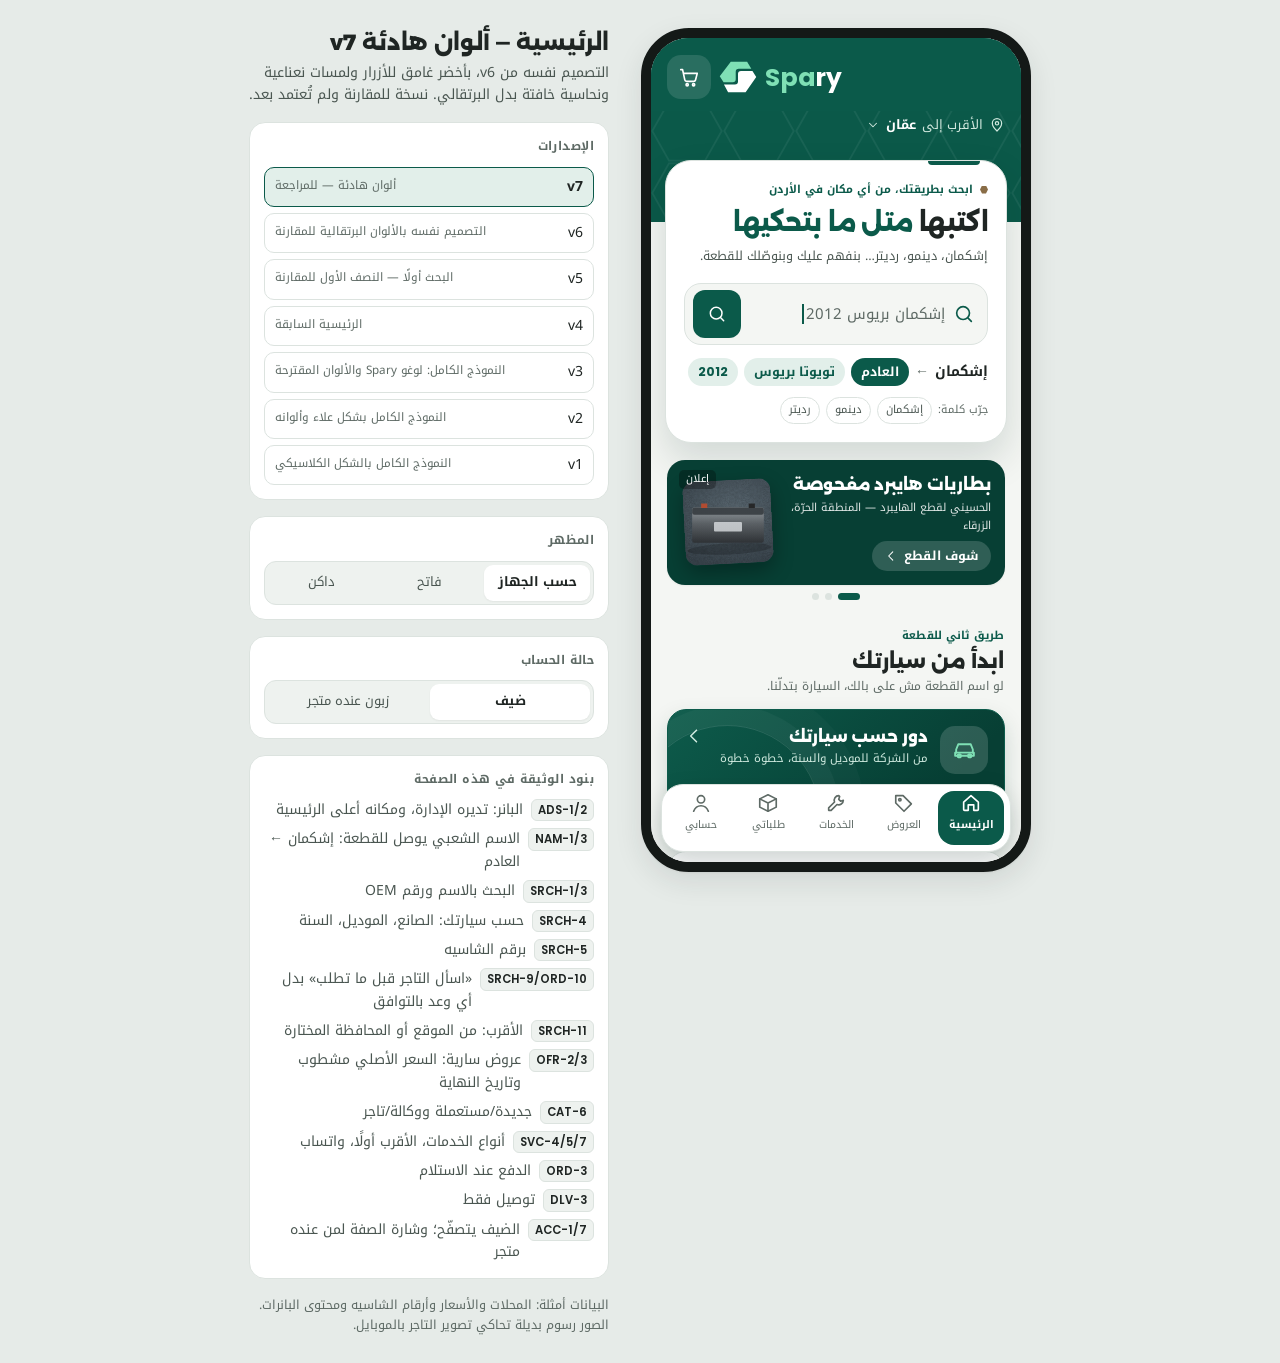
<file: versions/v7-home-calm-palette.html>
<!doctype html>
<html lang="ar" dir="rtl">
<head>
<meta charset="utf-8">
<meta name="viewport" content="width=device-width, initial-scale=1, viewport-fit=cover">
<title>تطبيق زبون سوق القطع</title>
<meta name="claude:viewport-fit-sides" content="cover">
<link rel="preconnect" href="https://fonts.googleapis.com">
<link rel="preconnect" href="https://fonts.gstatic.com" crossorigin>
<link rel="stylesheet" href="https://fonts.googleapis.com/css2?family=Alexandria:wght@600;800&family=Noto+Kufi+Arabic:wght@400;500;700&family=Poppins:wght@600;700&display=swap">
<style>
/* Layout: phone home page. A green "workshop band" carries the logo, made of the logo's hex-nut, with the ad banner hanging off its edge;
   the hero is a search that translates Jordanian street names into official part names. Panel beside it: versions, controls, SRS clauses. */
:root{
  --ground:#E6EBE8; --bg:#F4F6F3; --surface:#FFFFFF; --surface-2:#EEF2EF; --line:#DCE3DF;
  --ink:#1F2523; --ink-2:#4A5651; --ink-3:#5E6A65;
  --brand:#0B5A4A; --brand-deep:#073F34; --brand-soft:#E2EFEA; --mint:#7FE0B5;
  --band:#0B5A4A; --band-ink:#FFFFFF; --band-ink-2:#CFE7DD; --hex:rgba(255,255,255,.07);
  --accent:#0B5A4A; --accent-hover:#084738; --accent-ink:#FFFFFF; --accent-soft:#E2EFEA;
  --glint:#896D47;
  --plate:#E9EDEB; --plate-line:#B9C2BE; --rivet:#9AA5A0;
  --slide-1:#073F34; --slide-2:#1F2523; --slide-3:#344B49; --on-slide:#FFFFFF;
  --on-brand:#FFFFFF; --ok:#1D7348; --scrim:rgba(20,26,24,.5);
  --shadow:0 1px 2px rgba(31,37,35,.06),0 10px 28px rgba(31,37,35,.10); --shadow-xs:0 1px 2px rgba(31,37,35,.06);
  --f-display:"Alexandria","Noto Kufi Arabic",Tahoma,sans-serif;
  --f-body:"Noto Kufi Arabic",Tahoma,sans-serif;
  --f-num:"Poppins","Segoe UI",sans-serif;
}
@media (prefers-color-scheme: dark){:root:not([data-theme="light"]){
  --ground:#0B110F; --bg:#111917; --surface:#18221F; --surface-2:#1F2B28; --line:#2B3834;
  --ink:#E8ECEA; --ink-2:#BCC6C2; --ink-3:#9AA6A1;
  --brand:#3FB58C; --brand-deep:#0B4A3D; --brand-soft:#15342C; --mint:#7FE0B5;
  --band:#0B4A3D; --band-ink:#FFFFFF; --band-ink-2:#BFDDD1; --hex:rgba(255,255,255,.06);
  --accent:#3FB58C; --accent-hover:#62CCA5; --accent-ink:#062018; --accent-soft:#15342C;
  --glint:#D7BD91;
  --plate:#26322F; --plate-line:#3B4A45; --rivet:#5C6B66;
  --slide-1:#0B4A3D; --slide-2:#26302D; --slide-3:#344B49; --on-slide:#FFFFFF;
  --on-brand:#062018; --ok:#5CC48C; --scrim:rgba(0,0,0,.62);
  --shadow:0 1px 2px rgba(0,0,0,.35),0 10px 28px rgba(0,0,0,.35); --shadow-xs:0 1px 2px rgba(0,0,0,.3); color-scheme:dark}}
:root[data-theme="dark"]{
  --ground:#0B110F; --bg:#111917; --surface:#18221F; --surface-2:#1F2B28; --line:#2B3834;
  --ink:#E8ECEA; --ink-2:#BCC6C2; --ink-3:#9AA6A1;
  --brand:#3FB58C; --brand-deep:#0B4A3D; --brand-soft:#15342C; --mint:#7FE0B5;
  --band:#0B4A3D; --band-ink:#FFFFFF; --band-ink-2:#BFDDD1; --hex:rgba(255,255,255,.06);
  --accent:#3FB58C; --accent-hover:#62CCA5; --accent-ink:#062018; --accent-soft:#15342C;
  --glint:#D7BD91;
  --plate:#26322F; --plate-line:#3B4A45; --rivet:#5C6B66;
  --slide-1:#0B4A3D; --slide-2:#26302D; --slide-3:#344B49; --on-slide:#FFFFFF;
  --on-brand:#062018; --ok:#5CC48C; --scrim:rgba(0,0,0,.62);
  --shadow:0 1px 2px rgba(0,0,0,.35),0 10px 28px rgba(0,0,0,.35); --shadow-xs:0 1px 2px rgba(0,0,0,.3); color-scheme:dark}

*{box-sizing:border-box}
body{background:var(--ground);color:var(--ink);font-family:var(--f-body);font-size:14px;line-height:1.6;
  padding-left:max(16px,env(safe-area-inset-left,0px));padding-right:max(16px,env(safe-area-inset-right,0px));padding-block:20px}
button,input,select{font:inherit;color:inherit}
button{cursor:pointer}
:focus-visible{outline:2px solid var(--brand);outline-offset:2px}
.num{font-family:var(--f-num);font-variant-numeric:tabular-nums}
.ltr{direction:ltr;unicode-bidi:isolate}

/* stage + panel */
.stage{display:grid;grid-template-columns:auto minmax(280px,360px);gap:32px;justify-content:center;align-items:start;max-width:1100px;margin:0 auto}
.device{width:390px;max-width:100%;height:844px;border:10px solid #141917;border-radius:48px;overflow:hidden;position:relative;background:var(--bg);box-shadow:var(--shadow)}
@media (max-width:860px){.stage{grid-template-columns:minmax(0,1fr);justify-items:center}.panel{width:100%;max-width:430px}}
@media (max-width:480px){.device{border:0;border-radius:20px;width:100%;height:calc(100dvh - 40px);min-height:600px}}
.panel{display:flex;flex-direction:column;gap:16px;min-width:0}
.panel h1{font-family:var(--f-display);font-size:22px;font-weight:800;margin:0;line-height:1.35;text-wrap:balance}
.panel p{margin:0}
.pbox{background:var(--surface);border:1px solid var(--line);border-radius:16px;padding:14px;display:flex;flex-direction:column;gap:10px;min-width:0}
.pbox h2{font-size:12px;letter-spacing:.03em;color:var(--ink-3);margin:0;font-weight:700}
.vers{display:flex;flex-direction:column;gap:6px;margin:0;padding:0;list-style:none}
.vers a,.vers span{display:flex;justify-content:space-between;gap:8px;padding:8px 10px;border-radius:10px;border:1px solid var(--line);color:var(--ink);text-decoration:none}
.vers a:hover{border-color:var(--brand)}
.vers .cur{background:var(--brand-soft);border-color:var(--brand);font-weight:700}
.vers small{color:var(--ink-3);font-weight:400}
.seg{display:flex;background:var(--surface-2);border:1px solid var(--line);border-radius:12px;padding:3px;gap:2px}
.seg button{flex:1;border:0;background:transparent;border-radius:9px;min-height:36px;font-size:13px;color:var(--ink-2)}
.seg button[aria-pressed=true]{background:var(--surface);color:var(--ink);font-weight:700;box-shadow:var(--shadow-xs)}
.refs{display:flex;flex-direction:column;gap:7px;margin:0;padding:0;list-style:none}
.refs li{display:grid;grid-template-columns:auto 1fr;gap:8px;align-items:baseline}
.refs code{font-family:var(--f-num);font-size:11.5px;font-weight:600;background:var(--surface-2);border:1px solid var(--line);border-radius:6px;padding:1px 6px;direction:ltr;white-space:nowrap}
.refs span{color:var(--ink-2);min-width:0}
.pnote{font-size:12.5px;color:var(--ink-3)}

/* app */
.app{height:100%;position:relative;background:var(--bg);display:flex;flex-direction:column}
.scroll{flex:1;overflow-y:auto;overscroll-behavior:contain;min-height:0;padding-bottom:104px;scrollbar-width:none}
.scroll::-webkit-scrollbar{display:none}

/* the band */
.band{background-color:var(--band);color:var(--band-ink);padding:0 16px 70px;position:relative;
  background-image:url("data:image/svg+xml,%3Csvg xmlns='http://www.w3.org/2000/svg' width='56' height='48' viewBox='0 0 56 48'%3E%3Cpath d='M14 1h28l13 23-13 23H14L1 24z' fill='none' stroke='white' stroke-width='1.4'/%3E%3C/svg%3E");
  background-size:56px 48px;background-blend-mode:normal}
.band::after{content:"";position:absolute;inset:0;background:var(--band);opacity:.9;pointer-events:none}
.band > *{position:relative;z-index:1}
.hdr{position:sticky;top:0;z-index:5;display:flex;align-items:center;gap:8px;padding:14px 16px 10px;margin:0 -16px;background:var(--band)}
.logo{display:flex;align-items:center;gap:8px;direction:ltr;flex:1}
.logo .wm{font-family:var(--f-num);font-weight:700;font-size:25px;letter-spacing:-.01em;color:var(--mint);line-height:1}
.logo .wm b{color:var(--band-ink);font-weight:700}
.ibtn{width:44px;height:44px;border-radius:14px;border:0;background:rgba(255,255,255,.12);color:var(--band-ink);display:grid;place-items:center;position:relative;flex:none}
.ibtn:hover{background:rgba(255,255,255,.2)}
.ibtn .dot{position:absolute;top:-3px;inset-inline-end:-3px;min-width:20px;height:20px;border-radius:10px;background:var(--accent);color:var(--accent-ink);font:700 11px/20px var(--f-num);padding:0 5px;border:2px solid var(--band)}
.rolepill{display:flex;align-items:center;gap:6px;height:38px;padding:0 12px;border-radius:999px;border:1px solid rgba(255,255,255,.3);background:rgba(255,255,255,.12);color:var(--band-ink);font-weight:700;font-size:13px}
.loc{display:flex;align-items:center;gap:6px;border:0;background:none;color:var(--band-ink-2);padding:4px 0 0;font-size:13px}
.loc b{color:var(--band-ink)}

/* banner hanging off the band */
.bnr{margin:-58px 16px 0;position:relative;z-index:2}
.bnr-track{display:flex;overflow-x:auto;scroll-snap-type:x mandatory;border-radius:22px;box-shadow:var(--shadow);scrollbar-width:none}
.bnr-track::-webkit-scrollbar{display:none}
.slide{flex:0 0 100%;scroll-snap-align:start;min-height:148px;display:grid;grid-template-columns:minmax(0,1fr) 120px;gap:10px;align-items:center;padding:16px;color:var(--on-slide);position:relative;border:0;text-align:start}
.slide .st1{display:block;font-family:var(--f-display);font-weight:800;font-size:19px;line-height:1.35;margin:0 0 4px;text-wrap:balance}
.slide .st2{display:block;margin:0;font-size:12.5px;opacity:.88}
.slide .cta{display:inline-flex;align-items:center;gap:6px;margin-top:10px;font-weight:700;font-size:12.5px;background:rgba(255,255,255,.16);padding:5px 12px;border-radius:999px}
.slide img{width:120px;height:110px;object-fit:cover;border-radius:16px;transform:rotate(-4deg);box-shadow:0 8px 20px rgba(0,0,0,.3)}
.slide .ad{position:absolute;top:10px;inset-inline-end:12px;font-size:10.5px;background:rgba(0,0,0,.28);padding:1px 7px;border-radius:5px;z-index:1}
.dots{display:flex;justify-content:center;gap:6px;padding:10px 0 0}
.dots button{width:7px;height:7px;border-radius:4px;border:0;padding:0;background:var(--line);transition:width .25s}
.dots button[aria-current=true]{width:22px;background:var(--brand)}

/* hero search */
.sec{padding:22px 16px 0}
.hero-t{font-family:var(--f-display);font-weight:800;font-size:26px;line-height:1.3;margin:0;text-wrap:balance}
.hero-t em{font-style:normal;color:var(--brand)}
.hero-s{margin:4px 0 14px;color:var(--ink-2)}
.sbox{display:flex;align-items:center;gap:8px;background:var(--surface);border:2px solid var(--line);border-radius:20px;padding:6px 6px 6px 8px;box-shadow:var(--shadow-xs);position:relative;transition:border-color .2s}
.sbox:focus-within{border-color:var(--brand)}
.sbox > svg{flex:none;color:var(--brand);margin-inline-start:6px}
.sfield{position:relative;flex:1;min-width:0;height:44px}
.sfield input{position:absolute;inset:0;width:100%;border:0;background:transparent;outline:none;font-size:15px;color:var(--ink)}
.ghost{position:absolute;inset:0;display:flex;align-items:center;font-size:15px;color:var(--ink-3);pointer-events:none;white-space:nowrap;overflow:hidden}
.ghost i{display:inline-block;width:2px;height:20px;background:var(--brand);margin-inline-start:2px;animation:blink 1s steps(1) infinite}
@keyframes blink{50%{opacity:0}}
.sgo{width:48px;height:48px;flex:none;border:0;background:var(--accent);color:var(--accent-ink);display:grid;place-items:center;clip-path:polygon(25% 3%,75% 3%,100% 50%,75% 97%,25% 97%,0 50%)}
.sgo:hover{background:var(--accent-hover)}
.xl8{display:flex;flex-wrap:wrap;align-items:center;gap:6px;min-height:36px;margin-top:10px}
.xl8 .said{font-weight:700;color:var(--ink)}
.xl8 .arr{color:var(--ink-3)}
.pill{display:inline-flex;align-items:center;gap:4px;height:28px;padding:0 10px;border-radius:999px;font-size:12.5px;font-weight:700;white-space:nowrap}
.pill.part{background:var(--brand);color:var(--on-brand)}
.pill.car{background:var(--brand-soft);color:var(--brand)}
.pill.oem{background:var(--surface-2);color:var(--ink);border:1px solid var(--line);font-family:var(--f-num)}
.xl8 .lbl{font-size:12px;color:var(--ink-3)}
@media (prefers-reduced-motion:no-preference){.xl8 > *{animation:pop .35s ease-out both}.xl8 > *:nth-child(2){animation-delay:.06s}.xl8 > *:nth-child(3){animation-delay:.12s}.xl8 > *:nth-child(4){animation-delay:.18s}.xl8 > *:nth-child(5){animation-delay:.24s}
  @keyframes pop{from{opacity:0;transform:translateY(6px) scale(.96)}}}
.go-row{display:flex;justify-content:flex-end}
.go-row button{border:0;background:none;color:var(--brand);font-weight:700;padding:6px 0}

/* entry tiles */
.tiles{display:grid;grid-template-columns:1fr 1fr;gap:10px;padding:16px 16px 0}
.tile{display:flex;flex-direction:column;align-items:flex-start;gap:8px;padding:14px;background:var(--surface);border:1px solid var(--line);border-radius:20px;text-align:start;min-width:0;box-shadow:var(--shadow-xs)}
.tile:hover{border-color:var(--brand)}
.hexi{width:42px;height:38px;display:grid;place-items:center;background:var(--brand-soft);color:var(--brand);clip-path:polygon(25% 0,75% 0,100% 50%,75% 100%,25% 100%,0 50%)}
.tile b{font-size:15px;line-height:1.3}
.tile .sub{font-size:12px;color:var(--ink-3);line-height:1.4}
.makes{display:flex;gap:4px;flex-wrap:wrap}
.makes span{font-size:11px;padding:1px 7px;border-radius:999px;background:var(--surface-2);border:1px solid var(--line);color:var(--ink-2)}
.plate{width:100%;background:var(--plate);border:1px solid var(--plate-line);border-radius:8px;padding:6px 18px;position:relative;direction:ltr;font-family:ui-monospace,"Cascadia Mono",Consolas,monospace;font-size:11.5px;letter-spacing:.09em;color:var(--ink);white-space:nowrap;overflow:hidden}
.plate::before,.plate::after{content:"";position:absolute;top:50%;width:6px;height:6px;margin-top:-3px;border-radius:50%;background:var(--rivet)}
.plate::before{left:6px}.plate::after{right:6px}
.plate small{display:block;font-size:8.5px;letter-spacing:.2em;color:var(--ink-3)}
.plate .rest{color:var(--ink-3)}

/* trust strip */
.trust{display:grid;grid-template-columns:repeat(3,minmax(0,1fr));gap:8px;padding:16px 16px 0}
.trust div{display:flex;flex-direction:column;align-items:center;text-align:center;gap:4px;font-size:11.5px;font-weight:700;color:var(--ink-2);padding:10px 4px;border-radius:14px;background:var(--surface-2)}
.trust svg{color:var(--brand)}

/* section heads */
.sh{display:flex;align-items:baseline;justify-content:space-between;gap:8px;padding:26px 16px 10px}
.sh h2{font-family:var(--f-display);font-weight:800;font-size:19px;margin:0;display:flex;align-items:center;gap:8px}
.sh h2::before{content:"";width:10px;height:9px;background:var(--brand);clip-path:polygon(25% 0,75% 0,100% 50%,75% 100%,25% 100%,0 50%);flex:none}
.sh button{border:0;background:none;color:var(--brand);font-weight:700;font-size:13px;padding:6px 0}
.rail{display:flex;gap:12px;overflow-x:auto;padding:0 16px 6px;scroll-snap-type:x proximity;scrollbar-width:none}
.rail::-webkit-scrollbar{display:none}

/* offer card with a hanging price tag */
.oc{flex:0 0 178px;scroll-snap-align:start;display:flex;flex-direction:column;gap:8px;padding:8px;background:var(--surface);border:1px solid var(--line);border-radius:20px;box-shadow:var(--shadow-xs);min-width:0}
.oc-open{display:flex;flex-direction:column;gap:5px;border:0;background:none;padding:0;text-align:start;min-width:0}
.oc-img{position:relative;border-radius:14px;overflow:hidden;aspect-ratio:1;background:var(--surface-2)}
.oc-img img{width:100%;height:100%;object-fit:cover;display:block}
.tag{position:absolute;top:10px;inset-inline-start:-2px;background:var(--accent);color:var(--accent-ink);font:700 13px/1 var(--f-num);padding:7px 16px 7px 10px;
  clip-path:polygon(0 0,100% 0,calc(100% - 9px) 50%,100% 100%,0 100%)}
[dir=rtl] .tag{clip-path:polygon(0 0,100% 0,100% 100%,0 100%,9px 50%);padding:7px 10px 7px 16px}
.pills{display:flex;gap:4px;flex-wrap:wrap}
.pills span{font-size:10.5px;font-weight:700;padding:1px 7px;border-radius:999px;background:var(--surface-2);color:var(--ink-2)}
.pills .new{background:var(--brand-soft);color:var(--brand)}
.oc .t{font-weight:700;font-size:13.5px;line-height:1.45;display:-webkit-box;-webkit-line-clamp:2;-webkit-box-orient:vertical;overflow:hidden}
.oc .fit{font-size:11.5px;color:var(--ink-3);white-space:nowrap;overflow:hidden;text-overflow:ellipsis}
.pr{display:flex;align-items:baseline;gap:6px;flex-wrap:wrap}
.pr b{font:700 18px/1 var(--f-num);color:var(--ink)}
.pr small{font-size:11px;color:var(--ink-3)}
.pr s{font:500 12px var(--f-num);color:var(--ink-3)}
.ends{font-size:11.5px;color:var(--accent);font-weight:700;display:flex;align-items:center;gap:4px}
.seller{font-size:11.5px;color:var(--ink-2);display:flex;align-items:center;gap:4px;min-width:0;white-space:nowrap;overflow:hidden;text-overflow:ellipsis}
.seller .st{color:#D99A00;display:inline-flex}
.add{min-height:40px;border-radius:14px;border:0;background:var(--accent);color:var(--accent-ink);font-weight:700;font-size:13px;display:flex;align-items:center;justify-content:center;gap:6px}
.add:hover{background:var(--accent-hover)}
.add.in{background:var(--brand-soft);color:var(--brand)}

/* services */
.types{display:flex;gap:10px;overflow-x:auto;padding:0 16px 4px;scrollbar-width:none}
.types::-webkit-scrollbar{display:none}
.type{flex:none;width:72px;display:flex;flex-direction:column;align-items:center;gap:6px;border:0;background:none;padding:0;font-size:11.5px;color:var(--ink-2);text-align:center;line-height:1.3}
.type span:first-child{width:56px;height:52px;display:grid;place-items:center;background:var(--surface);border:1px solid var(--line);color:var(--brand);clip-path:polygon(25% 0,75% 0,100% 50%,75% 100%,25% 100%,0 50%)}
.svcs{display:flex;flex-direction:column;gap:10px;padding:12px 16px 0}
.sc{display:grid;grid-template-columns:60px minmax(0,1fr) auto;gap:12px;align-items:center;padding:10px;background:var(--surface);border:1px solid var(--line);border-radius:20px;box-shadow:var(--shadow-xs)}
.sc img{width:60px;height:60px;border-radius:14px;object-fit:cover;display:block}
.sc b{display:block;font-size:14px}
.sc .m{font-size:12px;color:var(--ink-3)}
.wa{min-height:40px;padding:0 12px;border-radius:14px;border:0;background:var(--brand);color:var(--on-brand);font-weight:700;font-size:12.5px;display:flex;align-items:center;gap:6px}

/* floating bottom nav */
.nav{position:absolute;inset-inline:12px;bottom:12px;display:grid;grid-template-columns:repeat(5,1fr);background:var(--surface);border:1px solid var(--line);border-radius:24px;padding:6px;box-shadow:var(--shadow);z-index:10}
.nav button{border:0;background:none;display:flex;flex-direction:column;align-items:center;gap:2px;min-height:52px;font-size:11px;color:var(--ink-3);border-radius:18px}
.nav button[aria-current=page]{color:var(--brand);font-weight:700;background:var(--brand-soft)}

.toast{position:absolute;inset-inline:16px;bottom:96px;background:var(--ink);color:var(--bg);padding:12px 14px;border-radius:14px;font-size:13.5px;z-index:20;box-shadow:var(--shadow)}
.sr{position:absolute;width:1px;height:1px;overflow:hidden;clip:rect(0 0 0 0)}

/* v5 concept: make the local-language search the first impression. The ad remains near the top. */
.band{padding-bottom:86px;background-size:72px 62px}
.band::after{opacity:.94}
.hdr{padding-top:17px;padding-bottom:12px}
.sec{position:relative;z-index:2;margin:-62px 14px 0;padding:20px 18px 18px;background:var(--surface);border:1px solid var(--line);border-radius:26px;box-shadow:0 18px 38px rgba(9,43,33,.14)}
.sec::before{content:"";position:absolute;top:0;inset-inline-start:26px;width:52px;height:4px;border-radius:0 0 5px 5px;background:var(--accent)}
.hero-kicker{display:flex;align-items:center;gap:7px;margin-bottom:8px;color:var(--brand);font-size:11px;font-weight:700}
.hero-kicker::before{content:"";width:8px;height:8px;background:var(--accent);clip-path:polygon(25% 0,75% 0,100% 50%,75% 100%,25% 100%,0 50%)}
.hero-t{font-size:25px;line-height:1.35;letter-spacing:-.025em}
.hero-s{margin:6px 0 16px;font-size:12.5px;line-height:1.65}
.sbox{border-width:1px;border-color:var(--line);background:var(--bg);border-radius:17px;box-shadow:none}
.sbox:focus-within{border-color:var(--brand);box-shadow:0 0 0 3px var(--brand-soft)}
.sgo{border-radius:12px;clip-path:none}
.xl8{min-height:36px;margin-top:9px}
.demo{display:flex;align-items:center;gap:6px;flex-wrap:wrap;margin-top:7px;font-size:11px;color:var(--ink-3)}
.demo button{border:1px solid var(--line);background:var(--surface);color:var(--ink-2);border-radius:999px;padding:3px 8px;font-size:11px;min-height:27px}
.demo button:hover{border-color:var(--brand);color:var(--brand)}
.bnr{margin:17px 16px 0}
.bnr-track{border-radius:18px;box-shadow:var(--shadow-xs)}
.slide{min-height:125px;grid-template-columns:minmax(0,1fr) 91px;padding:13px 14px}
.slide .st1{font-size:16px}
.slide .st2{font-size:11px}
.slide .cta{margin-top:6px}
.slide img{width:88px;height:84px;border-radius:12px;transform:rotate(-3deg)}
.dots{padding-top:8px}
.tiles{padding-top:17px}
.trust{padding-top:12px}
@media(max-width:360px){.hero-t{font-size:23px}.sec{padding-inline:15px}.slide{grid-template-columns:minmax(0,1fr) 76px}.slide img{width:74px;height:76px}}
@media(prefers-reduced-motion:reduce){.ghost i{animation:none}}

/* v6: the lower half uses two clear search paths, editorial offers, and a service route. */
.entry-head{padding:27px 17px 0}
.entry-head .eyebrow{display:block;color:var(--brand);font-size:11px;font-weight:700;letter-spacing:.01em}
.entry-head h2{font:800 20px/1.45 var(--f-display);margin:3px 0 0}
.entry-head p{font-size:12px;color:var(--ink-3);margin:1px 0 0}
.tiles{display:grid;grid-template-columns:1fr;gap:10px;padding:12px 16px 0}
.tile{position:relative;overflow:hidden;min-height:94px;display:grid;grid-template-columns:auto minmax(0,1fr) auto;align-items:center;gap:12px;padding:16px;border-radius:19px;text-align:start}
.tile:hover{transform:translateY(-1px)}
.tile-icon{width:48px;height:48px;display:grid;place-items:center;flex:none;border-radius:15px;background:var(--brand-soft);color:var(--brand)}
.tile-copy{display:flex;flex-direction:column;min-width:0;gap:2px}
.tile-copy b{font:800 16px/1.4 var(--f-display)}
.tile-copy small{font-size:11.5px;line-height:1.5;color:var(--ink-3)}
.tile-arrow{color:var(--brand);display:grid;place-items:center}
.car-tile{min-height:132px;align-items:start;background:linear-gradient(135deg,#0D5B4B,#073F34 76%);border-color:#0D5B4B;color:#fff;box-shadow:0 10px 22px rgba(6,60,48,.17)}
.car-tile::after{content:"";position:absolute;inset-inline-end:-34px;bottom:-72px;width:185px;height:185px;border:1px solid rgba(255,255,255,.12);border-radius:50%;box-shadow:0 0 0 20px rgba(255,255,255,.035),0 0 0 45px rgba(255,255,255,.025);pointer-events:none}
.car-tile .tile-icon{background:rgba(255,255,255,.15);color:var(--mint)}
.car-tile .tile-copy small,.car-tile .tile-arrow{color:#CEE9DE}
.car-tile .steps{grid-column:2 / 4;display:flex;gap:5px;flex-wrap:wrap;margin-top:-2px;z-index:1}
.car-tile .steps span{border:1px solid rgba(255,255,255,.22);background:rgba(255,255,255,.09);border-radius:999px;padding:2px 9px;font-size:10.5px;color:#F0FFF8}
.vin-tile{background:var(--surface);grid-template-columns:auto minmax(0,1fr) 112px}
.vin-tile .plate{padding:7px 12px;width:112px;font-size:8.5px;line-height:1.4;letter-spacing:0}
.vin-tile .plate small{font-size:7px}
.vin-tile .tile-icon{background:var(--surface-2)}
.vin-tile .tile-copy b{font-size:14.5px}
.trust{padding-top:13px}
.trust div{background:transparent;border:1px solid var(--line);font-size:10.5px;border-radius:12px;min-height:68px;justify-content:center}
.sh{padding-top:29px}
.sh h2{font-size:20px}
.rail{gap:10px;padding-bottom:10px}
.oc{flex-basis:202px;padding:8px 8px 10px;gap:7px;border-radius:19px}
.oc-img{aspect-ratio:1.2;border-radius:13px}
.oc .t{font-size:14px;line-height:1.5}
.oc .fit{font-size:11px}
.oc .pr b{font-size:20px}
.oc .seller{font-size:11px}
.oc .add{border-radius:12px;min-height:42px}
.road-callout{position:relative;overflow:hidden;margin:27px 16px 0;padding:19px 18px 20px;border-radius:22px;background:linear-gradient(116deg,#262C29 0%,#15241F 75%);color:#fff;min-height:168px}
.road-callout::before{content:"";position:absolute;inset-inline-end:-60px;top:-78px;width:250px;height:250px;border:2px dashed rgba(127,224,181,.26);border-radius:50%;box-shadow:0 0 0 29px rgba(127,224,181,.035),0 0 0 59px rgba(127,224,181,.025);pointer-events:none}
.road-callout .road-pin{position:absolute;inset-inline-end:35px;top:40px;width:58px;height:58px;border-radius:18px;display:grid;place-items:center;background:var(--accent);color:var(--accent-ink);transform:rotate(-9deg);box-shadow:0 9px 22px rgba(0,0,0,.25)}
.road-callout .road-pin svg{transform:rotate(9deg)}
.road-callout .road-kicker{display:block;font-size:10.5px;color:var(--mint);font-weight:700;letter-spacing:.02em}
.road-callout h2{font:800 18px/1.4 var(--f-display);margin:3px 0 2px;max-width:215px;position:relative}
.road-callout p{font-size:11.5px;color:#D0DDD6;line-height:1.6;max-width:245px;margin:0 0 11px;position:relative}
.road-callout button{position:relative;z-index:1;border:0;border-radius:999px;background:#E9F5EF;color:#0B4A3D;font-weight:700;font-size:11.5px;min-height:35px;padding:0 13px}
.road-callout + .sh{padding-top:23px}
.types{gap:8px;padding-bottom:8px}
.type{width:76px;gap:7px;font-size:11px}
.type span:first-child{width:56px;height:52px;border-radius:16px;clip-path:none;background:var(--brand-soft);border:1px solid transparent}
.type:hover span:first-child{border-color:var(--brand)}
.svcs{gap:9px;padding-top:9px}
.sc{grid-template-columns:48px minmax(0,1fr) auto;gap:10px;padding:11px;border-radius:17px}
.service-icon{width:48px;height:48px;border-radius:14px;display:grid;place-items:center;background:var(--surface-2);color:var(--brand)}
.sc b{font-size:13px;line-height:1.5}
.sc .m{font-size:10.5px;line-height:1.45}
.service-area{display:flex;align-items:center;gap:2px;color:var(--ink-3);font-size:10px;margin-top:3px}
.wa{border-radius:12px;padding:0 9px;font-size:11.5px;min-height:39px}
.nav{inset-inline:10px;bottom:10px;gap:2px;border-radius:22px;padding:6px;background:var(--surface);box-shadow:0 12px 27px rgba(4,33,25,.19);border:1px solid var(--line)}
.nav button{min-height:54px;border-radius:16px;font-size:10.5px;gap:3px}
.nav button[aria-current=page]{background:var(--brand);color:var(--on-brand)}
/* v7 palette: forest for actions, mint for small bright marks, muted brass for text details. */
.ibtn .dot{background:var(--mint);color:#073F34}
.sec::before{background:var(--brand)}
.hero-kicker::before{background:var(--glint)}
.ends,.seller .st{color:var(--glint)}
.road-callout .road-pin{background:var(--mint);color:#073F34}
@media(max-width:360px){.vin-tile{grid-template-columns:auto minmax(0,1fr)}.vin-tile .plate{grid-column:2;width:100%}.road-callout .road-pin{inset-inline-end:19px;width:47px;height:47px}.road-callout h2{max-width:185px}}
</style>
</head>
<body>
<div class="stage">
  <div class="device"><div class="app" id="app" dir="rtl" lang="ar"></div></div>
  <aside class="panel" id="panel" aria-label="لوحة المعاينة"></aside>
</div>
<script>
/* ---------- icons (stroke, currentColor) ---------- */
const P = {
  search:'<circle cx="11" cy="11" r="7"/><path d="m20 20-3.5-3.5"/>',
  cart:'<path d="M3 4h2l2.4 11.2a2 2 0 0 0 2 1.6h7.7a2 2 0 0 0 2-1.5L21 8H6"/><circle cx="10" cy="20.5" r="1.2"/><circle cx="17" cy="20.5" r="1.2"/>',
  back:'<path d="M9 5l7 7-7 7"/>', chev:'<path d="M15 5l-7 7 7 7"/>', down:'<path d="m6 9 6 6 6-6"/>',
  home:'<path d="M4 11 12 4l8 7v8a1 1 0 0 1-1 1h-4v-6h-6v6H5a1 1 0 0 1-1-1z"/>',
  tag:'<path d="M3 12V4h8l9 9-8 8z"/><circle cx="7.5" cy="8.5" r="1.3"/>',
  wrench:'<path d="M15 4a5 5 0 0 0-4.6 6.9L4 17.3V20h2.7l6.4-6.4A5 5 0 0 0 20 9l-3 1-2-2 1-3z"/>',
  box:'<path d="M3 7.5 12 3l9 4.5v9L12 21l-9-4.5z"/><path d="M3 7.5 12 12l9-4.5M12 12v9"/>',
  user:'<circle cx="12" cy="8" r="4"/><path d="M4 21c1.5-4 4.5-6 8-6s6.5 2 8 6"/>',
  star:'<path fill="currentColor" stroke="none" d="M12 3.5l2.6 5.3 5.9.9-4.3 4.1 1 5.8L12 16.9l-5.2 2.7 1-5.8-4.3-4.1 5.9-.9z"/>',
  phone:'<path d="M5 4h4l2 5-2.5 1.5a11 11 0 0 0 5 5L15 13l5 2v4a2 2 0 0 1-2 2A16 16 0 0 1 3 6a2 2 0 0 1 2-2"/>',
  truck:'<path d="M3 6h11v10H3zM14 9h4l3 3v4h-7"/><circle cx="7" cy="17.5" r="1.8"/><circle cx="17" cy="17.5" r="1.8"/>',
  filter:'<path d="M4 6h16M7 12h10M10 18h4"/>', sort:'<path d="M7 4v16M4 7l3-3 3 3M17 20V4M14 17l3 3 3-3"/>',
  check:'<path d="m5 12 5 5 9-10"/>', x:'<path d="M6 6l12 12M18 6 6 18"/>', upload:'<path d="M12 16V4M7 9l5-5 5 5M4 20h16"/>',
  chat:'<path d="M4 20l1.3-4A8 8 0 1 1 8 19z"/><path d="M9 10.5c.5 2 2 3.5 4.5 4.5"/>',
  pin:'<path d="M12 21s-7-6.2-7-11.5a7 7 0 0 1 14 0C19 14.8 12 21 12 21z"/><circle cx="12" cy="9.5" r="2.5"/>',
  alert:'<path d="M12 3 2 20h20z"/><path d="M12 10v4M12 17h.01"/>', info:'<circle cx="12" cy="12" r="9"/><path d="M12 11v5M12 8h.01"/>',
  store:'<path d="M4 9l1.5-5h13L20 9M4 9v11h16V9M4 9h16M9 20v-6h6v6"/>', clock:'<circle cx="12" cy="12" r="9"/><path d="M12 7v5l3 2"/>',
  globe:'<circle cx="12" cy="12" r="9"/><path d="M3 12h18M12 3c3 3.5 3 14.5 0 18M12 3c-3 3.5-3 14.5 0 18"/>',
  help:'<circle cx="12" cy="12" r="9"/><path d="M9.5 9.5a2.5 2.5 0 1 1 3.5 2.3c-.7.3-1 .9-1 1.7M12 17h.01"/>',
  car:'<path d="M4 15v-3l2-5h12l2 5v3"/><path d="M3 15h18v3H3z"/><circle cx="7" cy="18" r="1.6"/><circle cx="17" cy="18" r="1.6"/>',
  vin:'<path d="M4 5v14M7 5v14M10 5v14M14 5v14M16 5v14M20 5v14"/>', swap:'<path d="M7 4 3 8l4 4M3 8h14M17 20l4-4-4-4M21 16H7"/>',
  shield:'<path d="M12 3 4 6v6c0 5 3.5 8 8 9 4.5-1 8-4 8-9V6z"/>', logout:'<path d="M14 4h5v16h-5M10 8l-4 4 4 4M6 12h10"/>',
  trash:'<path d="M4 7h16M9 7V4h6v3M6 7l1 13h10l1-13"/>', ret:'<path d="M9 14 4 9l5-5"/><path d="M4 9h10a6 6 0 0 1 0 12h-3"/>',
  doc:'<path d="M6 3h8l4 4v14H6z"/><path d="M14 3v4h4"/>', heavy:'<path d="M8 8a4 4 0 1 1 8 0M5 9h14l2 12H3z"/>',
  plus:'<path d="M12 5v14M5 12h14"/>', supply:'<path d="M3 7h13v10H3zM16 10h3l2 3v4h-5"/><path d="M7 11h5"/>',
};
const ic = (n, s=22, extra='') => `<svg width="${s}" height="${s}" viewBox="0 0 24 24" fill="none" stroke="currentColor" stroke-width="1.8" stroke-linecap="round" stroke-linejoin="round" aria-hidden="true" ${extra}>${P[n]||''}</svg>`;

/* ---------- photo-like placeholders: phone shots of real parts on a bench ---------- */
const BG = { concrete:['#9A9B96','#62645F'], wood:['#A47C52','#5E4429'], card:['#CDB287','#95784D'], shop:['#61707A','#36414A'], tile:['#DAD8D1','#A9A69E'], night:['#3B4650','#1C232A'] };
const SH = {
  pads:'<path d="M105 105q95-42 190 0v52q-95-30-190 0z" fill="url(#m)"/><path d="M118 168q82-34 164 0v44q-82-24-164 0z" fill="#2b2b2b"/><path d="M105 157q95-30 190 0" stroke="#c9ccce" stroke-width="3" fill="none"/>',
  exhaust:'<rect x="40" y="146" width="96" height="18" rx="9" fill="url(#m)"/><rect x="118" y="112" width="176" height="86" rx="43" fill="url(#m)"/><rect x="286" y="140" width="84" height="16" rx="8" fill="#5b5f62"/><path d="M140 125h130" stroke="#d6d9db" stroke-width="3" opacity=".6"/>',
  headlight:'<path d="M80 112q130-46 242 8l-22 92q-116 22-208-10z" fill="#1d2226"/><circle cx="165" cy="160" r="36" fill="#dfe7ec" opacity=".85"/><circle cx="250" cy="156" r="27" fill="#cfd8de" opacity=".8"/><path d="M95 205q100 18 200 0" stroke="#e58b2a" stroke-width="7"/>',
  alt:'<circle cx="208" cy="152" r="82" fill="url(#m)"/><circle cx="208" cy="152" r="46" fill="#3e4245"/><path d="M168 152h80M208 112v80M180 124l56 56M236 124l-56 56" stroke="#7d8286" stroke-width="5"/><circle cx="110" cy="152" r="22" fill="#2a2d30"/>',
  radiator:'<rect x="66" y="78" width="268" height="152" rx="6" fill="#2d3134"/><g stroke="#8a9095" stroke-width="2">' + Array.from({length:30},(_,i)=>`<path d="M${76+i*8.5} 86v136"/>`).join('') + '</g><rect x="60" y="70" width="18" height="168" rx="4" fill="#575c60"/><rect x="322" y="70" width="18" height="168" rx="4" fill="#575c60"/>',
  bumper:'<path d="M36 138q164-64 328 0v54q-164 42-328 0z" fill="#26292b"/><path d="M110 176h180" stroke="#4a4e51" stroke-width="10" stroke-linecap="round"/>',
  hybatt:'<rect x="72" y="98" width="256" height="126" rx="8" fill="url(#m)"/><rect x="72" y="98" width="256" height="26" rx="8" fill="#3b4044"/><rect x="104" y="84" width="22" height="16" fill="#b94a2c"/><rect x="274" y="84" width="22" height="16" fill="#222"/><rect x="150" y="150" width="100" height="34" rx="4" fill="#e6e9eb" opacity=".8"/>',
  mirror:'<path d="M120 90h170q30 0 30 30v72q0 30-30 30H152q-42 0-52-42z" fill="#1f2326"/><path d="M134 104h150q20 0 20 20v62q0 20-20 20H160q-30 0-38-32z" fill="#a9bac4" opacity=".8"/>',
  filter:'<rect x="150" y="82" width="100" height="150" rx="14" fill="#0f4b8a"/><g stroke="#2c6db0" stroke-width="4">' + Array.from({length:9},(_,i)=>`<path d="M${158+i*10.5} 96v122"/>`).join('') + '</g><rect x="146" y="74" width="108" height="22" rx="8" fill="#55595c"/>',
  shock:'<rect x="186" y="34" width="28" height="228" rx="12" fill="url(#m)"/><path d="M168 70l64 16-64 16 64 16-64 16 64 16-64 16 64 16" stroke="#c0392b" stroke-width="7" fill="none" stroke-linejoin="round"/>',
  compressor:'<rect x="112" y="108" width="190" height="104" rx="42" fill="url(#m)"/><circle cx="108" cy="160" r="40" fill="#2d3033"/><circle cx="108" cy="160" r="14" fill="#7a7f83"/>',
  store:'<rect x="0" y="0" width="400" height="300" fill="#2b3238" opacity=".35"/><g>' + Array.from({length:4},(_,r)=>`<rect x="20" y="${30+r*66}" width="360" height="6" fill="#d8d2c4"/>` + Array.from({length:7},(_,c)=>`<rect x="${28+c*51}" y="${6+r*66}" width="42" height="${18+((r*7+c)%3)*4}" fill="${['#c96b2c','#2f5d8a','#d9b44a','#6c7a84','#a23b2a'][(r+c)%5]}" opacity=".9"/>`).join('')).join('') + '</g>',
};
const _img = {};
function img(kind, bg='concrete', seed=1){
  const k = kind+bg+seed; if (_img[k]) return _img[k];
  const [a,b] = BG[bg]||BG.concrete, rot = ((seed*37)%13)-6;
  const shape = SH[kind] ? `<g transform="rotate(${rot} 200 150)">${SH[kind]}</g>` :
    `<g transform="translate(130,80) scale(5.8)" fill="none" stroke="#fff" stroke-width="1.5" stroke-linecap="round" stroke-linejoin="round" opacity=".92">${P[kind]||P.wrench}</g>`;
  const svg = `<svg xmlns="http://www.w3.org/2000/svg" viewBox="0 0 400 300"><defs><radialGradient id="g" cx="${40+seed*7%30}%" cy="35%" r="85%"><stop offset="0" stop-color="${a}"/><stop offset="1" stop-color="${b}"/></radialGradient><linearGradient id="m" x1="0" y1="0" x2="0" y2="1"><stop offset="0" stop-color="#9aa0a4"/><stop offset=".45" stop-color="#5c6165"/><stop offset="1" stop-color="#2c2f32"/></linearGradient><filter id="n"><feTurbulence type="fractalNoise" baseFrequency=".85" numOctaves="2" seed="${seed}"/><feColorMatrix values="0 0 0 0 0 0 0 0 0 0 0 0 0 0 0 0 0 0 .32 0"/></filter></defs><rect width="400" height="300" fill="url(#g)"/><rect width="400" height="300" filter="url(#n)"/><ellipse cx="200" cy="246" rx="150" ry="20" fill="#000" opacity=".22"/>${shape}<rect width="400" height="300" fill="url(#g)" opacity=".08"/></svg>`;
  return _img[k] = 'data:image/svg+xml;charset=utf-8,' + encodeURIComponent(svg);
}

/* ---------- reference data (examples for the prototype) ---------- */
const GOVS = ['عمّان','الزرقاء','إربد','البلقاء','مادبا','الكرك','المفرق','جرش','عجلون','الطفيلة','معان','العقبة'];
const NAMES = [
  {id:'pads_f', name:'فحمات الفرامل الأمامية', alt:['فحمات بريك','تيل فرامل','بريك قدام','فحمات'], img:'pads'},
  {id:'pads_r', name:'فحمات الفرامل الخلفية', alt:['فحمات بريك خلفي','تيل فرامل خلفي','فحمات'], img:'pads'},
  {id:'exhaust', name:'العادم', alt:['إشكمان','اشكمان','شكمان','اكزوز'], img:'exhaust'},
  {id:'alt', name:'مولّد الكهرباء', alt:['دينمو','دينامو'], img:'alt'},
  {id:'shock', name:'ممتصّ الصدمات الأمامي', alt:['مساعد','مساعدات','مساعد قدام'], img:'shock'},
  {id:'radiator', name:'مشعّ التبريد', alt:['رديتر','راديتر'], img:'radiator'},
  {id:'headlight', name:'المصباح الأمامي', alt:['ضو','ضو قدام','فانوس','ضوء أمامي'], img:'headlight'},
  {id:'bumper', name:'الصدّام الأمامي', alt:['دعامية','صدام'], img:'bumper'},
  {id:'hybatt', name:'بطارية الهايبرد', alt:['بطارية هايبرد','هايبرد'], img:'hybatt'},
  {id:'mirror', name:'المرآة الجانبية', alt:['مراية','مرايه'], img:'mirror'},
  {id:'filter', name:'فلتر الزيت', alt:['فلتر زيت'], img:'filter'},
  {id:'compressor', name:'ضاغط المكيّف', alt:['كمبروسر','كمبريسور'], img:'compressor'},
];
const MAKES = [
  {id:'hyundai', name:'هيونداي', models:[{id:'avante',name:'أفانتي',alt:['افانتي','النترا','إلنترا','avante','elantra']},{id:'sonata',name:'سوناتا',alt:['sonata','سوناتا هايبرد']},{id:'tucson',name:'توسان',alt:['tucson']}]},
  {id:'kia', name:'كيا', models:[{id:'cerato',name:'سيراتو',alt:['cerato','k3']},{id:'optima',name:'أوبتيما',alt:['اوبتيما','optima','k5']},{id:'rio',name:'ريو',alt:['rio']}]},
  {id:'toyota', name:'تويوتا', models:[{id:'prius',name:'بريوس',alt:['prius','بريس']},{id:'corolla',name:'كورولا',alt:['corolla','كرولا']},{id:'camry',name:'كامري',alt:['camry']}]},
  {id:'ford', name:'فورد', models:[{id:'fusion',name:'فيوجن',alt:['fusion']}]},
  {id:'mitsubishi', name:'ميتسوبيشي', models:[{id:'lancer',name:'لانسر',alt:['lancer']}]},
  {id:'nissan', name:'نيسان', models:[{id:'sunny',name:'صني',alt:['sunny']}]},
];
const TR = {
  nash:{name:'مركز النشامى لقطع الكوري', area:'عمّان — رأس العين', gov:'عمّان', rating:4.6, count:128, phone:'079 000 1184', free:100, km:3.2},
  saleem:{name:'قطع غيار أبو سليم', area:'عمّان — ماركا', gov:'عمّان', rating:4.8, count:212, phone:'078 000 2290', free:150, km:7.5},
  husseini:{name:'الحسيني لقطع الهايبرد', area:'الزرقاء — المنطقة الحرّة', gov:'الزرقاء', rating:4.3, count:76, phone:'077 000 3352', free:null, km:18.4},
  amana:{name:'الأمانة للقطع اليابانية', area:'سحاب — المدينة الصناعية', gov:'عمّان', rating:4.5, count:91, phone:'079 000 4417', free:120, km:13.9},
  shamal:{name:'مستودع الشمال للمستعمل', area:'إربد — شارع الثلاثين', gov:'إربد', rating:4.1, count:39, phone:'078 000 5536', free:null, km:71},
};
const W_NONE = 'بلا كفالة';
const L = [
  {id:1, n:'pads_f', g:'pads-avante', tr:'nash', cond:'new', auth:'agency', origin:'كوريا', brand:'Hyundai Mobis', oem:'58101-3XA30', mk:'hyundai', md:'avante', cars:'هيونداي أفانتي 2011–2015', price:22, war:'6 أشهر', feat:true, bg:'tile', days:9, desc:'فحمات أمامية أصلية من الوكالة، علبة مغلقة. تركب على أفانتي MD بمحرّك 1.6 و1.8.'},
  {id:2, n:'pads_f', g:'pads-avante', tr:'saleem', cond:'new', auth:'trader', origin:'كوريا', brand:'Sangsin', oem:'58101-3XA30', mk:'hyundai', md:'avante', cars:'هيونداي أفانتي 2011–2015', price:13.5, offer:{price:11, ends:'31 تشرين الأول', pct:19, days:2}, war:'3 أشهر', bg:'wood', days:4, desc:'فحمات تجارية كورية، بديل مطابق لرقم الوكالة.'},
  {id:3, n:'pads_f', g:'pads-avante', tr:'amana', cond:'new', auth:'trader', origin:'الصين', brand:'Hi-Q', oem:'58101-3XA30', mk:'hyundai', md:'avante', cars:'هيونداي أفانتي 2011–2015', price:12, war:'شهر', bg:'card', days:12, desc:'بديل اقتصادي مطابق لرقم الوكالة.'},
  {id:4, n:'pads_f', g:'pads-prius', tr:'amana', cond:'new', auth:'agency', origin:'اليابان', brand:'Toyota', oem:'04465-47070', mk:'toyota', md:'prius', cars:'تويوتا بريوس 2010–2015', price:29, war:'6 أشهر', bg:'tile', days:20, desc:'فحمات أمامية وكالة لبريوس الجيل الثالث.'},
  {id:5, n:'exhaust', g:'exhaust-prius', tr:'husseini', cond:'used', auth:'agency', origin:'اليابان', brand:'Toyota', oem:'', mk:'toyota', md:'prius', cars:'تويوتا بريوس 2010–2015', price:35, war:W_NONE, bg:'concrete', days:6, desc:'عادم خلفي مستعمل بحالة جيدة، بلا ثقوب. الكفالة: بلا كفالة. التطابق: بريوس الجيل الثالث فقط. الصور للقطعة نفسها.'},
  {id:6, n:'hybatt', g:'hybatt-prius', tr:'husseini', cond:'used', auth:'agency', origin:'اليابان', brand:'Toyota', oem:'G9280-47031', mk:'toyota', md:'prius', cars:'تويوتا بريوس 2010–2015', price:380, war:'شهر', feat:true, special:true, bg:'shop', days:3, desc:'بطارية هايبرد مستعملة، فُحصت الخلايا كلها. الكفالة: شهر من الاستلام. التطابق: بريوس 2010–2015. الصور للبطارية نفسها.'},
  {id:7, n:'hybatt', g:'hybatt-prius', tr:'amana', cond:'used', auth:'agency', origin:'اليابان', brand:'Toyota', oem:'', mk:'toyota', md:'prius', cars:'تويوتا بريوس 2010–2015', price:360, war:'أسبوعان', special:true, bg:'concrete', days:15, desc:'بطارية هايبرد مستعملة. الكفالة: أسبوعان. التطابق: بريوس الجيل الثالث. الصور للبطارية نفسها.'},
  {id:8, n:'headlight', g:'head-cerato', tr:'shamal', cond:'used', auth:'agency', origin:'كوريا', brand:'Kia', oem:'', mk:'kia', md:'cerato', cars:'كيا سيراتو 2014–2016', price:45, war:W_NONE, bg:'wood', days:5, desc:'ضو أمامي يمين مستعمل، العدسة سليمة وفيه خدش خفيف بالحامل. الكفالة: بلا كفالة. التطابق: سيراتو K3. الصور للقطعة نفسها.'},
  {id:9, n:'headlight', g:'head-cerato', tr:'nash', cond:'new', auth:'trader', origin:'تايوان', brand:'Depo', oem:'92102-A7020', mk:'kia', md:'cerato', cars:'كيا سيراتو 2014–2016', price:68, offer:{price:59, ends:'2 تشرين الثاني', pct:13, days:1}, war:'6 أشهر', bg:'tile', days:2, desc:'ضو أمامي يمين جديد تجاري، تايواني.'},
  {id:10, n:'alt', g:'alt-sonata', tr:'saleem', cond:'used', auth:'agency', origin:'كوريا', brand:'Mando', oem:'', mk:'hyundai', md:'sonata', cars:'هيونداي سوناتا 2011–2014', price:55, war:'أسبوعان', bg:'concrete', days:8, desc:'دينمو مستعمل مفحوص على الجهاز. الكفالة: أسبوعان. التطابق: سوناتا بنزين 2.4. الصور للقطعة نفسها.'},
  {id:11, n:'radiator', g:'rad-corolla', tr:'amana', cond:'new', auth:'trader', origin:'اليابان', brand:'Koyorad', oem:'16400-0T040', mk:'toyota', md:'corolla', cars:'تويوتا كورولا 2014–2018', price:48, war:'6 أشهر', bg:'card', days:11, desc:'رديتر جديد ياباني لكورولا.'},
  {id:12, n:'bumper', g:'bumper-avante', tr:'nash', cond:'new', auth:'trader', origin:'تايوان', brand:'TYG', oem:'86511-3X000', mk:'hyundai', md:'avante', cars:'هيونداي أفانتي 2011–2013', price:39, war:W_NONE, special:true, bg:'shop', days:7, desc:'دعامية أمامية جديدة بلا دهان.'},
  {id:13, n:'shock', g:'shock-avante', tr:'saleem', cond:'new', auth:'trader', origin:'اليابان', brand:'KYB', oem:'54651-3X100', mk:'hyundai', md:'avante', cars:'هيونداي أفانتي 2011–2015', price:31, offer:{price:26.5, ends:'5 تشرين الثاني', pct:15, days:3}, war:'سنة', bg:'wood', days:3, desc:'مساعد أمامي يسار ياباني.'},
  {id:14, n:'filter', g:'filter-hy', tr:'nash', cond:'new', auth:'agency', origin:'كوريا', brand:'Hyundai Mobis', oem:'26300-35505', mk:'hyundai', md:'avante', cars:'هيونداي أفانتي، سوناتا، كيا سيراتو', price:3.5, war:W_NONE, bg:'tile', days:30, desc:'فلتر زيت وكالة.'},
  {id:15, n:'compressor', g:'comp-sonata', tr:'husseini', cond:'used', auth:'agency', origin:'كوريا', brand:'Hyundai', oem:'', mk:'hyundai', md:'sonata', cars:'هيونداي سوناتا هايبرد 2011–2015', price:140, war:'شهر', bg:'night', days:10, desc:'كمبروسر مكيف كهربائي مستعمل. الكفالة: شهر. التطابق: سوناتا هايبرد فقط. الصور للقطعة نفسها.'},
  {id:16, n:'mirror', g:'mirror-camry', tr:'shamal', cond:'used', auth:'agency', origin:'اليابان', brand:'Toyota', oem:'', mk:'toyota', md:'camry', cars:'تويوتا كامري 2012–2014', price:28, war:W_NONE, bg:'concrete', days:14, desc:'مراية يسار مستعملة، الزجاج سليم والطي الكهربائي يعمل. الكفالة: بلا كفالة. الصور للقطعة نفسها.'},
  {id:17, n:'shock', g:'shock-avante', tr:'amana', cond:'new', auth:'trader', origin:'اليابان', brand:'KYB', oem:'54651-3X100', mk:'hyundai', md:'avante', cars:'هيونداي أفانتي 2011–2015', price:29, war:'سنة', bg:'card', days:6, desc:'مساعد أمامي يسار ياباني.'},
  {id:18, n:'shock', g:'shock-avante', tr:'nash', cond:'new', auth:'trader', origin:'كوريا', brand:'Mando', oem:'54651-3X100', mk:'hyundai', md:'avante', cars:'هيونداي أفانتي 2011–2015', price:33.5, war:'6 أشهر', bg:'tile', days:9, desc:'مساعد أمامي يسار كوري.'},
];
const SVC_TYPES = ['ونش وسحب سيارات','سطحة بين المحافظات','كراج ميكانيك','كهربائي سيارات','تكييف','بنشر وإطارات وبلانص','بطاريات وتشغيل على الطريق','سمكرة ودهان','زجاج وتظليل','غسيل وتلميع','تنظيف داخلي','فحص قبل الشراء','برمجة مفاتيح','كاميرات وأنظمة صوت','تغيير زيت متنقّل','تأمين','معاملات ترخيص','تأجير سيارات','شراء سيارات حوادث','عُدد صناعية'];
const SVCS = [
  {id:1, name:'ونش أبو خليل', type:'ونش وسحب سيارات', gov:'عمّان', area:'طبربور', km:2.1, icon:'truck', bg:'night', info:'سحب داخل عمّان على مدار الساعة.', text:'نوصل خلال 30 دقيقة داخل عمّان الشرقية. السحب للكراج أو للبيت.'},
  {id:2, name:'بنشر الوحدات 24 ساعة', type:'بنشر وإطارات وبلانص', gov:'عمّان', area:'الوحدات', km:4.8, icon:'wrench', bg:'shop', info:'تبديل كوشوك، ترصيص، بلانص.', text:'مفتوح 24 ساعة. خدمة متنقّلة للبيت بأجرة إضافية.'},
  {id:3, name:'غسيل وتلميع النخبة', type:'غسيل وتلميع', gov:'عمّان', area:'خلدا', km:6.3, icon:'car', bg:'tile', info:'غسيل خارجي وداخلي وتلميع.', text:'مواعيد من 8 الصبح لـ 10 المسا.'},
  {id:4, name:'كراج المهندس للهايبرد', type:'كراج ميكانيك', gov:'الزرقاء', area:'الزرقاء الجديدة', km:15.2, icon:'wrench', bg:'concrete', info:'فحص وصيانة سيارات الهايبرد.', text:'فحص بطارية الهايبرد بالجهاز. صيانة بريوس وسوناتا وفيوجن.'},
  {id:5, name:'كهربائي أبو رامي', type:'كهربائي سيارات', gov:'مادبا', area:'وسط البلد', km:29.5, icon:'alert', bg:'wood', info:'كهرباء وكمبيوتر سيارات.', text:'فحص كمبيوتر وتصليح دينمو وسلف.'},
  {id:6, name:'سطحة الشمال', type:'سطحة بين المحافظات', gov:'إربد', area:'إربد', km:72, icon:'truck', bg:'card', info:'نقل سيارات بين المحافظات.', text:'من إربد لكل المحافظات، ومن وإلى العقبة بحجز مسبق.'},
];
const PERSONAS = {
  guest:{label:'ضيف — لم يسجّل الدخول', logged:false, caps:[]},
  customer:{label:'زبون فقط', logged:true, caps:[]},
  pending:{label:'زبون + طلب متجر قيد المراجعة', logged:true, caps:[{t:'store', st:'pending'}]},
  rejected:{label:'زبون + طلب متجر مرفوض', logged:true, caps:[{t:'store', st:'rejected'}]},
  trader:{label:'زبون + تاجر مقبول', logged:true, caps:[{t:'store', st:'active'}]},
  multi:{label:'زبون + تاجر + مورّد', logged:true, caps:[{t:'store', st:'active'},{t:'supplier', st:'active'}]},
  supplier:{label:'زبون + مورّد فقط', logged:true, caps:[{t:'supplier', st:'active'}]},
};
const ME = {name:'محمد العمري', phone:'079 000 4821', store:'قطع غيار الريّان', storeArea:'الزرقاء — الهاشمية', supplier:'مؤسسة الرواد للتوريد'};

/* ---------- home v4: helpers shared with the full prototype ---------- */
Object.assign(P, {
  bolt:'<path d="M13 3 5 14h6l-1 7 8-11h-6z"/>', battery:'<rect x="3" y="7" width="16" height="10" rx="2"/><path d="M21 10v4M7 10v4M11 10v4"/>',
  key:'<circle cx="8" cy="15" r="4"/><path d="m11 12 9-9M17 6l3 3M15 8l2 2"/>', drop:'<path d="M12 3s6 6.5 6 11a6 6 0 0 1-12 0c0-4.5 6-11 6-11z"/>',
  cash:'<rect x="3" y="6" width="18" height="12" rx="2"/><circle cx="12" cy="12" r="2.5"/><path d="M6.5 9.5h.01M17.5 14.5h.01"/>',
});
const esc = s => String(s).replace(/[&<>"']/g, c => ({'&':'&amp;','<':'&lt;','>':'&gt;','"':'&quot;',"'":'&#39;'}[c]));
const nm = id => NAMES.find(x => x.id === id);
const lp = l => l.offer ? l.offer.price : l.price;
const norm = s => String(s).toLowerCase().replace(/[ًٌٍَُِّْـ]/g, '').replace(/[أإآ]/g, 'ا').replace(/ة/g, 'ه').replace(/ى/g, 'ي').replace(/\s+/g, ' ').trim();
const makeOf = id => MAKES.find(m => m.id === id);
const modelOf = (mk, md) => makeOf(mk)?.models.find(m => m.id === md);
const carName = (mk, md) => [makeOf(mk)?.name, modelOf(mk, md)?.name].filter(Boolean).join(' ');
function parse(text){
  const t = ' ' + norm(text) + ' ', r = {text, part:null, typed:null, amb:[], mk:null, md:null, year:null, oem:null};
  let best = 0, hits = [];
  NAMES.forEach(x => [x.name, ...x.alt].forEach(al => { const n = norm(al); if (n.length >= 2 && (n.length > 3 ? t.includes(n) : t.includes(' ' + n + ' '))){ if (n.length > best){ best = n.length; hits = [[x.id, al]]; } else if (n.length === best && !hits.some(h => h[0] === x.id)) hits.push([x.id, al]); } }));
  if (hits.length === 1){ r.part = hits[0][0]; r.typed = hits[0][1]; } else if (hits.length > 1){ r.amb = hits.map(h => h[0]); r.typed = hits[0][1]; }
  MAKES.forEach(m => { if (t.includes(norm(m.name))) r.mk = m.id; m.models.forEach(md => [md.name, ...md.alt].forEach(al => { if (t.includes(' ' + norm(al) + ' ')){ r.mk = m.id; r.md = md.id; } })); });
  const y = text.match(/\b(19[89]\d|20[0-2]\d)\b/); if (y) r.year = +y[1];
  const o = text.match(/\b[A-Z0-9]{4,6}-[A-Z0-9]{3,6}\b/i); if (o) r.oem = o[0].toUpperCase();
  return r;
}

/* ---------- state ---------- */
const H = { persona:'guest', theme:'auto', cart:[], slide:0, loc:'عمّان', typing:true, toast:null };
const SOON = 'هالصفحة بتنصمّم بعد ما تعتمد الرئيسية';
let toastT;
function toast(msg){ H.toast = msg; paintToast(); clearTimeout(toastT); toastT = setTimeout(() => { H.toast = null; paintToast(); }, 2600); }
function paintToast(){ const app = document.getElementById('app'); app.querySelector('.toast')?.remove(); if (H.toast) app.insertAdjacentHTML('beforeend', `<div class="toast" role="status">${H.toast}</div>`); }

/* ---------- pieces ---------- */
const LOGO = `<span class="logo" role="img" aria-label="Spary"><svg width="38" height="32" viewBox="0 0 100 84" aria-hidden="true"><path fill="#7FE0B5" d="M2 40 L31 2 H74 L85 20 H52 Q44 20 44 28 V48 Q44 56 36 56 H12 Z"/><path fill="#FFFFFF" d="M98 42 L70 82 H24 L13 62 H42 Q50 62 50 54 V34 Q50 26 58 26 H88 Z"/></svg><span class="wm" aria-hidden="true">Spa<b>ry</b></span></span>`;
const SLIDES = [
  {cls:'--slide-1', t:'بطاريات هايبرد مفحوصة', s:'الحسيني لقطع الهايبرد — المنطقة الحرّة، الزرقاء', cta:'شوف القطع', im:img('hybatt','shop',41)},
  {cls:'--slide-2', t:'فحمات أفانتي بـ 11 دينار', s:'عرض قطع غيار أبو سليم حتى 31 تشرين الأول', cta:'شوف العرض', im:img('pads','wood',3)},
  {cls:'--slide-3', t:'ونش 24 ساعة جوّا عمّان', s:'ونش أبو خليل — طبربور', cta:'تواصل معه', im:img('truck','night',5)},
];
const TYPES = [['ونش وسحب سيارات','ونش','truck'],['بنشر وإطارات وبلانص','بنشر','wrench'],['كراج ميكانيك','كراج','wrench'],['كهربائي سيارات','كهربائي','bolt'],['بطاريات وتشغيل على الطريق','بطاريات','battery'],['غسيل وتلميع','غسيل','drop'],['سطحة بين المحافظات','سطحة','truck'],['برمجة مفاتيح','مفاتيح','key']];
const EXAMPLES = ['إشكمان بريوس 2012', 'دينمو سوناتا', 'رديتر كورولا 2016', 'ضو سيراتو', '58101-3XA30'];
const daysTxt = d => d === 1 ? 'ينتهي خلال يوم' : d === 2 ? 'ينتهي خلال يومين' : `ينتهي خلال ${d} أيام`;

function xl8(r, live){
  if (!r || !r.text.trim()) return '';
  const out = [];
  if (r.part){ if (norm(r.typed) !== norm(nm(r.part).name)) out.push(`<span class="said">${esc(r.typed)}</span><span class="arr" aria-hidden="true">←</span>`); out.push(`<span class="pill part">${nm(r.part).name}</span>`); }
  else if (r.amb.length){ out.push(`<span class="said">${esc(r.typed)}</span><span class="arr" aria-hidden="true">←</span><span class="lbl">أمامية ولا خلفية؟</span>`); r.amb.forEach(id => out.push(`<span class="pill car">${nm(id).name}</span>`)); }
  if (r.mk) out.push(`<span class="pill car">${carName(r.mk, r.md)}</span>`);
  if (r.year) out.push(`<span class="pill car num">${r.year}</span>`);
  if (r.oem) out.push(`<span class="lbl">رقم OEM</span><span class="pill oem ltr">${r.oem}</span>`);
  if (!out.length && live) out.push(`<span class="lbl">ما عرفنا الاسم بعد. جرّب اسمًا ثانيًا للقطعة أو رقم OEM.</span>`);
  return out.join('');
}
function offerCard(l){
  const t = TR[l.tr], N = nm(l.n), inC = H.cart.includes(l.id);
  return `<article class="oc"><button class="oc-open" data-h="soon">
    <div class="oc-img"><img alt="صورة ${N.name} كما صوّرها التاجر" src="${img(N.img, l.bg, l.id + 1)}"><span class="tag ltr">−${l.offer.pct}%</span></div>
    <div class="pills"><span class="${l.cond === 'new' ? 'new' : ''}">${l.cond === 'new' ? 'جديدة' : 'مستعملة'}</span><span>${l.auth === 'agency' ? 'قطعة وكالة' : 'قطعة تاجر'}</span></div>
    <span class="t">${N.name}</span><span class="fit">${l.cars}</span>
    <span class="pr"><b>${l.offer.price.toFixed(2)}</b><small>د.أ</small><s>${l.price.toFixed(2)}</s></span>
    <span class="ends">${ic('clock',13)} ${daysTxt(l.offer.days)}</span>
    <span class="seller">${ic('store',13)} ${t.name} · <span class="st">${ic('star',12)}</span><span class="num">${t.rating.toFixed(1)}</span></span></button>
    <button class="add ${inC ? 'in' : ''}" data-h="add|${l.id}">${inC ? `${ic('check',16)} في السلة` : `${ic('cart',16)} أضف للسلة`}</button></article>`;
}
function svcCard(s){
  return `<div class="sc"><span class="service-icon" aria-hidden="true">${ic(s.icon,23)}</span><button data-h="soon" style="border:0;background:none;padding:0;text-align:start;min-width:0"><b>${s.name}</b><span class="m">${s.type}</span><span class="service-area">${ic('pin',12)} ${s.area}، ${s.gov}</span></button>
    <button class="wa" data-h="wa|${s.id}" aria-label="تواصل عبر واتساب مع ${s.name}">${ic('chat',16)} واتساب</button></div>`;
}

/* ---------- render ---------- */
function render(){
  const app = document.getElementById('app');
  const offers = L.filter(l => l.offer).sort((x, y) => x.offer.days - y.offer.days);
  const near = SVCS.filter(s => s.gov === H.loc).concat(SVCS.filter(s => s.gov !== H.loc)).slice(0, 2);
  app.innerHTML = `<div class="scroll" id="scroll">
    <div class="band">
      <header class="hdr">${LOGO}${H.persona === 'multi' ? `<button class="rolepill" data-h="role">${ic('swap',16)} أتسوّق لنفسي ${ic('down',14)}</button>` : ''}
        <button class="ibtn" data-h="soon" aria-label="السلة، ${H.cart.length} قطع">${ic('cart')}${H.cart.length ? `<span class="dot">${H.cart.length}</span>` : ''}</button></header>
      <button class="loc" data-h="loc">${ic('pin',16)} الأقرب إلى <b>${H.loc}</b> ${ic('down',14)}</button>
    </div>
    <section class="sec" aria-labelledby="hero-t">
      <div class="hero-kicker">ابحث بطريقتك، من أي مكان في الأردن</div>
      <h1 class="hero-t" id="hero-t">اكتبها <em>متل ما بتحكيها</em></h1>
      <p class="hero-s">إشكمان، دينمو، رديتر… بنفهم عليك وبنوصّلك للقطعة.</p>
      <form class="sbox" id="sform" role="search">${ic('search',22)}
        <div class="sfield"><input id="q" type="search" autocomplete="off" aria-label="ابحث باسم القطعة أو اسمها الشعبي أو رقم OEM"><div class="ghost" id="ghost" aria-hidden="true"></div></div>
        <button class="sgo" type="submit" aria-label="ابحث">${ic('search',20)}</button></form>
      <div class="xl8" id="xl8"></div>
      <div class="demo" aria-label="أمثلة للبحث">جرّب كلمة: <button type="button" data-h="demo|إشكمان">إشكمان</button><button type="button" data-h="demo|دينمو">دينمو</button><button type="button" data-h="demo|رديتر">رديتر</button></div>
    </section>
    <section class="bnr" aria-label="إعلانات">
      <div class="bnr-track" id="bnr">${SLIDES.map((s, i) => `<button class="slide" style="background:var(${s.cls})" data-h="soon" aria-label="إعلان ${i + 1} من ${SLIDES.length}: ${s.t}"><span class="ad">إعلان</span><span><span class="st1">${s.t}</span><span class="st2">${s.s}</span><span class="cta">${s.cta} ${ic('chev',14)}</span></span><img alt="" src="${s.im}"></button>`).join('')}</div>
      <div class="dots">${SLIDES.map((_, i) => `<button data-h="dot|${i}" aria-label="الإعلان ${i + 1}" ${i === H.slide ? 'aria-current="true"' : ''}></button>`).join('')}</div>
    </section>
    <div class="entry-head"><span class="eyebrow">طريق ثاني للقطعة</span><h2>ابدأ من سيارتك</h2><p>لو اسم القطعة مش على بالك، السيارة بتدلّنا.</p></div>
    <div class="tiles">
      <button class="tile car-tile" data-h="soon"><span class="tile-icon">${ic('car',25)}</span><span class="tile-copy"><b>دور حسب سيارتك</b><small>من الشركة للموديل والسنة، خطوة خطوة</small></span><span class="tile-arrow">${ic('chev',20)}</span><span class="steps"><span>01 الصانع</span><span>02 الموديل</span><span>03 السنة</span></span></button>
      <button class="tile vin-tile" data-h="soon"><span class="tile-icon">${ic('vin',23)}</span><span class="tile-copy"><b>معك رقم الشاسيه؟</b><small>17 خانة من رخصة سيارتك</small></span><span class="plate"><small>VIN / رقم الشاسيه</small>KMHDH41EB<span class="rest">DU468213</span></span></button>
    </div>
    <div class="trust"><div>${ic('cash',22)}الدفع عند الاستلام</div><div>${ic('truck',22)}توصيل لباب البيت</div><div>${ic('phone',22)}اسأل التاجر قبل ما تطلب</div></div>
    <div class="sh"><h2>عروض سارية</h2><button data-h="soon">كل العروض ←</button></div>
    <div class="rail">${offers.map(offerCard).join('')}</div>
    <section class="road-callout" aria-labelledby="road-title"><span class="road-pin" aria-hidden="true">${ic('truck',30)}</span><span class="road-kicker">لما تحتاج مساعدة على الطريق</span><h2 id="road-title">السيارة وقفت؟<br>ابدأ من القريب منك.</h2><p>ونش، بنشر، وتشغيل بطارية حسب منطقتك.</p><button type="button" data-h="road">شوف خدمات الطريق ←</button></section>
    <div class="sh" id="near-svcs"><h2>خدمات حواليك</h2><button data-h="soon">كل الخدمات ←</button></div>
    <div class="types">${TYPES.map(([full, short, icon]) => `<button class="type" data-h="soon" aria-label="${full}"><span>${ic(icon,22)}</span><span>${short}</span></button>`).join('')}</div>
    <div class="svcs">${near.map(svcCard).join('')}</div>
  </div>
  <nav class="nav" aria-label="التنقّل الرئيسي">${[['home','الرئيسية'],['tag','العروض'],['wrench','الخدمات'],['box','طلباتي'],['user','حسابي']].map(([i, l], k) => `<button ${k === 0 ? 'aria-current="page"' : 'data-h="soon"'}>${ic(i)}<span>${l}</span></button>`).join('')}</nav>`;
  paintToast(); wire(); panel();
}

/* ---------- the translating search ---------- */
let loopT, loopOn = false;
const sleep = ms => new Promise(r => { loopT = setTimeout(r, ms); });
const reduce = matchMedia('(prefers-reduced-motion: reduce)').matches;
async function loop(){
  if (loopOn) return; loopOn = true;
  const g = document.getElementById('ghost'), x = document.getElementById('xl8');
  if (reduce){ g.innerHTML = esc(EXAMPLES[0]); x.innerHTML = xl8(parse(EXAMPLES[0])); return; }
  for (let k = 0; H.typing; k = (k + 1) % EXAMPLES.length){
    const ex = EXAMPLES[k];
    for (let i = 1; i <= ex.length && H.typing; i++){ g.innerHTML = esc(ex.slice(0, i)) + '<i></i>'; await sleep(75); }
    if (!H.typing) break;
    x.innerHTML = xl8(parse(ex)); await sleep(2300);
    for (let i = ex.length; i >= 0 && H.typing; i--){ g.innerHTML = esc(ex.slice(0, i)) + '<i></i>'; await sleep(22); }
    x.innerHTML = ''; await sleep(350);
  }
  loopOn = false;
}
function wire(){
  const q = document.getElementById('q'), g = document.getElementById('ghost'), x = document.getElementById('xl8');
  const stop = () => { H.typing = false; clearTimeout(loopT); loopOn = false; g.innerHTML = ''; };
  q.addEventListener('focus', () => { stop(); x.setAttribute('aria-live', 'polite'); x.innerHTML = xl8(parse(q.value), true); if (!q.value) g.innerHTML = 'اسم القطعة، اسمها الشعبي، أو رقم OEM'; });
  q.addEventListener('input', () => { g.innerHTML = q.value ? '' : 'اسم القطعة، اسمها الشعبي، أو رقم OEM'; x.innerHTML = xl8(parse(q.value), true); });
  q.addEventListener('blur', () => { if (!q.value.trim()){ x.removeAttribute('aria-live'); x.innerHTML = ''; H.typing = true; setTimeout(() => { if (H.typing && document.activeElement !== q) loop(); }, 900); } });
  document.getElementById('sform').addEventListener('submit', e => { e.preventDefault(); q.value.trim() ? toast('صفحة النتائج ' + SOON.replace('هالصفحة ', '')) : q.focus(); });
  const tr = document.getElementById('bnr');
  tr.addEventListener('scroll', () => { const i = Math.round(Math.abs(tr.scrollLeft) / tr.clientWidth); if (i !== H.slide){ H.slide = i; document.querySelectorAll('.dots button').forEach((d, k) => d.toggleAttribute('aria-current', k === i)); } }, {passive:true});
  if (H.typing) loop();
}
function goSlide(i){ const tr = document.getElementById('bnr'); const dir = getComputedStyle(tr).direction === 'rtl' ? -1 : 1; tr.scrollTo({left: dir * i * tr.clientWidth, behavior: reduce ? 'auto' : 'smooth'}); }
setInterval(() => { if (reduce || document.hidden) return; const tr = document.getElementById('bnr'); if (!tr || tr.matches(':hover')) return; goSlide((H.slide + 1) % SLIDES.length); }, 4800);

/* ---------- actions ---------- */
document.addEventListener('click', e => {
  const el = e.target.closest('[data-h]'); if (!el) return;
  const [act, arg] = el.dataset.h.split('|');
  if (act === 'soon') toast(SOON);
  if (act === 'demo'){ const q = document.getElementById('q'); q.focus(); q.value = arg; q.dispatchEvent(new Event('input', {bubbles:true})); }
  if (act === 'road') document.getElementById('near-svcs')?.scrollIntoView({behavior: reduce ? 'auto' : 'smooth', block:'start'});
  if (act === 'add'){ const id = +arg; if (H.cart.includes(id)) return toast('القطعة بالسلة، وصفحة السلة بتنصمّم بعد الرئيسية');
    H.cart.push(id); const card = el.closest('.oc'); card.outerHTML = offerCard(lst(id)); document.querySelector('.hdr .ibtn').outerHTML = `<button class="ibtn" data-h="soon" aria-label="السلة، ${H.cart.length} قطع">${ic('cart')}<span class="dot">${H.cart.length}</span></button>`; toast('أُضيفت القطعة للسلة'); }
  if (act === 'wa') toast('بيفتح واتساب مع ' + SVCS.find(s => s.id === +arg).name + ' برسالة جاهزة، وفيها موقعك إذا بدك');
  if (act === 'dot') goSlide(+arg);
  if (act === 'loc'){ const i = GOVS.indexOf(H.loc); H.loc = GOVS[(i + 1) % 4]; document.querySelector('.loc b').textContent = H.loc; document.querySelector('.svcs').innerHTML = SVCS.filter(s => s.gov === H.loc).concat(SVCS.filter(s => s.gov !== H.loc)).slice(0, 2).map(svcCard).join(''); toast('بالتطبيق: تسمح بالموقع أو تختار محافظتك. هون بنبدّل بين المحافظات للعرض'); }
  if (act === 'role') toast('قائمة الصفات متل الإصدار 3: أتسوّق لنفسي · أدير متجري · أطلب من مورّد');
  if (act === 'theme'){ H.theme = arg; if (arg === 'auto') delete document.documentElement.dataset.theme; else document.documentElement.dataset.theme = arg; panel(); }
  if (act === 'persona'){ H.persona = arg; H.typing = false; clearTimeout(loopT); loopOn = false; H.typing = true; render(); }
});
const lst = id => L.find(x => x.id === +id);

/* ---------- panel ---------- */
function panel(){
  const VERS = [['v6-home-concept.html','v6','التصميم نفسه بالألوان البرتقالية للمقارنة'],['v5-home-concept.html','v5','البحث أولًا — النصف الأول للمقارنة'],['v4-home.html','v4','الرئيسية السابقة'],['v3-spary.html','v3','النموذج الكامل: لوغو Spary والألوان المقترحة'],['v2-alaa.html','v2','النموذج الكامل بشكل علاء وألوانه'],['v1-classic.html','v1','النموذج الكامل بالشكل الكلاسيكي']];
  const refs = [['ADS-1/2','البانر: تديره الإدارة، ومكانه أعلى الرئيسية'],['NAM-1/3','الاسم الشعبي يوصل للقطعة: إشكمان ← العادم'],['SRCH-1/3','البحث بالاسم ورقم OEM'],['SRCH-4','حسب سيارتك: الصانع، الموديل، السنة'],['SRCH-5','برقم الشاسيه'],['SRCH-9/ORD-10','«اسأل التاجر قبل ما تطلب» بدل أي وعد بالتوافق'],['SRCH-11','الأقرب: من الموقع أو المحافظة المختارة'],['OFR-2/3','عروض سارية: السعر الأصلي مشطوب وتاريخ النهاية'],['CAT-6','جديدة/مستعملة ووكالة/تاجر'],['SVC-4/5/7','أنواع الخدمات، الأقرب أولًا، واتساب'],['ORD-3','الدفع عند الاستلام'],['DLV-3','توصيل فقط'],['ACC-1/7','الضيف يتصفّح؛ وشارة الصفة لمن عنده متجر']];
  const seg = (act, cur, opts) => `<div class="seg" role="group">${opts.map(([v, l]) => `<button data-h="${act}|${v}" aria-pressed="${cur === v}">${l}</button>`).join('')}</div>`;
  document.getElementById('panel').innerHTML = `<div class="stack"><h1>الرئيسية — ألوان هادئة v7</h1><p style="color:var(--ink-2);margin-top:4px">التصميم نفسه من v6، بأخضر غامق للأزرار ولمسات نعناعية ونحاسية خافتة بدل البرتقالي. نسخة للمقارنة ولم تُعتمد بعد.</p></div>
    <div class="pbox"><h2>الإصدارات</h2><ul class="vers"><li><span class="cur">v7 <small>ألوان هادئة — للمراجعة</small></span></li>${VERS.map(([href, v, d]) => `<li><a href="${href}">${v} <small>${d}</small></a></li>`).join('')}</ul></div>
    <div class="pbox"><h2>المظهر</h2>${seg('theme', H.theme, [['auto','حسب الجهاز'],['light','فاتح'],['dark','داكن']])}</div>
    <div class="pbox"><h2>حالة الحساب</h2>${seg('persona', H.persona, [['guest','ضيف'],['multi','زبون عنده متجر']])}</div>
    <div class="pbox"><h2>بنود الوثيقة في هذه الصفحة</h2><ul class="refs">${refs.map(([c, t]) => `<li><code>${c}</code><span>${t}</span></li>`).join('')}</ul></div>
    <p class="pnote">البيانات أمثلة: المحلات والأسعار وأرقام الشاسيه ومحتوى البانرات. الصور رسوم بديلة تحاكي تصوير التاجر بالموبايل.</p>`;
}
document.addEventListener('keydown', e => { if (e.key === 'Escape' && H.toast){ H.toast = null; paintToast(); } });
render();
</script>
</body>
</html>
</file>
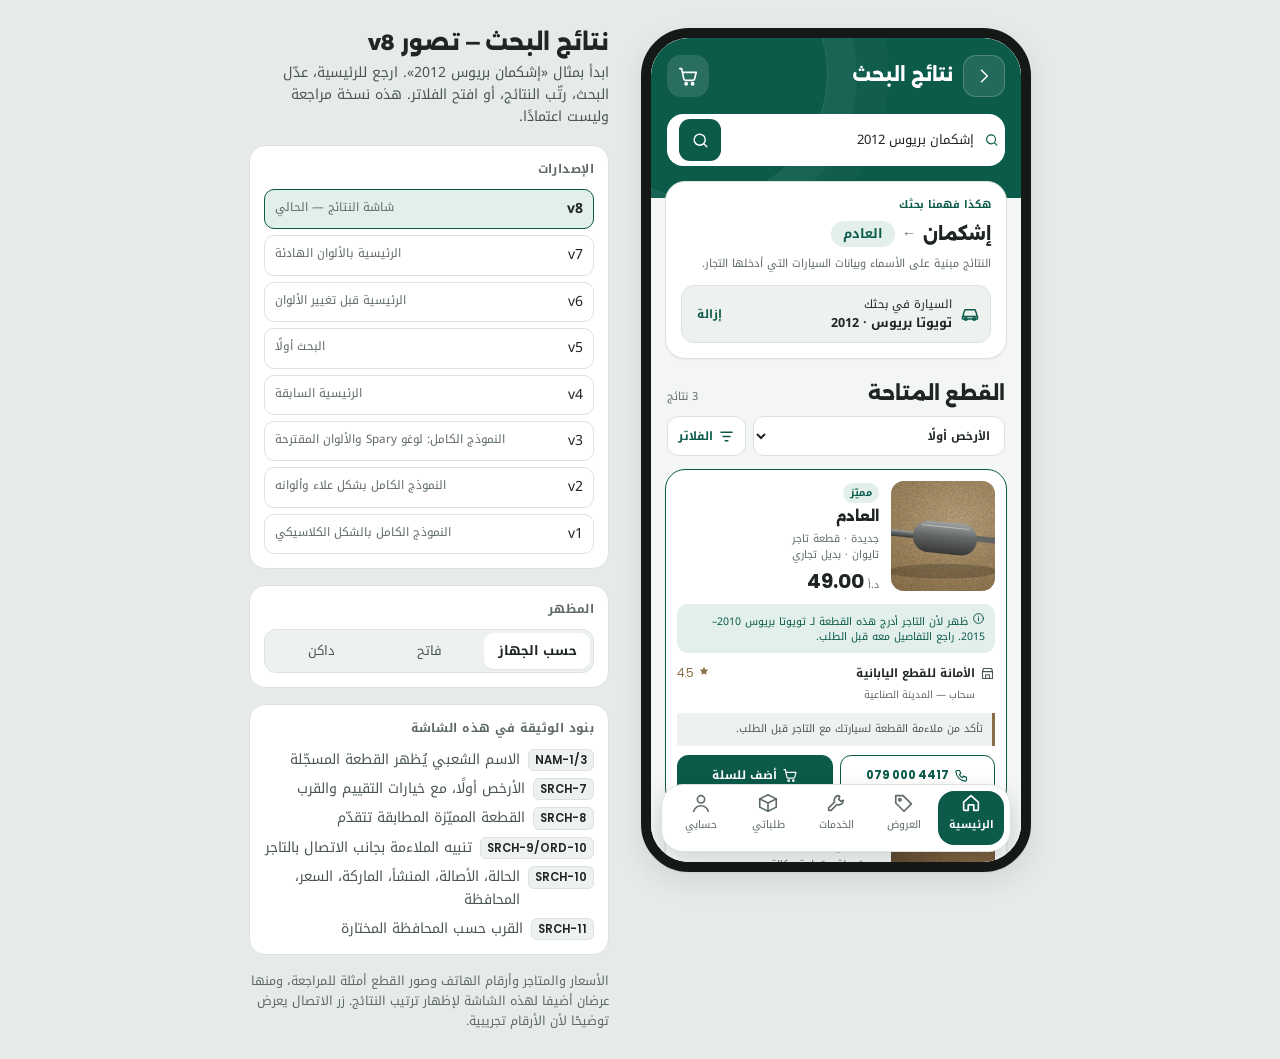
<file: versions/v8-results-concept.html>
<!doctype html>
<html lang="ar" dir="rtl">
<head>
<meta charset="utf-8">
<meta name="viewport" content="width=device-width, initial-scale=1, viewport-fit=cover">
<title>تطبيق زبون سوق القطع</title>
<meta name="claude:viewport-fit-sides" content="cover">
<link rel="preconnect" href="https://fonts.googleapis.com">
<link rel="preconnect" href="https://fonts.gstatic.com" crossorigin>
<link rel="stylesheet" href="https://fonts.googleapis.com/css2?family=Alexandria:wght@600;800&family=Noto+Kufi+Arabic:wght@400;500;700&family=Poppins:wght@600;700&display=swap">
<style>
/* Layout: phone home page. A green "workshop band" carries the logo, made of the logo's hex-nut, with the ad banner hanging off its edge;
   the hero is a search that translates Jordanian street names into official part names. Panel beside it: versions, controls, SRS clauses. */
:root{
  --ground:#E6EBE8; --bg:#F4F6F3; --surface:#FFFFFF; --surface-2:#EEF2EF; --line:#DCE3DF;
  --ink:#1F2523; --ink-2:#4A5651; --ink-3:#5E6A65;
  --brand:#0B5A4A; --brand-deep:#073F34; --brand-soft:#E2EFEA; --mint:#7FE0B5;
  --band:#0B5A4A; --band-ink:#FFFFFF; --band-ink-2:#CFE7DD; --hex:rgba(255,255,255,.07);
  --accent:#0B5A4A; --accent-hover:#084738; --accent-ink:#FFFFFF; --accent-soft:#E2EFEA;
  --glint:#896D47;
  --plate:#E9EDEB; --plate-line:#B9C2BE; --rivet:#9AA5A0;
  --slide-1:#073F34; --slide-2:#1F2523; --slide-3:#344B49; --on-slide:#FFFFFF;
  --on-brand:#FFFFFF; --ok:#1D7348; --scrim:rgba(20,26,24,.5);
  --shadow:0 1px 2px rgba(31,37,35,.06),0 10px 28px rgba(31,37,35,.10); --shadow-xs:0 1px 2px rgba(31,37,35,.06);
  --f-display:"Alexandria","Noto Kufi Arabic",Tahoma,sans-serif;
  --f-body:"Noto Kufi Arabic",Tahoma,sans-serif;
  --f-num:"Poppins","Segoe UI",sans-serif;
}
@media (prefers-color-scheme: dark){:root:not([data-theme="light"]){
  --ground:#0B110F; --bg:#111917; --surface:#18221F; --surface-2:#1F2B28; --line:#2B3834;
  --ink:#E8ECEA; --ink-2:#BCC6C2; --ink-3:#9AA6A1;
  --brand:#3FB58C; --brand-deep:#0B4A3D; --brand-soft:#15342C; --mint:#7FE0B5;
  --band:#0B4A3D; --band-ink:#FFFFFF; --band-ink-2:#BFDDD1; --hex:rgba(255,255,255,.06);
  --accent:#3FB58C; --accent-hover:#62CCA5; --accent-ink:#062018; --accent-soft:#15342C;
  --glint:#D7BD91;
  --plate:#26322F; --plate-line:#3B4A45; --rivet:#5C6B66;
  --slide-1:#0B4A3D; --slide-2:#26302D; --slide-3:#344B49; --on-slide:#FFFFFF;
  --on-brand:#062018; --ok:#5CC48C; --scrim:rgba(0,0,0,.62);
  --shadow:0 1px 2px rgba(0,0,0,.35),0 10px 28px rgba(0,0,0,.35); --shadow-xs:0 1px 2px rgba(0,0,0,.3); color-scheme:dark}}
:root[data-theme="dark"]{
  --ground:#0B110F; --bg:#111917; --surface:#18221F; --surface-2:#1F2B28; --line:#2B3834;
  --ink:#E8ECEA; --ink-2:#BCC6C2; --ink-3:#9AA6A1;
  --brand:#3FB58C; --brand-deep:#0B4A3D; --brand-soft:#15342C; --mint:#7FE0B5;
  --band:#0B4A3D; --band-ink:#FFFFFF; --band-ink-2:#BFDDD1; --hex:rgba(255,255,255,.06);
  --accent:#3FB58C; --accent-hover:#62CCA5; --accent-ink:#062018; --accent-soft:#15342C;
  --glint:#D7BD91;
  --plate:#26322F; --plate-line:#3B4A45; --rivet:#5C6B66;
  --slide-1:#0B4A3D; --slide-2:#26302D; --slide-3:#344B49; --on-slide:#FFFFFF;
  --on-brand:#062018; --ok:#5CC48C; --scrim:rgba(0,0,0,.62);
  --shadow:0 1px 2px rgba(0,0,0,.35),0 10px 28px rgba(0,0,0,.35); --shadow-xs:0 1px 2px rgba(0,0,0,.3); color-scheme:dark}

*{box-sizing:border-box}
body{background:var(--ground);color:var(--ink);font-family:var(--f-body);font-size:14px;line-height:1.6;
  padding-left:max(16px,env(safe-area-inset-left,0px));padding-right:max(16px,env(safe-area-inset-right,0px));padding-block:20px}
button,input,select{font:inherit;color:inherit}
button{cursor:pointer}
:focus-visible{outline:2px solid var(--brand);outline-offset:2px}
.num{font-family:var(--f-num);font-variant-numeric:tabular-nums}
.ltr{direction:ltr;unicode-bidi:isolate}

/* stage + panel */
.stage{display:grid;grid-template-columns:auto minmax(280px,360px);gap:32px;justify-content:center;align-items:start;max-width:1100px;margin:0 auto}
.device{width:390px;max-width:100%;height:844px;border:10px solid #141917;border-radius:48px;overflow:hidden;position:relative;background:var(--bg);box-shadow:var(--shadow)}
@media (max-width:860px){.stage{grid-template-columns:minmax(0,1fr);justify-items:center}.panel{width:100%;max-width:430px}}
@media (max-width:480px){.device{border:0;border-radius:20px;width:100%;height:calc(100dvh - 40px);min-height:600px}}
.panel{display:flex;flex-direction:column;gap:16px;min-width:0}
.panel h1{font-family:var(--f-display);font-size:22px;font-weight:800;margin:0;line-height:1.35;text-wrap:balance}
.panel p{margin:0}
.pbox{background:var(--surface);border:1px solid var(--line);border-radius:16px;padding:14px;display:flex;flex-direction:column;gap:10px;min-width:0}
.pbox h2{font-size:12px;letter-spacing:.03em;color:var(--ink-3);margin:0;font-weight:700}
.vers{display:flex;flex-direction:column;gap:6px;margin:0;padding:0;list-style:none}
.vers a,.vers span{display:flex;justify-content:space-between;gap:8px;padding:8px 10px;border-radius:10px;border:1px solid var(--line);color:var(--ink);text-decoration:none}
.vers a:hover{border-color:var(--brand)}
.vers .cur{background:var(--brand-soft);border-color:var(--brand);font-weight:700}
.vers small{color:var(--ink-3);font-weight:400}
.seg{display:flex;background:var(--surface-2);border:1px solid var(--line);border-radius:12px;padding:3px;gap:2px}
.seg button{flex:1;border:0;background:transparent;border-radius:9px;min-height:36px;font-size:13px;color:var(--ink-2)}
.seg button[aria-pressed=true]{background:var(--surface);color:var(--ink);font-weight:700;box-shadow:var(--shadow-xs)}
.refs{display:flex;flex-direction:column;gap:7px;margin:0;padding:0;list-style:none}
.refs li{display:grid;grid-template-columns:auto 1fr;gap:8px;align-items:baseline}
.refs code{font-family:var(--f-num);font-size:11.5px;font-weight:600;background:var(--surface-2);border:1px solid var(--line);border-radius:6px;padding:1px 6px;direction:ltr;white-space:nowrap}
.refs span{color:var(--ink-2);min-width:0}
.pnote{font-size:12.5px;color:var(--ink-3)}

/* app */
.app{height:100%;position:relative;background:var(--bg);display:flex;flex-direction:column}
.scroll{flex:1;overflow-y:auto;overscroll-behavior:contain;min-height:0;padding-bottom:104px;scrollbar-width:none}
.scroll::-webkit-scrollbar{display:none}

/* the band */
.band{background-color:var(--band);color:var(--band-ink);padding:0 16px 70px;position:relative;
  background-image:url("data:image/svg+xml,%3Csvg xmlns='http://www.w3.org/2000/svg' width='56' height='48' viewBox='0 0 56 48'%3E%3Cpath d='M14 1h28l13 23-13 23H14L1 24z' fill='none' stroke='white' stroke-width='1.4'/%3E%3C/svg%3E");
  background-size:56px 48px;background-blend-mode:normal}
.band::after{content:"";position:absolute;inset:0;background:var(--band);opacity:.9;pointer-events:none}
.band > *{position:relative;z-index:1}
.hdr{position:sticky;top:0;z-index:5;display:flex;align-items:center;gap:8px;padding:14px 16px 10px;margin:0 -16px;background:var(--band)}
.logo{display:flex;align-items:center;gap:8px;direction:ltr;flex:1}
.logo .wm{font-family:var(--f-num);font-weight:700;font-size:25px;letter-spacing:-.01em;color:var(--mint);line-height:1}
.logo .wm b{color:var(--band-ink);font-weight:700}
.ibtn{width:44px;height:44px;border-radius:14px;border:0;background:rgba(255,255,255,.12);color:var(--band-ink);display:grid;place-items:center;position:relative;flex:none}
.ibtn:hover{background:rgba(255,255,255,.2)}
.ibtn .dot{position:absolute;top:-3px;inset-inline-end:-3px;min-width:20px;height:20px;border-radius:10px;background:var(--accent);color:var(--accent-ink);font:700 11px/20px var(--f-num);padding:0 5px;border:2px solid var(--band)}
.rolepill{display:flex;align-items:center;gap:6px;height:38px;padding:0 12px;border-radius:999px;border:1px solid rgba(255,255,255,.3);background:rgba(255,255,255,.12);color:var(--band-ink);font-weight:700;font-size:13px}
.loc{display:flex;align-items:center;gap:6px;border:0;background:none;color:var(--band-ink-2);padding:4px 0 0;font-size:13px}
.loc b{color:var(--band-ink)}

/* banner hanging off the band */
.bnr{margin:-58px 16px 0;position:relative;z-index:2}
.bnr-track{display:flex;overflow-x:auto;scroll-snap-type:x mandatory;border-radius:22px;box-shadow:var(--shadow);scrollbar-width:none}
.bnr-track::-webkit-scrollbar{display:none}
.slide{flex:0 0 100%;scroll-snap-align:start;min-height:148px;display:grid;grid-template-columns:minmax(0,1fr) 120px;gap:10px;align-items:center;padding:16px;color:var(--on-slide);position:relative;border:0;text-align:start}
.slide .st1{display:block;font-family:var(--f-display);font-weight:800;font-size:19px;line-height:1.35;margin:0 0 4px;text-wrap:balance}
.slide .st2{display:block;margin:0;font-size:12.5px;opacity:.88}
.slide .cta{display:inline-flex;align-items:center;gap:6px;margin-top:10px;font-weight:700;font-size:12.5px;background:rgba(255,255,255,.16);padding:5px 12px;border-radius:999px}
.slide img{width:120px;height:110px;object-fit:cover;border-radius:16px;transform:rotate(-4deg);box-shadow:0 8px 20px rgba(0,0,0,.3)}
.slide .ad{position:absolute;top:10px;inset-inline-end:12px;font-size:10.5px;background:rgba(0,0,0,.28);padding:1px 7px;border-radius:5px;z-index:1}
.dots{display:flex;justify-content:center;gap:6px;padding:10px 0 0}
.dots button{width:7px;height:7px;border-radius:4px;border:0;padding:0;background:var(--line);transition:width .25s}
.dots button[aria-current=true]{width:22px;background:var(--brand)}

/* hero search */
.sec{padding:22px 16px 0}
.hero-t{font-family:var(--f-display);font-weight:800;font-size:26px;line-height:1.3;margin:0;text-wrap:balance}
.hero-t em{font-style:normal;color:var(--brand)}
.hero-s{margin:4px 0 14px;color:var(--ink-2)}
.sbox{display:flex;align-items:center;gap:8px;background:var(--surface);border:2px solid var(--line);border-radius:20px;padding:6px 6px 6px 8px;box-shadow:var(--shadow-xs);position:relative;transition:border-color .2s}
.sbox:focus-within{border-color:var(--brand)}
.sbox > svg{flex:none;color:var(--brand);margin-inline-start:6px}
.sfield{position:relative;flex:1;min-width:0;height:44px}
.sfield input{position:absolute;inset:0;width:100%;border:0;background:transparent;outline:none;font-size:15px;color:var(--ink)}
.ghost{position:absolute;inset:0;display:flex;align-items:center;font-size:15px;color:var(--ink-3);pointer-events:none;white-space:nowrap;overflow:hidden}
.ghost i{display:inline-block;width:2px;height:20px;background:var(--brand);margin-inline-start:2px;animation:blink 1s steps(1) infinite}
@keyframes blink{50%{opacity:0}}
.sgo{width:48px;height:48px;flex:none;border:0;background:var(--accent);color:var(--accent-ink);display:grid;place-items:center;clip-path:polygon(25% 3%,75% 3%,100% 50%,75% 97%,25% 97%,0 50%)}
.sgo:hover{background:var(--accent-hover)}
.xl8{display:flex;flex-wrap:wrap;align-items:center;gap:6px;min-height:36px;margin-top:10px}
.xl8 .said{font-weight:700;color:var(--ink)}
.xl8 .arr{color:var(--ink-3)}
.pill{display:inline-flex;align-items:center;gap:4px;height:28px;padding:0 10px;border-radius:999px;font-size:12.5px;font-weight:700;white-space:nowrap}
.pill.part{background:var(--brand);color:var(--on-brand)}
.pill.car{background:var(--brand-soft);color:var(--brand)}
.pill.oem{background:var(--surface-2);color:var(--ink);border:1px solid var(--line);font-family:var(--f-num)}
.xl8 .lbl{font-size:12px;color:var(--ink-3)}
@media (prefers-reduced-motion:no-preference){.xl8 > *{animation:pop .35s ease-out both}.xl8 > *:nth-child(2){animation-delay:.06s}.xl8 > *:nth-child(3){animation-delay:.12s}.xl8 > *:nth-child(4){animation-delay:.18s}.xl8 > *:nth-child(5){animation-delay:.24s}
  @keyframes pop{from{opacity:0;transform:translateY(6px) scale(.96)}}}
.go-row{display:flex;justify-content:flex-end}
.go-row button{border:0;background:none;color:var(--brand);font-weight:700;padding:6px 0}

/* entry tiles */
.tiles{display:grid;grid-template-columns:1fr 1fr;gap:10px;padding:16px 16px 0}
.tile{display:flex;flex-direction:column;align-items:flex-start;gap:8px;padding:14px;background:var(--surface);border:1px solid var(--line);border-radius:20px;text-align:start;min-width:0;box-shadow:var(--shadow-xs)}
.tile:hover{border-color:var(--brand)}
.hexi{width:42px;height:38px;display:grid;place-items:center;background:var(--brand-soft);color:var(--brand);clip-path:polygon(25% 0,75% 0,100% 50%,75% 100%,25% 100%,0 50%)}
.tile b{font-size:15px;line-height:1.3}
.tile .sub{font-size:12px;color:var(--ink-3);line-height:1.4}
.makes{display:flex;gap:4px;flex-wrap:wrap}
.makes span{font-size:11px;padding:1px 7px;border-radius:999px;background:var(--surface-2);border:1px solid var(--line);color:var(--ink-2)}
.plate{width:100%;background:var(--plate);border:1px solid var(--plate-line);border-radius:8px;padding:6px 18px;position:relative;direction:ltr;font-family:ui-monospace,"Cascadia Mono",Consolas,monospace;font-size:11.5px;letter-spacing:.09em;color:var(--ink);white-space:nowrap;overflow:hidden}
.plate::before,.plate::after{content:"";position:absolute;top:50%;width:6px;height:6px;margin-top:-3px;border-radius:50%;background:var(--rivet)}
.plate::before{left:6px}.plate::after{right:6px}
.plate small{display:block;font-size:8.5px;letter-spacing:.2em;color:var(--ink-3)}
.plate .rest{color:var(--ink-3)}

/* trust strip */
.trust{display:grid;grid-template-columns:repeat(3,minmax(0,1fr));gap:8px;padding:16px 16px 0}
.trust div{display:flex;flex-direction:column;align-items:center;text-align:center;gap:4px;font-size:11.5px;font-weight:700;color:var(--ink-2);padding:10px 4px;border-radius:14px;background:var(--surface-2)}
.trust svg{color:var(--brand)}

/* section heads */
.sh{display:flex;align-items:baseline;justify-content:space-between;gap:8px;padding:26px 16px 10px}
.sh h2{font-family:var(--f-display);font-weight:800;font-size:19px;margin:0;display:flex;align-items:center;gap:8px}
.sh h2::before{content:"";width:10px;height:9px;background:var(--brand);clip-path:polygon(25% 0,75% 0,100% 50%,75% 100%,25% 100%,0 50%);flex:none}
.sh button{border:0;background:none;color:var(--brand);font-weight:700;font-size:13px;padding:6px 0}
.rail{display:flex;gap:12px;overflow-x:auto;padding:0 16px 6px;scroll-snap-type:x proximity;scrollbar-width:none}
.rail::-webkit-scrollbar{display:none}

/* offer card with a hanging price tag */
.oc{flex:0 0 178px;scroll-snap-align:start;display:flex;flex-direction:column;gap:8px;padding:8px;background:var(--surface);border:1px solid var(--line);border-radius:20px;box-shadow:var(--shadow-xs);min-width:0}
.oc-open{display:flex;flex-direction:column;gap:5px;border:0;background:none;padding:0;text-align:start;min-width:0}
.oc-img{position:relative;border-radius:14px;overflow:hidden;aspect-ratio:1;background:var(--surface-2)}
.oc-img img{width:100%;height:100%;object-fit:cover;display:block}
.tag{position:absolute;top:10px;inset-inline-start:-2px;background:var(--accent);color:var(--accent-ink);font:700 13px/1 var(--f-num);padding:7px 16px 7px 10px;
  clip-path:polygon(0 0,100% 0,calc(100% - 9px) 50%,100% 100%,0 100%)}
[dir=rtl] .tag{clip-path:polygon(0 0,100% 0,100% 100%,0 100%,9px 50%);padding:7px 10px 7px 16px}
.pills{display:flex;gap:4px;flex-wrap:wrap}
.pills span{font-size:10.5px;font-weight:700;padding:1px 7px;border-radius:999px;background:var(--surface-2);color:var(--ink-2)}
.pills .new{background:var(--brand-soft);color:var(--brand)}
.oc .t{font-weight:700;font-size:13.5px;line-height:1.45;display:-webkit-box;-webkit-line-clamp:2;-webkit-box-orient:vertical;overflow:hidden}
.oc .fit{font-size:11.5px;color:var(--ink-3);white-space:nowrap;overflow:hidden;text-overflow:ellipsis}
.pr{display:flex;align-items:baseline;gap:6px;flex-wrap:wrap}
.pr b{font:700 18px/1 var(--f-num);color:var(--ink)}
.pr small{font-size:11px;color:var(--ink-3)}
.pr s{font:500 12px var(--f-num);color:var(--ink-3)}
.ends{font-size:11.5px;color:var(--accent);font-weight:700;display:flex;align-items:center;gap:4px}
.seller{font-size:11.5px;color:var(--ink-2);display:flex;align-items:center;gap:4px;min-width:0;white-space:nowrap;overflow:hidden;text-overflow:ellipsis}
.seller .st{color:#D99A00;display:inline-flex}
.add{min-height:40px;border-radius:14px;border:0;background:var(--accent);color:var(--accent-ink);font-weight:700;font-size:13px;display:flex;align-items:center;justify-content:center;gap:6px}
.add:hover{background:var(--accent-hover)}
.add.in{background:var(--brand-soft);color:var(--brand)}

/* services */
.types{display:flex;gap:10px;overflow-x:auto;padding:0 16px 4px;scrollbar-width:none}
.types::-webkit-scrollbar{display:none}
.type{flex:none;width:72px;display:flex;flex-direction:column;align-items:center;gap:6px;border:0;background:none;padding:0;font-size:11.5px;color:var(--ink-2);text-align:center;line-height:1.3}
.type span:first-child{width:56px;height:52px;display:grid;place-items:center;background:var(--surface);border:1px solid var(--line);color:var(--brand);clip-path:polygon(25% 0,75% 0,100% 50%,75% 100%,25% 100%,0 50%)}
.svcs{display:flex;flex-direction:column;gap:10px;padding:12px 16px 0}
.sc{display:grid;grid-template-columns:60px minmax(0,1fr) auto;gap:12px;align-items:center;padding:10px;background:var(--surface);border:1px solid var(--line);border-radius:20px;box-shadow:var(--shadow-xs)}
.sc img{width:60px;height:60px;border-radius:14px;object-fit:cover;display:block}
.sc b{display:block;font-size:14px}
.sc .m{font-size:12px;color:var(--ink-3)}
.wa{min-height:40px;padding:0 12px;border-radius:14px;border:0;background:var(--brand);color:var(--on-brand);font-weight:700;font-size:12.5px;display:flex;align-items:center;gap:6px}

/* floating bottom nav */
.nav{position:absolute;inset-inline:12px;bottom:12px;display:grid;grid-template-columns:repeat(5,1fr);background:var(--surface);border:1px solid var(--line);border-radius:24px;padding:6px;box-shadow:var(--shadow);z-index:10}
.nav button{border:0;background:none;display:flex;flex-direction:column;align-items:center;gap:2px;min-height:52px;font-size:11px;color:var(--ink-3);border-radius:18px}
.nav button[aria-current=page]{color:var(--brand);font-weight:700;background:var(--brand-soft)}

.toast{position:absolute;inset-inline:16px;bottom:96px;background:var(--ink);color:var(--bg);padding:12px 14px;border-radius:14px;font-size:13.5px;z-index:20;box-shadow:var(--shadow)}
.sr{position:absolute;width:1px;height:1px;overflow:hidden;clip:rect(0 0 0 0)}

/* v5 concept: make the local-language search the first impression. The ad remains near the top. */
.band{padding-bottom:86px;background-size:72px 62px}
.band::after{opacity:.94}
.hdr{padding-top:17px;padding-bottom:12px}
.sec{position:relative;z-index:2;margin:-62px 14px 0;padding:20px 18px 18px;background:var(--surface);border:1px solid var(--line);border-radius:26px;box-shadow:0 18px 38px rgba(9,43,33,.14)}
.sec::before{content:"";position:absolute;top:0;inset-inline-start:26px;width:52px;height:4px;border-radius:0 0 5px 5px;background:var(--accent)}
.hero-kicker{display:flex;align-items:center;gap:7px;margin-bottom:8px;color:var(--brand);font-size:11px;font-weight:700}
.hero-kicker::before{content:"";width:8px;height:8px;background:var(--accent);clip-path:polygon(25% 0,75% 0,100% 50%,75% 100%,25% 100%,0 50%)}
.hero-t{font-size:25px;line-height:1.35;letter-spacing:-.025em}
.hero-s{margin:6px 0 16px;font-size:12.5px;line-height:1.65}
.sbox{border-width:1px;border-color:var(--line);background:var(--bg);border-radius:17px;box-shadow:none}
.sbox:focus-within{border-color:var(--brand);box-shadow:0 0 0 3px var(--brand-soft)}
.sgo{border-radius:12px;clip-path:none}
.xl8{min-height:36px;margin-top:9px}
.demo{display:flex;align-items:center;gap:6px;flex-wrap:wrap;margin-top:7px;font-size:11px;color:var(--ink-3)}
.demo button{border:1px solid var(--line);background:var(--surface);color:var(--ink-2);border-radius:999px;padding:3px 8px;font-size:11px;min-height:27px}
.demo button:hover{border-color:var(--brand);color:var(--brand)}
.bnr{margin:17px 16px 0}
.bnr-track{border-radius:18px;box-shadow:var(--shadow-xs)}
.slide{min-height:125px;grid-template-columns:minmax(0,1fr) 91px;padding:13px 14px}
.slide .st1{font-size:16px}
.slide .st2{font-size:11px}
.slide .cta{margin-top:6px}
.slide img{width:88px;height:84px;border-radius:12px;transform:rotate(-3deg)}
.dots{padding-top:8px}
.tiles{padding-top:17px}
.trust{padding-top:12px}
@media(max-width:360px){.hero-t{font-size:23px}.sec{padding-inline:15px}.slide{grid-template-columns:minmax(0,1fr) 76px}.slide img{width:74px;height:76px}}
@media(prefers-reduced-motion:reduce){.ghost i{animation:none}}

/* v6: the lower half uses two clear search paths, editorial offers, and a service route. */
.entry-head{padding:27px 17px 0}
.entry-head .eyebrow{display:block;color:var(--brand);font-size:11px;font-weight:700;letter-spacing:.01em}
.entry-head h2{font:800 20px/1.45 var(--f-display);margin:3px 0 0}
.entry-head p{font-size:12px;color:var(--ink-3);margin:1px 0 0}
.tiles{display:grid;grid-template-columns:1fr;gap:10px;padding:12px 16px 0}
.tile{position:relative;overflow:hidden;min-height:94px;display:grid;grid-template-columns:auto minmax(0,1fr) auto;align-items:center;gap:12px;padding:16px;border-radius:19px;text-align:start}
.tile:hover{transform:translateY(-1px)}
.tile-icon{width:48px;height:48px;display:grid;place-items:center;flex:none;border-radius:15px;background:var(--brand-soft);color:var(--brand)}
.tile-copy{display:flex;flex-direction:column;min-width:0;gap:2px}
.tile-copy b{font:800 16px/1.4 var(--f-display)}
.tile-copy small{font-size:11.5px;line-height:1.5;color:var(--ink-3)}
.tile-arrow{color:var(--brand);display:grid;place-items:center}
.car-tile{min-height:132px;align-items:start;background:linear-gradient(135deg,#0D5B4B,#073F34 76%);border-color:#0D5B4B;color:#fff;box-shadow:0 10px 22px rgba(6,60,48,.17)}
.car-tile::after{content:"";position:absolute;inset-inline-end:-34px;bottom:-72px;width:185px;height:185px;border:1px solid rgba(255,255,255,.12);border-radius:50%;box-shadow:0 0 0 20px rgba(255,255,255,.035),0 0 0 45px rgba(255,255,255,.025);pointer-events:none}
.car-tile .tile-icon{background:rgba(255,255,255,.15);color:var(--mint)}
.car-tile .tile-copy small,.car-tile .tile-arrow{color:#CEE9DE}
.car-tile .steps{grid-column:2 / 4;display:flex;gap:5px;flex-wrap:wrap;margin-top:-2px;z-index:1}
.car-tile .steps span{border:1px solid rgba(255,255,255,.22);background:rgba(255,255,255,.09);border-radius:999px;padding:2px 9px;font-size:10.5px;color:#F0FFF8}
.vin-tile{background:var(--surface);grid-template-columns:auto minmax(0,1fr) 112px}
.vin-tile .plate{padding:7px 12px;width:112px;font-size:8.5px;line-height:1.4;letter-spacing:0}
.vin-tile .plate small{font-size:7px}
.vin-tile .tile-icon{background:var(--surface-2)}
.vin-tile .tile-copy b{font-size:14.5px}
.trust{padding-top:13px}
.trust div{background:transparent;border:1px solid var(--line);font-size:10.5px;border-radius:12px;min-height:68px;justify-content:center}
.sh{padding-top:29px}
.sh h2{font-size:20px}
.rail{gap:10px;padding-bottom:10px}
.oc{flex-basis:202px;padding:8px 8px 10px;gap:7px;border-radius:19px}
.oc-img{aspect-ratio:1.2;border-radius:13px}
.oc .t{font-size:14px;line-height:1.5}
.oc .fit{font-size:11px}
.oc .pr b{font-size:20px}
.oc .seller{font-size:11px}
.oc .add{border-radius:12px;min-height:42px}
.road-callout{position:relative;overflow:hidden;margin:27px 16px 0;padding:19px 18px 20px;border-radius:22px;background:linear-gradient(116deg,#262C29 0%,#15241F 75%);color:#fff;min-height:168px}
.road-callout::before{content:"";position:absolute;inset-inline-end:-60px;top:-78px;width:250px;height:250px;border:2px dashed rgba(127,224,181,.26);border-radius:50%;box-shadow:0 0 0 29px rgba(127,224,181,.035),0 0 0 59px rgba(127,224,181,.025);pointer-events:none}
.road-callout .road-pin{position:absolute;inset-inline-end:35px;top:40px;width:58px;height:58px;border-radius:18px;display:grid;place-items:center;background:var(--accent);color:var(--accent-ink);transform:rotate(-9deg);box-shadow:0 9px 22px rgba(0,0,0,.25)}
.road-callout .road-pin svg{transform:rotate(9deg)}
.road-callout .road-kicker{display:block;font-size:10.5px;color:var(--mint);font-weight:700;letter-spacing:.02em}
.road-callout h2{font:800 18px/1.4 var(--f-display);margin:3px 0 2px;max-width:215px;position:relative}
.road-callout p{font-size:11.5px;color:#D0DDD6;line-height:1.6;max-width:245px;margin:0 0 11px;position:relative}
.road-callout button{position:relative;z-index:1;border:0;border-radius:999px;background:#E9F5EF;color:#0B4A3D;font-weight:700;font-size:11.5px;min-height:35px;padding:0 13px}
.road-callout + .sh{padding-top:23px}
.types{gap:8px;padding-bottom:8px}
.type{width:76px;gap:7px;font-size:11px}
.type span:first-child{width:56px;height:52px;border-radius:16px;clip-path:none;background:var(--brand-soft);border:1px solid transparent}
.type:hover span:first-child{border-color:var(--brand)}
.svcs{gap:9px;padding-top:9px}
.sc{grid-template-columns:48px minmax(0,1fr) auto;gap:10px;padding:11px;border-radius:17px}
.service-icon{width:48px;height:48px;border-radius:14px;display:grid;place-items:center;background:var(--surface-2);color:var(--brand)}
.sc b{font-size:13px;line-height:1.5}
.sc .m{font-size:10.5px;line-height:1.45}
.service-area{display:flex;align-items:center;gap:2px;color:var(--ink-3);font-size:10px;margin-top:3px}
.wa{border-radius:12px;padding:0 9px;font-size:11.5px;min-height:39px}
.nav{inset-inline:10px;bottom:10px;gap:2px;border-radius:22px;padding:6px;background:var(--surface);box-shadow:0 12px 27px rgba(4,33,25,.19);border:1px solid var(--line)}
.nav button{min-height:54px;border-radius:16px;font-size:10.5px;gap:3px}
.nav button[aria-current=page]{background:var(--brand);color:var(--on-brand)}
/* v7 palette: forest for actions, mint for small bright marks, muted brass for text details. */
.ibtn .dot{background:var(--mint);color:#073F34}
.sec::before{background:var(--brand)}
.hero-kicker::before{background:var(--glint)}
.ends,.seller .st{color:var(--glint)}
.road-callout .road-pin{background:var(--mint);color:#073F34}
@media(max-width:360px){.vin-tile{grid-template-columns:auto minmax(0,1fr)}.vin-tile .plate{grid-column:2;width:100%}.road-callout .road-pin{inset-inline-end:19px;width:47px;height:47px}.road-callout h2{max-width:185px}}

/* v8: a search result explains the match before it asks for a purchase. */
.r-scroll{flex:1;overflow-y:auto;min-height:0;padding-bottom:104px;scrollbar-width:none;background:var(--bg)}
.r-scroll::-webkit-scrollbar{display:none}
.r-top{background:var(--band);color:var(--band-ink);padding:17px 16px 32px;position:relative;overflow:hidden}
.r-top::after{content:"";position:absolute;inset-inline-end:-75px;top:-90px;width:250px;height:250px;border:1px solid rgba(255,255,255,.13);border-radius:50%;box-shadow:0 0 0 29px rgba(255,255,255,.035),0 0 0 61px rgba(255,255,255,.025);pointer-events:none}
.r-topline{display:flex;align-items:center;gap:10px;position:relative;z-index:1}
.r-back{width:42px;height:42px;display:grid;place-items:center;border:1px solid rgba(255,255,255,.2);background:rgba(255,255,255,.1);color:#fff;border-radius:13px;flex:none}
.r-topline h1{font:800 18px/1.4 var(--f-display);margin:0;flex:1}
.r-topline .ibtn{width:42px;height:42px}
.r-search{display:flex;gap:8px;position:relative;z-index:1;margin-top:17px;padding:5px 6px 5px 12px;background:#fff;border-radius:16px;align-items:center;color:#0B5A4A}
.r-search input{width:100%;min-width:0;border:0;background:none;color:#1F2523;outline:none;font-size:13px}
.r-search button{border:0;border-radius:11px;background:#0B5A4A;color:white;min-width:42px;height:42px;display:grid;place-items:center}
.r-explain{position:relative;z-index:2;margin:-17px 14px 0;padding:15px;background:var(--surface);border:1px solid var(--line);border-radius:20px;box-shadow:var(--shadow-xs)}
.r-explain-label{font-size:10.5px;font-weight:700;color:var(--brand);margin-bottom:7px}
.r-translation{display:flex;align-items:center;gap:7px;flex-wrap:wrap;line-height:1.4}
.r-translation .spoken{font:800 17px var(--f-display)}
.r-translation .arrow{color:var(--ink-3)}
.r-translation .official{background:var(--brand-soft);color:var(--brand);border-radius:999px;font-weight:700;padding:4px 12px;font-size:13px}
.r-explain-sub{margin:8px 0 0;color:var(--ink-3);font-size:11px;line-height:1.55}
.r-car{display:flex;align-items:center;gap:8px;margin-top:13px;padding:9px 10px;border:1px solid var(--line);border-radius:13px;background:var(--surface-2);font-size:11.5px}
.r-car svg{color:var(--brand);flex:none}
.r-car span{flex:1;min-width:0}
.r-car b{display:block;font-size:12.5px}
.r-car button{border:0;background:none;color:var(--brand);font-weight:700;font-size:11.5px;min-height:32px;padding:0 5px}
.r-tools{padding:23px 16px 13px;display:flex;flex-direction:column;gap:10px}
.r-tools-head{display:flex;align-items:baseline;justify-content:space-between;gap:8px}
.r-tools h2{font:800 19px var(--f-display);margin:0}
.r-count{font-size:11px;color:var(--ink-3)}
.r-tool-row{display:flex;gap:7px;align-items:center}
.r-select,.r-filter-btn{display:flex;align-items:center;justify-content:center;gap:5px;border:1px solid var(--line);border-radius:11px;background:var(--surface);color:var(--ink);font-size:11.5px;font-weight:700;min-height:40px;padding:0 10px;min-width:0}
.r-select{flex:1;cursor:pointer;text-align:start}
.r-filter-btn{flex:none;color:var(--brand)}
.r-filter-btn.on{background:var(--brand-soft);border-color:var(--brand)}
.r-location{display:flex;align-items:center;gap:8px;font-size:11px;color:var(--ink-2)}
.r-location select{flex:1;min-width:0;border:1px solid var(--line);border-radius:9px;background:var(--surface);color:var(--ink);min-height:35px;padding:4px 8px;font-size:11.5px}
.r-list{display:flex;flex-direction:column;gap:12px;padding:0 14px 10px}
.r-card{background:var(--surface);border:1px solid var(--line);border-radius:20px;overflow:hidden;box-shadow:var(--shadow-xs)}
.r-card.featured{border-color:var(--brand)}
.r-card-main{display:grid;grid-template-columns:104px minmax(0,1fr);gap:12px;padding:11px}
.r-photo{width:104px;height:110px;object-fit:cover;border-radius:13px;background:var(--surface-2)}
.r-card-title{min-width:0}
.r-card-title .featured-label{display:inline-flex;font-size:10px;font-weight:700;color:var(--brand);background:var(--brand-soft);padding:2px 7px;border-radius:999px;margin-bottom:3px}
.r-card-title h3{font:800 14px/1.5 var(--f-display);margin:0 0 4px}
.r-meta{font-size:10.5px;color:var(--ink-3);line-height:1.55}
.r-price{display:flex;gap:4px;align-items:baseline;margin-top:7px;direction:ltr;justify-content:flex-end}
.r-price b{font:700 20px/1 var(--f-num);color:var(--ink)}
.r-price small{font-size:10px;color:var(--ink-3)}
.r-why{margin:0 11px 11px;padding:8px 10px;border-radius:11px;background:var(--brand-soft);color:var(--brand);font-size:10.5px;line-height:1.5}
.r-seller{display:flex;align-items:center;flex-wrap:wrap;gap:5px;padding:0 11px 10px;font-size:11.5px;color:var(--ink-2)}
.r-seller b{color:var(--ink);font-size:11.5px;min-width:0;overflow:hidden;text-overflow:ellipsis;white-space:nowrap}
.r-seller .star{color:var(--glint);margin-inline-start:auto;white-space:nowrap}
.r-shoploc{width:100%;padding-inline-start:20px;font-size:10px;color:var(--ink-3)}
.r-warning{margin:0 11px 9px;padding:8px 9px;border-inline-start:3px solid var(--glint);background:var(--surface-2);font-size:10.5px;line-height:1.55;color:var(--ink-2)}
.r-actions{display:grid;grid-template-columns:1fr 1fr;gap:7px;padding:0 11px 11px}
.r-actions button{min-height:41px;border-radius:11px;font-size:11.5px;font-weight:700;display:flex;align-items:center;justify-content:center;gap:5px}
.r-call{background:var(--surface);border:1px solid var(--brand);color:var(--brand)}
.r-add{background:var(--brand);border:1px solid var(--brand);color:var(--on-brand)}
.r-add.in{background:var(--brand-soft);color:var(--brand)}
.r-empty{margin:0 14px;padding:34px 18px;text-align:center;background:var(--surface);border:1px solid var(--line);border-radius:19px}
.r-empty svg{color:var(--brand)}
.r-empty h3{font:800 16px var(--f-display);margin:8px 0 2px}
.r-empty p{font-size:12px;color:var(--ink-3);margin:0 0 14px}
.r-empty button{background:var(--brand);color:var(--on-brand);border:0;border-radius:11px;padding:9px 15px;font-weight:700}
.r-sheet-wrap{position:absolute;inset:0;z-index:30;display:flex;align-items:flex-end}
.r-scrim{position:absolute;inset:0;background:var(--scrim);border:0}
.r-sheet{position:relative;width:100%;max-height:83%;overflow-y:auto;background:var(--surface);border-radius:24px 24px 0 0;padding:18px 17px 23px;box-shadow:var(--shadow)}
.r-sheet-head{display:flex;align-items:center;justify-content:space-between;gap:10px;margin-bottom:13px}
.r-sheet h2{font:800 18px var(--f-display);margin:0}
.r-sheet-head button{width:36px;height:36px;border:0;border-radius:10px;background:var(--surface-2)}
.r-field{display:flex;flex-direction:column;gap:4px;margin-bottom:12px;font-size:11.5px;font-weight:700}
.r-field select,.r-field input{width:100%;border:1px solid var(--line);border-radius:10px;background:var(--bg);color:var(--ink);min-height:40px;padding:6px 10px;font-size:12px}
.r-price-fields{display:grid;grid-template-columns:1fr 1fr;gap:9px}
.r-sheet-actions{display:grid;grid-template-columns:1fr 1fr;gap:8px;margin-top:4px}
.r-sheet-actions button{min-height:42px;border-radius:11px;font-weight:700;border:1px solid var(--line);background:var(--surface);color:var(--ink)}
.r-sheet-actions button:last-child{background:var(--brand);color:var(--on-brand);border-color:var(--brand)}
@media(max-width:360px){.r-card-main{grid-template-columns:88px minmax(0,1fr);gap:9px}.r-photo{width:88px;height:100px}.r-price b{font-size:18px}.r-seller{flex-wrap:wrap}}
</style>
</head>
<body>
<div class="stage">
  <div class="device"><div class="app" id="app" dir="rtl" lang="ar"></div></div>
  <aside class="panel" id="panel" aria-label="لوحة المعاينة"></aside>
</div>
<script>
/* ---------- icons (stroke, currentColor) ---------- */
const P = {
  search:'<circle cx="11" cy="11" r="7"/><path d="m20 20-3.5-3.5"/>',
  cart:'<path d="M3 4h2l2.4 11.2a2 2 0 0 0 2 1.6h7.7a2 2 0 0 0 2-1.5L21 8H6"/><circle cx="10" cy="20.5" r="1.2"/><circle cx="17" cy="20.5" r="1.2"/>',
  back:'<path d="M9 5l7 7-7 7"/>', chev:'<path d="M15 5l-7 7 7 7"/>', down:'<path d="m6 9 6 6 6-6"/>',
  home:'<path d="M4 11 12 4l8 7v8a1 1 0 0 1-1 1h-4v-6h-6v6H5a1 1 0 0 1-1-1z"/>',
  tag:'<path d="M3 12V4h8l9 9-8 8z"/><circle cx="7.5" cy="8.5" r="1.3"/>',
  wrench:'<path d="M15 4a5 5 0 0 0-4.6 6.9L4 17.3V20h2.7l6.4-6.4A5 5 0 0 0 20 9l-3 1-2-2 1-3z"/>',
  box:'<path d="M3 7.5 12 3l9 4.5v9L12 21l-9-4.5z"/><path d="M3 7.5 12 12l9-4.5M12 12v9"/>',
  user:'<circle cx="12" cy="8" r="4"/><path d="M4 21c1.5-4 4.5-6 8-6s6.5 2 8 6"/>',
  star:'<path fill="currentColor" stroke="none" d="M12 3.5l2.6 5.3 5.9.9-4.3 4.1 1 5.8L12 16.9l-5.2 2.7 1-5.8-4.3-4.1 5.9-.9z"/>',
  phone:'<path d="M5 4h4l2 5-2.5 1.5a11 11 0 0 0 5 5L15 13l5 2v4a2 2 0 0 1-2 2A16 16 0 0 1 3 6a2 2 0 0 1 2-2"/>',
  truck:'<path d="M3 6h11v10H3zM14 9h4l3 3v4h-7"/><circle cx="7" cy="17.5" r="1.8"/><circle cx="17" cy="17.5" r="1.8"/>',
  filter:'<path d="M4 6h16M7 12h10M10 18h4"/>', sort:'<path d="M7 4v16M4 7l3-3 3 3M17 20V4M14 17l3 3 3-3"/>',
  check:'<path d="m5 12 5 5 9-10"/>', x:'<path d="M6 6l12 12M18 6 6 18"/>', upload:'<path d="M12 16V4M7 9l5-5 5 5M4 20h16"/>',
  chat:'<path d="M4 20l1.3-4A8 8 0 1 1 8 19z"/><path d="M9 10.5c.5 2 2 3.5 4.5 4.5"/>',
  pin:'<path d="M12 21s-7-6.2-7-11.5a7 7 0 0 1 14 0C19 14.8 12 21 12 21z"/><circle cx="12" cy="9.5" r="2.5"/>',
  alert:'<path d="M12 3 2 20h20z"/><path d="M12 10v4M12 17h.01"/>', info:'<circle cx="12" cy="12" r="9"/><path d="M12 11v5M12 8h.01"/>',
  store:'<path d="M4 9l1.5-5h13L20 9M4 9v11h16V9M4 9h16M9 20v-6h6v6"/>', clock:'<circle cx="12" cy="12" r="9"/><path d="M12 7v5l3 2"/>',
  globe:'<circle cx="12" cy="12" r="9"/><path d="M3 12h18M12 3c3 3.5 3 14.5 0 18M12 3c-3 3.5-3 14.5 0 18"/>',
  help:'<circle cx="12" cy="12" r="9"/><path d="M9.5 9.5a2.5 2.5 0 1 1 3.5 2.3c-.7.3-1 .9-1 1.7M12 17h.01"/>',
  car:'<path d="M4 15v-3l2-5h12l2 5v3"/><path d="M3 15h18v3H3z"/><circle cx="7" cy="18" r="1.6"/><circle cx="17" cy="18" r="1.6"/>',
  vin:'<path d="M4 5v14M7 5v14M10 5v14M14 5v14M16 5v14M20 5v14"/>', swap:'<path d="M7 4 3 8l4 4M3 8h14M17 20l4-4-4-4M21 16H7"/>',
  shield:'<path d="M12 3 4 6v6c0 5 3.5 8 8 9 4.5-1 8-4 8-9V6z"/>', logout:'<path d="M14 4h5v16h-5M10 8l-4 4 4 4M6 12h10"/>',
  trash:'<path d="M4 7h16M9 7V4h6v3M6 7l1 13h10l1-13"/>', ret:'<path d="M9 14 4 9l5-5"/><path d="M4 9h10a6 6 0 0 1 0 12h-3"/>',
  doc:'<path d="M6 3h8l4 4v14H6z"/><path d="M14 3v4h4"/>', heavy:'<path d="M8 8a4 4 0 1 1 8 0M5 9h14l2 12H3z"/>',
  plus:'<path d="M12 5v14M5 12h14"/>', supply:'<path d="M3 7h13v10H3zM16 10h3l2 3v4h-5"/><path d="M7 11h5"/>',
};
const ic = (n, s=22, extra='') => `<svg width="${s}" height="${s}" viewBox="0 0 24 24" fill="none" stroke="currentColor" stroke-width="1.8" stroke-linecap="round" stroke-linejoin="round" aria-hidden="true" ${extra}>${P[n]||''}</svg>`;

/* ---------- photo-like placeholders: phone shots of real parts on a bench ---------- */
const BG = { concrete:['#9A9B96','#62645F'], wood:['#A47C52','#5E4429'], card:['#CDB287','#95784D'], shop:['#61707A','#36414A'], tile:['#DAD8D1','#A9A69E'], night:['#3B4650','#1C232A'] };
const SH = {
  pads:'<path d="M105 105q95-42 190 0v52q-95-30-190 0z" fill="url(#m)"/><path d="M118 168q82-34 164 0v44q-82-24-164 0z" fill="#2b2b2b"/><path d="M105 157q95-30 190 0" stroke="#c9ccce" stroke-width="3" fill="none"/>',
  exhaust:'<rect x="40" y="146" width="96" height="18" rx="9" fill="url(#m)"/><rect x="118" y="112" width="176" height="86" rx="43" fill="url(#m)"/><rect x="286" y="140" width="84" height="16" rx="8" fill="#5b5f62"/><path d="M140 125h130" stroke="#d6d9db" stroke-width="3" opacity=".6"/>',
  headlight:'<path d="M80 112q130-46 242 8l-22 92q-116 22-208-10z" fill="#1d2226"/><circle cx="165" cy="160" r="36" fill="#dfe7ec" opacity=".85"/><circle cx="250" cy="156" r="27" fill="#cfd8de" opacity=".8"/><path d="M95 205q100 18 200 0" stroke="#e58b2a" stroke-width="7"/>',
  alt:'<circle cx="208" cy="152" r="82" fill="url(#m)"/><circle cx="208" cy="152" r="46" fill="#3e4245"/><path d="M168 152h80M208 112v80M180 124l56 56M236 124l-56 56" stroke="#7d8286" stroke-width="5"/><circle cx="110" cy="152" r="22" fill="#2a2d30"/>',
  radiator:'<rect x="66" y="78" width="268" height="152" rx="6" fill="#2d3134"/><g stroke="#8a9095" stroke-width="2">' + Array.from({length:30},(_,i)=>`<path d="M${76+i*8.5} 86v136"/>`).join('') + '</g><rect x="60" y="70" width="18" height="168" rx="4" fill="#575c60"/><rect x="322" y="70" width="18" height="168" rx="4" fill="#575c60"/>',
  bumper:'<path d="M36 138q164-64 328 0v54q-164 42-328 0z" fill="#26292b"/><path d="M110 176h180" stroke="#4a4e51" stroke-width="10" stroke-linecap="round"/>',
  hybatt:'<rect x="72" y="98" width="256" height="126" rx="8" fill="url(#m)"/><rect x="72" y="98" width="256" height="26" rx="8" fill="#3b4044"/><rect x="104" y="84" width="22" height="16" fill="#b94a2c"/><rect x="274" y="84" width="22" height="16" fill="#222"/><rect x="150" y="150" width="100" height="34" rx="4" fill="#e6e9eb" opacity=".8"/>',
  mirror:'<path d="M120 90h170q30 0 30 30v72q0 30-30 30H152q-42 0-52-42z" fill="#1f2326"/><path d="M134 104h150q20 0 20 20v62q0 20-20 20H160q-30 0-38-32z" fill="#a9bac4" opacity=".8"/>',
  filter:'<rect x="150" y="82" width="100" height="150" rx="14" fill="#0f4b8a"/><g stroke="#2c6db0" stroke-width="4">' + Array.from({length:9},(_,i)=>`<path d="M${158+i*10.5} 96v122"/>`).join('') + '</g><rect x="146" y="74" width="108" height="22" rx="8" fill="#55595c"/>',
  shock:'<rect x="186" y="34" width="28" height="228" rx="12" fill="url(#m)"/><path d="M168 70l64 16-64 16 64 16-64 16 64 16-64 16 64 16" stroke="#c0392b" stroke-width="7" fill="none" stroke-linejoin="round"/>',
  compressor:'<rect x="112" y="108" width="190" height="104" rx="42" fill="url(#m)"/><circle cx="108" cy="160" r="40" fill="#2d3033"/><circle cx="108" cy="160" r="14" fill="#7a7f83"/>',
  store:'<rect x="0" y="0" width="400" height="300" fill="#2b3238" opacity=".35"/><g>' + Array.from({length:4},(_,r)=>`<rect x="20" y="${30+r*66}" width="360" height="6" fill="#d8d2c4"/>` + Array.from({length:7},(_,c)=>`<rect x="${28+c*51}" y="${6+r*66}" width="42" height="${18+((r*7+c)%3)*4}" fill="${['#c96b2c','#2f5d8a','#d9b44a','#6c7a84','#a23b2a'][(r+c)%5]}" opacity=".9"/>`).join('')).join('') + '</g>',
};
const _img = {};
function img(kind, bg='concrete', seed=1){
  const k = kind+bg+seed; if (_img[k]) return _img[k];
  const [a,b] = BG[bg]||BG.concrete, rot = ((seed*37)%13)-6;
  const shape = SH[kind] ? `<g transform="rotate(${rot} 200 150)">${SH[kind]}</g>` :
    `<g transform="translate(130,80) scale(5.8)" fill="none" stroke="#fff" stroke-width="1.5" stroke-linecap="round" stroke-linejoin="round" opacity=".92">${P[kind]||P.wrench}</g>`;
  const svg = `<svg xmlns="http://www.w3.org/2000/svg" viewBox="0 0 400 300"><defs><radialGradient id="g" cx="${40+seed*7%30}%" cy="35%" r="85%"><stop offset="0" stop-color="${a}"/><stop offset="1" stop-color="${b}"/></radialGradient><linearGradient id="m" x1="0" y1="0" x2="0" y2="1"><stop offset="0" stop-color="#9aa0a4"/><stop offset=".45" stop-color="#5c6165"/><stop offset="1" stop-color="#2c2f32"/></linearGradient><filter id="n"><feTurbulence type="fractalNoise" baseFrequency=".85" numOctaves="2" seed="${seed}"/><feColorMatrix values="0 0 0 0 0 0 0 0 0 0 0 0 0 0 0 0 0 0 .32 0"/></filter></defs><rect width="400" height="300" fill="url(#g)"/><rect width="400" height="300" filter="url(#n)"/><ellipse cx="200" cy="246" rx="150" ry="20" fill="#000" opacity=".22"/>${shape}<rect width="400" height="300" fill="url(#g)" opacity=".08"/></svg>`;
  return _img[k] = 'data:image/svg+xml;charset=utf-8,' + encodeURIComponent(svg);
}

/* ---------- reference data (examples for the prototype) ---------- */
const GOVS = ['عمّان','الزرقاء','إربد','البلقاء','مادبا','الكرك','المفرق','جرش','عجلون','الطفيلة','معان','العقبة'];
const NAMES = [
  {id:'pads_f', name:'فحمات الفرامل الأمامية', alt:['فحمات بريك','تيل فرامل','بريك قدام','فحمات'], img:'pads'},
  {id:'pads_r', name:'فحمات الفرامل الخلفية', alt:['فحمات بريك خلفي','تيل فرامل خلفي','فحمات'], img:'pads'},
  {id:'exhaust', name:'العادم', alt:['إشكمان','اشكمان','شكمان','اكزوز'], img:'exhaust'},
  {id:'alt', name:'مولّد الكهرباء', alt:['دينمو','دينامو'], img:'alt'},
  {id:'shock', name:'ممتصّ الصدمات الأمامي', alt:['مساعد','مساعدات','مساعد قدام'], img:'shock'},
  {id:'radiator', name:'مشعّ التبريد', alt:['رديتر','راديتر'], img:'radiator'},
  {id:'headlight', name:'المصباح الأمامي', alt:['ضو','ضو قدام','فانوس','ضوء أمامي'], img:'headlight'},
  {id:'bumper', name:'الصدّام الأمامي', alt:['دعامية','صدام'], img:'bumper'},
  {id:'hybatt', name:'بطارية الهايبرد', alt:['بطارية هايبرد','هايبرد'], img:'hybatt'},
  {id:'mirror', name:'المرآة الجانبية', alt:['مراية','مرايه'], img:'mirror'},
  {id:'filter', name:'فلتر الزيت', alt:['فلتر زيت'], img:'filter'},
  {id:'compressor', name:'ضاغط المكيّف', alt:['كمبروسر','كمبريسور'], img:'compressor'},
];
const MAKES = [
  {id:'hyundai', name:'هيونداي', models:[{id:'avante',name:'أفانتي',alt:['افانتي','النترا','إلنترا','avante','elantra']},{id:'sonata',name:'سوناتا',alt:['sonata','سوناتا هايبرد']},{id:'tucson',name:'توسان',alt:['tucson']}]},
  {id:'kia', name:'كيا', models:[{id:'cerato',name:'سيراتو',alt:['cerato','k3']},{id:'optima',name:'أوبتيما',alt:['اوبتيما','optima','k5']},{id:'rio',name:'ريو',alt:['rio']}]},
  {id:'toyota', name:'تويوتا', models:[{id:'prius',name:'بريوس',alt:['prius','بريس']},{id:'corolla',name:'كورولا',alt:['corolla','كرولا']},{id:'camry',name:'كامري',alt:['camry']}]},
  {id:'ford', name:'فورد', models:[{id:'fusion',name:'فيوجن',alt:['fusion']}]},
  {id:'mitsubishi', name:'ميتسوبيشي', models:[{id:'lancer',name:'لانسر',alt:['lancer']}]},
  {id:'nissan', name:'نيسان', models:[{id:'sunny',name:'صني',alt:['sunny']}]},
];
const TR = {
  nash:{name:'مركز النشامى لقطع الكوري', area:'عمّان — رأس العين', gov:'عمّان', rating:4.6, count:128, phone:'079 000 1184', free:100, km:3.2},
  saleem:{name:'قطع غيار أبو سليم', area:'عمّان — ماركا', gov:'عمّان', rating:4.8, count:212, phone:'078 000 2290', free:150, km:7.5},
  husseini:{name:'الحسيني لقطع الهايبرد', area:'الزرقاء — المنطقة الحرّة', gov:'الزرقاء', rating:4.3, count:76, phone:'077 000 3352', free:null, km:18.4},
  amana:{name:'الأمانة للقطع اليابانية', area:'سحاب — المدينة الصناعية', gov:'عمّان', rating:4.5, count:91, phone:'079 000 4417', free:120, km:13.9},
  shamal:{name:'مستودع الشمال للمستعمل', area:'إربد — شارع الثلاثين', gov:'إربد', rating:4.1, count:39, phone:'078 000 5536', free:null, km:71},
};
const W_NONE = 'بلا كفالة';
const L = [
  {id:1, n:'pads_f', g:'pads-avante', tr:'nash', cond:'new', auth:'agency', origin:'كوريا', brand:'Hyundai Mobis', oem:'58101-3XA30', mk:'hyundai', md:'avante', cars:'هيونداي أفانتي 2011–2015', price:22, war:'6 أشهر', feat:true, bg:'tile', days:9, desc:'فحمات أمامية أصلية من الوكالة، علبة مغلقة. تركب على أفانتي MD بمحرّك 1.6 و1.8.'},
  {id:2, n:'pads_f', g:'pads-avante', tr:'saleem', cond:'new', auth:'trader', origin:'كوريا', brand:'Sangsin', oem:'58101-3XA30', mk:'hyundai', md:'avante', cars:'هيونداي أفانتي 2011–2015', price:13.5, offer:{price:11, ends:'31 تشرين الأول', pct:19, days:2}, war:'3 أشهر', bg:'wood', days:4, desc:'فحمات تجارية كورية، بديل مطابق لرقم الوكالة.'},
  {id:3, n:'pads_f', g:'pads-avante', tr:'amana', cond:'new', auth:'trader', origin:'الصين', brand:'Hi-Q', oem:'58101-3XA30', mk:'hyundai', md:'avante', cars:'هيونداي أفانتي 2011–2015', price:12, war:'شهر', bg:'card', days:12, desc:'بديل اقتصادي مطابق لرقم الوكالة.'},
  {id:4, n:'pads_f', g:'pads-prius', tr:'amana', cond:'new', auth:'agency', origin:'اليابان', brand:'Toyota', oem:'04465-47070', mk:'toyota', md:'prius', cars:'تويوتا بريوس 2010–2015', price:29, war:'6 أشهر', bg:'tile', days:20, desc:'فحمات أمامية وكالة لبريوس الجيل الثالث.'},
  {id:5, n:'exhaust', g:'exhaust-prius', tr:'husseini', cond:'used', auth:'agency', origin:'اليابان', brand:'Toyota', oem:'', mk:'toyota', md:'prius', cars:'تويوتا بريوس 2010–2015', price:35, war:W_NONE, bg:'concrete', days:6, desc:'عادم خلفي مستعمل بحالة جيدة، بلا ثقوب. الكفالة: بلا كفالة. التطابق: بريوس الجيل الثالث فقط. الصور للقطعة نفسها.'},
  {id:6, n:'hybatt', g:'hybatt-prius', tr:'husseini', cond:'used', auth:'agency', origin:'اليابان', brand:'Toyota', oem:'G9280-47031', mk:'toyota', md:'prius', cars:'تويوتا بريوس 2010–2015', price:380, war:'شهر', feat:true, special:true, bg:'shop', days:3, desc:'بطارية هايبرد مستعملة، فُحصت الخلايا كلها. الكفالة: شهر من الاستلام. التطابق: بريوس 2010–2015. الصور للبطارية نفسها.'},
  {id:7, n:'hybatt', g:'hybatt-prius', tr:'amana', cond:'used', auth:'agency', origin:'اليابان', brand:'Toyota', oem:'', mk:'toyota', md:'prius', cars:'تويوتا بريوس 2010–2015', price:360, war:'أسبوعان', special:true, bg:'concrete', days:15, desc:'بطارية هايبرد مستعملة. الكفالة: أسبوعان. التطابق: بريوس الجيل الثالث. الصور للبطارية نفسها.'},
  {id:8, n:'headlight', g:'head-cerato', tr:'shamal', cond:'used', auth:'agency', origin:'كوريا', brand:'Kia', oem:'', mk:'kia', md:'cerato', cars:'كيا سيراتو 2014–2016', price:45, war:W_NONE, bg:'wood', days:5, desc:'ضو أمامي يمين مستعمل، العدسة سليمة وفيه خدش خفيف بالحامل. الكفالة: بلا كفالة. التطابق: سيراتو K3. الصور للقطعة نفسها.'},
  {id:9, n:'headlight', g:'head-cerato', tr:'nash', cond:'new', auth:'trader', origin:'تايوان', brand:'Depo', oem:'92102-A7020', mk:'kia', md:'cerato', cars:'كيا سيراتو 2014–2016', price:68, offer:{price:59, ends:'2 تشرين الثاني', pct:13, days:1}, war:'6 أشهر', bg:'tile', days:2, desc:'ضو أمامي يمين جديد تجاري، تايواني.'},
  {id:10, n:'alt', g:'alt-sonata', tr:'saleem', cond:'used', auth:'agency', origin:'كوريا', brand:'Mando', oem:'', mk:'hyundai', md:'sonata', cars:'هيونداي سوناتا 2011–2014', price:55, war:'أسبوعان', bg:'concrete', days:8, desc:'دينمو مستعمل مفحوص على الجهاز. الكفالة: أسبوعان. التطابق: سوناتا بنزين 2.4. الصور للقطعة نفسها.'},
  {id:11, n:'radiator', g:'rad-corolla', tr:'amana', cond:'new', auth:'trader', origin:'اليابان', brand:'Koyorad', oem:'16400-0T040', mk:'toyota', md:'corolla', cars:'تويوتا كورولا 2014–2018', price:48, war:'6 أشهر', bg:'card', days:11, desc:'رديتر جديد ياباني لكورولا.'},
  {id:12, n:'bumper', g:'bumper-avante', tr:'nash', cond:'new', auth:'trader', origin:'تايوان', brand:'TYG', oem:'86511-3X000', mk:'hyundai', md:'avante', cars:'هيونداي أفانتي 2011–2013', price:39, war:W_NONE, special:true, bg:'shop', days:7, desc:'دعامية أمامية جديدة بلا دهان.'},
  {id:13, n:'shock', g:'shock-avante', tr:'saleem', cond:'new', auth:'trader', origin:'اليابان', brand:'KYB', oem:'54651-3X100', mk:'hyundai', md:'avante', cars:'هيونداي أفانتي 2011–2015', price:31, offer:{price:26.5, ends:'5 تشرين الثاني', pct:15, days:3}, war:'سنة', bg:'wood', days:3, desc:'مساعد أمامي يسار ياباني.'},
  {id:14, n:'filter', g:'filter-hy', tr:'nash', cond:'new', auth:'agency', origin:'كوريا', brand:'Hyundai Mobis', oem:'26300-35505', mk:'hyundai', md:'avante', cars:'هيونداي أفانتي، سوناتا، كيا سيراتو', price:3.5, war:W_NONE, bg:'tile', days:30, desc:'فلتر زيت وكالة.'},
  {id:15, n:'compressor', g:'comp-sonata', tr:'husseini', cond:'used', auth:'agency', origin:'كوريا', brand:'Hyundai', oem:'', mk:'hyundai', md:'sonata', cars:'هيونداي سوناتا هايبرد 2011–2015', price:140, war:'شهر', bg:'night', days:10, desc:'كمبروسر مكيف كهربائي مستعمل. الكفالة: شهر. التطابق: سوناتا هايبرد فقط. الصور للقطعة نفسها.'},
  {id:16, n:'mirror', g:'mirror-camry', tr:'shamal', cond:'used', auth:'agency', origin:'اليابان', brand:'Toyota', oem:'', mk:'toyota', md:'camry', cars:'تويوتا كامري 2012–2014', price:28, war:W_NONE, bg:'concrete', days:14, desc:'مراية يسار مستعملة، الزجاج سليم والطي الكهربائي يعمل. الكفالة: بلا كفالة. الصور للقطعة نفسها.'},
  {id:17, n:'shock', g:'shock-avante', tr:'amana', cond:'new', auth:'trader', origin:'اليابان', brand:'KYB', oem:'54651-3X100', mk:'hyundai', md:'avante', cars:'هيونداي أفانتي 2011–2015', price:29, war:'سنة', bg:'card', days:6, desc:'مساعد أمامي يسار ياباني.'},
  {id:18, n:'shock', g:'shock-avante', tr:'nash', cond:'new', auth:'trader', origin:'كوريا', brand:'Mando', oem:'54651-3X100', mk:'hyundai', md:'avante', cars:'هيونداي أفانتي 2011–2015', price:33.5, war:'6 أشهر', bg:'tile', days:9, desc:'مساعد أمامي يسار كوري.'},
  {id:19, n:'exhaust', g:'exhaust-prius', tr:'amana', cond:'new', auth:'trader', origin:'تايوان', brand:'بديل تجاري', oem:'', mk:'toyota', md:'prius', cars:'تويوتا بريوس 2010–2015', price:49, war:'3 أشهر', feat:true, bg:'card', days:2, desc:'عادم جديد بديل لبريوس. بيانات السيارة مدخلة من التاجر، ويجب التأكد منه قبل الطلب.'},
  {id:20, n:'exhaust', g:'exhaust-prius', tr:'shamal', cond:'used', auth:'agency', origin:'اليابان', brand:'Toyota', oem:'', mk:'toyota', md:'prius', cars:'تويوتا بريوس 2010–2015', price:28, war:W_NONE, bg:'wood', days:5, desc:'عادم مستعمل لبريوس، صور القطعة نفسها. تحقّق من الملاءمة مع التاجر.'},
];
const SVC_TYPES = ['ونش وسحب سيارات','سطحة بين المحافظات','كراج ميكانيك','كهربائي سيارات','تكييف','بنشر وإطارات وبلانص','بطاريات وتشغيل على الطريق','سمكرة ودهان','زجاج وتظليل','غسيل وتلميع','تنظيف داخلي','فحص قبل الشراء','برمجة مفاتيح','كاميرات وأنظمة صوت','تغيير زيت متنقّل','تأمين','معاملات ترخيص','تأجير سيارات','شراء سيارات حوادث','عُدد صناعية'];
const SVCS = [
  {id:1, name:'ونش أبو خليل', type:'ونش وسحب سيارات', gov:'عمّان', area:'طبربور', km:2.1, icon:'truck', bg:'night', info:'سحب داخل عمّان على مدار الساعة.', text:'نوصل خلال 30 دقيقة داخل عمّان الشرقية. السحب للكراج أو للبيت.'},
  {id:2, name:'بنشر الوحدات 24 ساعة', type:'بنشر وإطارات وبلانص', gov:'عمّان', area:'الوحدات', km:4.8, icon:'wrench', bg:'shop', info:'تبديل كوشوك، ترصيص، بلانص.', text:'مفتوح 24 ساعة. خدمة متنقّلة للبيت بأجرة إضافية.'},
  {id:3, name:'غسيل وتلميع النخبة', type:'غسيل وتلميع', gov:'عمّان', area:'خلدا', km:6.3, icon:'car', bg:'tile', info:'غسيل خارجي وداخلي وتلميع.', text:'مواعيد من 8 الصبح لـ 10 المسا.'},
  {id:4, name:'كراج المهندس للهايبرد', type:'كراج ميكانيك', gov:'الزرقاء', area:'الزرقاء الجديدة', km:15.2, icon:'wrench', bg:'concrete', info:'فحص وصيانة سيارات الهايبرد.', text:'فحص بطارية الهايبرد بالجهاز. صيانة بريوس وسوناتا وفيوجن.'},
  {id:5, name:'كهربائي أبو رامي', type:'كهربائي سيارات', gov:'مادبا', area:'وسط البلد', km:29.5, icon:'alert', bg:'wood', info:'كهرباء وكمبيوتر سيارات.', text:'فحص كمبيوتر وتصليح دينمو وسلف.'},
  {id:6, name:'سطحة الشمال', type:'سطحة بين المحافظات', gov:'إربد', area:'إربد', km:72, icon:'truck', bg:'card', info:'نقل سيارات بين المحافظات.', text:'من إربد لكل المحافظات، ومن وإلى العقبة بحجز مسبق.'},
];
const PERSONAS = {
  guest:{label:'ضيف — لم يسجّل الدخول', logged:false, caps:[]},
  customer:{label:'زبون فقط', logged:true, caps:[]},
  pending:{label:'زبون + طلب متجر قيد المراجعة', logged:true, caps:[{t:'store', st:'pending'}]},
  rejected:{label:'زبون + طلب متجر مرفوض', logged:true, caps:[{t:'store', st:'rejected'}]},
  trader:{label:'زبون + تاجر مقبول', logged:true, caps:[{t:'store', st:'active'}]},
  multi:{label:'زبون + تاجر + مورّد', logged:true, caps:[{t:'store', st:'active'},{t:'supplier', st:'active'}]},
  supplier:{label:'زبون + مورّد فقط', logged:true, caps:[{t:'supplier', st:'active'}]},
};
const ME = {name:'محمد العمري', phone:'079 000 4821', store:'قطع غيار الريّان', storeArea:'الزرقاء — الهاشمية', supplier:'مؤسسة الرواد للتوريد'};

/* ---------- home v4: helpers shared with the full prototype ---------- */
Object.assign(P, {
  bolt:'<path d="M13 3 5 14h6l-1 7 8-11h-6z"/>', battery:'<rect x="3" y="7" width="16" height="10" rx="2"/><path d="M21 10v4M7 10v4M11 10v4"/>',
  key:'<circle cx="8" cy="15" r="4"/><path d="m11 12 9-9M17 6l3 3M15 8l2 2"/>', drop:'<path d="M12 3s6 6.5 6 11a6 6 0 0 1-12 0c0-4.5 6-11 6-11z"/>',
  cash:'<rect x="3" y="6" width="18" height="12" rx="2"/><circle cx="12" cy="12" r="2.5"/><path d="M6.5 9.5h.01M17.5 14.5h.01"/>',
});
const esc = s => String(s).replace(/[&<>"']/g, c => ({'&':'&amp;','<':'&lt;','>':'&gt;','"':'&quot;',"'":'&#39;'}[c]));
const nm = id => NAMES.find(x => x.id === id);
const lp = l => l.offer ? l.offer.price : l.price;
const norm = s => String(s).toLowerCase().replace(/[ًٌٍَُِّْـ]/g, '').replace(/[أإآ]/g, 'ا').replace(/ة/g, 'ه').replace(/ى/g, 'ي').replace(/\s+/g, ' ').trim();
const makeOf = id => MAKES.find(m => m.id === id);
const modelOf = (mk, md) => makeOf(mk)?.models.find(m => m.id === md);
const carName = (mk, md) => [makeOf(mk)?.name, modelOf(mk, md)?.name].filter(Boolean).join(' ');
function parse(text){
  const t = ' ' + norm(text) + ' ', r = {text, part:null, typed:null, amb:[], mk:null, md:null, year:null, oem:null};
  let best = 0, hits = [];
  NAMES.forEach(x => [x.name, ...x.alt].forEach(al => { const n = norm(al); if (n.length >= 2 && (n.length > 3 ? t.includes(n) : t.includes(' ' + n + ' '))){ if (n.length > best){ best = n.length; hits = [[x.id, al]]; } else if (n.length === best && !hits.some(h => h[0] === x.id)) hits.push([x.id, al]); } }));
  if (hits.length === 1){ r.part = hits[0][0]; r.typed = hits[0][1]; } else if (hits.length > 1){ r.amb = hits.map(h => h[0]); r.typed = hits[0][1]; }
  MAKES.forEach(m => { if (t.includes(norm(m.name))) r.mk = m.id; m.models.forEach(md => [md.name, ...md.alt].forEach(al => { if (t.includes(' ' + norm(al) + ' ')){ r.mk = m.id; r.md = md.id; } })); });
  const y = text.match(/\b(19[89]\d|20[0-2]\d)\b/); if (y) r.year = +y[1];
  const o = text.match(/\b[A-Z0-9]{4,6}-[A-Z0-9]{3,6}\b/i); if (o) r.oem = o[0].toUpperCase();
  return r;
}

/* ---------- state ---------- */
const H = { persona:'guest', theme:'auto', cart:[], slide:0, loc:'عمّان', typing:true, toast:null,
  view:'results', query:'إشكمان بريوس 2012', q:parse('إشكمان بريوس 2012'), sort:'cheap', filterOpen:false,
  filters:{cond:'',auth:'',origin:'',brand:'',min:'',max:'',gov:''} };
const SOON = 'هالصفحة بتنصمّم بعد ما تعتمد الرئيسية';
let toastT;
function toast(msg){ H.toast = msg; paintToast(); clearTimeout(toastT); toastT = setTimeout(() => { H.toast = null; paintToast(); }, 2600); }
function paintToast(){ const app = document.getElementById('app'); app.querySelector('.toast')?.remove(); if (H.toast) app.insertAdjacentHTML('beforeend', `<div class="toast" role="status">${H.toast}</div>`); }

/* ---------- pieces ---------- */
const LOGO = `<span class="logo" role="img" aria-label="Spary"><svg width="38" height="32" viewBox="0 0 100 84" aria-hidden="true"><path fill="#7FE0B5" d="M2 40 L31 2 H74 L85 20 H52 Q44 20 44 28 V48 Q44 56 36 56 H12 Z"/><path fill="#FFFFFF" d="M98 42 L70 82 H24 L13 62 H42 Q50 62 50 54 V34 Q50 26 58 26 H88 Z"/></svg><span class="wm" aria-hidden="true">Spa<b>ry</b></span></span>`;
const SLIDES = [
  {cls:'--slide-1', t:'بطاريات هايبرد مفحوصة', s:'الحسيني لقطع الهايبرد — المنطقة الحرّة، الزرقاء', cta:'شوف القطع', im:img('hybatt','shop',41)},
  {cls:'--slide-2', t:'فحمات أفانتي بـ 11 دينار', s:'عرض قطع غيار أبو سليم حتى 31 تشرين الأول', cta:'شوف العرض', im:img('pads','wood',3)},
  {cls:'--slide-3', t:'ونش 24 ساعة جوّا عمّان', s:'ونش أبو خليل — طبربور', cta:'تواصل معه', im:img('truck','night',5)},
];
const TYPES = [['ونش وسحب سيارات','ونش','truck'],['بنشر وإطارات وبلانص','بنشر','wrench'],['كراج ميكانيك','كراج','wrench'],['كهربائي سيارات','كهربائي','bolt'],['بطاريات وتشغيل على الطريق','بطاريات','battery'],['غسيل وتلميع','غسيل','drop'],['سطحة بين المحافظات','سطحة','truck'],['برمجة مفاتيح','مفاتيح','key']];
const EXAMPLES = ['إشكمان بريوس 2012', 'دينمو سوناتا', 'رديتر كورولا 2016', 'ضو سيراتو', '58101-3XA30'];
const daysTxt = d => d === 1 ? 'ينتهي خلال يوم' : d === 2 ? 'ينتهي خلال يومين' : `ينتهي خلال ${d} أيام`;

function xl8(r, live){
  if (!r || !r.text.trim()) return '';
  const out = [];
  if (r.part){ if (norm(r.typed) !== norm(nm(r.part).name)) out.push(`<span class="said">${esc(r.typed)}</span><span class="arr" aria-hidden="true">←</span>`); out.push(`<span class="pill part">${nm(r.part).name}</span>`); }
  else if (r.amb.length){ out.push(`<span class="said">${esc(r.typed)}</span><span class="arr" aria-hidden="true">←</span><span class="lbl">أمامية ولا خلفية؟</span>`); r.amb.forEach(id => out.push(`<span class="pill car">${nm(id).name}</span>`)); }
  if (r.mk) out.push(`<span class="pill car">${carName(r.mk, r.md)}</span>`);
  if (r.year) out.push(`<span class="pill car num">${r.year}</span>`);
  if (r.oem) out.push(`<span class="lbl">رقم OEM</span><span class="pill oem ltr">${r.oem}</span>`);
  if (!out.length && live) out.push(`<span class="lbl">ما عرفنا الاسم بعد. جرّب اسمًا ثانيًا للقطعة أو رقم OEM.</span>`);
  return out.join('');
}
function offerCard(l){
  const t = TR[l.tr], N = nm(l.n), inC = H.cart.includes(l.id);
  return `<article class="oc"><button class="oc-open" data-h="soon">
    <div class="oc-img"><img alt="صورة ${N.name} كما صوّرها التاجر" src="${img(N.img, l.bg, l.id + 1)}"><span class="tag ltr">−${l.offer.pct}%</span></div>
    <div class="pills"><span class="${l.cond === 'new' ? 'new' : ''}">${l.cond === 'new' ? 'جديدة' : 'مستعملة'}</span><span>${l.auth === 'agency' ? 'قطعة وكالة' : 'قطعة تاجر'}</span></div>
    <span class="t">${N.name}</span><span class="fit">${l.cars}</span>
    <span class="pr"><b>${l.offer.price.toFixed(2)}</b><small>د.أ</small><s>${l.price.toFixed(2)}</s></span>
    <span class="ends">${ic('clock',13)} ${daysTxt(l.offer.days)}</span>
    <span class="seller">${ic('store',13)} ${t.name} · <span class="st">${ic('star',12)}</span><span class="num">${t.rating.toFixed(1)}</span></span></button>
    <button class="add ${inC ? 'in' : ''}" data-h="add|${l.id}">${inC ? `${ic('check',16)} في السلة` : `${ic('cart',16)} أضف للسلة`}</button></article>`;
}
function svcCard(s){
  return `<div class="sc"><span class="service-icon" aria-hidden="true">${ic(s.icon,23)}</span><button data-h="soon" style="border:0;background:none;padding:0;text-align:start;min-width:0"><b>${s.name}</b><span class="m">${s.type}</span><span class="service-area">${ic('pin',12)} ${s.area}، ${s.gov}</span></button>
    <button class="wa" data-h="wa|${s.id}" aria-label="تواصل عبر واتساب مع ${s.name}">${ic('chat',16)} واتساب</button></div>`;
}

/* ---------- results concept: same data and palette as the home prototype ---------- */
function yearListed(l, year){
  if (!year) return true;
  const range = l.cars.match(/(19\d{2}|20\d{2})[–-](19\d{2}|20\d{2})/);
  return !range || (+range[1] <= year && year <= +range[2]);
}
function resultList(){
  const q = H.q, f = H.filters;
  if (!q.part && !q.oem) return [];
  const matched = L.filter(l => (!q.part || l.n === q.part) && (!q.mk || l.mk === q.mk) && (!q.md || l.md === q.md)
    && yearListed(l, q.year) && (!q.oem || l.oem === q.oem));
  const filtered = matched.filter(l => (!f.cond || l.cond === f.cond) && (!f.auth || l.auth === f.auth)
    && (!f.origin || l.origin === f.origin) && (!f.brand || l.brand === f.brand)
    && (!f.gov || TR[l.tr].gov === f.gov) && (!f.min || lp(l) >= +f.min) && (!f.max || lp(l) <= +f.max));
  const order = (a,b) => H.sort === 'rating' ? TR[b.tr].rating - TR[a.tr].rating || lp(a)-lp(b)
    : H.sort === 'near' ? +(TR[b.tr].gov === H.loc) - +(TR[a.tr].gov === H.loc) || (H.loc === 'عمّان' ? TR[a.tr].km - TR[b.tr].km : 0) || lp(a)-lp(b)
    : lp(a)-lp(b);
  filtered.sort(order);
  return [...filtered.filter(l => l.feat), ...filtered.filter(l => !l.feat)];
}
function activeFilters(){ return Object.values(H.filters).filter(Boolean).length; }
function resultCard(l){
  const t=TR[l.tr], N=nm(l.n), inCart=H.cart.includes(l.id);
  const car = H.q.md ? `${carName(H.q.mk,H.q.md)} ${H.q.year || ''}`.trim() : '';
  const why = car ? `ظهر لأن التاجر أدرج هذه القطعة لـ ${esc(l.cars)}. راجع التفاصيل معه قبل الطلب.` : `ظهر لأن اسمها المسجّل هو ${esc(N.name)}.`;
  return `<article class="r-card ${l.feat ? 'featured' : ''}">
    <div class="r-card-main"><img class="r-photo" src="${img(N.img,l.bg,l.id+1)}" alt="رسم بديل لصورة ${esc(N.name)}"><div class="r-card-title">${l.feat ? '<span class="featured-label">مميّز</span>' : ''}
      <h3>${esc(N.name)}</h3><div class="r-meta">${l.cond === 'new' ? 'جديدة' : 'مستعملة'} · ${l.auth === 'agency' ? 'قطعة وكالة' : 'قطعة تاجر'}<br>${esc(l.origin)} · ${esc(l.brand)}</div>
      <div class="r-price"><b>${lp(l).toFixed(2)}</b><small>د.أ</small></div></div></div>
    <p class="r-why">${ic('info',13)} ${why}</p>
    <div class="r-seller">${ic('store',15)} <b>${esc(t.name)}</b><span class="star">${ic('star',12)} <span class="num">${t.rating.toFixed(1)}</span></span><span class="r-shoploc">${esc(t.area)}</span></div>
    <p class="r-warning">تأكد من ملاءمة القطعة لسيارتك مع التاجر قبل الطلب.</p>
    <div class="r-actions"><button class="r-call" data-h="call|${l.id}" aria-label="اتصل بـ ${esc(t.name)} على ${esc(t.phone)}">${ic('phone',15)} <span class="num ltr">${esc(t.phone)}</span></button>
      <button class="r-add ${inCart ? 'in' : ''}" data-h="add|${l.id}">${inCart ? `${ic('check',16)} في السلة` : `${ic('cart',16)} أضف للسلة`}</button></div>
  </article>`;
}
function resultFilters(){
  const f=H.filters, select=(key, label, vals) => `<label class="r-field">${label}<select data-filter="${key}"><option value="">الكل</option>${vals.map(v=>`<option value="${esc(v[0])}" ${f[key]===v[0]?'selected':''}>${esc(v[1])}</option>`).join('')}</select></label>`;
  const q=H.q, pool=L.filter(l=>(!q.part || l.n===q.part) && (!q.mk || l.mk===q.mk) && (!q.md || l.md===q.md) && yearListed(l,q.year) && (!q.oem || l.oem===q.oem));
  const unique = key => [...new Set(pool.map(l=>l[key]).filter(Boolean))].sort((a,b)=>a.localeCompare(b,'ar')).map(v=>[v,v]);
  return `<div class="r-sheet-wrap"><button class="r-scrim" data-h="closeFilters" aria-label="أغلق الفلاتر"></button><div class="r-sheet" role="dialog" aria-modal="true" aria-label="فلترة النتائج">
    <div class="r-sheet-head"><h2>فلترة النتائج</h2><button data-h="closeFilters" aria-label="أغلق">${ic('x',20)}</button></div>
    ${select('cond','الحالة',[['new','جديدة'],['used','مستعملة']])}
    ${select('auth','الأصالة',[['agency','قطعة وكالة'],['trader','قطعة تاجر']])}
    ${select('origin','المنشأ',unique('origin'))}
    ${select('brand','الماركة',unique('brand'))}
    <div class="r-price-fields"><label class="r-field">السعر من<input data-filter="min" type="number" inputmode="decimal" min="0" value="${esc(f.min)}" placeholder="د.أ"></label><label class="r-field">السعر إلى<input data-filter="max" type="number" inputmode="decimal" min="0" value="${esc(f.max)}" placeholder="د.أ"></label></div>
    ${select('gov','المحافظة',GOVS.filter(g=>pool.some(l=>TR[l.tr].gov===g)).map(v=>[v,v]))}
    <div class="r-sheet-actions"><button data-h="clearFilters">مسح الفلاتر</button><button data-h="applyFilters">عرض النتائج</button></div>
  </div></div>`;
}
function renderResults(resetScroll=false){
  const app=document.getElementById('app'), oldScroll=resetScroll ? 0 : app.querySelector('.r-scroll')?.scrollTop || 0, list=resultList(), q=H.q;
  const recognized = q.part ? nm(q.part).name : q.oem ? `رقم OEM ${q.oem}` : '';
  const spoken = q.typed || q.oem || q.text;
  const car = q.mk ? [carName(q.mk,q.md),q.year].filter(Boolean).join(' · ') : '';
  app.innerHTML = `<div class="r-scroll"><div class="r-top"><div class="r-topline"><button class="r-back" data-h="home" aria-label="العودة للرئيسية">${ic('back',20)}</button><h1>نتائج البحث</h1><button class="ibtn" data-h="soon" aria-label="السلة، ${H.cart.length} قطع">${ic('cart')}${H.cart.length?`<span class="dot">${H.cart.length}</span>`:''}</button></div>
    <form id="r-form" class="r-search" role="search">${ic('search',20)}<input id="r-q" type="search" value="${esc(H.query)}" aria-label="عدّل بحثك" autocomplete="off"><button type="submit" aria-label="ابحث">${ic('search',19)}</button></form></div>
    <section class="r-explain" aria-label="كيف فهمنا بحثك"><div class="r-explain-label">هكذا فهمنا بحثك</div><div class="r-translation"><span class="spoken">${esc(spoken)}</span>${recognized ? `<span class="arrow">←</span><span class="official">${esc(recognized)}</span>` : ''}</div>
      <p class="r-explain-sub">النتائج مبنية على الأسماء وبيانات السيارات التي أدخلها التجار.</p>
      ${car ? `<div class="r-car">${ic('car',20)}<span>السيارة في بحثك<b>${esc(car)}</b></span><button data-h="clearCar" aria-label="أزل السيارة من البحث">إزالة</button></div>` : `<div class="r-car">${ic('car',20)}<span>أضف نوع سيارتك وسنتها لنتائج أدق</span><button data-h="editSearch">تعديل</button></div>`}
    </section>
    <section class="r-tools" aria-label="ترتيب وتصفية النتائج"><div class="r-tools-head"><h2>القطع المتاحة</h2><span class="r-count" role="status">${list.length} ${list.length===1?'نتيجة':'نتائج'}</span></div><div class="r-tool-row">
      <select class="r-select" id="r-sort" aria-label="ترتيب النتائج"><option value="cheap" ${H.sort==='cheap'?'selected':''}>الأرخص أولًا</option><option value="rating" ${H.sort==='rating'?'selected':''}>الأعلى تقييمًا</option><option value="near" ${H.sort==='near'?'selected':''}>الأقرب حسب ${esc(H.loc)}</option></select>
      <button class="r-filter-btn ${activeFilters()?'on':''}" data-h="filters" aria-label="فلترة النتائج">${ic('filter',17)} الفلاتر${activeFilters()?` (${activeFilters()})`:''}</button></div>
      ${H.sort==='near' ? `<label class="r-location">المحافظة المختارة<select id="r-loc" aria-label="اختر محافظة الترتيب">${GOVS.map(g=>`<option value="${esc(g)}" ${H.loc===g?'selected':''}>${esc(g)}</option>`).join('')}</select></label>` : ''}</section>
    ${list.length ? `<div class="r-list">${list.map(resultCard).join('')}</div>` : `<div class="r-empty">${ic('search',27)}<h3>ما لقينا قطع بهالمواصفات</h3><p>جرّب اسمًا آخر، أو غيّر السيارة أو الفلاتر.</p><button data-h="${activeFilters()?'clearFilters':'editSearch'}">${activeFilters()?'امسح الفلاتر':'عدّل البحث'}</button></div>`}
  </div><nav class="nav" aria-label="التنقّل الرئيسي">${[['home','الرئيسية'],['tag','العروض'],['wrench','الخدمات'],['box','طلباتي'],['user','حسابي']].map(([i,l],k)=>`<button ${k===0?'aria-current="page" data-h="home"':'data-h="soon"'}>${ic(i)}<span>${l}</span></button>`).join('')}</nav>
  ${H.filterOpen ? resultFilters() : ''}`;
  app.querySelector('.r-scroll').scrollTop=oldScroll;
  if(H.filterOpen) app.querySelector('.r-sheet select')?.focus();
  document.getElementById('r-form').addEventListener('submit', e=>{e.preventDefault();const value=document.getElementById('r-q').value.trim();if(!value)return document.getElementById('r-q').focus();H.query=value;H.q=parse(value);H.filters={cond:'',auth:'',origin:'',brand:'',min:'',max:'',gov:''};H.filterOpen=false;renderResults(true);});
  document.getElementById('r-sort').addEventListener('change',e=>{H.sort=e.target.value;renderResults();});
  document.getElementById('r-loc')?.addEventListener('change',e=>{H.loc=e.target.value;renderResults();});
  paintToast(); panel();
}

/* ---------- render ---------- */
function render(){
  if (H.view === 'results') return renderResults();
  const app = document.getElementById('app');
  const offers = L.filter(l => l.offer).sort((x, y) => x.offer.days - y.offer.days);
  const near = SVCS.filter(s => s.gov === H.loc).concat(SVCS.filter(s => s.gov !== H.loc)).slice(0, 2);
  app.innerHTML = `<div class="scroll" id="scroll">
    <div class="band">
      <header class="hdr">${LOGO}${H.persona === 'multi' ? `<button class="rolepill" data-h="role">${ic('swap',16)} أتسوّق لنفسي ${ic('down',14)}</button>` : ''}
        <button class="ibtn" data-h="soon" aria-label="السلة، ${H.cart.length} قطع">${ic('cart')}${H.cart.length ? `<span class="dot">${H.cart.length}</span>` : ''}</button></header>
      <button class="loc" data-h="loc">${ic('pin',16)} الأقرب إلى <b>${H.loc}</b> ${ic('down',14)}</button>
    </div>
    <section class="sec" aria-labelledby="hero-t">
      <div class="hero-kicker">ابحث بطريقتك، من أي مكان في الأردن</div>
      <h1 class="hero-t" id="hero-t">اكتبها <em>متل ما بتحكيها</em></h1>
      <p class="hero-s">إشكمان، دينمو، رديتر… بنفهم عليك وبنوصّلك للقطعة.</p>
      <form class="sbox" id="sform" role="search">${ic('search',22)}
        <div class="sfield"><input id="q" type="search" autocomplete="off" aria-label="ابحث باسم القطعة أو اسمها الشعبي أو رقم OEM"><div class="ghost" id="ghost" aria-hidden="true"></div></div>
        <button class="sgo" type="submit" aria-label="ابحث">${ic('search',20)}</button></form>
      <div class="xl8" id="xl8"></div>
      <div class="demo" aria-label="أمثلة للبحث">جرّب: <button type="button" data-h="demo|إشكمان بريوس 2012">إشكمان بريوس 2012</button><button type="button" data-h="demo|دينمو">دينمو</button><button type="button" data-h="demo|رديتر">رديتر</button></div>
    </section>
    <section class="bnr" aria-label="إعلانات">
      <div class="bnr-track" id="bnr">${SLIDES.map((s, i) => `<button class="slide" style="background:var(${s.cls})" data-h="soon" aria-label="إعلان ${i + 1} من ${SLIDES.length}: ${s.t}"><span class="ad">إعلان</span><span><span class="st1">${s.t}</span><span class="st2">${s.s}</span><span class="cta">${s.cta} ${ic('chev',14)}</span></span><img alt="" src="${s.im}"></button>`).join('')}</div>
      <div class="dots">${SLIDES.map((_, i) => `<button data-h="dot|${i}" aria-label="الإعلان ${i + 1}" ${i === H.slide ? 'aria-current="true"' : ''}></button>`).join('')}</div>
    </section>
    <div class="entry-head"><span class="eyebrow">طريق ثاني للقطعة</span><h2>ابدأ من سيارتك</h2><p>لو اسم القطعة مش على بالك، السيارة بتدلّنا.</p></div>
    <div class="tiles">
      <button class="tile car-tile" data-h="soon"><span class="tile-icon">${ic('car',25)}</span><span class="tile-copy"><b>دور حسب سيارتك</b><small>من الشركة للموديل والسنة، خطوة خطوة</small></span><span class="tile-arrow">${ic('chev',20)}</span><span class="steps"><span>01 الصانع</span><span>02 الموديل</span><span>03 السنة</span></span></button>
      <button class="tile vin-tile" data-h="soon"><span class="tile-icon">${ic('vin',23)}</span><span class="tile-copy"><b>معك رقم الشاسيه؟</b><small>17 خانة من رخصة سيارتك</small></span><span class="plate"><small>VIN / رقم الشاسيه</small>KMHDH41EB<span class="rest">DU468213</span></span></button>
    </div>
    <div class="trust"><div>${ic('cash',22)}الدفع عند الاستلام</div><div>${ic('truck',22)}توصيل لباب البيت</div><div>${ic('phone',22)}اسأل التاجر قبل ما تطلب</div></div>
    <div class="sh"><h2>عروض سارية</h2><button data-h="soon">كل العروض ←</button></div>
    <div class="rail">${offers.map(offerCard).join('')}</div>
    <section class="road-callout" aria-labelledby="road-title"><span class="road-pin" aria-hidden="true">${ic('truck',30)}</span><span class="road-kicker">لما تحتاج مساعدة على الطريق</span><h2 id="road-title">السيارة وقفت؟<br>ابدأ من القريب منك.</h2><p>ونش، بنشر، وتشغيل بطارية حسب منطقتك.</p><button type="button" data-h="road">شوف خدمات الطريق ←</button></section>
    <div class="sh" id="near-svcs"><h2>خدمات حواليك</h2><button data-h="soon">كل الخدمات ←</button></div>
    <div class="types">${TYPES.map(([full, short, icon]) => `<button class="type" data-h="soon" aria-label="${full}"><span>${ic(icon,22)}</span><span>${short}</span></button>`).join('')}</div>
    <div class="svcs">${near.map(svcCard).join('')}</div>
  </div>
  <nav class="nav" aria-label="التنقّل الرئيسي">${[['home','الرئيسية'],['tag','العروض'],['wrench','الخدمات'],['box','طلباتي'],['user','حسابي']].map(([i, l], k) => `<button ${k === 0 ? 'aria-current="page"' : 'data-h="soon"'}>${ic(i)}<span>${l}</span></button>`).join('')}</nav>`;
  paintToast(); wire(); panel();
}

/* ---------- the translating search ---------- */
let loopT, loopOn = false;
const sleep = ms => new Promise(r => { loopT = setTimeout(r, ms); });
const reduce = matchMedia('(prefers-reduced-motion: reduce)').matches;
async function loop(){
  if (loopOn) return; loopOn = true;
  const g = document.getElementById('ghost'), x = document.getElementById('xl8');
  if (reduce){ g.innerHTML = esc(EXAMPLES[0]); x.innerHTML = xl8(parse(EXAMPLES[0])); return; }
  for (let k = 0; H.typing; k = (k + 1) % EXAMPLES.length){
    const ex = EXAMPLES[k];
    for (let i = 1; i <= ex.length && H.typing; i++){ g.innerHTML = esc(ex.slice(0, i)) + '<i></i>'; await sleep(75); }
    if (!H.typing) break;
    x.innerHTML = xl8(parse(ex)); await sleep(2300);
    for (let i = ex.length; i >= 0 && H.typing; i--){ g.innerHTML = esc(ex.slice(0, i)) + '<i></i>'; await sleep(22); }
    x.innerHTML = ''; await sleep(350);
  }
  loopOn = false;
}
function wire(){
  const q = document.getElementById('q'), g = document.getElementById('ghost'), x = document.getElementById('xl8');
  const stop = () => { H.typing = false; clearTimeout(loopT); loopOn = false; g.innerHTML = ''; };
  q.addEventListener('focus', () => { stop(); x.setAttribute('aria-live', 'polite'); x.innerHTML = xl8(parse(q.value), true); if (!q.value) g.innerHTML = 'اسم القطعة، اسمها الشعبي، أو رقم OEM'; });
  q.addEventListener('input', () => { g.innerHTML = q.value ? '' : 'اسم القطعة، اسمها الشعبي، أو رقم OEM'; x.innerHTML = xl8(parse(q.value), true); });
  q.addEventListener('blur', () => { if (!q.value.trim()){ x.removeAttribute('aria-live'); x.innerHTML = ''; H.typing = true; setTimeout(() => { if (H.typing && document.activeElement !== q) loop(); }, 900); } });
  document.getElementById('sform').addEventListener('submit', e => { e.preventDefault(); if (!q.value.trim()) return q.focus(); H.typing=false; clearTimeout(loopT); loopOn=false; H.query=q.value.trim(); H.q=parse(H.query); H.view='results'; render(); });
  const tr = document.getElementById('bnr');
  tr.addEventListener('scroll', () => { const i = Math.round(Math.abs(tr.scrollLeft) / tr.clientWidth); if (i !== H.slide){ H.slide = i; document.querySelectorAll('.dots button').forEach((d, k) => d.toggleAttribute('aria-current', k === i)); } }, {passive:true});
  if (H.typing) loop();
}
function goSlide(i){ const tr = document.getElementById('bnr'); const dir = getComputedStyle(tr).direction === 'rtl' ? -1 : 1; tr.scrollTo({left: dir * i * tr.clientWidth, behavior: reduce ? 'auto' : 'smooth'}); }
setInterval(() => { if (reduce || document.hidden) return; const tr = document.getElementById('bnr'); if (!tr || tr.matches(':hover')) return; goSlide((H.slide + 1) % SLIDES.length); }, 4800);

/* ---------- actions ---------- */
document.addEventListener('click', e => {
  const el = e.target.closest('[data-h]'); if (!el) return;
  const [act, arg] = el.dataset.h.split('|');
  if (act === 'soon') toast(SOON);
  if (act === 'home'){ H.view='home'; H.filterOpen=false; H.typing=true; render(); }
  if (act === 'editSearch'){ H.view='home'; H.filterOpen=false; H.typing=true; render(); const q=document.getElementById('q'); q.focus(); q.value=H.query; q.dispatchEvent(new Event('input',{bubbles:true})); }
  if (act === 'clearCar'){ H.query=H.q.typed || (H.q.part ? nm(H.q.part).name : H.q.oem || ''); H.q=parse(H.query); renderResults(); }
  if (act === 'filters'){ H.filterOpen=true; renderResults(); }
  if (act === 'closeFilters' || act === 'applyFilters'){ H.filterOpen=false; renderResults(); }
  if (act === 'clearFilters'){ H.filters={cond:'',auth:'',origin:'',brand:'',min:'',max:'',gov:''}; H.filterOpen=false; renderResults(); }
  if (act === 'call') toast('هذا رقم توضيحي في النموذج. في التطبيق يُفتح الاتصال بالتاجر.');
  if (act === 'demo'){ const q = document.getElementById('q'); q.focus(); q.value = arg; q.dispatchEvent(new Event('input', {bubbles:true})); }
  if (act === 'road') document.getElementById('near-svcs')?.scrollIntoView({behavior: reduce ? 'auto' : 'smooth', block:'start'});
  if (act === 'add'){ const id = +arg; if (H.cart.includes(id)) return toast('القطعة بالسلة، وصفحة السلة بتنصمّم بعد الرئيسية');
    H.cart.push(id); if(H.view==='results'){renderResults(); toast('أُضيفت القطعة للسلة'); return;}
    const card = el.closest('.oc'); card.outerHTML = offerCard(lst(id)); document.querySelector('.hdr .ibtn').outerHTML = `<button class="ibtn" data-h="soon" aria-label="السلة، ${H.cart.length} قطع">${ic('cart')}<span class="dot">${H.cart.length}</span></button>`; toast('أُضيفت القطعة للسلة'); }
  if (act === 'wa') toast('بيفتح واتساب مع ' + SVCS.find(s => s.id === +arg).name + ' برسالة جاهزة، وفيها موقعك إذا بدك');
  if (act === 'dot') goSlide(+arg);
  if (act === 'loc'){ const i = GOVS.indexOf(H.loc); H.loc = GOVS[(i + 1) % 4]; document.querySelector('.loc b').textContent = H.loc; document.querySelector('.svcs').innerHTML = SVCS.filter(s => s.gov === H.loc).concat(SVCS.filter(s => s.gov !== H.loc)).slice(0, 2).map(svcCard).join(''); toast('بالتطبيق: تسمح بالموقع أو تختار محافظتك. هون بنبدّل بين المحافظات للعرض'); }
  if (act === 'role') toast('قائمة الصفات متل الإصدار 3: أتسوّق لنفسي · أدير متجري · أطلب من مورّد');
  if (act === 'theme'){ H.theme = arg; if (arg === 'auto') delete document.documentElement.dataset.theme; else document.documentElement.dataset.theme = arg; panel(); }
  if (act === 'persona'){ H.persona = arg; H.typing = false; clearTimeout(loopT); loopOn = false; H.typing = true; render(); }
});
document.addEventListener('change', e => { if (e.target.matches('[data-filter]')) H.filters[e.target.dataset.filter] = e.target.value; });
document.addEventListener('input', e => { if (e.target.matches('input[data-filter]')) H.filters[e.target.dataset.filter] = e.target.value; });
const lst = id => L.find(x => x.id === +id);

/* ---------- panel ---------- */
function panel(){
  const VERS = [['v7-home-calm-palette.html','v7','الرئيسية بالألوان الهادئة'],['v6-home-concept.html','v6','الرئيسية قبل تغيير الألوان'],['v5-home-concept.html','v5','البحث أولًا'],['v4-home.html','v4','الرئيسية السابقة'],['v3-spary.html','v3','النموذج الكامل: لوغو Spary والألوان المقترحة'],['v2-alaa.html','v2','النموذج الكامل بشكل علاء وألوانه'],['v1-classic.html','v1','النموذج الكامل بالشكل الكلاسيكي']];
  const seg = (act, cur, opts) => `<div class="seg" role="group">${opts.map(([v, l]) => `<button data-h="${act}|${v}" aria-pressed="${cur === v}">${l}</button>`).join('')}</div>`;
  if(H.view==='results'){
    const refs=[['NAM-1/3','الاسم الشعبي يُظهر القطعة المسجّلة'],['SRCH-7','الأرخص أولًا، مع خيارات التقييم والقرب'],['SRCH-8','القطعة المميّزة المطابقة تتقدّم'],['SRCH-9/ORD-10','تنبيه الملاءمة بجانب الاتصال بالتاجر'],['SRCH-10','الحالة، الأصالة، المنشأ، الماركة، السعر، المحافظة'],['SRCH-11','القرب حسب المحافظة المختارة']];
    document.getElementById('panel').innerHTML=`<div class="stack"><h1>نتائج البحث — تصور v8</h1><p style="color:var(--ink-2);margin-top:4px">ابدأ بمثال «إشكمان بريوس 2012». ارجع للرئيسية، عدّل البحث، رتّب النتائج، أو افتح الفلاتر. هذه نسخة مراجعة وليست اعتمادًا.</p></div>
      <div class="pbox"><h2>الإصدارات</h2><ul class="vers"><li><span class="cur">v8 <small>شاشة النتائج — الحالي</small></span></li>${VERS.map(([href,v,d])=>`<li><a href="${href}">${v} <small>${d}</small></a></li>`).join('')}</ul></div>
      <div class="pbox"><h2>المظهر</h2>${seg('theme',H.theme,[['auto','حسب الجهاز'],['light','فاتح'],['dark','داكن']])}</div>
      <div class="pbox"><h2>بنود الوثيقة في هذه الشاشة</h2><ul class="refs">${refs.map(([c,t])=>`<li><code>${c}</code><span>${t}</span></li>`).join('')}</ul></div>
      <p class="pnote">الأسعار والمتاجر وأرقام الهاتف وصور القطع أمثلة للمراجعة، ومنها عرضان أضيفا لهذه الشاشة لإظهار ترتيب النتائج. زر الاتصال يعرض توضيحًا لأن الأرقام تجريبية.</p>`;
    return;
  }
  const refs = [['ADS-1/2','البانر: تديره الإدارة، ومكانه أعلى الرئيسية'],['NAM-1/3','الاسم الشعبي يوصل للقطعة: إشكمان ← العادم'],['SRCH-1/3','البحث بالاسم ورقم OEM'],['SRCH-4','حسب سيارتك: الصانع، الموديل، السنة'],['SRCH-5','برقم الشاسيه'],['SRCH-9/ORD-10','«اسأل التاجر قبل ما تطلب» بدل أي وعد بالتوافق'],['SRCH-11','الأقرب: من الموقع أو المحافظة المختارة'],['OFR-2/3','عروض سارية: السعر الأصلي مشطوب وتاريخ النهاية'],['CAT-6','جديدة/مستعملة ووكالة/تاجر'],['SVC-4/5/7','أنواع الخدمات، الأقرب أولًا، واتساب'],['ORD-3','الدفع عند الاستلام'],['DLV-3','توصيل فقط'],['ACC-1/7','الضيف يتصفّح؛ وشارة الصفة لمن عنده متجر']];
  document.getElementById('panel').innerHTML = `<div class="stack"><h1>الرئيسية — ضمن تصور v8</h1><p style="color:var(--ink-2);margin-top:4px">الرئيسية مبنية على v7. اكتب مثال البحث واضغط «ابحث» للانتقال إلى شاشة النتائج الجديدة.</p></div>
    <div class="pbox"><h2>الإصدارات</h2><ul class="vers"><li><span class="cur">v8 <small>الرئيسية + النتائج — الحالي</small></span></li>${VERS.map(([href, v, d]) => `<li><a href="${href}">${v} <small>${d}</small></a></li>`).join('')}</ul></div>
    <div class="pbox"><h2>المظهر</h2>${seg('theme', H.theme, [['auto','حسب الجهاز'],['light','فاتح'],['dark','داكن']])}</div>
    <div class="pbox"><h2>حالة الحساب</h2>${seg('persona', H.persona, [['guest','ضيف'],['multi','زبون عنده متجر']])}</div>
    <div class="pbox"><h2>بنود الوثيقة في هذه الصفحة</h2><ul class="refs">${refs.map(([c, t]) => `<li><code>${c}</code><span>${t}</span></li>`).join('')}</ul></div>
    <p class="pnote">البيانات أمثلة: المحلات والأسعار وأرقام الشاسيه ومحتوى البانرات. الصور رسوم بديلة تحاكي تصوير التاجر بالموبايل.</p>`;
}
document.addEventListener('keydown', e => { if (e.key === 'Escape' && H.filterOpen){H.filterOpen=false;renderResults();} else if (e.key === 'Escape' && H.toast){ H.toast = null; paintToast(); } });
render();
</script>
</body>
</html>
</file>
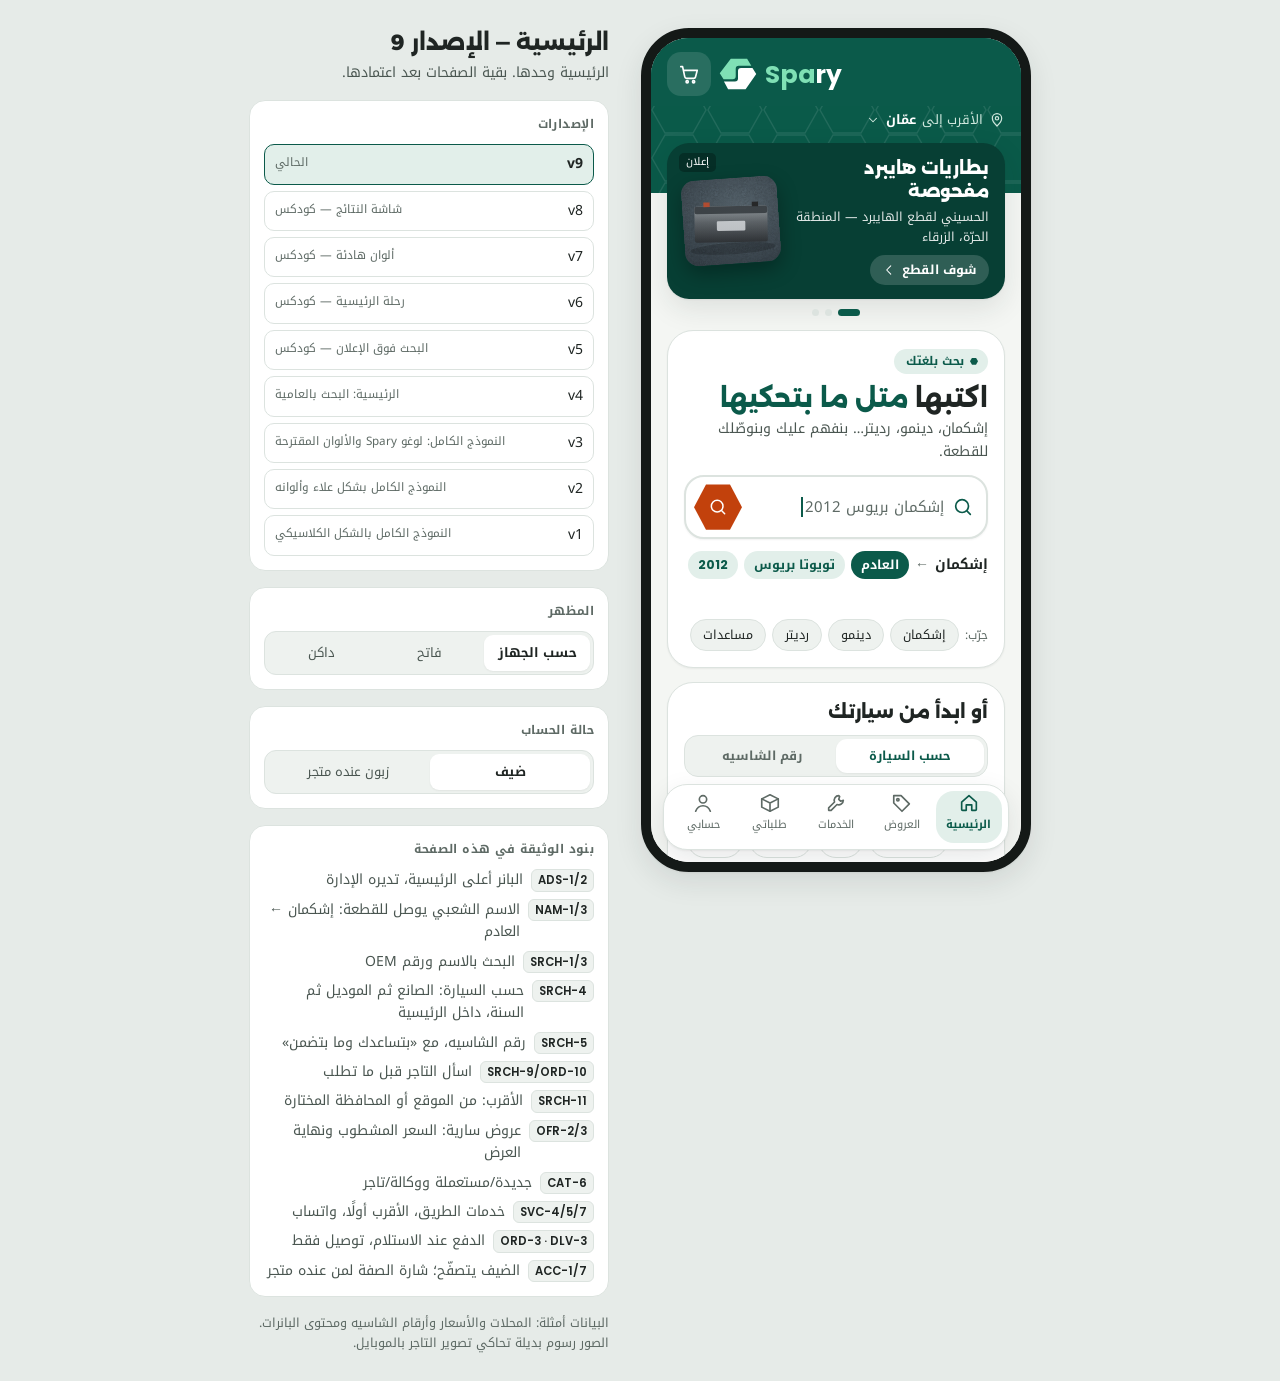
<file: versions/v9-home.html>
<!doctype html>
<html lang="ar" dir="rtl">
<head>
<meta charset="utf-8">
<meta name="viewport" content="width=device-width, initial-scale=1, viewport-fit=cover">
<title>تطبيق زبون سوق القطع</title>
<meta name="claude:viewport-fit-sides" content="cover">
<link rel="preconnect" href="https://fonts.googleapis.com">
<link rel="preconnect" href="https://fonts.gstatic.com" crossorigin>
<link rel="stylesheet" href="https://fonts.googleapis.com/css2?family=Alexandria:wght@600;800&family=Noto+Kufi+Arabic:wght@400;500;700&family=Poppins:wght@600;700&display=swap">
<style>
/* Layout: phone home page. A green "workshop band" carries the logo, made of the logo's hex-nut, with the ad banner hanging off its edge;
   the hero is a search that translates Jordanian street names into official part names. Panel beside it: versions, controls, SRS clauses. */
:root{
  --ground:#E6EBE8; --bg:#F4F6F3; --surface:#FFFFFF; --surface-2:#EEF2EF; --line:#DCE3DF;
  --ink:#1F2523; --ink-2:#4A5651; --ink-3:#5E6A65;
  --brand:#0B5A4A; --brand-deep:#073F34; --brand-soft:#E2EFEA; --mint:#7FE0B5;
  --band:#0B5A4A; --band-ink:#FFFFFF; --band-ink-2:#CFE7DD; --hex:rgba(255,255,255,.07);
  --accent:#C2410C; --accent-hover:#A8380A; --accent-ink:#FFFFFF; --accent-soft:#FDEBDF;
  --plate:#E9EDEB; --plate-line:#B9C2BE; --rivet:#9AA5A0;
  --slide-1:#073F34; --slide-2:#1F2523; --slide-3:#7A2E0C; --on-slide:#FFFFFF;
  --on-brand:#FFFFFF; --ok:#1D7348; --scrim:rgba(20,26,24,.5);
  --shadow:0 1px 2px rgba(31,37,35,.06),0 10px 28px rgba(31,37,35,.10); --shadow-xs:0 1px 2px rgba(31,37,35,.06);
  --f-display:"Alexandria","Noto Kufi Arabic",Tahoma,sans-serif;
  --f-body:"Noto Kufi Arabic",Tahoma,sans-serif;
  --f-num:"Poppins","Segoe UI",sans-serif;
}
@media (prefers-color-scheme: dark){:root:not([data-theme="light"]){
  --ground:#0B110F; --bg:#111917; --surface:#18221F; --surface-2:#1F2B28; --line:#2B3834;
  --ink:#E8ECEA; --ink-2:#BCC6C2; --ink-3:#9AA6A1;
  --brand:#3FB58C; --brand-deep:#0B4A3D; --brand-soft:#15342C; --mint:#7FE0B5;
  --band:#0B4A3D; --band-ink:#FFFFFF; --band-ink-2:#BFDDD1; --hex:rgba(255,255,255,.06);
  --accent:#F0793B; --accent-hover:#F59563; --accent-ink:#1B0D05; --accent-soft:#3A2216;
  --plate:#26322F; --plate-line:#3B4A45; --rivet:#5C6B66;
  --slide-1:#0B4A3D; --slide-2:#26302D; --slide-3:#8A3A12; --on-slide:#FFFFFF;
  --on-brand:#062018; --ok:#5CC48C; --scrim:rgba(0,0,0,.62);
  --shadow:0 1px 2px rgba(0,0,0,.35),0 10px 28px rgba(0,0,0,.35); --shadow-xs:0 1px 2px rgba(0,0,0,.3); color-scheme:dark}}
:root[data-theme="dark"]{
  --ground:#0B110F; --bg:#111917; --surface:#18221F; --surface-2:#1F2B28; --line:#2B3834;
  --ink:#E8ECEA; --ink-2:#BCC6C2; --ink-3:#9AA6A1;
  --brand:#3FB58C; --brand-deep:#0B4A3D; --brand-soft:#15342C; --mint:#7FE0B5;
  --band:#0B4A3D; --band-ink:#FFFFFF; --band-ink-2:#BFDDD1; --hex:rgba(255,255,255,.06);
  --accent:#F0793B; --accent-hover:#F59563; --accent-ink:#1B0D05; --accent-soft:#3A2216;
  --plate:#26322F; --plate-line:#3B4A45; --rivet:#5C6B66;
  --slide-1:#0B4A3D; --slide-2:#26302D; --slide-3:#8A3A12; --on-slide:#FFFFFF;
  --on-brand:#062018; --ok:#5CC48C; --scrim:rgba(0,0,0,.62);
  --shadow:0 1px 2px rgba(0,0,0,.35),0 10px 28px rgba(0,0,0,.35); --shadow-xs:0 1px 2px rgba(0,0,0,.3); color-scheme:dark}

*{box-sizing:border-box}
body{background:var(--ground);color:var(--ink);font-family:var(--f-body);font-size:14px;line-height:1.6;
  padding-left:max(16px,env(safe-area-inset-left,0px));padding-right:max(16px,env(safe-area-inset-right,0px));padding-block:20px}
button,input,select{font:inherit;color:inherit}
button{cursor:pointer}
:focus-visible{outline:2px solid var(--brand);outline-offset:2px}
.num{font-family:var(--f-num);font-variant-numeric:tabular-nums}
.ltr{direction:ltr;unicode-bidi:isolate}

/* stage + panel */
.stage{display:grid;grid-template-columns:auto minmax(280px,360px);gap:32px;justify-content:center;align-items:start;max-width:1100px;margin:0 auto}
.device{width:390px;max-width:100%;height:844px;border:10px solid #141917;border-radius:48px;overflow:hidden;position:relative;background:var(--bg);box-shadow:var(--shadow)}
@media (max-width:860px){.stage{grid-template-columns:minmax(0,1fr);justify-items:center}.panel{width:100%;max-width:430px}}
@media (max-width:480px){.device{border:0;border-radius:20px;width:100%;height:calc(100dvh - 40px);min-height:600px}}
.panel{display:flex;flex-direction:column;gap:16px;min-width:0}
.panel h1{font-family:var(--f-display);font-size:22px;font-weight:800;margin:0;line-height:1.35;text-wrap:balance}
.panel p{margin:0}
.pbox{background:var(--surface);border:1px solid var(--line);border-radius:16px;padding:14px;display:flex;flex-direction:column;gap:10px;min-width:0}
.pbox h2{font-size:12px;letter-spacing:.03em;color:var(--ink-3);margin:0;font-weight:700}
.vers{display:flex;flex-direction:column;gap:6px;margin:0;padding:0;list-style:none}
.vers a,.vers span{display:flex;justify-content:space-between;gap:8px;padding:8px 10px;border-radius:10px;border:1px solid var(--line);color:var(--ink);text-decoration:none}
.vers a:hover{border-color:var(--brand)}
.vers .cur{background:var(--brand-soft);border-color:var(--brand);font-weight:700}
.vers small{color:var(--ink-3);font-weight:400}
.seg{display:flex;background:var(--surface-2);border:1px solid var(--line);border-radius:12px;padding:3px;gap:2px}
.seg button{flex:1;border:0;background:transparent;border-radius:9px;min-height:36px;font-size:13px;color:var(--ink-2)}
.seg button[aria-pressed=true]{background:var(--surface);color:var(--ink);font-weight:700;box-shadow:var(--shadow-xs)}
.refs{display:flex;flex-direction:column;gap:7px;margin:0;padding:0;list-style:none}
.refs li{display:grid;grid-template-columns:auto 1fr;gap:8px;align-items:baseline}
.refs code{font-family:var(--f-num);font-size:11.5px;font-weight:600;background:var(--surface-2);border:1px solid var(--line);border-radius:6px;padding:1px 6px;direction:ltr;white-space:nowrap}
.refs span{color:var(--ink-2);min-width:0}
.pnote{font-size:12.5px;color:var(--ink-3)}

/* app */
.app{height:100%;position:relative;background:var(--bg);display:flex;flex-direction:column}
.scroll{flex:1;overflow-y:auto;overscroll-behavior:contain;min-height:0;padding-bottom:104px;scrollbar-width:none}
.scroll::-webkit-scrollbar{display:none}

/* the band */
.band{background-color:var(--band);color:var(--band-ink);padding:0 16px 70px;position:relative;
  background-image:url("data:image/svg+xml,%3Csvg xmlns='http://www.w3.org/2000/svg' width='56' height='48' viewBox='0 0 56 48'%3E%3Cpath d='M14 1h28l13 23-13 23H14L1 24z' fill='none' stroke='white' stroke-width='1.4'/%3E%3C/svg%3E");
  background-size:56px 48px;background-blend-mode:normal}
.band::after{content:"";position:absolute;inset:0;background:var(--band);opacity:.9;pointer-events:none}
.band > *{position:relative;z-index:1}
.hdr{position:sticky;top:0;z-index:5;display:flex;align-items:center;gap:8px;padding:14px 16px 10px;margin:0 -16px;background:var(--band)}
.logo{display:flex;align-items:center;gap:8px;direction:ltr;flex:1}
.logo .wm{font-family:var(--f-num);font-weight:700;font-size:25px;letter-spacing:-.01em;color:var(--mint);line-height:1}
.logo .wm b{color:var(--band-ink);font-weight:700}
.ibtn{width:44px;height:44px;border-radius:14px;border:0;background:rgba(255,255,255,.12);color:var(--band-ink);display:grid;place-items:center;position:relative;flex:none}
.ibtn:hover{background:rgba(255,255,255,.2)}
.ibtn .dot{position:absolute;top:-3px;inset-inline-end:-3px;min-width:20px;height:20px;border-radius:10px;background:var(--accent);color:var(--accent-ink);font:700 11px/20px var(--f-num);padding:0 5px;border:2px solid var(--band)}
.rolepill{display:flex;align-items:center;gap:6px;height:38px;padding:0 12px;border-radius:999px;border:1px solid rgba(255,255,255,.3);background:rgba(255,255,255,.12);color:var(--band-ink);font-weight:700;font-size:13px}
.loc{display:flex;align-items:center;gap:6px;border:0;background:none;color:var(--band-ink-2);padding:4px 0 0;font-size:13px}
.loc b{color:var(--band-ink)}

/* banner hanging off the band */
.bnr{margin:-58px 16px 0;position:relative;z-index:2}
.bnr-track{display:flex;overflow-x:auto;scroll-snap-type:x mandatory;border-radius:22px;box-shadow:var(--shadow);scrollbar-width:none}
.bnr-track::-webkit-scrollbar{display:none}
.slide{flex:0 0 100%;scroll-snap-align:start;min-height:148px;display:grid;grid-template-columns:minmax(0,1fr) 120px;gap:10px;align-items:center;padding:16px;color:var(--on-slide);position:relative;border:0;text-align:start}
.slide .st1{display:block;font-family:var(--f-display);font-weight:800;font-size:19px;line-height:1.35;margin:0 0 4px;text-wrap:balance}
.slide .st2{display:block;margin:0;font-size:12.5px;opacity:.88}
.slide .cta{display:inline-flex;align-items:center;gap:6px;margin-top:10px;font-weight:700;font-size:12.5px;background:rgba(255,255,255,.16);padding:5px 12px;border-radius:999px}
.slide img{width:120px;height:110px;object-fit:cover;border-radius:16px;transform:rotate(-4deg);box-shadow:0 8px 20px rgba(0,0,0,.3)}
.slide .ad{position:absolute;top:10px;inset-inline-end:12px;font-size:10.5px;background:rgba(0,0,0,.28);padding:1px 7px;border-radius:5px;z-index:1}
.dots{display:flex;justify-content:center;gap:6px;padding:10px 0 0}
.dots button{width:7px;height:7px;border-radius:4px;border:0;padding:0;background:var(--line);transition:width .25s}
.dots button[aria-current=true]{width:22px;background:var(--brand)}

/* hero search */
.sec{padding:22px 16px 0}
.hero-t{font-family:var(--f-display);font-weight:800;font-size:26px;line-height:1.3;margin:0;text-wrap:balance}
.hero-t em{font-style:normal;color:var(--brand)}
.hero-s{margin:4px 0 14px;color:var(--ink-2)}
.sbox{display:flex;align-items:center;gap:8px;background:var(--surface);border:2px solid var(--line);border-radius:20px;padding:6px 6px 6px 8px;box-shadow:var(--shadow-xs);position:relative;transition:border-color .2s}
.sbox:focus-within{border-color:var(--brand)}
.sbox > svg{flex:none;color:var(--brand);margin-inline-start:6px}
.sfield{position:relative;flex:1;min-width:0;height:44px}
.sfield input{position:absolute;inset:0;width:100%;border:0;background:transparent;outline:none;font-size:15px;color:var(--ink)}
.ghost{position:absolute;inset:0;display:flex;align-items:center;font-size:15px;color:var(--ink-3);pointer-events:none;white-space:nowrap;overflow:hidden}
.ghost i{display:inline-block;width:2px;height:20px;background:var(--brand);margin-inline-start:2px;animation:blink 1s steps(1) infinite}
@keyframes blink{50%{opacity:0}}
.sgo{width:48px;height:48px;flex:none;border:0;background:var(--accent);color:var(--accent-ink);display:grid;place-items:center;clip-path:polygon(25% 3%,75% 3%,100% 50%,75% 97%,25% 97%,0 50%)}
.sgo:hover{background:var(--accent-hover)}
.xl8{display:flex;flex-wrap:wrap;align-items:center;gap:6px;min-height:36px;margin-top:10px}
.xl8 .said{font-weight:700;color:var(--ink)}
.xl8 .arr{color:var(--ink-3)}
.pill{display:inline-flex;align-items:center;gap:4px;height:28px;padding:0 10px;border-radius:999px;font-size:12.5px;font-weight:700;white-space:nowrap}
.pill.part{background:var(--brand);color:var(--on-brand)}
.pill.car{background:var(--brand-soft);color:var(--brand)}
.pill.oem{background:var(--surface-2);color:var(--ink);border:1px solid var(--line);font-family:var(--f-num)}
.xl8 .lbl{font-size:12px;color:var(--ink-3)}
@media (prefers-reduced-motion:no-preference){.xl8 > *{animation:pop .35s ease-out both}.xl8 > *:nth-child(2){animation-delay:.06s}.xl8 > *:nth-child(3){animation-delay:.12s}.xl8 > *:nth-child(4){animation-delay:.18s}.xl8 > *:nth-child(5){animation-delay:.24s}
  @keyframes pop{from{opacity:0;transform:translateY(6px) scale(.96)}}}
.go-row{display:flex;justify-content:flex-end}
.go-row button{border:0;background:none;color:var(--brand);font-weight:700;padding:6px 0}

/* entry tiles */
.tiles{display:grid;grid-template-columns:1fr 1fr;gap:10px;padding:16px 16px 0}
.tile{display:flex;flex-direction:column;align-items:flex-start;gap:8px;padding:14px;background:var(--surface);border:1px solid var(--line);border-radius:20px;text-align:start;min-width:0;box-shadow:var(--shadow-xs)}
.tile:hover{border-color:var(--brand)}
.hexi{width:42px;height:38px;display:grid;place-items:center;background:var(--brand-soft);color:var(--brand);clip-path:polygon(25% 0,75% 0,100% 50%,75% 100%,25% 100%,0 50%)}
.tile b{font-size:15px;line-height:1.3}
.tile .sub{font-size:12px;color:var(--ink-3);line-height:1.4}
.makes{display:flex;gap:4px;flex-wrap:wrap}
.makes span{font-size:11px;padding:1px 7px;border-radius:999px;background:var(--surface-2);border:1px solid var(--line);color:var(--ink-2)}
.plate{width:100%;background:var(--plate);border:1px solid var(--plate-line);border-radius:8px;padding:6px 18px;position:relative;direction:ltr;font-family:ui-monospace,"Cascadia Mono",Consolas,monospace;font-size:11.5px;letter-spacing:.09em;color:var(--ink);white-space:nowrap;overflow:hidden}
.plate::before,.plate::after{content:"";position:absolute;top:50%;width:6px;height:6px;margin-top:-3px;border-radius:50%;background:var(--rivet)}
.plate::before{left:6px}.plate::after{right:6px}
.plate small{display:block;font-size:8.5px;letter-spacing:.2em;color:var(--ink-3)}
.plate .rest{color:var(--ink-3)}

/* trust strip */
.trust{display:grid;grid-template-columns:repeat(3,minmax(0,1fr));gap:8px;padding:16px 16px 0}
.trust div{display:flex;flex-direction:column;align-items:center;text-align:center;gap:4px;font-size:11.5px;font-weight:700;color:var(--ink-2);padding:10px 4px;border-radius:14px;background:var(--surface-2)}
.trust svg{color:var(--brand)}

/* section heads */
.sh{display:flex;align-items:baseline;justify-content:space-between;gap:8px;padding:26px 16px 10px}
.sh h2{font-family:var(--f-display);font-weight:800;font-size:19px;margin:0;display:flex;align-items:center;gap:8px}
.sh h2::before{content:"";width:10px;height:9px;background:var(--brand);clip-path:polygon(25% 0,75% 0,100% 50%,75% 100%,25% 100%,0 50%);flex:none}
.sh button{border:0;background:none;color:var(--brand);font-weight:700;font-size:13px;padding:6px 0}
.rail{display:flex;gap:12px;overflow-x:auto;padding:0 16px 6px;scroll-snap-type:x proximity;scrollbar-width:none}
.rail::-webkit-scrollbar{display:none}

/* offer card with a hanging price tag */
.oc{flex:0 0 178px;scroll-snap-align:start;display:flex;flex-direction:column;gap:8px;padding:8px;background:var(--surface);border:1px solid var(--line);border-radius:20px;box-shadow:var(--shadow-xs);min-width:0}
.oc-open{display:flex;flex-direction:column;gap:5px;border:0;background:none;padding:0;text-align:start;min-width:0}
.oc-img{position:relative;border-radius:14px;overflow:hidden;aspect-ratio:1;background:var(--surface-2)}
.oc-img img{width:100%;height:100%;object-fit:cover;display:block}
.tag{position:absolute;top:10px;inset-inline-start:-2px;background:var(--accent);color:var(--accent-ink);font:700 13px/1 var(--f-num);padding:7px 16px 7px 10px;
  clip-path:polygon(0 0,100% 0,calc(100% - 9px) 50%,100% 100%,0 100%)}
[dir=rtl] .tag{clip-path:polygon(0 0,100% 0,100% 100%,0 100%,9px 50%);padding:7px 10px 7px 16px}
.pills{display:flex;gap:4px;flex-wrap:wrap}
.pills span{font-size:10.5px;font-weight:700;padding:1px 7px;border-radius:999px;background:var(--surface-2);color:var(--ink-2)}
.pills .new{background:var(--brand-soft);color:var(--brand)}
.oc .t{font-weight:700;font-size:13.5px;line-height:1.45;display:-webkit-box;-webkit-line-clamp:2;-webkit-box-orient:vertical;overflow:hidden}
.oc .fit{font-size:11.5px;color:var(--ink-3);white-space:nowrap;overflow:hidden;text-overflow:ellipsis}
.pr{display:flex;align-items:baseline;gap:6px;flex-wrap:wrap}
.pr b{font:700 18px/1 var(--f-num);color:var(--ink)}
.pr small{font-size:11px;color:var(--ink-3)}
.pr s{font:500 12px var(--f-num);color:var(--ink-3)}
.ends{font-size:11.5px;color:var(--accent);font-weight:700;display:flex;align-items:center;gap:4px}
.seller{font-size:11.5px;color:var(--ink-2);display:flex;align-items:center;gap:4px;min-width:0;white-space:nowrap;overflow:hidden;text-overflow:ellipsis}
.seller .st{color:#D99A00;display:inline-flex}
.add{min-height:40px;border-radius:14px;border:0;background:var(--accent);color:var(--accent-ink);font-weight:700;font-size:13px;display:flex;align-items:center;justify-content:center;gap:6px}
.add:hover{background:var(--accent-hover)}
.add.in{background:var(--brand-soft);color:var(--brand)}

/* services */
.types{display:flex;gap:10px;overflow-x:auto;padding:0 16px 4px;scrollbar-width:none}
.types::-webkit-scrollbar{display:none}
.type{flex:none;width:72px;display:flex;flex-direction:column;align-items:center;gap:6px;border:0;background:none;padding:0;font-size:11.5px;color:var(--ink-2);text-align:center;line-height:1.3}
.type span:first-child{width:56px;height:52px;display:grid;place-items:center;background:var(--surface);border:1px solid var(--line);color:var(--brand);clip-path:polygon(25% 0,75% 0,100% 50%,75% 100%,25% 100%,0 50%)}
.svcs{display:flex;flex-direction:column;gap:10px;padding:12px 16px 0}
.sc{display:grid;grid-template-columns:60px minmax(0,1fr) auto;gap:12px;align-items:center;padding:10px;background:var(--surface);border:1px solid var(--line);border-radius:20px;box-shadow:var(--shadow-xs)}
.sc img{width:60px;height:60px;border-radius:14px;object-fit:cover;display:block}
.sc b{display:block;font-size:14px}
.sc .m{font-size:12px;color:var(--ink-3)}
.wa{min-height:40px;padding:0 12px;border-radius:14px;border:0;background:var(--brand);color:var(--on-brand);font-weight:700;font-size:12.5px;display:flex;align-items:center;gap:6px}

/* floating bottom nav */
.nav{position:absolute;inset-inline:12px;bottom:12px;display:grid;grid-template-columns:repeat(5,1fr);background:var(--surface);border:1px solid var(--line);border-radius:24px;padding:6px;box-shadow:var(--shadow);z-index:10}
.nav button{border:0;background:none;display:flex;flex-direction:column;align-items:center;gap:2px;min-height:52px;font-size:11px;color:var(--ink-3);border-radius:18px}
.nav button[aria-current=page]{color:var(--brand);font-weight:700;background:var(--brand-soft)}

.toast{position:absolute;inset-inline:16px;bottom:96px;background:var(--ink);color:var(--bg);padding:12px 14px;border-radius:14px;font-size:13.5px;z-index:20;box-shadow:var(--shadow)}
.sr{position:absolute;width:1px;height:1px;overflow:hidden;clip:rect(0 0 0 0)}

/* ---------- v9: compact hanging banner, search card, one finder for car and VIN, roadside card ---------- */
:root{--road:#1F2523; --road-ink:#FFFFFF; --road-ink-2:rgba(255,255,255,.74)}
@media (prefers-color-scheme: dark){:root:not([data-theme="light"]){--road:#24302C}}
:root[data-theme="dark"]{--road:#24302C}
.band{padding-bottom:62px}
.bnr{margin-top:-50px}
.slide{min-height:118px;grid-template-columns:minmax(0,1fr) 96px;padding:14px 16px}
.slide .st1{font-size:17px}
.slide img{width:96px;height:86px;border-radius:14px}
.slide .cta{margin-top:8px}
.card9{margin:14px 16px 0;background:var(--surface);border:1px solid var(--line);border-radius:26px;padding:18px 16px 16px;box-shadow:var(--shadow-xs)}
.eyebrow{display:inline-flex;align-items:center;gap:6px;font-size:12px;font-weight:700;color:var(--brand);background:var(--brand-soft);padding:3px 10px 3px 12px;border-radius:999px;margin-bottom:8px}
.eyebrow i{width:8px;height:7px;background:var(--brand);clip-path:polygon(25% 0,75% 0,100% 50%,75% 100%,25% 100%,0 50%)}
.card9 .hero-t{font-size:25px}
.card9 .hero-s{margin-bottom:12px}
.xl8{min-height:66px;align-content:flex-start;margin-top:12px}
.try{display:flex;align-items:center;gap:6px;overflow-x:auto;scrollbar-width:none;padding-top:2px}
.try::-webkit-scrollbar{display:none}
.try > span{font-size:12px;color:var(--ink-3);flex:none}
.try button{flex:none;height:32px;padding:0 12px;border-radius:999px;border:1px solid var(--line);background:var(--surface-2);font-size:12.5px;color:var(--ink)}
.try button:hover{border-color:var(--brand);color:var(--brand)}
.fhead{display:flex;align-items:center;justify-content:space-between;gap:10px;margin-bottom:14px}
.fhead h2{font-family:var(--f-display);font-weight:800;font-size:18px;margin:0;line-height:1.3}
.tabs2{display:flex;background:var(--surface-2);border:1px solid var(--line);border-radius:14px;padding:3px;flex:none}
.tabs2 button{border:0;background:none;border-radius:11px;padding:7px 11px;font-size:12.5px;font-weight:700;color:var(--ink-3)}
.tabs2 button[aria-selected=true]{background:var(--surface);color:var(--brand);box-shadow:var(--shadow-xs)}
.steps{display:flex;flex-direction:column;gap:12px;margin:0;padding:0;list-style:none}
.step{display:grid;grid-template-columns:30px minmax(0,1fr);gap:10px;align-items:start}
.step .n{width:30px;height:27px;display:grid;place-items:center;font:700 12px/1 var(--f-num);background:var(--surface-2);color:var(--ink-3);clip-path:polygon(25% 0,75% 0,100% 50%,75% 100%,25% 100%,0 50%)}
.step.done .n{background:var(--brand);color:var(--on-brand)}
.step.now .n{background:var(--accent);color:var(--accent-ink)}
.step .lab{font-size:12px;color:var(--ink-3);line-height:27px}
.step.done .lab{display:flex;align-items:center;justify-content:space-between;gap:8px;color:var(--ink);font-weight:700;font-size:14px}
.step.done .lab button{border:0;background:none;color:var(--brand);font-size:12px;font-weight:700;padding:0}
.step.todo{opacity:.55}
.chips{display:flex;gap:6px;overflow-x:auto;scrollbar-width:none;padding:4px 0 2px}
.chips::-webkit-scrollbar{display:none}
.chips button{flex:none;height:36px;padding:0 13px;border-radius:999px;border:1px solid var(--line);background:var(--surface);font-size:13px;font-weight:500;color:var(--ink)}
.chips button:hover{border-color:var(--brand);color:var(--brand)}
.chips.yr button{font-family:var(--f-num);font-weight:600}
.fgo{margin-top:14px;width:100%;min-height:48px;border-radius:16px;border:0;background:var(--accent);color:var(--accent-ink);font-weight:700;font-size:14px;display:flex;align-items:center;justify-content:center;gap:8px}
.fgo:hover{background:var(--accent-hover)}
.fgo[aria-disabled=true]{background:var(--surface-2);color:var(--ink-3);cursor:default}
.vinbox{background:var(--plate);border:1px solid var(--plate-line);border-radius:14px;padding:8px 28px 10px;position:relative;direction:ltr}
.vinbox::before,.vinbox::after{content:"";position:absolute;top:50%;width:7px;height:7px;margin-top:-3px;border-radius:50%;background:var(--rivet)}
.vinbox::before{left:10px}.vinbox::after{right:10px}
.vinbox small{display:flex;justify-content:space-between;font-size:10px;letter-spacing:.18em;color:var(--ink-3);font-family:var(--f-num)}
.vinbox input{width:100%;border:0;background:transparent;outline:none;font-family:ui-monospace,"Cascadia Mono",Consolas,monospace;font-size:17px;letter-spacing:.12em;text-transform:uppercase;color:var(--ink);padding:2px 0 0}
.vinbox:focus-within{border-color:var(--brand)}
.vhelp{display:flex;justify-content:space-between;align-items:center;gap:8px;font-size:12px;color:var(--ink-3);margin-top:8px}
.vhelp button{border:0;background:none;color:var(--brand);font-weight:700;font-size:12px;padding:0;flex:none}
.honest{display:flex;gap:6px;align-items:flex-start;font-size:12px;color:var(--ink-3);margin-top:10px;line-height:1.5}
.honest svg{flex:none;margin-top:2px;color:var(--brand)}
.trust{padding-top:14px}
.oc{flex-basis:186px}
.road{margin:28px 16px 0;border-radius:26px;padding:18px 16px 16px;background:var(--road);color:var(--road-ink);position:relative;overflow:hidden}
.road::after{content:"";position:absolute;width:190px;height:164px;inset-inline-start:-58px;top:-46px;opacity:.09;pointer-events:none;
  background:url("data:image/svg+xml,%3Csvg xmlns='http://www.w3.org/2000/svg' viewBox='0 0 100 84'%3E%3Cpath d='M26 3h48l23 39-23 39H26L3 42z' fill='none' stroke='white' stroke-width='5'/%3E%3C/svg%3E") center/contain no-repeat}
.road > *{position:relative;z-index:1}
.road .ey{font-size:12px;font-weight:700;color:var(--mint)}
.road h2{font-family:var(--f-display);font-weight:800;font-size:23px;line-height:1.3;margin:2px 0 4px}
.road p{margin:0 0 14px;color:var(--road-ink-2);font-size:13px}
.road .grid4{display:grid;grid-template-columns:repeat(4,minmax(0,1fr));gap:8px}
.road .type{width:auto;color:var(--road-ink-2)}
.road .type span:first-child{background:rgba(255,255,255,.1);border:0;color:var(--mint);width:54px;height:48px}
.road .all{margin-top:14px;display:flex;justify-content:space-between;align-items:center;gap:8px}
.road .all span{font-size:12px;color:var(--road-ink-2)}
.road .all button{border:0;background:var(--mint);color:#062018;font-weight:700;font-size:12.5px;border-radius:999px;padding:7px 14px}
.svcs{padding-top:12px}
.fhead{flex-direction:column;align-items:stretch}
.tabs2 button{flex:1}
.rolepill{white-space:nowrap}
</style>
</head>
<body>
<div class="stage">
  <div class="device"><div class="app" id="app" dir="rtl" lang="ar"></div></div>
  <aside class="panel" id="panel" aria-label="لوحة المعاينة"></aside>
</div>
<script>
/* ---------- icons (stroke, currentColor) ---------- */
const P = {
  search:'<circle cx="11" cy="11" r="7"/><path d="m20 20-3.5-3.5"/>',
  cart:'<path d="M3 4h2l2.4 11.2a2 2 0 0 0 2 1.6h7.7a2 2 0 0 0 2-1.5L21 8H6"/><circle cx="10" cy="20.5" r="1.2"/><circle cx="17" cy="20.5" r="1.2"/>',
  back:'<path d="M9 5l7 7-7 7"/>', chev:'<path d="M15 5l-7 7 7 7"/>', down:'<path d="m6 9 6 6 6-6"/>',
  home:'<path d="M4 11 12 4l8 7v8a1 1 0 0 1-1 1h-4v-6h-6v6H5a1 1 0 0 1-1-1z"/>',
  tag:'<path d="M3 12V4h8l9 9-8 8z"/><circle cx="7.5" cy="8.5" r="1.3"/>',
  wrench:'<path d="M15 4a5 5 0 0 0-4.6 6.9L4 17.3V20h2.7l6.4-6.4A5 5 0 0 0 20 9l-3 1-2-2 1-3z"/>',
  box:'<path d="M3 7.5 12 3l9 4.5v9L12 21l-9-4.5z"/><path d="M3 7.5 12 12l9-4.5M12 12v9"/>',
  user:'<circle cx="12" cy="8" r="4"/><path d="M4 21c1.5-4 4.5-6 8-6s6.5 2 8 6"/>',
  star:'<path fill="currentColor" stroke="none" d="M12 3.5l2.6 5.3 5.9.9-4.3 4.1 1 5.8L12 16.9l-5.2 2.7 1-5.8-4.3-4.1 5.9-.9z"/>',
  phone:'<path d="M5 4h4l2 5-2.5 1.5a11 11 0 0 0 5 5L15 13l5 2v4a2 2 0 0 1-2 2A16 16 0 0 1 3 6a2 2 0 0 1 2-2"/>',
  truck:'<path d="M3 6h11v10H3zM14 9h4l3 3v4h-7"/><circle cx="7" cy="17.5" r="1.8"/><circle cx="17" cy="17.5" r="1.8"/>',
  filter:'<path d="M4 6h16M7 12h10M10 18h4"/>', sort:'<path d="M7 4v16M4 7l3-3 3 3M17 20V4M14 17l3 3 3-3"/>',
  check:'<path d="m5 12 5 5 9-10"/>', x:'<path d="M6 6l12 12M18 6 6 18"/>', upload:'<path d="M12 16V4M7 9l5-5 5 5M4 20h16"/>',
  chat:'<path d="M4 20l1.3-4A8 8 0 1 1 8 19z"/><path d="M9 10.5c.5 2 2 3.5 4.5 4.5"/>',
  pin:'<path d="M12 21s-7-6.2-7-11.5a7 7 0 0 1 14 0C19 14.8 12 21 12 21z"/><circle cx="12" cy="9.5" r="2.5"/>',
  alert:'<path d="M12 3 2 20h20z"/><path d="M12 10v4M12 17h.01"/>', info:'<circle cx="12" cy="12" r="9"/><path d="M12 11v5M12 8h.01"/>',
  store:'<path d="M4 9l1.5-5h13L20 9M4 9v11h16V9M4 9h16M9 20v-6h6v6"/>', clock:'<circle cx="12" cy="12" r="9"/><path d="M12 7v5l3 2"/>',
  globe:'<circle cx="12" cy="12" r="9"/><path d="M3 12h18M12 3c3 3.5 3 14.5 0 18M12 3c-3 3.5-3 14.5 0 18"/>',
  help:'<circle cx="12" cy="12" r="9"/><path d="M9.5 9.5a2.5 2.5 0 1 1 3.5 2.3c-.7.3-1 .9-1 1.7M12 17h.01"/>',
  car:'<path d="M4 15v-3l2-5h12l2 5v3"/><path d="M3 15h18v3H3z"/><circle cx="7" cy="18" r="1.6"/><circle cx="17" cy="18" r="1.6"/>',
  vin:'<path d="M4 5v14M7 5v14M10 5v14M14 5v14M16 5v14M20 5v14"/>', swap:'<path d="M7 4 3 8l4 4M3 8h14M17 20l4-4-4-4M21 16H7"/>',
  shield:'<path d="M12 3 4 6v6c0 5 3.5 8 8 9 4.5-1 8-4 8-9V6z"/>', logout:'<path d="M14 4h5v16h-5M10 8l-4 4 4 4M6 12h10"/>',
  trash:'<path d="M4 7h16M9 7V4h6v3M6 7l1 13h10l1-13"/>', ret:'<path d="M9 14 4 9l5-5"/><path d="M4 9h10a6 6 0 0 1 0 12h-3"/>',
  doc:'<path d="M6 3h8l4 4v14H6z"/><path d="M14 3v4h4"/>', heavy:'<path d="M8 8a4 4 0 1 1 8 0M5 9h14l2 12H3z"/>',
  plus:'<path d="M12 5v14M5 12h14"/>', supply:'<path d="M3 7h13v10H3zM16 10h3l2 3v4h-5"/><path d="M7 11h5"/>',
};
const ic = (n, s=22, extra='') => `<svg width="${s}" height="${s}" viewBox="0 0 24 24" fill="none" stroke="currentColor" stroke-width="1.8" stroke-linecap="round" stroke-linejoin="round" aria-hidden="true" ${extra}>${P[n]||''}</svg>`;

/* ---------- photo-like placeholders: phone shots of real parts on a bench ---------- */
const BG = { concrete:['#9A9B96','#62645F'], wood:['#A47C52','#5E4429'], card:['#CDB287','#95784D'], shop:['#61707A','#36414A'], tile:['#DAD8D1','#A9A69E'], night:['#3B4650','#1C232A'] };
const SH = {
  pads:'<path d="M105 105q95-42 190 0v52q-95-30-190 0z" fill="url(#m)"/><path d="M118 168q82-34 164 0v44q-82-24-164 0z" fill="#2b2b2b"/><path d="M105 157q95-30 190 0" stroke="#c9ccce" stroke-width="3" fill="none"/>',
  exhaust:'<rect x="40" y="146" width="96" height="18" rx="9" fill="url(#m)"/><rect x="118" y="112" width="176" height="86" rx="43" fill="url(#m)"/><rect x="286" y="140" width="84" height="16" rx="8" fill="#5b5f62"/><path d="M140 125h130" stroke="#d6d9db" stroke-width="3" opacity=".6"/>',
  headlight:'<path d="M80 112q130-46 242 8l-22 92q-116 22-208-10z" fill="#1d2226"/><circle cx="165" cy="160" r="36" fill="#dfe7ec" opacity=".85"/><circle cx="250" cy="156" r="27" fill="#cfd8de" opacity=".8"/><path d="M95 205q100 18 200 0" stroke="#e58b2a" stroke-width="7"/>',
  alt:'<circle cx="208" cy="152" r="82" fill="url(#m)"/><circle cx="208" cy="152" r="46" fill="#3e4245"/><path d="M168 152h80M208 112v80M180 124l56 56M236 124l-56 56" stroke="#7d8286" stroke-width="5"/><circle cx="110" cy="152" r="22" fill="#2a2d30"/>',
  radiator:'<rect x="66" y="78" width="268" height="152" rx="6" fill="#2d3134"/><g stroke="#8a9095" stroke-width="2">' + Array.from({length:30},(_,i)=>`<path d="M${76+i*8.5} 86v136"/>`).join('') + '</g><rect x="60" y="70" width="18" height="168" rx="4" fill="#575c60"/><rect x="322" y="70" width="18" height="168" rx="4" fill="#575c60"/>',
  bumper:'<path d="M36 138q164-64 328 0v54q-164 42-328 0z" fill="#26292b"/><path d="M110 176h180" stroke="#4a4e51" stroke-width="10" stroke-linecap="round"/>',
  hybatt:'<rect x="72" y="98" width="256" height="126" rx="8" fill="url(#m)"/><rect x="72" y="98" width="256" height="26" rx="8" fill="#3b4044"/><rect x="104" y="84" width="22" height="16" fill="#b94a2c"/><rect x="274" y="84" width="22" height="16" fill="#222"/><rect x="150" y="150" width="100" height="34" rx="4" fill="#e6e9eb" opacity=".8"/>',
  mirror:'<path d="M120 90h170q30 0 30 30v72q0 30-30 30H152q-42 0-52-42z" fill="#1f2326"/><path d="M134 104h150q20 0 20 20v62q0 20-20 20H160q-30 0-38-32z" fill="#a9bac4" opacity=".8"/>',
  filter:'<rect x="150" y="82" width="100" height="150" rx="14" fill="#0f4b8a"/><g stroke="#2c6db0" stroke-width="4">' + Array.from({length:9},(_,i)=>`<path d="M${158+i*10.5} 96v122"/>`).join('') + '</g><rect x="146" y="74" width="108" height="22" rx="8" fill="#55595c"/>',
  shock:'<rect x="186" y="34" width="28" height="228" rx="12" fill="url(#m)"/><path d="M168 70l64 16-64 16 64 16-64 16 64 16-64 16 64 16" stroke="#c0392b" stroke-width="7" fill="none" stroke-linejoin="round"/>',
  compressor:'<rect x="112" y="108" width="190" height="104" rx="42" fill="url(#m)"/><circle cx="108" cy="160" r="40" fill="#2d3033"/><circle cx="108" cy="160" r="14" fill="#7a7f83"/>',
  store:'<rect x="0" y="0" width="400" height="300" fill="#2b3238" opacity=".35"/><g>' + Array.from({length:4},(_,r)=>`<rect x="20" y="${30+r*66}" width="360" height="6" fill="#d8d2c4"/>` + Array.from({length:7},(_,c)=>`<rect x="${28+c*51}" y="${6+r*66}" width="42" height="${18+((r*7+c)%3)*4}" fill="${['#c96b2c','#2f5d8a','#d9b44a','#6c7a84','#a23b2a'][(r+c)%5]}" opacity=".9"/>`).join('')).join('') + '</g>',
};
const _img = {};
function img(kind, bg='concrete', seed=1){
  const k = kind+bg+seed; if (_img[k]) return _img[k];
  const [a,b] = BG[bg]||BG.concrete, rot = ((seed*37)%13)-6;
  const shape = SH[kind] ? `<g transform="rotate(${rot} 200 150)">${SH[kind]}</g>` :
    `<g transform="translate(130,80) scale(5.8)" fill="none" stroke="#fff" stroke-width="1.5" stroke-linecap="round" stroke-linejoin="round" opacity=".92">${P[kind]||P.wrench}</g>`;
  const svg = `<svg xmlns="http://www.w3.org/2000/svg" viewBox="0 0 400 300"><defs><radialGradient id="g" cx="${40+seed*7%30}%" cy="35%" r="85%"><stop offset="0" stop-color="${a}"/><stop offset="1" stop-color="${b}"/></radialGradient><linearGradient id="m" x1="0" y1="0" x2="0" y2="1"><stop offset="0" stop-color="#9aa0a4"/><stop offset=".45" stop-color="#5c6165"/><stop offset="1" stop-color="#2c2f32"/></linearGradient><filter id="n"><feTurbulence type="fractalNoise" baseFrequency=".85" numOctaves="2" seed="${seed}"/><feColorMatrix values="0 0 0 0 0 0 0 0 0 0 0 0 0 0 0 0 0 0 .32 0"/></filter></defs><rect width="400" height="300" fill="url(#g)"/><rect width="400" height="300" filter="url(#n)"/><ellipse cx="200" cy="246" rx="150" ry="20" fill="#000" opacity=".22"/>${shape}<rect width="400" height="300" fill="url(#g)" opacity=".08"/></svg>`;
  return _img[k] = 'data:image/svg+xml;charset=utf-8,' + encodeURIComponent(svg);
}

/* ---------- reference data (examples for the prototype) ---------- */
const GOVS = ['عمّان','الزرقاء','إربد','البلقاء','مادبا','الكرك','المفرق','جرش','عجلون','الطفيلة','معان','العقبة'];
const NAMES = [
  {id:'pads_f', name:'فحمات الفرامل الأمامية', alt:['فحمات بريك','تيل فرامل','بريك قدام','فحمات'], img:'pads'},
  {id:'pads_r', name:'فحمات الفرامل الخلفية', alt:['فحمات بريك خلفي','تيل فرامل خلفي','فحمات'], img:'pads'},
  {id:'exhaust', name:'العادم', alt:['إشكمان','اشكمان','شكمان','اكزوز'], img:'exhaust'},
  {id:'alt', name:'مولّد الكهرباء', alt:['دينمو','دينامو'], img:'alt'},
  {id:'shock', name:'ممتصّ الصدمات الأمامي', alt:['مساعد','مساعدات','مساعد قدام'], img:'shock'},
  {id:'radiator', name:'مشعّ التبريد', alt:['رديتر','راديتر'], img:'radiator'},
  {id:'headlight', name:'المصباح الأمامي', alt:['ضو','ضو قدام','فانوس','ضوء أمامي'], img:'headlight'},
  {id:'bumper', name:'الصدّام الأمامي', alt:['دعامية','صدام'], img:'bumper'},
  {id:'hybatt', name:'بطارية الهايبرد', alt:['بطارية هايبرد','هايبرد'], img:'hybatt'},
  {id:'mirror', name:'المرآة الجانبية', alt:['مراية','مرايه'], img:'mirror'},
  {id:'filter', name:'فلتر الزيت', alt:['فلتر زيت'], img:'filter'},
  {id:'compressor', name:'ضاغط المكيّف', alt:['كمبروسر','كمبريسور'], img:'compressor'},
];
const MAKES = [
  {id:'hyundai', name:'هيونداي', models:[{id:'avante',name:'أفانتي',alt:['افانتي','النترا','إلنترا','avante','elantra']},{id:'sonata',name:'سوناتا',alt:['sonata','سوناتا هايبرد']},{id:'tucson',name:'توسان',alt:['tucson']}]},
  {id:'kia', name:'كيا', models:[{id:'cerato',name:'سيراتو',alt:['cerato','k3']},{id:'optima',name:'أوبتيما',alt:['اوبتيما','optima','k5']},{id:'rio',name:'ريو',alt:['rio']}]},
  {id:'toyota', name:'تويوتا', models:[{id:'prius',name:'بريوس',alt:['prius','بريس']},{id:'corolla',name:'كورولا',alt:['corolla','كرولا']},{id:'camry',name:'كامري',alt:['camry']}]},
  {id:'ford', name:'فورد', models:[{id:'fusion',name:'فيوجن',alt:['fusion']}]},
  {id:'mitsubishi', name:'ميتسوبيشي', models:[{id:'lancer',name:'لانسر',alt:['lancer']}]},
  {id:'nissan', name:'نيسان', models:[{id:'sunny',name:'صني',alt:['sunny']}]},
];
const TR = {
  nash:{name:'مركز النشامى لقطع الكوري', area:'عمّان — رأس العين', gov:'عمّان', rating:4.6, count:128, phone:'079 000 1184', free:100, km:3.2},
  saleem:{name:'قطع غيار أبو سليم', area:'عمّان — ماركا', gov:'عمّان', rating:4.8, count:212, phone:'078 000 2290', free:150, km:7.5},
  husseini:{name:'الحسيني لقطع الهايبرد', area:'الزرقاء — المنطقة الحرّة', gov:'الزرقاء', rating:4.3, count:76, phone:'077 000 3352', free:null, km:18.4},
  amana:{name:'الأمانة للقطع اليابانية', area:'سحاب — المدينة الصناعية', gov:'عمّان', rating:4.5, count:91, phone:'079 000 4417', free:120, km:13.9},
  shamal:{name:'مستودع الشمال للمستعمل', area:'إربد — شارع الثلاثين', gov:'إربد', rating:4.1, count:39, phone:'078 000 5536', free:null, km:71},
};
const W_NONE = 'بلا كفالة';
const L = [
  {id:1, n:'pads_f', g:'pads-avante', tr:'nash', cond:'new', auth:'agency', origin:'كوريا', brand:'Hyundai Mobis', oem:'58101-3XA30', mk:'hyundai', md:'avante', cars:'هيونداي أفانتي 2011–2015', price:22, war:'6 أشهر', feat:true, bg:'tile', days:9, desc:'فحمات أمامية أصلية من الوكالة، علبة مغلقة. تركب على أفانتي MD بمحرّك 1.6 و1.8.'},
  {id:2, n:'pads_f', g:'pads-avante', tr:'saleem', cond:'new', auth:'trader', origin:'كوريا', brand:'Sangsin', oem:'58101-3XA30', mk:'hyundai', md:'avante', cars:'هيونداي أفانتي 2011–2015', price:13.5, offer:{price:11, ends:'31 تشرين الأول', pct:19, days:2}, war:'3 أشهر', bg:'wood', days:4, desc:'فحمات تجارية كورية، بديل مطابق لرقم الوكالة.'},
  {id:3, n:'pads_f', g:'pads-avante', tr:'amana', cond:'new', auth:'trader', origin:'الصين', brand:'Hi-Q', oem:'58101-3XA30', mk:'hyundai', md:'avante', cars:'هيونداي أفانتي 2011–2015', price:12, war:'شهر', bg:'card', days:12, desc:'بديل اقتصادي مطابق لرقم الوكالة.'},
  {id:4, n:'pads_f', g:'pads-prius', tr:'amana', cond:'new', auth:'agency', origin:'اليابان', brand:'Toyota', oem:'04465-47070', mk:'toyota', md:'prius', cars:'تويوتا بريوس 2010–2015', price:29, war:'6 أشهر', bg:'tile', days:20, desc:'فحمات أمامية وكالة لبريوس الجيل الثالث.'},
  {id:5, n:'exhaust', g:'exhaust-prius', tr:'husseini', cond:'used', auth:'agency', origin:'اليابان', brand:'Toyota', oem:'', mk:'toyota', md:'prius', cars:'تويوتا بريوس 2010–2015', price:35, war:W_NONE, bg:'concrete', days:6, desc:'عادم خلفي مستعمل بحالة جيدة، بلا ثقوب. الكفالة: بلا كفالة. التطابق: بريوس الجيل الثالث فقط. الصور للقطعة نفسها.'},
  {id:6, n:'hybatt', g:'hybatt-prius', tr:'husseini', cond:'used', auth:'agency', origin:'اليابان', brand:'Toyota', oem:'G9280-47031', mk:'toyota', md:'prius', cars:'تويوتا بريوس 2010–2015', price:380, war:'شهر', feat:true, special:true, bg:'shop', days:3, desc:'بطارية هايبرد مستعملة، فُحصت الخلايا كلها. الكفالة: شهر من الاستلام. التطابق: بريوس 2010–2015. الصور للبطارية نفسها.'},
  {id:7, n:'hybatt', g:'hybatt-prius', tr:'amana', cond:'used', auth:'agency', origin:'اليابان', brand:'Toyota', oem:'', mk:'toyota', md:'prius', cars:'تويوتا بريوس 2010–2015', price:360, war:'أسبوعان', special:true, bg:'concrete', days:15, desc:'بطارية هايبرد مستعملة. الكفالة: أسبوعان. التطابق: بريوس الجيل الثالث. الصور للبطارية نفسها.'},
  {id:8, n:'headlight', g:'head-cerato', tr:'shamal', cond:'used', auth:'agency', origin:'كوريا', brand:'Kia', oem:'', mk:'kia', md:'cerato', cars:'كيا سيراتو 2014–2016', price:45, war:W_NONE, bg:'wood', days:5, desc:'ضو أمامي يمين مستعمل، العدسة سليمة وفيه خدش خفيف بالحامل. الكفالة: بلا كفالة. التطابق: سيراتو K3. الصور للقطعة نفسها.'},
  {id:9, n:'headlight', g:'head-cerato', tr:'nash', cond:'new', auth:'trader', origin:'تايوان', brand:'Depo', oem:'92102-A7020', mk:'kia', md:'cerato', cars:'كيا سيراتو 2014–2016', price:68, offer:{price:59, ends:'2 تشرين الثاني', pct:13, days:1}, war:'6 أشهر', bg:'tile', days:2, desc:'ضو أمامي يمين جديد تجاري، تايواني.'},
  {id:10, n:'alt', g:'alt-sonata', tr:'saleem', cond:'used', auth:'agency', origin:'كوريا', brand:'Mando', oem:'', mk:'hyundai', md:'sonata', cars:'هيونداي سوناتا 2011–2014', price:55, war:'أسبوعان', bg:'concrete', days:8, desc:'دينمو مستعمل مفحوص على الجهاز. الكفالة: أسبوعان. التطابق: سوناتا بنزين 2.4. الصور للقطعة نفسها.'},
  {id:11, n:'radiator', g:'rad-corolla', tr:'amana', cond:'new', auth:'trader', origin:'اليابان', brand:'Koyorad', oem:'16400-0T040', mk:'toyota', md:'corolla', cars:'تويوتا كورولا 2014–2018', price:48, war:'6 أشهر', bg:'card', days:11, desc:'رديتر جديد ياباني لكورولا.'},
  {id:12, n:'bumper', g:'bumper-avante', tr:'nash', cond:'new', auth:'trader', origin:'تايوان', brand:'TYG', oem:'86511-3X000', mk:'hyundai', md:'avante', cars:'هيونداي أفانتي 2011–2013', price:39, war:W_NONE, special:true, bg:'shop', days:7, desc:'دعامية أمامية جديدة بلا دهان.'},
  {id:13, n:'shock', g:'shock-avante', tr:'saleem', cond:'new', auth:'trader', origin:'اليابان', brand:'KYB', oem:'54651-3X100', mk:'hyundai', md:'avante', cars:'هيونداي أفانتي 2011–2015', price:31, offer:{price:26.5, ends:'5 تشرين الثاني', pct:15, days:3}, war:'سنة', bg:'wood', days:3, desc:'مساعد أمامي يسار ياباني.'},
  {id:14, n:'filter', g:'filter-hy', tr:'nash', cond:'new', auth:'agency', origin:'كوريا', brand:'Hyundai Mobis', oem:'26300-35505', mk:'hyundai', md:'avante', cars:'هيونداي أفانتي، سوناتا، كيا سيراتو', price:3.5, war:W_NONE, bg:'tile', days:30, desc:'فلتر زيت وكالة.'},
  {id:15, n:'compressor', g:'comp-sonata', tr:'husseini', cond:'used', auth:'agency', origin:'كوريا', brand:'Hyundai', oem:'', mk:'hyundai', md:'sonata', cars:'هيونداي سوناتا هايبرد 2011–2015', price:140, war:'شهر', bg:'night', days:10, desc:'كمبروسر مكيف كهربائي مستعمل. الكفالة: شهر. التطابق: سوناتا هايبرد فقط. الصور للقطعة نفسها.'},
  {id:16, n:'mirror', g:'mirror-camry', tr:'shamal', cond:'used', auth:'agency', origin:'اليابان', brand:'Toyota', oem:'', mk:'toyota', md:'camry', cars:'تويوتا كامري 2012–2014', price:28, war:W_NONE, bg:'concrete', days:14, desc:'مراية يسار مستعملة، الزجاج سليم والطي الكهربائي يعمل. الكفالة: بلا كفالة. الصور للقطعة نفسها.'},
  {id:17, n:'shock', g:'shock-avante', tr:'amana', cond:'new', auth:'trader', origin:'اليابان', brand:'KYB', oem:'54651-3X100', mk:'hyundai', md:'avante', cars:'هيونداي أفانتي 2011–2015', price:29, war:'سنة', bg:'card', days:6, desc:'مساعد أمامي يسار ياباني.'},
  {id:18, n:'shock', g:'shock-avante', tr:'nash', cond:'new', auth:'trader', origin:'كوريا', brand:'Mando', oem:'54651-3X100', mk:'hyundai', md:'avante', cars:'هيونداي أفانتي 2011–2015', price:33.5, war:'6 أشهر', bg:'tile', days:9, desc:'مساعد أمامي يسار كوري.'},
];
const SVC_TYPES = ['ونش وسحب سيارات','سطحة بين المحافظات','كراج ميكانيك','كهربائي سيارات','تكييف','بنشر وإطارات وبلانص','بطاريات وتشغيل على الطريق','سمكرة ودهان','زجاج وتظليل','غسيل وتلميع','تنظيف داخلي','فحص قبل الشراء','برمجة مفاتيح','كاميرات وأنظمة صوت','تغيير زيت متنقّل','تأمين','معاملات ترخيص','تأجير سيارات','شراء سيارات حوادث','عُدد صناعية'];
const SVCS = [
  {id:1, name:'ونش أبو خليل', type:'ونش وسحب سيارات', gov:'عمّان', area:'طبربور', km:2.1, icon:'truck', bg:'night', info:'سحب داخل عمّان على مدار الساعة.', text:'نوصل خلال 30 دقيقة داخل عمّان الشرقية. السحب للكراج أو للبيت.'},
  {id:2, name:'بنشر الوحدات 24 ساعة', type:'بنشر وإطارات وبلانص', gov:'عمّان', area:'الوحدات', km:4.8, icon:'wrench', bg:'shop', info:'تبديل كوشوك، ترصيص، بلانص.', text:'مفتوح 24 ساعة. خدمة متنقّلة للبيت بأجرة إضافية.'},
  {id:3, name:'غسيل وتلميع النخبة', type:'غسيل وتلميع', gov:'عمّان', area:'خلدا', km:6.3, icon:'car', bg:'tile', info:'غسيل خارجي وداخلي وتلميع.', text:'مواعيد من 8 الصبح لـ 10 المسا.'},
  {id:4, name:'كراج المهندس للهايبرد', type:'كراج ميكانيك', gov:'الزرقاء', area:'الزرقاء الجديدة', km:15.2, icon:'wrench', bg:'concrete', info:'فحص وصيانة سيارات الهايبرد.', text:'فحص بطارية الهايبرد بالجهاز. صيانة بريوس وسوناتا وفيوجن.'},
  {id:5, name:'كهربائي أبو رامي', type:'كهربائي سيارات', gov:'مادبا', area:'وسط البلد', km:29.5, icon:'alert', bg:'wood', info:'كهرباء وكمبيوتر سيارات.', text:'فحص كمبيوتر وتصليح دينمو وسلف.'},
  {id:6, name:'سطحة الشمال', type:'سطحة بين المحافظات', gov:'إربد', area:'إربد', km:72, icon:'truck', bg:'card', info:'نقل سيارات بين المحافظات.', text:'من إربد لكل المحافظات، ومن وإلى العقبة بحجز مسبق.'},
];
const PERSONAS = {
  guest:{label:'ضيف — لم يسجّل الدخول', logged:false, caps:[]},
  customer:{label:'زبون فقط', logged:true, caps:[]},
  pending:{label:'زبون + طلب متجر قيد المراجعة', logged:true, caps:[{t:'store', st:'pending'}]},
  rejected:{label:'زبون + طلب متجر مرفوض', logged:true, caps:[{t:'store', st:'rejected'}]},
  trader:{label:'زبون + تاجر مقبول', logged:true, caps:[{t:'store', st:'active'}]},
  multi:{label:'زبون + تاجر + مورّد', logged:true, caps:[{t:'store', st:'active'},{t:'supplier', st:'active'}]},
  supplier:{label:'زبون + مورّد فقط', logged:true, caps:[{t:'supplier', st:'active'}]},
};
const ME = {name:'محمد العمري', phone:'079 000 4821', store:'قطع غيار الريّان', storeArea:'الزرقاء — الهاشمية', supplier:'مؤسسة الرواد للتوريد'};

/* ---------- home v4: helpers shared with the full prototype ---------- */
Object.assign(P, {
  bolt:'<path d="M13 3 5 14h6l-1 7 8-11h-6z"/>', battery:'<rect x="3" y="7" width="16" height="10" rx="2"/><path d="M21 10v4M7 10v4M11 10v4"/>',
  key:'<circle cx="8" cy="15" r="4"/><path d="m11 12 9-9M17 6l3 3M15 8l2 2"/>', drop:'<path d="M12 3s6 6.5 6 11a6 6 0 0 1-12 0c0-4.5 6-11 6-11z"/>',
  cash:'<rect x="3" y="6" width="18" height="12" rx="2"/><circle cx="12" cy="12" r="2.5"/><path d="M6.5 9.5h.01M17.5 14.5h.01"/>',
});
const esc = s => String(s).replace(/[&<>"']/g, c => ({'&':'&amp;','<':'&lt;','>':'&gt;','"':'&quot;',"'":'&#39;'}[c]));
const nm = id => NAMES.find(x => x.id === id);
const lp = l => l.offer ? l.offer.price : l.price;
const norm = s => String(s).toLowerCase().replace(/[ًٌٍَُِّْـ]/g, '').replace(/[أإآ]/g, 'ا').replace(/ة/g, 'ه').replace(/ى/g, 'ي').replace(/\s+/g, ' ').trim();
const makeOf = id => MAKES.find(m => m.id === id);
const modelOf = (mk, md) => makeOf(mk)?.models.find(m => m.id === md);
const carName = (mk, md) => [makeOf(mk)?.name, modelOf(mk, md)?.name].filter(Boolean).join(' ');
function parse(text){
  const t = ' ' + norm(text) + ' ', r = {text, part:null, typed:null, amb:[], mk:null, md:null, year:null, oem:null};
  let best = 0, hits = [];
  NAMES.forEach(x => [x.name, ...x.alt].forEach(al => { const n = norm(al); if (n.length >= 2 && (n.length > 3 ? t.includes(n) : t.includes(' ' + n + ' '))){ if (n.length > best){ best = n.length; hits = [[x.id, al]]; } else if (n.length === best && !hits.some(h => h[0] === x.id)) hits.push([x.id, al]); } }));
  if (hits.length === 1){ r.part = hits[0][0]; r.typed = hits[0][1]; } else if (hits.length > 1){ r.amb = hits.map(h => h[0]); r.typed = hits[0][1]; }
  MAKES.forEach(m => { if (t.includes(norm(m.name))) r.mk = m.id; m.models.forEach(md => [md.name, ...md.alt].forEach(al => { if (t.includes(' ' + norm(al) + ' ')){ r.mk = m.id; r.md = md.id; } })); });
  const y = text.match(/\b(19[89]\d|20[0-2]\d)\b/); if (y) r.year = +y[1];
  const o = text.match(/\b[A-Z0-9]{4,6}-[A-Z0-9]{3,6}\b/i); if (o) r.oem = o[0].toUpperCase();
  return r;
}

/* ---------- state ---------- */
const H = { persona:'guest', theme:'auto', cart:[], slide:0, loc:'عمّان', typing:true, toast:null };
const SOON = 'هالصفحة بتنصمّم بعد ما تعتمد الرئيسية';
let toastT;
function toast(msg){ H.toast = msg; paintToast(); clearTimeout(toastT); toastT = setTimeout(() => { H.toast = null; paintToast(); }, 2600); }
function paintToast(){ const app = document.getElementById('app'); app.querySelector('.toast')?.remove(); if (H.toast) app.insertAdjacentHTML('beforeend', `<div class="toast" role="status">${H.toast}</div>`); }

/* ---------- v9 pieces ---------- */
Object.assign(H, {car:{mk:null, md:null, yr:null}, ftab:'car', vin:''});
const lst = id => L.find(x => x.id === +id);
const LOGO = `<span class="logo" role="img" aria-label="Spary"><svg width="38" height="32" viewBox="0 0 100 84" aria-hidden="true"><path fill="#7FE0B5" d="M2 40 L31 2 H74 L85 20 H52 Q44 20 44 28 V48 Q44 56 36 56 H12 Z"/><path fill="#FFFFFF" d="M98 42 L70 82 H24 L13 62 H42 Q50 62 50 54 V34 Q50 26 58 26 H88 Z"/></svg><span class="wm" aria-hidden="true">Spa<b>ry</b></span></span>`;
const SLIDES = [
  {cls:'--slide-1', t:'بطاريات هايبرد مفحوصة', s:'الحسيني لقطع الهايبرد — المنطقة الحرّة، الزرقاء', cta:'شوف القطع', im:img('hybatt','shop',41)},
  {cls:'--slide-2', t:'فحمات أفانتي بـ 11 دينار', s:'عرض أبو سليم حتى 31 تشرين الأول', cta:'شوف العرض', im:img('pads','wood',3)},
  {cls:'--slide-3', t:'ونش 24 ساعة جوّا عمّان', s:'ونش أبو خليل — طبربور', cta:'تواصل معه', im:img('truck','night',5)},
];
const ROAD = [['ونش وسحب سيارات','ونش','truck'],['بنشر وإطارات وبلانص','بنشر','wrench'],['بطاريات وتشغيل على الطريق','بطاريات','battery'],['كهربائي سيارات','كهربائي','bolt']];
const EXAMPLES = ['إشكمان بريوس 2012', 'دينمو سوناتا', 'رديتر كورولا 2016', 'ضو سيراتو', '58101-3XA30'];
const TRY = ['إشكمان', 'دينمو', 'رديتر', 'مساعدات', 'ضو سيراتو', '58101-3XA30'];
const VIN_DEMO = 'KMHDH41EBDU468213';
const daysTxt = d => d === 1 ? 'ينتهي خلال يوم' : d === 2 ? 'ينتهي خلال يومين' : `ينتهي خلال ${d} أيام`;

function xl8(r, live){
  if (!r || !r.text.trim()) return '';
  const out = [];
  if (r.part){ if (norm(r.typed) !== norm(nm(r.part).name)) out.push(`<span class="said">${esc(r.typed)}</span><span class="arr" aria-hidden="true">←</span>`); out.push(`<span class="pill part">${nm(r.part).name}</span>`); }
  else if (r.amb.length){ out.push(`<span class="said">${esc(r.typed)}</span><span class="arr" aria-hidden="true">←</span><span class="lbl">أمامية ولا خلفية؟</span>`); r.amb.forEach(id => out.push(`<span class="pill car">${nm(id).name}</span>`)); }
  if (r.mk) out.push(`<span class="pill car">${carName(r.mk, r.md)}</span>`);
  if (r.year) out.push(`<span class="pill car num">${r.year}</span>`);
  if (r.oem) out.push(`<span class="lbl">رقم OEM</span><span class="pill oem ltr">${r.oem}</span>`);
  if (!out.length && live) out.push(`<span class="lbl">ما عرفنا الاسم بعد. جرّب اسمًا ثانيًا للقطعة أو رقم OEM.</span>`);
  return out.join('');
}
function offerCard(l){
  const t = TR[l.tr], N = nm(l.n), inC = H.cart.includes(l.id);
  return `<article class="oc"><button class="oc-open" data-h="soon">
    <div class="oc-img"><img alt="صورة ${N.name} كما صوّرها التاجر" src="${img(N.img, l.bg, l.id + 1)}"><span class="tag ltr">−${l.offer.pct}%</span></div>
    <div class="pills"><span class="${l.cond === 'new' ? 'new' : ''}">${l.cond === 'new' ? 'جديدة' : 'مستعملة'}</span><span>${l.auth === 'agency' ? 'قطعة وكالة' : 'قطعة تاجر'}</span></div>
    <span class="t">${N.name}</span><span class="fit">${l.cars}</span>
    <span class="pr"><b>${l.offer.price.toFixed(2)}</b><small>د.أ</small><s>${l.price.toFixed(2)}</s></span>
    <span class="ends">${ic('clock',13)} ${daysTxt(l.offer.days)}</span>
    <span class="seller">${ic('store',13)} ${t.name} · <span class="st">${ic('star',12)}</span><span class="num">${t.rating.toFixed(1)}</span></span></button>
    <button class="add ${inC ? 'in' : ''}" data-h="add|${l.id}">${inC ? `${ic('check',16)} في السلة` : `${ic('cart',16)} أضف للسلة`}</button></article>`;
}
function svcCard(s){
  return `<div class="sc"><img alt="" src="${img(s.icon, s.bg, s.id)}"><button data-h="soon" style="border:0;background:none;padding:0;text-align:start;min-width:0"><b>${s.name}</b><span class="m">${s.type} · ${s.area}، ${s.gov}</span></button>
    <button class="wa" data-h="wa|${s.id}">${ic('chat',16)} واتساب</button></div>`;
}
const nearSvcs = () => SVCS.filter(s => s.gov === H.loc).concat(SVCS.filter(s => s.gov !== H.loc)).slice(0, 2);

/* ---------- the finder: by car (SRCH-4) or by VIN (SRCH-5) in one card ---------- */
function finder(){
  const c = H.car, tabs = `<div class="tabs2" role="tablist" aria-label="طريقة تحديد السيارة"><button role="tab" aria-selected="${H.ftab === 'car'}" data-h="ftab|car">حسب السيارة</button><button role="tab" aria-selected="${H.ftab === 'vin'}" data-h="ftab|vin">رقم الشاسيه</button></div>`;
  if (H.ftab === 'vin'){
    const ok = H.vin.length === 17;
    return `<div class="fhead"><h2>أو ابدأ من سيارتك</h2>${tabs}</div>
      <label class="vinbox" for="vin"><small><span>VIN</span><span id="vcount">${H.vin.length}/17</span></small><input id="vin" maxlength="17" autocomplete="off" spellcheck="false" placeholder="•••••••••••••••••" value="${esc(H.vin)}" aria-label="رقم الشاسيه، 17 خانة"></label>
      <div class="vhelp"><span>من رخصة السيارة أو أسفل الزجاج الأمامي</span><button data-h="vindemo">جرّب رقمًا</button></div>
      <button class="fgo" id="vgo" data-h="vgo" aria-disabled="${!ok}">${ic('vin',18)} اعرض سيارتي وقطعها</button>
      <p class="honest">${ic('info',14)} النتيجة بتساعدك تعرف الملاءمة، وما بتضمنها. تأكّد مع التاجر قبل ما تطلب.</p>`;
  }
  const mk = makeOf(c.mk), md = modelOf(c.mk, c.md);
  const row = (n, st, lab, body = '') => `<li class="step ${st}"><span class="n">${st === 'done' ? ic('check',13) : n}</span><div>${body ? `<div class="lab">${lab}</div>${body}` : `<div class="lab">${lab}</div>`}</div></li>`;
  const s1 = c.mk ? row(1, 'done', `${mk.name} <button data-h="reset|1">غيّر</button>`) : row(1, 'now', 'الصانع', `<div class="chips">${MAKES.map(m => `<button data-h="mk|${m.id}">${m.name}</button>`).join('')}</div>`);
  const s2 = !c.mk ? row(2, 'todo', 'الموديل') : c.md ? row(2, 'done', `${md.name} <button data-h="reset|2">غيّر</button>`) : row(2, 'now', 'الموديل', `<div class="chips">${mk.models.map(m => `<button data-h="md|${m.id}">${m.name}</button>`).join('')}</div>`);
  const s3 = !c.md ? row(3, 'todo', 'السنة') : c.yr ? row(3, 'done', `<span class="num">${c.yr}</span> <button data-h="reset|3">غيّر</button>`) : row(3, 'now', 'السنة', `<div class="chips yr">${Array.from({length:17}, (_, i) => 2024 - i).map(y => `<button data-h="yr|${y}">${y}</button>`).join('')}</div>`);
  const ready = c.mk && c.md;
  return `<div class="fhead"><h2>أو ابدأ من سيارتك</h2>${tabs}</div><ol class="steps">${s1}${s2}${s3}</ol>
    <button class="fgo" data-h="cgo" aria-disabled="${!ready}">${ic('search',18)} ${ready ? `اعرض قطع ${mk.name} ${md.name}${c.yr ? ' ' + c.yr : ''}` : 'اختر الصانع والموديل'}</button>`;
}
function paintFinder(){ document.getElementById('finder').innerHTML = finder(); wireVin(); }
function wireVin(){
  const v = document.getElementById('vin'); if (!v) return;
  v.addEventListener('input', () => { const clean = v.value.toUpperCase().replace(/[^A-HJ-NPR-Z0-9]/g, '').slice(0, 17); if (clean !== v.value) v.value = clean; H.vin = clean;
    document.getElementById('vcount').textContent = clean.length + '/17'; document.getElementById('vgo').setAttribute('aria-disabled', clean.length !== 17); });
}

/* ---------- render ---------- */
function render(){
  const app = document.getElementById('app');
  const offers = L.filter(l => l.offer).sort((x, y) => x.offer.days - y.offer.days);
  app.innerHTML = `<div class="scroll" id="scroll">
    <div class="band">
      <header class="hdr">${LOGO}${H.persona === 'multi' ? `<button class="rolepill" data-h="role">${ic('swap',16)} أتسوّق لنفسي ${ic('down',14)}</button>` : ''}
        <button class="ibtn" data-h="soon" aria-label="السلة، ${H.cart.length} قطع">${ic('cart')}${H.cart.length ? `<span class="dot">${H.cart.length}</span>` : ''}</button></header>
      <button class="loc" data-h="loc">${ic('pin',16)} الأقرب إلى <b>${H.loc}</b> ${ic('down',14)}</button>
    </div>
    <section class="bnr" aria-label="إعلانات">
      <div class="bnr-track" id="bnr">${SLIDES.map((s, i) => `<button class="slide" style="background:var(${s.cls})" data-h="soon" aria-label="إعلان ${i + 1} من ${SLIDES.length}: ${s.t}"><span class="ad">إعلان</span><span><span class="st1">${s.t}</span><span class="st2">${s.s}</span><span class="cta">${s.cta} ${ic('chev',14)}</span></span><img alt="" src="${s.im}"></button>`).join('')}</div>
      <div class="dots">${SLIDES.map((_, i) => `<button data-h="dot|${i}" aria-label="الإعلان ${i + 1}" ${i === H.slide ? 'aria-current="true"' : ''}></button>`).join('')}</div>
    </section>
    <section class="card9" aria-labelledby="hero-t">
      <span class="eyebrow"><i></i>بحث بلغتك</span>
      <h1 class="hero-t" id="hero-t">اكتبها <em>متل ما بتحكيها</em></h1>
      <p class="hero-s">إشكمان، دينمو، رديتر… بنفهم عليك وبنوصّلك للقطعة.</p>
      <form class="sbox" id="sform" role="search">${ic('search',22)}
        <div class="sfield"><input id="q" type="search" autocomplete="off" aria-label="ابحث باسم القطعة أو اسمها الشعبي أو رقم OEM"><div class="ghost" id="ghost" aria-hidden="true"></div></div>
        <button class="sgo" type="submit" aria-label="ابحث">${ic('search',20)}</button></form>
      <div class="xl8" id="xl8"></div>
      <div class="try"><span>جرّب:</span>${TRY.map(t => `<button data-h="try|${esc(t)}" class="${/^[A-Z0-9-]+$/.test(t) ? 'num ltr' : ''}">${t}</button>`).join('')}</div>
    </section>
    <section class="card9" id="finder" aria-label="ابدأ من سيارتك">${finder()}</section>
    <div class="trust"><div>${ic('cash',22)}الدفع عند الاستلام</div><div>${ic('truck',22)}توصيل لباب البيت</div><div>${ic('phone',22)}اسأل التاجر قبل ما تطلب</div></div>
    <div class="sh"><h2>عروض سارية</h2><button data-h="soon">كل العروض ←</button></div>
    <div class="rail">${offers.map(offerCard).join('')}</div>
    <section class="road" aria-labelledby="road-t"><span class="ey">خدمات الطريق والسيارة</span><h2 id="road-t">السيارة وقفت؟</h2><p>ونش، بنشر، بطارية… بنرتّبلك الأقرب لـ<span class="road-loc">${H.loc}</span> أولًا.</p>
      <div class="grid4">${ROAD.map(([full, short, icon]) => `<button class="type" data-h="soon" aria-label="${full}"><span>${ic(icon,22)}</span><span>${short}</span></button>`).join('')}</div>
      <div class="all"><span>وكمان كراج، غسيل، سطحة، مفاتيح…</span><button data-h="soon">كل الخدمات</button></div></section>
    <div class="svcs">${nearSvcs().map(svcCard).join('')}</div>
  </div>
  <nav class="nav" aria-label="التنقّل الرئيسي">${[['home','الرئيسية'],['tag','العروض'],['wrench','الخدمات'],['box','طلباتي'],['user','حسابي']].map(([i, l], k) => `<button ${k === 0 ? 'aria-current="page"' : 'data-h="soon"'}>${ic(i)}<span>${l}</span></button>`).join('')}</nav>`;
  paintToast(); wire(); wireVin(); panel();
}

/* ---------- the translating search ---------- */
let loopT, loopOn = false;
const sleep = ms => new Promise(r => { loopT = setTimeout(r, ms); });
const reduce = matchMedia('(prefers-reduced-motion: reduce)').matches;
async function loop(){
  if (loopOn) return; loopOn = true;
  const g = document.getElementById('ghost'), x = document.getElementById('xl8');
  if (reduce){ g.innerHTML = esc(EXAMPLES[0]); x.innerHTML = xl8(parse(EXAMPLES[0])); return; }
  for (let k = 0; H.typing; k = (k + 1) % EXAMPLES.length){
    const ex = EXAMPLES[k];
    for (let i = 1; i <= ex.length && H.typing; i++){ g.innerHTML = esc(ex.slice(0, i)) + '<i></i>'; await sleep(75); }
    if (!H.typing) break;
    x.innerHTML = xl8(parse(ex)); await sleep(2300);
    for (let i = ex.length; i >= 0 && H.typing; i--){ g.innerHTML = esc(ex.slice(0, i)) + '<i></i>'; await sleep(22); }
    if (H.typing) x.innerHTML = ''; await sleep(350);
  }
  loopOn = false;
}
const HINT = 'اسم القطعة، اسمها الشعبي، أو رقم OEM';
function stopLoop(){ H.typing = false; clearTimeout(loopT); loopOn = false; }
function wire(){
  const q = document.getElementById('q'), g = document.getElementById('ghost'), x = document.getElementById('xl8');
  q.addEventListener('focus', () => { stopLoop(); x.setAttribute('aria-live', 'polite'); x.innerHTML = xl8(parse(q.value), true); g.innerHTML = q.value ? '' : HINT; });
  q.addEventListener('input', () => { g.innerHTML = q.value ? '' : HINT; x.innerHTML = xl8(parse(q.value), true); });
  q.addEventListener('blur', () => { if (!q.value.trim()){ x.removeAttribute('aria-live'); x.innerHTML = ''; H.typing = true; setTimeout(() => { if (H.typing && document.activeElement !== q) loop(); }, 900); } });
  document.getElementById('sform').addEventListener('submit', e => { e.preventDefault(); q.value.trim() ? toast('صفحة النتائج بتنصمّم بعد ما تعتمد الرئيسية') : q.focus(); });
  const tr = document.getElementById('bnr');
  tr.addEventListener('scroll', () => { const i = Math.round(Math.abs(tr.scrollLeft) / tr.clientWidth); if (i !== H.slide){ H.slide = i; document.querySelectorAll('.dots button').forEach((d, k) => d.toggleAttribute('aria-current', k === i)); } }, {passive:true});
  if (H.typing) loop();
}
function goSlide(i){ const tr = document.getElementById('bnr'); const dir = getComputedStyle(tr).direction === 'rtl' ? -1 : 1; tr.scrollTo({left: dir * i * tr.clientWidth, behavior: reduce ? 'auto' : 'smooth'}); }
setInterval(() => { if (reduce || document.hidden) return; const tr = document.getElementById('bnr'); if (!tr || tr.matches(':hover')) return; goSlide((H.slide + 1) % SLIDES.length); }, 5200);

/* ---------- actions ---------- */
document.addEventListener('click', e => {
  const el = e.target.closest('[data-h]'); if (!el) return;
  const [act, arg] = el.dataset.h.split('|'), c = H.car;
  if (act === 'soon') toast(SOON);
  if (act === 'try'){ stopLoop(); const q = document.getElementById('q'); q.value = arg; document.getElementById('ghost').innerHTML = ''; const x = document.getElementById('xl8'); x.setAttribute('aria-live', 'polite'); x.innerHTML = xl8(parse(arg), true); }
  if (act === 'ftab'){ H.ftab = arg; paintFinder(); }
  if (act === 'mk'){ c.mk = arg; c.md = c.yr = null; paintFinder(); }
  if (act === 'md'){ c.md = arg; c.yr = null; paintFinder(); }
  if (act === 'yr'){ c.yr = +arg; paintFinder(); }
  if (act === 'reset'){ if (arg === '1') c.mk = c.md = c.yr = null; if (arg === '2') c.md = c.yr = null; if (arg === '3') c.yr = null; paintFinder(); }
  if (act === 'cgo'){ if (!(c.mk && c.md)) return toast('اختر الصانع والموديل أولًا، والسنة اختيارية'); toast(`نتائج ${carName(c.mk, c.md)}${c.yr ? ' ' + c.yr : ''} بتنصمّم بعد ما تعتمد الرئيسية`); }
  if (act === 'vindemo'){ H.vin = VIN_DEMO; paintFinder(); }
  if (act === 'vgo'){ if (H.vin.length !== 17) return toast(`رقم الشاسيه 17 خانة، كتبت ${H.vin.length}`); toast('هون بتطلع بطاقة السيارة وقطعها — بتنصمّم بعد اعتماد الرئيسية'); }
  if (act === 'add'){ const id = +arg; if (H.cart.includes(id)) return toast('القطعة بالسلة، وصفحة السلة بتنصمّم بعد الرئيسية');
    H.cart.push(id); el.closest('.oc').outerHTML = offerCard(lst(id)); document.querySelector('.hdr .ibtn').outerHTML = `<button class="ibtn" data-h="soon" aria-label="السلة، ${H.cart.length} قطع">${ic('cart')}<span class="dot">${H.cart.length}</span></button>`; toast('أُضيفت القطعة للسلة'); }
  if (act === 'wa') toast('بيفتح واتساب مع ' + SVCS.find(s => s.id === +arg).name + ' برسالة جاهزة، وفيها موقعك إذا بدك');
  if (act === 'dot') goSlide(+arg);
  if (act === 'loc'){ const i = GOVS.indexOf(H.loc); H.loc = GOVS[(i + 1) % 4]; document.querySelector('.loc b').textContent = H.loc; document.querySelector('.road-loc').textContent = H.loc; document.querySelector('.svcs').innerHTML = nearSvcs().map(svcCard).join(''); toast('بالتطبيق: تسمح بالموقع أو تختار محافظتك. هون بنبدّل بين المحافظات للعرض'); }
  if (act === 'role') toast('قائمة الصفات متل الإصدار 3: أتسوّق لنفسي · أدير متجري · أطلب من مورّد');
  if (act === 'theme'){ H.theme = arg; if (arg === 'auto') delete document.documentElement.dataset.theme; else document.documentElement.dataset.theme = arg; panel(); }
  if (act === 'persona'){ H.persona = arg; stopLoop(); H.typing = true; render(); }
});

/* ---------- panel ---------- */
function panel(){
  const VERS = [['v8-results-concept.html','v8','شاشة النتائج — كودكس'],['v7-home-calm-palette.html','v7','ألوان هادئة — كودكس'],['v6-home-concept.html','v6','رحلة الرئيسية — كودكس'],['v5-home-concept.html','v5','البحث فوق الإعلان — كودكس'],['v4-home.html','v4','الرئيسية: البحث بالعامية'],['v3-spary.html','v3','النموذج الكامل: لوغو Spary والألوان المقترحة'],['v2-alaa.html','v2','النموذج الكامل بشكل علاء وألوانه'],['v1-classic.html','v1','النموذج الكامل بالشكل الكلاسيكي']];
  const refs = [['ADS-1/2','البانر أعلى الرئيسية، تديره الإدارة'],['NAM-1/3','الاسم الشعبي يوصل للقطعة: إشكمان ← العادم'],['SRCH-1/3','البحث بالاسم ورقم OEM'],['SRCH-4','حسب السيارة: الصانع ثم الموديل ثم السنة، داخل الرئيسية'],['SRCH-5','رقم الشاسيه، مع «بتساعدك وما بتضمن»'],['SRCH-9/ORD-10','اسأل التاجر قبل ما تطلب'],['SRCH-11','الأقرب: من الموقع أو المحافظة المختارة'],['OFR-2/3','عروض سارية: السعر المشطوب ونهاية العرض'],['CAT-6','جديدة/مستعملة ووكالة/تاجر'],['SVC-4/5/7','خدمات الطريق، الأقرب أولًا، واتساب'],['ORD-3 · DLV-3','الدفع عند الاستلام، توصيل فقط'],['ACC-1/7','الضيف يتصفّح؛ شارة الصفة لمن عنده متجر']];
  const seg = (act, cur, opts) => `<div class="seg" role="group">${opts.map(([v, l]) => `<button data-h="${act}|${v}" aria-pressed="${cur === v}">${l}</button>`).join('')}</div>`;
  document.getElementById('panel').innerHTML = `<div><h1>الرئيسية — الإصدار 9</h1><p style="color:var(--ink-2);margin-top:4px">الرئيسية وحدها. بقية الصفحات بعد اعتمادها.</p></div>
    <div class="pbox"><h2>الإصدارات</h2><ul class="vers"><li><span class="cur">v9 <small>الحالي</small></span></li>${VERS.map(([href, v, d]) => `<li><a href="${href}">${v} <small>${d}</small></a></li>`).join('')}</ul></div>
    <div class="pbox"><h2>المظهر</h2>${seg('theme', H.theme, [['auto','حسب الجهاز'],['light','فاتح'],['dark','داكن']])}</div>
    <div class="pbox"><h2>حالة الحساب</h2>${seg('persona', H.persona, [['guest','ضيف'],['multi','زبون عنده متجر']])}</div>
    <div class="pbox"><h2>بنود الوثيقة في هذه الصفحة</h2><ul class="refs">${refs.map(([c, t]) => `<li><code>${c}</code><span>${t}</span></li>`).join('')}</ul></div>
    <p class="pnote">البيانات أمثلة: المحلات والأسعار وأرقام الشاسيه ومحتوى البانرات. الصور رسوم بديلة تحاكي تصوير التاجر بالموبايل.</p>`;
}
document.addEventListener('keydown', e => { if (e.key === 'Escape' && H.toast){ H.toast = null; paintToast(); } });
render();
</script>
</body>
</html>
</file>
<file: assets/style.css>
:root{--ink:#111c20;--brand:#111c20;--signal:#d9ff65;--signal-ink:#172015;--paper:#f5f6f0;--surface:#fff;--soft:#edf0e7;--line:#e0e5db;--text:#19252a;--muted:#657075;--hero-text:#f4f7ef;--hero-muted:#bcc8c7;--canvas:#e8ece4;--good:#2d6650;--warm:#8c5626;--r:24px;color-scheme:light}
:root[data-palette=mint]{--brand:#103f36;--signal:#9ce7c8;--signal-ink:#11382c;--paper:#f3f6f3;--soft:#e8efe8;--canvas:#e2ebe5}
:root[data-palette=cobalt]{--brand:#122e50;--signal:#a4caff;--signal-ink:#152b48;--paper:#f4f6fa;--soft:#e9eef6;--canvas:#e4eaf2}
:root[data-palette=ember]{--brand:#2b2726;--signal:#ffb392;--signal-ink:#42291d;--paper:#faf5f0;--soft:#f1e9e1;--canvas:#eee5dc}
:root[data-theme=dark]{--paper:#172126;--surface:#202d32;--soft:#29373d;--line:#35444a;--text:#f3f5ef;--muted:#b2c0c3;--good:#98d8b6;--warm:#e8ba88;color-scheme:dark}
*{box-sizing:border-box}body{margin:0;background:var(--canvas);font-family:"Noto Kufi Arabic",Tahoma,sans-serif;color:var(--text);font-size:15px;line-height:1.55}button,input,select,textarea{font:inherit}button,a,select{-webkit-tap-highlight-color:transparent}button{cursor:pointer}button{color:inherit}button:disabled{cursor:not-allowed;opacity:.48}button:focus-visible,a:focus-visible,input:focus-visible,select:focus-visible,summary:focus-visible{outline:3px solid #56849a;outline-offset:3px}button{border:0}svg{flex-shrink:0;vertical-align:middle}h1,h2,h3,p{margin:0}img{max-width:100%;display:block}button{touch-action:manipulation}.num{font-family:"Noto Kufi Arabic",Arial,sans-serif;direction:ltr;unicode-bidi:isolate;font-variant-numeric:tabular-nums}.sr-only{position:absolute;width:1px;height:1px;overflow:hidden;clip:rect(0,0,0,0)}
.presentation{min-height:100dvh;display:flex;align-items:center;justify-content:center;gap:92px;padding:36px 28px;direction:rtl}.device{width:412px;height:min(900px,calc(100dvh - 72px));min-height:700px;border:7px solid var(--ink);border-radius:46px;background:var(--paper);box-shadow:0 30px 70px -24px #13282666,0 2px 4px #13282622;overflow:hidden;position:relative;isolation:isolate;flex-shrink:0}.app{height:100%;position:relative;background:var(--paper)}.screen{height:100%;overflow:auto;overscroll-behavior:contain;scrollbar-width:none;padding-bottom:122px}.screen::-webkit-scrollbar{display:none}.studio{width:330px;flex-shrink:0;color:#17272b}.studio-logo{width:120px;color:#17272b;margin-bottom:35px}.studio-logo svg{width:100%;height:auto}.studio-kicker{font:600 10px Arial;letter-spacing:2.1px;color:#68746e;display:block;direction:ltr;text-align:right}.studio h1{font-size:57px;line-height:1.18;letter-spacing:-2px;margin:22px 0 19px;font-weight:600}.studio h1 span{position:relative}.studio h1 span:after{content:'';position:absolute;bottom:8px;right:-4px;left:-5px;height:13px;background:var(--signal);z-index:-1;transform:skewX(-18deg)}.studio-intro{font-size:20px;line-height:1.7;color:#56645d}.studio-line{height:1px;background:#c4cec4;margin:28px 0 22px}.version{font-size:13px;font-weight:600;display:flex;align-items:center;gap:8px}.live-dot{width:7px;height:7px;border-radius:50%;background:#497655}.studio-note{font-size:14px;color:#617069;margin-top:11px;line-height:1.85}.preview-options{margin-top:28px;border-top:1px solid #cad3c9;padding-top:14px;font-size:13px}.preview-options summary{cursor:pointer;color:#56645d}.preview-options summary span{font-size:11px;color:#7a867d;margin-right:10px}.options-body{display:grid;gap:8px;padding-top:18px}.options-body select{background:#f5f7f1;color:#22312a;border:1px solid #c4cec4;border-radius:10px;padding:8px 10px}.options-body label{font-size:12px;color:#627167}.quiet{min-height:44px;background:none;text-align:right;color:#63736a;font-size:12px}.prototype-note{font-size:11px;color:#758176;line-height:1.8;margin-top:24px}.previous{display:inline-block;font-size:12px;color:#596b60;margin-top:20px;text-decoration:none}
.hero{background:var(--brand);color:var(--hero-text);padding:14px 22px 52px;position:relative;overflow:hidden;border-radius:0 0 34px 34px}.hero:after{content:'';position:absolute;width:150px;height:250px;left:18px;top:100px;border:1px solid #ffffff0b;transform:skewX(-27deg);pointer-events:none}.hero-watermark{position:absolute;left:-64px;top:44px;width:250px;height:250px;opacity:.045;transform:rotate(-9deg);pointer-events:none}.app-header{display:flex;align-items:center;justify-content:space-between;height:48px;position:relative;z-index:1}.app-logo{width:112px;color:var(--signal);display:flex}.app-logo svg{width:100%;height:auto}.header-actions{display:flex;align-items:center;gap:8px}.icon-btn{min-width:44px;height:44px;display:inline-flex;justify-content:center;align-items:center;border-radius:14px;background:var(--soft);color:var(--text);position:relative}.hero .icon-btn{background:#ffffff0d;color:var(--hero-text);border:1px solid #ffffff16}.cart-badge{position:absolute;top:1px;left:1px;min-width:16px;height:16px;padding:0 4px;background:var(--signal);color:var(--signal-ink);font-size:10px;font-weight:600;border-radius:5px}.location{display:flex;align-items:center;gap:5px;background:none;color:var(--hero-muted);padding:9px 0;min-height:44px;font-size:12px}.location b{color:var(--hero-text);font-weight:500}.location>svg:first-child{color:var(--signal)}.hero-copy{position:relative;z-index:1;margin-top:15px}.eyebrow{font-size:10px;letter-spacing:1.2px;color:var(--hero-muted);display:flex;gap:7px;align-items:center}.eyebrow:before{content:'';height:5px;width:18px;display:block;background:var(--signal);transform:skewX(-28deg)}.hero h1{font-size:34px;line-height:1.2;font-weight:600;letter-spacing:-.7px;margin:10px 0}.hero h1 em{font-style:normal;color:var(--signal)}.hero-copy p{font-size:13px;color:var(--hero-muted)}
.search-hub{position:relative;margin:-28px 16px 0;background:var(--surface);border-radius:25px;padding:14px;box-shadow:0 12px 30px -19px #10282080;border:1px solid var(--line);z-index:2}.search-tabs{display:flex;background:var(--soft);border-radius:13px;padding:4px;gap:3px}.search-tabs button{min-height:42px;border-radius:10px;font-size:12px;background:none;flex:1;padding:4px;display:flex;gap:5px;align-items:center;justify-content:center;font-weight:500;white-space:nowrap;color:var(--muted)}.search-tabs button[aria-selected=true]{background:var(--brand);color:var(--hero-text);box-shadow:0 3px 6px #10282012}.search-panel{padding-top:14px}.search-label{font-size:13px;font-weight:500;margin-bottom:8px;display:flex;justify-content:space-between;align-items:center}.search-label span{font-size:10px;font-weight:400;color:var(--muted)}.search-input{display:flex;gap:8px;align-items:center;border:1px solid var(--line);border-radius:14px;background:var(--paper);padding:5px 8px 5px 5px;min-height:52px}.search-input:focus-within{border-color:var(--muted)}.search-input input{min-width:0;width:100%;border:0;background:none;outline:0;color:var(--text);font-size:16px;height:40px;padding:0 3px}.search-input input::placeholder{font-size:12px;color:var(--muted)}.search-input>svg{color:var(--muted)}.search-submit{height:42px;min-width:54px;border-radius:10px;background:var(--signal);color:var(--signal-ink);font-size:13px;font-weight:600;display:flex;align-items:center;justify-content:center}.examples{display:flex;align-items:center;gap:5px;overflow-x:auto;scrollbar-width:none;min-height:45px;margin-top:4px;font-size:11px;color:var(--muted)}.examples button{min-height:40px;white-space:nowrap;padding:0 10px;border:0;background:none;color:var(--muted);font-size:11px;text-decoration:underline;text-decoration-color:var(--line);text-underline-offset:4px}.search-help{font-size:11px;color:var(--muted);line-height:1.7;margin-top:9px}.car-fields{display:grid;grid-template-columns:1fr 1fr .8fr;gap:7px}.car-fields label{font-size:10px;color:var(--muted)}select,input,textarea{color:var(--text)}.car-fields select,.form-field input,.form-field select{width:100%;min-height:44px;border:1px solid var(--line);border-radius:10px;background:var(--paper);padding:6px;font-size:13px;display:block;margin-top:4px}.primary{width:100%;min-height:48px;border-radius:14px;background:var(--signal);color:var(--signal-ink);font-weight:600;display:flex;justify-content:center;align-items:center;gap:8px;font-size:14px}.search-panel>.primary{margin-top:12px}.subtle{color:var(--muted);font-size:12px}.trust{display:flex;gap:6px;align-items:center;justify-content:space-evenly;padding:18px 13px 8px;font-size:10px;color:var(--muted)}.trust span{display:flex;align-items:center;gap:4px}.trust svg{color:var(--good)}
.section{padding:23px 16px 0}.section-head{display:flex;justify-content:space-between;align-items:center;gap:8px;margin-bottom:12px}.section-head h2{font-size:21px;line-height:1.3;font-weight:600;letter-spacing:-.35px}.section-head p{font-size:11px;color:var(--muted);margin-top:4px}.text-btn{display:inline-flex;align-items:center;gap:4px;color:var(--muted);background:none;min-height:44px;font-size:12px;white-space:nowrap;padding:4px 0}.section-head h2:before{content:'';width:5px;height:18px;background:var(--signal);border-radius:2px;display:inline-block;margin-left:7px;transform:skewX(-20deg);vertical-align:-2px}.products-rail{display:flex;overflow-x:auto;gap:10px;scroll-snap-type:x proximity;scrollbar-width:none;padding-bottom:5px}.product{flex:0 0 178px;min-width:0;background:var(--surface);border:1px solid var(--line);border-radius:20px;overflow:hidden;scroll-snap-align:start}.product-open{background:none;width:100%;padding:0;text-align:right;display:block}.product-img{height:139px;background:#e4e8e7;position:relative;overflow:hidden}.product-img img{width:100%;height:100%;object-fit:cover}.discount{position:absolute;top:10px;right:10px;padding:2px 8px;background:var(--signal);color:var(--signal-ink);font:600 11px/1.7 "Noto Kufi Arabic";border-radius:6px}.paid-tag{position:absolute;top:10px;left:8px;background:#111c20e6;color:#fff;padding:2px 7px;font-size:9px;border-radius:6px}.product-body{padding:11px 11px 6px}.badges{display:flex;gap:4px;flex-wrap:wrap;font-size:9px;color:var(--muted);margin-bottom:7px}.badges span{background:var(--soft);padding:2px 6px;border-radius:5px}.badges .new{color:var(--good)}.product h3{font-size:14px;font-weight:600;line-height:1.4;min-height:20px;white-space:nowrap;overflow:hidden;text-overflow:ellipsis}.fit{display:block;font-size:10px;color:var(--muted);margin-top:4px;white-space:nowrap;overflow:hidden;text-overflow:ellipsis}.price{display:flex;align-items:baseline;gap:4px;margin-top:9px;direction:rtl}.price b{font-family:Arial,sans-serif;font-weight:700;font-size:23px;letter-spacing:-.8px;direction:ltr}.price small{font-size:10px}.price s{font:11px Arial;color:var(--muted);margin-right:auto}.ends{font-size:10px;color:var(--warm);margin-top:5px;display:flex;align-items:center;gap:4px}.seller{font-size:10px;color:var(--muted);display:flex;align-items:center;gap:4px;margin-top:9px;white-space:nowrap;overflow:hidden}.seller span{overflow:hidden;text-overflow:ellipsis}.seller b{font-weight:500;margin-right:auto;direction:ltr;display:flex;gap:2px;align-items:center;color:var(--text)}.seller b svg{color:var(--warm)}.add{margin:5px 10px 10px;min-height:41px;width:calc(100% - 20px);border:1px solid var(--line);border-radius:11px;background:var(--paper);font-size:12px;font-weight:500;display:flex;gap:6px;align-items:center;justify-content:center}.add.added{background:var(--soft);color:var(--good)}
.promo{margin:25px 16px 0;background:var(--soft);border:1px solid var(--line);border-radius:22px;padding:19px 17px;position:relative;overflow:hidden;display:grid;grid-template-columns:1fr 110px;align-items:center;gap:5px;text-align:right;width:calc(100% - 32px)}.promo .ad-label{font-size:9px;color:var(--muted);display:flex;gap:6px;align-items:center}.ad-label span{width:16px;height:2px;background:var(--muted)}.promo h3{font-size:18px;line-height:1.3;margin:8px 0 4px}.promo p{font-size:10px;color:var(--muted)}.promo .promo-link{font-size:11px;font-weight:600;margin-top:12px;display:flex;gap:5px;align-items:center}.promo img{width:105px;height:105px;object-fit:cover;border-radius:17px;transform:rotate(-7deg);box-shadow:0 9px 18px #11282016}.road{background:var(--brand);padding:23px 18px 17px;border-radius:24px;position:relative;overflow:hidden;color:var(--hero-text)}.road:before{content:'';position:absolute;inset:0;background:linear-gradient(270deg,var(--brand),transparent),url('roadside-garage-bg.webp') center/cover;opacity:.16}.road>*{position:relative}.road .eyebrow{font-size:10px}.road h2{font-size:27px;margin:9px 0 3px;font-weight:600}.road>p{font-size:12px;color:var(--hero-muted);max-width:245px}.service-types{display:grid;grid-template-columns:repeat(4,1fr);gap:7px;margin-top:18px}.service-types button{background:#ffffff0c;border:1px solid #ffffff16;min-height:69px;border-radius:14px;color:var(--hero-text);display:flex;flex-direction:column;gap:7px;align-items:center;justify-content:center;font-size:11px}.service-types button svg{color:var(--signal)}.service-row{display:flex;align-items:center;gap:9px;padding:15px 0;border-bottom:1px solid var(--line)}.service-row:last-child{border-bottom:0}.service-symbol{width:43px;height:43px;border-radius:13px;display:grid;place-items:center;background:var(--soft);color:var(--text);flex-shrink:0}.service-copy{flex:1;text-align:right;background:none;padding:0;min-width:0;min-height:44px}.service-copy b{display:block;font-size:14px;font-weight:500}.service-copy small{font-size:10px;color:var(--muted)}.wa{min-width:44px;min-height:44px;border-radius:13px;background:var(--soft);color:var(--good);display:flex;align-items:center;gap:5px;justify-content:center;font-size:11px;padding:0 9px}.join{display:flex;gap:13px;align-items:center;text-align:right;width:calc(100% - 32px);background:none;margin:22px 16px 0;padding:18px 0;border-top:1px solid var(--line)}.join>svg{color:var(--muted)}.join b{font-size:14px;font-weight:500}.join small{display:block;color:var(--muted);font-size:11px;margin-top:3px}.join .arrow{margin-right:auto}.home-end{text-align:center;font-size:10px;color:var(--muted);padding:15px 0 0}
.dock{position:absolute;bottom:14px;left:12px;right:12px;z-index:10;height:74px;display:grid;grid-template-columns:1fr 1fr 76px 1fr 1fr;background:var(--brand);border-radius:25px;box-shadow:0 12px 30px #111c2033;align-items:center;padding:5px 3px;direction:rtl}.nav-item{height:60px;min-width:44px;border-radius:17px;background:none;color:var(--hero-muted);display:flex;flex-direction:column;align-items:center;justify-content:center;gap:5px;font-size:10px;position:relative;transition:color .18s}.nav-item[aria-current=page]{color:var(--signal)}.nav-item:not(.nav-home)[aria-current=page]:after{content:'';position:absolute;top:0;height:3px;width:13px;border-radius:3px;background:var(--signal)}.nav-home{height:82px;align-self:end;gap:0;justify-content:flex-end;overflow:visible;padding-bottom:7px}.home-disc{position:absolute;bottom:25px;width:66px;height:66px;border-radius:23px;background:#314148;border:5px solid var(--paper);display:grid;place-items:center;box-shadow:0 5px 9px #0002;transition:background .18s,transform .18s;color:var(--hero-muted)}.home-disc svg{width:40px;height:40px}.nav-home[aria-current=page] .home-disc{background:var(--signal);color:var(--signal-ink)}.nav-home:active .home-disc{transform:translateY(2px)}.nav-home .nav-label{font-size:10px}.toast{position:absolute;bottom:108px;inset-inline:18px;padding:13px 17px;background:var(--brand);border:1px solid #ffffff25;color:var(--hero-text);border-radius:16px;box-shadow:0 5px 25px #0002;z-index:30;font-size:13px;text-align:center}.toast[hidden]{display:none}
.page-header{display:flex;align-items:center;gap:12px;padding:20px 16px 14px;background:var(--paper);position:sticky;top:0;z-index:4;border-bottom:1px solid var(--line)}.page-header h1{font-size:21px;font-weight:600;line-height:1.2}.page-header p{font-size:11px;color:var(--muted);margin-top:5px}.page-header .cart-header{margin-right:auto}.page-body{padding:17px 16px}.result-intro{margin-bottom:16px;color:var(--muted);font-size:12px}.result-intro strong{font-weight:500;color:var(--text)}.result-tools{display:flex;align-items:center;gap:8px;margin:10px 0 17px}.result-tools select{min-width:0;flex:1;min-height:44px;border:1px solid var(--line);background:var(--surface);border-radius:12px;font-size:12px;padding:8px}.result-tools button{min-height:44px;border-radius:12px;background:var(--surface);border:1px solid var(--line);padding:7px 12px;font-size:12px;display:flex;align-items:center;gap:5px}.product-grid{display:grid;grid-template-columns:repeat(2,minmax(0,1fr));gap:11px}.product-grid .product{width:auto}.product-grid .product-img{height:138px}.empty{text-align:center;padding:58px 17px 25px}.empty-icon{width:84px;height:84px;border-radius:25px;background:var(--soft);color:var(--muted);display:grid;place-items:center;margin:0 auto 22px;transform:rotate(-6deg)}.empty-icon svg{transform:rotate(6deg);width:34px;height:34px}.empty h2{font-size:22px;font-weight:600}.empty p{color:var(--muted);font-size:14px;margin:12px auto 25px;max-width:280px;line-height:1.8}.empty .primary{max-width:250px;margin:auto}.notice{background:var(--soft);border:1px solid var(--line);padding:13px 14px;border-radius:13px;font-size:12px;line-height:1.8;color:var(--muted);display:flex;align-items:flex-start;gap:7px;margin:13px 0}.notice svg{margin-top:3px}.detail-photo{height:255px;background:#e4e8e7;position:relative}.detail-photo img{width:100%;height:100%;object-fit:cover}.detail-photo .image-index{position:absolute;bottom:14px;left:14px;color:#fff;background:#111c20aa;padding:3px 10px;border-radius:8px;font-size:11px}.detail-title{font-size:25px;line-height:1.4;font-weight:600;margin:8px 0}.detail-fit{color:var(--muted);font-size:13px}.detail-price b{font-size:34px}.specs{display:grid;grid-template-columns:1fr 1fr;gap:1px;background:var(--line);border:1px solid var(--line);border-radius:15px;overflow:hidden;margin:20px 0}.specs div{padding:12px;background:var(--surface)}.specs dt{font-size:11px;color:var(--muted)}.specs dd{margin:3px 0 0;font-size:13px;word-break:break-word}.merchant{background:var(--surface);border:1px solid var(--line);border-radius:18px;padding:15px;margin:18px 0}.merchant-title{display:flex;gap:9px;align-items:center;margin-bottom:12px}.merchant-title b{display:block;font-size:14px}.merchant-title small{color:var(--muted);font-size:11px}.merchant .secondary{width:100%}.secondary{min-height:44px;border:1px solid var(--line);border-radius:12px;background:var(--surface);display:flex;align-items:center;justify-content:center;gap:7px;font-size:13px}.description{font-size:13px;color:var(--muted);line-height:1.9}.cart-group{background:var(--surface);border:1px solid var(--line);border-radius:20px;padding:13px;margin-bottom:15px}.cart-group h2{font-size:14px;font-weight:500;display:flex;gap:6px;align-items:center;padding:3px 0 12px;border-bottom:1px solid var(--line)}.cart-line{display:flex;gap:10px;align-items:center;padding:12px 0}.cart-line img{width:69px;height:69px;object-fit:cover;border-radius:12px}.cart-line .item-copy{flex:1;min-width:0}.cart-line b{display:block;font-size:13px;font-weight:500}.cart-line small{font-size:10px;color:var(--muted)}.cart-line .line-price{font-size:17px;font-weight:600;margin-top:4px}.cart-line .icon-btn{background:none;color:var(--muted)}.free-delivery{background:var(--soft);color:var(--good);font-size:11px;padding:9px;border-radius:9px}.summary-card{padding:16px;background:var(--surface);border:1px solid var(--line);border-radius:18px;margin:18px 0}.summary-row{display:flex;justify-content:space-between;gap:15px;font-size:13px;margin-bottom:10px}.summary-row.total{margin-top:14px;padding-top:13px;border-top:1px solid var(--line);font-size:17px;font-weight:600}.summary-row:last-child{margin-bottom:0}.form-field{display:block;margin-bottom:14px;font-size:12px}.form-field input,.form-field select{font-size:16px;padding:10px 12px}.form-error{color:#b34332;font-size:12px;margin:7px 0;min-height:18px}.account-head{text-align:center;padding:28px 10px}.avatar{background:var(--soft);color:var(--text);width:72px;height:72px;display:grid;place-items:center;border-radius:22px;margin:0 auto 16px}.account-head h2{font-size:23px;font-weight:600}.account-head p{font-size:13px;color:var(--muted);margin:6px 0 20px}.menu-list{border:1px solid var(--line);border-radius:18px;background:var(--surface);overflow:hidden}.menu-list button{width:100%;display:flex;align-items:center;gap:10px;background:none;border-bottom:1px solid var(--line);padding:13px 15px;text-align:right;min-height:54px;font-size:13px}.menu-list button:last-child{border:0}.menu-list button>svg:last-child{margin-right:auto;color:var(--muted)}.order-card{padding:18px;border:1px solid var(--line);border-radius:19px;background:var(--surface);margin-bottom:13px}.order-card .status{font-size:11px;color:var(--good);background:var(--soft);padding:4px 8px;border-radius:6px;display:inline-block}.order-card h2{font-size:17px;margin:10px 0}.order-card p{font-size:12px;color:var(--muted);margin-bottom:13px}.filter-grid{display:grid;grid-template-columns:1fr 1fr;gap:10px}.filter-grid select{min-height:44px;width:100%;border:1px solid var(--line);border-radius:9px;background:var(--paper);padding:5px;font-size:13px}.filter-grid label{font-size:12px;display:grid;gap:5px}.filter-footer{display:flex;gap:9px;margin-top:22px}.filter-footer .secondary{width:70px}.service-filters{display:flex;gap:7px;overflow-x:auto;margin:15px 0;scrollbar-width:none}.service-filters button{border:1px solid var(--line);border-radius:10px;min-height:42px;background:var(--surface);padding:5px 12px;white-space:nowrap;font-size:12px}.service-filters button[aria-pressed=true]{background:var(--brand);color:var(--hero-text)}
dialog{width:min(398px,calc(100% - 24px));max-height:82dvh;margin:auto;border:1px solid var(--line);border-radius:26px;background:var(--surface);color:var(--text);padding:0;box-shadow:0 30px 80px #0005;font-family:"Noto Kufi Arabic",Tahoma,sans-serif}dialog::backdrop{background:#0c191db3;backdrop-filter:blur(5px)}.sheet-inner{padding:17px 20px 23px}.sheet-top{display:flex;align-items:center;justify-content:space-between;margin-bottom:17px;gap:8px}.sheet-top h2{font-size:20px;font-weight:600}.sheet-top .icon-btn{background:none}.sheet-inner p{font-size:13px;color:var(--muted);line-height:1.9}.location-grid{display:grid;grid-template-columns:repeat(3,1fr);gap:8px}.location-grid button{min-height:46px;border-radius:11px;background:var(--soft);font-size:13px}.location-grid button[aria-pressed=true]{background:var(--brand);color:var(--hero-text)}.sheet-buttons{margin-top:20px}.otp-code{letter-spacing:8px;text-align:center;font-family:Arial,sans-serif;font-size:23px!important}.support-grid{display:grid;gap:9px;margin:16px 0}
@media(min-width:900px) and (max-height:800px){.presentation{padding:24px;gap:70px}.device{height:calc(100dvh - 48px);min-height:610px}.studio h1{font-size:48px}.studio-logo{margin-bottom:22px}.studio-note{font-size:12px}.preview-options{margin-top:19px}.prototype-note{margin-top:14px}}
@media(max-width:880px){.presentation{gap:35px}.studio{width:270px}.studio h1{font-size:48px}.device{width:390px}}
@media(max-width:720px){body{background:var(--paper)}.presentation{display:block;padding:0;min-height:0}.device{width:100%;max-width:480px;margin:auto;height:100dvh;min-height:540px;border:0;border-radius:0;box-shadow:none}.studio{width:100%;max-width:480px;padding:30px 24px;background:var(--canvas);margin:auto}.studio h1,.studio-intro,.studio-kicker,.studio-logo,.studio-line,.studio-note,.previous{display:none}.preview-options{margin-top:16px}.prototype-note{margin-top:16px}.dock{bottom:max(12px,env(safe-area-inset-bottom,0px))}.screen{padding-bottom:calc(120px + env(safe-area-inset-bottom,0px))}}
@media(max-width:360px){.hero{padding-inline:18px}.hero h1{font-size:31px}.search-hub{margin-inline:12px;padding:12px}.search-tabs button{font-size:11px;gap:3px}.search-tabs button svg{width:14px}.section{padding-inline:12px}.product-grid{gap:8px}.product-grid .product-body{padding-inline:9px}.product h3{font-size:13px}.trust{font-size:9px;padding-inline:8px}.hero-copy p{font-size:12px}.dock{left:8px;right:8px;grid-template-columns:1fr 1fr 68px 1fr 1fr}}
@media(prefers-reduced-motion:reduce){*,*:before,*:after{scroll-behavior:auto!important;transition:none!important;animation:none!important}}
/* Refined home: compact first fold, quiet glass surfaces, raised brand destination. */
.hero{padding-top:12px;padding-bottom:40px;background-image:radial-gradient(ellipse at 3% 0%,color-mix(in srgb,var(--signal) 11%,transparent),transparent 65%)}
.app-header{height:44px}.location{min-height:32px;padding-block:4px}.hero-copy{margin-top:8px}.hero-copy>.eyebrow{display:none}.hero h1{font-size:31px;line-height:1.16;margin:4px 0 8px}.hero-copy p{font-size:12px}.hero-watermark{top:25px;width:225px;height:225px;left:-53px;opacity:.055}
.search-hub{margin-top:-30px;padding:12px;background:var(--surface);background:color-mix(in srgb,var(--surface) 91%,transparent);backdrop-filter:blur(22px) saturate(125%);-webkit-backdrop-filter:blur(22px) saturate(125%);border-color:color-mix(in srgb,var(--surface) 72%,var(--line));box-shadow:0 12px 28px -22px #10282085,inset 0 1px 0 #ffffff45}
.search-tabs button{min-height:39px}.search-panel{padding-top:10px}.search-label{margin-bottom:7px}.search-label>span{display:none}.search-input{min-height:49px}.search-input input{height:36px}.search-input input::placeholder{font-size:13px}.search-submit{height:39px}.examples{min-height:40px;margin-top:1px}.examples button{font-size:12px;min-height:40px}.trust{padding-top:15px;padding-bottom:4px}
.hero .icon-btn{background:linear-gradient(145deg,#ffffff15,#ffffff05);box-shadow:inset 0 1px 0 #ffffff13;backdrop-filter:blur(10px)}
.dock{background:color-mix(in srgb,var(--brand) 96%,transparent);backdrop-filter:blur(18px);-webkit-backdrop-filter:blur(18px);grid-template-rows:64px}.nav-home{height:64px;align-self:center;padding-bottom:4px}.home-disc{bottom:23px;box-shadow:0 6px 12px #0003,inset 0 1px 0 #ffffff55}.nav-item{font-size:11px}.nav-home .nav-label{font-size:11px}.seller{font-size:11px}.product-img{height:132px}.fit{font-size:11px}.section-head h2{font-size:22px}
@media(max-width:360px){.hero h1{font-size:29px}.hero-copy p{font-size:11px}.search-tabs button{font-size:11px}.search-label{font-size:12px}}
</file>
<file: assets/home-sections.css>
/* Restored homepage sections. Brand tokens keep all four palettes consistent. */
.name-search{padding:15px 14px 0}.name-search .finder-shortcut{width:100%;border-top:1px solid var(--line);min-height:43px;background:none;color:var(--muted);display:flex;align-items:center;justify-content:center;gap:7px;font-size:12px}.name-search .search-submit{min-height:44px}.name-search .examples button{min-height:44px}
.home-ads{margin:20px 16px 0}.ad-stage{overflow:hidden;border-radius:23px;border:1px solid var(--line);background:var(--soft);touch-action:pan-y}.ad-slide[hidden]{display:none}.ad-link{width:100%;min-height:182px;display:grid;grid-template-columns:minmax(0,1fr) 116px;gap:9px;align-items:center;text-align:right;padding:16px;background:var(--soft);color:var(--text);position:relative;isolation:isolate}.ad-link:before{content:'';position:absolute;inset:0;z-index:-1;background:radial-gradient(ellipse at 0 80%,color-mix(in srgb,var(--signal) 22%,transparent),transparent 70%)}.ad-copy{min-width:0}.ad-badge{display:inline-block;border:1px solid var(--line);border-radius:5px;padding:1px 7px;color:var(--muted);font-size:10px;background:var(--surface)}.ad-copy h2{font-size:23px;line-height:1.22;font-weight:600;margin:8px 0}.ad-copy p{font-size:10px;color:var(--muted);line-height:1.6}.ad-cta{display:flex;align-items:center;gap:6px;font-size:12px;font-weight:600;margin-top:10px}.ad-art{position:relative}.ad-art:before{content:'';position:absolute;inset:-9px 3px;background:color-mix(in srgb,var(--signal) 45%,var(--surface));transform:rotate(10deg);border-radius:22px}.ad-art img{position:relative;width:116px;height:124px;object-fit:cover;border-radius:19px;transform:rotate(-5deg);box-shadow:0 8px 16px #10282015}.ad-slide-1 .ad-art img{transform:rotate(4deg)}.ad-slide-2 .ad-art img{transform:rotate(-3deg)}.ad-controls{display:flex;align-items:center;justify-content:center;gap:6px;height:44px}.ad-arrow{width:44px;height:44px;background:none;display:grid;place-items:center;color:var(--muted)}.ad-dots{display:flex;gap:0}.ad-dots button{width:30px;height:44px;display:grid;place-items:center;background:none}.ad-dots span{width:6px;height:6px;border-radius:8px;background:var(--muted);opacity:.45}.ad-dots button[aria-current=true] span{width:21px;background:var(--text);opacity:1}.ad-position{font-size:10px;color:var(--muted);direction:ltr;min-width:29px;font-variant-numeric:tabular-nums}
.vehicle-finder{margin:14px 16px 0;padding:18px 16px;border:1px solid var(--line);border-radius:24px;background:var(--surface);scroll-margin-top:15px}.finder-heading{display:flex;align-items:center;justify-content:space-between;gap:12px;margin-bottom:15px}.finder-eyebrow{font-size:10px;color:var(--muted)}.finder-heading h2{font-size:23px;line-height:1.35;font-weight:600;margin:2px 0 4px}.finder-heading p{font-size:11px;color:var(--muted)}.finder-symbol{width:49px;height:49px;border-radius:15px;display:grid;place-items:center;background:var(--soft);color:var(--good);transform:rotate(-5deg)}.finder-tabs button{min-height:44px}.vehicle-finder .search-panel{padding-top:14px}.vehicle-finder .car-fields{grid-template-columns:1fr 1fr .9fr}.vehicle-finder .car-fields label{font-size:11px}.vehicle-finder .car-fields select{padding-inline:5px;min-width:0}.vehicle-finder .search-help{font-size:11px}.vehicle-finder #vin-count{display:inline}.vehicle-finder .search-submit{min-height:44px}.vehicle-finder .examples{flex-wrap:wrap;gap:0;overflow:visible}.vehicle-finder .examples button{min-height:44px}.vehicle-finder .primary{background:var(--brand);color:var(--hero-text)}
.offer-deadline{display:flex;gap:6px;align-items:center;font-size:11px;color:var(--warm);padding:9px 11px;margin:-2px 0 13px;border-radius:11px;background:var(--soft);flex-wrap:wrap}.offer-deadline strong{font-weight:500}.offer-deadline small{margin-inline-start:auto;font-size:10px;color:var(--muted)}.more-services{display:flex;align-items:center;justify-content:space-between;gap:8px;border-top:1px solid #ffffff20;margin-top:15px;padding-top:8px}.more-services span{font-size:10px;color:var(--hero-muted);max-width:180px}.more-services button{display:flex;align-items:center;gap:3px;background:none;color:var(--signal);font-size:11px;min-height:44px;white-space:nowrap}.nearby-heading{font-size:13px;color:var(--muted);font-weight:500;margin:18px 0 0}.home-ads button:focus-visible{outline-offset:-4px}.vehicle-finder select:focus-visible{outline-offset:2px}
@media(max-width:360px){.home-ads{margin-inline:12px}.ad-link{padding:14px;grid-template-columns:minmax(0,1fr) 100px;gap:8px}.ad-art img{width:100px;height:116px}.ad-copy h2{font-size:21px}.vehicle-finder{margin-inline:12px;padding:16px 12px}.finder-heading h2{font-size:22px}.finder-heading p{font-size:10px}.vehicle-finder .car-fields{gap:5px}.offer-deadline{font-size:10px}}
</file>
<file: assets/home.css>
/* Homepage working baseline. See design/HOME-DESIGN-BRIEF.md before restructuring. */
:root{--muted:#536269;--paper:#f6f7f1;--soft:#edf0e7;--line:#dce2d8}
:root[data-theme=dark]{--muted:#bac8ca;--paper:#172126;--soft:#29373d;--line:#405157}
.hero{padding:13px 21px 43px;border-radius:0 0 30px 30px}.app-logo{width:112px}.hero-copy{margin-top:7px}.hero h1{font-size:34px;line-height:1.11;letter-spacing:-.6px;margin:7px 0 9px}.hero-copy p{font-size:13px;color:#d1dcd9}.hero-watermark{width:225px;height:225px;left:-45px;top:28px;opacity:.065}.location{font-size:12px;min-height:34px}.app-header .icon-btn{width:44px;height:44px}
.unified-search{margin:-30px 16px 0;padding:12px 13px 3px;border-radius:23px;box-shadow:0 10px 24px -19px #182a2a77}.unified-search .search-tabs{padding:3px;gap:3px;border-radius:13px}.unified-search .search-tabs button{min-height:44px;font-size:12px;gap:5px;font-weight:500}.unified-search .search-tabs button[aria-selected=true]{background:var(--brand);color:var(--hero-text);box-shadow:none}.unified-search .search-panel{padding-top:13px}.unified-search .search-label{font-size:13px;margin-bottom:9px}.unified-search .search-input{min-height:54px;border-radius:12px;background:var(--paper);border-color:var(--line);padding:4px 8px 4px 4px}.unified-search .search-input input{height:42px;font-size:16px}.unified-search .search-input input::placeholder{font-size:12px}.unified-search .search-submit{min-height:44px;min-width:52px;border-radius:9px}.unified-search .examples{min-height:43px;gap:2px;margin-top:3px;font-size:12px}.unified-search .examples button{min-height:44px;font-size:12px;padding-inline:9px}.unified-search .car-fields{gap:7px}.unified-search .car-fields label{font-size:12px}.unified-search .car-fields select{min-width:0;min-height:44px;font-size:13px}.unified-search #car-form,.unified-search #vin-form{padding-bottom:12px}.unified-search #vin-count{display:inline;font-size:12px}.unified-search #vin-help{font-size:12px;line-height:1.65}.unified-search #vin-form .examples{font-size:11px;flex-wrap:wrap;overflow:visible}.recognized-name{font-size:12px;color:var(--muted);line-height:1.6;padding-top:7px}.recognized-name:empty{display:none}.recognized-name strong{font-weight:500;color:var(--text)}
.home-ads{margin-top:21px}.ad-link{min-height:170px;padding:15px 17px;grid-template-columns:minmax(0,1fr) 112px;gap:10px}.ad-stage{border-radius:21px;border-color:var(--line)}.ad-copy h2{font-size:24px;letter-spacing:-.4px;margin-block:7px}.ad-copy p{font-size:11px}.ad-badge{font-size:11px;background:transparent}.ad-cta{font-size:12px;margin-top:10px}.ad-art img{width:112px;height:120px;transform:rotate(-3deg);box-shadow:0 9px 17px #10282012}.ad-art:before{inset:-7px 2px;transform:rotate(7deg);opacity:.75}.ad-dots button{width:36px;min-height:44px}.ad-position{font-size:11px}.ad-controls{gap:3px}.trust{padding:4px 12px 0;gap:5px;font-size:11px}.trust span{gap:4px}.trust svg{width:13px}
.section{padding-top:27px}.section-head{margin-bottom:14px}.section-head h2{font-size:23px;letter-spacing:-.4px}.section-head p{font-size:12px;line-height:1.6;margin-top:4px}.section-head .text-btn{font-size:12px}.offer-deadline{padding:9px 10px;margin-top:0;font-size:12px}.offer-deadline small{font-size:11px}.products-rail{gap:11px;padding-bottom:7px}.product{flex-basis:183px;border-radius:18px}.product-img{height:136px}.product-body{padding:12px 11px 8px}.badges{font-size:11px;gap:4px;margin-bottom:9px}.badges span{padding:1px 5px}.product h3{font-size:14px;line-height:1.45;min-height:40px;white-space:normal;overflow:visible;text-overflow:clip}.fit{font-size:11px;line-height:1.6;white-space:normal;min-height:34px;margin-top:3px}.price{margin-top:8px}.price b{font-size:25px;letter-spacing:-.7px}.price small,.price s{font-size:11px}.ends{font-size:12px;margin-top:7px}.seller{white-space:normal;font-size:11px;align-items:flex-start;min-height:36px;gap:4px;margin-top:10px}.seller span{overflow:visible;line-height:1.45;flex:1}.seller>svg{margin-top:2px}.seller b{font-size:12px;gap:3px;white-space:nowrap;margin-top:1px}.add{min-height:44px;border-radius:10px;font-size:12px;margin-top:1px}.paid-tag,.discount{font-size:11px}
.road{padding:21px 18px 13px;border-radius:22px}.road h2{font-size:29px;margin-top:8px}.road>.eyebrow{font-size:11px}.road>p{font-size:13px;line-height:1.65;max-width:270px}.service-types{gap:7px;margin-top:17px}.service-types button{font-size:12px;min-height:74px;border-radius:12px}.more-services span{font-size:11px;max-width:180px}.more-services button{font-size:12px}.nearby-heading{font-size:13px;margin-top:20px}.service-row{padding-block:17px}.service-copy b{font-size:15px}.service-copy small{font-size:12px;display:block;line-height:1.65;margin-top:4px}.wa{min-width:44px;min-height:44px}.home-end{margin-top:23px;padding:19px 0 0;font-size:12px;border-top:1px solid var(--line);margin-inline:16px}.screen{padding-bottom:125px}.dock{box-shadow:0 10px 25px #0b181e26}.nav-item,.nav-home .nav-label{font-size:11px}
@media(max-width:360px){.hero{padding-inline:17px}.hero h1{font-size:32px}.hero-copy p{font-size:12px}.unified-search{margin-inline:12px;padding-inline:10px}.unified-search .search-tabs button{font-size:12px;gap:4px}.unified-search .search-input input::placeholder{font-size:11px}.ad-link{grid-template-columns:minmax(0,1fr) 101px;padding:14px}.ad-art img{width:101px;height:116px}.ad-copy h2{font-size:22px}.trust{font-size:10px;gap:4px}.product{flex-basis:170px}.product-body{padding-inline:10px}.more-services span{max-width:160px}.offer-deadline{font-size:11px}.offer-deadline small{font-size:10px}}
@media(max-width:720px){.screen{padding-bottom:calc(125px + env(safe-area-inset-bottom,0px))}}
/* Correction round 2026-10-26 (see HOME-HANDOFF.md): functional text >= 12px, primary targets >= 44px. */
.location{min-height:44px;font-size:13px}
.unified-search .search-input input{height:44px}
.unified-search .examples button,.examples button{min-width:44px}
.ad-dots button{width:44px}
.ad-copy p,.ad-position,.trust,.offer-deadline small,.fit,.price small,.price s,.seller,.seller b,.road>.eyebrow,.more-services span,.unified-search #vin-form .examples,.nav-item,.nav-home .nav-label{font-size:12px}
.trust{flex-wrap:wrap;row-gap:2px;justify-content:center;column-gap:12px}
.more-services span{max-width:190px}
@media(max-width:360px){.trust{font-size:12px;column-gap:10px}.offer-deadline,.offer-deadline small{font-size:12px}.unified-search .search-input input::placeholder{font-size:12px}.more-services span{max-width:150px}}
/* Visual round 2026-10-26 (owner request): stronger advert with controls inside, example chips, trust card, nearby service cards. */
.home-ads{position:relative;margin-top:18px}
.ad-stage{border:0;border-radius:24px;background:var(--signal);box-shadow:0 18px 32px -24px #102820a6}
.ad-link{min-height:198px;padding:18px 18px 62px;gap:12px;grid-template-columns:minmax(0,1fr) 128px;background:var(--signal);color:var(--signal-ink)}
.ad-link:before{background:radial-gradient(circle at 17% 40%,#ffffff94,transparent 56%)}
.ad-badge{border:0;border-radius:6px;padding:1px 8px;background:var(--signal-ink);color:var(--signal);font-weight:600}
.ad-copy h2{font-size:26px;line-height:1.18;font-weight:700;letter-spacing:-.5px;margin:9px 0 6px;color:var(--signal-ink)}
.ad-copy p{color:color-mix(in srgb,var(--signal-ink) 84%,var(--signal))}
.ad-cta{display:inline-flex;margin-top:12px;padding:8px 14px;border-radius:999px;background:var(--signal-ink);color:var(--signal);font-size:13px}
.ad-art:before{display:none}
.ad-art img{width:128px;height:134px;border:4px solid #fff;border-radius:22px;transform:rotate(-4deg);box-shadow:0 16px 24px -12px #10282070}
.ad-slide-1 .ad-art img{transform:rotate(3deg)}
.ad-controls{position:absolute;inset-inline:10px;bottom:6px;height:45px;justify-content:space-between;border-top:1px solid color-mix(in srgb,var(--signal-ink) 16%,transparent)}
.ad-arrow,:root[data-theme=dark] .ad-arrow{color:var(--signal-ink);border-radius:50%}
.ad-dots span,:root[data-theme=dark] .ad-dots span{background:var(--signal-ink);opacity:.35}
.ad-dots button[aria-current=true] span,:root[data-theme=dark] .ad-dots button[aria-current=true] span{background:var(--signal-ink);opacity:1}
.ad-position{position:absolute;width:1px;height:1px;overflow:hidden;clip:rect(0,0,0,0)}
.unified-search .examples{gap:6px}
.unified-search .examples>span{margin-inline-end:2px}
.unified-search .examples button{padding:0 13px;border:5px solid transparent;border-inline-width:0;border-radius:999px;background:var(--soft) padding-box;box-shadow:inset 0 0 0 1px var(--line);color:var(--text);text-decoration:none;font-weight:500}
.unified-search .examples button:hover{box-shadow:inset 0 0 0 1px var(--muted)}
.trust{display:grid;grid-template-columns:repeat(3,minmax(0,1fr));gap:0;margin:16px 16px 0;padding:12px 2px;background:var(--surface);border:1px solid var(--line);border-radius:18px;color:var(--text);font-weight:500}
.trust span{flex-direction:column;justify-content:flex-start;gap:7px;padding:0 6px;text-align:center;line-height:1.35}
.trust span+span{border-inline-start:1px solid var(--line)}
.trust svg{width:34px;height:34px;padding:8px;box-sizing:border-box;border-radius:50%;flex:none;background:color-mix(in srgb,var(--signal) 55%,var(--surface));color:var(--signal-ink)}
.nearby-heading~.service-row{margin-top:10px;padding:12px;gap:12px;background:var(--surface);border:1px solid var(--line);border-radius:18px}
.nearby-heading~.service-row .service-symbol{width:46px;height:46px;border-radius:14px;background:color-mix(in srgb,var(--signal) 45%,var(--surface));color:var(--signal-ink)}
.nearby-heading~.service-row .service-copy b{font-weight:600}
.nearby-heading~.service-row .wa{width:46px;height:46px;border-radius:14px;background:#178544;color:#fff}
:root[data-theme=dark] .trust svg,:root[data-theme=dark] .nearby-heading~.service-row .service-symbol{background:color-mix(in srgb,var(--signal) 16%,var(--surface));color:var(--signal)}
@media(max-width:360px){.ad-link{grid-template-columns:minmax(0,1fr) 106px;padding-inline:15px}.ad-art img{width:106px;height:118px}.ad-copy h2{font-size:23px}.trust{margin-inline:12px}}
/* Hero art 2026-10-26 (owner request: the first section as the store-screenshot moment).
   Real part cut-outs float on a signal-colour wheel disc below the header; the dashed ring echoes the mark's motion. */
.hero{padding-bottom:62px;background-image:radial-gradient(circle at 15% 60%,color-mix(in srgb,var(--signal) 20%,transparent),transparent 44%)}
.hero:after{display:none}
.hero-art{position:absolute;left:0;top:0;width:52%;height:100%;pointer-events:none;z-index:0}
.hero-disc{position:absolute;left:-14px;top:84px;width:152px;height:152px;border-radius:50%;background:radial-gradient(circle at 38% 32%,color-mix(in srgb,var(--signal) 62%,#fff),var(--signal) 60%);box-shadow:0 0 0 9px color-mix(in srgb,var(--signal) 13%,transparent),0 22px 46px -14px color-mix(in srgb,var(--signal) 50%,transparent)}
.hero-ring{position:absolute;left:-38px;top:60px;width:200px;height:200px;border-radius:50%;border:1.5px dashed color-mix(in srgb,var(--signal) 42%,transparent)}
.hero-speed{display:none}
.hero-part{position:absolute;display:block;filter:drop-shadow(0 12px 12px #0008)}
.hero-shock{left:110px;top:70px;width:37px;transform:rotate(20deg)}
.hero-pads{left:4px;top:94px;width:86px;transform:rotate(-12deg)}
.hero-headlight{left:-6px;top:164px;width:158px;transform:rotate(-5deg)}
.hero-copy,.app-header,.location{position:relative;z-index:1}
.hero-copy{margin-top:4px}
.hero h1{font-size:38px;line-height:1.08;letter-spacing:-.8px;margin:2px 0 7px}
.location{border-radius:999px;padding:0 12px 0 10px;border:6px solid transparent;border-inline-width:0;background:#ffffff12 padding-box;box-shadow:inset 0 0 0 1px #ffffff1f;gap:5px}
@media(max-width:360px){.hero h1{font-size:34px}.hero-disc{width:132px;height:132px;top:92px}.hero-ring{width:180px;height:180px;top:68px}.hero-headlight{width:138px;top:170px}.hero-pads{width:76px}.hero-shock{left:94px;width:33px}}
/* Search section 2026-10-26 (owner request: an artistic touch that shows how search works).
   Sliding tab ink, a once-per-visit typing demo inside the empty name field, recognised-name chip,
   a 17-segment VIN meter and a signal focus ring. */
.unified-search .search-tabs{position:relative;isolation:isolate}
.tab-ink{position:absolute;top:3px;bottom:3px;inset-inline-start:3px;width:calc((100% - 12px)/3);border-radius:10px;background:var(--brand);box-shadow:0 8px 16px -10px #102820b3;transition:transform .45s cubic-bezier(.3,1.3,.45,1);z-index:-1}
.search-tabs[data-active=car] .tab-ink{transform:translateX(calc(-100% - 3px))}
.search-tabs[data-active=vin] .tab-ink{transform:translateX(calc(-200% - 6px))}
.unified-search .search-tabs button{transition:color .3s}
.unified-search .search-tabs button[aria-selected=true]{background:none;box-shadow:none}
.unified-search .search-tabs button[aria-selected=true] svg{color:var(--signal)}
.unified-search .search-input{position:relative;transition:border-color .2s,box-shadow .2s}
.unified-search .search-input:focus-within{border-color:var(--brand);box-shadow:0 0 0 4px color-mix(in srgb,var(--signal) 45%,transparent)}
:root[data-theme=dark] .unified-search .search-input:focus-within{border-color:var(--signal)}
.search-demo{position:absolute;top:0;bottom:0;display:flex;align-items:center;gap:1px;padding-inline:3px;overflow:hidden;white-space:nowrap;pointer-events:none;font-size:16px;color:var(--text)}
.demo-typed[dir=ltr]{font-variant-numeric:tabular-nums;letter-spacing:.3px}
.demo-caret{flex:none;width:2px;height:20px;border-radius:2px;background:var(--good);animation:demoCaret .9s steps(1) infinite}
@keyframes demoCaret{50%{opacity:0}}
.demo-meaning{flex:none;margin-inline-start:auto;display:inline-flex;align-items:center;gap:6px;padding:4px 11px;border-radius:999px;background:var(--brand);color:var(--hero-text);font-size:12px;font-weight:600;opacity:0;transform:translateX(-10px) scale(.9);transition:opacity .25s,transform .4s cubic-bezier(.2,.9,.3,1.35)}
.demo-meaning:before{content:'';width:6px;height:6px;border-radius:50%;background:var(--signal);box-shadow:0 0 0 3px color-mix(in srgb,var(--signal) 30%,transparent)}
.understood .demo-meaning{opacity:1;transform:none}
:root[data-theme=dark] .demo-meaning{background:var(--signal);color:var(--signal-ink)}
:root[data-theme=dark] .demo-meaning:before{background:var(--signal-ink)}
.search-input.demoing input::placeholder{color:transparent}
#name-form .search-submit{min-width:76px;height:44px;padding:0 12px;border:1px solid var(--brand);border-radius:13px;background:var(--signal);color:var(--signal-ink);gap:6px;box-shadow:0 8px 16px -12px var(--brand);transition:transform .2s ease,box-shadow .2s ease}
#name-form .search-submit svg{width:17px;height:17px;transition:transform .2s ease}
#name-form .search-submit:hover{background:var(--signal);color:var(--signal-ink);box-shadow:0 10px 18px -12px var(--brand)}
#name-form .search-submit:hover svg{transform:rotate(-8deg) scale(1.06)}
#name-form .search-submit:active{transform:scale(.96)}
#name-form .search-submit:focus-visible{outline:3px solid color-mix(in srgb,var(--signal) 55%,transparent);outline-offset:2px}
.search-input.demoing:after{content:'';position:absolute;inset:0;border-radius:inherit;pointer-events:none;opacity:0;background:linear-gradient(100deg,transparent 35%,color-mix(in srgb,var(--signal) 55%,transparent) 50%,transparent 65%) 0 0/70% 100% no-repeat}
.search-input.demoing:has(.understood):after{animation:demoSweep .85s ease-out}
@keyframes demoSweep{from{opacity:1;background-position:260% 0}to{opacity:1;background-position:-160% 0}}
.recognized-name strong{display:inline-flex;align-items:center;gap:6px;margin-inline-start:4px;padding:3px 10px;border-radius:999px;background:var(--brand);color:var(--hero-text);font-weight:600;animation:chipIn .35s cubic-bezier(.2,.9,.3,1.35)}
.recognized-name strong:before{content:'';width:6px;height:6px;border-radius:50%;background:var(--signal)}
:root[data-theme=dark] .recognized-name strong{background:var(--signal);color:var(--signal-ink)}
:root[data-theme=dark] .recognized-name strong:before{background:var(--signal-ink)}
@keyframes chipIn{from{opacity:0;transform:scale(.88)}}
.vin-meter{display:flex;gap:3px;margin-top:9px;direction:ltr}
.vin-meter i{flex:1;height:5px;border-radius:3px;background:var(--line);transition:background .2s,transform .2s}
.vin-meter i.on{background:var(--good)}
.unified-search .car-fields select{appearance:none;-webkit-appearance:none;padding-inline:10px 26px;background:var(--paper) url("data:image/svg+xml,%3Csvg xmlns='http://www.w3.org/2000/svg' width='12' height='12' fill='none' stroke='%23889599' stroke-width='2' stroke-linecap='round' stroke-linejoin='round'%3E%3Cpath d='M2.5 4.5 6 8l3.5-3.5'/%3E%3C/svg%3E") no-repeat left 9px center/12px}
.unified-search .car-fields select:focus-visible{outline:0;border-color:var(--brand);box-shadow:0 0 0 4px color-mix(in srgb,var(--signal) 45%,transparent)}
@media(prefers-reduced-motion:reduce){.tab-ink,.demo-meaning,.recognized-name strong{transition:none;animation:none}}
/* Search tabs and «جرّب» chips 2026-10-26 (owner request: a touch on the tabs and the example words).
   Each tab icon sits in a badge that turns signal when selected and moves once in its own way:
   the lens sweeps, the car drives in with speed lines, the VIN barcode is scanned. Example chips carry the
   part's illustration, rise in one by one, and the tapped word travels into the field. */
.unified-search .search-tabs button{gap:6px}
.tab-icon{position:relative;flex:none;width:26px;height:26px;border-radius:50%;display:grid;place-items:center;background:color-mix(in srgb,var(--muted) 15%,transparent);color:var(--muted);transition:background .3s,color .3s}
.unified-search .search-tabs button[aria-selected=true]{font-weight:600}
.unified-search .search-tabs button[aria-selected=true] .tab-icon{background:var(--signal);color:var(--signal-ink);box-shadow:0 0 0 3px color-mix(in srgb,var(--signal) 22%,transparent)}
.unified-search .search-tabs button[aria-selected=true] .tab-icon svg{color:var(--signal-ink)}
.tab-fx{position:absolute;pointer-events:none;opacity:0}
.search-tabs button[data-value=name][aria-selected=true] .tab-icon svg{animation:tabLens .75s cubic-bezier(.3,1.5,.5,1)}
@keyframes tabLens{0%{transform:translate(4px,4px) rotate(-30deg) scale(.6)}55%{transform:translate(-1.5px,-1px) rotate(10deg) scale(1.08)}100%{transform:none}}
.search-tabs button[data-value=car][aria-selected=true] .tab-icon svg{animation:tabDrive .6s cubic-bezier(.2,.9,.3,1.25)}
@keyframes tabDrive{from{transform:translateX(10px);opacity:0}to{transform:none;opacity:1}}
.search-tabs button[data-value=car] .tab-fx{inset-inline-start:-11px;top:8px;width:11px;height:9px;background:linear-gradient(var(--signal),var(--signal)) 0 0/100% 2px no-repeat,linear-gradient(var(--signal),var(--signal)) 0 7px/65% 2px no-repeat}
.search-tabs button[data-value=car][aria-selected=true] .tab-fx{animation:tabSpeed .75s ease-out}
@keyframes tabSpeed{0%{opacity:0;transform:translateX(8px)}35%{opacity:1}100%{opacity:0;transform:translateX(-3px)}}
.search-tabs button[data-value=vin] .tab-fx{left:5px;right:5px;top:5px;height:2px;border-radius:2px;background:var(--signal-ink)}
.search-tabs button[data-value=vin][aria-selected=true] .tab-fx{animation:tabScanLine 1s ease-in-out}
@keyframes tabScanLine{0%{opacity:0;transform:none}15%{opacity:.8}50%{transform:translateY(14px)}85%{opacity:.8}100%{opacity:0;transform:none}}
.unified-search .examples{position:relative}
.unified-search .examples button{display:inline-flex;align-items:center;gap:0;padding-inline:12px;animation:chipRise .5s cubic-bezier(.2,.9,.3,1.3) backwards}
.unified-search .examples button:nth-of-type(2){animation-delay:.08s}
.unified-search .examples button:nth-of-type(3){animation-delay:.16s}
@keyframes chipRise{from{opacity:0;transform:translateY(8px) scale(.94)}}
.unified-search .examples button.ex-sent{opacity:.35}
.unified-search .examples .ex-ghost{animation:none;box-shadow:0 10px 20px -10px #102820aa;position:absolute;z-index:3;margin:0;display:inline-flex;align-items:center;gap:7px;padding:0 13px 0 4px;border:5px solid transparent;border-inline-width:0;border-radius:999px;background:var(--brand) padding-box;color:var(--hero-text);font:inherit;font-size:12px;font-weight:600;pointer-events:none;white-space:nowrap}
.unified-search .search-input.just-filled{animation:fieldLand .7s ease-out}
@keyframes fieldLand{0%{box-shadow:0 0 0 0 color-mix(in srgb,var(--signal) 70%,transparent)}100%{box-shadow:0 0 0 12px transparent}}
@media(max-width:360px){.unified-search .search-tabs button{gap:4px}.tab-icon{width:24px;height:24px}.unified-search .examples button{padding-inline:10px;gap:0}}
@media(prefers-reduced-motion:reduce){.tab-icon svg,.tab-fx,.unified-search .examples button,.unified-search .search-input.just-filled{animation:none!important}}
/* Car search 2026-10-26 (owner request: restyle the car dropdowns).
   Make, model and year read as three linked steps: a numbered badge that turns into a check, the chosen value
   in large type, and the next step lit up. The native select covers each tile, so phones keep their own picker,
   and the button names the chosen car. */
.unified-search .car-steps{display:grid;grid-template-columns:repeat(3,minmax(0,1fr));gap:7px}
.unified-search .car-step{position:relative;display:flex;flex-direction:column;align-items:flex-start;gap:7px;min-height:78px;padding:10px 10px 11px;border:1px solid var(--line);border-radius:15px;background:var(--paper);color:var(--text);font-size:12px;cursor:pointer;transition:border-color .2s,background .2s,box-shadow .2s}
.unified-search .car-step>svg{position:absolute;inset-inline-end:9px;top:14px;color:var(--muted);transition:transform .2s}
.unified-search .car-step:hover>svg{transform:translateY(2px)}
.step-badge{width:24px;height:24px;border-radius:50%;display:grid;place-items:center;font:600 12px/1 "Noto Kufi Arabic",Arial,sans-serif;background:var(--soft);color:var(--muted);transition:background .25s,color .25s}
.step-text{display:flex;flex-direction:column;gap:1px;width:100%;min-width:0}
.step-text small{font-size:12px;color:var(--muted)}
.step-text b{font-size:15px;font-weight:600;line-height:1.35;white-space:nowrap;overflow:hidden;text-overflow:ellipsis}
.unified-search .car-step select{position:absolute;inset:0;width:100%;height:100%;min-height:0;margin:0;padding:0;border:0;opacity:0;cursor:pointer;font-size:16px;background:none;appearance:none;-webkit-appearance:none}
.unified-search .car-step.locked{background:transparent;border-style:dashed;cursor:default}
.unified-search .car-step.locked select{cursor:default}
.car-step.locked .step-text b,.car-step.now .step-text b{color:var(--muted);font-weight:500}
.unified-search .car-step.now{border-color:var(--brand);background:var(--surface);box-shadow:0 0 0 3px color-mix(in srgb,var(--signal) 45%,transparent)}
.car-step.now .step-badge{background:var(--brand);color:var(--signal);animation:stepCall 1.5s ease-in-out 3}
@keyframes stepCall{50%{box-shadow:0 0 0 6px color-mix(in srgb,var(--signal) 55%,transparent)}}
.unified-search .car-step.done{background:var(--surface);border-color:color-mix(in srgb,var(--good) 40%,var(--line))}
.car-step.done .step-badge{background:var(--signal);color:var(--signal-ink);animation:stepPop .45s cubic-bezier(.2,.9,.3,1.6)}
@keyframes stepPop{from{transform:scale(.3) rotate(-40deg)}}
.unified-search .car-step:focus-visible{outline:2px solid var(--brand);outline-offset:2px}
:root[data-theme=dark] .unified-search .car-step.now{border-color:var(--signal)}
:root[data-theme=dark] .car-step.now .step-badge{background:var(--signal);color:var(--signal-ink)}
:root[data-theme=dark] .unified-search .car-step:focus-visible{outline-color:var(--signal)}
.unified-search .car-go{margin-top:12px}
@media(max-width:360px){.unified-search .car-steps{gap:5px}.unified-search .car-step{padding-inline:8px}.step-text b{font-size:14px}}
@media(prefers-reduced-motion:reduce){.car-step .step-badge{animation:none!important}}
/* Car picker sheet 2026-10-26 (owner request: the dropdown items looked too classic).
   On phones the sheet rises from the bottom; a step chain on top lets the customer jump back,
   makes carry their Arabic initial, models their make, years sit in a calm grid. */
.unified-search .car-step{font:inherit;text-align:start;width:100%}
.unified-search .car-step:disabled{opacity:1;cursor:default}
#sheet.car-sheet{width:min(430px,100%);max-width:100%;max-height:86dvh;margin:auto auto 0;border-radius:28px 28px 0 0;border-bottom:0;animation:sheetUp .38s cubic-bezier(.2,.9,.3,1)}
@media(min-width:721px){#sheet.car-sheet{margin:auto;border-radius:28px;border-bottom:1px solid var(--line)}}
@keyframes sheetUp{from{transform:translateY(60px);opacity:.3}}
#sheet.car-sheet .sheet-inner{padding:10px 18px calc(22px + env(safe-area-inset-bottom,0px))}
#sheet.car-sheet .sheet-inner:before{content:'';display:block;width:42px;height:5px;border-radius:3px;background:var(--line);margin:0 auto 12px}
#sheet.car-sheet .sheet-top{margin-bottom:12px}
.car-picker{animation:pickIn .32s cubic-bezier(.2,.9,.3,1)}
@keyframes pickIn{from{opacity:0;transform:translateX(-16px)}}
.pick-chain{display:flex;align-items:center;gap:4px;margin-bottom:16px;overflow-x:auto;scrollbar-width:none}
.pick-chain::-webkit-scrollbar{display:none}
.pick-step{flex:none;display:inline-flex;align-items:center;gap:6px;min-height:44px;padding:0 13px 0 9px;border-radius:999px;background:var(--soft);color:var(--muted);font:inherit;font-size:13px;font-weight:500}
.pick-step span{width:22px;height:22px;border-radius:50%;display:grid;place-items:center;background:var(--surface);font:600 12px/1 "Noto Kufi Arabic",Arial,sans-serif}
.pick-step.done{color:var(--text)}
.pick-step.done span{background:var(--signal);color:var(--signal-ink)}
.pick-step.now{background:var(--brand);color:var(--hero-text);font-weight:600}
.pick-step.now span{background:var(--signal);color:var(--signal-ink)}
.pick-step:disabled{opacity:1;background:transparent;border:1px dashed var(--line);cursor:default}
.pick-link{flex:none;width:10px;height:2px;border-radius:2px;background:var(--line)}
.pick-grid{display:grid;gap:8px}
.pick-make,.pick-model{grid-template-columns:repeat(3,minmax(0,1fr))}
.pick-year{grid-template-columns:repeat(4,minmax(0,1fr))}
.pick-option{position:relative;display:flex;flex-direction:column;align-items:center;justify-content:center;gap:5px;min-height:96px;padding:12px 6px;border:1px solid var(--line);border-radius:18px;background:var(--paper);color:var(--text);font:inherit;text-align:center;transition:transform .15s,border-color .2s,background .2s;animation:optIn .38s cubic-bezier(.2,.9,.3,1.25) backwards;animation-delay:calc(var(--i)*22ms)}
@keyframes optIn{from{opacity:0;transform:translateY(10px) scale(.96)}}
.pick-year .pick-option{min-height:52px;border-radius:14px}
.pick-option b{font-size:15px;font-weight:600}
.pick-year .pick-option b{font-size:16px;font-variant-numeric:tabular-nums}
.pick-option small{font-size:12px;color:var(--muted)}
.pick-option:hover{border-color:var(--muted)}
.pick-option:active{transform:scale(.95)}
.pick-mono{width:46px;height:46px;border-radius:50%;display:grid;place-items:center;background:color-mix(in srgb,var(--signal) 55%,var(--surface));color:var(--signal-ink);font:600 23px/1 "Noto Kufi Arabic",Arial,sans-serif;box-shadow:inset 0 -3px 0 color-mix(in srgb,var(--signal-ink) 12%,transparent)}
.pick-option[aria-pressed=true]{background:var(--brand);border-color:var(--brand);color:var(--hero-text)}
.pick-option[aria-pressed=true] small{color:var(--hero-muted)}
.pick-option[aria-pressed=true] .pick-mono{background:var(--signal)}
.pick-tick{position:absolute;top:7px;inset-inline-end:7px;width:20px;height:20px;border-radius:50%;display:grid;place-items:center;background:var(--signal);color:var(--signal-ink)}
:root[data-theme=dark] .pick-step.now,:root[data-theme=dark] .pick-option[aria-pressed=true]{background:var(--signal);border-color:var(--signal);color:var(--signal-ink)}
:root[data-theme=dark] .pick-step.now span{background:var(--signal-ink);color:var(--signal)}
:root[data-theme=dark] .pick-option[aria-pressed=true] small{color:var(--signal-ink)}
:root[data-theme=dark] .pick-option[aria-pressed=true] .pick-mono{background:var(--signal-ink);color:var(--signal)}
:root[data-theme=dark] .pick-option[aria-pressed=true] .pick-tick{background:var(--signal-ink);color:var(--signal)}
:root[data-theme=dark] .pick-mono{background:color-mix(in srgb,var(--signal) 18%,var(--surface));color:var(--signal)}
@media(prefers-reduced-motion:reduce){#sheet.car-sheet,.car-picker,.pick-option{animation:none!important}}
/* Advert motion 2026-10-26 (owner request): slides move in the direction of the swipe or arrow; still no autoplay. */
.ad-stage{position:relative;z-index:0} /* keeps the moving slides under the arrows and dots */
.ad-controls{z-index:2}
.ad-slide{position:relative;z-index:1}
.ad-slide.ad-leaving{position:absolute;inset:0;z-index:0;pointer-events:none}
/* Trust strip 2026-10-26 (owner request: make the payment / delivery / contact icons far more beautiful).
   A dark band under the signal advert; the three promises sit on a dashed route line (the "link" idea).
   On first view the line draws, the icons arrive one by one, then the note flips, the truck drives in, the phone rings. */
.trust{position:relative;margin:16px 16px 0;padding:16px 4px 15px;border:0;border-radius:22px;background:radial-gradient(ellipse at 50% -10%,color-mix(in srgb,var(--signal) 16%,transparent),transparent 65%),var(--brand);color:var(--hero-text);font-weight:600;box-shadow:0 16px 30px -24px #102820b3;overflow:hidden}
.trust:before{content:'';position:absolute;top:37px;inset-inline:16.7%;border-top:1.5px dashed color-mix(in srgb,var(--signal) 55%,transparent);transform-origin:right}
.trust span{position:relative;z-index:1;gap:10px;color:var(--hero-text)}
.trust span+span{border:0}
.trust-ico{position:relative;display:grid;place-items:center;width:44px;height:44px;border-radius:50%;background:var(--signal);color:var(--signal-ink);box-shadow:0 0 0 6px color-mix(in srgb,var(--signal) 15%,transparent),0 8px 16px -6px #0008}
.trust .trust-ico svg,:root[data-theme=dark] .trust .trust-ico svg{width:20px;height:20px;padding:0;border-radius:0;background:none;box-shadow:none;color:inherit}
.trust-ship:after{content:'';position:absolute;inset-inline-start:-15px;top:16px;width:12px;height:10px;background:linear-gradient(var(--signal),var(--signal)) 0 0/100% 2px no-repeat,linear-gradient(var(--signal),var(--signal)) 4px 7px/65% 2px no-repeat;opacity:0}
:root[data-theme=dark] .trust{box-shadow:inset 0 0 0 1px var(--line)}
.trust.armed:before{transform:scaleX(0)}
.trust.armed span{opacity:0;transform:translateY(10px) scale(.92)}
.trust.in:before{transform:none;transition:transform 1s cubic-bezier(.3,.8,.3,1) .1s}
.trust.in span{opacity:1;transform:none;transition:opacity .4s,transform .55s cubic-bezier(.2,.9,.3,1.35)}
.trust.in span:nth-child(2){transition-delay:.14s}
.trust.in span:nth-child(3){transition-delay:.28s}
.trust.in .trust-pay svg{animation:trustFlip .7s .55s cubic-bezier(.3,1.4,.5,1)}
@keyframes trustFlip{0%{transform:rotateY(0)}50%{transform:rotateY(180deg) scale(1.12)}100%{transform:rotateY(360deg)}}
.trust.in .trust-ship svg{animation:trustDrive .75s .7s cubic-bezier(.2,.9,.3,1.25) backwards}
@keyframes trustDrive{from{transform:translateX(16px);opacity:0}}
.trust.in .trust-ship:after{animation:tabSpeed .85s .72s ease-out}
.trust.in .trust-call svg{animation:trustRing .9s .9s ease-in-out}
@keyframes trustRing{10%,30%,50%{transform:rotate(-16deg)}20%,40%,60%{transform:rotate(16deg)}70%,100%{transform:none}}
@media(max-width:360px){.trust{margin-inline:12px}.trust-ico{width:40px;height:40px}.trust:before{top:35px}}
@media(prefers-reduced-motion:reduce){.trust.armed:before,.trust.armed span{transform:none;opacity:1}.trust-ico svg,.trust-ship:after{animation:none!important}}
/* Offers stage 2026-10-26 (owner: the coupon cards did not reach the level; keep the heading and the limited-time line).
   A dark showroom: lime pill «عروض لفترة محدودة», «عروض سارية» with the signal word, «كل العروض», a faint % mark,
   and clean product cards that let the photo lead. */
.section.deals{position:relative;margin:30px 8px 0;padding:22px 0 20px;border-radius:30px;overflow:hidden;color:var(--hero-text);background:radial-gradient(120% 55% at 90% 0%,color-mix(in srgb,var(--signal) 20%,transparent),transparent 62%),linear-gradient(180deg,color-mix(in srgb,var(--brand) 88%,#fff),var(--brand) 45%),var(--brand);box-shadow:0 24px 40px -30px #102820}
:root[data-theme=dark] .section.deals{box-shadow:inset 0 0 0 1px var(--line)}
.section.deals:before{content:'%';position:absolute;top:24px;left:-14px;font:700 210px/1 "Noto Kufi Arabic",Arial,sans-serif;color:var(--signal);opacity:.07;transform:rotate(-12deg);pointer-events:none}
.deals-head{position:relative;padding:0 18px;margin-bottom:18px}
.deals-pill{display:inline-flex;align-items:center;gap:6px;padding:5px 11px 5px 12px;border-radius:999px;background:var(--signal);color:var(--signal-ink);font-size:12px;font-weight:600}
.deals-top{display:flex;align-items:center;justify-content:space-between;gap:10px}
.deals-head h2{margin-top:10px;font-size:32px;line-height:1.1;font-weight:700;letter-spacing:-.8px}
.deals-head h2 em{font-style:normal;color:var(--signal)}
.deals-head p{margin-top:6px;font-size:12px;line-height:1.6;color:var(--hero-muted)}
.deals-all{flex:none;display:inline-flex;align-items:center;gap:3px;min-height:44px;padding:0 12px 0 10px;border-radius:999px;border:1px solid #ffffff2e;background:#ffffff0d;color:var(--hero-text);font:inherit;font-size:12px;font-weight:600}
.deals-rail{position:relative;gap:12px;padding:2px 16px 6px;scroll-snap-type:x mandatory;scroll-padding-inline:16px}
/* Card v2 (owner: the round discount sticker was nicer; the white card still short of the level).
   Alaa's structure on our brand: a dark glass card inside the showroom, inset photo, the round stamped sticker,
   a tinted price box with offer price and the old one, date and saving, merchant, and a full-width signal button. */
.deals-rail{padding-top:12px}
.deal{position:relative;flex:0 0 262px;scroll-snap-align:start;display:flex;flex-direction:column;padding:10px;border-radius:28px;background:color-mix(in srgb,var(--brand) 88%,#fff);border:1px solid #ffffff1c;color:var(--hero-text);box-shadow:0 22px 36px -24px #000d}
.deal-open{display:flex;flex-direction:column;flex:1;width:100%;padding:0;background:none;color:inherit;font:inherit;text-align:start}
.deal-media{position:relative;height:176px;border-radius:20px;overflow:hidden;background:var(--soft)}
.deal-media img{width:100%;height:100%;object-fit:cover;transition:transform .6s cubic-bezier(.2,.8,.3,1)}
.deal:hover .deal-media img{transform:scale(1.05)}
.deal-sticker{position:absolute;z-index:2;top:-8px;inset-inline-start:-4px;width:66px;height:66px;border-radius:50%;display:grid;place-content:center;gap:1px;text-align:center;line-height:1;background:var(--signal);color:var(--signal-ink);transform:rotate(-12deg);outline:1.5px dashed color-mix(in srgb,var(--signal-ink) 35%,transparent);outline-offset:-6px;box-shadow:0 12px 20px -8px #000a}
.deal-sticker b{font-size:20px;font-weight:700;direction:ltr;letter-spacing:-.5px}
.deal-sticker small{font-size:12px;font-weight:600}
.deal-tags{position:absolute;inset-inline:8px;bottom:8px;display:flex;flex-wrap:wrap;gap:4px}
.deal-tags span{padding:3px 10px;border-radius:999px;background:color-mix(in srgb,var(--surface) 92%,transparent);backdrop-filter:blur(6px);color:var(--text);font-size:12px;font-weight:500}
.deal-tags span:first-child{color:var(--good);font-weight:600}
.deal-body{display:flex;flex-direction:column;gap:9px;padding:14px 6px 12px}
.deal-body h3{font-size:19px;font-weight:700;line-height:1.3;letter-spacing:-.3px}
.deal-fit{display:flex;align-items:center;gap:6px;font-size:12px;color:var(--hero-muted)}
.deal-fit svg,.deal-shop svg,.deal-ends svg{flex:none}
.deal-price{display:flex;align-items:flex-end;justify-content:space-between;gap:8px;padding:11px 13px 12px;border-radius:18px;background:color-mix(in srgb,var(--signal) 14%,var(--brand));border:1px solid color-mix(in srgb,var(--signal) 28%,transparent)}
.deal-price small{display:block;margin-bottom:5px;font-size:12px;font-weight:600}
.deal-price .now small{color:var(--signal)}
.deal-price .was{text-align:end}
.deal-price .was small{color:var(--hero-muted);font-weight:500}
.deal-price b{display:block;font-size:31px;font-weight:700;letter-spacing:-.9px;line-height:1;font-variant-numeric:tabular-nums}
.deal-price b i{margin-inline-start:5px;font-size:13px;font-style:normal;font-weight:500;letter-spacing:0;color:var(--hero-muted)}
.deal-price s{font-size:16px;color:var(--hero-muted);font-variant-numeric:tabular-nums}
.deal-meta{display:flex;align-items:center;justify-content:space-between;gap:8px;font-size:12px}
.deal-ends{display:flex;align-items:center;gap:5px;color:var(--signal);font-weight:600}
.deal-save{padding:3px 9px;border-radius:999px;background:#ffffff14;color:var(--hero-text);font-weight:600;white-space:nowrap}
.deal-shop{display:flex;align-items:center;gap:6px;font-size:12px;color:var(--hero-muted)}
.deal-shop span{flex:1;min-width:0;white-space:nowrap;overflow:hidden;text-overflow:ellipsis}
.deal-shop b{display:flex;align-items:center;gap:3px;color:var(--hero-text);font-weight:600}
.deal-shop b svg{color:var(--signal)}
.deal-add{display:flex;align-items:center;justify-content:center;gap:7px;min-height:50px;border-radius:18px;background:var(--signal);color:var(--signal-ink);font:inherit;font-size:14px;font-weight:700;transition:transform .15s,background .25s,box-shadow .25s;box-shadow:0 10px 20px -12px color-mix(in srgb,var(--signal) 80%,transparent)}
.deal-add:active{transform:scale(.97)}
.deal-add.added{background:#ffffff1f;color:var(--hero-text);box-shadow:none}
.deal-add.added svg{color:var(--signal);animation:stepPop .45s cubic-bezier(.2,.9,.3,1.6)}
.deals.armed .deal{opacity:0;transform:translateX(-40px)}
.deals.in .deal{opacity:1;transform:none;transition:opacity .5s,transform .7s cubic-bezier(.2,.9,.3,1);transition-delay:calc(var(--i)*.1s + .1s)}
@media(max-width:360px){.section.deals{margin-inline:6px}.deal{flex-basis:246px}.deals-head h2{font-size:29px}}
@media(prefers-reduced-motion:reduce){.deals.armed .deal{opacity:1;transform:none}.deal-media img,.deal-add.added svg{transition:none;animation:none}}
/* Services 2026-10-26 (owner: show creativity in the services section).
   Roadside hi-vis: the card wears the safety-vest colour with barrier stripes, the four service types are dark
   tiles, and the card stands on a road whose lane marks run and whose tow truck pulls in once on first view. */
.hivis{position:relative;overflow:hidden;border-radius:28px;background:var(--signal);color:var(--signal-ink);box-shadow:0 22px 36px -26px color-mix(in srgb,var(--signal-ink) 70%,transparent)}
.hivis:before{content:'';display:block;height:12px;background:repeating-linear-gradient(-45deg,var(--signal-ink) 0 11px,var(--signal) 11px 22px)}
.hivis-head{padding:16px 18px 0}
.hivis-eyebrow{display:inline-flex;align-items:center;gap:6px;font-size:12px;font-weight:600}
.hivis-head h2{margin-top:8px;font-size:32px;line-height:1.15;font-weight:700;letter-spacing:-.8px}
.hivis-head h2 em{font-style:normal;display:inline-block;padding:0 10px 3px;border-radius:10px;background:var(--signal-ink);color:var(--signal);transform:rotate(-2deg)}
.hivis-head p{margin-top:8px;font-size:13px;line-height:1.6;font-weight:500}
.hivis-types{display:grid;grid-template-columns:repeat(2,minmax(0,1fr));gap:8px;padding:16px 14px 0}
.hivis-types button{display:grid;grid-template-columns:auto minmax(0,1fr);grid-template-rows:auto auto;column-gap:10px;align-items:center;min-height:68px;padding:10px 12px;border-radius:18px;background:var(--signal-ink);color:var(--hero-text);font:inherit;text-align:start;transition:transform .15s}
.hivis-types button:active{transform:scale(.97)}
.hivis-ico{grid-row:span 2;width:42px;height:42px;border-radius:50%;display:grid;place-items:center;background:var(--signal);color:var(--signal-ink)}
.hivis-types b{font-size:15px;font-weight:700;align-self:end}
.hivis-types small{font-size:12px;line-height:1.4;color:var(--hero-muted);align-self:start}
.hivis-more{display:flex;align-items:center;justify-content:space-between;gap:10px;padding:14px 18px 16px;font-size:12px;font-weight:500}
.hivis-more button{flex:none;display:inline-flex;align-items:center;gap:3px;min-height:44px;padding:0 14px;border-radius:999px;background:var(--signal-ink);color:var(--signal);font:inherit;font-size:13px;font-weight:700}
.hivis-road{position:relative;height:46px;background:linear-gradient(var(--signal) 0 0) 0 50%/100% 0 no-repeat,#1b2226;border-top:3px solid color-mix(in srgb,var(--signal-ink) 70%,#fff)}
.hivis-road:before{content:'';position:absolute;inset:50% 0 auto;height:3px;margin-top:-1.5px;background:repeating-linear-gradient(90deg,var(--signal) 0 22px,transparent 22px 40px)}
.hivis-truck{position:absolute;bottom:9px;left:18%;display:grid;place-items:center;color:var(--signal);filter:drop-shadow(0 0 8px color-mix(in srgb,var(--signal) 60%,transparent))}
.hivis.armed .hivis-truck{transform:translateX(-120px);opacity:0}
.hivis.in .hivis-truck{animation:roadPull 1.6s cubic-bezier(.2,.8,.3,1) both}
@keyframes roadPull{from{transform:translateX(-120px);opacity:0}25%{opacity:1}to{transform:none;opacity:1}}
.hivis.in .hivis-road:before{animation:laneRun 1.6s cubic-bezier(.2,.8,.3,1)}
@keyframes laneRun{from{background-position:-160px 0}to{background-position:0 0}}
@media(max-width:360px){.hivis-head h2{font-size:29px}.hivis-types{padding-inline:10px;gap:6px}.hivis-types button{padding:9px 10px;column-gap:8px}.hivis-ico{width:38px;height:38px}}
@media(prefers-reduced-motion:reduce){.hivis.armed .hivis-truck{transform:none;opacity:1}.hivis-truck,.hivis-road:before{animation:none!important}}
/* Page end 2026-10-26 (owner: a touch on the last section). A light signature, not another block:
   two dashed route lines meet at the mark, then «كل قطعة. إلها وصلة.» with the signal highlight. */
.home-sign{display:flex;flex-direction:column;align-items:center;gap:14px;margin:40px 16px 0;padding-bottom:6px;text-align:center}
.sign-route{display:flex;align-items:center;gap:12px;width:100%}
.sign-route i{flex:1;height:2px;background:repeating-linear-gradient(90deg,color-mix(in srgb,var(--text) 30%,transparent) 0 9px,transparent 9px 16px)}
.sign-route i:first-child{transform-origin:right}
.sign-route i:last-child{transform-origin:left}
.sign-mark{flex:none;width:60px;height:60px;border-radius:19px;display:grid;place-items:center;background:var(--brand);color:var(--signal);box-shadow:0 0 0 6px color-mix(in srgb,var(--signal) 40%,transparent),0 14px 24px -14px #102820aa}
.sign-line{font-size:23px;font-weight:700;line-height:1.3;letter-spacing:-.4px;color:var(--text)}
.sign-line em{font-style:normal;padding:0 5px;background:linear-gradient(transparent 58%,color-mix(in srgb,var(--signal) 75%,transparent) 58% 92%,transparent 92%)}
.sign-word{direction:ltr;font-size:12px;font-weight:600;letter-spacing:2.5px;color:var(--muted)}
:root[data-theme=dark] .sign-line em{background:none;color:var(--signal)}
.home-sign.armed .sign-route i{transform:scaleX(0)}
.home-sign.armed .sign-mark{transform:scale(.6) rotate(-30deg);opacity:0}
.home-sign.armed .sign-line,.home-sign.armed .sign-word{opacity:0;transform:translateY(8px)}
.home-sign.in .sign-route i{transform:none;transition:transform .9s cubic-bezier(.3,.8,.3,1)}
.home-sign.in .sign-mark{transform:none;opacity:1;transition:transform .6s cubic-bezier(.2,.9,.3,1.5) .55s,opacity .3s .55s}
.home-sign.in .sign-line{opacity:1;transform:none;transition:opacity .5s .8s,transform .5s .8s}
.home-sign.in .sign-word{opacity:1;transform:none;transition:opacity .5s .95s,transform .5s .95s}
@media(prefers-reduced-motion:reduce){.home-sign.armed .sign-route i,.home-sign.armed .sign-mark,.home-sign.armed .sign-line,.home-sign.armed .sign-word{transform:none;opacity:1}}
/* Navigation 2026-10-26 (owner: a touch on the navigation bar). Brief: five visible names, home in the middle
   with the raised identity mark. The bar now cradles the mark in a cut-out, the mark is a round wheel that spins
   once, and the current page sits on a signal pill. */
.dock{background:none;box-shadow:none;-webkit-backdrop-filter:none;backdrop-filter:none;isolation:isolate;filter:drop-shadow(0 12px 16px #0b181e40)}
.dock:before{content:'';position:absolute;inset:0;z-index:-1;border-radius:inherit;background:linear-gradient(180deg,color-mix(in srgb,var(--brand) 84%,#fff),var(--brand) 60%);-webkit-mask:radial-gradient(circle 38px at 50% var(--notch-y,2px),#0000 97%,#000 100%);mask:radial-gradient(circle 38px at 50% var(--notch-y,2px),#0000 97%,#000 100%)}
.home-disc{bottom:36px;width:62px;height:62px;border:0;border-radius:50%;background:color-mix(in srgb,var(--brand) 78%,#fff);color:var(--hero-text);box-shadow:0 10px 18px -8px #000b}
.home-disc svg{width:38px;height:38px}
.nav-home[aria-current=page] .home-disc{background:var(--signal);color:var(--signal-ink);box-shadow:0 0 0 5px color-mix(in srgb,var(--signal) 24%,transparent),0 12px 22px -8px color-mix(in srgb,var(--signal) 75%,transparent)}
.home-disc.spin svg{animation:wheelSpin .95s cubic-bezier(.25,.7,.3,1)}
@keyframes wheelSpin{from{transform:rotate(-360deg)}}
.nav-item{isolation:isolate}
.nav-item svg{transition:transform .2s}
.nav-item:active svg{transform:scale(.88)}
.nav-item:not(.nav-home)[aria-current=page]:after{display:none}
.nav-item:not(.nav-home)[aria-current=page]:before{content:'';position:absolute;top:5px;left:50%;width:48px;height:31px;margin-left:-24px;border-radius:999px;background:var(--signal);z-index:-1;animation:navPill .35s cubic-bezier(.2,.9,.3,1.4)}
.nav-item:not(.nav-home)[aria-current=page] svg{color:var(--signal-ink)}
.nav-item[aria-current=page] .nav-label{color:var(--signal);font-weight:600}
@keyframes navPill{from{transform:scaleX(.4);opacity:0}}
:root[data-theme=dark] .dock:before{box-shadow:inset 0 0 0 1px var(--line)}
@media(prefers-reduced-motion:reduce){.home-disc.spin svg,.nav-item[aria-current=page]:before{animation:none}}
/* Type pass 2026-10-26 (owner: one pass on font and size across the whole home page).
   One family (the Arabic "Noto Kufi Arabic" already loaded) and one scale of eight steps; the faces exist in 400/500/600,
   so 700 is declared as 600 (it rendered as 600 anyway). 16px stays on the search field so phones do not zoom.
     xs 12 labels, chips, meta, nav     sm 13 body text, secondary buttons     md 15 main buttons, tiles, sub-heads
     lg 17 card titles                  xl 20 sticker number                    2xl 24 section titles, advert, sign-off
     3xl 30 stage titles and prices     4xl 38 the first-screen line */
:root{--fs-xs:12px;--fs-sm:13px;--fs-md:15px;--fs-lg:17px;--fs-xl:20px;--fs-2xl:24px;--fs-3xl:30px;--fs-4xl:38px}
.hero h1{font-size:var(--fs-4xl);font-weight:600;letter-spacing:-.8px}
.deals-head h2,.hivis-head h2,.deal-price b{font-size:var(--fs-3xl);font-weight:600;letter-spacing:-.7px}
.section-head h2,.ad-copy h2,.sign-line{font-size:var(--fs-2xl);font-weight:600;letter-spacing:-.4px;line-height:1.25}
.deal-sticker b{font-size:var(--fs-xl);font-weight:600}
.deal-body h3,.svc-copy b{font-size:var(--fs-lg);font-weight:600;letter-spacing:-.2px;line-height:1.35}
.hivis-types b,.nearby-title,.deal-price s{font-size:var(--fs-md)}
.hivis-types b,.nearby-title{font-weight:600}
.deal-add,.svc-wa,.ad-cta,.unified-search .search-submit,.unified-search .car-go{font-size:var(--fs-md);font-weight:600}
.hero-copy p,.section-head p,.deals-head p,.hivis-head p,.ad-copy p,.svc-info,.unified-search .search-label{font-size:var(--fs-sm);line-height:1.6}
.hero-copy p,.section-head p,.deals-head p,.hivis-head p,.ad-copy p,.svc-info{font-weight:400}
.section-head .text-btn,.deals-all,.nearby-change,.hivis-more button,.svc-more,.location{font-size:var(--fs-sm);font-weight:600}
.unified-search .search-tabs button,.unified-search .examples button,.unified-search .examples>span,.trust,.deal-tags span,.deal-fit,.deal-meta,.deal-shop,.deal-price small,.deals-pill,.hivis-eyebrow,.hivis-types small,.hivis-more span,.svc-type,.svc-area,.sign-word,.nav-item,.nav-home .nav-label,.recognized-name,.demo-meaning{font-size:var(--fs-xs)}
.nav-item,.unified-search .examples button,.unified-search .search-tabs button,.deal-tags span{font-weight:500}
.nav-item[aria-current=page] .nav-label,.unified-search .search-tabs button[aria-selected=true]{font-weight:600}
.location{font-weight:400}
.nearby-title b{font-weight:600}
.ad-badge{font-size:var(--fs-xs)}
.location b{font-weight:600}
@media(max-width:360px){:root{--fs-4xl:34px;--fs-3xl:28px;--fs-2xl:22px}}
/* Nearby providers as a route 2026-10-26 (owner: still classic and outside the identity).
   A dark panel under the roadside card; the brand's dashed connection line runs down it and every provider
   is a stop: signal circle with the service icon, type, name, area, description, signal WhatsApp and details. */
.route-panel{position:relative;margin-top:12px;padding:16px 16px 18px;border-radius:28px;background:radial-gradient(90% 50% at 100% 0%,color-mix(in srgb,var(--signal) 14%,transparent),transparent 65%),var(--brand);color:var(--hero-text);box-shadow:0 22px 36px -28px #102820}
:root[data-theme=dark] .route-panel{box-shadow:inset 0 0 0 1px var(--line)}
.nearby-head{display:flex;align-items:center;justify-content:space-between;gap:10px;margin-bottom:14px}
.nearby-title{display:flex;align-items:center;gap:6px;font-size:var(--fs-md);font-weight:500;color:var(--hero-text)}
.nearby-title b{font-weight:600;color:var(--signal)}
.nearby-title svg{color:var(--signal)}
.nearby-change{flex:none;min-height:44px;padding:0 13px;border-radius:999px;border:1px solid #ffffff2e;background:#ffffff0d;color:var(--hero-text);font:inherit;font-size:var(--fs-sm);font-weight:600}
.route{position:relative;list-style:none;margin:0;padding:0;display:flex;flex-direction:column;gap:18px}
.route:before{content:'';position:absolute;top:22px;bottom:30px;inset-inline-start:21px;border-inline-start:2px dashed color-mix(in srgb,var(--signal) 55%,transparent);transform-origin:top}
.route:after{content:'';position:absolute;bottom:22px;inset-inline-start:17px;width:10px;height:10px;border-radius:50%;background:var(--signal)}
.stop{position:relative;display:grid;grid-template-columns:44px minmax(0,1fr);gap:12px;align-items:start}
.stop-pin{position:relative;z-index:1;width:44px;height:44px;border-radius:50%;display:grid;place-items:center;background:var(--signal);color:var(--signal-ink);box-shadow:0 0 0 6px var(--brand),0 0 0 7px color-mix(in srgb,var(--signal) 35%,transparent)}
.stop-body{display:flex;flex-direction:column;gap:12px;padding:12px 14px 14px;border-radius:20px;background:#ffffff0b;border:1px solid #ffffff17}
.route-panel .svc-main{display:flex;flex-direction:column;gap:5px;width:100%;padding:0;background:none;color:inherit;font:inherit;text-align:start}
.route-panel .svc-type{align-self:flex-start;padding:2px 9px;border-radius:999px;border:1px solid color-mix(in srgb,var(--signal) 55%,transparent);color:var(--signal);font-size:var(--fs-xs);font-weight:600}
.route-panel .svc-main b{font-size:var(--fs-lg);font-weight:600;line-height:1.35;color:var(--hero-text)}
.route-panel .svc-area{display:flex;align-items:center;gap:4px;font-size:var(--fs-xs);color:var(--hero-muted)}
.route-panel .svc-info{font-size:var(--fs-sm);line-height:1.6;color:var(--hero-muted)}
.route-panel .svc-actions{display:flex;gap:8px}
.route-panel .svc-wa{flex:1;min-width:0;padding:0 10px;white-space:nowrap;display:flex;align-items:center;justify-content:center;gap:7px;min-height:46px;border-radius:15px;background:var(--signal);color:var(--signal-ink);font:inherit;font-size:var(--fs-md);font-weight:600;box-shadow:0 10px 18px -12px color-mix(in srgb,var(--signal) 80%,transparent)}
.route-panel .svc-more{flex:none;display:flex;align-items:center;gap:3px;min-height:46px;padding:0 13px;border-radius:15px;border:1px solid #ffffff2e;background:none;color:var(--hero-text);font:inherit;font-size:var(--fs-sm);font-weight:600}
.route-panel .svc-wa:active,.route-panel .svc-more:active{transform:scale(.97)}
.route-empty{font-size:var(--fs-sm);color:var(--hero-muted)}
.route-panel.armed .route:before{transform:scaleY(0)}
.route-panel.armed .stop-pin{transform:scale(.4);opacity:0}
.route-panel.armed .stop-body{opacity:0;transform:translateX(-14px)}
.route-panel.in .route:before{transform:none;transition:transform 1s cubic-bezier(.3,.8,.3,1)}
.route-panel.in .stop-pin{transform:none;opacity:1;transition:transform .5s cubic-bezier(.2,.9,.3,1.5),opacity .3s}
.route-panel.in .stop-body{opacity:1;transform:none;transition:opacity .45s,transform .55s cubic-bezier(.2,.9,.3,1)}
.route-panel.in .stop:nth-child(1) .stop-pin{transition-delay:.15s}.route-panel.in .stop:nth-child(1) .stop-body{transition-delay:.25s}
.route-panel.in .stop:nth-child(2) .stop-pin{transition-delay:.5s}.route-panel.in .stop:nth-child(2) .stop-body{transition-delay:.6s}
@media(max-width:360px){.route-panel{padding-inline:12px}.stop{gap:10px}.route-panel .svc-more{padding:0 10px}.route-panel .svc-wa{font-size:var(--fs-sm)}}
@media(prefers-reduced-motion:reduce){.route-panel.armed .route:before,.route-panel.armed .stop-pin,.route-panel.armed .stop-body{transform:none;opacity:1}}
/* Round 2026-10-31 (owner's list): make logos four to a row, advert autoplay with a filling dot, shop-by-category
   bento, shorter offer card with the offer's limited quantity and a share button, a drawn tow truck, the services
   page in the brand, and featured stores as shopfronts. */

/* make picker: four to a row with the real logo of each make */
.pick-make{grid-template-columns:repeat(4,minmax(0,1fr));gap:7px}
.pick-make .pick-option{min-height:88px;padding:10px 4px;gap:7px;border-radius:16px}
.pick-make .pick-option b{font-size:var(--fs-sm)}
.pick-logo{width:46px;height:46px;border-radius:50%;display:grid;place-items:center;background:var(--surface);box-shadow:inset 0 0 0 1px var(--line)}
.pick-logo i{display:block;width:28px;height:28px;background:var(--text);-webkit-mask:center/contain no-repeat;mask:center/contain no-repeat}
.pick-option[aria-pressed=true] .pick-logo{background:var(--signal);box-shadow:none}
.pick-option[aria-pressed=true] .pick-logo i{background:var(--signal-ink)}
:root[data-theme=dark] .pick-option[aria-pressed=true] .pick-logo{background:var(--signal-ink)}
:root[data-theme=dark] .pick-option[aria-pressed=true] .pick-logo i{background:var(--signal)}
.cat-lead{pointer-events:none}

/* advert autoplay: the current dot is a track that fills over the five seconds */
.home-ads.auto .ad-dots button[aria-current=true] span{position:relative;overflow:hidden;width:26px;background:color-mix(in srgb,var(--signal-ink) 26%,transparent)!important;opacity:1}
.home-ads.auto .ad-dots button[aria-current=true] span:after{content:'';position:absolute;inset:0;background:var(--signal-ink);transform-origin:right;animation:adFill 5s linear forwards}
.home-ads.auto.paused .ad-dots button[aria-current=true] span:after{animation:none}
@keyframes adFill{from{transform:scaleX(0)}}

/* shop by category */
.section.cats{padding-top:30px}
.cats-head,.stores-head{margin-bottom:14px}
.cats-kicker,.stores-kicker{display:inline-flex;align-items:center;gap:6px;font-size:var(--fs-xs);font-weight:600;color:var(--good)}
.cats-head h2,.stores-head h2{margin-top:6px;font-size:var(--fs-2xl);font-weight:600;letter-spacing:-.4px;line-height:1.25}
.cats-head h2 em,.stores-head h2 em{font-style:normal;padding:0 7px 2px;border-radius:9px;background:var(--signal);color:var(--signal-ink)}
.cats-head p,.stores-head p{margin-top:6px;font-size:var(--fs-sm);line-height:1.6;color:var(--muted)}
.cats-grid{display:grid;grid-template-columns:repeat(3,minmax(0,1fr));grid-auto-rows:104px;gap:8px}
.cat{position:relative;overflow:hidden;display:flex;flex-direction:column;justify-content:flex-end;align-items:flex-start;gap:3px;padding:10px 12px;border-radius:20px;background:var(--surface);box-shadow:inset 0 0 0 1px var(--line);color:var(--text);font:inherit;text-align:start;transition:transform .15s}
.cat:active{transform:scale(.97)}
.cat b{position:relative;z-index:1;font-size:var(--fs-sm);font-weight:600;line-height:1.3}
.cat-big{grid-column:span 2;grid-row:span 2;padding:16px;background:var(--signal);color:var(--signal-ink);box-shadow:none}
.cat-big:before{content:'';position:absolute;width:190px;height:190px;left:-40px;top:-36px;border-radius:50%;background:radial-gradient(circle,#ffffffa6,transparent 66%)}
.cat-big b{font-size:var(--fs-2xl)}
.cat-big small{position:relative;z-index:1;display:inline-flex;align-items:center;gap:3px;font-size:var(--fs-xs);font-weight:600}
.cat-art:not(.cat-big){background:var(--brand);color:var(--hero-text);box-shadow:none}
.cat-photo{position:absolute;pointer-events:none;filter:drop-shadow(0 10px 12px #0007)}
.cat-big .cat-photo{width:86%;top:10%;left:-8%;transform:rotate(-10deg)}
.cat[data-value=lights] .cat-photo{width:112%;top:6px;left:-26%;transform:rotate(-6deg)}
.cat[data-value=suspension] .cat-photo{width:auto;height:128%;top:-18%;left:14%;transform:rotate(30deg)}
.cat-thumb{position:absolute;top:10px;inset-inline-end:10px;width:46px;height:46px;border-radius:50%;overflow:hidden;box-shadow:0 0 0 3px var(--surface),0 8px 14px -8px #0008}
.cat-thumb img{width:100%;height:100%;object-fit:cover}
:root[data-theme=dark] .cat-art:not(.cat-big){box-shadow:inset 0 0 0 1px var(--line)}

/* offers: shorter card, the offer's limited quantity, and share beside add to cart */
.section.deals{padding:18px 0 16px}
.deals-head{margin-bottom:10px}
.deals-head h2{margin-top:8px}
.deal-media{height:128px}
.deal-body{gap:8px;padding:12px 4px 10px}
.deal-price{padding:9px 12px 10px}
.deal-stock{display:flex;flex-direction:column;gap:7px}
.deal-stock-row{display:flex;align-items:center;justify-content:space-between;gap:8px;font-size:var(--fs-xs)}
.deal-left{color:var(--hero-muted);white-space:nowrap}
.deal-stock-row .deal-ends{white-space:nowrap;gap:4px}
.deal-stock-row{gap:6px}
.deal-left b{color:var(--signal);font-weight:600}
.deal-meter{display:block;height:6px;border-radius:3px;background:linear-gradient(to left,var(--signal) var(--left),#ffffff1f var(--left))}
.deal-cta{display:flex;gap:8px}
.deal-cta .deal-add{flex:1;min-height:48px}
.deal-share{flex:none;width:48px;height:48px;border-radius:15px;display:grid;place-items:center;border:1px solid #ffffff2e;background:#ffffff0d;color:var(--hero-text);transition:transform .15s}
.deal-share:active{transform:scale(.94)}

/* Offers full-bleed polish: let the dark showroom meet the viewport while the content keeps its inner rhythm. */
.section.deals{margin-inline:0;border-radius:0}
.section.deals .deals-head{padding-inline:16px}
.section.deals .deals-rail{padding-inline-start:12px;padding-inline-end:0;scroll-padding-inline:12px 0}
@media(max-width:360px){.section.deals .deals-head{padding-inline:12px}.section.deals .deals-rail{padding-inline-start:10px;padding-inline-end:0;scroll-padding-inline:10px 0}}

/* the drawn tow truck on the road */
.hivis-road{height:60px}
.hivis-truck{bottom:3px;left:12%;color:var(--signal);filter:drop-shadow(0 0 10px color-mix(in srgb,var(--signal) 40%,transparent))}
.tow{display:block;width:88px;height:48px;overflow:visible}
.tow-body{fill:var(--signal)}
.tow-win{fill:#1b2226}
.tow-chassis{fill:color-mix(in srgb,var(--signal) 50%,#0b1012)}
.tow-boom,.tow-hook{fill:none;stroke:var(--signal);stroke-width:2.6;stroke-linecap:round;stroke-linejoin:round}
.tow-beacon{fill:#ffb020}
.tow-wheel{transform-box:fill-box;transform-origin:center}
.tow-wheel circle:first-child{fill:#0b1012;stroke:color-mix(in srgb,var(--signal) 70%,transparent);stroke-width:1.5}
.tow-wheel path{stroke:color-mix(in srgb,var(--signal) 55%,transparent);stroke-width:1.4}
.tow-hub{fill:var(--signal)}
.hivis.in .tow-wheel{animation:wheelRoll 1.6s cubic-bezier(.2,.8,.3,1)}
@keyframes wheelRoll{from{transform:rotate(-720deg)}}
.hivis.in .tow-beacon{animation:beacon .45s steps(1) 5}
@keyframes beacon{50%{fill:#ff6a00}}

/* services page in the brand */
.svc-page .hivis-page{margin-bottom:12px}
.svc-chips{display:flex;flex-wrap:wrap;gap:7px;padding:16px 16px 18px}
.svc-chips button{display:inline-flex;align-items:center;gap:6px;min-height:44px;padding:0 14px;border-radius:999px;background:color-mix(in srgb,var(--signal-ink) 9%,transparent);box-shadow:inset 0 0 0 1px color-mix(in srgb,var(--signal-ink) 24%,transparent);color:var(--signal-ink);font:inherit;font-size:var(--fs-sm);font-weight:600}
.svc-chips button[aria-pressed=true]{background:var(--signal-ink);color:var(--signal);box-shadow:none}
.svc-page .route-panel{margin-top:0}
.svc-page .notice{margin-top:14px}

/* featured stores as shopfronts */
.section.stores{padding-top:30px}
.stores-rail{display:flex;gap:12px;overflow-x:auto;scrollbar-width:none;scroll-snap-type:x mandatory;margin-inline:-16px;padding:4px 16px 10px;scroll-padding-inline:16px}
.stores-rail::-webkit-scrollbar{display:none}
@media(max-width:360px){.cats-grid{grid-auto-rows:96px;gap:6px}.cat-big b{font-size:var(--fs-xl)}.store{flex-basis:232px}.stores-rail{margin-inline:-12px;padding-inline:12px;scroll-padding-inline:12px}}
@media(prefers-reduced-motion:reduce){.hivis.in .tow-wheel,.hivis.in .tow-beacon,.home-ads.auto .ad-dots button span:after{animation:none}}
/* My car and many models 2026-10-31 (owner: 66 models, the customer adds his car, a quick search for it,
   and the best parts for it). */

/* model browser inside the car sheet */
#sheet.car-sheet{overflow-y:auto;overscroll-behavior:contain}
.model-browser{display:flex;flex-direction:column;gap:14px}
.model-search{position:sticky;top:0;z-index:3;display:flex;align-items:center;gap:8px;min-height:52px;padding:0 14px;border-radius:16px;background:var(--surface);box-shadow:inset 0 0 0 1px var(--line),0 10px 18px -16px #000a;color:var(--muted)}
.model-search input{flex:1;min-width:0;height:48px;border:0;background:none;outline:0;font:inherit;font-size:16px;color:var(--text)}
.model-search:focus-within{box-shadow:inset 0 0 0 1.5px var(--brand),0 0 0 4px color-mix(in srgb,var(--signal) 40%,transparent)}
.model-label{display:block;margin-bottom:8px;font-size:var(--fs-xs);font-weight:600;color:var(--muted)}
.model-letters{display:flex;gap:6px;overflow-x:auto;scrollbar-width:none;padding-bottom:2px}
.model-letters::-webkit-scrollbar{display:none}
.model-letters button{flex:none;width:44px;height:44px;border-radius:13px;background:var(--soft);color:var(--text);font:inherit;font-size:var(--fs-md);font-weight:600}
.model-letters button:active{background:var(--signal);color:var(--signal-ink)}
.model-group{scroll-margin-top:64px}
.model-group+.model-group{margin-top:14px}
.model-group h4{position:sticky;top:60px;z-index:2;width:max-content;margin:0 0 8px;padding:5px 12px;border-radius:10px;background:var(--brand);color:var(--signal);font-size:var(--fs-sm);font-weight:600}
.model-list{display:grid;grid-template-columns:repeat(2,minmax(0,1fr));gap:7px}
.model-item{display:flex;align-items:center;justify-content:space-between;gap:6px;min-height:46px;padding:0 14px;border-radius:14px;background:var(--paper);box-shadow:inset 0 0 0 1px var(--line);color:var(--text);font:inherit;font-size:var(--fs-sm);font-weight:600;text-align:start}
.model-item:active{transform:scale(.97)}
.model-item[aria-pressed=true]{background:var(--brand);color:var(--hero-text);box-shadow:none}
.model-item[aria-pressed=true] svg{color:var(--signal)}
.model-none{font-size:var(--fs-sm);color:var(--muted)}
:root[data-theme=dark] .model-group h4,:root[data-theme=dark] .model-item[aria-pressed=true]{background:var(--signal);color:var(--signal-ink)}
:root[data-theme=dark] .model-item[aria-pressed=true] svg{color:var(--signal-ink)}

/* my car in the search card */
.mycar-row{display:flex;gap:6px;margin-bottom:10px}
.mycar-chip{flex:1;min-width:0;display:flex;align-items:center;gap:10px;min-height:54px;padding:7px 12px 7px 8px;border-radius:17px;background:var(--brand);color:var(--hero-text);font:inherit;text-align:start}
.mycar-chip.is-empty{width:100%;margin-bottom:10px;padding-inline:12px 8px;background:color-mix(in srgb,var(--signal) 26%,var(--surface));color:var(--signal-ink);outline:1.5px dashed color-mix(in srgb,var(--signal-ink) 30%,transparent);outline-offset:-5px}
.mycar-text{flex:1;min-width:0;display:flex;flex-direction:column;gap:1px}
.mycar-text small{font-size:var(--fs-xs);opacity:.85}
.mycar-text b{font-size:var(--fs-sm);font-weight:600;white-space:nowrap;overflow:hidden;text-overflow:ellipsis}
.mycar-go{flex:none;display:inline-flex;align-items:center;gap:2px;padding:7px 10px 7px 8px;border-radius:999px;background:var(--signal);color:var(--signal-ink);font-size:var(--fs-xs);font-weight:600}
.mycar-plus{flex:none;width:36px;height:36px;border-radius:50%;display:grid;place-items:center;background:var(--signal-ink);color:var(--signal)}
.mycar-logo{flex:none;width:40px;height:40px;border-radius:50%;display:grid;place-items:center;background:#ffffff17}
.mycar-logo i,.garage-logo i{display:block;width:24px;height:24px;background:var(--signal);-webkit-mask:center/contain no-repeat;mask:center/contain no-repeat}
.mycar-edit{flex:none;width:54px;border-radius:17px;display:grid;place-items:center;background:var(--soft);color:var(--text)}
:root[data-theme=dark] .mycar-chip:not(.is-empty){box-shadow:inset 0 0 0 1px var(--line)}

/* parts for my car */
.section.mycar-sec{padding-top:26px}
.garage{position:relative;overflow:hidden;padding:16px 18px 20px;border-radius:28px;background:radial-gradient(90% 60% at 100% 0%,color-mix(in srgb,var(--signal) 18%,transparent),transparent 62%),var(--brand);color:var(--hero-text)}
:root[data-theme=dark] .garage{box-shadow:inset 0 0 0 1px var(--line)}
.car-art{display:block;width:100%;max-width:250px;height:auto;margin:0 auto 4px;transform:scaleX(-1);overflow:visible}
.car-body{fill:color-mix(in srgb,var(--signal) 14%,transparent);stroke:var(--signal);stroke-width:2.5;stroke-linejoin:round}
.car-glass{fill:color-mix(in srgb,var(--signal) 32%,transparent);stroke:var(--signal);stroke-width:1.5}
.car-line{fill:none;stroke:var(--signal);stroke-width:2;stroke-linecap:round;opacity:.7}
.car-speed{fill:none;stroke:var(--signal);stroke-width:3;stroke-linecap:round;opacity:.55}
.car-wheel circle:first-child{fill:#0b1012;stroke:var(--signal);stroke-width:2.5}
.car-hub{fill:var(--signal)}
.garage.is-empty .car-body,.garage.is-empty .car-glass{fill:none;stroke-dasharray:7 6}
.garage.is-empty .car-wheel circle:first-child{fill:none;stroke-dasharray:6 5}
.garage.is-empty .car-hub,.garage.is-empty .car-speed{opacity:.35}
.garage-top{display:flex;align-items:center;justify-content:space-between;gap:10px;margin-bottom:6px}
.garage-logo{width:46px;height:46px;border-radius:50%;display:grid;place-items:center;background:#ffffff17}
.garage-logo i{width:26px;height:26px}
.garage-change{display:inline-flex;align-items:center;gap:5px;min-height:44px;padding:0 14px;border-radius:999px;border:1px solid #ffffff2e;background:#ffffff0d;color:var(--hero-text);font:inherit;font-size:var(--fs-sm);font-weight:600}
.garage-kicker{display:inline-flex;align-items:center;gap:6px;font-size:var(--fs-xs);font-weight:600;color:var(--signal)}
.garage h2{margin-top:4px;font-size:var(--fs-2xl);font-weight:600;letter-spacing:-.4px;line-height:1.25}
.garage h2 em{font-style:normal;color:var(--signal)}
.garage p{margin-top:6px;font-size:var(--fs-sm);line-height:1.6;color:var(--hero-muted)}
.garage-add{display:flex;align-items:center;justify-content:center;gap:7px;width:100%;min-height:50px;margin-top:14px;border-radius:16px;background:var(--signal);color:var(--signal-ink);font:inherit;font-size:var(--fs-md);font-weight:600}
.fit-rail{display:flex;gap:10px;overflow-x:auto;scrollbar-width:none;scroll-snap-type:x mandatory;margin:12px -16px 0;padding:4px 16px 8px;scroll-padding-inline:16px}
.fit-rail::-webkit-scrollbar{display:none}
.fit-card{position:relative;flex:0 0 170px;scroll-snap-align:start;overflow:hidden;border-radius:20px;background:var(--surface);box-shadow:inset 0 0 0 1px var(--line),0 14px 24px -22px #10282099}
.fit-open{display:flex;flex-direction:column;gap:4px;width:100%;padding:0 0 14px;background:none;color:inherit;font:inherit;text-align:start}
.fit-media{position:relative;display:block;height:112px;background:var(--soft)}
.fit-media img{width:100%;height:100%;object-fit:cover}
.fit-badge{position:absolute;top:8px;inset-inline-start:8px;display:inline-flex;align-items:center;gap:4px;padding:3px 8px;border-radius:999px;background:var(--signal);color:var(--signal-ink);font-size:var(--fs-xs);font-weight:600}
.fit-open b{padding:6px 12px 0;font-size:var(--fs-sm);font-weight:600;line-height:1.4}
.fit-meta{padding:0 12px;font-size:var(--fs-xs);color:var(--muted);white-space:nowrap;overflow:hidden;text-overflow:ellipsis}
.fit-price{padding:4px 12px 0;font-size:var(--fs-lg);font-weight:600}
.fit-price i{margin-inline-start:3px;font-size:var(--fs-xs);font-style:normal;color:var(--muted)}
.fit-price s{margin-inline-start:6px;font-size:var(--fs-xs);color:var(--muted)}
.fit-add{position:absolute;top:60px;inset-inline-end:8px;box-shadow:0 8px 14px -8px #000a;width:44px;height:44px;border-radius:14px;display:grid;place-items:center;background:var(--brand);color:var(--signal)}
.fit-add.added{background:var(--signal);color:var(--signal-ink)}
:root[data-theme=dark] .fit-add{background:var(--signal);color:var(--signal-ink)}
.fit-all{display:flex;align-items:center;justify-content:center;gap:4px;width:100%;min-height:48px;margin-top:6px;border-radius:16px;background:var(--soft);color:var(--text);font:inherit;font-size:var(--fs-md);font-weight:600}
@media(max-width:360px){.fit-rail{margin-inline:-12px;padding-inline:12px;scroll-padding-inline:12px}.fit-card{flex-basis:158px}}

/* Notes of 2026-10-31: category photographs with a marker loop, and the featured parts cabinet near the end. */
.cat-pic{background:#0b1214;color:#fff;box-shadow:none}
.cat-wide{grid-column:span 2}
.cat-shot{position:absolute;inset:0;width:100%;height:100%;object-fit:cover;filter:saturate(.72) contrast(1.06) brightness(.86)}
.cat-pic:after{content:'';position:absolute;inset:0;background:linear-gradient(0deg,#0b1214f2 0%,#0b121480 32%,transparent 64%);pointer-events:none}
.cat-pic b{z-index:2;display:inline-flex;align-items:center;gap:6px;color:#fff;text-shadow:0 1px 8px #000a}
.cat-pic b:before{content:'';flex:none;width:12px;height:3px;border-radius:2px;background:var(--signal)}
.cat-ring{position:absolute;z-index:1;overflow:visible;pointer-events:none;filter:drop-shadow(0 0 5px color-mix(in srgb,var(--signal) 55%,transparent))}
.cat-ring path{fill:none;stroke:var(--signal);stroke-width:var(--sw,3);stroke-linecap:round;stroke-dasharray:100 100;stroke-dashoffset:0}
.cats.armed:not(.in) .cat-ring path{stroke-dashoffset:100}
.cats.armed:not(.in) .cat-shot{transform:scale(1.1)}
.cats.in .cat-ring path{transition:stroke-dashoffset .9s cubic-bezier(.6,.05,.3,1) calc((var(--i) - 3)*130ms + 250ms)}
.cats.in .cat-shot{transition:transform 1.3s cubic-bezier(.2,.8,.3,1)}

.section.shelf{padding-top:30px}
.shelf-head{margin-bottom:14px}
.shelf-kicker{display:inline-flex;align-items:center;gap:6px;font-size:var(--fs-xs);font-weight:600;color:var(--good)}
.shelf-head h2{margin-top:6px;font-size:var(--fs-2xl);font-weight:600;letter-spacing:-.4px;line-height:1.25}
.shelf-head h2 em{font-style:normal;padding:0 7px 2px;border-radius:9px;background:var(--signal);color:var(--signal-ink)}
.shelf-head p{margin-top:6px;font-size:var(--fs-sm);line-height:1.6;color:var(--muted)}
.shelf-drawers{display:flex;gap:8px;overflow-x:auto;scrollbar-width:none;padding:12px 12px 18px;border-radius:26px 26px 0 0;background:radial-gradient(80% 120% at 100% 0%,color-mix(in srgb,var(--signal) 14%,transparent),transparent 60%),var(--brand)}
.shelf-drawers::-webkit-scrollbar{display:none}
.drawer{flex:none;width:100px;display:flex;flex-direction:column;align-items:center;gap:3px;padding:10px 6px 8px;border-radius:16px;background:linear-gradient(180deg,#ffffff17,#ffffff08);box-shadow:inset 0 0 0 1px #ffffff1c,0 5px 0 -1px #0000004d;color:var(--hero-text);font:inherit;transition:transform .32s cubic-bezier(.2,.9,.3,1.35),background .2s}
.drawer:active{transform:translateY(2px)}
.drawer-thumb{width:46px;height:46px;border-radius:50%;overflow:hidden;display:grid;place-items:center;background:#ffffff12;box-shadow:inset 0 0 0 1px #ffffff1f}
.drawer-thumb img{width:88%;height:88%;object-fit:contain}
.drawer-thumb.is-photo img{width:100%;height:100%;object-fit:cover}
.drawer b{margin-top:3px;font-size:var(--fs-xs);font-weight:600;white-space:nowrap}
.drawer small{font-size:var(--fs-xs);color:var(--hero-muted)}
.drawer-pull{display:block;width:30px;height:5px;margin-top:4px;border-radius:3px;background:#ffffff3d}
.drawer[aria-selected=true]{transform:translateY(7px);background:var(--signal);color:var(--signal-ink);box-shadow:0 12px 18px -10px #000b}
.drawer[aria-selected=true] small{color:inherit;opacity:.78}
.drawer[aria-selected=true] .drawer-pull{background:var(--signal-ink)}
.drawer[aria-selected=true] .drawer-thumb{background:#ffffff8c;box-shadow:none}
.shelf-tray{padding:16px 12px 12px;border-radius:0 0 26px 26px;background:var(--soft);box-shadow:inset 0 14px 16px -14px #0007}
.shelf-grid{display:grid;grid-template-columns:repeat(2,minmax(0,1fr));gap:8px}
.shelf-card{position:relative;overflow:hidden;border-radius:18px;background:var(--surface);box-shadow:inset 0 0 0 1px var(--line),0 12px 20px -20px #10282099}
.shelf-open{display:flex;flex-direction:column;gap:3px;width:100%;height:100%;padding:0 0 12px;background:none;color:inherit;font:inherit;text-align:start}
.shelf-media{position:relative;display:block;height:104px;background:var(--paper)}
.shelf-media img{width:100%;height:100%;object-fit:cover}
.shelf-tag{position:absolute;top:8px;inset-inline-start:8px;display:inline-flex;align-items:center;gap:3px;padding:3px 8px;border-radius:999px;background:var(--brand);color:var(--signal);font-size:var(--fs-xs);font-weight:600}
.shelf-tag.is-offer{background:var(--signal);color:var(--signal-ink)}
.shelf-open b{padding:6px 10px 0;font-size:var(--fs-sm);font-weight:600;line-height:1.4}
.shelf-fit,.shelf-seller{padding:0 10px;font-size:var(--fs-xs);color:var(--muted);white-space:nowrap;overflow:hidden;text-overflow:ellipsis}
.shelf-seller{display:flex;align-items:center;gap:4px;margin-top:2px}
.shelf-seller svg{flex:none}.shelf-seller span{min-width:0;overflow:hidden;text-overflow:ellipsis}
.shelf-price{padding:2px 10px 0;font-size:var(--fs-lg);font-weight:600}
.shelf-price i{margin-inline-start:3px;font-size:var(--fs-xs);font-style:normal;color:var(--muted)}
.shelf-price s{margin-inline-start:6px;font-size:var(--fs-xs);color:var(--muted)}
.shelf-add{position:absolute;top:60px;inset-inline-end:8px;width:44px;height:44px;border-radius:14px;display:grid;place-items:center;background:var(--brand);color:var(--signal);box-shadow:0 8px 14px -8px #0009}
.shelf-add.added,:root[data-theme=dark] .shelf-add{background:var(--signal);color:var(--signal-ink)}
.shelf-all{display:flex;align-items:center;justify-content:center;gap:6px;width:100%;min-height:50px;margin-top:10px;border-radius:16px;background:var(--brand);color:var(--hero-text);font:inherit;font-size:var(--fs-md);font-weight:600}
.shelf-all span{padding:2px 9px;border-radius:999px;background:var(--signal);color:var(--signal-ink);font-size:var(--fs-xs)}
:root[data-theme=dark] .shelf-drawers{box-shadow:inset 0 0 0 1px var(--line)}
:root[data-theme=dark] .shelf-all{background:var(--surface);box-shadow:inset 0 0 0 1px var(--line)}
.shelf-tray.pulled .shelf-card{animation:shelfOut .5s cubic-bezier(.2,.9,.3,1.2) backwards calc(var(--i)*70ms)}
@keyframes shelfOut{from{transform:translateY(-22px) scale(.96);opacity:0}}
.shelf.armed:not(.in) .drawer{transform:translateY(-16px);opacity:0}
.shelf.in .drawer{animation:drawerIn .55s cubic-bezier(.2,.9,.3,1.3) backwards calc(var(--i)*80ms)}
@keyframes drawerIn{from{transform:translateY(-16px);opacity:0}}
@media(max-width:360px){.drawer{width:94px}.shelf-drawers{padding-inline:10px}.shelf-tray{padding-inline:10px}.shelf-grid{gap:6px}}
@media(prefers-reduced-motion:reduce){.drawer,.cat-shot{transition:none}.shelf-tray.pulled .shelf-card,.shelf.in .drawer{animation:none}}

/* Featured stores, second version 2026-10-31 (owner: the awning cards looked silly). */
.store{position:relative;flex:0 0 252px;scroll-snap-align:start;display:flex;flex-direction:column;align-items:flex-start;gap:5px;padding:0 14px 14px;border-radius:24px;overflow:hidden;background:var(--surface);box-shadow:inset 0 0 0 1px var(--line),0 18px 28px -24px #102820a6}
.store-cover{position:relative;display:block;align-self:stretch;height:132px;margin:0 -14px;background:#0b1214}
.store-cover img{width:100%;height:100%;object-fit:cover;filter:saturate(.85) contrast(1.04) brightness(.9)}
.store-cover:before{content:'';position:absolute;inset:0;background:linear-gradient(0deg,#0b1214d9,transparent 55%)}
.store-cover:after{content:'';position:absolute;inset-inline:0;bottom:12px;height:3px;background:repeating-linear-gradient(90deg,var(--signal) 0 9px,transparent 9px 17px);opacity:.9}
.store-badge{position:absolute;top:10px;inset-inline-end:10px;display:inline-flex;align-items:center;gap:4px;padding:4px 10px;border-radius:999px;background:#0b1214b3;-webkit-backdrop-filter:blur(6px);backdrop-filter:blur(6px);color:#fff;font-size:var(--fs-xs);font-weight:600}
.store-badge svg{color:var(--signal)}
.store-seal{position:absolute;top:96px;inset-inline-start:12px;z-index:1;width:72px;height:72px;border-radius:50%;display:grid;place-items:center;background:var(--brand);box-shadow:0 0 0 4px var(--surface),0 12px 20px -10px #000c}
.store-seal svg{position:absolute;inset:0;width:100%;height:100%;direction:ltr;fill:color-mix(in srgb,var(--signal) 80%,transparent);font:600 8.4px/1 system-ui,sans-serif;letter-spacing:.5px}
.store-seal b{font-size:var(--fs-2xl);font-weight:600;color:var(--signal);line-height:1}
.store-name{margin-top:46px;font-size:var(--fs-lg);font-weight:600;line-height:1.35;min-height:2.7em}
.store-area{display:flex;align-items:center;gap:4px;font-size:var(--fs-xs);color:var(--muted)}
.store-stats{align-self:stretch;display:grid;grid-template-columns:1fr 1fr;margin:8px 0 4px;padding:10px 0;border-block:1px solid var(--line)}
.store-stats span{display:flex;flex-direction:column;gap:1px;padding-inline:4px}
.store-stats span+span{border-inline-start:1px solid var(--line);padding-inline-start:12px}
.store-stats b{font-size:var(--fs-xl);font-weight:600;line-height:1.2}
.store-stats small{display:inline-flex;align-items:center;gap:3px;font-size:var(--fs-xs);color:var(--muted)}
.store-stats small svg{color:var(--warm)}
.store-go{align-self:stretch;margin-top:auto;display:flex;align-items:center;justify-content:center;gap:4px;min-height:46px;border-radius:14px;background:var(--brand);color:var(--hero-text);font:inherit;font-size:var(--fs-md);font-weight:600}
.store-go svg{color:var(--signal)}
:root[data-theme=dark] .store-seal{box-shadow:0 0 0 4px var(--surface),inset 0 0 0 1px var(--line)}
:root[data-theme=dark] .store-go{background:var(--signal);color:var(--signal-ink)}
:root[data-theme=dark] .store-go svg{color:var(--signal-ink)}
.stores.in .store-seal svg{animation:sealTurn 28s linear infinite}
.stores.armed:not(.in) .store-seal{transform:scale(.6) rotate(-40deg);opacity:0}
.stores.in .store-seal{transition:transform .6s cubic-bezier(.2,.9,.3,1.4) calc(var(--i)*120ms + 150ms),opacity .3s calc(var(--i)*120ms + 150ms)}
@keyframes sealTurn{to{transform:rotate(-360deg)}}
@media(prefers-reduced-motion:reduce){.stores.in .store-seal svg{animation:none}}

/* Every make 2026-10-31 (owner: all car makes): the make step as a browser, logo or Latin initials per make. */
.make-item{justify-content:flex-start;gap:9px;padding-inline:7px 12px}
.make-item span:not(.make-mark){min-width:0;overflow:hidden;text-overflow:ellipsis;white-space:nowrap}
.make-item>svg{margin-inline-start:auto;flex:none}
.make-mark{flex:none;width:34px;height:34px;border-radius:50%;display:grid;place-items:center;background:var(--surface);box-shadow:inset 0 0 0 1px var(--line)}
.make-mark i{display:block;width:20px;height:20px;background:var(--text);-webkit-mask:center/contain no-repeat;mask:center/contain no-repeat}
.is-mono em{font-style:normal;font-family:system-ui,sans-serif;font-weight:700;font-size:12px;letter-spacing:-.2px;line-height:1;color:var(--text)}
.pick-logo.is-mono em{font-size:16px}
.mycar-logo.is-mono em,.garage-logo.is-mono em{font-size:14px;color:var(--signal)}
.model-item[aria-pressed=true] .make-mark{background:#ffffff1f;box-shadow:none}
.model-item[aria-pressed=true] .make-mark i{background:var(--signal)}
.model-item[aria-pressed=true] .is-mono em{color:var(--signal)}
.pick-option[aria-pressed=true] .pick-logo.is-mono em{color:var(--signal-ink)}
:root[data-theme=dark] .model-item[aria-pressed=true] .make-mark{background:#0000001f}
:root[data-theme=dark] .model-item[aria-pressed=true] .make-mark i{background:var(--signal-ink)}
:root[data-theme=dark] .model-item[aria-pressed=true] .is-mono em{color:var(--signal-ink)}
:root[data-theme=dark] .pick-option[aria-pressed=true] .pick-logo.is-mono em{color:var(--signal)}

/* Three roles and the services page 2026-10-31 (owner: the client sees the home as guest, customer and customer with a
   store; the services page on Alaa's sections). */

/* The review panel beside the phone (outside the app). */
.presentation{gap:56px}
.roles{width:250px;flex-shrink:0;color:var(--text)}
.roles-kicker{font-size:var(--fs-xs);font-weight:600;color:var(--good)}
.roles-title{margin:6px 0 16px;font-size:28px;line-height:1.2;font-weight:700;letter-spacing:-.6px;white-space:nowrap}
.roles-title em{font-style:normal;padding:0 8px 2px;border-radius:10px;background:var(--signal);color:var(--signal-ink)}
.roles-list{display:grid;gap:10px}
.roles-list button{display:flex;align-items:center;gap:12px;min-height:64px;padding:11px 13px;border-radius:20px;background:var(--surface);box-shadow:inset 0 0 0 1px var(--line);color:var(--text);font:inherit;text-align:start;transition:background .25s,color .25s,transform .2s}
.roles-list button:hover{transform:translateX(-3px)}
.role-ico{flex:none;width:40px;height:40px;border-radius:50%;display:grid;place-items:center;background:var(--soft)}
.role-copy{display:grid;gap:2px;min-width:0}
.role-copy b{font-size:var(--fs-md);font-weight:600}
.role-copy small{font-size:var(--fs-xs);color:var(--muted);line-height:1.5}
.roles-list button[aria-pressed=true]{background:var(--brand);color:var(--hero-text);box-shadow:none}
.roles-list button[aria-pressed=true] .role-ico{background:var(--signal);color:var(--signal-ink)}
.roles-list button[aria-pressed=true] small{color:var(--hero-muted)}
@media(max-width:880px){.roles{width:210px}.roles-title{font-size:23px}}
@media(max-width:720px){
  .roles{position:sticky;top:0;z-index:40;width:100%;max-width:480px;margin:0 auto;padding:6px 8px;background:var(--brand)}
  .roles-kicker,.roles-title{display:none}
  .roles-list{grid-template-columns:1fr 1fr 1.45fr;gap:6px}
  .roles-list button{justify-content:center;gap:5px;min-height:44px;padding:4px 6px;border-radius:14px;background:#ffffff12;box-shadow:none;color:var(--hero-text)}
  .roles-list button:hover{transform:none}
  .role-ico{width:auto;height:auto;background:none}
  .role-ico svg{width:16px;height:16px}
  .role-copy small{display:none}
  .role-copy b{font-size:var(--fs-xs);white-space:nowrap}
  .roles-list button[aria-pressed=true]{background:var(--signal);color:var(--signal-ink)}
  .roles-list button[aria-pressed=true] .role-ico{background:none}
  .roles+.device{height:calc(100dvh - 56px);min-height:500px}
}
@media(max-width:360px){.roles-list .role-ico{display:none}}

/* Capacity switch (ACC-7) on top of the merchant's home. */
.capacity{position:relative;z-index:2;display:grid;grid-template-columns:1fr 1fr;margin:8px 0 2px;padding:4px;border-radius:999px;background:#ffffff14;box-shadow:inset 0 0 0 1px #ffffff26;-webkit-backdrop-filter:blur(8px);backdrop-filter:blur(8px)}
.capacity button{position:relative;z-index:1;display:inline-flex;align-items:center;justify-content:center;gap:6px;min-height:44px;padding:0 8px;border-radius:999px;background:none;color:var(--hero-muted);font:inherit;font-size:var(--fs-sm);font-weight:600;white-space:nowrap;transition:color .3s}
.capacity button[aria-pressed=true]{color:var(--signal-ink)}
.capacity-ink{position:absolute;inset-block:4px;inset-inline-start:4px;width:calc(50% - 4px);border-radius:999px;background:var(--signal);box-shadow:0 6px 16px -8px #000;transition:transform .45s cubic-bezier(.2,.9,.3,1.25)}
.capacity[data-mode=store] .capacity-ink{transform:translateX(-100%)}
.capacity-clock{display:inline-flex;align-items:center;gap:3px;padding:1px 7px;border-radius:999px;background:#ff7a59;color:#1b0b05;font-size:var(--fs-xs);font-weight:700;line-height:1.6;animation:clockBeat 2s ease-in-out infinite}
.capacity-clock b{font-weight:700;font-variant-numeric:tabular-nums;direction:ltr}
.capacity button[aria-pressed=true] .capacity-clock{background:var(--signal-ink);color:var(--signal);animation:none}
@keyframes clockBeat{50%{box-shadow:0 0 0 5px #ff7a5933}}
.hero:has(.capacity) .hero-art{top:58px;height:calc(100% - 58px)}

/* The customer's order on its way (ORD-15). */
.track{position:relative;overflow:hidden;margin:16px 16px 0;padding:16px 18px 10px;border-radius:28px;background:radial-gradient(80% 70% at 0% 0%,color-mix(in srgb,var(--signal) 16%,transparent),transparent 60%),var(--brand);color:var(--hero-text);box-shadow:inset 0 0 0 1px var(--line)}
.track-top{display:flex;align-items:center;justify-content:space-between;gap:10px}
.track-kicker{display:inline-flex;align-items:center;gap:6px;font-size:var(--fs-xs);font-weight:600;color:var(--signal)}
.track-kicker b{font-weight:700}
.track-parts{display:flex;padding-inline-start:8px}
.track-parts img{width:34px;height:34px;border-radius:50%;object-fit:cover;background:var(--soft);box-shadow:0 0 0 3px var(--brand);margin-inline-start:-8px}
.track h2{margin-top:10px;font-size:var(--fs-2xl);font-weight:600;line-height:1.3;letter-spacing:-.3px}
.track h2 em{font-style:normal;padding:0 7px 2px;border-radius:9px;background:var(--signal);color:var(--signal-ink)}
.track>p{margin-top:5px;font-size:var(--fs-sm);color:var(--hero-muted)}
.track-line{position:relative;list-style:none;display:grid;grid-template-columns:repeat(4,1fr);margin:18px 0 4px;padding:0}
.track-line:before,.track-line:after{content:'';position:absolute;top:15px;inset-inline-start:12.5%;height:2px}
.track-line:before{width:75%;background:repeating-linear-gradient(90deg,color-mix(in srgb,var(--signal) 45%,transparent) 0 7px,transparent 7px 13px)}
.track-line:after{width:calc(75% * var(--step) / 3);height:3px;top:14.5px;border-radius:3px;background:var(--signal);transform-origin:right;animation:trackGrow 1.1s cubic-bezier(.2,.8,.3,1) .2s both}
@keyframes trackGrow{from{transform:scaleX(0)}}
.track-line li{position:relative;z-index:1;display:grid;justify-items:center;gap:6px;text-align:center}
.track-dot{width:32px;height:32px;border-radius:50%;display:grid;place-items:center;background:#24323a;color:var(--hero-muted);box-shadow:0 0 0 4px var(--brand)}
.track-line small{font-size:var(--fs-xs);color:var(--hero-muted);line-height:1.3}
.track-line .done .track-dot{background:var(--signal);color:var(--signal-ink)}
.track-line .now .track-dot{background:var(--signal);color:var(--signal-ink);animation:trackPing 2.2s ease-out infinite}
.track-line .now small{color:var(--signal);font-weight:600}
@keyframes trackPing{0%{box-shadow:0 0 0 4px var(--brand),0 0 0 4px color-mix(in srgb,var(--signal) 50%,transparent)}70%,100%{box-shadow:0 0 0 4px var(--brand),0 0 0 14px transparent}}
.track-go{display:flex;align-items:center;justify-content:center;gap:4px;width:100%;min-height:44px;margin-top:8px;border-top:1px dashed #ffffff26;background:none;color:var(--signal);font:inherit;font-size:var(--fs-sm);font-weight:600}
@media(max-width:360px){.track{margin-inline:12px}}

/* The store's home, behind «متجري». */
.st-hero{position:relative;overflow:hidden;padding:12px 18px 18px;border-radius:0 0 34px 34px;background:var(--brand);color:var(--hero-text)}
.st-cover{position:absolute;inset:0;width:100%;height:100%;object-fit:cover;opacity:.42;filter:saturate(.7) contrast(1.05)}
.st-hero:before{content:'';position:absolute;inset:0;z-index:1;background:linear-gradient(180deg,#111c20cc 0%,#111c2066 38%,#111c20f2 78%)}
.st-hero>*:not(.st-cover){position:relative;z-index:2}
.st-id{display:flex;align-items:center;gap:14px;margin-top:16px}
.st-id h1{font-size:var(--fs-2xl);font-weight:700;line-height:1.3;letter-spacing:-.3px}
.st-id p{display:flex;align-items:center;gap:4px;margin-top:4px;font-size:var(--fs-sm);color:var(--hero-muted)}
.st-id p b{color:var(--hero-text)}
.st-id p svg:last-child{color:var(--signal);fill:currentColor}
.st-kicker{font-size:var(--fs-xs);font-weight:600;color:var(--signal)}
.my-seal{position:relative;flex:none;width:76px;height:76px;border-radius:50%;display:grid;place-items:center;background:var(--brand);box-shadow:0 0 0 3px color-mix(in srgb,var(--signal) 35%,transparent)}
.my-seal svg{position:absolute;inset:0;width:100%;height:100%;direction:ltr;fill:color-mix(in srgb,var(--signal) 80%,transparent);font:600 8.4px/1 system-ui,sans-serif;letter-spacing:.5px;animation:sealTurn 28s linear infinite}
.my-seal b{font-size:26px;font-weight:600;color:var(--signal);line-height:1}
.st-plan{display:flex;flex-wrap:wrap;align-items:center;justify-content:space-between;gap:6px 10px;margin-top:16px;padding:11px 14px 12px;border-radius:18px;background:#ffffff12;box-shadow:inset 0 0 0 1px #ffffff1f;font-size:var(--fs-sm)}
.st-plan span{display:inline-flex;align-items:center;gap:6px;font-weight:600}
.st-plan b{font-weight:600;color:var(--signal)}
.st-plan i{flex-basis:100%;height:6px;border-radius:6px;background:linear-gradient(var(--signal) 0 0) right/calc(var(--w)*100%) 100% no-repeat,#ffffff1f}
.st-head{display:flex;align-items:flex-end;justify-content:space-between;gap:12px}
.st-label{display:inline-flex;align-items:center;gap:6px;font-size:var(--fs-xs);font-weight:600;color:var(--good)}
.st-head h2{margin-top:6px;font-size:var(--fs-2xl);font-weight:600;letter-spacing:-.4px;line-height:1.25}
.st-head h2 em{font-style:normal;padding:0 7px 2px;border-radius:9px;background:var(--signal);color:var(--signal-ink)}
.st-count{display:grid;justify-items:center;min-width:62px;padding:7px 10px;border-radius:18px;background:#ff7a59;color:#1b0b05;font-size:var(--fs-xs);font-weight:600}
.st-count b{font-size:24px;line-height:1.1}
.st-sub{margin-top:6px;font-size:var(--fs-sm);line-height:1.65;color:var(--muted)}
.so-list{display:grid;gap:12px;margin-top:14px}
.so-card{padding:14px;border-radius:24px;background:var(--surface);box-shadow:inset 0 0 0 1px var(--line),0 16px 26px -24px #111c2066}
.so-top{display:grid;grid-template-columns:64px 1fr 62px;gap:12px;align-items:center}
.so-ring{position:relative;width:64px;height:64px;border-radius:50%;display:grid;place-content:center;justify-items:center;background:conic-gradient(#ff7a59 calc(var(--p)*360deg),var(--soft) 0)}
.so-ring:before{content:'';position:absolute;inset:5px;border-radius:50%;background:var(--surface)}
.so-ring b,.so-ring small{position:relative}
.so-ring b{font-size:var(--fs-md);font-weight:700;line-height:1.1;font-variant-numeric:tabular-nums;direction:ltr}
.so-ring small{font-size:var(--fs-xs);color:var(--muted);line-height:1.2}
.so-ring.is-end{background:var(--soft);color:var(--muted)}
.so-ring.is-end:before{display:none}
.so-ring.is-end svg{position:relative}
.is-done .so-ring.is-end{background:var(--signal);color:var(--signal-ink)}
.so-copy{display:grid;gap:2px;min-width:0}
.so-no{font-size:var(--fs-xs);color:var(--muted)}
.so-copy b{font-size:var(--fs-md);font-weight:600;line-height:1.4}
.so-copy small{font-size:var(--fs-xs);color:var(--muted);overflow:hidden;text-overflow:ellipsis;white-space:nowrap}
.so-photo{width:62px;height:62px;border-radius:16px;object-fit:cover;background:var(--soft)}
.so-foot{display:flex;align-items:center;justify-content:space-between;gap:10px;margin-top:12px;padding-top:12px;border-top:2px dashed var(--line)}
.so-price{font-size:var(--fs-xl);font-weight:700}
.so-price small{font-size:var(--fs-xs);font-weight:500;color:var(--muted)}
.so-acts{display:flex;gap:8px}
.so-acts button{display:inline-flex;align-items:center;gap:5px;min-height:44px;padding:0 15px;border-radius:999px;font:inherit;font-size:var(--fs-sm);font-weight:600}
.so-sorry{background:var(--soft);color:var(--text)}
.so-yes{background:var(--signal);color:var(--signal-ink);box-shadow:inset 0 0 0 1px color-mix(in srgb,var(--signal-ink) 18%,transparent)}
.so-note{margin-top:10px;padding-top:10px;border-top:2px dashed var(--line);font-size:var(--fs-sm);color:var(--muted)}
.is-done .so-note{color:var(--good);font-weight:600}
.is-sorry,.is-late{opacity:.82}
.st-stats{display:grid;grid-template-columns:1fr 1fr;gap:10px}
.st-pulse{position:relative;overflow:hidden;isolation:isolate;margin-top:8px;padding-top:27px;padding-bottom:28px;background:radial-gradient(110% 95% at 0% 0%,color-mix(in srgb,var(--signal) 16%,transparent),transparent 65%),linear-gradient(180deg,var(--brand),#17262a);color:var(--hero-text)}
.st-pulse-watermark{position:absolute;z-index:0;top:3px;left:-38px;width:190px;height:190px;color:var(--signal);opacity:.075;transform:rotate(-10deg);pointer-events:none}
.st-pulse-watermark svg{width:100%;height:100%;stroke-width:1.25}
.st-pulse>:not(.st-pulse-watermark){position:relative;z-index:1}
.st-pulse-head{margin-bottom:15px}
.st-pulse-head h2{font-size:var(--fs-2xl);font-weight:600;letter-spacing:-.4px;line-height:1.25}
.st-pulse-head h2 em{font-style:normal;padding:0 7px 2px;border-radius:9px;background:var(--signal);color:var(--signal-ink)}
.st-stat{display:grid;gap:4px;padding:13px 14px;border-radius:20px;background:var(--surface);box-shadow:inset 0 0 0 1px var(--line)}
.st-stat>span{display:inline-flex;align-items:center;gap:5px;font-size:var(--fs-xs);color:var(--muted)}
.st-stat>b{display:inline-flex;align-items:center;gap:5px;font-size:26px;font-weight:700;line-height:1.15}
.st-stat>b small{font-size:var(--fs-sm);font-weight:500;color:var(--muted)}
.st-stat>b svg{color:#e3a018;fill:currentColor}
.st-wide{grid-column:span 2}
.st-bar{display:block;height:8px;margin-top:4px;border-radius:8px;background:linear-gradient(var(--good) 0 0) right/calc(var(--w)*100%) 100% no-repeat,var(--soft)}
.st-free{grid-template-columns:1fr auto;align-items:center;background:color-mix(in srgb,var(--signal) 26%,var(--surface))}
.st-free>b{grid-row:2;font-size:var(--fs-xl)}
.st-free>span{color:var(--text)}
.st-free em{grid-row:1/3;grid-column:2;font-style:normal;padding:4px 11px;border-radius:999px;background:var(--brand);color:var(--signal);font-size:var(--fs-xs);font-weight:600}
.st-quick{display:grid;grid-template-columns:repeat(4,1fr);gap:8px;margin-top:12px}
.st-quick button{display:grid;justify-items:center;align-content:start;gap:7px;min-height:88px;padding:4px 2px;background:none;color:var(--text);font:inherit;font-size:var(--fs-xs);font-weight:600;line-height:1.35;text-align:center}
.st-quick span{width:50px;height:50px;border-radius:18px;display:grid;place-items:center;background:var(--brand);color:var(--signal);transition:transform .2s}
.st-quick button:active span{transform:scale(.92)}
.section.sup{position:relative;overflow:hidden;isolation:isolate;margin-top:8px;padding-top:28px;padding-bottom:25px;background:var(--paper);color:var(--text)}
.sup-watermark{position:absolute;z-index:0;top:3px;left:-38px;width:190px;height:190px;color:var(--good);opacity:.06;transform:rotate(-10deg);pointer-events:none}
.sup-watermark svg{width:100%;height:100%;stroke-width:1.25}
.section.sup>:not(.sup-watermark){position:relative;z-index:1}
.section.sup .st-label{color:var(--good)}
.section.sup .st-head h2{color:var(--text)}
.section.sup .st-sub{color:var(--muted)}
.section.sup .sup-card{color:var(--text)}
.st-pulse .st-stat{background:#ffffff0d;box-shadow:inset 0 0 0 1px #ffffff17}
.st-pulse .st-stat>span{color:var(--hero-muted)}
.st-pulse .st-stat>b{color:var(--hero-text)}
.st-pulse .st-stat>b.num{direction:rtl;unicode-bidi:plaintext;justify-content:flex-start;text-align:end}
.st-pulse .st-stat>b small{color:var(--hero-muted)}
.st-pulse .st-bar{background:linear-gradient(var(--signal) 0 0) right/calc(var(--w)*100%) 100% no-repeat,#ffffff1c}
.st-pulse .st-free{background:var(--signal);box-shadow:none}
.st-pulse .st-free>span,.st-pulse .st-free>b{color:var(--signal-ink)}
.st-pulse .st-free em{background:var(--signal-ink);color:var(--signal)}
.st-pulse .st-quick{margin-top:18px;padding-top:14px;border-top:1px solid #ffffff1c}
.st-pulse .st-quick button{color:var(--hero-text)}
.st-pulse .st-quick span{background:#ffffff12;box-shadow:inset 0 0 0 1px #ffffff1c}
.sup-rail{display:flex;gap:12px;overflow-x:auto;scroll-snap-type:x mandatory;margin:14px 0 0;padding:2px 0 10px;scroll-padding-inline:0;scrollbar-width:none}
.sup-rail::-webkit-scrollbar{display:none}
.sup-card{flex:0 0 222px;scroll-snap-align:start;display:flex;flex-direction:column;padding:10px 10px 12px;border:1px solid var(--line);border-radius:22px;background:var(--surface);box-shadow:0 14px 28px -24px color-mix(in srgb,var(--brand) 45%,transparent);transition:transform .2s ease,box-shadow .2s ease}
.sup-photo{position:relative;height:128px;border-radius:17px;overflow:hidden;background:linear-gradient(145deg,var(--soft),#dfe7e1)}
.sup-photo::after{content:"";position:absolute;inset:auto 0 0;height:28%;background:linear-gradient(180deg,transparent,color-mix(in srgb,var(--brand) 12%,transparent));pointer-events:none}
.sup-photo img{width:100%;height:100%;object-fit:cover;filter:saturate(.9);transition:transform .25s ease}
.sup-pct{position:absolute;z-index:1;top:8px;inset-inline-start:8px;padding:3px 9px;border-radius:999px;background:var(--signal);color:var(--signal-ink);font-size:var(--fs-sm);font-weight:700;direction:ltr;box-shadow:0 4px 12px -8px var(--brand)}
.sup-name{display:-webkit-box;min-height:0;margin-top:10px;overflow:hidden;font-size:var(--fs-md);font-weight:600;line-height:1.35;-webkit-box-orient:vertical;-webkit-line-clamp:2}
.sup-from{display:inline-flex;align-items:center;gap:5px;min-height:21px;margin-top:0;font-size:var(--fs-xs);line-height:1.3;color:var(--muted)}
.sup-from svg{flex:none;color:var(--good)}
.sup-tiers{list-style:none;display:grid;gap:7px;margin:10px 0 9px;padding:0}
.sup-tiers li{display:flex;align-items:baseline;gap:6px;min-height:40px;padding:8px 10px;border:1px solid var(--line);border-radius:13px;background:var(--soft);font-size:var(--fs-xs)}
.sup-tiers li span{flex:1}
.sup-tiers li b{font-size:var(--fs-md);font-weight:700;white-space:nowrap}
.sup-tiers li small{font-size:var(--fs-xs);font-weight:500;color:var(--muted)}
.sup-tiers s{font-size:var(--fs-xs);color:var(--muted)}
.sup-tiers li:last-child{border-color:transparent;background:var(--brand);color:var(--hero-text);box-shadow:inset 0 0 0 1px #ffffff0d}
.sup-tiers li:last-child small{color:var(--hero-muted)}
.sup-tiers li:last-child b{color:var(--signal)}
.sup-tiers-sheet{margin:14px 0}
.sup-ends{align-self:flex-start;display:inline-flex;align-items:center;gap:5px;min-height:25px;padding:3px 8px;border-radius:999px;background:color-mix(in srgb,var(--warm) 10%,transparent);font-size:var(--fs-xs);color:var(--warm);font-weight:600}
.sup-go{display:flex;align-items:center;justify-content:center;gap:5px;min-height:46px;margin-top:auto;border-radius:14px;background:var(--brand);color:var(--signal);font:inherit;font-size:var(--fs-sm);font-weight:600;box-shadow:0 8px 16px -14px var(--brand);transition:transform .2s ease,background-color .2s ease}
.sup-go svg{transition:transform .2s ease}
.sup-ends+.sup-go{margin-top:10px}
.sup-go:focus-visible{outline:3px solid color-mix(in srgb,var(--good) 55%,transparent);outline-offset:2px}
@media (hover:hover){.sup-card:hover{transform:translateY(-2px);box-shadow:0 18px 32px -22px color-mix(in srgb,var(--brand) 55%,transparent)}.sup-card:hover .sup-photo img{transform:scale(1.025)}.sup-go:hover{background:var(--signal-ink)}.sup-go:hover svg{transform:translateX(-2px)}}
:root[data-theme=dark] .sup-go,:root[data-theme=dark] .st-quick span,:root[data-theme=dark] .sup-tiers li:last-child{background:#0d1518}

/* Services page on Alaa's sections. */
.svc-page2{padding-top:14px}
.svc-hero{margin-bottom:20px}
.svc-where{display:flex;gap:8px;margin:14px 18px 16px}
.svc-where-main{flex:1;min-width:0;display:flex;align-items:center;gap:10px;min-height:58px;padding:7px 10px 7px 14px;border-radius:18px;background:var(--signal-ink);color:var(--signal);font:inherit;text-align:start}
.svc-where-ico{flex:none;width:38px;height:38px;border-radius:50%;display:grid;place-items:center;background:var(--signal);color:var(--signal-ink)}
.svc-where-copy{flex:1;display:grid;min-width:0;line-height:1.35}
.svc-where-copy small{font-size:var(--fs-xs);color:color-mix(in srgb,var(--signal) 72%,#fff)}
.svc-where-copy b{font-size:var(--fs-md);font-weight:600;color:#f4f7ef}
.svc-gps{flex:none;display:inline-flex;align-items:center;gap:6px;min-height:58px;padding:0 14px;border-radius:18px;background:color-mix(in srgb,var(--signal-ink) 9%,transparent);box-shadow:inset 0 0 0 1px color-mix(in srgb,var(--signal-ink) 26%,transparent);color:var(--signal-ink);font:inherit;font-size:var(--fs-sm);font-weight:600}
.svc-gps[aria-pressed=true]{background:var(--signal-ink);color:var(--signal);box-shadow:none}
.svc-dir-head{display:flex;align-items:flex-end;justify-content:space-between;gap:12px}
.svc-dir-kicker{display:inline-flex;align-items:center;gap:6px;font-size:var(--fs-xs);font-weight:600;color:var(--good)}
.svc-dir-head h2{margin-top:6px;font-size:var(--fs-2xl);font-weight:600;letter-spacing:-.4px;line-height:1.25}
.svc-dir-head h2 em{font-style:normal;padding:0 7px 2px;border-radius:9px;background:var(--signal);color:var(--signal-ink)}
.svc-count{display:grid;justify-items:center;min-width:64px;padding:7px 10px;border-radius:18px;background:var(--surface);box-shadow:inset 0 0 0 1px var(--line);font-size:var(--fs-xs);color:var(--muted)}
.svc-count b{font-size:26px;line-height:1.1;color:var(--text)}
.svc-seg{position:relative;display:grid;grid-template-columns:1fr 1fr;margin-top:14px;padding:4px;border-radius:999px;background:var(--soft)}
.svc-seg button{position:relative;z-index:1;min-height:44px;border-radius:999px;background:none;color:var(--muted);font:inherit;font-size:var(--fs-sm);font-weight:600;transition:color .3s}
.svc-seg button[aria-pressed=true]{color:var(--text)}
.svc-seg-ink{position:absolute;inset-block:4px;inset-inline-start:4px;width:calc(50% - 4px);border-radius:999px;background:var(--surface);box-shadow:0 4px 12px -6px #111c2055;transition:transform .45s cubic-bezier(.2,.9,.3,1.2)}
.svc-seg[data-by=area] .svc-seg-ink{transform:translateX(-100%)}
.svc-chips2{display:flex;gap:8px;overflow-x:auto;margin:12px -16px 0;padding:2px 16px 6px;scrollbar-width:none}
.svc-chips2::-webkit-scrollbar{display:none}
.svc-chips2 button{flex:none;display:inline-flex;align-items:center;gap:6px;min-height:44px;padding:0 13px;border-radius:999px;background:var(--surface);box-shadow:inset 0 0 0 1px var(--line);color:var(--text);font:inherit;font-size:var(--fs-sm);font-weight:600;white-space:nowrap}
.svc-chips2 small{min-width:22px;padding:0 6px;border-radius:999px;background:var(--soft);color:var(--muted);font-size:var(--fs-xs);line-height:1.6;text-align:center}
.svc-chips2 button[aria-pressed=true]{background:var(--brand);color:var(--signal);box-shadow:none}
.svc-chips2 button[aria-pressed=true] small{background:#ffffff1f;color:var(--hero-muted)}
.svc-chips2 .svc-all-types{background:none;box-shadow:inset 0 0 0 1.5px var(--line);border:0;outline:1.5px dashed color-mix(in srgb,var(--text) 30%,transparent);outline-offset:-1.5px}
.svc-list{display:grid;gap:12px;margin-top:12px}
.svc-card{padding:12px;border-radius:24px;background:var(--surface);box-shadow:inset 0 0 0 1px var(--line),0 16px 26px -24px #111c2066;animation:svcIn .5s cubic-bezier(.2,.8,.3,1) both;animation-delay:calc(var(--i)*55ms)}
@keyframes svcIn{from{opacity:0;transform:translateY(14px)}}
.svc-open{display:grid;grid-template-columns:96px 1fr;gap:13px;align-items:start;width:100%;padding:0;background:none;color:inherit;font:inherit;text-align:start}
.svc-photo{position:relative;width:96px;height:96px}
.svc-photo img{width:100%;height:100%;border-radius:18px;object-fit:cover;background:var(--soft);filter:saturate(.82) contrast(1.05) brightness(.94)}
.svc-badge{position:absolute;bottom:-6px;inset-inline-start:-6px;width:34px;height:34px;border-radius:50%;display:grid;place-items:center;background:var(--signal);color:var(--signal-ink);box-shadow:0 0 0 3px var(--surface)}
.svc-km{position:absolute;top:6px;inset-inline-end:6px;display:grid;justify-items:center;min-width:38px;padding:2px 6px 3px;border-radius:9px 9px 5px 5px;border-top:4px solid var(--signal);background:#fff;color:#111c20;font-size:var(--fs-xs);font-weight:600;line-height:1.2;box-shadow:0 6px 12px -6px #0009}
.svc-km b{font-size:var(--fs-sm);font-weight:700}
.svc-copy{display:grid;gap:3px;min-width:0;padding-top:2px}
.svc-tag{justify-self:start;padding:1px 9px;border-radius:999px;background:var(--signal);color:var(--signal-ink);font-size:var(--fs-xs);font-weight:600}
.svc-name{font-size:var(--fs-md);font-weight:700;line-height:1.4}
.svc-desc{font-size:var(--fs-sm);line-height:1.55;color:var(--muted)}
.svc-place{display:inline-flex;align-items:center;gap:4px;font-size:var(--fs-xs);color:var(--muted)}
.svc-acts{display:grid;grid-template-columns:1fr 1.2fr 1fr;gap:8px;margin-top:14px;padding-top:12px;border-top:2px dashed var(--line)}
.svc-acts button{display:inline-flex;align-items:center;justify-content:center;gap:6px;min-height:44px;padding:0 6px;border-radius:14px;font:inherit;font-size:var(--fs-sm);font-weight:600}
.svc-call{background:var(--brand);color:var(--hero-text)}
.svc-wapp{background:var(--signal);color:var(--signal-ink)}
.svc-loc{background:var(--soft);color:var(--text)}
:root[data-theme=dark] .svc-call{background:#0d1518}
.svc-none{display:grid;justify-items:center;gap:6px;margin-top:12px;padding:26px 16px;border-radius:24px;background:var(--surface);box-shadow:inset 0 0 0 1px var(--line);text-align:center}
.svc-none p{font-size:var(--fs-sm);color:var(--muted)}
.svc-none .secondary{margin-top:8px}
.svc-foot{display:flex;gap:9px;align-items:flex-start;margin-top:16px;padding:12px 14px;border-radius:18px;background:var(--soft);font-size:var(--fs-sm);line-height:1.6;color:var(--muted)}
.svc-foot svg{flex:none;margin-top:2px}
.svc-types-grid{display:grid;grid-template-columns:1fr 1fr;gap:8px}
.svc-types-grid button{display:grid;grid-template-columns:auto 1fr;grid-template-rows:auto auto;column-gap:9px;align-items:center;min-height:62px;padding:9px 11px;border-radius:16px;background:var(--soft);color:var(--text);font:inherit;text-align:start}
.svc-types-grid button span{grid-row:1/3;width:34px;height:34px;border-radius:50%;display:grid;place-items:center;background:var(--surface)}
.svc-types-grid b{font-size:var(--fs-sm);font-weight:600;line-height:1.3}
.svc-types-grid small{font-size:var(--fs-xs);color:var(--muted)}
.svc-types-grid button[aria-pressed=true]{background:var(--brand);color:var(--signal)}
.svc-types-grid button[aria-pressed=true] small{color:var(--hero-muted)}
.svc-types-grid .is-empty b{color:var(--muted)}
.svc-sheet-photo{display:block;width:100%;height:170px;margin-bottom:12px;border-radius:18px;object-fit:cover;filter:saturate(.85)}
@media(max-width:360px){.svc-open{grid-template-columns:80px 1fr}.svc-photo{width:80px;height:80px}.svc-where{margin-inline:14px}.svc-gps{padding:0 10px}.so-top{grid-template-columns:58px 1fr 52px}.so-ring{width:58px;height:58px}.so-photo{width:52px;height:52px}.so-acts button{padding:0 12px}.st-quick{gap:4px}}
@media(max-width:360px){.sup-rail{margin-inline:0;padding-inline:0}}

/* New arrivals 2026-10-31: the age of each part on its photo, in the brand's dark with the signal clock. */
.shelf-tag.is-new{background:var(--brand);color:var(--hero-text)}
.shelf-tag.is-new svg{color:var(--signal)}

/* Final review 2026-10-31: categories without a default favourite, stores around their free-delivery offer, the
   offer on parts, the store page and the cart, and the fit wording. */
.cats-grid{grid-auto-rows:80px}
.cat-big{background:var(--brand);color:var(--hero-text)}
.cat-big:before{display:none}
.cat-big b{font-size:var(--fs-lg)}
.cat-big .cat-photo{width:74%;top:6%;left:-4%}
:root[data-theme=dark] .cat-big{box-shadow:inset 0 0 0 1px var(--line)}
.cat-last{box-shadow:inset 0 0 0 2px var(--signal),0 12px 22px -16px #111c20aa}
.cat-tag{position:absolute;top:8px;inset-inline-start:8px;z-index:3;display:inline-flex;align-items:center;gap:3px;padding:1px 8px;border-radius:999px;background:var(--signal);color:var(--signal-ink);font-size:var(--fs-xs);font-weight:600;line-height:1.7}

.ms-rail{gap:10px}
.ms{flex:0 0 232px;scroll-snap-align:start;display:flex;flex-direction:column;gap:10px;padding:8px 8px 10px;border-radius:24px;background:var(--surface);box-shadow:inset 0 0 0 1px var(--line),0 16px 26px -24px #111c2066}
.ms-cover{position:relative;display:block;height:104px;border-radius:17px;overflow:hidden;background:#0b1214}
.ms-cover img{width:100%;height:100%;object-fit:cover;filter:saturate(.8) contrast(1.04) brightness(.9)}
.ms-cover:before{content:'';position:absolute;inset:0;z-index:1;background:linear-gradient(0deg,#0b1214f2 8%,#0b121466 52%,transparent 80%)}
.ms-tag{position:absolute;top:8px;inset-inline-start:8px;z-index:2;padding:1px 9px;border-radius:999px;background:#0b1214b3;color:#f4f7ef;font-size:var(--fs-xs);font-weight:600;line-height:1.7;-webkit-backdrop-filter:blur(6px);backdrop-filter:blur(6px)}
.ms-id{position:absolute;inset-inline:10px;bottom:8px;z-index:2;display:grid;gap:1px;color:#f4f7ef}
.ms-id b{font-size:var(--fs-md);font-weight:600;line-height:1.35;overflow:hidden;text-overflow:ellipsis;white-space:nowrap}
.ms-id small{display:inline-flex;align-items:center;gap:3px;font-size:var(--fs-xs);color:#d7e0dc;white-space:nowrap;overflow:hidden}
.ms-id small svg:last-of-type{color:var(--signal);fill:currentColor}
.ms-go{display:flex;align-items:center;justify-content:center;gap:4px;min-height:44px;margin-top:auto;border-radius:999px;background:var(--brand);color:var(--signal);font:inherit;font-size:var(--fs-sm);font-weight:600}
:root[data-theme=dark] .ms-go{background:#0d1518}
.ms-note{display:flex;align-items:flex-start;gap:6px;margin-top:6px;font-size:var(--fs-xs);line-height:1.6;color:var(--muted)}
.ms-note svg{flex:none;margin-top:2px}
.stores.armed:not(.in) .ms{opacity:0;transform:translateX(-18px)}
.stores.in .ms{transition:opacity .5s calc(var(--i)*110ms),transform .6s cubic-bezier(.2,.8,.3,1) calc(var(--i)*110ms)}

.fd{position:relative;display:grid;grid-template-columns:34px 1fr;align-items:center;gap:4px 10px;padding:10px 11px 12px;border-radius:16px;background:color-mix(in srgb,var(--signal) 30%,var(--surface));color:var(--text)}
.fd-ico{width:34px;height:34px;border-radius:50%;display:grid;place-items:center;background:var(--brand);color:var(--signal)}
.fd-copy{display:grid;gap:1px;min-width:0}
.fd-copy>b{font-size:var(--fs-sm);font-weight:600;line-height:1.4}
.fd-copy small{font-size:var(--fs-xs);line-height:1.55;color:color-mix(in srgb,var(--text) 78%,transparent)}
.fd-copy small b{font-weight:700;color:var(--text)}
.fd-line{grid-column:1/-1;position:relative;display:block;height:4px;margin-top:6px;border-radius:4px;background:repeating-linear-gradient(90deg,color-mix(in srgb,var(--text) 28%,transparent) 0 6px,transparent 6px 11px)}
.fd-line i{position:absolute;inset-block:0;inset-inline-start:0;width:calc(var(--p)*100%);border-radius:4px;background:var(--text);transition:width .6s cubic-bezier(.2,.8,.3,1)}
.fd.is-done{background:var(--signal);color:var(--signal-ink)}
.fd.is-done .fd-copy small{color:var(--signal-ink)}
.fd.is-done .fd-line i{background:var(--signal-ink)}
.fd.is-none{background:var(--soft)}
.fd.is-none .fd-ico{background:var(--surface);color:var(--muted)}
.fd.is-none .fd-copy>b{color:var(--muted)}
:root[data-theme=dark] .fd:not(.is-done):not(.is-none){background:color-mix(in srgb,var(--signal) 14%,var(--surface))}
.fd-wide{margin-top:14px}
.fd-cart{margin-top:12px}
.fd-more{display:flex;width:100%;justify-content:center;margin-top:4px}
.fd-more-shop{display:flex;align-items:center;justify-content:center;gap:6px;width:100%;min-height:44px;margin-top:8px;border-radius:14px;background:var(--brand);color:var(--signal);font:inherit;font-size:var(--fs-sm);font-weight:600}
:root[data-theme=dark] .fd-more-shop{background:#0d1518}
.fd-mini{display:inline-flex;align-items:center;gap:4px;margin-top:6px;padding:1px 8px;border-radius:999px;background:color-mix(in srgb,var(--signal) 38%,var(--surface));color:var(--text);font-size:var(--fs-xs);font-weight:500;line-height:1.7}
.fd-terms{display:grid;gap:8px;margin:0;padding:0 18px 0 0;font-size:var(--fs-sm);line-height:1.7;color:var(--text)}
.store-banner{position:relative;margin-bottom:16px;padding:10px 10px 6px;border-radius:24px;background:var(--surface);box-shadow:inset 0 0 0 1px var(--line)}
.store-banner>img{display:block;width:100%;height:110px;border-radius:17px;object-fit:cover;filter:saturate(.8) brightness(.9)}
.store-banner-copy{display:grid;gap:2px;margin-top:10px;padding-inline:4px}
.store-banner-copy b{font-size:var(--fs-lg);font-weight:600}
.store-banner-copy small{display:inline-flex;align-items:center;gap:4px;font-size:var(--fs-xs);color:var(--muted)}
.store-banner .fd-wide{margin-top:10px}
.fit-note{display:flex;align-items:flex-start;gap:6px;margin-top:10px;font-size:var(--fs-xs);line-height:1.6;color:var(--muted)}
.fit-note svg{flex:none;margin-top:2px}
@media(max-width:360px){.ms{flex-basis:220px}.cats-grid{grid-auto-rows:74px}}

/* «اسأل عن القطعة» 2026-10-31: the assistant's entry on the part page and its conversation sheet. Dark card with the
   signal spark for the entry; the sheet keeps the part on top, the rules in one line, the thread, suggestions and the
   input at the foot. The assistant's answers carry their facts as rows, a match pill, a caution and the merchant. */
.ask-card{position:relative;overflow:hidden;margin:18px 0 6px;padding:16px 16px 14px;border-radius:24px;background:radial-gradient(70% 80% at 0% 0%,color-mix(in srgb,var(--signal) 20%,transparent),transparent 62%),var(--brand);color:var(--hero-text)}
.ask-kicker{display:inline-flex;align-items:center;gap:6px;font-size:var(--fs-xs);font-weight:600;color:var(--signal)}
.ask-kicker svg,.ask-open>svg,.msg-who svg,.ask-hello>svg{animation:sparkTwinkle 2.6s ease-in-out infinite}
@keyframes sparkTwinkle{50%{transform:scale(.8) rotate(20deg);opacity:.7}}
.ask-card h3{margin-top:8px;font-size:var(--fs-xl);font-weight:600;line-height:1.35}
.ask-card h3 em{font-style:normal;padding:0 6px 2px;border-radius:8px;background:var(--signal);color:var(--signal-ink)}
.ask-card>p{margin-top:4px;font-size:var(--fs-sm);color:var(--hero-muted)}
.ask-chips{display:flex;flex-wrap:wrap;gap:6px;margin-top:12px}
.ask-chips button,.ask-sugs button{min-height:44px;padding:0 13px;border-radius:999px;background:#ffffff14;box-shadow:inset 0 0 0 1px #ffffff26;color:var(--hero-text);font:inherit;font-size:var(--fs-sm);font-weight:500}
.ask-open{display:flex;align-items:center;gap:8px;width:100%;min-height:52px;margin-top:10px;padding:0 6px 0 14px;border-radius:18px;background:#ffffff0f;box-shadow:inset 0 0 0 1px #ffffff2e;color:var(--hero-muted);font:inherit;font-size:var(--fs-sm);text-align:start}
.ask-open>svg{color:var(--signal);flex:none}
.ask-open span{flex:1;font-weight:400}
.ask-open i{width:40px;height:40px;border-radius:14px;display:grid;place-items:center;background:var(--signal);color:var(--signal-ink)}
.ask-open i svg,.ask-form button svg{transform:scaleX(-1)}

#sheet.ask-sheet{width:min(430px,calc(100% - 16px));max-width:100%;max-height:none;overflow:hidden;margin:auto;border-radius:28px;animation:sheetUp .38s cubic-bezier(.2,.9,.3,1)}
#sheet.ask-sheet .sheet-inner{display:flex;flex-direction:column;height:min(660px,calc(100dvh - 32px));padding:14px 16px 14px}
#sheet.ask-sheet .sheet-top{margin-bottom:10px}
#sheet.ask-sheet #sheet-body{flex:1;min-height:0;display:flex}
.ask{flex:1;min-width:0;display:flex;flex-direction:column;gap:10px}
.ask-part{display:flex;align-items:center;gap:10px;padding:8px;border-radius:18px;background:var(--soft)}
.ask-part img{flex:none;width:48px;height:48px;border-radius:14px;object-fit:cover;background:var(--surface)}
.ask-part div{display:grid;min-width:0}
.ask-part b{font-size:var(--fs-md);font-weight:600}
.ask-part small{font-size:var(--fs-xs);color:var(--muted);white-space:nowrap;overflow:hidden;text-overflow:ellipsis}
.sheet-inner .ask-rules{display:flex;gap:6px;align-items:flex-start;margin:0;font-size:var(--fs-xs);line-height:1.6;color:var(--muted)}
.ask-rules svg{flex:none;margin-top:3px}
.ask-thread{flex:1;min-height:120px;overflow-y:auto;display:flex;flex-direction:column;gap:10px;padding:4px 2px;overscroll-behavior:contain;scrollbar-width:thin}
.ask-hello{margin:auto;display:grid;justify-items:center;gap:6px;max-width:260px;text-align:center;color:var(--muted)}
.ask-hello>svg{color:var(--good)}
.ask-hello b{font-size:var(--fs-md);font-weight:600;color:var(--text)}
.ask-hello small{font-size:var(--fs-sm);line-height:1.6}
.msg{max-width:88%;animation:msgIn .35s cubic-bezier(.2,.8,.3,1) both}
@keyframes msgIn{from{opacity:0;transform:translateY(8px)}}
.msg.me{align-self:flex-end;padding:9px 13px;border-radius:18px 18px 18px 6px;background:var(--brand);color:var(--hero-text)}
.sheet-inner .msg.me p{margin:0;font-size:var(--fs-sm);line-height:1.6;color:inherit}
.msg.bot{align-self:flex-start;display:grid;gap:7px;padding:10px 12px 9px;border-radius:18px 18px 6px 18px;background:var(--soft);color:var(--text)}
.msg-who{display:inline-flex;align-items:center;gap:5px;font-size:var(--fs-xs);font-weight:600;color:var(--good)}
.msg-body{display:grid;gap:8px}
.sheet-inner .msg-body p{margin:0;font-size:var(--fs-sm);line-height:1.7;color:var(--text)}
.msg-body p b{font-weight:600}
.msg-facts{display:grid;gap:1px;margin:0;border-radius:12px;overflow:hidden;background:var(--line)}
.msg-facts div{display:grid;grid-template-columns:auto 1fr;gap:10px;align-items:baseline;padding:7px 10px;background:var(--surface)}
.msg-facts dt{font-size:var(--fs-xs);color:var(--muted);white-space:nowrap}
.msg-facts dd{margin:0;font-size:var(--fs-sm);font-weight:500;text-align:end}
.msg-pill{justify-self:start;display:inline-flex;align-items:center;gap:5px;padding:3px 10px;border-radius:999px;font-size:var(--fs-sm);font-weight:600}
.msg-pill.is-ok{background:var(--signal);color:var(--signal-ink)}
.msg-pill.is-no{background:color-mix(in srgb,#ff7a59 26%,var(--surface));color:var(--text)}
.sheet-inner .msg-warn{display:flex;gap:6px;align-items:flex-start;margin:0;font-size:var(--fs-xs);line-height:1.65;color:var(--muted)}
.msg-warn svg{flex:none;margin-top:3px}
.msg-phone{display:flex;align-items:center;gap:8px;padding:7px 10px;border-radius:12px;background:var(--surface);box-shadow:inset 0 0 0 1px var(--line);font-size:var(--fs-sm);font-weight:600}
.msg-phone small{margin-inline-start:auto;font-size:var(--fs-xs);font-weight:400;color:var(--muted);white-space:nowrap;overflow:hidden;text-overflow:ellipsis;max-width:55%}
.msg-acts button{display:inline-flex;align-items:center;gap:4px;min-height:44px;padding:0 14px;border-radius:999px;background:var(--brand);color:var(--signal);font:inherit;font-size:var(--fs-sm);font-weight:600}
.msg-src{display:inline-flex;align-items:center;gap:4px;font-size:var(--fs-xs);color:var(--muted)}
.msg.typing{display:flex;gap:4px;padding:14px 16px}
.msg.typing i{width:7px;height:7px;border-radius:50%;background:var(--muted);animation:typeDot 1s ease-in-out infinite}
.msg.typing i:nth-child(2){animation-delay:.15s}
.msg.typing i:nth-child(3){animation-delay:.3s}
@keyframes typeDot{50%{transform:translateY(-4px);opacity:.4}}
.ask-sugs{display:flex;gap:6px;overflow-x:auto;margin-inline:-16px;padding:0 16px 2px;scrollbar-width:none}
.ask-sugs::-webkit-scrollbar{display:none}
.ask-sugs:empty{display:none}
.ask-sugs button{flex:none;background:var(--surface);box-shadow:inset 0 0 0 1px var(--line);color:var(--text);white-space:nowrap}
.ask-form{display:flex;gap:8px;align-items:center;padding:5px 5px 5px 5px;border-radius:20px;background:var(--soft);box-shadow:inset 0 0 0 1px var(--line)}
.ask-form input{flex:1;min-width:0;min-height:44px;padding:0 10px;border:0;background:none;color:var(--text);font:inherit;font-size:var(--fs-md)}
.ask-form input:focus{outline:none}
.ask-form:focus-within{box-shadow:inset 0 0 0 2px var(--text)}
.ask-form button{flex:none;width:44px;height:44px;border-radius:15px;display:grid;place-items:center;background:var(--signal);color:var(--signal-ink)}
:root[data-theme=dark] .msg.me{background:#0d1518}
:root[data-theme=dark] .msg-acts button{background:#0d1518}

/* Oils and accessories first 2026-10-31 (owner: «الزيوت والاكسسوارات بالأول وتكون صورهن ملفتة»): the big tile and a
   tall one with full-colour photographs, a slow drift on the photo and the marker ring; brakes joins lights and
   suspension as a row of three cut-outs. */
.cat-tall{grid-row:span 2}
.cat-hero .cat-shot{filter:saturate(1.08) contrast(1.06) brightness(.96)}
.cat-hero:after{content:'';position:absolute;inset:0;z-index:1;background:linear-gradient(0deg,#0b1214e6 4%,#0b121400 46%)}
.cat-hero b{z-index:2;font-size:var(--fs-xl)}
.cat-hero.cat-tall b{font-size:var(--fs-md);gap:5px}
.cat-tall b:before{width:9px}
.cats.in .cat-hero .cat-shot{animation:heroDrift 14s ease-in-out 1.4s infinite alternate}
@keyframes heroDrift{from{transform:scale(1)}to{transform:scale(1.07) translate(-1.5%,-1%)}}
.cat-hero .cat-ring{z-index:2}
.cat-art .cat-photo[src*="hero-pads"]{height:auto;width:118%;top:4%;left:-14%;transform:rotate(-12deg)}
@media(max-width:360px){.cat-hero.cat-tall{padding-inline:9px}.cat-hero.cat-tall b{font-size:var(--fs-sm)}}

/* Services page hero: use the target arrival surface while keeping the provider directory below unchanged. */
.service-page-hero{position:relative;overflow:hidden;padding:14px 16px 22px;background:linear-gradient(180deg,#162d34,#0c1b22);color:var(--hero-text);border-radius:0 0 30px 30px;isolation:isolate}
.service-page-hero:before{content:'';position:absolute;inset:0;z-index:-2;background:linear-gradient(90deg,#0c1b22b2,#0c1b22b5),url('roadside-garage-bg.webp') center/cover;opacity:.78}
.service-page-hero:after{content:'';position:absolute;z-index:-1;inset:auto -50px -88px auto;width:220px;height:180px;border-radius:50%;background:color-mix(in srgb,var(--signal) 18%,transparent);filter:blur(12px);transform:rotate(-15deg)}
.service-page-top{position:relative;z-index:1;display:flex;align-items:center;justify-content:space-between;gap:10px}
.service-top-action{position:relative;display:grid;place-items:center;width:44px;height:44px;border-radius:14px;background:#ffffff0d;border:1px solid #ffffff1a;color:var(--hero-text)}
.service-cart-action{color:var(--signal)}
.service-page-brand{display:flex;align-items:center;gap:7px;color:var(--signal);font-size:11px;font-weight:600}
.service-page-brand svg{width:28px;height:28px}
.service-page-brand span{color:var(--hero-muted);font-weight:500}
.service-page-copy{position:relative;z-index:1;padding:35px 0 20px;max-width:320px}
.service-page-copy h1{font-size:32px;line-height:1.25;font-weight:600;letter-spacing:-.7px}
.service-page-copy h1 em{color:var(--signal);font-style:normal}
.service-page-copy p{margin-top:8px;color:var(--hero-muted);font-size:13px;line-height:1.7}
.service-page-location{position:relative;z-index:1;display:flex;align-items:center;gap:9px;min-height:55px;padding:7px 10px;border:1px solid #ffffff1c;border-radius:17px;background:#ffffff0c;color:var(--hero-text);text-align:right}
.service-location-icon{display:grid;place-items:center;width:34px;height:34px;border-radius:11px;background:var(--signal);color:var(--signal-ink)}
.service-page-location>span:nth-child(2){display:flex;flex-direction:column;gap:1px;min-width:108px}
.service-page-location small{font-size:10px;color:var(--hero-muted)}
.service-page-location b{font-size:13px;font-weight:600}
.service-page-location>svg{margin-inline-start:auto;color:var(--signal)}
.service-page-hero{padding-bottom:18px}
.service-page-copy{padding-top:29px;padding-bottom:16px}
.service-page-location{min-height:52px}
.service-top-action:focus-visible,.service-page-location:focus-visible{outline:2px solid var(--brand);outline-offset:3px}
.service-top-action:focus-visible,.service-page-location:focus-visible{outline-color:var(--signal)}
@media(max-width:360px){.service-page-copy{padding-top:24px;padding-bottom:13px}.service-page-location{min-height:50px}}

/* Shelf continuity: let the dark drawer cabinet ease into the product tray instead of breaking at a hard color seam. */
.section.shelf .shelf-tray{background:linear-gradient(180deg,var(--brand) 0%,color-mix(in srgb,var(--brand) 82%,var(--soft)) 18%,color-mix(in srgb,var(--soft) 88%,var(--brand)) 55%,var(--soft) 100%);box-shadow:inset 0 16px 18px -18px #0009}

/* Shelf full-bleed polish: the section owns the screen edge; content keeps its inner rhythm. */
.section.shelf{padding-inline:0}
.section.shelf .shelf-head{padding-inline:16px}
.section.shelf .shelf-drawers{padding-inline-start:12px;padding-inline-end:0;border-radius:0}
.section.shelf .shelf-tray{padding-inline:12px;border-radius:0}
@media(max-width:360px){.section.shelf .shelf-head{padding-inline:12px}.section.shelf .shelf-drawers{padding-inline-start:10px;padding-inline-end:0}.section.shelf .shelf-tray{padding-inline:10px}}

/* Shelf cards bolder: turn the latest parts into dark display cases with a clear price signal. */
.section.shelf .shelf-grid{gap:10px}
.section.shelf .shelf-card{padding:8px;border-radius:22px;background:linear-gradient(155deg,color-mix(in srgb,var(--brand) 90%,#fff),var(--brand));box-shadow:inset 0 0 0 1px #ffffff1c,0 18px 28px -22px #0b1a1caa;transition:transform .2s ease,box-shadow .2s ease}
.section.shelf .shelf-open{gap:0;padding:0 0 4px;color:var(--hero-text)}
.section.shelf .shelf-media{height:120px;border-radius:16px;background:var(--soft);box-shadow:inset 0 0 0 1px #ffffff16}
.section.shelf .shelf-media:after{content:'';position:absolute;inset:0;background:linear-gradient(180deg,transparent 48%,#0b1719b8 100%);pointer-events:none}
.section.shelf .shelf-media img{filter:saturate(1.05) contrast(1.03);transition:transform .45s cubic-bezier(.2,.8,.3,1)}
.section.shelf .shelf-card:active{transform:translateY(2px) scale(.99)}
.section.shelf .shelf-card:active .shelf-media img{transform:scale(1.04)}
.section.shelf .shelf-tag{top:8px;inset-inline-start:8px;padding:4px 8px;background:var(--signal);color:var(--signal-ink);box-shadow:0 8px 14px -10px #000c}
.section.shelf .shelf-open b{display:block;padding:12px 6px 0;font-size:var(--fs-md);font-weight:700;line-height:1.35;min-height:37px}
.section.shelf .shelf-fit{display:block;padding:4px 6px 0;font-size:var(--fs-xs);line-height:1.55;min-height:34px;color:var(--hero-muted);white-space:normal;overflow:visible;text-overflow:clip}
.section.shelf .shelf-price{display:flex;align-items:baseline;gap:4px;margin:11px 6px 0;padding:9px 8px 2px;border-top:1px solid #ffffff1c;color:var(--signal);font-size:var(--fs-lg);font-weight:700;line-height:1.1}
.section.shelf .shelf-price i{color:var(--hero-muted)}
.section.shelf .shelf-price s{margin-inline-start:auto;color:var(--hero-muted)}
.section.shelf .shelf-seller{margin:7px 6px 0;padding:0;min-height:22px;color:var(--hero-muted)}
.section.shelf .shelf-cta{display:flex;align-items:stretch;gap:8px;margin-top:10px}
.section.shelf .shelf-add{position:static;inset:auto;flex:1;min-width:0;width:auto;height:48px;border-radius:14px;display:flex;align-items:center;justify-content:center;gap:7px;padding:0 10px;background:var(--signal);color:var(--signal-ink);font:inherit;font-size:12px;font-weight:700;white-space:nowrap;box-shadow:0 10px 18px -10px #000d,inset 0 0 0 1px #ffffff80}
.section.shelf .shelf-add.added{background:var(--signal);color:var(--signal-ink)}
@media(max-width:360px){.section.shelf .shelf-card{padding:7px;border-radius:20px}.section.shelf .shelf-media{height:108px}.section.shelf .shelf-cta{gap:6px}.section.shelf .shelf-add{font-size:11px}}

/* Shelf stage: use the same continuous showroom surface as the active offers section. */
.section.shelf{color:var(--hero-text);background:radial-gradient(120% 55% at 90% 0%,color-mix(in srgb,var(--signal) 20%,transparent),transparent 62%),linear-gradient(180deg,color-mix(in srgb,var(--brand) 88%,#fff),var(--brand) 45%),var(--brand)}
.section.shelf{position:relative;overflow:hidden;isolation:isolate}
.section.shelf .shelf-watermark{position:absolute;z-index:0;top:2px;left:-38px;width:190px;height:190px;color:var(--signal);opacity:.085;transform:rotate(-12deg);pointer-events:none}
.section.shelf .shelf-watermark svg{width:100%;height:100%;stroke-width:1.25}
.section.shelf>:not(.shelf-watermark){position:relative;z-index:1}
.section.shelf .shelf-kicker{color:var(--signal)}
.section.shelf .shelf-head p{color:var(--hero-muted)}
.section.shelf .shelf-drawers{background:transparent;box-shadow:none}
.section.shelf .shelf-tray{background:transparent;box-shadow:none}

/* Shelf card polish: clip the product image to its frame and give status/action controls room to breathe. */
.section.shelf .shelf-media{overflow:hidden}
.section.shelf .shelf-media img{border-radius:inherit}
.section.shelf .shelf-tag{gap:6px;min-height:28px;padding:5px 10px;line-height:1;white-space:nowrap}
.section.shelf .shelf-tag svg{width:12px;height:12px}
.section.shelf .shelf-tag.is-new svg{color:var(--signal-ink)}
.section.shelf .shelf-card{display:flex;flex-direction:column}
.section.shelf .shelf-open{height:auto;flex:1;min-height:0}
.section.shelf .shelf-share{flex:none;width:48px;height:48px;border-radius:15px;display:grid;place-items:center;border:1px solid #ffffff2e;background:#ffffff0d;color:var(--hero-text);transition:transform .15s}
.section.shelf .shelf-share:active{transform:scale(.94)}
</file>
<file: assets/typography.css>
/* Weight hierarchy (review 2026-10-31: forcing 600 on every text flattened it). Titles, names, prices, labels and
   buttons stay semibold; descriptions and secondary lines read in regular. Low specificity, so a component that sets
   its own weight keeps it. */
:where(#screen, #dock, #sheet) :where(h1, h2, h3, h4, b, strong, button, label, summary, dt, th, select, .nav-label) {
  font-weight: 600;
}
:where(#screen, #dock, #sheet) :where(p, small, dd, li, input, textarea) {
  font-weight: 400;
}

:root {
  --type-scale: 0.92;
}

/* Keep the exact supplied WhatsApp mark crisp inside both service actions. */
.wa svg,
.svc-wa svg {
  width: 16px;
  height: 16px;
  display: block;
  flex: 0 0 16px;
}

.wa,
.svc-wa {
  gap: 7px;
}

.route-panel .svc-wa {
  padding-inline: 14px;
  gap: 8px;
  font-size: 12px !important;
}

@media (max-width: 360px) {
  .route-panel .svc-wa {
    padding-inline: 12px;
  }
}
</file>
<file: target/v12-assets/style.css>
:root{--ink:#111c20;--brand:#111c20;--signal:#d9ff65;--signal-ink:#172015;--paper:#f5f6f0;--surface:#fff;--soft:#edf0e7;--line:#e0e5db;--text:#19252a;--muted:#657075;--hero-text:#f4f7ef;--hero-muted:#bcc8c7;--canvas:#e8ece4;--good:#2d6650;--warm:#8c5626;--r:24px;color-scheme:light}
:root[data-palette=mint]{--brand:#103f36;--signal:#9ce7c8;--signal-ink:#11382c;--paper:#f3f6f3;--soft:#e8efe8;--canvas:#e2ebe5}
:root[data-palette=cobalt]{--brand:#122e50;--signal:#a4caff;--signal-ink:#152b48;--paper:#f4f6fa;--soft:#e9eef6;--canvas:#e4eaf2}
:root[data-palette=ember]{--brand:#2b2726;--signal:#ffb392;--signal-ink:#42291d;--paper:#faf5f0;--soft:#f1e9e1;--canvas:#eee5dc}
:root[data-theme=dark]{--paper:#172126;--surface:#202d32;--soft:#29373d;--line:#35444a;--text:#f3f5ef;--muted:#b2c0c3;--good:#98d8b6;--warm:#e8ba88;color-scheme:dark}
*{box-sizing:border-box}body{margin:0;background:var(--canvas);font-family:"Noto Kufi Arabic",Tahoma,sans-serif;color:var(--text);font-size:15px;line-height:1.55}button,input,select,textarea{font:inherit}button,a,select{-webkit-tap-highlight-color:transparent}button{cursor:pointer}button{color:inherit}button:disabled{cursor:not-allowed;opacity:.48}button:focus-visible,a:focus-visible,input:focus-visible,select:focus-visible,summary:focus-visible{outline:3px solid #56849a;outline-offset:3px}button{border:0}svg{flex-shrink:0;vertical-align:middle}h1,h2,h3,p{margin:0}img{max-width:100%;display:block}button{touch-action:manipulation}.num{font-family:"Noto Kufi Arabic",Arial,sans-serif;direction:ltr;unicode-bidi:isolate;font-variant-numeric:tabular-nums}.sr-only{position:absolute;width:1px;height:1px;overflow:hidden;clip:rect(0,0,0,0)}
.presentation{min-height:100dvh;display:flex;align-items:center;justify-content:center;gap:92px;padding:36px 28px;direction:rtl}.device{width:412px;height:min(900px,calc(100dvh - 72px));min-height:700px;border:7px solid var(--ink);border-radius:46px;background:var(--paper);box-shadow:0 30px 70px -24px #13282666,0 2px 4px #13282622;overflow:hidden;position:relative;isolation:isolate;flex-shrink:0}.app{height:100%;position:relative;background:var(--paper)}.screen{height:100%;overflow:auto;overscroll-behavior:contain;scrollbar-width:none;padding-bottom:122px}.screen::-webkit-scrollbar{display:none}.studio{width:330px;flex-shrink:0;color:#17272b}.studio-logo{width:120px;color:#17272b;margin-bottom:35px}.studio-logo svg{width:100%;height:auto}.studio-kicker{font:600 10px Arial;letter-spacing:2.1px;color:#68746e;display:block;direction:ltr;text-align:right}.studio h1{font-size:57px;line-height:1.18;letter-spacing:-2px;margin:22px 0 19px;font-weight:600}.studio h1 span{position:relative}.studio h1 span:after{content:'';position:absolute;bottom:8px;right:-4px;left:-5px;height:13px;background:var(--signal);z-index:-1;transform:skewX(-18deg)}.studio-intro{font-size:20px;line-height:1.7;color:#56645d}.studio-line{height:1px;background:#c4cec4;margin:28px 0 22px}.version{font-size:13px;font-weight:600;display:flex;align-items:center;gap:8px}.live-dot{width:7px;height:7px;border-radius:50%;background:#497655}.studio-note{font-size:14px;color:#617069;margin-top:11px;line-height:1.85}.preview-options{margin-top:28px;border-top:1px solid #cad3c9;padding-top:14px;font-size:13px}.preview-options summary{cursor:pointer;color:#56645d}.preview-options summary span{font-size:11px;color:#7a867d;margin-right:10px}.options-body{display:grid;gap:8px;padding-top:18px}.options-body select{background:#f5f7f1;color:#22312a;border:1px solid #c4cec4;border-radius:10px;padding:8px 10px}.options-body label{font-size:12px;color:#627167}.quiet{min-height:44px;background:none;text-align:right;color:#63736a;font-size:12px}.prototype-note{font-size:11px;color:#758176;line-height:1.8;margin-top:24px}.previous{display:inline-block;font-size:12px;color:#596b60;margin-top:20px;text-decoration:none}
.hero{background:var(--brand);color:var(--hero-text);padding:14px 22px 52px;position:relative;overflow:hidden;border-radius:0 0 34px 34px}.hero:after{content:'';position:absolute;width:150px;height:250px;left:18px;top:100px;border:1px solid #ffffff0b;transform:skewX(-27deg);pointer-events:none}.hero-watermark{position:absolute;left:-64px;top:44px;width:250px;height:250px;opacity:.045;transform:rotate(-9deg);pointer-events:none}.app-header{display:flex;align-items:center;justify-content:space-between;height:48px;position:relative;z-index:1}.app-logo{width:112px;color:var(--signal);display:flex}.app-logo svg{width:100%;height:auto}.header-actions{display:flex;align-items:center;gap:8px}.icon-btn{min-width:44px;height:44px;display:inline-flex;justify-content:center;align-items:center;border-radius:14px;background:var(--soft);color:var(--text);position:relative}.hero .icon-btn{background:#ffffff0d;color:var(--hero-text);border:1px solid #ffffff16}.cart-badge{position:absolute;top:1px;left:1px;min-width:16px;height:16px;padding:0 4px;background:var(--signal);color:var(--signal-ink);font-size:10px;font-weight:600;border-radius:5px}.location{display:flex;align-items:center;gap:5px;background:none;color:var(--hero-muted);padding:9px 0;min-height:44px;font-size:12px}.location b{color:var(--hero-text);font-weight:500}.location>svg:first-child{color:var(--signal)}.hero-copy{position:relative;z-index:1;margin-top:15px}.eyebrow{font-size:10px;letter-spacing:1.2px;color:var(--hero-muted);display:flex;gap:7px;align-items:center}.eyebrow:before{content:'';height:5px;width:18px;display:block;background:var(--signal);transform:skewX(-28deg)}.hero h1{font-size:34px;line-height:1.2;font-weight:600;letter-spacing:-.7px;margin:10px 0}.hero h1 em{font-style:normal;color:var(--signal)}.hero-copy p{font-size:13px;color:var(--hero-muted)}
.search-hub{position:relative;margin:-28px 16px 0;background:var(--surface);border-radius:25px;padding:14px;box-shadow:0 12px 30px -19px #10282080;border:1px solid var(--line);z-index:2}.search-tabs{display:flex;background:var(--soft);border-radius:13px;padding:4px;gap:3px}.search-tabs button{min-height:42px;border-radius:10px;font-size:12px;background:none;flex:1;padding:4px;display:flex;gap:5px;align-items:center;justify-content:center;font-weight:500;white-space:nowrap;color:var(--muted)}.search-tabs button[aria-selected=true]{background:var(--brand);color:var(--hero-text);box-shadow:0 3px 6px #10282012}.search-panel{padding-top:14px}.search-label{font-size:13px;font-weight:500;margin-bottom:8px;display:flex;justify-content:space-between;align-items:center}.search-label span{font-size:10px;font-weight:400;color:var(--muted)}.search-input{display:flex;gap:8px;align-items:center;border:1px solid var(--line);border-radius:14px;background:var(--paper);padding:5px 8px 5px 5px;min-height:52px}.search-input:focus-within{border-color:var(--muted)}.search-input input{min-width:0;width:100%;border:0;background:none;outline:0;color:var(--text);font-size:16px;height:40px;padding:0 3px}.search-input input::placeholder{font-size:12px;color:var(--muted)}.search-input>svg{color:var(--muted)}.search-submit{height:42px;min-width:54px;border-radius:10px;background:var(--signal);color:var(--signal-ink);font-size:13px;font-weight:600;display:flex;align-items:center;justify-content:center}.examples{display:flex;align-items:center;gap:5px;overflow-x:auto;scrollbar-width:none;min-height:45px;margin-top:4px;font-size:11px;color:var(--muted)}.examples button{min-height:40px;white-space:nowrap;padding:0 10px;border:0;background:none;color:var(--muted);font-size:11px;text-decoration:underline;text-decoration-color:var(--line);text-underline-offset:4px}.search-help{font-size:11px;color:var(--muted);line-height:1.7;margin-top:9px}.car-fields{display:grid;grid-template-columns:1fr 1fr .8fr;gap:7px}.car-fields label{font-size:10px;color:var(--muted)}select,input,textarea{color:var(--text)}.car-fields select,.form-field input,.form-field select{width:100%;min-height:44px;border:1px solid var(--line);border-radius:10px;background:var(--paper);padding:6px;font-size:13px;display:block;margin-top:4px}.primary{width:100%;min-height:48px;border-radius:14px;background:var(--signal);color:var(--signal-ink);font-weight:600;display:flex;justify-content:center;align-items:center;gap:8px;font-size:14px}.search-panel>.primary{margin-top:12px}.subtle{color:var(--muted);font-size:12px}.trust{display:flex;gap:6px;align-items:center;justify-content:space-evenly;padding:18px 13px 8px;font-size:10px;color:var(--muted)}.trust span{display:flex;align-items:center;gap:4px}.trust svg{color:var(--good)}
.section{padding:23px 0 0}.section-head{display:flex;justify-content:space-between;align-items:center;gap:8px;margin-bottom:12px}.section-head h2{font-size:21px;line-height:1.3;font-weight:600;letter-spacing:-.35px}.section-head p{font-size:11px;color:var(--muted);margin-top:4px}.text-btn{display:inline-flex;align-items:center;gap:4px;color:var(--muted);background:none;min-height:44px;font-size:12px;white-space:nowrap;padding:4px 0}.section-head h2:before{content:'';width:5px;height:18px;background:var(--signal);border-radius:2px;display:inline-block;margin-left:7px;transform:skewX(-20deg);vertical-align:-2px}.products-rail{display:flex;overflow-x:auto;gap:10px;scroll-snap-type:x proximity;scrollbar-width:none;padding-bottom:5px}.product{flex:0 0 178px;min-width:0;background:var(--surface);border:1px solid var(--line);border-radius:20px;overflow:hidden;scroll-snap-align:start}.product-open{background:none;width:100%;padding:0;text-align:right;display:block}.product-img{height:139px;background:#e4e8e7;position:relative;overflow:hidden}.product-img img{width:100%;height:100%;object-fit:cover}.discount{position:absolute;top:10px;right:10px;padding:2px 8px;background:var(--signal);color:var(--signal-ink);font:600 11px/1.7 "Noto Kufi Arabic";border-radius:6px}.paid-tag{position:absolute;top:10px;left:8px;background:#111c20e6;color:#fff;padding:2px 7px;font-size:9px;border-radius:6px}.product-body{padding:11px 11px 6px}.badges{display:flex;gap:4px;flex-wrap:wrap;font-size:9px;color:var(--muted);margin-bottom:7px}.badges span{background:var(--soft);padding:2px 6px;border-radius:5px}.badges .new{color:var(--good)}.product h3{font-size:14px;font-weight:600;line-height:1.4;min-height:20px;white-space:nowrap;overflow:hidden;text-overflow:ellipsis}.fit{display:block;font-size:10px;color:var(--muted);margin-top:4px;white-space:nowrap;overflow:hidden;text-overflow:ellipsis}.price{display:flex;align-items:baseline;gap:4px;margin-top:9px;direction:rtl}.price b{font-family:Arial,sans-serif;font-weight:700;font-size:23px;letter-spacing:-.8px;direction:ltr}.price small{font-size:10px}.price s{font:11px Arial;color:var(--muted);margin-right:auto}.ends{font-size:10px;color:var(--warm);margin-top:5px;display:flex;align-items:center;gap:4px}.seller{font-size:10px;color:var(--muted);display:flex;align-items:center;gap:4px;margin-top:9px;white-space:nowrap;overflow:hidden}.seller span{overflow:hidden;text-overflow:ellipsis}.seller b{font-weight:500;margin-right:auto;direction:ltr;display:flex;gap:2px;align-items:center;color:var(--text)}.seller b svg{color:var(--warm)}.add{margin:5px 10px 10px;min-height:41px;width:calc(100% - 20px);border:1px solid var(--line);border-radius:11px;background:var(--paper);font-size:12px;font-weight:500;display:flex;gap:6px;align-items:center;justify-content:center}.add.added{background:var(--soft);color:var(--good)}
.promo{margin:25px 16px 0;background:var(--soft);border:1px solid var(--line);border-radius:22px;padding:19px 17px;position:relative;overflow:hidden;display:grid;grid-template-columns:1fr 110px;align-items:center;gap:5px;text-align:right;width:calc(100% - 32px)}.promo .ad-label{font-size:9px;color:var(--muted);display:flex;gap:6px;align-items:center}.ad-label span{width:16px;height:2px;background:var(--muted)}.promo h3{font-size:18px;line-height:1.3;margin:8px 0 4px}.promo p{font-size:10px;color:var(--muted)}.promo .promo-link{font-size:11px;font-weight:600;margin-top:12px;display:flex;gap:5px;align-items:center}.promo img{width:105px;height:105px;object-fit:cover;border-radius:17px;transform:rotate(-7deg);box-shadow:0 9px 18px #11282016}.road{background:var(--brand);padding:23px 18px 17px;border-radius:24px;position:relative;overflow:hidden;color:var(--hero-text)}.road:before{content:'';position:absolute;inset:0;background:linear-gradient(270deg,var(--brand),transparent),url('roadside-garage-bg.webp') center/cover;opacity:.16}.road>*{position:relative}.road .eyebrow{font-size:10px}.road h2{font-size:27px;margin:9px 0 3px;font-weight:600}.road>p{font-size:12px;color:var(--hero-muted);max-width:245px}.service-types{display:grid;grid-template-columns:repeat(4,1fr);gap:7px;margin-top:18px}.service-types button{background:#ffffff0c;border:1px solid #ffffff16;min-height:69px;border-radius:14px;color:var(--hero-text);display:flex;flex-direction:column;gap:7px;align-items:center;justify-content:center;font-size:11px}.service-types button svg{color:var(--signal)}.service-row{display:flex;align-items:center;gap:9px;padding:15px 0;border-bottom:1px solid var(--line)}.service-row:last-child{border-bottom:0}.service-symbol{width:43px;height:43px;border-radius:13px;display:grid;place-items:center;background:var(--soft);color:var(--text);flex-shrink:0}.service-copy{flex:1;text-align:right;background:none;padding:0;min-width:0;min-height:44px}.service-copy b{display:block;font-size:14px;font-weight:500}.service-copy small{font-size:10px;color:var(--muted)}.wa{min-width:44px;min-height:44px;border-radius:13px;background:var(--soft);color:var(--good);display:flex;align-items:center;gap:5px;justify-content:center;font-size:11px;padding:0 9px}.join{display:flex;gap:13px;align-items:center;text-align:right;width:calc(100% - 32px);background:none;margin:22px 16px 0;padding:18px 0;border-top:1px solid var(--line)}.join>svg{color:var(--muted)}.join b{font-size:14px;font-weight:500}.join small{display:block;color:var(--muted);font-size:11px;margin-top:3px}.join .arrow{margin-right:auto}.home-end{text-align:center;font-size:10px;color:var(--muted);padding:15px 0 0}
.dock{position:absolute;bottom:14px;left:12px;right:12px;z-index:10;height:74px;display:grid;grid-template-columns:1fr 1fr 76px 1fr 1fr;background:var(--brand);border-radius:25px;box-shadow:0 12px 30px #111c2033;align-items:center;padding:5px 3px;direction:rtl}.nav-item{height:60px;min-width:44px;border-radius:17px;background:none;color:var(--hero-muted);display:flex;flex-direction:column;align-items:center;justify-content:center;gap:5px;font-size:10px;position:relative;transition:color .18s}.nav-item[aria-current=page]{color:var(--signal)}.nav-item:not(.nav-home)[aria-current=page]:after{content:'';position:absolute;top:0;height:3px;width:13px;border-radius:3px;background:var(--signal)}.nav-home{height:82px;align-self:end;gap:0;justify-content:flex-end;overflow:visible;padding-bottom:7px}.home-disc{position:absolute;bottom:25px;width:66px;height:66px;border-radius:23px;background:#314148;border:5px solid var(--paper);display:grid;place-items:center;box-shadow:0 5px 9px #0002;transition:background .18s,transform .18s;color:var(--hero-muted)}.home-disc svg{width:40px;height:40px}.nav-home[aria-current=page] .home-disc{background:var(--signal);color:var(--signal-ink)}.nav-home:active .home-disc{transform:translateY(2px)}.nav-home .nav-label{font-size:10px}.toast{position:absolute;bottom:108px;inset-inline:18px;padding:13px 17px;background:var(--brand);border:1px solid #ffffff25;color:var(--hero-text);border-radius:16px;box-shadow:0 5px 25px #0002;z-index:30;font-size:13px;text-align:center}.toast[hidden]{display:none}
.page-header{display:flex;align-items:center;gap:12px;padding:20px 16px 14px;background:var(--paper);position:sticky;top:0;z-index:4;border-bottom:1px solid var(--line)}.page-header h1{font-size:21px;font-weight:600;line-height:1.2}.page-header p{font-size:11px;color:var(--muted);margin-top:5px}.page-header .cart-header{margin-right:auto}.page-body{padding:17px 16px}.result-intro{margin-bottom:16px;color:var(--muted);font-size:12px}.result-intro strong{font-weight:500;color:var(--text)}.result-tools{display:flex;align-items:center;gap:8px;margin:10px 0 17px}.result-tools select{min-width:0;flex:1;min-height:44px;border:1px solid var(--line);background:var(--surface);border-radius:12px;font-size:12px;padding:8px}.result-tools button{min-height:44px;border-radius:12px;background:var(--surface);border:1px solid var(--line);padding:7px 12px;font-size:12px;display:flex;align-items:center;gap:5px}.product-grid{display:grid;grid-template-columns:repeat(2,minmax(0,1fr));gap:11px}.product-grid .product{width:auto}.product-grid .product-img{height:138px}.empty{text-align:center;padding:58px 17px 25px}.empty-icon{width:84px;height:84px;border-radius:25px;background:var(--soft);color:var(--muted);display:grid;place-items:center;margin:0 auto 22px;transform:rotate(-6deg)}.empty-icon svg{transform:rotate(6deg);width:34px;height:34px}.empty h2{font-size:22px;font-weight:600}.empty p{color:var(--muted);font-size:14px;margin:12px auto 25px;max-width:280px;line-height:1.8}.empty .primary{max-width:250px;margin:auto}.notice{background:var(--soft);border:1px solid var(--line);padding:13px 14px;border-radius:13px;font-size:12px;line-height:1.8;color:var(--muted);display:flex;align-items:flex-start;gap:7px;margin:13px 0}.notice svg{margin-top:3px}.detail-photo{height:255px;background:#e4e8e7;position:relative}.detail-photo img{width:100%;height:100%;object-fit:cover}.detail-photo .image-index{position:absolute;bottom:14px;left:14px;color:#fff;background:#111c20aa;padding:3px 10px;border-radius:8px;font-size:11px}.detail-title{font-size:25px;line-height:1.4;font-weight:600;margin:8px 0}.detail-fit{color:var(--muted);font-size:13px}.detail-price b{font-size:34px}.specs{display:grid;grid-template-columns:1fr 1fr;gap:1px;background:var(--line);border:1px solid var(--line);border-radius:15px;overflow:hidden;margin:20px 0}.specs div{padding:12px;background:var(--surface)}.specs dt{font-size:11px;color:var(--muted)}.specs dd{margin:3px 0 0;font-size:13px;word-break:break-word}.merchant{background:var(--surface);border:1px solid var(--line);border-radius:18px;padding:15px;margin:18px 0}.merchant-title{display:flex;gap:9px;align-items:center;margin-bottom:12px}.merchant-title b{display:block;font-size:14px}.merchant-title small{color:var(--muted);font-size:11px}.merchant .secondary{width:100%}.secondary{min-height:44px;border:1px solid var(--line);border-radius:12px;background:var(--surface);display:flex;align-items:center;justify-content:center;gap:7px;font-size:13px}.description{font-size:13px;color:var(--muted);line-height:1.9}.cart-group{background:var(--surface);border:1px solid var(--line);border-radius:20px;padding:13px;margin-bottom:15px}.cart-group h2{font-size:14px;font-weight:500;display:flex;gap:6px;align-items:center;padding:3px 0 12px;border-bottom:1px solid var(--line)}.cart-line{display:flex;gap:10px;align-items:center;padding:12px 0}.cart-line img{width:69px;height:69px;object-fit:cover;border-radius:12px}.cart-line .item-copy{flex:1;min-width:0}.cart-line b{display:block;font-size:13px;font-weight:500}.cart-line small{font-size:10px;color:var(--muted)}.cart-line .line-price{font-size:17px;font-weight:600;margin-top:4px}.cart-line .icon-btn{background:none;color:var(--muted)}.free-delivery{background:var(--soft);color:var(--good);font-size:11px;padding:9px;border-radius:9px}.summary-card{padding:16px;background:var(--surface);border:1px solid var(--line);border-radius:18px;margin:18px 0}.summary-row{display:flex;justify-content:space-between;gap:15px;font-size:13px;margin-bottom:10px}.summary-row.total{margin-top:14px;padding-top:13px;border-top:1px solid var(--line);font-size:17px;font-weight:600}.summary-row:last-child{margin-bottom:0}.form-field{display:block;margin-bottom:14px;font-size:12px}.form-field input,.form-field select{font-size:16px;padding:10px 12px}.form-error{color:#b34332;font-size:12px;margin:7px 0;min-height:18px}.account-head{text-align:center;padding:28px 10px}.avatar{background:var(--soft);color:var(--text);width:72px;height:72px;display:grid;place-items:center;border-radius:22px;margin:0 auto 16px}.account-head h2{font-size:23px;font-weight:600}.account-head p{font-size:13px;color:var(--muted);margin:6px 0 20px}.menu-list{border:1px solid var(--line);border-radius:18px;background:var(--surface);overflow:hidden}.menu-list button{width:100%;display:flex;align-items:center;gap:10px;background:none;border-bottom:1px solid var(--line);padding:13px 15px;text-align:right;min-height:54px;font-size:13px}.menu-list button:last-child{border:0}.menu-list button>svg:last-child{margin-right:auto;color:var(--muted)}.order-card{padding:18px;border:1px solid var(--line);border-radius:19px;background:var(--surface);margin-bottom:13px}.order-card .status{font-size:11px;color:var(--good);background:var(--soft);padding:4px 8px;border-radius:6px;display:inline-block}.order-card h2{font-size:17px;margin:10px 0}.order-card p{font-size:12px;color:var(--muted);margin-bottom:13px}.filter-grid{display:grid;grid-template-columns:1fr 1fr;gap:10px}.filter-grid select{min-height:44px;width:100%;border:1px solid var(--line);border-radius:9px;background:var(--paper);padding:5px;font-size:13px}.filter-grid label{font-size:12px;display:grid;gap:5px}.filter-footer{display:flex;gap:9px;margin-top:22px}.filter-footer .secondary{width:70px}.service-filters{display:flex;gap:7px;overflow-x:auto;margin:15px 0;scrollbar-width:none}.service-filters button{border:1px solid var(--line);border-radius:10px;min-height:42px;background:var(--surface);padding:5px 12px;white-space:nowrap;font-size:12px}.service-filters button[aria-pressed=true]{background:var(--brand);color:var(--hero-text)}
dialog{width:min(398px,calc(100% - 24px));max-height:82dvh;margin:auto;border:1px solid var(--line);border-radius:26px;background:var(--surface);color:var(--text);padding:0;box-shadow:0 30px 80px #0005;font-family:"Noto Kufi Arabic",Tahoma,sans-serif}dialog::backdrop{background:#0c191db3;backdrop-filter:blur(5px)}.sheet-inner{padding:17px 20px 23px}.sheet-top{display:flex;align-items:center;justify-content:space-between;margin-bottom:17px;gap:8px}.sheet-top h2{font-size:20px;font-weight:600}.sheet-top .icon-btn{background:none}.sheet-inner p{font-size:13px;color:var(--muted);line-height:1.9}.location-grid{display:grid;grid-template-columns:repeat(3,1fr);gap:8px}.location-grid button{min-height:46px;border-radius:11px;background:var(--soft);font-size:13px}.location-grid button[aria-pressed=true]{background:var(--brand);color:var(--hero-text)}.sheet-buttons{margin-top:20px}.otp-code{letter-spacing:8px;text-align:center;font-family:Arial,sans-serif;font-size:23px!important}.support-grid{display:grid;gap:9px;margin:16px 0}
@media(min-width:900px) and (max-height:800px){.presentation{padding:24px;gap:70px}.device{height:calc(100dvh - 48px);min-height:610px}.studio h1{font-size:48px}.studio-logo{margin-bottom:22px}.studio-note{font-size:12px}.preview-options{margin-top:19px}.prototype-note{margin-top:14px}}
@media(max-width:880px){.presentation{gap:35px}.studio{width:270px}.studio h1{font-size:48px}.device{width:390px}}
@media(max-width:720px){body{background:var(--paper)}.presentation{display:block;padding:0;min-height:0}.device{width:100%;max-width:480px;margin:auto;height:100dvh;min-height:540px;border:0;border-radius:0;box-shadow:none}.studio{width:100%;max-width:480px;padding:30px 24px;background:var(--canvas);margin:auto}.studio h1,.studio-intro,.studio-kicker,.studio-logo,.studio-line,.studio-note,.previous{display:none}.preview-options{margin-top:16px}.prototype-note{margin-top:16px}.dock{bottom:max(12px,env(safe-area-inset-bottom,0px))}.screen{padding-bottom:calc(120px + env(safe-area-inset-bottom,0px))}}
@media(max-width:360px){.hero{padding-inline:18px}.hero h1{font-size:31px}.search-hub{margin-inline:12px;padding:12px}.search-tabs button{font-size:11px;gap:3px}.search-tabs button svg{width:14px}.product-grid{gap:8px}.product-grid .product-body{padding-inline:9px}.product h3{font-size:13px}.trust{font-size:9px;padding-inline:8px}.hero-copy p{font-size:12px}.dock{left:8px;right:8px;grid-template-columns:1fr 1fr 68px 1fr 1fr}}
@media(prefers-reduced-motion:reduce){*,*:before,*:after{scroll-behavior:auto!important;transition:none!important;animation:none!important}}
/* Refined home: compact first fold, quiet glass surfaces, raised brand destination. */
.hero{padding-top:12px;padding-bottom:40px;background-image:radial-gradient(ellipse at 3% 0%,color-mix(in srgb,var(--signal) 11%,transparent),transparent 65%)}
.app-header{height:44px}.location{min-height:32px;padding-block:4px}.hero-copy{margin-top:8px}.hero-copy>.eyebrow{display:none}.hero h1{font-size:31px;line-height:1.16;margin:4px 0 8px}.hero-copy p{font-size:12px}.hero-watermark{top:25px;width:225px;height:225px;left:-53px;opacity:.055}
.search-hub{margin-top:-30px;padding:12px;background:var(--surface);background:color-mix(in srgb,var(--surface) 91%,transparent);backdrop-filter:blur(22px) saturate(125%);-webkit-backdrop-filter:blur(22px) saturate(125%);border-color:color-mix(in srgb,var(--surface) 72%,var(--line));box-shadow:0 12px 28px -22px #10282085,inset 0 1px 0 #ffffff45}
.search-tabs button{min-height:39px}.search-panel{padding-top:10px}.search-label{margin-bottom:7px}.search-label>span{display:none}.search-input{min-height:49px}.search-input input{height:36px}.search-input input::placeholder{font-size:13px}.search-submit{height:39px}.examples{min-height:40px;margin-top:1px}.examples button{font-size:12px;min-height:40px}.trust{padding-top:15px;padding-bottom:4px}
.hero .icon-btn{background:linear-gradient(145deg,#ffffff15,#ffffff05);box-shadow:inset 0 1px 0 #ffffff13;backdrop-filter:blur(10px)}
.dock{background:color-mix(in srgb,var(--brand) 96%,transparent);backdrop-filter:blur(18px);-webkit-backdrop-filter:blur(18px);grid-template-rows:64px}.nav-home{height:64px;align-self:center;padding-bottom:4px}.home-disc{bottom:23px;box-shadow:0 6px 12px #0003,inset 0 1px 0 #ffffff55}.nav-item{font-size:11px}.nav-home .nav-label{font-size:11px}.seller{font-size:11px}.product-img{height:132px}.fit{font-size:11px}.section-head h2{font-size:22px}
@media(max-width:360px){.hero h1{font-size:29px}.hero-copy p{font-size:11px}.search-tabs button{font-size:11px}.search-label{font-size:12px}}
</file>
<file: target/v12-assets/home-sections.css>
/* Restored homepage sections. Brand tokens keep all four palettes consistent. */
.name-search{padding:15px 14px 0}.name-search .finder-shortcut{width:100%;border-top:1px solid var(--line);min-height:43px;background:none;color:var(--muted);display:flex;align-items:center;justify-content:center;gap:7px;font-size:12px}.name-search .search-submit{min-height:44px}.name-search .examples button{min-height:44px}
.home-ads{margin:20px 16px 0}.ad-stage{overflow:hidden;border-radius:23px;border:1px solid var(--line);background:var(--soft);touch-action:pan-y}.ad-slide[hidden]{display:none}.ad-link{width:100%;min-height:182px;display:grid;grid-template-columns:minmax(0,1fr) 116px;gap:9px;align-items:center;text-align:right;padding:16px;background:var(--soft);color:var(--text);position:relative;isolation:isolate}.ad-link:before{content:'';position:absolute;inset:0;z-index:-1;background:radial-gradient(ellipse at 0 80%,color-mix(in srgb,var(--signal) 22%,transparent),transparent 70%)}.ad-copy{min-width:0}.ad-badge{display:inline-block;border:1px solid var(--line);border-radius:5px;padding:1px 7px;color:var(--muted);font-size:10px;background:var(--surface)}.ad-copy h2{font-size:23px;line-height:1.22;font-weight:600;margin:8px 0}.ad-copy p{font-size:10px;color:var(--muted);line-height:1.6}.ad-cta{display:flex;align-items:center;gap:6px;font-size:12px;font-weight:600;margin-top:10px}.ad-art{position:relative}.ad-art:before{content:'';position:absolute;inset:-9px 3px;background:color-mix(in srgb,var(--signal) 45%,var(--surface));transform:rotate(10deg);border-radius:22px}.ad-art img{position:relative;width:116px;height:124px;object-fit:cover;border-radius:19px;transform:rotate(-5deg);box-shadow:0 8px 16px #10282015}.ad-slide-1 .ad-art img{transform:rotate(4deg)}.ad-slide-2 .ad-art img{transform:rotate(-3deg)}.ad-controls{display:flex;align-items:center;justify-content:center;gap:6px;height:44px}.ad-arrow{width:44px;height:44px;background:none;display:grid;place-items:center;color:var(--muted)}.ad-dots{display:flex;gap:0}.ad-dots button{width:30px;height:44px;display:grid;place-items:center;background:none}.ad-dots span{width:6px;height:6px;border-radius:8px;background:var(--muted);opacity:.45}.ad-dots button[aria-current=true] span{width:21px;background:var(--text);opacity:1}.ad-position{font-size:10px;color:var(--muted);direction:ltr;min-width:29px;font-variant-numeric:tabular-nums}
.vehicle-finder{margin:14px 16px 0;padding:18px 16px;border:1px solid var(--line);border-radius:24px;background:var(--surface);scroll-margin-top:15px}.finder-heading{display:flex;align-items:center;justify-content:space-between;gap:12px;margin-bottom:15px}.finder-eyebrow{font-size:10px;color:var(--muted)}.finder-heading h2{font-size:23px;line-height:1.35;font-weight:600;margin:2px 0 4px}.finder-heading p{font-size:11px;color:var(--muted)}.finder-symbol{width:49px;height:49px;border-radius:15px;display:grid;place-items:center;background:var(--soft);color:var(--good);transform:rotate(-5deg)}.finder-tabs button{min-height:44px}.vehicle-finder .search-panel{padding-top:14px}.vehicle-finder .car-fields{grid-template-columns:1fr 1fr .9fr}.vehicle-finder .car-fields label{font-size:11px}.vehicle-finder .car-fields select{padding-inline:5px;min-width:0}.vehicle-finder .search-help{font-size:11px}.vehicle-finder #vin-count{display:inline}.vehicle-finder .search-submit{min-height:44px}.vehicle-finder .examples{flex-wrap:wrap;gap:0;overflow:visible}.vehicle-finder .examples button{min-height:44px}.vehicle-finder .primary{background:var(--brand);color:var(--hero-text)}
.offer-deadline{display:flex;gap:6px;align-items:center;font-size:11px;color:var(--warm);padding:9px 11px;margin:-2px 0 13px;border-radius:11px;background:var(--soft);flex-wrap:wrap}.offer-deadline strong{font-weight:500}.offer-deadline small{margin-inline-start:auto;font-size:10px;color:var(--muted)}.more-services{display:flex;align-items:center;justify-content:space-between;gap:8px;border-top:1px solid #ffffff20;margin-top:15px;padding-top:8px}.more-services span{font-size:10px;color:var(--hero-muted);max-width:180px}.more-services button{display:flex;align-items:center;gap:3px;background:none;color:var(--signal);font-size:11px;min-height:44px;white-space:nowrap}.nearby-heading{font-size:13px;color:var(--muted);font-weight:500;margin:18px 0 0}.home-ads button:focus-visible{outline-offset:-4px}.vehicle-finder select:focus-visible{outline-offset:2px}
@media(max-width:360px){.home-ads{margin-inline:12px}.ad-link{padding:14px;grid-template-columns:minmax(0,1fr) 100px;gap:8px}.ad-art img{width:100px;height:116px}.ad-copy h2{font-size:21px}.vehicle-finder{margin-inline:12px;padding:16px 12px}.finder-heading h2{font-size:22px}.finder-heading p{font-size:10px}.vehicle-finder .car-fields{gap:5px}.offer-deadline{font-size:10px}}
</file>
<file: target/v12-assets/home.css>
/* Homepage working baseline. See design/HOME-DESIGN-BRIEF.md before restructuring. */
:root{--muted:#536269;--paper:#f6f7f1;--soft:#edf0e7;--line:#dce2d8}
:root[data-theme=dark]{--muted:#bac8ca;--paper:#172126;--soft:#29373d;--line:#405157}
.hero{padding:13px 21px 43px;border-radius:0 0 30px 30px}.app-logo{width:112px}.hero-copy{margin-top:7px}.hero h1{font-size:34px;line-height:1.11;letter-spacing:-.6px;margin:7px 0 9px}.hero-copy p{font-size:13px;color:#d1dcd9}.hero-watermark{width:225px;height:225px;left:-45px;top:28px;opacity:.065}.location{font-size:12px;min-height:34px}.app-header .icon-btn{width:44px;height:44px}
.unified-search{margin:-30px 16px 0;padding:12px 13px 3px;border-radius:23px;box-shadow:0 10px 24px -19px #182a2a77}.unified-search .search-tabs{padding:3px;gap:3px;border-radius:13px}.unified-search .search-tabs button{min-height:44px;font-size:12px;gap:5px;font-weight:500}.unified-search .search-tabs button[aria-selected=true]{background:var(--brand);color:var(--hero-text);box-shadow:none}.unified-search .search-panel{padding-top:13px}.unified-search .search-label{font-size:13px;margin-bottom:9px}.unified-search .search-input{min-height:54px;border-radius:12px;background:var(--paper);border-color:var(--line);padding:4px 8px 4px 4px}.unified-search .search-input input{height:42px;font-size:16px}.unified-search .search-input input::placeholder{font-size:12px}.unified-search .search-submit{min-height:44px;min-width:52px;border-radius:9px}.unified-search .examples{min-height:43px;gap:2px;margin-top:3px;font-size:12px}.unified-search .examples button{min-height:44px;font-size:12px;padding-inline:9px}.unified-search .car-fields{gap:7px}.unified-search .car-fields label{font-size:12px}.unified-search .car-fields select{min-width:0;min-height:44px;font-size:13px}.unified-search #car-form,.unified-search #vin-form{padding-bottom:12px}.unified-search #vin-count{display:inline;font-size:12px}.unified-search #vin-help{font-size:12px;line-height:1.65}.unified-search #vin-form .examples{font-size:11px;flex-wrap:wrap;overflow:visible}.recognized-name{font-size:12px;color:var(--muted);line-height:1.6;padding-top:7px}.recognized-name:empty{display:none}.recognized-name strong{font-weight:500;color:var(--text)}
.home-ads{margin-top:21px}.ad-link{min-height:170px;padding:15px 17px;grid-template-columns:minmax(0,1fr) 112px;gap:10px}.ad-stage{border-radius:21px;border-color:var(--line)}.ad-copy h2{font-size:24px;letter-spacing:-.4px;margin-block:7px}.ad-copy p{font-size:11px}.ad-badge{font-size:11px;background:transparent}.ad-cta{font-size:12px;margin-top:10px}.ad-art img{width:112px;height:120px;transform:rotate(-3deg);box-shadow:0 9px 17px #10282012}.ad-art:before{inset:-7px 2px;transform:rotate(7deg);opacity:.75}.ad-dots button{width:36px;min-height:44px}.ad-position{font-size:11px}.ad-controls{gap:3px}.trust{padding:4px 12px 0;gap:5px;font-size:11px}.trust span{gap:4px}.trust svg{width:13px}
.section{padding-top:27px}.section-head{margin-bottom:14px}.section-head h2{font-size:23px;letter-spacing:-.4px}.section-head p{font-size:12px;line-height:1.6;margin-top:4px}.section-head .text-btn{font-size:12px}.offer-deadline{padding:9px 10px;margin-top:0;font-size:12px}.offer-deadline small{font-size:11px}.products-rail{gap:11px;padding-bottom:7px}.product{flex-basis:183px;border-radius:18px}.product-img{height:136px}.product-body{padding:12px 11px 8px}.badges{font-size:11px;gap:4px;margin-bottom:9px}.badges span{padding:1px 5px}.product h3{font-size:14px;line-height:1.45;min-height:40px;white-space:normal;overflow:visible;text-overflow:clip}.fit{font-size:11px;line-height:1.6;white-space:normal;min-height:34px;margin-top:3px}.price{margin-top:8px}.price b{font-size:25px;letter-spacing:-.7px}.price small,.price s{font-size:11px}.ends{font-size:12px;margin-top:7px}.seller{white-space:normal;font-size:11px;align-items:flex-start;min-height:36px;gap:4px;margin-top:10px}.seller span{overflow:visible;line-height:1.45;flex:1}.seller>svg{margin-top:2px}.seller b{font-size:12px;gap:3px;white-space:nowrap;margin-top:1px}.add{min-height:44px;border-radius:10px;font-size:12px;margin-top:1px}.paid-tag,.discount{font-size:11px}
.road{padding:21px 18px 13px;border-radius:22px}.road h2{font-size:29px;margin-top:8px}.road>.eyebrow{font-size:11px}.road>p{font-size:13px;line-height:1.65;max-width:270px}.service-types{gap:7px;margin-top:17px}.service-types button{font-size:12px;min-height:74px;border-radius:12px}.more-services span{font-size:11px;max-width:180px}.more-services button{font-size:12px}.nearby-heading{font-size:13px;margin-top:20px}.service-row{padding-block:17px}.service-copy b{font-size:15px}.service-copy small{font-size:12px;display:block;line-height:1.65;margin-top:4px}.wa{min-width:44px;min-height:44px}.home-end{margin-top:23px;padding:19px 0 0;font-size:12px;border-top:1px solid var(--line);margin-inline:16px}.screen{padding-bottom:125px}.dock{box-shadow:0 10px 25px #0b181e26}.nav-item,.nav-home .nav-label{font-size:11px}
@media(max-width:360px){.hero{padding-inline:17px}.hero h1{font-size:32px}.hero-copy p{font-size:12px}.unified-search{margin-inline:12px;padding-inline:10px}.unified-search .search-tabs button{font-size:12px;gap:4px}.unified-search .search-input input::placeholder{font-size:11px}.ad-link{grid-template-columns:minmax(0,1fr) 101px;padding:14px}.ad-art img{width:101px;height:116px}.ad-copy h2{font-size:22px}.trust{font-size:10px;gap:4px}.product{flex-basis:170px}.product-body{padding-inline:10px}.more-services span{max-width:160px}.offer-deadline{font-size:11px}.offer-deadline small{font-size:10px}}
@media(max-width:720px){.screen{padding-bottom:calc(125px + env(safe-area-inset-bottom,0px))}}
/* Correction round 2026-10-26 (see HOME-HANDOFF.md): functional text >= 12px, primary targets >= 44px. */
.location{min-height:44px;font-size:13px}
.unified-search .search-input input{height:44px}
.unified-search .examples button,.examples button{min-width:44px}
.ad-dots button{width:44px}
.ad-copy p,.ad-position,.trust,.offer-deadline small,.fit,.price small,.price s,.seller,.seller b,.road>.eyebrow,.more-services span,.unified-search #vin-form .examples,.nav-item,.nav-home .nav-label{font-size:12px}
.trust{flex-wrap:wrap;row-gap:2px;justify-content:center;column-gap:12px}
.more-services span{max-width:190px}
@media(max-width:360px){.trust{font-size:12px;column-gap:10px}.offer-deadline,.offer-deadline small{font-size:12px}.unified-search .search-input input::placeholder{font-size:12px}.more-services span{max-width:150px}}

/* Category discovery: a lightweight visual shortcut after the ad, before offers. */
.category-discovery{padding-top:28px;margin-inline:16px}
.category-head{display:flex;align-items:flex-end;justify-content:space-between;gap:12px;margin-bottom:13px}
.category-head h2{font-size:23px;line-height:1.25;letter-spacing:-.4px;font-weight:600}
.category-head p{margin-top:5px;color:var(--muted);font-size:12px;line-height:1.6}
.category-count{flex:none;padding:5px 9px;border:1px solid var(--line);border-radius:999px;background:var(--soft);color:var(--muted);font-size:12px;line-height:1}
.category-grid{display:grid;grid-template-columns:repeat(2,minmax(0,1fr));gap:10px;padding:2px 1px 0}
.category-card{position:relative;min-width:0;width:100%;display:flex;flex-direction:column;gap:0;padding:6px 6px 7px;border:1px solid var(--line);border-radius:19px;background:var(--surface);color:var(--text);font:inherit;text-align:right;overflow:hidden;box-shadow:0 12px 24px -24px #102820b8;transition:transform .18s ease,border-color .2s ease,box-shadow .2s ease}
.category-card:active{transform:scale(.97)}
.category-card:hover{border-color:color-mix(in srgb,var(--brand) 32%,var(--line));box-shadow:0 16px 26px -24px #102820d4}
.category-card:focus-visible{outline:2px solid var(--brand);outline-offset:3px}
.category-media{position:static;display:block;aspect-ratio:1.4;overflow:hidden;border-radius:14px;background:var(--paper)}
.category-media img{display:block;width:100%;height:100%;object-fit:cover}
.category-meta{position:static;display:flex;align-items:center;justify-content:center;min-height:31px;padding:8px 2px 1px;background:transparent;color:var(--text);text-align:center}
.category-name{display:block;min-width:0;padding-inline:1px;font-size:12.12px;font-weight:600;line-height:1.4;color:inherit;text-align:center}
.category-more{display:flex;align-items:center;justify-content:center;gap:6px;width:100%;min-height:44px;margin-top:12px;border:1px solid var(--line);border-radius:13px;background:var(--surface);color:var(--text);font:inherit;font-size:12px;font-weight:600}
.category-more svg{color:var(--brand)}
.category-more:disabled{background:var(--soft);color:var(--muted);cursor:default}
.category-more:disabled svg{color:var(--muted)}
.category-more:focus-visible{outline:2px solid var(--brand);outline-offset:3px}
:root[data-theme=dark] .category-card{box-shadow:0 12px 24px -24px #000}
@media(max-width:360px){.category-discovery{margin-inline:12px}.category-grid{gap:8px}.category-card{padding:5px 5px 6px}.category-media{aspect-ratio:1.28}.category-head p{font-size:11px}.category-name{font-size:10.12px}.category-more{margin-top:10px;font-size:11px}}

/* Featured merchants: a quiet cinematic gallery after roadside services. */
.home-services{margin-inline:16px}
.featured-merchants{position:relative;isolation:isolate;margin:16px 16px 0;padding:18px 14px 10px;padding-inline-end:0;border-radius:28px;overflow:hidden;background:radial-gradient(120% 78% at 8% 0%,color-mix(in srgb,var(--signal) 12%,transparent),transparent 58%),linear-gradient(160deg,color-mix(in srgb,var(--brand) 92%,#fff),var(--brand) 58%,#0c1a1e);color:var(--hero-text);box-shadow:0 24px 42px -30px #102820e6}
.featured-merchants:before{content:'';position:absolute;z-index:-1;inset:-75px auto auto -68px;width:190px;height:190px;border:1px solid #ffffff0d;border-radius:50%;transform:rotate(-18deg);pointer-events:none}
.featured-merchants-head{display:flex;align-items:flex-start;justify-content:space-between;gap:12px;margin-bottom:15px;padding-inline-end:14px}
.featured-merchants-head h2{font-size:23px;line-height:1.25;letter-spacing:-.4px;font-weight:600;color:var(--hero-text)}
.featured-merchants-head p{margin-top:5px;color:var(--hero-muted);font-size:12px;line-height:1.6}
.featured-merchants-badge{display:inline-flex;align-items:center;gap:4px;flex:none;padding:6px 9px;border:1px solid #ffffff1c;border-radius:999px;background:#ffffff0b;color:var(--hero-muted);font-size:11px;white-space:nowrap}
.featured-merchants-badge svg{color:var(--signal);fill:var(--signal)}
.merchant-rail{display:flex;direction:rtl;gap:11px;overflow-x:auto;padding:2px 0 10px;scroll-snap-type:x mandatory;scroll-padding-inline:0;scrollbar-width:none}
.merchant-rail::-webkit-scrollbar{display:none}
.merchant-card{position:relative;display:flex;flex:0 0 238px;flex-direction:column;min-height:240px;padding:0;border:1px solid #ffffff18;border-radius:19px;background:linear-gradient(180deg,#ffffff0b,#ffffff05);color:var(--hero-text);font:inherit;text-align:right;overflow:hidden;scroll-snap-align:start;transition:transform .18s ease,border-color .2s ease,background .2s ease,box-shadow .2s ease}
.merchant-card:hover{border-color:#ffffff38;background:linear-gradient(180deg,#ffffff12,#ffffff07);box-shadow:0 20px 32px -24px #000b;transform:translateY(-3px)}
.merchant-card:active{transform:scale(.985)}
.merchant-card:focus-visible{outline:2px solid var(--signal);outline-offset:3px}
.merchant-card-visual{position:relative;display:flex;align-items:flex-start;justify-content:space-between;height:100px;padding:14px 14px 0;background:radial-gradient(90% 110% at 86% 0%,#ffffff14,transparent 60%),linear-gradient(145deg,#183238,#102227);overflow:hidden;border-bottom:1px solid #ffffff10}
.merchant-card-visual:before{content:'';position:absolute;inset:0 auto auto 0;width:58px;height:2px;background:var(--signal);box-shadow:0 0 18px color-mix(in srgb,var(--signal) 66%,transparent)}
.merchant-card-visual:after{content:'';position:absolute;inset:auto -24px -48px auto;width:158px;height:100px;border:1px solid #ffffff17;border-radius:50%;transform:rotate(-18deg)}
.merchant-tone-lime .merchant-card-visual{background:radial-gradient(90% 110% at 86% 0%,color-mix(in srgb,var(--signal) 20%,transparent),transparent 60%),linear-gradient(145deg,#1b3b39,#102629)}
.merchant-tone-mint .merchant-card-visual{background:radial-gradient(90% 110% at 86% 0%,color-mix(in srgb,#9ce7c8 16%,transparent),transparent 60%),linear-gradient(145deg,#17443f,#10272b)}
.merchant-tone-cobalt .merchant-card-visual{background:radial-gradient(90% 110% at 86% 0%,color-mix(in srgb,#a4caff 15%,transparent),transparent 60%),linear-gradient(145deg,#183b58,#12262e)}
.merchant-avatar{position:relative;z-index:1;display:grid;place-items:center;width:56px;height:56px;border:1px solid #ffffff3d;border-radius:18px;background:#ffffff0d;color:var(--signal);box-shadow:inset 0 0 0 1px #ffffff08,0 10px 18px -14px #000b}
.merchant-featured{position:relative;z-index:1;display:inline-flex;align-items:center;gap:3px;padding:6px 9px;border:1px solid #ffffff1d;border-radius:999px;background:#ffffff0c;color:var(--hero-text);font-size:10px;font-weight:500}
.merchant-featured svg{color:var(--signal);fill:var(--signal)}
.merchant-rank{position:absolute;right:14px;bottom:8px;color:#ffffff25;font-size:34px;font-weight:700;letter-spacing:-.06em;line-height:1}
.merchant-card-body{display:flex;flex:1;flex-direction:column;padding:13px 13px 12px;background:#ffffff04}
.merchant-card-body strong{display:-webkit-box;min-height:0;overflow:hidden;font-size:15px;font-weight:600;line-height:1.45;color:var(--hero-text);-webkit-box-orient:vertical;-webkit-line-clamp:2}
.merchant-card-body small{display:block;margin-top:2px;color:var(--hero-muted);font-size:11px;line-height:1.6}
.merchant-rating{display:flex;align-items:center;gap:8px;margin-top:10px;font-size:11px}
.merchant-rating>span{display:inline-flex;align-items:center;gap:3px;padding:5px 7px;border:1px solid color-mix(in srgb,var(--signal) 28%,transparent);border-radius:8px;background:color-mix(in srgb,var(--signal) 12%,transparent);color:var(--signal);font-weight:600}
.merchant-rating>span svg{color:var(--signal);fill:var(--signal)}
.merchant-rating em{color:var(--hero-muted);font-style:normal}
.merchant-location{display:flex;align-items:center;gap:4px;margin-top:6px;color:var(--hero-muted);font-size:11px}
.merchant-location svg{flex:none;color:var(--signal)}
.merchant-card-cta{display:flex;align-items:center;justify-content:space-between;gap:6px;min-height:39px;margin-top:12px;padding:0 11px;border:1px solid #ffffff1d;border-radius:11px;background:#ffffff0a;color:var(--signal);font-size:12px;font-weight:600;transition:background .2s ease,border-color .2s ease,transform .2s ease}
.merchant-card:hover .merchant-card-cta{border-color:color-mix(in srgb,var(--signal) 42%,transparent);background:color-mix(in srgb,var(--signal) 14%,transparent)}
.merchant-card-cta svg{color:var(--signal);transition:transform .2s ease}
.merchant-card:hover .merchant-card-cta svg{transform:translateX(-3px)}
@media(max-width:360px){.home-services{margin-inline:12px}.featured-merchants{margin:12px 12px 0;padding:16px 10px 8px;padding-inline-end:0}.featured-merchants-head{margin-bottom:13px;padding-inline-end:10px}.featured-merchants-head h2{font-size:21px}.featured-merchants-head p{font-size:11px}.featured-merchants-badge{font-size:10px;padding-inline:8px}.merchant-card{flex-basis:222px;min-height:230px}.merchant-card-visual{height:90px;padding-inline:12px}.merchant-avatar{width:52px;height:52px}.merchant-card-body{padding-inline:11px}.merchant-card-body strong{font-size:15px}}
@media(prefers-reduced-motion:reduce){.merchant-card,.merchant-card-cta,.merchant-card-cta svg{transition:none}.merchant-card:hover,.merchant-card:active{transform:none}.merchant-card:hover .merchant-card-cta svg{transform:none}}
/* Visual round 2026-10-26 (owner request): stronger advert with controls inside, example chips, trust card, nearby service cards. */
.home-ads{position:relative;margin-top:18px}
.ad-stage{border:0;border-radius:24px;background:var(--signal);box-shadow:0 18px 32px -24px #102820a6}
.ad-link{min-height:198px;padding:18px 18px 62px;gap:12px;grid-template-columns:minmax(0,1fr) 128px;background:var(--signal);color:var(--signal-ink)}
.ad-link:before{background:radial-gradient(circle at 17% 40%,#ffffff94,transparent 56%)}
.ad-badge{border:0;border-radius:6px;padding:1px 8px;background:var(--signal-ink);color:var(--signal);font-weight:600}
.ad-copy h2{font-size:26px;line-height:1.18;font-weight:700;letter-spacing:-.5px;margin:9px 0 6px;color:var(--signal-ink)}
.ad-copy p{color:color-mix(in srgb,var(--signal-ink) 84%,var(--signal))}
.ad-cta{display:inline-flex;margin-top:12px;padding:8px 14px;border-radius:999px;background:var(--signal-ink);color:var(--signal);font-size:13px}
.ad-art:before{display:none}
.ad-art img{width:128px;height:134px;border:4px solid #fff;border-radius:22px;transform:rotate(-4deg);box-shadow:0 16px 24px -12px #10282070}
.ad-slide-1 .ad-art img{transform:rotate(3deg)}
.ad-controls{position:absolute;inset-inline:10px;bottom:6px;height:45px;justify-content:space-between;border-top:1px solid color-mix(in srgb,var(--signal-ink) 16%,transparent)}
.ad-arrow,:root[data-theme=dark] .ad-arrow{color:var(--signal-ink);border-radius:50%}
.ad-dots span,:root[data-theme=dark] .ad-dots span{background:var(--signal-ink);opacity:.35}
.ad-dots button[aria-current=true] span,:root[data-theme=dark] .ad-dots button[aria-current=true] span{background:var(--signal-ink);opacity:1}
.ad-position{position:absolute;width:1px;height:1px;overflow:hidden;clip:rect(0,0,0,0)}
.unified-search .examples{gap:6px}
.unified-search .examples>span{margin-inline-end:2px}
.unified-search .examples button{padding:0 13px;border:5px solid transparent;border-inline-width:0;border-radius:999px;background:var(--soft) padding-box;box-shadow:inset 0 0 0 1px var(--line);color:var(--text);text-decoration:none;font-weight:500}
.unified-search .examples button:hover{box-shadow:inset 0 0 0 1px var(--muted)}
.trust{display:grid;grid-template-columns:repeat(3,minmax(0,1fr));gap:0;margin:16px 16px 0;padding:12px 2px;background:var(--surface);border:1px solid var(--line);border-radius:18px;color:var(--text);font-weight:500}
.trust span{flex-direction:column;justify-content:flex-start;gap:7px;padding:0 6px;text-align:center;line-height:1.35}
.trust span+span{border-inline-start:1px solid var(--line)}
.trust svg{width:34px;height:34px;padding:8px;box-sizing:border-box;border-radius:50%;flex:none;background:color-mix(in srgb,var(--signal) 55%,var(--surface));color:var(--signal-ink)}
.nearby-heading~.service-row{margin-top:10px;padding:12px;gap:12px;background:var(--surface);border:1px solid var(--line);border-radius:18px}
.nearby-heading~.service-row .service-symbol{width:46px;height:46px;border-radius:14px;background:color-mix(in srgb,var(--signal) 45%,var(--surface));color:var(--signal-ink)}
.nearby-heading~.service-row .service-copy b{font-weight:600}
.nearby-heading~.service-row .wa{width:46px;height:46px;border-radius:14px;background:#178544;color:#fff}
:root[data-theme=dark] .trust svg,:root[data-theme=dark] .nearby-heading~.service-row .service-symbol{background:color-mix(in srgb,var(--signal) 16%,var(--surface));color:var(--signal)}
@media(max-width:360px){.ad-link{grid-template-columns:minmax(0,1fr) 106px;padding-inline:15px}.ad-art img{width:106px;height:118px}.ad-copy h2{font-size:23px}.trust{margin-inline:12px}}
/* Hero art 2026-10-26 (owner request: the first section as the store-screenshot moment).
   Real part cut-outs float on a signal-colour wheel disc below the header; the dashed ring echoes the mark's motion. */
.hero{padding-bottom:62px;background-image:radial-gradient(circle at 15% 60%,color-mix(in srgb,var(--signal) 20%,transparent),transparent 44%)}
.hero:after{display:none}
.hero-art{position:absolute;left:0;top:0;width:52%;height:100%;pointer-events:none;z-index:0}
.hero-disc{position:absolute;left:-14px;top:84px;width:152px;height:152px;border-radius:50%;background:radial-gradient(circle at 38% 32%,color-mix(in srgb,var(--signal) 62%,#fff),var(--signal) 60%);box-shadow:0 0 0 9px color-mix(in srgb,var(--signal) 13%,transparent),0 22px 46px -14px color-mix(in srgb,var(--signal) 50%,transparent)}
.hero-ring{position:absolute;left:-38px;top:60px;width:200px;height:200px;border-radius:50%;border:1.5px dashed color-mix(in srgb,var(--signal) 42%,transparent)}
.hero-speed{display:none}
.hero-part{position:absolute;display:block;filter:drop-shadow(0 12px 12px #0008)}
.hero-shock{left:110px;top:70px;width:37px;transform:rotate(20deg)}
.hero-pads{left:4px;top:94px;width:86px;transform:rotate(-12deg)}
.hero-headlight{left:-6px;top:164px;width:158px;transform:rotate(-5deg)}
.hero-copy,.app-header,.location{position:relative;z-index:1}
.hero-copy{margin-top:4px}
.hero h1{font-size:38px;line-height:1.08;letter-spacing:-.8px;margin:2px 0 7px}
.location{border-radius:999px;padding:0 12px 0 10px;border:6px solid transparent;border-inline-width:0;background:#ffffff12 padding-box;box-shadow:inset 0 0 0 1px #ffffff1f;gap:5px}
@media(max-width:360px){.hero h1{font-size:34px}.hero-disc{width:132px;height:132px;top:92px}.hero-ring{width:180px;height:180px;top:68px}.hero-headlight{width:138px;top:170px}.hero-pads{width:76px}.hero-shock{left:94px;width:33px}}
/* Search section 2026-10-26 (owner request: an artistic touch that shows how search works).
   Sliding tab ink, a once-per-visit typing demo inside the empty name field, recognised-name chip,
   a 17-segment VIN meter and a signal focus ring. */
.unified-search .search-tabs{position:relative;isolation:isolate}
.tab-ink{position:absolute;top:3px;bottom:3px;inset-inline-start:3px;width:calc((100% - 12px)/3);border-radius:10px;background:var(--brand);box-shadow:0 8px 16px -10px #102820b3;transition:transform .45s cubic-bezier(.3,1.3,.45,1);z-index:-1}
.search-tabs[data-active=car] .tab-ink{transform:translateX(calc(-100% - 3px))}
.search-tabs[data-active=vin] .tab-ink{transform:translateX(calc(-200% - 6px))}
.unified-search .search-tabs button{transition:color .3s}
.unified-search .search-tabs button[aria-selected=true]{background:none;box-shadow:none}
.unified-search .search-tabs button[aria-selected=true] svg{color:var(--signal)}
.unified-search .search-input{position:relative;transition:border-color .2s,box-shadow .2s}
.unified-search .search-input:focus-within{border-color:var(--brand);box-shadow:0 0 0 4px color-mix(in srgb,var(--signal) 45%,transparent)}
:root[data-theme=dark] .unified-search .search-input:focus-within{border-color:var(--signal)}
.search-demo{position:absolute;top:0;bottom:0;display:flex;align-items:center;gap:1px;padding-inline:3px;overflow:hidden;white-space:nowrap;pointer-events:none;font-size:16px;color:var(--text)}
.demo-typed[dir=ltr]{font-variant-numeric:tabular-nums;letter-spacing:.3px}
.demo-caret{flex:none;width:2px;height:20px;border-radius:2px;background:var(--good);animation:demoCaret .9s steps(1) infinite}
@keyframes demoCaret{50%{opacity:0}}
.demo-meaning{flex:none;margin-inline-start:auto;display:inline-flex;align-items:center;gap:6px;padding:4px 11px;border-radius:999px;background:var(--brand);color:var(--hero-text);font-size:12px;font-weight:600;opacity:0;transform:translateX(-10px) scale(.9);transition:opacity .25s,transform .4s cubic-bezier(.2,.9,.3,1.35)}
.demo-meaning:before{content:'';width:6px;height:6px;border-radius:50%;background:var(--signal);box-shadow:0 0 0 3px color-mix(in srgb,var(--signal) 30%,transparent)}
.understood .demo-meaning{opacity:1;transform:none}
:root[data-theme=dark] .demo-meaning{background:var(--signal);color:var(--signal-ink)}
:root[data-theme=dark] .demo-meaning:before{background:var(--signal-ink)}
.search-input.demoing input::placeholder{color:transparent}
.search-input.demoing:after{content:'';position:absolute;inset:0;border-radius:inherit;pointer-events:none;opacity:0;background:linear-gradient(100deg,transparent 35%,color-mix(in srgb,var(--signal) 55%,transparent) 50%,transparent 65%) 0 0/70% 100% no-repeat}
.search-input.demoing:has(.understood):after{animation:demoSweep .85s ease-out}
@keyframes demoSweep{from{opacity:1;background-position:260% 0}to{opacity:1;background-position:-160% 0}}
.recognized-name strong{display:inline-flex;align-items:center;gap:6px;margin-inline-start:4px;padding:3px 10px;border-radius:999px;background:var(--brand);color:var(--hero-text);font-weight:600;animation:chipIn .35s cubic-bezier(.2,.9,.3,1.35)}
.recognized-name strong:before{content:'';width:6px;height:6px;border-radius:50%;background:var(--signal)}
:root[data-theme=dark] .recognized-name strong{background:var(--signal);color:var(--signal-ink)}
:root[data-theme=dark] .recognized-name strong:before{background:var(--signal-ink)}
@keyframes chipIn{from{opacity:0;transform:scale(.88)}}
.vin-meter{display:flex;gap:3px;margin-top:9px;direction:ltr}
.vin-meter i{flex:1;height:5px;border-radius:3px;background:var(--line);transition:background .2s,transform .2s}
.vin-meter i.on{background:var(--good)}
.unified-search .car-fields select{appearance:none;-webkit-appearance:none;padding-inline:10px 26px;background:var(--paper) url("data:image/svg+xml,%3Csvg xmlns='http://www.w3.org/2000/svg' width='12' height='12' fill='none' stroke='%23889599' stroke-width='2' stroke-linecap='round' stroke-linejoin='round'%3E%3Cpath d='M2.5 4.5 6 8l3.5-3.5'/%3E%3C/svg%3E") no-repeat left 9px center/12px}
.unified-search .car-fields select:focus-visible{outline:0;border-color:var(--brand);box-shadow:0 0 0 4px color-mix(in srgb,var(--signal) 45%,transparent)}
@media(prefers-reduced-motion:reduce){.tab-ink,.demo-meaning,.recognized-name strong{transition:none;animation:none}}
/* Search tabs and «جرّب» chips 2026-10-26 (owner request: a touch on the tabs and the example words).
   Each tab icon sits in a badge that turns signal when selected and moves once in its own way:
   the lens sweeps, the car drives in with speed lines, the VIN barcode is scanned. Example chips carry the
   part's illustration, rise in one by one, and the tapped word travels into the field. */
.unified-search .search-tabs button{gap:6px}
.tab-icon{position:relative;flex:none;width:26px;height:26px;border-radius:50%;display:grid;place-items:center;background:color-mix(in srgb,var(--muted) 15%,transparent);color:var(--muted);transition:background .3s,color .3s}
.unified-search .search-tabs button[aria-selected=true]{font-weight:600}
.unified-search .search-tabs button[aria-selected=true] .tab-icon{background:var(--signal);color:var(--signal-ink);box-shadow:0 0 0 3px color-mix(in srgb,var(--signal) 22%,transparent)}
.unified-search .search-tabs button[aria-selected=true] .tab-icon svg{color:var(--signal-ink)}
.tab-fx{position:absolute;pointer-events:none;opacity:0}
.search-tabs button[data-value=name][aria-selected=true] .tab-icon svg{animation:tabLens .75s cubic-bezier(.3,1.5,.5,1)}
@keyframes tabLens{0%{transform:translate(4px,4px) rotate(-30deg) scale(.6)}55%{transform:translate(-1.5px,-1px) rotate(10deg) scale(1.08)}100%{transform:none}}
.search-tabs button[data-value=car][aria-selected=true] .tab-icon svg{animation:tabDrive .6s cubic-bezier(.2,.9,.3,1.25)}
@keyframes tabDrive{from{transform:translateX(10px);opacity:0}to{transform:none;opacity:1}}
.search-tabs button[data-value=car] .tab-fx{inset-inline-start:-11px;top:8px;width:11px;height:9px;background:linear-gradient(var(--signal),var(--signal)) 0 0/100% 2px no-repeat,linear-gradient(var(--signal),var(--signal)) 0 7px/65% 2px no-repeat}
.search-tabs button[data-value=car][aria-selected=true] .tab-fx{animation:tabSpeed .75s ease-out}
@keyframes tabSpeed{0%{opacity:0;transform:translateX(8px)}35%{opacity:1}100%{opacity:0;transform:translateX(-3px)}}
.search-tabs button[data-value=vin] .tab-fx{left:5px;right:5px;top:5px;height:2px;border-radius:2px;background:var(--signal-ink)}
.search-tabs button[data-value=vin][aria-selected=true] .tab-fx{animation:tabScanLine 1s ease-in-out}
@keyframes tabScanLine{0%{opacity:0;transform:none}15%{opacity:.8}50%{transform:translateY(14px)}85%{opacity:.8}100%{opacity:0;transform:none}}
.unified-search .examples{position:relative}
.unified-search .examples button{display:inline-flex;align-items:center;gap:0;padding-inline:12px;animation:chipRise .5s cubic-bezier(.2,.9,.3,1.3) backwards}
.unified-search .examples button:nth-of-type(2){animation-delay:.08s}
.unified-search .examples button:nth-of-type(3){animation-delay:.16s}
@keyframes chipRise{from{opacity:0;transform:translateY(8px) scale(.94)}}
.unified-search .examples button.ex-sent{opacity:.35}
.unified-search .examples .ex-ghost{animation:none;box-shadow:0 10px 20px -10px #102820aa;position:absolute;z-index:3;margin:0;display:inline-flex;align-items:center;gap:7px;padding:0 13px 0 4px;border:5px solid transparent;border-inline-width:0;border-radius:999px;background:var(--brand) padding-box;color:var(--hero-text);font:inherit;font-size:12px;font-weight:600;pointer-events:none;white-space:nowrap}
.unified-search .search-input.just-filled{animation:fieldLand .7s ease-out}
@keyframes fieldLand{0%{box-shadow:0 0 0 0 color-mix(in srgb,var(--signal) 70%,transparent)}100%{box-shadow:0 0 0 12px transparent}}
@media(max-width:360px){.unified-search .search-tabs button{gap:4px}.tab-icon{width:24px;height:24px}.unified-search .examples button{padding-inline:10px;gap:0}}
@media(prefers-reduced-motion:reduce){.tab-icon svg,.tab-fx,.unified-search .examples button,.unified-search .search-input.just-filled{animation:none!important}}
/* Car search 2026-10-26 (owner request: restyle the car dropdowns).
   Make, model and year read as three linked steps: a numbered badge that turns into a check, the chosen value
   in large type, and the next step lit up. The native select covers each tile, so phones keep their own picker,
   and the button names the chosen car. */
.unified-search .car-steps{display:grid;grid-template-columns:repeat(3,minmax(0,1fr));gap:7px}
.unified-search .car-step{position:relative;display:flex;flex-direction:column;align-items:flex-start;gap:7px;min-height:78px;padding:10px 10px 11px;border:1px solid var(--line);border-radius:15px;background:var(--paper);color:var(--text);font-size:12px;cursor:pointer;transition:border-color .2s,background .2s,box-shadow .2s}
.unified-search .car-step>svg{position:absolute;inset-inline-end:9px;top:14px;color:var(--muted);transition:transform .2s}
.unified-search .car-step:hover>svg{transform:translateY(2px)}
.step-badge{width:24px;height:24px;border-radius:50%;display:grid;place-items:center;font:600 12px/1 "Noto Kufi Arabic",Arial,sans-serif;background:var(--soft);color:var(--muted);transition:background .25s,color .25s}
.step-text{display:flex;flex-direction:column;gap:1px;width:100%;min-width:0}
.step-text small{font-size:12px;color:var(--muted)}
.step-text b{font-size:15px;font-weight:600;line-height:1.35;white-space:nowrap;overflow:hidden;text-overflow:ellipsis}
.unified-search .car-step select{position:absolute;inset:0;width:100%;height:100%;min-height:0;margin:0;padding:0;border:0;opacity:0;cursor:pointer;font-size:16px;background:none;appearance:none;-webkit-appearance:none}
.unified-search .car-step.locked{background:transparent;border-style:dashed;cursor:default}
.unified-search .car-step.locked select{cursor:default}
.car-step.locked .step-text b,.car-step.now .step-text b{color:var(--muted);font-weight:500}
.unified-search .car-step.now{border-color:var(--brand);background:var(--surface);box-shadow:0 0 0 3px color-mix(in srgb,var(--signal) 45%,transparent)}
.car-step.now .step-badge{background:var(--brand);color:var(--signal);animation:stepCall 1.5s ease-in-out 3}
@keyframes stepCall{50%{box-shadow:0 0 0 6px color-mix(in srgb,var(--signal) 55%,transparent)}}
.unified-search .car-step.done{background:var(--surface);border-color:color-mix(in srgb,var(--good) 40%,var(--line))}
.car-step.done .step-badge{background:var(--signal);color:var(--signal-ink);animation:stepPop .45s cubic-bezier(.2,.9,.3,1.6)}
@keyframes stepPop{from{transform:scale(.3) rotate(-40deg)}}
.unified-search .car-step:focus-visible{outline:2px solid var(--brand);outline-offset:2px}
:root[data-theme=dark] .unified-search .car-step.now{border-color:var(--signal)}
:root[data-theme=dark] .car-step.now .step-badge{background:var(--signal);color:var(--signal-ink)}
:root[data-theme=dark] .unified-search .car-step:focus-visible{outline-color:var(--signal)}
.unified-search .car-go{margin-top:12px}
@media(max-width:360px){.unified-search .car-steps{gap:5px}.unified-search .car-step{padding-inline:8px}.step-text b{font-size:14px}}
@media(prefers-reduced-motion:reduce){.car-step .step-badge{animation:none!important}}
/* Car picker sheet 2026-10-26 (owner request: the dropdown items looked too classic).
   On phones the sheet rises from the bottom; a step chain on top lets the customer jump back,
   makes carry their Arabic initial, models their make, years sit in a calm grid. */
.unified-search .car-step{font:inherit;text-align:start;width:100%}
.unified-search .car-step:disabled{opacity:1;cursor:default}
#sheet.car-sheet{width:min(430px,100%);max-width:100%;max-height:86dvh;margin:auto auto 0;border-radius:28px 28px 0 0;border-bottom:0;animation:sheetUp .38s cubic-bezier(.2,.9,.3,1)}
@media(min-width:721px){#sheet.car-sheet{margin:auto;border-radius:28px;border-bottom:1px solid var(--line)}}
@keyframes sheetUp{from{transform:translateY(60px);opacity:.3}}
#sheet.car-sheet .sheet-inner{padding:10px 18px calc(22px + env(safe-area-inset-bottom,0px))}
#sheet.car-sheet .sheet-inner:before{content:'';display:block;width:42px;height:5px;border-radius:3px;background:var(--line);margin:0 auto 12px}
#sheet.car-sheet .sheet-top{margin-bottom:12px}
.car-picker{animation:pickIn .32s cubic-bezier(.2,.9,.3,1)}
@keyframes pickIn{from{opacity:0;transform:translateX(-16px)}}
.pick-chain{display:flex;align-items:center;gap:4px;margin-bottom:16px;overflow-x:auto;scrollbar-width:none}
.pick-chain::-webkit-scrollbar{display:none}
.pick-step{flex:none;display:inline-flex;align-items:center;gap:6px;min-height:44px;padding:0 13px 0 9px;border-radius:999px;background:var(--soft);color:var(--muted);font:inherit;font-size:13px;font-weight:500}
.pick-step span{width:22px;height:22px;border-radius:50%;display:grid;place-items:center;background:var(--surface);font:600 12px/1 "Noto Kufi Arabic",Arial,sans-serif}
.pick-step.done{color:var(--text)}
.pick-step.done span{background:var(--signal);color:var(--signal-ink)}
.pick-step.now{background:var(--brand);color:var(--hero-text);font-weight:600}
.pick-step.now span{background:var(--signal);color:var(--signal-ink)}
.pick-step:disabled{opacity:1;background:transparent;border:1px dashed var(--line);cursor:default}
.pick-link{flex:none;width:10px;height:2px;border-radius:2px;background:var(--line)}
.pick-grid{display:grid;gap:8px}
.pick-make{grid-template-columns:repeat(4,minmax(0,1fr));gap:6px}
.pick-model{grid-template-columns:repeat(3,minmax(0,1fr))}
.pick-make .pick-option{min-height:74px;padding:8px 4px;gap:4px;border-radius:14px}
.pick-make .pick-option b{max-width:100%;font-size:11px;line-height:1.35;white-space:nowrap;overflow:hidden;text-overflow:ellipsis}
.pick-make .pick-mono{width:34px;height:34px;font-size:16px}
.pick-make .pick-logo{width:38px;height:38px;display:block;object-fit:cover;object-position:center;mix-blend-mode:multiply}
.pick-year{grid-template-columns:repeat(4,minmax(0,1fr))}
.pick-option{position:relative;display:flex;flex-direction:column;align-items:center;justify-content:center;gap:5px;min-height:96px;padding:12px 6px;border:1px solid var(--line);border-radius:18px;background:var(--paper);color:var(--text);font:inherit;text-align:center;transition:transform .15s,border-color .2s,background .2s;animation:optIn .38s cubic-bezier(.2,.9,.3,1.25) backwards;animation-delay:calc(var(--i)*22ms)}
@keyframes optIn{from{opacity:0;transform:translateY(10px) scale(.96)}}
.pick-year .pick-option{min-height:52px;border-radius:14px}
.pick-option b{font-size:15px;font-weight:600}
.pick-year .pick-option b{font-size:16px;font-variant-numeric:tabular-nums}
.pick-option small{font-size:12px;color:var(--muted)}
.pick-option:hover{border-color:var(--muted)}
.pick-option:active{transform:scale(.95)}
.pick-mono{width:46px;height:46px;border-radius:50%;display:grid;place-items:center;background:color-mix(in srgb,var(--signal) 55%,var(--surface));color:var(--signal-ink);font:600 23px/1 "Noto Kufi Arabic",Arial,sans-serif;box-shadow:inset 0 -3px 0 color-mix(in srgb,var(--signal-ink) 12%,transparent)}
.pick-option[aria-pressed=true]{background:var(--brand);border-color:var(--brand);color:var(--hero-text)}
.pick-make .pick-option[aria-pressed=true]{background:var(--surface);border-color:var(--brand);color:var(--text);box-shadow:0 0 0 3px color-mix(in srgb,var(--signal) 38%,transparent)}
.pick-option[aria-pressed=true] small{color:var(--hero-muted)}
.pick-option[aria-pressed=true] .pick-mono{background:var(--signal)}
.pick-tick{position:absolute;top:7px;inset-inline-end:7px;width:20px;height:20px;border-radius:50%;display:grid;place-items:center;background:var(--signal);color:var(--signal-ink)}
:root[data-theme=dark] .pick-step.now,:root[data-theme=dark] .pick-option[aria-pressed=true]{background:var(--signal);border-color:var(--signal);color:var(--signal-ink)}
:root[data-theme=dark] .pick-step.now span{background:var(--signal-ink);color:var(--signal)}
:root[data-theme=dark] .pick-option[aria-pressed=true] small{color:var(--signal-ink)}
:root[data-theme=dark] .pick-option[aria-pressed=true] .pick-mono{background:var(--signal-ink);color:var(--signal)}
:root[data-theme=dark] .pick-option[aria-pressed=true] .pick-tick{background:var(--signal-ink);color:var(--signal)}
:root[data-theme=dark] .pick-mono{background:color-mix(in srgb,var(--signal) 18%,var(--surface));color:var(--signal)}
@media(prefers-reduced-motion:reduce){#sheet.car-sheet,.car-picker,.pick-option{animation:none!important}}
/* Advert motion 2026-10-26 (owner request): slides move in the direction of the swipe or arrow; still no autoplay. */
.ad-stage{position:relative;z-index:0} /* keeps the moving slides under the arrows and dots */
.ad-controls{z-index:2}
.ad-slide{position:relative;z-index:1}
.ad-slide.ad-leaving{position:absolute;inset:0;z-index:0;pointer-events:none}
/* Trust strip 2026-10-26 (owner request: make the payment / delivery / contact icons far more beautiful).
   A dark band under the signal advert; the three promises sit on a dashed route line (the "link" idea).
   On first view the line draws, the icons arrive one by one, then the note flips, the truck drives in, the phone rings. */
.trust{position:relative;margin:16px 16px 0;padding:16px 4px 15px;border:0;border-radius:22px;background:radial-gradient(ellipse at 50% -10%,color-mix(in srgb,var(--signal) 16%,transparent),transparent 65%),var(--brand);color:var(--hero-text);font-weight:600;box-shadow:0 16px 30px -24px #102820b3;overflow:hidden}
.trust:before{content:'';position:absolute;top:37px;inset-inline:16.7%;border-top:1.5px dashed color-mix(in srgb,var(--signal) 55%,transparent);transform-origin:right}
.trust span{position:relative;z-index:1;gap:10px;color:var(--hero-text)}
.trust span+span{border:0}
.trust-ico{position:relative;display:grid;place-items:center;width:44px;height:44px;border-radius:50%;background:var(--signal);color:var(--signal-ink);box-shadow:0 0 0 6px color-mix(in srgb,var(--signal) 15%,transparent),0 8px 16px -6px #0008}
.trust .trust-ico svg,:root[data-theme=dark] .trust .trust-ico svg{width:20px;height:20px;padding:0;border-radius:0;background:none;box-shadow:none;color:inherit}
.trust-ship:after{content:'';position:absolute;inset-inline-start:-15px;top:16px;width:12px;height:10px;background:linear-gradient(var(--signal),var(--signal)) 0 0/100% 2px no-repeat,linear-gradient(var(--signal),var(--signal)) 4px 7px/65% 2px no-repeat;opacity:0}
:root[data-theme=dark] .trust{box-shadow:inset 0 0 0 1px var(--line)}
.trust.armed:before{transform:scaleX(0)}
.trust.armed span{opacity:0;transform:translateY(10px) scale(.92)}
.trust.in:before{transform:none;transition:transform 1s cubic-bezier(.3,.8,.3,1) .1s}
.trust.in span{opacity:1;transform:none;transition:opacity .4s,transform .55s cubic-bezier(.2,.9,.3,1.35)}
.trust.in span:nth-child(2){transition-delay:.14s}
.trust.in span:nth-child(3){transition-delay:.28s}
.trust.in .trust-pay svg{animation:trustFlip .7s .55s cubic-bezier(.3,1.4,.5,1)}
@keyframes trustFlip{0%{transform:rotateY(0)}50%{transform:rotateY(180deg) scale(1.12)}100%{transform:rotateY(360deg)}}
.trust.in .trust-ship svg{animation:trustDrive .75s .7s cubic-bezier(.2,.9,.3,1.25) backwards}
@keyframes trustDrive{from{transform:translateX(16px);opacity:0}}
.trust.in .trust-ship:after{animation:tabSpeed .85s .72s ease-out}
.trust.in .trust-call svg{animation:trustRing .9s .9s ease-in-out}
@keyframes trustRing{10%,30%,50%{transform:rotate(-16deg)}20%,40%,60%{transform:rotate(16deg)}70%,100%{transform:none}}
@media(max-width:360px){.trust{margin-inline:12px}.trust-ico{width:40px;height:40px}.trust:before{top:35px}}
@media(prefers-reduced-motion:reduce){.trust.armed:before,.trust.armed span{transform:none;opacity:1}.trust-ico svg,.trust-ship:after{animation:none!important}}
/* Offers stage 2026-10-26 (owner: the coupon cards did not reach the level; keep the heading and the limited-time line).
   A dark showroom: lime pill «عروض لفترة محدودة», «عروض سارية» with the signal word, «كل العروض», a faint % mark,
   and clean product cards that let the photo lead. */
.section.deals{position:relative;margin:26px 16px 0;padding:16px 0 14px;border-radius:30px;overflow:hidden;color:var(--hero-text);background:radial-gradient(120% 55% at 90% 0%,color-mix(in srgb,var(--signal) 20%,transparent),transparent 62%),linear-gradient(180deg,color-mix(in srgb,var(--brand) 88%,#fff),var(--brand) 45%),var(--brand);box-shadow:0 24px 40px -30px #102820}
:root[data-theme=dark] .section.deals{box-shadow:inset 0 0 0 1px var(--line)}
.section.deals:before{content:'%';position:absolute;top:24px;left:-14px;font:700 210px/1 "Noto Kufi Arabic",Arial,sans-serif;color:var(--signal);opacity:.07;transform:rotate(-12deg);pointer-events:none}
.deals-head{position:relative;padding:0 18px;margin-bottom:10px}
.deals-pill{display:inline-flex;align-items:center;gap:6px;padding:5px 11px 5px 12px;border-radius:999px;background:var(--signal);color:var(--signal-ink);font-size:12px;font-weight:600}
.deals-top{display:flex;align-items:center;justify-content:space-between;gap:10px}
.deals-head h2{margin-top:10px;font-size:32px;line-height:1.1;font-weight:700;letter-spacing:-.8px}
.deals-head h2 em{font-style:normal;color:var(--signal)}
.deals-head p{margin-top:6px;font-size:12px;line-height:1.6;color:var(--hero-muted)}
.deals-all{flex:none;display:inline-flex;align-items:center;gap:3px;min-height:44px;padding:0 12px 0 10px;border-radius:999px;border:1px solid #ffffff2e;background:#ffffff0d;color:var(--hero-text);font:inherit;font-size:12px;font-weight:600}
.deals-rail{position:relative;gap:12px;padding:2px 16px 4px;scroll-snap-type:x mandatory;scroll-padding-inline:16px}
/* Card v2 (owner: the round discount sticker was nicer; the white card still short of the level).
   Alaa's structure on our brand: a dark glass card inside the showroom, inset photo, the round stamped sticker,
   a tinted price box with offer price and the old one, date and saving, merchant, and a full-width signal button. */
.deals-rail{padding-top:8px}
.deal{position:relative;flex:0 0 262px;scroll-snap-align:start;display:flex;flex-direction:column;padding:8px;border-radius:26px;background:color-mix(in srgb,var(--brand) 88%,#fff);border:1px solid #ffffff1c;color:var(--hero-text);box-shadow:0 22px 36px -24px #000d}
.deal-open{display:flex;flex-direction:column;flex:1;width:100%;padding:0;background:none;color:inherit;font:inherit;text-align:start}
.deal-media{position:relative;height:154px;border-radius:18px;overflow:hidden;background:var(--soft)}
.deal-media img{width:100%;height:100%;object-fit:cover;transition:transform .6s cubic-bezier(.2,.8,.3,1)}
.deal:hover .deal-media img{transform:scale(1.05)}
.deal-sticker{position:absolute;z-index:2;top:-7px;inset-inline-start:-3px;width:60px;height:60px;border-radius:50%;display:grid;place-content:center;gap:1px;text-align:center;line-height:1;background:var(--signal);color:var(--signal-ink);transform:rotate(-12deg);outline:1.5px dashed color-mix(in srgb,var(--signal-ink) 35%,transparent);outline-offset:-6px;box-shadow:0 12px 20px -8px #000a}
.deal-sticker b{font-size:18px;font-weight:700;direction:ltr;letter-spacing:-.5px}
.deal-sticker small{font-size:11px;font-weight:600}
.deal-tags{position:absolute;inset-inline:8px;bottom:8px;display:flex;flex-wrap:wrap;gap:4px}
.deal-tags span{padding:3px 10px;border-radius:999px;background:color-mix(in srgb,var(--surface) 92%,transparent);backdrop-filter:blur(6px);color:var(--text);font-size:12px;font-weight:500}
.deal-tags span:first-child{color:var(--good);font-weight:600}
.deal-body{display:flex;flex-direction:column;gap:6px;padding:10px 4px 8px}
.deal-body h3{font-size:19px;font-weight:700;line-height:1.3;letter-spacing:-.3px}
.deal-fit{display:flex;align-items:center;gap:6px;font-size:12px;color:var(--hero-muted)}
.deal-fit svg,.deal-shop svg,.deal-ends svg{flex:none}
.deal-price{display:flex;align-items:flex-end;justify-content:space-between;gap:8px;padding:8px 10px 9px;border-radius:16px;background:color-mix(in srgb,var(--signal) 14%,var(--brand));border:1px solid color-mix(in srgb,var(--signal) 28%,transparent)}
.deal-price small{display:block;margin-bottom:3px;font-size:12px;font-weight:600}
.deal-price .now small{color:var(--signal)}
.deal-price .was{text-align:end}
.deal-price .was small{color:var(--hero-muted);font-weight:500}
.deal-price b{display:block;font-size:31px;font-weight:700;letter-spacing:-.9px;line-height:1;font-variant-numeric:tabular-nums}
.deal-price b i{margin-inline-start:5px;font-size:13px;font-style:normal;font-weight:500;letter-spacing:0;color:var(--hero-muted)}
.deal-price s{font-size:16px;color:var(--hero-muted);font-variant-numeric:tabular-nums}
.deal-meta{display:flex;align-items:center;justify-content:space-between;gap:8px;font-size:12px}
.deal-ends{display:flex;align-items:center;gap:5px;color:var(--signal);font-weight:600}
.deal-stock{padding:3px 9px;border-radius:999px;background:#ffffff14;color:var(--hero-text);font-weight:600;white-space:nowrap}
.deal-shop{display:flex;align-items:center;gap:6px;font-size:12px;color:var(--hero-muted)}
.deal-shop span{flex:1;min-width:0;white-space:nowrap;overflow:hidden;text-overflow:ellipsis}
.deal-shop b{display:flex;align-items:center;gap:3px;color:var(--hero-text);font-weight:600}
.deal-shop b svg{color:var(--signal)}
.deal-actions{display:flex;gap:7px}
.deal-add{display:flex;align-items:center;justify-content:center;gap:7px;min-height:46px;border-radius:16px;background:var(--signal);color:var(--signal-ink);font:inherit;font-size:14px;font-weight:700;transition:transform .15s,background .25s,box-shadow .25s;box-shadow:0 10px 20px -12px color-mix(in srgb,var(--signal) 80%,transparent)}
.deal-actions .deal-add{flex:1}
.deal-share{display:flex;align-items:center;justify-content:center;gap:5px;min-width:76px;min-height:46px;padding:0 10px;border:1px solid #ffffff2e;border-radius:16px;background:#ffffff0d;color:var(--hero-text);font:inherit;font-size:12px;font-weight:600;transition:transform .15s,background .25s,border-color .2s}
.deal-share svg{color:var(--signal)}
.deal-share:active{transform:scale(.97)}
.deal-share:focus-visible{outline:2px solid var(--signal);outline-offset:2px}
.deal-add:active{transform:scale(.97)}
.deal-add.added{background:#ffffff1f;color:var(--hero-text);box-shadow:none}
.deal-add.added svg{color:var(--signal);animation:stepPop .45s cubic-bezier(.2,.9,.3,1.6)}
.deals.armed .deal{opacity:0;transform:translateX(-40px)}
.deals.in .deal{opacity:1;transform:none;transition:opacity .5s,transform .7s cubic-bezier(.2,.9,.3,1);transition-delay:calc(var(--i)*.1s + .1s)}
@media(max-width:360px){.section.deals{margin-inline:12px}.deal{flex-basis:246px}.deal-media{height:142px}.deals-head h2{font-size:29px}}
@media(prefers-reduced-motion:reduce){.deals.armed .deal{opacity:1;transform:none}.deal-media img,.deal-add.added svg{transition:none;animation:none}}
/* Services 2026-10-26 (owner: show creativity in the services section).
   Roadside hi-vis: the card wears the safety-vest colour with barrier stripes, the four service types are dark
   tiles, and the card stands on a road whose lane marks run while the branded tow truck cruises through. */
.hivis{position:relative;overflow:hidden;border-radius:28px;background:var(--signal);color:var(--signal-ink);box-shadow:0 22px 36px -26px color-mix(in srgb,var(--signal-ink) 70%,transparent)}
.hivis:before{content:'';display:block;height:12px;background:repeating-linear-gradient(-45deg,var(--signal-ink) 0 11px,var(--signal) 11px 22px)}
.hivis-head{padding:16px 18px 0}
.hivis-eyebrow{display:inline-flex;align-items:center;gap:6px;font-size:12px;font-weight:600}
.hivis-head h2{margin-top:8px;font-size:32px;line-height:1.15;font-weight:700;letter-spacing:-.8px}
.hivis-head h2 em{font-style:normal;display:inline-block;padding:0 10px 3px;border-radius:10px;background:var(--signal-ink);color:var(--signal);transform:rotate(-2deg)}
.hivis-head p{margin-top:8px;font-size:13px;line-height:1.6;font-weight:500}
.hivis-types{display:grid;grid-template-columns:repeat(2,minmax(0,1fr));gap:8px;padding:16px 14px 0}
.hivis-types button{display:grid;grid-template-columns:auto minmax(0,1fr);grid-template-rows:auto auto;column-gap:10px;align-items:center;min-height:68px;padding:10px 12px;border-radius:18px;background:var(--signal-ink);color:var(--hero-text);font:inherit;text-align:start;transition:transform .15s}
.hivis-types button:active{transform:scale(.97)}
.hivis-ico{grid-row:span 2;width:42px;height:42px;border-radius:50%;display:grid;place-items:center;background:var(--signal);color:var(--signal-ink)}
.hivis-types b{font-size:15px;font-weight:700;align-self:end}
.hivis-types small{font-size:12px;line-height:1.4;color:var(--hero-muted);align-self:start}
.hivis-more{display:flex;align-items:center;justify-content:space-between;gap:10px;padding:14px 18px 16px;font-size:12px;font-weight:500}
.hivis-more button{flex:none;display:inline-flex;align-items:center;gap:3px;min-height:44px;padding:0 14px;border-radius:999px;background:var(--signal-ink);color:var(--signal);font:inherit;font-size:13px;font-weight:700}
.hivis-road{position:relative;height:54px;background:linear-gradient(var(--signal) 0 0) 0 50%/100% 0 no-repeat,#1b2226;border-top:3px solid color-mix(in srgb,var(--signal-ink) 70%,#fff)}
.hivis-road:before{content:'';position:absolute;inset:50% 0 auto;height:3px;margin-top:-1.5px;background:repeating-linear-gradient(90deg,var(--signal) 0 22px,transparent 22px 40px);background-size:40px 100%;animation:laneCruise 1.2s linear infinite;will-change:background-position}
.hivis-truck-track{position:absolute;inset:0;overflow:visible;pointer-events:none}
.hivis-truck{--hivis-truck-w:100px;position:absolute;bottom:1px;left:18%;display:block;width:var(--hivis-truck-w);height:auto;overflow:visible;color:var(--signal);filter:drop-shadow(0 0 6px color-mix(in srgb,var(--signal) 55%,transparent));will-change:left}
.hivis-truck-shape{fill:var(--signal);stroke:var(--signal-ink);stroke-width:1.35;stroke-linejoin:round}
.hivis-truck-window{fill:var(--brand);stroke:none;opacity:.9}
.hivis-truck-detail{fill:none;stroke:color-mix(in srgb,var(--signal-ink) 55%,transparent);stroke-width:1.4;stroke-linecap:round}
.hivis-truck-bumper{fill:var(--signal-ink);stroke:none}
.hivis-wheel{fill:var(--brand);stroke:var(--signal);stroke-width:1.8}
.hivis-wheel-hub{fill:var(--signal);stroke:none}
.hivis-truck-brand{fill:var(--signal-ink)}
.hivis.armed .hivis-truck-track{transform:translateX(-120px);opacity:0}
.hivis.in .hivis-truck-track{animation:roadPull 1.6s cubic-bezier(.2,.8,.3,1) both}
.hivis.in .hivis-truck{animation:truckCruise 10s 1.6s linear infinite}
@keyframes roadPull{from{transform:translateX(-120px);opacity:0}25%{opacity:1}to{transform:none;opacity:1}}
.hivis.in .hivis-road:before{animation:laneCruise 1.2s linear infinite}
@keyframes truckCruise{0%,12%{left:18%;opacity:1}68%{left:calc(100% - var(--hivis-truck-w));opacity:1}78%,82%{left:calc(100% + 12px);opacity:0}83%{left:calc(-1 * var(--hivis-truck-w) - 10px);opacity:0}94%{left:18%;opacity:0}100%{left:18%;opacity:1}}
@keyframes laneCruise{from{background-position:0 0}to{background-position:-40px 0}}
@media(max-width:360px){.hivis-head h2{font-size:29px}.hivis-types{padding-inline:10px;gap:6px}.hivis-types button{padding:9px 10px;column-gap:8px}.hivis-ico{width:38px;height:38px}.hivis-truck{--hivis-truck-w:100px}}
@media(prefers-reduced-motion:reduce){.hivis.armed .hivis-truck-track{transform:none;opacity:1}.hivis-truck-track,.hivis-truck,.hivis-road:before{animation:none!important}}
/* Page end 2026-10-26 (owner: a touch on the last section). A light signature, not another block:
   two dashed route lines meet at the mark, then «كل قطعة. إلها وصلة.» with the signal highlight. */
.home-sign{display:flex;flex-direction:column;align-items:center;gap:14px;margin:40px 16px 0;padding-bottom:6px;text-align:center}
.sign-route{display:flex;align-items:center;gap:12px;width:100%}
.sign-route i{flex:1;height:2px;background:repeating-linear-gradient(90deg,color-mix(in srgb,var(--text) 30%,transparent) 0 9px,transparent 9px 16px)}
.sign-route i:first-child{transform-origin:right}
.sign-route i:last-child{transform-origin:left}
.sign-mark{flex:none;width:60px;height:60px;border-radius:19px;display:grid;place-items:center;background:var(--brand);color:var(--signal);box-shadow:0 0 0 6px color-mix(in srgb,var(--signal) 40%,transparent),0 14px 24px -14px #102820aa}
.sign-line{font-size:23px;font-weight:700;line-height:1.3;letter-spacing:-.4px;color:var(--text)}
.sign-line em{font-style:normal;padding:0 5px;background:linear-gradient(transparent 58%,color-mix(in srgb,var(--signal) 75%,transparent) 58% 92%,transparent 92%)}
.sign-word{direction:ltr;font-size:12px;font-weight:600;letter-spacing:2.5px;color:var(--muted)}
:root[data-theme=dark] .sign-line em{background:none;color:var(--signal)}
.home-sign.armed .sign-route i{transform:scaleX(0)}
.home-sign.armed .sign-mark{transform:scale(.6) rotate(-30deg);opacity:0}
.home-sign.armed .sign-line,.home-sign.armed .sign-word{opacity:0;transform:translateY(8px)}
.home-sign.in .sign-route i{transform:none;transition:transform .9s cubic-bezier(.3,.8,.3,1)}
.home-sign.in .sign-mark{transform:none;opacity:1;transition:transform .6s cubic-bezier(.2,.9,.3,1.5) .55s,opacity .3s .55s}
.home-sign.in .sign-line{opacity:1;transform:none;transition:opacity .5s .8s,transform .5s .8s}
.home-sign.in .sign-word{opacity:1;transform:none;transition:opacity .5s .95s,transform .5s .95s}
@media(prefers-reduced-motion:reduce){.home-sign.armed .sign-route i,.home-sign.armed .sign-mark,.home-sign.armed .sign-line,.home-sign.armed .sign-word{transform:none;opacity:1}}
/* Navigation 2026-10-26 (owner: a touch on the navigation bar). Brief: five visible names, home in the middle
   with the raised identity mark. The bar now cradles the mark in a cut-out, the mark is a round wheel that spins
   once, and the current page sits on a signal pill. */
.dock{background:none;box-shadow:none;-webkit-backdrop-filter:none;backdrop-filter:none;isolation:isolate;filter:drop-shadow(0 12px 16px #0b181e40)}
.dock:before{content:'';position:absolute;inset:0;z-index:-1;border-radius:inherit;background:linear-gradient(180deg,color-mix(in srgb,var(--brand) 84%,#fff),var(--brand) 60%);-webkit-mask:radial-gradient(circle 38px at 50% var(--notch-y,2px),#0000 97%,#000 100%);mask:radial-gradient(circle 38px at 50% var(--notch-y,2px),#0000 97%,#000 100%)}
.home-disc{bottom:36px;width:62px;height:62px;border:0;border-radius:50%;background:color-mix(in srgb,var(--brand) 78%,#fff);color:var(--hero-text);box-shadow:0 10px 18px -8px #000b}
.home-disc svg{width:38px;height:38px}
.nav-home[aria-current=page] .home-disc{background:var(--signal);color:var(--signal-ink);box-shadow:0 0 0 5px color-mix(in srgb,var(--signal) 24%,transparent),0 12px 22px -8px color-mix(in srgb,var(--signal) 75%,transparent)}
.home-disc.spin svg{animation:wheelSpin .95s cubic-bezier(.25,.7,.3,1)}
@keyframes wheelSpin{from{transform:rotate(-360deg)}}
.nav-item{isolation:isolate}
.nav-item svg{transition:transform .2s}
.nav-item:active svg{transform:scale(.88)}
.nav-item:not(.nav-home)[aria-current=page]:after{display:none}
.nav-item:not(.nav-home)[aria-current=page]:before{content:'';position:absolute;top:5px;left:50%;width:48px;height:31px;margin-left:-24px;border-radius:999px;background:var(--signal);z-index:-1;animation:navPill .35s cubic-bezier(.2,.9,.3,1.4)}
.nav-item:not(.nav-home)[aria-current=page] svg{color:var(--signal-ink)}
.nav-item[aria-current=page] .nav-label{color:var(--signal);font-weight:600}
@keyframes navPill{from{transform:scaleX(.4);opacity:0}}
:root[data-theme=dark] .dock:before{box-shadow:inset 0 0 0 1px var(--line)}
@media(prefers-reduced-motion:reduce){.home-disc.spin svg,.nav-item[aria-current=page]:before{animation:none}}
/* Type pass 2026-10-26 (owner: one pass on font and size across the whole home page).
   One family (the Arabic "Noto Kufi Arabic" already loaded) and one scale of eight steps; the faces exist in 400/500/600,
   so 700 is declared as 600 (it rendered as 600 anyway). 16px stays on the search field so phones do not zoom.
     xs 12 labels, chips, meta, nav     sm 13 body text, secondary buttons     md 15 main buttons, tiles, sub-heads
     lg 17 card titles                  xl 20 sticker number                    2xl 24 section titles, advert, sign-off
     3xl 30 stage titles and prices     4xl 38 the first-screen line */
:root{--fs-xs:12px;--fs-sm:13px;--fs-md:15px;--fs-lg:17px;--fs-xl:20px;--fs-2xl:24px;--fs-3xl:30px;--fs-4xl:38px}
.hero h1{font-size:var(--fs-4xl);font-weight:600;letter-spacing:-.8px}
.deals-head h2,.hivis-head h2,.deal-price b{font-size:var(--fs-3xl);font-weight:600;letter-spacing:-.7px}
.section-head h2,.ad-copy h2,.sign-line{font-size:var(--fs-2xl);font-weight:600;letter-spacing:-.4px;line-height:1.25}
.deal-sticker b{font-size:var(--fs-xl);font-weight:600}
.deal-body h3,.svc-copy b{font-size:var(--fs-lg);font-weight:600;letter-spacing:-.2px;line-height:1.35}
.hivis-types b,.nearby-title,.deal-price s{font-size:var(--fs-md)}
.hivis-types b,.nearby-title{font-weight:600}
.deal-add,.svc-wa,.ad-cta,.unified-search .search-submit,.unified-search .car-go{font-size:var(--fs-md);font-weight:600}
.hero-copy p,.section-head p,.deals-head p,.hivis-head p,.ad-copy p,.svc-info,.unified-search .search-label{font-size:var(--fs-sm);line-height:1.6}
.hero-copy p,.section-head p,.deals-head p,.hivis-head p,.ad-copy p,.svc-info{font-weight:400}
.section-head .text-btn,.deals-all,.nearby-change,.hivis-more button,.svc-more,.location{font-size:var(--fs-sm);font-weight:600}
.unified-search .search-tabs button,.unified-search .examples button,.unified-search .examples>span,.trust,.deal-tags span,.deal-fit,.deal-meta,.deal-shop,.deal-price small,.deals-pill,.hivis-eyebrow,.hivis-types small,.hivis-more span,.svc-type,.svc-area,.sign-word,.nav-item,.nav-home .nav-label,.recognized-name,.demo-meaning{font-size:var(--fs-xs)}
.nav-item,.unified-search .examples button,.unified-search .search-tabs button,.deal-tags span{font-weight:500}
.nav-item[aria-current=page] .nav-label,.unified-search .search-tabs button[aria-selected=true]{font-weight:600}
.location{font-weight:400}
.nearby-title b{font-weight:600}
.ad-badge{font-size:var(--fs-xs)}
.location b{font-weight:600}
@media(max-width:360px){:root{--fs-4xl:34px;--fs-3xl:28px;--fs-2xl:22px}}
/* Nearby providers as a route 2026-10-26 (owner: still classic and outside the identity).
   A dark panel under the roadside card; the brand's dashed connection line runs down it and every provider
   is a stop: signal circle with the service icon, type, name, area, description, signal WhatsApp and details. */
.route-panel{position:relative;margin-top:12px;padding:16px 16px 18px;border-radius:28px;background:radial-gradient(90% 50% at 100% 0%,color-mix(in srgb,var(--signal) 14%,transparent),transparent 65%),var(--brand);color:var(--hero-text);box-shadow:0 22px 36px -28px #102820}
:root[data-theme=dark] .route-panel{box-shadow:inset 0 0 0 1px var(--line)}
.nearby-head{display:flex;align-items:center;justify-content:space-between;gap:10px;margin-bottom:14px}
.nearby-title{display:flex;align-items:center;gap:6px;font-size:var(--fs-md);font-weight:500;color:var(--hero-text)}
.nearby-title b{font-weight:600;color:var(--signal)}
.nearby-title svg{color:var(--signal)}
.nearby-change{flex:none;min-height:44px;padding:0 13px;border-radius:999px;border:1px solid #ffffff2e;background:#ffffff0d;color:var(--hero-text);font:inherit;font-size:var(--fs-sm);font-weight:600}
.route{position:relative;list-style:none;margin:0;padding:0;display:flex;flex-direction:column;gap:18px}
.route:before{content:'';position:absolute;top:22px;bottom:30px;inset-inline-start:21px;border-inline-start:2px dashed color-mix(in srgb,var(--signal) 55%,transparent);transform-origin:top}
.route:after{content:'';position:absolute;bottom:22px;inset-inline-start:17px;width:10px;height:10px;border-radius:50%;background:var(--signal)}
.stop{position:relative;display:grid;grid-template-columns:44px minmax(0,1fr);gap:12px;align-items:start}
.stop-pin{position:relative;z-index:1;width:44px;height:44px;border-radius:50%;display:grid;place-items:center;background:var(--signal);color:var(--signal-ink);box-shadow:0 0 0 6px var(--brand),0 0 0 7px color-mix(in srgb,var(--signal) 35%,transparent)}
.stop-body{display:flex;flex-direction:column;gap:12px;padding:12px 14px 14px;border-radius:20px;background:#ffffff0b;border:1px solid #ffffff17}
.route-panel .svc-main{display:flex;flex-direction:column;gap:5px;width:100%;padding:0;background:none;color:inherit;font:inherit;text-align:start}
.route-panel .svc-type{align-self:flex-start;padding:2px 9px;border-radius:999px;border:1px solid color-mix(in srgb,var(--signal) 55%,transparent);color:var(--signal);font-size:var(--fs-xs);font-weight:600}
.route-panel .svc-main b{font-size:var(--fs-lg);font-weight:600;line-height:1.35;color:var(--hero-text)}
.route-panel .svc-area{display:flex;align-items:center;gap:4px;font-size:var(--fs-xs);color:var(--hero-muted)}
.route-panel .svc-info{font-size:var(--fs-sm);line-height:1.6;color:var(--hero-muted)}
.route-panel .svc-actions{display:flex;gap:8px}
.route-panel .svc-wa{flex:1;min-width:0;padding:0 10px;white-space:nowrap;display:flex;align-items:center;justify-content:center;gap:7px;min-height:46px;border-radius:15px;background:var(--signal);color:var(--signal-ink);font:inherit;font-size:var(--fs-md);font-weight:600;box-shadow:0 10px 18px -12px color-mix(in srgb,var(--signal) 80%,transparent)}
.route-panel .svc-more{flex:none;display:flex;align-items:center;gap:3px;min-height:46px;padding:0 13px;border-radius:15px;border:1px solid #ffffff2e;background:none;color:var(--hero-text);font:inherit;font-size:var(--fs-sm);font-weight:600}
.route-panel .svc-wa:active,.route-panel .svc-more:active{transform:scale(.97)}
.route-empty{font-size:var(--fs-sm);color:var(--hero-muted)}
.route-panel.armed .route:before{transform:scaleY(0)}
.route-panel.armed .stop-pin{transform:scale(.4);opacity:0}
.route-panel.armed .stop-body{opacity:0;transform:translateX(-14px)}
.route-panel.in .route:before{transform:none;transition:transform 1s cubic-bezier(.3,.8,.3,1)}
.route-panel.in .stop-pin{transform:none;opacity:1;transition:transform .5s cubic-bezier(.2,.9,.3,1.5),opacity .3s}
.route-panel.in .stop-body{opacity:1;transform:none;transition:opacity .45s,transform .55s cubic-bezier(.2,.9,.3,1)}
.route-panel.in .stop:nth-child(1) .stop-pin{transition-delay:.15s}.route-panel.in .stop:nth-child(1) .stop-body{transition-delay:.25s}
.route-panel.in .stop:nth-child(2) .stop-pin{transition-delay:.5s}.route-panel.in .stop:nth-child(2) .stop-body{transition-delay:.6s}
@media(max-width:360px){.route-panel{padding-inline:12px}.stop{gap:10px}.route-panel .svc-more{padding:0 10px}.route-panel .svc-wa{font-size:var(--fs-sm)}}
@media(prefers-reduced-motion:reduce){.route-panel.armed .route:before,.route-panel.armed .stop-pin,.route-panel.armed .stop-body{transform:none;opacity:1}}
/* Service directory 2026-10-30: a branded service surface with profile-led provider cards and three direct actions. */
.service-page-hero{position:relative;overflow:hidden;padding:14px 16px 22px;background:linear-gradient(180deg,#162d34,#0c1b22);color:var(--hero-text);border-radius:0 0 30px 30px;isolation:isolate}
.service-page-hero:before{content:'';position:absolute;inset:0;z-index:-2;background:linear-gradient(90deg,#0c1b22b2,#0c1b22b5),url('roadside-garage-bg.webp') center/cover;opacity:.78}
.service-page-hero:after{content:'';position:absolute;z-index:-1;inset:auto -50px -88px auto;width:220px;height:180px;border-radius:50%;background:color-mix(in srgb,var(--signal) 18%,transparent);filter:blur(12px);transform:rotate(-15deg)}
.service-page-top{position:relative;z-index:1;display:flex;align-items:center;justify-content:space-between;gap:10px}
.service-top-action{position:relative;display:grid;place-items:center;width:44px;height:44px;border-radius:14px;background:#ffffff0d;border:1px solid #ffffff1a;color:var(--hero-text)}
.service-cart-action{color:var(--signal)}
.service-page-brand{display:flex;align-items:center;gap:7px;color:var(--signal);font-size:11px;font-weight:600}
.service-page-brand svg{width:28px;height:28px}
.service-page-brand span{color:var(--hero-muted);font-weight:500}
.service-page-copy{position:relative;z-index:1;padding:35px 0 20px;max-width:320px}
.service-page-copy h1{font-size:32px;line-height:1.25;font-weight:600;letter-spacing:-.7px}
.service-page-copy h1 em{color:var(--signal);font-style:normal}
.service-page-copy p{margin-top:8px;color:var(--hero-muted);font-size:13px;line-height:1.7}
.service-page-location{position:relative;z-index:1;display:flex;align-items:center;gap:9px;min-height:55px;padding:7px 10px;border:1px solid #ffffff1c;border-radius:17px;background:#ffffff0c;color:var(--hero-text);text-align:right}
.service-location-icon{display:grid;place-items:center;width:34px;height:34px;border-radius:11px;background:var(--signal);color:var(--signal-ink)}
.service-page-location>span:nth-child(2){display:flex;flex-direction:column;gap:1px;min-width:108px}
.service-page-location small{font-size:10px;color:var(--hero-muted)}
.service-page-location b{font-size:13px;font-weight:600}
.service-page-location>svg{margin-inline-start:auto;color:var(--signal)}
.service-page-body{padding:22px 16px 32px;background:var(--paper)}
.service-results-head{display:flex;align-items:end;justify-content:space-between;gap:12px;margin-bottom:15px}
.service-results-head span{display:block;color:var(--muted);font-size:12px}
.service-results-head h2{margin-top:3px;font-size:22px;line-height:1.35;font-weight:600;letter-spacing:-.4px}
.service-results-head strong{flex:none;display:flex;align-items:baseline;gap:4px;padding:6px 10px;border-radius:10px;background:var(--soft);color:var(--muted);font-size:11px;font-weight:500}
.service-results-head strong bdi{color:var(--text);font-size:19px;font-weight:600}
.service-filters{display:flex;gap:7px;overflow-x:auto;padding:1px 1px 5px;margin-bottom:15px;scrollbar-width:none}
.service-filters::-webkit-scrollbar{display:none}
.service-filters button{flex:none;min-height:44px;padding:0 13px;border:1px solid var(--line);border-radius:13px;background:var(--surface);color:var(--muted);font-size:12px;white-space:nowrap}
.service-filters button[aria-pressed=true]{border-color:var(--brand);background:var(--brand);color:var(--signal)}
.services-list{display:grid;gap:11px}
.service-card{padding:14px;background:var(--surface);border:1px solid var(--line);border-radius:22px;box-shadow:0 14px 24px -24px color-mix(in srgb,var(--brand) 70%,transparent)}
.service-card-top{display:grid;grid-template-columns:64px minmax(0,1fr);gap:12px;align-items:start}
.service-avatar{position:relative;width:64px;height:64px;overflow:hidden;border-radius:19px;background:var(--brand);box-shadow:inset 0 0 0 1px #ffffff26}
.service-avatar:after{content:'';position:absolute;inset:0;background:linear-gradient(145deg,transparent 25%,#0c1b2266)}
.service-avatar img{width:100%;height:100%;object-fit:cover;filter:saturate(.82) contrast(1.04)}
.service-live{position:absolute;right:6px;bottom:6px;z-index:1;width:9px;height:9px;border:2px solid var(--surface);border-radius:50%;background:var(--signal)}
.service-card-info{min-width:0;padding-top:1px}
.service-type-chip{display:inline-flex;align-items:center;gap:4px;max-width:100%;padding:3px 8px;border-radius:999px;background:color-mix(in srgb,var(--signal) 18%,var(--surface));color:var(--good);font-size:11px;line-height:1.5;white-space:nowrap;overflow:hidden;text-overflow:ellipsis}
.service-type-chip svg{flex:none;color:var(--signal-ink)}
.service-copy{display:flex;flex-direction:column;align-items:flex-start;width:100%;min-height:44px;padding:5px 0 0;background:none;color:var(--text);text-align:right}
.service-copy b{display:block;width:100%;overflow:hidden;font-size:17px;font-weight:600;line-height:1.4;white-space:nowrap;text-overflow:ellipsis}
.service-copy small{display:-webkit-box;width:100%;overflow:hidden;color:var(--muted);font-size:12px;line-height:1.55;-webkit-box-orient:vertical;-webkit-line-clamp:2}
.service-area{display:flex;align-items:center;gap:4px;margin-top:5px;color:var(--muted);font-size:11px}
.service-area svg{flex:none;color:var(--good)}
.service-actions{display:grid;grid-template-columns:repeat(3,minmax(0,1fr));gap:7px;margin-top:13px;padding-top:12px;border-top:1px solid var(--line)}
.service-action{display:flex;align-items:center;justify-content:center;gap:5px;min-width:0;min-height:44px;padding:0 7px;border-radius:13px;font-size:12px;font-weight:600;text-decoration:none;white-space:nowrap}
.service-call{background:var(--signal);color:var(--signal-ink)}
.service-wa{background:#198a4b;color:#fff}
.service-map{border:1px solid var(--line);background:var(--soft);color:var(--text)}
.service-action:active{transform:scale(.97)}
.service-directory-note{display:flex;align-items:flex-start;gap:7px;margin-top:15px;padding:12px 13px;border:1px solid var(--line);border-radius:15px;background:var(--soft);color:var(--muted);font-size:12px;line-height:1.7}
.service-directory-note svg{flex:none;margin-top:3px;color:var(--good)}
@media(max-width:360px){.service-page-copy{padding-top:28px}.service-page-copy h1{font-size:28px}.service-page-body{padding-inline:12px}.service-card{padding:12px}.service-card-top{grid-template-columns:58px minmax(0,1fr);gap:10px}.service-avatar{width:58px;height:58px}.service-copy b{font-size:16px}.service-copy small,.service-action{font-size:11px}.service-action{gap:4px;padding-inline:4px}}
@media(prefers-reduced-motion:reduce){.service-action:active{transform:none}}

/* Service directory polish: tighten the arrival view, strengthen provider identity, and give controls a clear keyboard state. */
.service-page-hero{padding-bottom:18px}
.service-page-copy{padding-top:29px;padding-bottom:16px}
.service-page-location{min-height:52px}
.service-card{transition:transform .18s ease,box-shadow .2s ease,border-color .2s ease}
.service-card:hover{border-color:color-mix(in srgb,var(--brand) 24%,var(--line));box-shadow:0 18px 30px -26px color-mix(in srgb,var(--brand) 78%,transparent);transform:translateY(-2px)}
.service-card-top{grid-template-columns:68px minmax(0,1fr);gap:13px}
.service-avatar{width:68px;height:68px;border-radius:18px}
.service-filters button,.service-action{transition:background-color .18s ease,border-color .18s ease,color .18s ease,transform .18s ease}
.service-filters button:hover{border-color:color-mix(in srgb,var(--brand) 32%,var(--line));color:var(--text)}
.service-action:hover{transform:translateY(-1px)}
.service-top-action:focus-visible,.service-filters button:focus-visible,.service-copy:focus-visible,.service-action:focus-visible,.service-page-location:focus-visible{outline:2px solid var(--brand);outline-offset:3px}
.service-top-action:focus-visible,.service-page-location:focus-visible{outline-color:var(--signal)}
@media(max-width:360px){.service-page-copy{padding-top:24px;padding-bottom:13px}.service-page-location{min-height:50px}.service-card-top{grid-template-columns:62px minmax(0,1fr);gap:10px}.service-avatar{width:62px;height:62px}.service-card:hover{transform:none}.service-action:hover{transform:none}}
@media(prefers-reduced-motion:reduce){.service-card,.service-action,.service-filters button{transition:none}.service-card:hover,.service-action:hover{transform:none}}

/* Service availability: keep the operational state visible before the contact actions. */
.service-filter-tabs{display:grid;grid-template-columns:repeat(2,minmax(0,1fr));gap:4px;margin-bottom:9px;padding:4px;border:1px solid var(--line);border-radius:16px;background:var(--soft)}
.service-filter-tabs button{min-height:40px;padding:0 10px;border:0;border-radius:12px;background:transparent;color:var(--muted);font-size:12px;white-space:nowrap}
.service-filter-tabs button[aria-selected=true]{background:var(--surface);color:var(--text);box-shadow:0 6px 14px -12px color-mix(in srgb,var(--brand) 80%,transparent)}
.service-filters{margin-bottom:14px}
.service-card-meta{display:flex;align-items:center;gap:6px;min-height:24px;flex-wrap:wrap}
.service-status{display:inline-flex;align-items:center;gap:4px;max-width:100%;padding:3px 8px;border-radius:999px;font-size:10px;line-height:1.5;white-space:nowrap}
.service-status svg{flex:none}
.service-status.is-available{background:color-mix(in srgb,var(--good) 14%,var(--surface));color:var(--good)}
.service-status.is-unavailable{background:var(--soft);color:var(--muted)}
.service-live.is-unavailable{background:var(--muted)}
@media(max-width:360px){.service-filter-tabs button{font-size:11px}.service-status{font-size:10px;padding-inline:7px}}
</file>
<file: target/v12-assets/typography.css>
/* v12 type pass: the mobile UI starts at the agreed semibold weight. */
#screen *,
#dock *,
#sheet * {
  font-weight: 600 !important;
}

:root {
  --type-scale: 0.92;
}

/* Keep the exact supplied WhatsApp mark crisp inside both service actions. */
.wa svg,
.svc-wa svg {
  width: 16px;
  height: 16px;
  display: block;
  flex: 0 0 16px;
}

.wa,
.svc-wa {
  gap: 7px;
}

.route-panel .svc-wa {
  padding-inline: 14px;
  gap: 8px;
  font-size: 12px !important;
}

@media (max-width: 360px) {
  .route-panel .svc-wa {
    padding-inline: 12px;
  }
}
</file>
